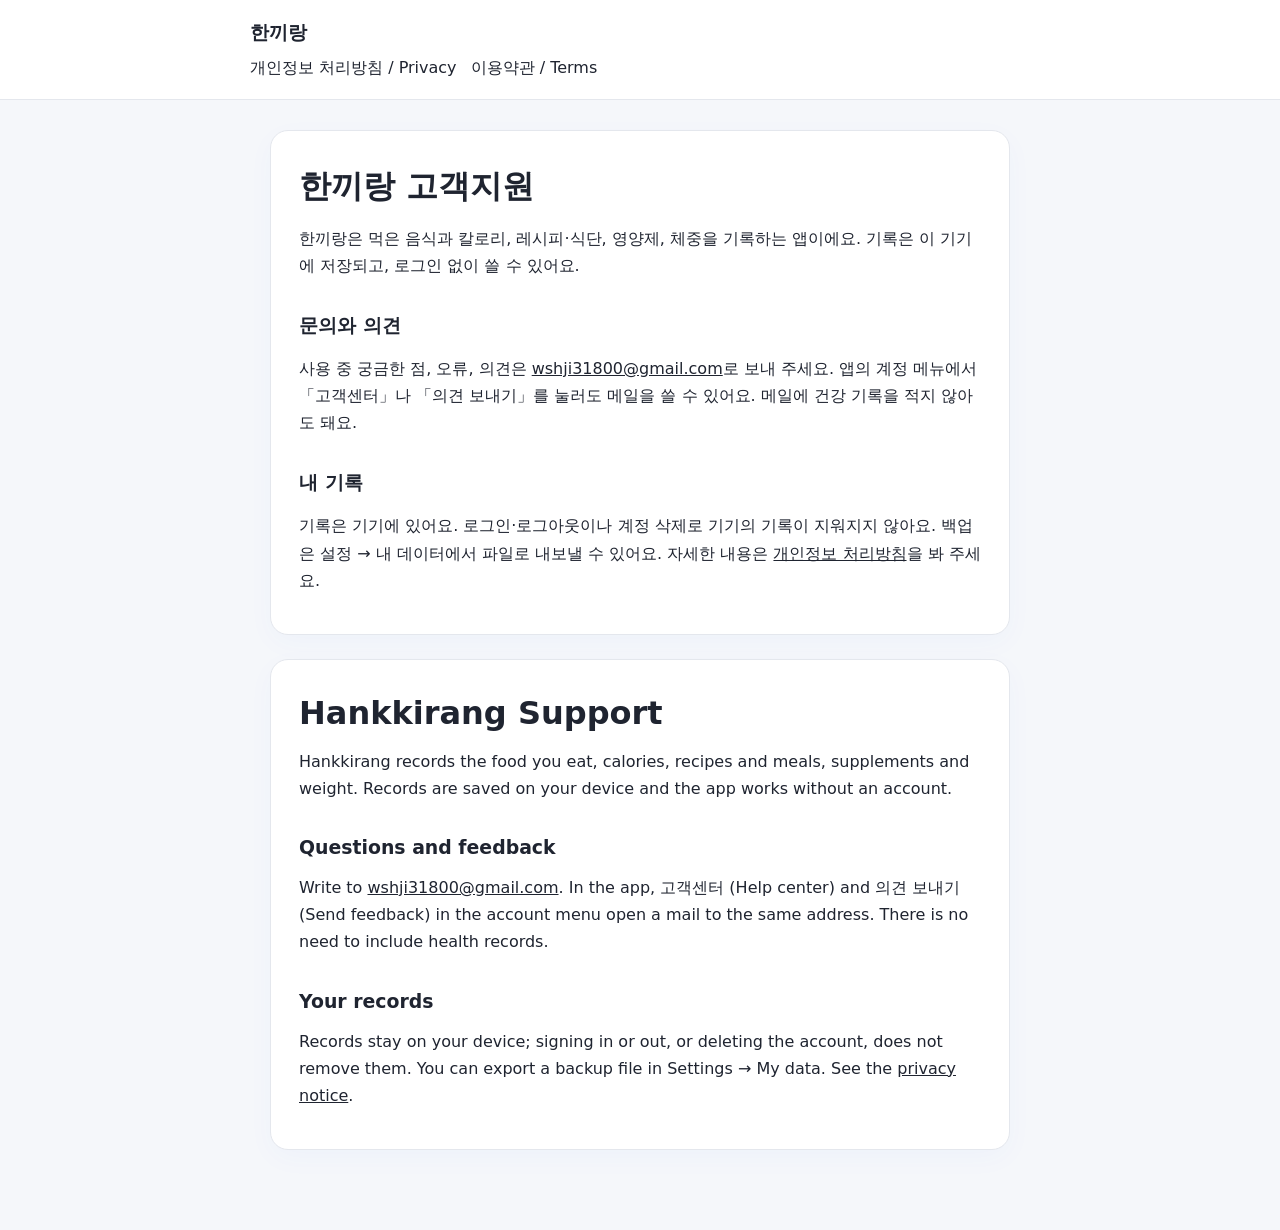
<file: index.html>
<!doctype html><html lang="ko"><head><meta charset="utf-8"><meta name="viewport" content="width=device-width,initial-scale=1"><title>한끼랑 고객지원 | Support</title><link rel="stylesheet" href="tokens.css"><link rel="stylesheet" href="legal.css"></head><body><header><strong>한끼랑</strong><nav aria-label="안내"><a href="privacy.html">개인정보 처리방침 / Privacy</a><a href="terms.html">이용약관 / Terms</a></nav></header><main>
<article id="ko" lang="ko"><h1>한끼랑 고객지원</h1><p>한끼랑은 먹은 음식과 칼로리, 레시피·식단, 영양제, 체중을 기록하는 앱이에요. 기록은 이 기기에 저장되고, 로그인 없이 쓸 수 있어요.</p><h2>문의와 의견</h2><p>사용 중 궁금한 점, 오류, 의견은 <a href="mailto:wshji31800@gmail.com">wshji31800@gmail.com</a>로 보내 주세요. 앱의 계정 메뉴에서 「고객센터」나 「의견 보내기」를 눌러도 메일을 쓸 수 있어요. 메일에 건강 기록을 적지 않아도 돼요.</p><h2>내 기록</h2><p>기록은 기기에 있어요. 로그인·로그아웃이나 계정 삭제로 기기의 기록이 지워지지 않아요. 백업은 설정 → 내 데이터에서 파일로 내보낼 수 있어요. 자세한 내용은 <a href="privacy.html">개인정보 처리방침</a>을 봐 주세요.</p></article>
<article id="en" lang="en"><h1>Hankkirang Support</h1><p>Hankkirang records the food you eat, calories, recipes and meals, supplements and weight. Records are saved on your device and the app works without an account.</p><h2>Questions and feedback</h2><p>Write to <a href="mailto:wshji31800@gmail.com">wshji31800@gmail.com</a>. In the app, 고객센터 (Help center) and 의견 보내기 (Send feedback) in the account menu open a mail to the same address. There is no need to include health records.</p><h2>Your records</h2><p>Records stay on your device; signing in or out, or deleting the account, does not remove them. You can export a backup file in Settings → My data. See the <a href="privacy.html">privacy notice</a>.</p></article>
</main></body></html>
</file>
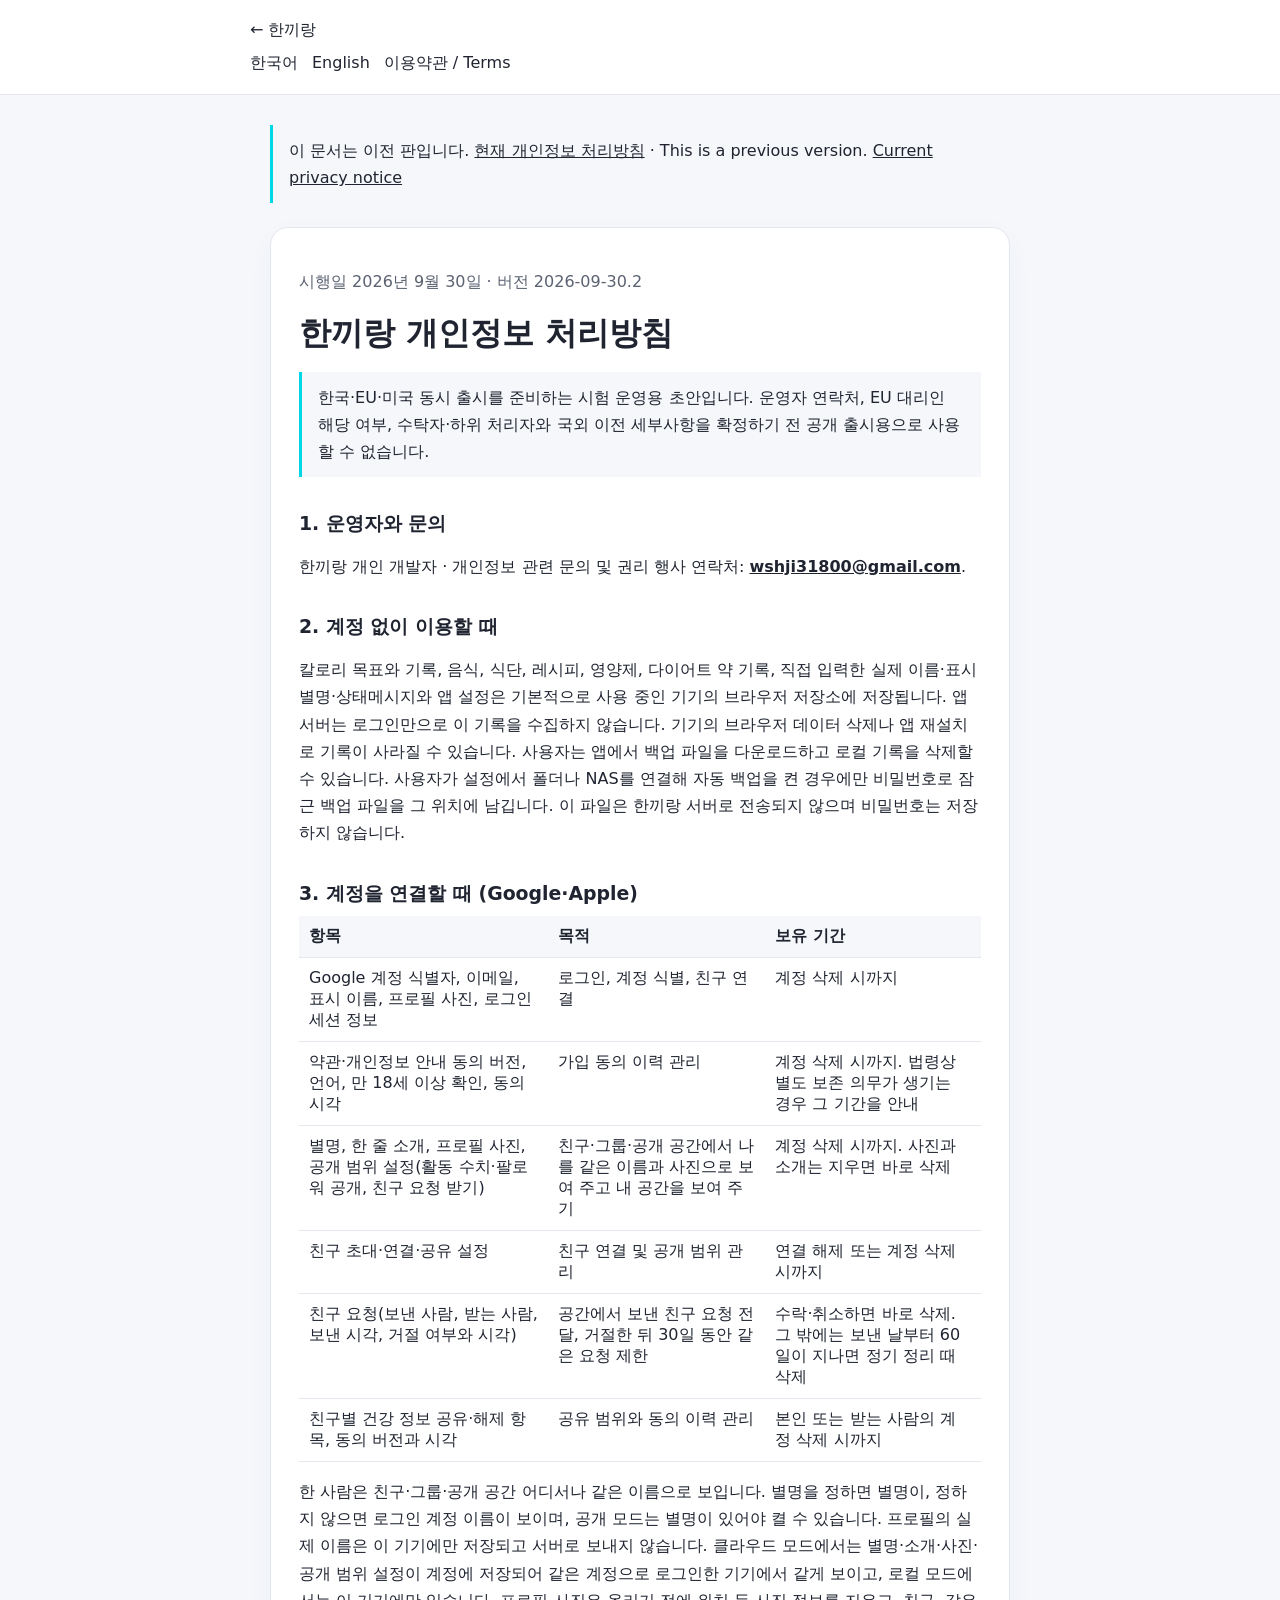
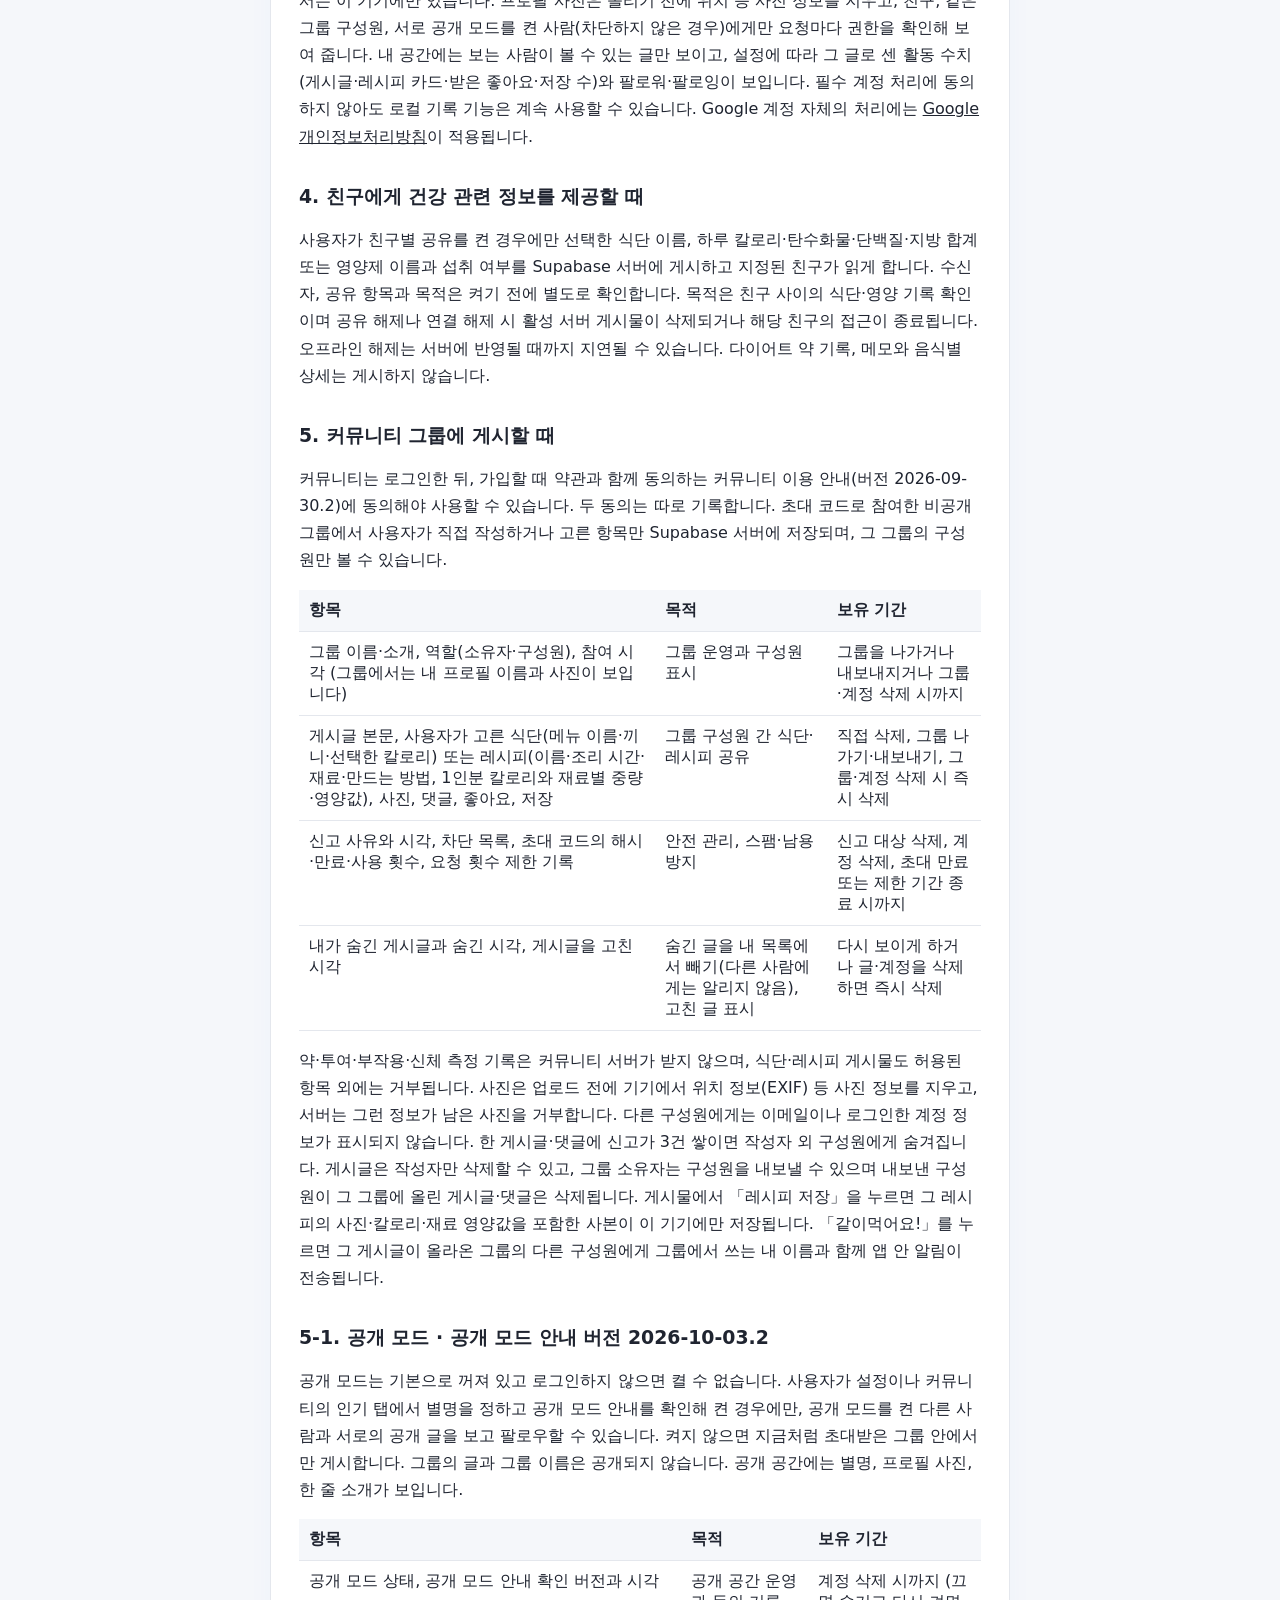
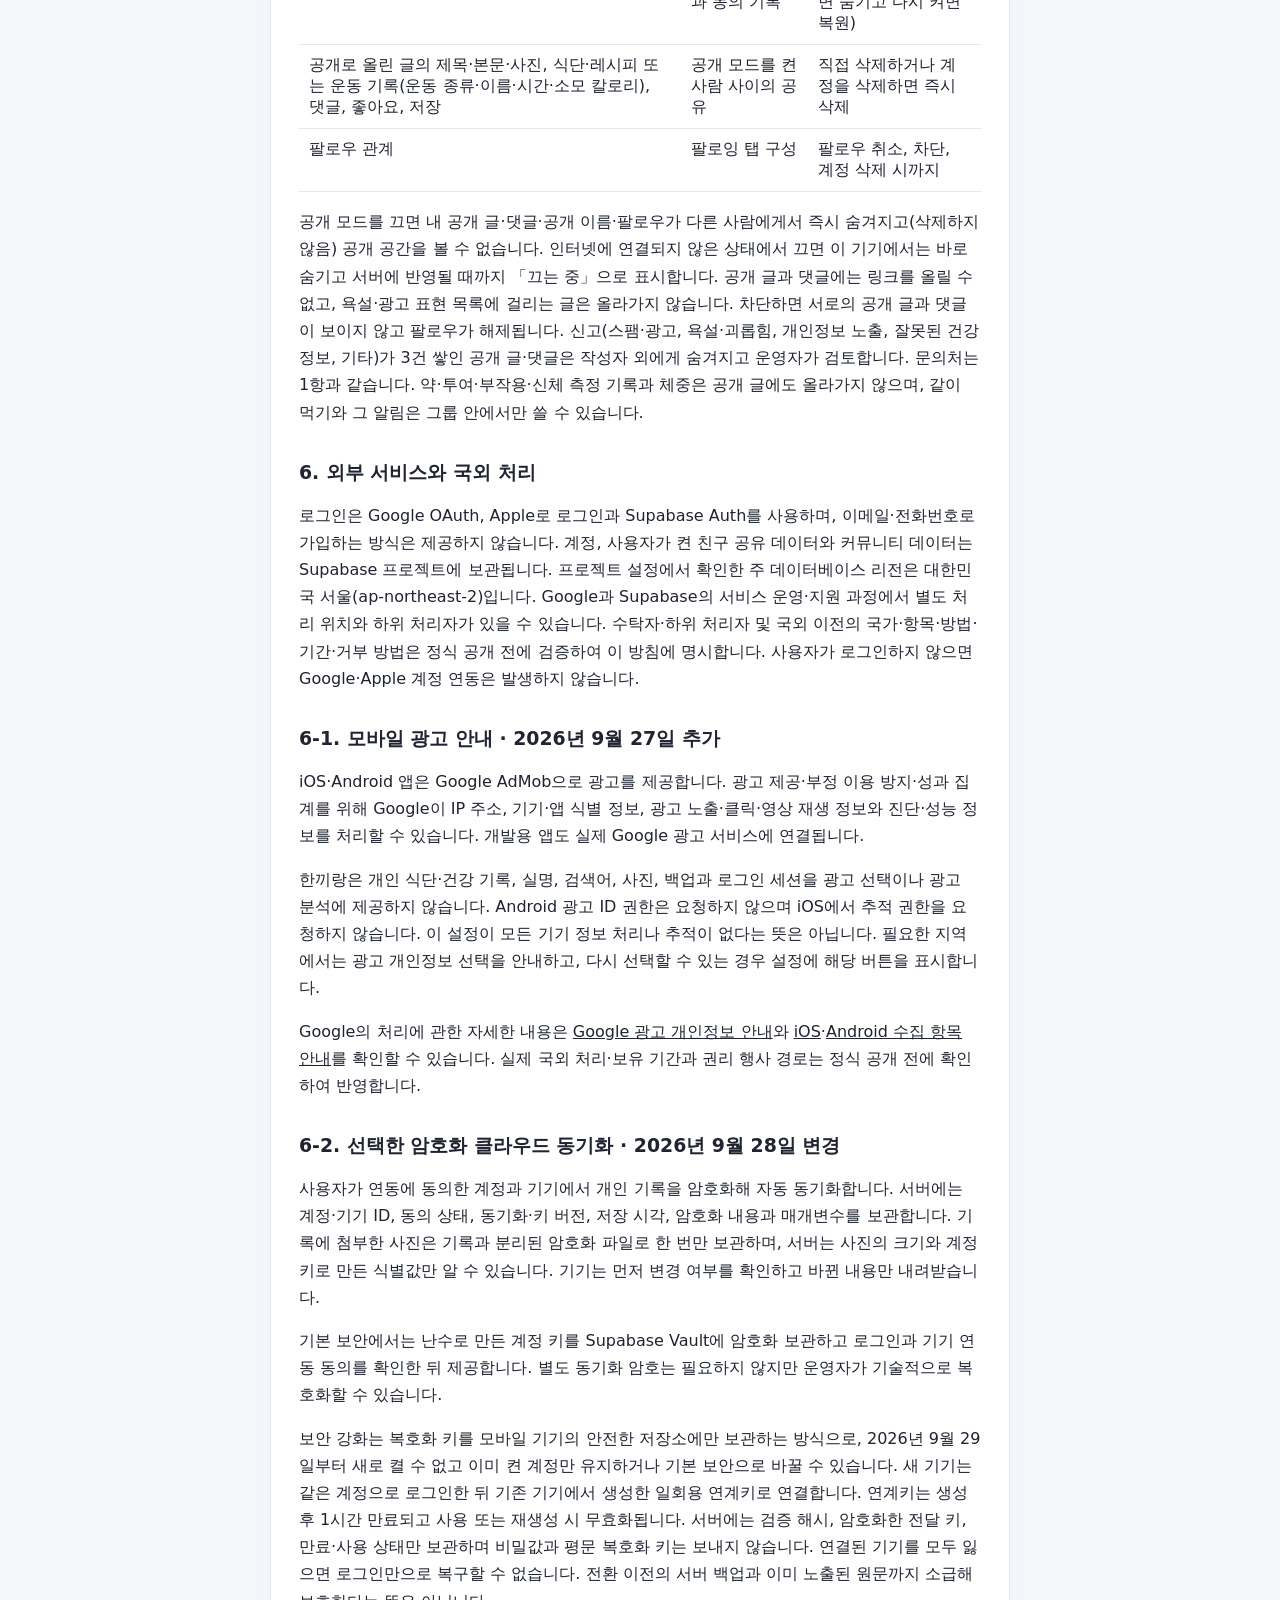
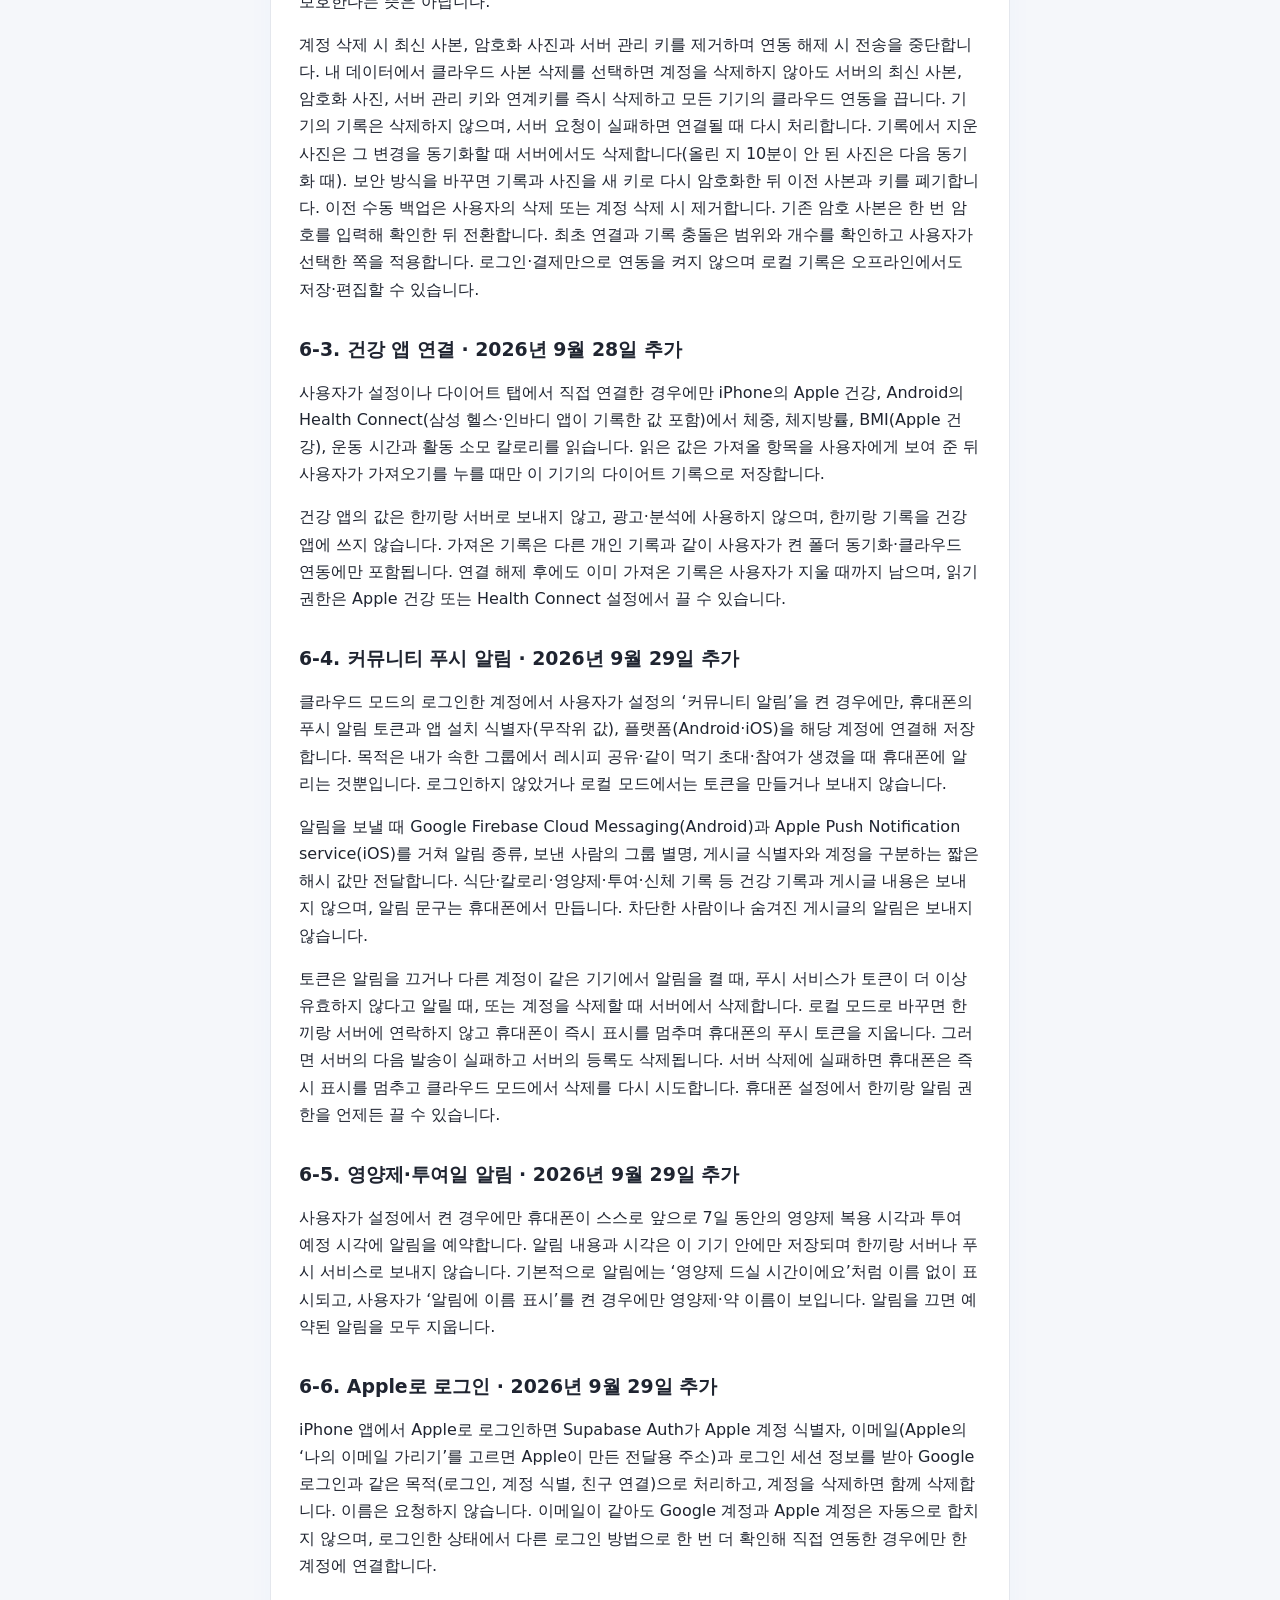
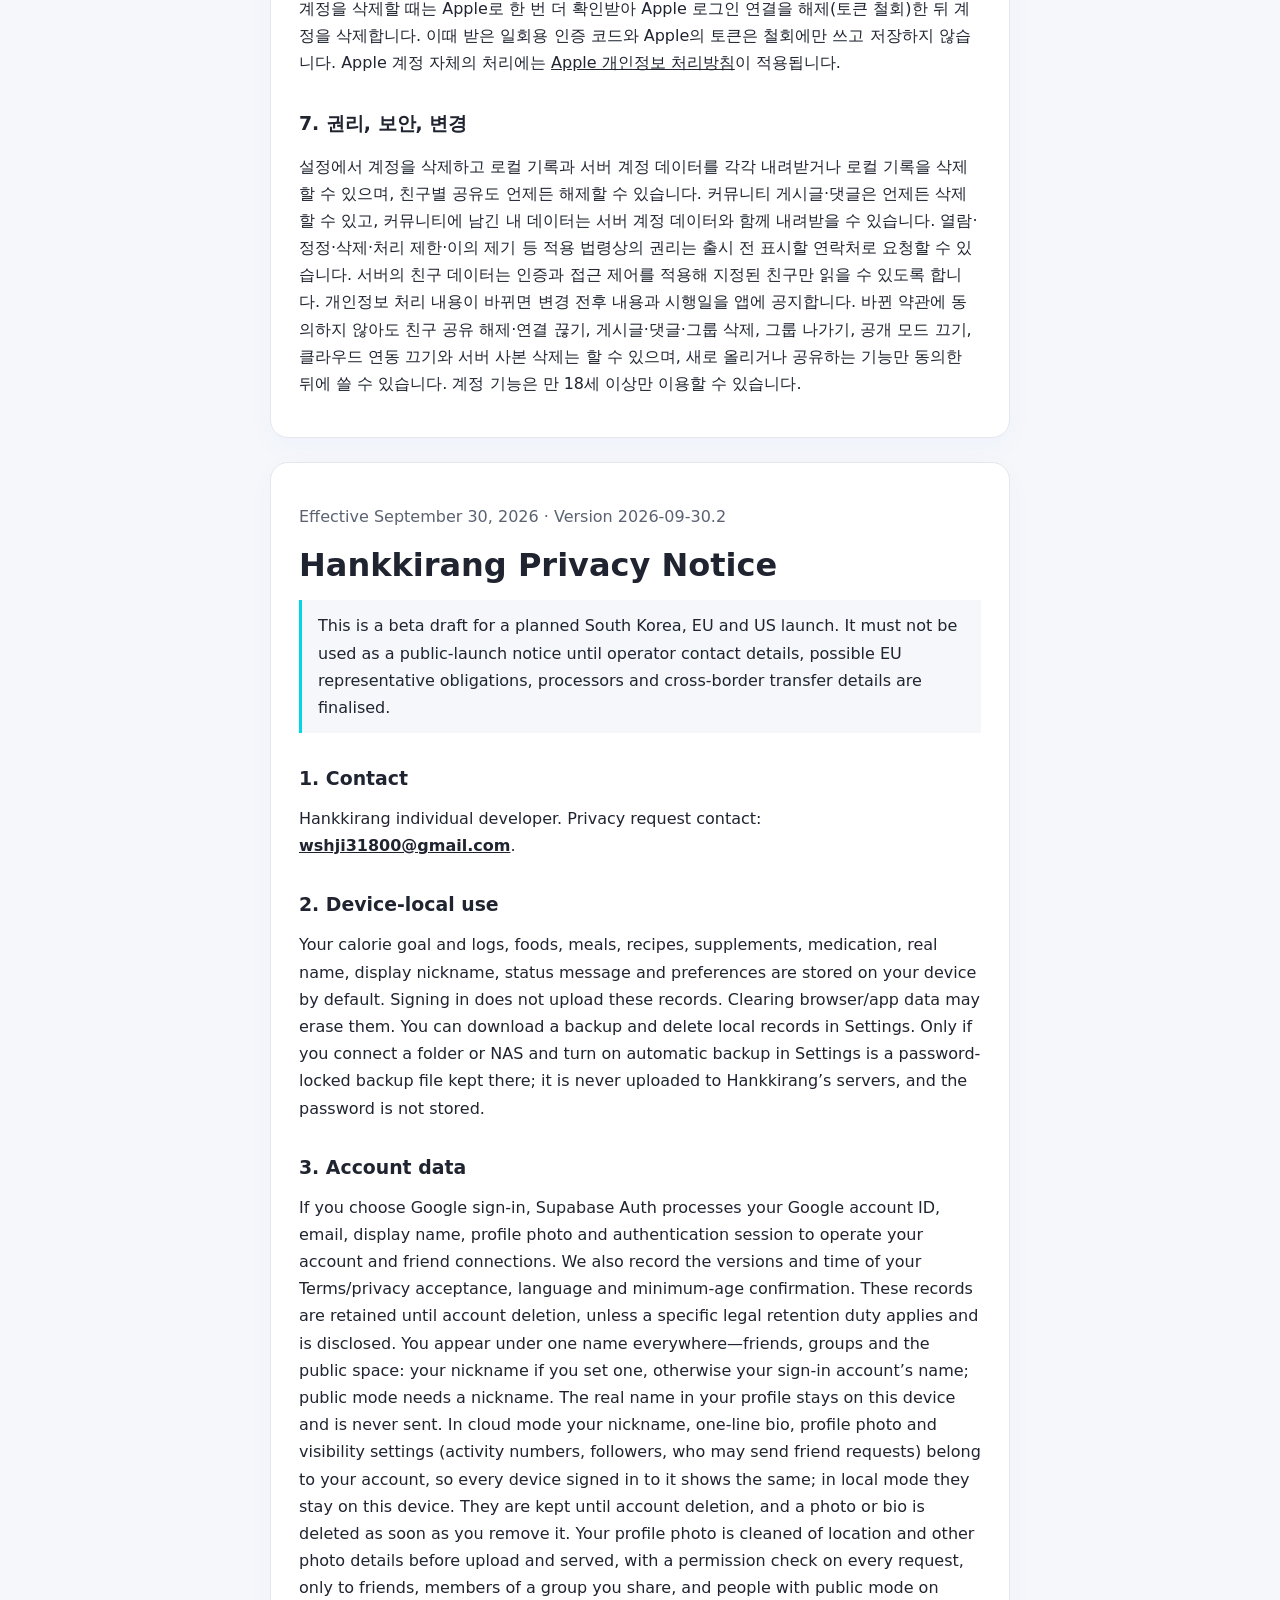
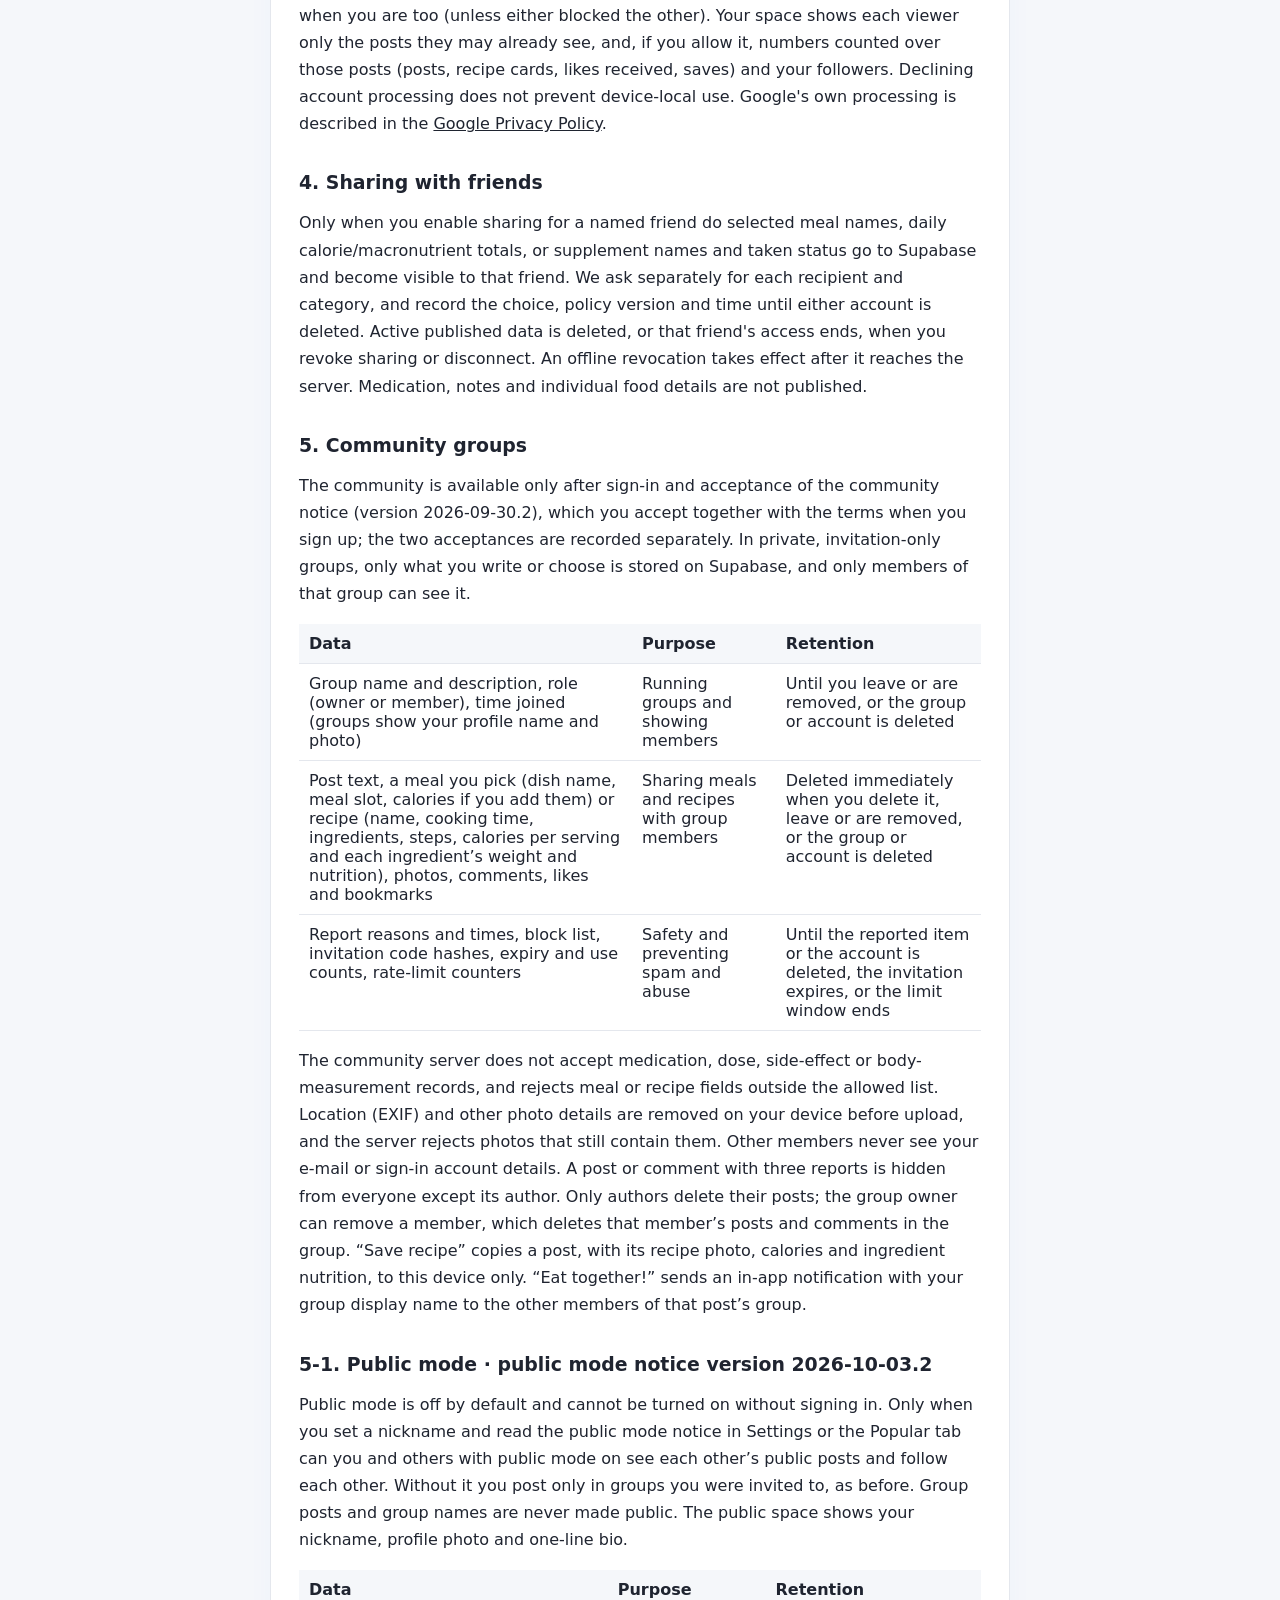
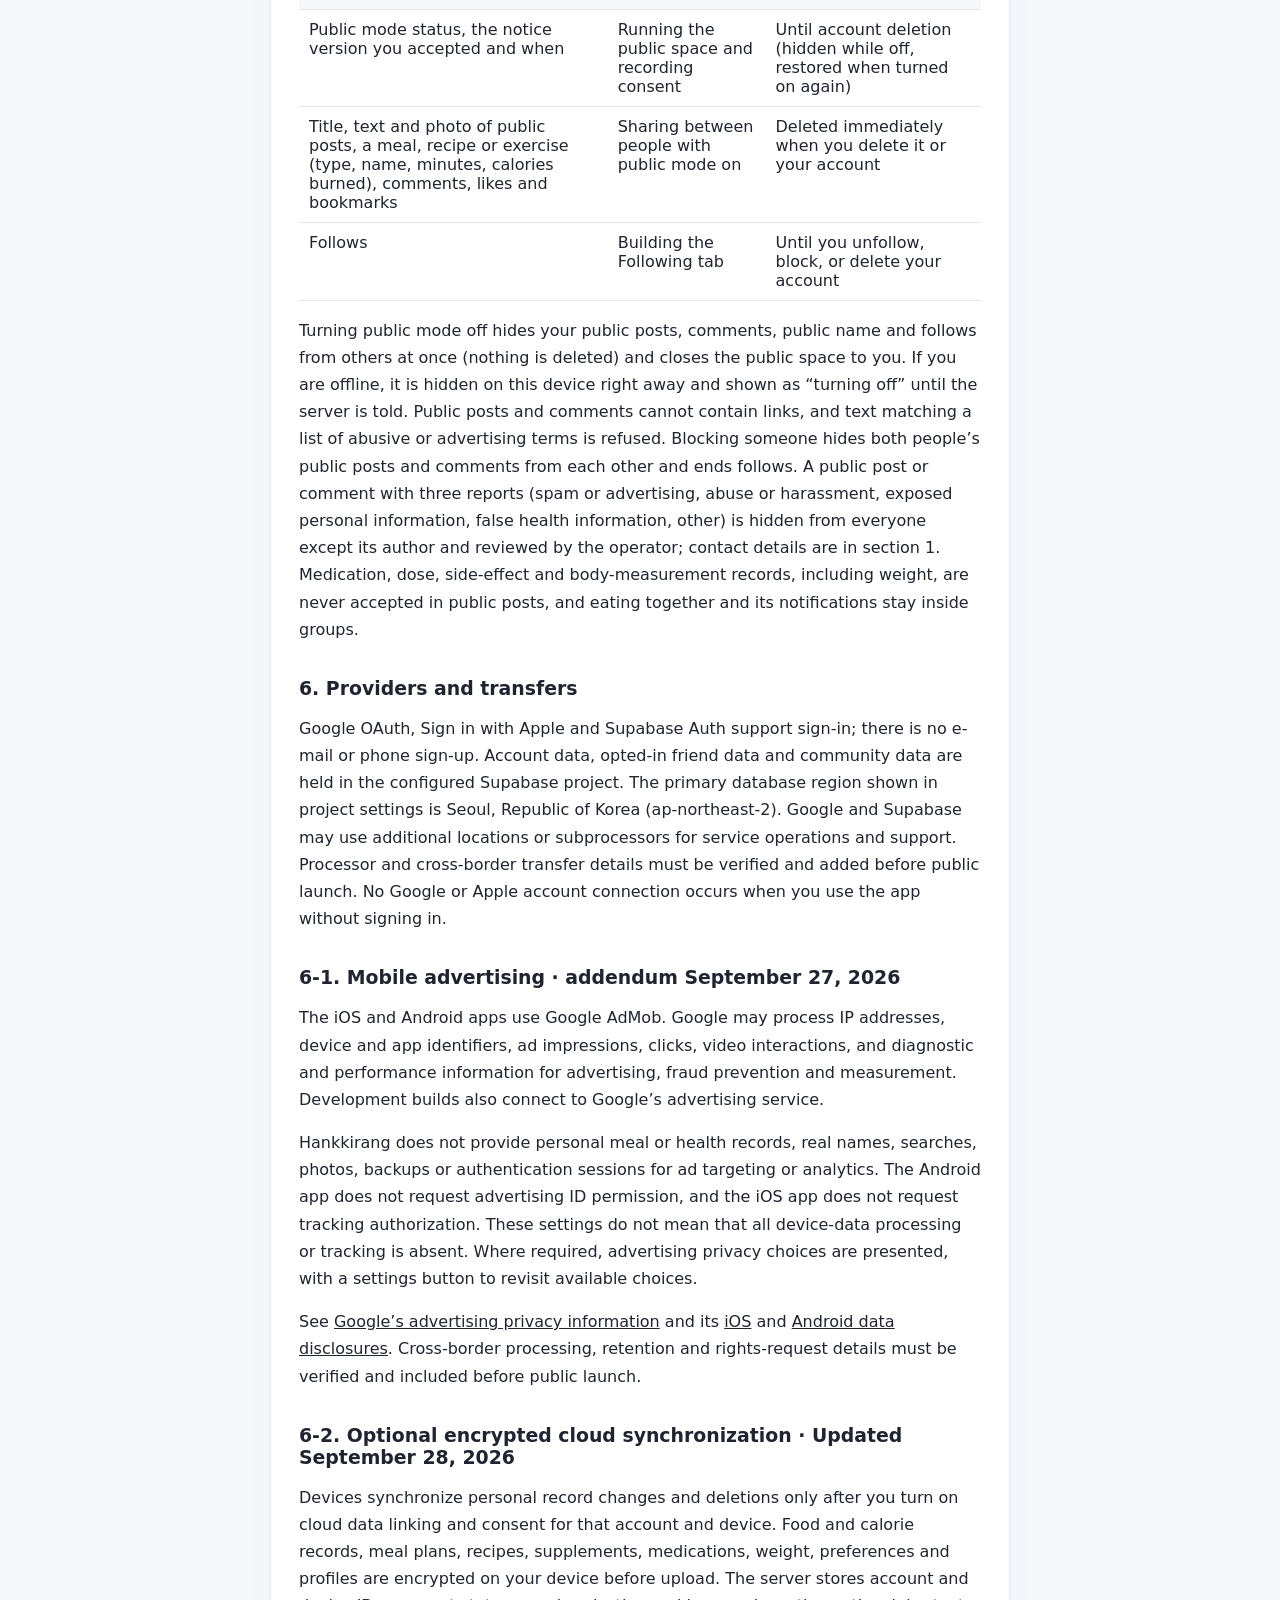
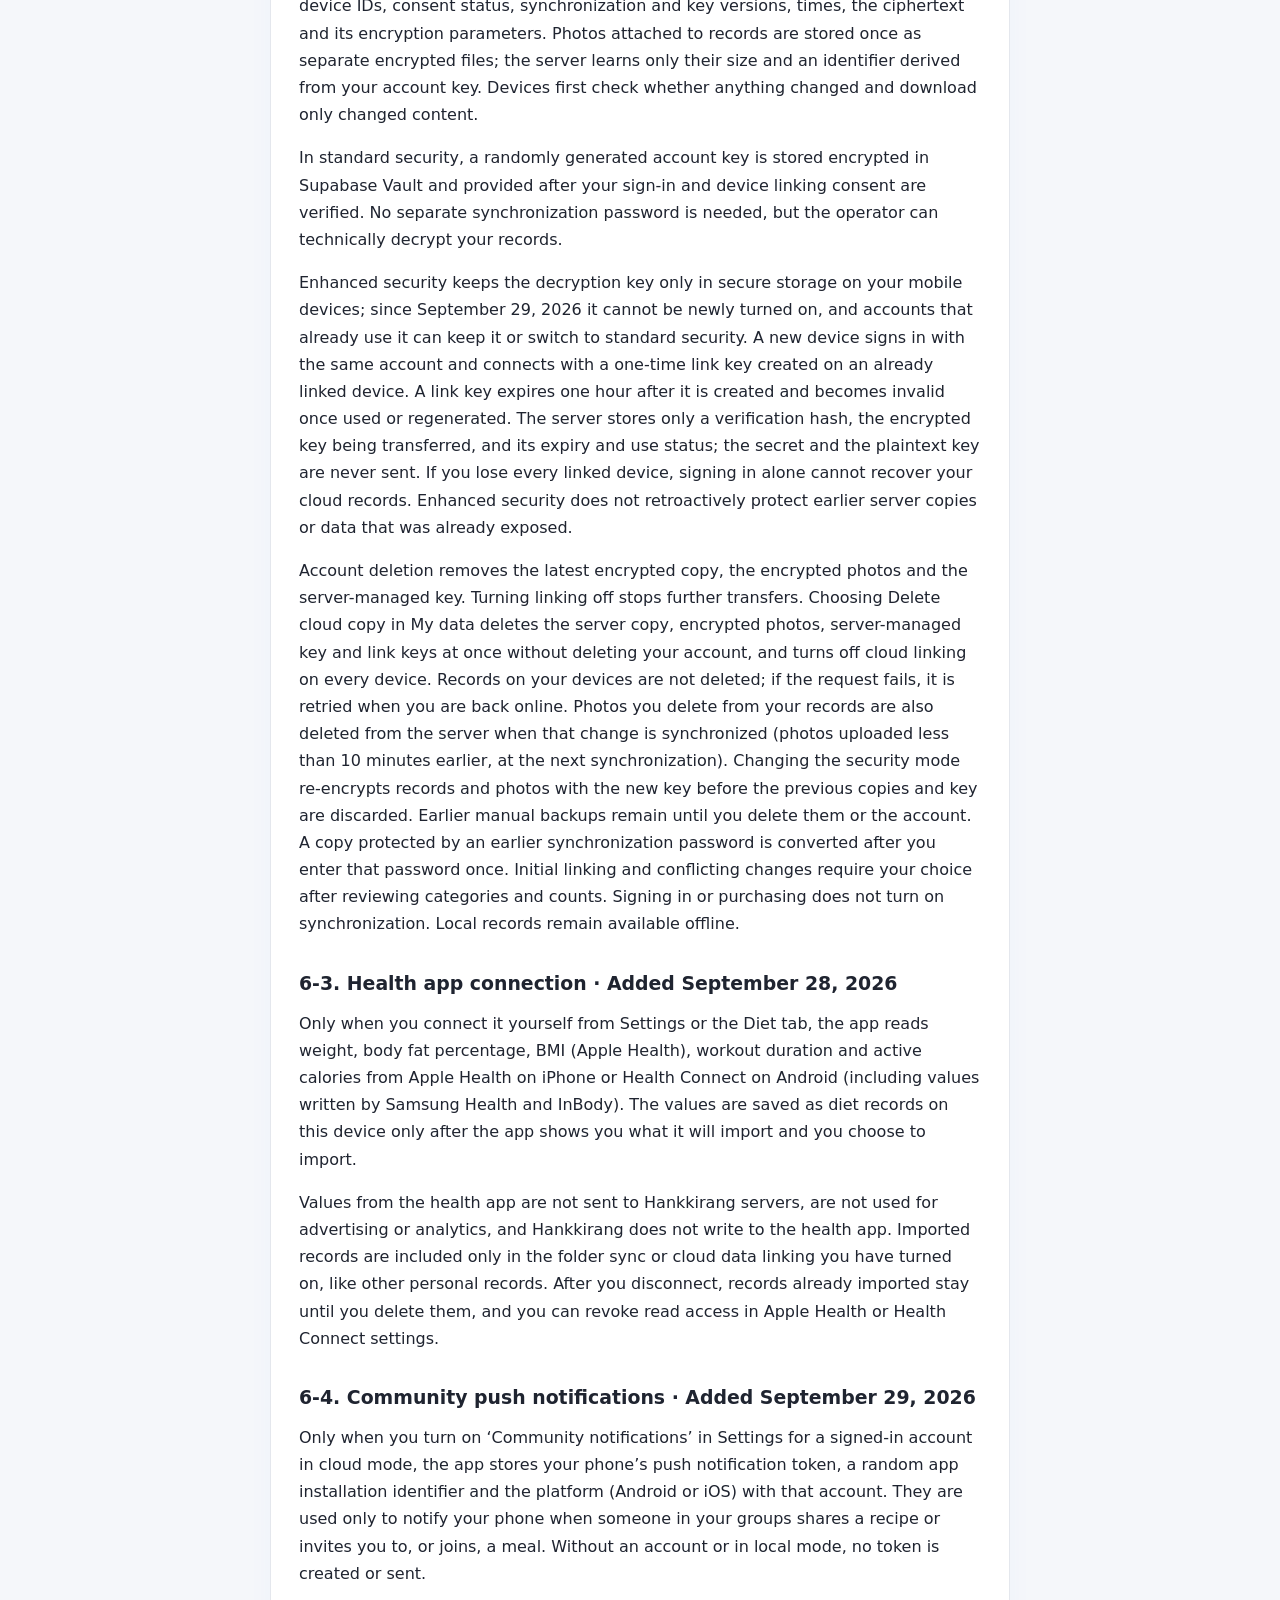
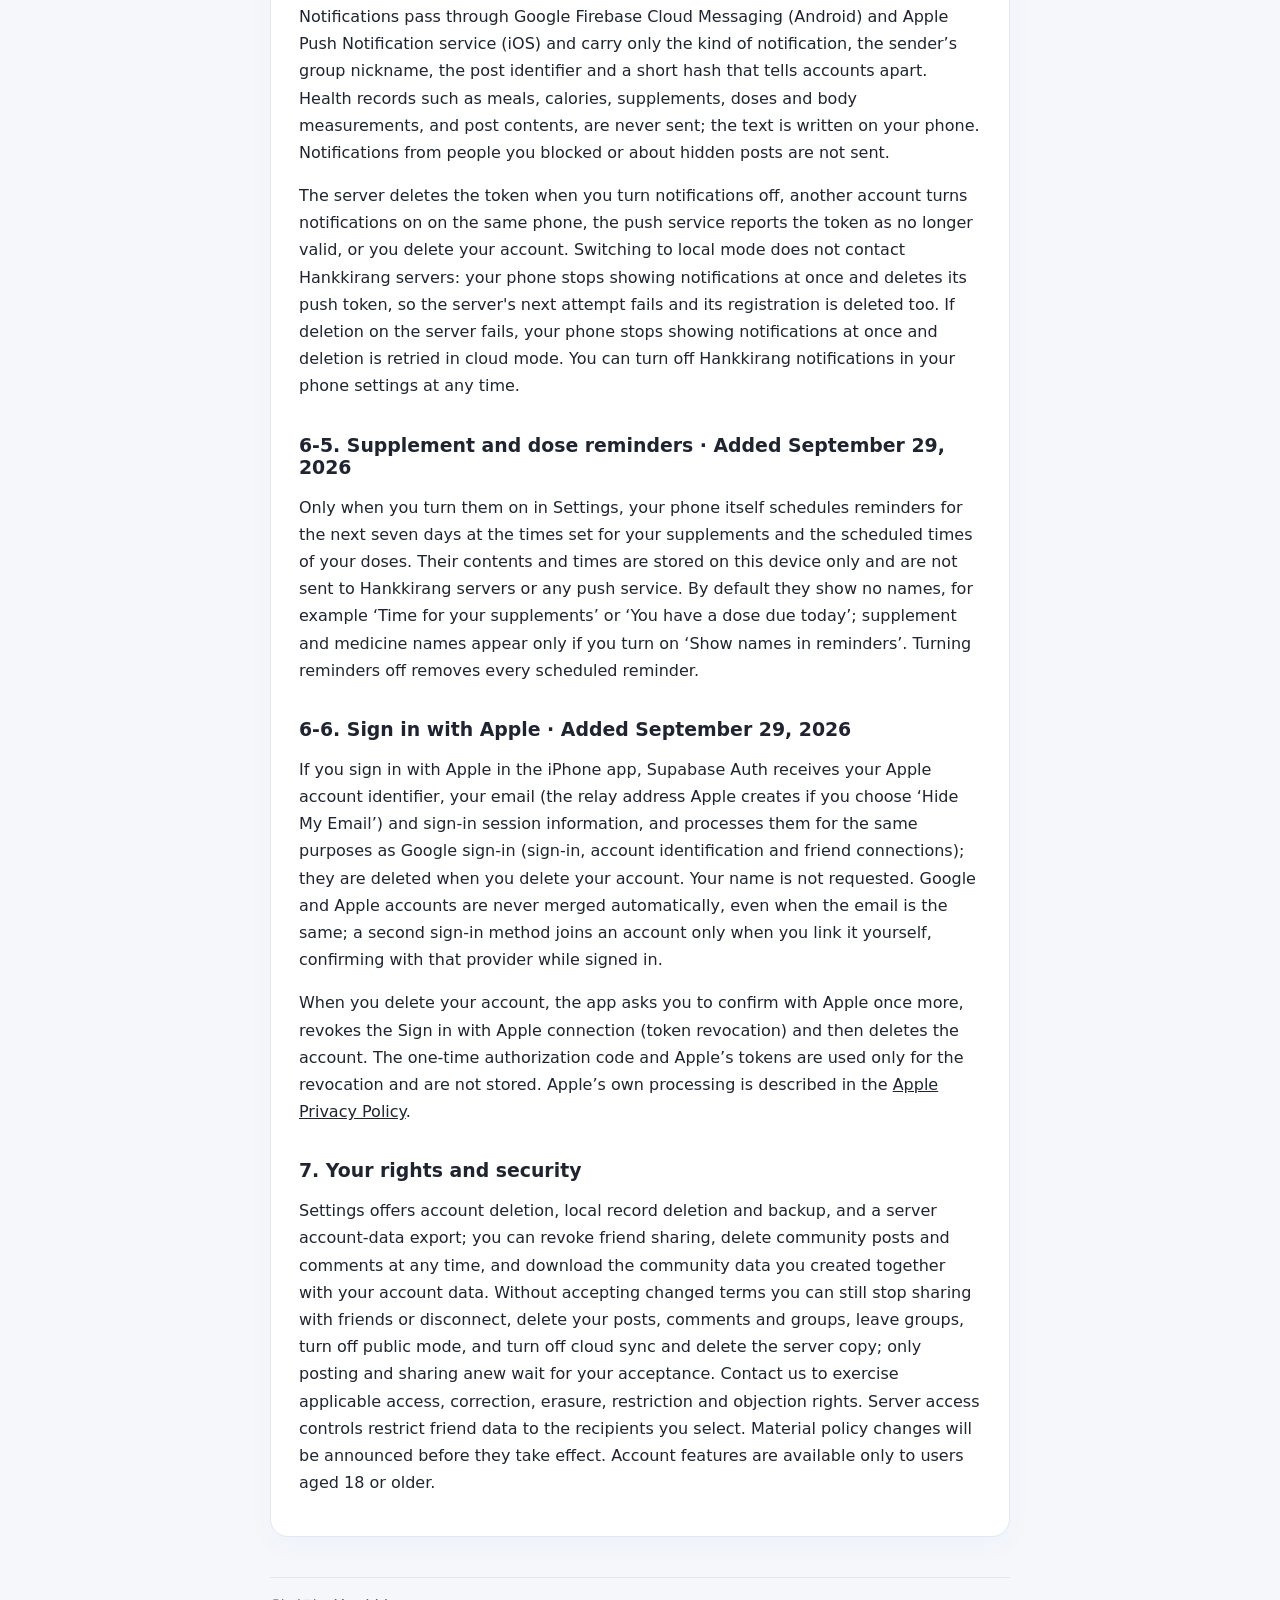
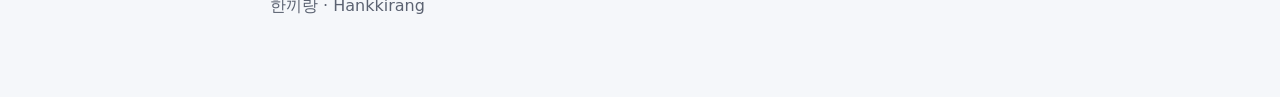
<file: privacy-2026-09-30.2.html>
<!doctype html><html lang="ko"><head><meta charset="utf-8"><meta name="viewport" content="width=device-width,initial-scale=1"><title>한끼랑 개인정보 처리방침 | Privacy Notice</title><link rel="stylesheet" href="tokens.css"><link rel="stylesheet" href="legal.css"></head><body><header><a href="index.html">← 한끼랑</a><nav aria-label="언어"><a href="#ko">한국어</a><a href="#en">English</a><a href="terms.html">이용약관 / Terms</a></nav></header><main><p class="note">이 문서는 이전 판입니다. <a href="privacy.html">현재 개인정보 처리방침</a> · This is a previous version. <a href="privacy.html">Current privacy notice</a></p>
<article id="ko" lang="ko"><p class="meta">시행일 2026년 9월 30일 · 버전 2026-09-30.2</p><h1>한끼랑 개인정보 처리방침</h1><p class="note">한국·EU·미국 동시 출시를 준비하는 시험 운영용 초안입니다. 운영자 연락처, EU 대리인 해당 여부, 수탁자·하위 처리자와 국외 이전 세부사항을 확정하기 전 공개 출시용으로 사용할 수 없습니다.</p>
<h2>1. 운영자와 문의</h2><p>한끼랑 개인 개발자 · 개인정보 관련 문의 및 권리 행사 연락처: <strong><a href="mailto:wshji31800@gmail.com">wshji31800@gmail.com</a></strong>.</p>
<h2>2. 계정 없이 이용할 때</h2><p>칼로리 목표와 기록, 음식, 식단, 레시피, 영양제, 다이어트 약 기록, 직접 입력한 실제 이름·표시 별명·상태메시지와 앱 설정은 기본적으로 사용 중인 기기의 브라우저 저장소에 저장됩니다. 앱 서버는 로그인만으로 이 기록을 수집하지 않습니다. 기기의 브라우저 데이터 삭제나 앱 재설치로 기록이 사라질 수 있습니다. 사용자는 앱에서 백업 파일을 다운로드하고 로컬 기록을 삭제할 수 있습니다. 사용자가 설정에서 폴더나 NAS를 연결해 자동 백업을 켠 경우에만 비밀번호로 잠근 백업 파일을 그 위치에 남깁니다. 이 파일은 한끼랑 서버로 전송되지 않으며 비밀번호는 저장하지 않습니다.</p>
<h2>3. 계정을 연결할 때 (Google·Apple)</h2><div class="table-wrap"><table><thead><tr><th>항목</th><th>목적</th><th>보유 기간</th></tr></thead><tbody><tr><td>Google 계정 식별자, 이메일, 표시 이름, 프로필 사진, 로그인 세션 정보</td><td>로그인, 계정 식별, 친구 연결</td><td>계정 삭제 시까지</td></tr><tr><td>약관·개인정보 안내 동의 버전, 언어, 만 18세 이상 확인, 동의 시각</td><td>가입 동의 이력 관리</td><td>계정 삭제 시까지. 법령상 별도 보존 의무가 생기는 경우 그 기간을 안내</td></tr><tr><td>별명, 한 줄 소개, 프로필 사진, 공개 범위 설정(활동 수치·팔로워 공개, 친구 요청 받기)</td><td>친구·그룹·공개 공간에서 나를 같은 이름과 사진으로 보여 주고 내 공간을 보여 주기</td><td>계정 삭제 시까지. 사진과 소개는 지우면 바로 삭제</td></tr><tr><td>친구 초대·연결·공유 설정</td><td>친구 연결 및 공개 범위 관리</td><td>연결 해제 또는 계정 삭제 시까지</td></tr><tr><td>친구 요청(보낸 사람, 받는 사람, 보낸 시각, 거절 여부와 시각)</td><td>공간에서 보낸 친구 요청 전달, 거절한 뒤 30일 동안 같은 요청 제한</td><td>수락·취소하면 바로 삭제. 그 밖에는 보낸 날부터 60일이 지나면 정기 정리 때 삭제</td></tr><tr><td>친구별 건강 정보 공유·해제 항목, 동의 버전과 시각</td><td>공유 범위와 동의 이력 관리</td><td>본인 또는 받는 사람의 계정 삭제 시까지</td></tr></tbody></table></div><p>한 사람은 친구·그룹·공개 공간 어디서나 같은 이름으로 보입니다. 별명을 정하면 별명이, 정하지 않으면 로그인 계정 이름이 보이며, 공개 모드는 별명이 있어야 켤 수 있습니다. 프로필의 실제 이름은 이 기기에만 저장되고 서버로 보내지 않습니다. 클라우드 모드에서는 별명·소개·사진·공개 범위 설정이 계정에 저장되어 같은 계정으로 로그인한 기기에서 같게 보이고, 로컬 모드에서는 이 기기에만 있습니다. 프로필 사진은 올리기 전에 위치 등 사진 정보를 지우고, 친구, 같은 그룹 구성원, 서로 공개 모드를 켠 사람(차단하지 않은 경우)에게만 요청마다 권한을 확인해 보여 줍니다. 내 공간에는 보는 사람이 볼 수 있는 글만 보이고, 설정에 따라 그 글로 센 활동 수치(게시글·레시피 카드·받은 좋아요·저장 수)와 팔로워·팔로잉이 보입니다. 필수 계정 처리에 동의하지 않아도 로컬 기록 기능은 계속 사용할 수 있습니다. Google 계정 자체의 처리에는 <a href="https://policies.google.com/privacy" target="_blank" rel="noopener">Google 개인정보처리방침</a>이 적용됩니다.</p>
<h2>4. 친구에게 건강 관련 정보를 제공할 때</h2><p>사용자가 친구별 공유를 켠 경우에만 선택한 식단 이름, 하루 칼로리·탄수화물·단백질·지방 합계 또는 영양제 이름과 섭취 여부를 Supabase 서버에 게시하고 지정된 친구가 읽게 합니다. 수신자, 공유 항목과 목적은 켜기 전에 별도로 확인합니다. 목적은 친구 사이의 식단·영양 기록 확인이며 공유 해제나 연결 해제 시 활성 서버 게시물이 삭제되거나 해당 친구의 접근이 종료됩니다. 오프라인 해제는 서버에 반영될 때까지 지연될 수 있습니다. 다이어트 약 기록, 메모와 음식별 상세는 게시하지 않습니다.</p>
<h2>5. 커뮤니티 그룹에 게시할 때</h2><p>커뮤니티는 로그인한 뒤, 가입할 때 약관과 함께 동의하는 커뮤니티 이용 안내(버전 2026-09-30.2)에 동의해야 사용할 수 있습니다. 두 동의는 따로 기록합니다. 초대 코드로 참여한 비공개 그룹에서 사용자가 직접 작성하거나 고른 항목만 Supabase 서버에 저장되며, 그 그룹의 구성원만 볼 수 있습니다.</p><div class="table-wrap"><table><thead><tr><th>항목</th><th>목적</th><th>보유 기간</th></tr></thead><tbody><tr><td>그룹 이름·소개, 역할(소유자·구성원), 참여 시각 (그룹에서는 내 프로필 이름과 사진이 보입니다)</td><td>그룹 운영과 구성원 표시</td><td>그룹을 나가거나 내보내지거나 그룹·계정 삭제 시까지</td></tr><tr><td>게시글 본문, 사용자가 고른 식단(메뉴 이름·끼니·선택한 칼로리) 또는 레시피(이름·조리 시간·재료·만드는 방법, 1인분 칼로리와 재료별 중량·영양값), 사진, 댓글, 좋아요, 저장</td><td>그룹 구성원 간 식단·레시피 공유</td><td>직접 삭제, 그룹 나가기·내보내기, 그룹·계정 삭제 시 즉시 삭제</td></tr><tr><td>신고 사유와 시각, 차단 목록, 초대 코드의 해시·만료·사용 횟수, 요청 횟수 제한 기록</td><td>안전 관리, 스팸·남용 방지</td><td>신고 대상 삭제, 계정 삭제, 초대 만료 또는 제한 기간 종료 시까지</td></tr><tr><td>내가 숨긴 게시글과 숨긴 시각, 게시글을 고친 시각</td><td>숨긴 글을 내 목록에서 빼기(다른 사람에게는 알리지 않음), 고친 글 표시</td><td>다시 보이게 하거나 글·계정을 삭제하면 즉시 삭제</td></tr></tbody></table></div><p>약·투여·부작용·신체 측정 기록은 커뮤니티 서버가 받지 않으며, 식단·레시피 게시물도 허용된 항목 외에는 거부됩니다. 사진은 업로드 전에 기기에서 위치 정보(EXIF) 등 사진 정보를 지우고, 서버는 그런 정보가 남은 사진을 거부합니다. 다른 구성원에게는 이메일이나 로그인한 계정 정보가 표시되지 않습니다. 한 게시글·댓글에 신고가 3건 쌓이면 작성자 외 구성원에게 숨겨집니다. 게시글은 작성자만 삭제할 수 있고, 그룹 소유자는 구성원을 내보낼 수 있으며 내보낸 구성원이 그 그룹에 올린 게시글·댓글은 삭제됩니다. 게시물에서 「레시피 저장」을 누르면 그 레시피의 사진·칼로리·재료 영양값을 포함한 사본이 이 기기에만 저장됩니다. 「같이먹어요!」를 누르면 그 게시글이 올라온 그룹의 다른 구성원에게 그룹에서 쓰는 내 이름과 함께 앱 안 알림이 전송됩니다.</p><h2>5-1. 공개 모드 · 공개 모드 안내 버전 2026-10-03.2</h2><p>공개 모드는 기본으로 꺼져 있고 로그인하지 않으면 켤 수 없습니다. 사용자가 설정이나 커뮤니티의 인기 탭에서 별명을 정하고 공개 모드 안내를 확인해 켠 경우에만, 공개 모드를 켠 다른 사람과 서로의 공개 글을 보고 팔로우할 수 있습니다. 켜지 않으면 지금처럼 초대받은 그룹 안에서만 게시합니다. 그룹의 글과 그룹 이름은 공개되지 않습니다. 공개 공간에는 별명, 프로필 사진, 한 줄 소개가 보입니다.</p><div class="table-wrap"><table><thead><tr><th>항목</th><th>목적</th><th>보유 기간</th></tr></thead><tbody><tr><td>공개 모드 상태, 공개 모드 안내 확인 버전과 시각</td><td>공개 공간 운영과 동의 기록</td><td>계정 삭제 시까지 (끄면 숨기고 다시 켜면 복원)</td></tr><tr><td>공개로 올린 글의 제목·본문·사진, 식단·레시피 또는 운동 기록(운동 종류·이름·시간·소모 칼로리), 댓글, 좋아요, 저장</td><td>공개 모드를 켠 사람 사이의 공유</td><td>직접 삭제하거나 계정을 삭제하면 즉시 삭제</td></tr><tr><td>팔로우 관계</td><td>팔로잉 탭 구성</td><td>팔로우 취소, 차단, 계정 삭제 시까지</td></tr></tbody></table></div><p>공개 모드를 끄면 내 공개 글·댓글·공개 이름·팔로우가 다른 사람에게서 즉시 숨겨지고(삭제하지 않음) 공개 공간을 볼 수 없습니다. 인터넷에 연결되지 않은 상태에서 끄면 이 기기에서는 바로 숨기고 서버에 반영될 때까지 「끄는 중」으로 표시합니다. 공개 글과 댓글에는 링크를 올릴 수 없고, 욕설·광고 표현 목록에 걸리는 글은 올라가지 않습니다. 차단하면 서로의 공개 글과 댓글이 보이지 않고 팔로우가 해제됩니다. 신고(스팸·광고, 욕설·괴롭힘, 개인정보 노출, 잘못된 건강 정보, 기타)가 3건 쌓인 공개 글·댓글은 작성자 외에게 숨겨지고 운영자가 검토합니다. 문의처는 1항과 같습니다. 약·투여·부작용·신체 측정 기록과 체중은 공개 글에도 올라가지 않으며, 같이 먹기와 그 알림은 그룹 안에서만 쓸 수 있습니다.</p><h2>6. 외부 서비스와 국외 처리</h2><p>로그인은 Google OAuth, Apple로 로그인과 Supabase Auth를 사용하며, 이메일·전화번호로 가입하는 방식은 제공하지 않습니다. 계정, 사용자가 켠 친구 공유 데이터와 커뮤니티 데이터는 Supabase 프로젝트에 보관됩니다. 프로젝트 설정에서 확인한 주 데이터베이스 리전은 대한민국 서울(ap-northeast-2)입니다. Google과 Supabase의 서비스 운영·지원 과정에서 별도 처리 위치와 하위 처리자가 있을 수 있습니다. 수탁자·하위 처리자 및 국외 이전의 국가·항목·방법·기간·거부 방법은 정식 공개 전에 검증하여 이 방침에 명시합니다. 사용자가 로그인하지 않으면 Google·Apple 계정 연동은 발생하지 않습니다.</p>
<h2>6-1. 모바일 광고 안내 · 2026년 9월 27일 추가</h2><p>iOS·Android 앱은 Google AdMob으로 광고를 제공합니다. 광고 제공·부정 이용 방지·성과 집계를 위해 Google이 IP 주소, 기기·앱 식별 정보, 광고 노출·클릭·영상 재생 정보와 진단·성능 정보를 처리할 수 있습니다. 개발용 앱도 실제 Google 광고 서비스에 연결됩니다.</p><p>한끼랑은 개인 식단·건강 기록, 실명, 검색어, 사진, 백업과 로그인 세션을 광고 선택이나 광고 분석에 제공하지 않습니다. Android 광고 ID 권한은 요청하지 않으며 iOS에서 추적 권한을 요청하지 않습니다. 이 설정이 모든 기기 정보 처리나 추적이 없다는 뜻은 아닙니다. 필요한 지역에서는 광고 개인정보 선택을 안내하고, 다시 선택할 수 있는 경우 설정에 해당 버튼을 표시합니다.</p><p>Google의 처리에 관한 자세한 내용은 <a href="https://policies.google.com/technologies/ads" rel="noopener noreferrer" target="_blank">Google 광고 개인정보 안내</a>와 <a href="https://developers.google.com/admob/ios/privacy/data-disclosure" rel="noopener noreferrer" target="_blank">iOS</a>·<a href="https://developers.google.com/admob/android/privacy/play-data-disclosure" rel="noopener noreferrer" target="_blank">Android 수집 항목 안내</a>를 확인할 수 있습니다. 실제 국외 처리·보유 기간과 권리 행사 경로는 정식 공개 전에 확인하여 반영합니다.</p><h2>6-2. 선택한 암호화 클라우드 동기화 · 2026년 9월 28일 변경</h2><p>사용자가 연동에 동의한 계정과 기기에서 개인 기록을 암호화해 자동 동기화합니다. 서버에는 계정·기기 ID, 동의 상태, 동기화·키 버전, 저장 시각, 암호화 내용과 매개변수를 보관합니다. 기록에 첨부한 사진은 기록과 분리된 암호화 파일로 한 번만 보관하며, 서버는 사진의 크기와 계정 키로 만든 식별값만 알 수 있습니다. 기기는 먼저 변경 여부를 확인하고 바뀐 내용만 내려받습니다.</p><p>기본 보안에서는 난수로 만든 계정 키를 Supabase Vault에 암호화 보관하고 로그인과 기기 연동 동의를 확인한 뒤 제공합니다. 별도 동기화 암호는 필요하지 않지만 운영자가 기술적으로 복호화할 수 있습니다.</p><p>보안 강화는 복호화 키를 모바일 기기의 안전한 저장소에만 보관하는 방식으로, 2026년 9월 29일부터 새로 켤 수 없고 이미 켠 계정만 유지하거나 기본 보안으로 바꿀 수 있습니다. 새 기기는 같은 계정으로 로그인한 뒤 기존 기기에서 생성한 일회용 연계키로 연결합니다. 연계키는 생성 후 1시간 만료되고 사용 또는 재생성 시 무효화됩니다. 서버에는 검증 해시, 암호화한 전달 키, 만료·사용 상태만 보관하며 비밀값과 평문 복호화 키는 보내지 않습니다. 연결된 기기를 모두 잃으면 로그인만으로 복구할 수 없습니다. 전환 이전의 서버 백업과 이미 노출된 원문까지 소급해 보호한다는 뜻은 아닙니다.</p><p>계정 삭제 시 최신 사본, 암호화 사진과 서버 관리 키를 제거하며 연동 해제 시 전송을 중단합니다. 내 데이터에서 클라우드 사본 삭제를 선택하면 계정을 삭제하지 않아도 서버의 최신 사본, 암호화 사진, 서버 관리 키와 연계키를 즉시 삭제하고 모든 기기의 클라우드 연동을 끕니다. 기기의 기록은 삭제하지 않으며, 서버 요청이 실패하면 연결될 때 다시 처리합니다. 기록에서 지운 사진은 그 변경을 동기화할 때 서버에서도 삭제합니다(올린 지 10분이 안 된 사진은 다음 동기화 때). 보안 방식을 바꾸면 기록과 사진을 새 키로 다시 암호화한 뒤 이전 사본과 키를 폐기합니다. 이전 수동 백업은 사용자의 삭제 또는 계정 삭제 시 제거합니다. 기존 암호 사본은 한 번 암호를 입력해 확인한 뒤 전환합니다. 최초 연결과 기록 충돌은 범위와 개수를 확인하고 사용자가 선택한 쪽을 적용합니다. 로그인·결제만으로 연동을 켜지 않으며 로컬 기록은 오프라인에서도 저장·편집할 수 있습니다.</p>
<h2>6-3. 건강 앱 연결 · 2026년 9월 28일 추가</h2><p>사용자가 설정이나 다이어트 탭에서 직접 연결한 경우에만 iPhone의 Apple 건강, Android의 Health Connect(삼성 헬스·인바디 앱이 기록한 값 포함)에서 체중, 체지방률, BMI(Apple 건강), 운동 시간과 활동 소모 칼로리를 읽습니다. 읽은 값은 가져올 항목을 사용자에게 보여 준 뒤 사용자가 가져오기를 누를 때만 이 기기의 다이어트 기록으로 저장합니다.</p><p>건강 앱의 값은 한끼랑 서버로 보내지 않고, 광고·분석에 사용하지 않으며, 한끼랑 기록을 건강 앱에 쓰지 않습니다. 가져온 기록은 다른 개인 기록과 같이 사용자가 켠 폴더 동기화·클라우드 연동에만 포함됩니다. 연결 해제 후에도 이미 가져온 기록은 사용자가 지울 때까지 남으며, 읽기 권한은 Apple 건강 또는 Health Connect 설정에서 끌 수 있습니다.</p><h2>6-4. 커뮤니티 푸시 알림 · 2026년 9월 29일 추가</h2><p>클라우드 모드의 로그인한 계정에서 사용자가 설정의 ‘커뮤니티 알림’을 켠 경우에만, 휴대폰의 푸시 알림 토큰과 앱 설치 식별자(무작위 값), 플랫폼(Android·iOS)을 해당 계정에 연결해 저장합니다. 목적은 내가 속한 그룹에서 레시피 공유·같이 먹기 초대·참여가 생겼을 때 휴대폰에 알리는 것뿐입니다. 로그인하지 않았거나 로컬 모드에서는 토큰을 만들거나 보내지 않습니다.</p><p>알림을 보낼 때 Google Firebase Cloud Messaging(Android)과 Apple Push Notification service(iOS)를 거쳐 알림 종류, 보낸 사람의 그룹 별명, 게시글 식별자와 계정을 구분하는 짧은 해시 값만 전달합니다. 식단·칼로리·영양제·투여·신체 기록 등 건강 기록과 게시글 내용은 보내지 않으며, 알림 문구는 휴대폰에서 만듭니다. 차단한 사람이나 숨겨진 게시글의 알림은 보내지 않습니다.</p><p>토큰은 알림을 끄거나 다른 계정이 같은 기기에서 알림을 켤 때, 푸시 서비스가 토큰이 더 이상 유효하지 않다고 알릴 때, 또는 계정을 삭제할 때 서버에서 삭제합니다. 로컬 모드로 바꾸면 한끼랑 서버에 연락하지 않고 휴대폰이 즉시 표시를 멈추며 휴대폰의 푸시 토큰을 지웁니다. 그러면 서버의 다음 발송이 실패하고 서버의 등록도 삭제됩니다. 서버 삭제에 실패하면 휴대폰은 즉시 표시를 멈추고 클라우드 모드에서 삭제를 다시 시도합니다. 휴대폰 설정에서 한끼랑 알림 권한을 언제든 끌 수 있습니다.</p><h2>6-5. 영양제·투여일 알림 · 2026년 9월 29일 추가</h2><p>사용자가 설정에서 켠 경우에만 휴대폰이 스스로 앞으로 7일 동안의 영양제 복용 시각과 투여 예정 시각에 알림을 예약합니다. 알림 내용과 시각은 이 기기 안에만 저장되며 한끼랑 서버나 푸시 서비스로 보내지 않습니다. 기본적으로 알림에는 ‘영양제 드실 시간이에요’처럼 이름 없이 표시되고, 사용자가 ‘알림에 이름 표시’를 켠 경우에만 영양제·약 이름이 보입니다. 알림을 끄면 예약된 알림을 모두 지웁니다.</p><h2>6-6. Apple로 로그인 · 2026년 9월 29일 추가</h2><p>iPhone 앱에서 Apple로 로그인하면 Supabase Auth가 Apple 계정 식별자, 이메일(Apple의 ‘나의 이메일 가리기’를 고르면 Apple이 만든 전달용 주소)과 로그인 세션 정보를 받아 Google 로그인과 같은 목적(로그인, 계정 식별, 친구 연결)으로 처리하고, 계정을 삭제하면 함께 삭제합니다. 이름은 요청하지 않습니다. 이메일이 같아도 Google 계정과 Apple 계정은 자동으로 합치지 않으며, 로그인한 상태에서 다른 로그인 방법으로 한 번 더 확인해 직접 연동한 경우에만 한 계정에 연결합니다.</p><p>계정을 삭제할 때는 Apple로 한 번 더 확인받아 Apple 로그인 연결을 해제(토큰 철회)한 뒤 계정을 삭제합니다. 이때 받은 일회용 인증 코드와 Apple의 토큰은 철회에만 쓰고 저장하지 않습니다. Apple 계정 자체의 처리에는 <a href="https://www.apple.com/legal/privacy/" target="_blank" rel="noopener">Apple 개인정보 처리방침</a>이 적용됩니다.</p><h2>7. 권리, 보안, 변경</h2><p>설정에서 계정을 삭제하고 로컬 기록과 서버 계정 데이터를 각각 내려받거나 로컬 기록을 삭제할 수 있으며, 친구별 공유도 언제든 해제할 수 있습니다. 커뮤니티 게시글·댓글은 언제든 삭제할 수 있고, 커뮤니티에 남긴 내 데이터는 서버 계정 데이터와 함께 내려받을 수 있습니다. 열람·정정·삭제·처리 제한·이의 제기 등 적용 법령상의 권리는 출시 전 표시할 연락처로 요청할 수 있습니다. 서버의 친구 데이터는 인증과 접근 제어를 적용해 지정된 친구만 읽을 수 있도록 합니다. 개인정보 처리 내용이 바뀌면 변경 전후 내용과 시행일을 앱에 공지합니다. 바뀐 약관에 동의하지 않아도 친구 공유 해제·연결 끊기, 게시글·댓글·그룹 삭제, 그룹 나가기, 공개 모드 끄기, 클라우드 연동 끄기와 서버 사본 삭제는 할 수 있으며, 새로 올리거나 공유하는 기능만 동의한 뒤에 쓸 수 있습니다. 계정 기능은 만 18세 이상만 이용할 수 있습니다.</p></article>
<article id="en" lang="en"><p class="meta">Effective September 30, 2026 · Version 2026-09-30.2</p><h1>Hankkirang Privacy Notice</h1><p class="note">This is a beta draft for a planned South Korea, EU and US launch. It must not be used as a public-launch notice until operator contact details, possible EU representative obligations, processors and cross-border transfer details are finalised.</p><h2>1. Contact</h2><p>Hankkirang individual developer. Privacy request contact: <strong><a href="mailto:wshji31800@gmail.com">wshji31800@gmail.com</a></strong>.</p><h2>2. Device-local use</h2><p>Your calorie goal and logs, foods, meals, recipes, supplements, medication, real name, display nickname, status message and preferences are stored on your device by default. Signing in does not upload these records. Clearing browser/app data may erase them. You can download a backup and delete local records in Settings. Only if you connect a folder or NAS and turn on automatic backup in Settings is a password-locked backup file kept there; it is never uploaded to Hankkirang’s servers, and the password is not stored.</p><h2>3. Account data</h2><p>If you choose Google sign-in, Supabase Auth processes your Google account ID, email, display name, profile photo and authentication session to operate your account and friend connections. We also record the versions and time of your Terms/privacy acceptance, language and minimum-age confirmation. These records are retained until account deletion, unless a specific legal retention duty applies and is disclosed. You appear under one name everywhere—friends, groups and the public space: your nickname if you set one, otherwise your sign-in account’s name; public mode needs a nickname. The real name in your profile stays on this device and is never sent. In cloud mode your nickname, one-line bio, profile photo and visibility settings (activity numbers, followers, who may send friend requests) belong to your account, so every device signed in to it shows the same; in local mode they stay on this device. They are kept until account deletion, and a photo or bio is deleted as soon as you remove it. Your profile photo is cleaned of location and other photo details before upload and served, with a permission check on every request, only to friends, members of a group you share, and people with public mode on when you are too (unless either blocked the other). Your space shows each viewer only the posts they may already see, and, if you allow it, numbers counted over those posts (posts, recipe cards, likes received, saves) and your followers. Declining account processing does not prevent device-local use. Google's own processing is described in the <a href="https://policies.google.com/privacy" target="_blank" rel="noopener">Google Privacy Policy</a>.</p><h2>4. Sharing with friends</h2><p>Only when you enable sharing for a named friend do selected meal names, daily calorie/macronutrient totals, or supplement names and taken status go to Supabase and become visible to that friend. We ask separately for each recipient and category, and record the choice, policy version and time until either account is deleted. Active published data is deleted, or that friend's access ends, when you revoke sharing or disconnect. An offline revocation takes effect after it reaches the server. Medication, notes and individual food details are not published.</p><h2>5. Community groups</h2><p>The community is available only after sign-in and acceptance of the community notice (version 2026-09-30.2), which you accept together with the terms when you sign up; the two acceptances are recorded separately. In private, invitation-only groups, only what you write or choose is stored on Supabase, and only members of that group can see it.</p><div class="table-wrap"><table><thead><tr><th>Data</th><th>Purpose</th><th>Retention</th></tr></thead><tbody><tr><td>Group name and description, role (owner or member), time joined (groups show your profile name and photo)</td><td>Running groups and showing members</td><td>Until you leave or are removed, or the group or account is deleted</td></tr><tr><td>Post text, a meal you pick (dish name, meal slot, calories if you add them) or recipe (name, cooking time, ingredients, steps, calories per serving and each ingredient’s weight and nutrition), photos, comments, likes and bookmarks</td><td>Sharing meals and recipes with group members</td><td>Deleted immediately when you delete it, leave or are removed, or the group or account is deleted</td></tr><tr><td>Report reasons and times, block list, invitation code hashes, expiry and use counts, rate-limit counters</td><td>Safety and preventing spam and abuse</td><td>Until the reported item or the account is deleted, the invitation expires, or the limit window ends</td></tr></tbody></table></div><p>The community server does not accept medication, dose, side-effect or body-measurement records, and rejects meal or recipe fields outside the allowed list. Location (EXIF) and other photo details are removed on your device before upload, and the server rejects photos that still contain them. Other members never see your e-mail or sign-in account details. A post or comment with three reports is hidden from everyone except its author. Only authors delete their posts; the group owner can remove a member, which deletes that member’s posts and comments in the group. “Save recipe” copies a post, with its recipe photo, calories and ingredient nutrition, to this device only. “Eat together!” sends an in-app notification with your group display name to the other members of that post’s group.</p><h2>5-1. Public mode · public mode notice version 2026-10-03.2</h2><p>Public mode is off by default and cannot be turned on without signing in. Only when you set a nickname and read the public mode notice in Settings or the Popular tab can you and others with public mode on see each other’s public posts and follow each other. Without it you post only in groups you were invited to, as before. Group posts and group names are never made public. The public space shows your nickname, profile photo and one-line bio.</p><div class="table-wrap"><table><thead><tr><th>Data</th><th>Purpose</th><th>Retention</th></tr></thead><tbody><tr><td>Public mode status, the notice version you accepted and when</td><td>Running the public space and recording consent</td><td>Until account deletion (hidden while off, restored when turned on again)</td></tr><tr><td>Title, text and photo of public posts, a meal, recipe or exercise (type, name, minutes, calories burned), comments, likes and bookmarks</td><td>Sharing between people with public mode on</td><td>Deleted immediately when you delete it or your account</td></tr><tr><td>Follows</td><td>Building the Following tab</td><td>Until you unfollow, block, or delete your account</td></tr></tbody></table></div><p>Turning public mode off hides your public posts, comments, public name and follows from others at once (nothing is deleted) and closes the public space to you. If you are offline, it is hidden on this device right away and shown as “turning off” until the server is told. Public posts and comments cannot contain links, and text matching a list of abusive or advertising terms is refused. Blocking someone hides both people’s public posts and comments from each other and ends follows. A public post or comment with three reports (spam or advertising, abuse or harassment, exposed personal information, false health information, other) is hidden from everyone except its author and reviewed by the operator; contact details are in section 1. Medication, dose, side-effect and body-measurement records, including weight, are never accepted in public posts, and eating together and its notifications stay inside groups.</p><h2>6. Providers and transfers</h2><p>Google OAuth, Sign in with Apple and Supabase Auth support sign-in; there is no e-mail or phone sign-up. Account data, opted-in friend data and community data are held in the configured Supabase project. The primary database region shown in project settings is Seoul, Republic of Korea (ap-northeast-2). Google and Supabase may use additional locations or subprocessors for service operations and support. Processor and cross-border transfer details must be verified and added before public launch. No Google or Apple account connection occurs when you use the app without signing in.</p><h2>6-1. Mobile advertising · addendum September 27, 2026</h2><p>The iOS and Android apps use Google AdMob. Google may process IP addresses, device and app identifiers, ad impressions, clicks, video interactions, and diagnostic and performance information for advertising, fraud prevention and measurement. Development builds also connect to Google’s advertising service.</p><p>Hankkirang does not provide personal meal or health records, real names, searches, photos, backups or authentication sessions for ad targeting or analytics. The Android app does not request advertising ID permission, and the iOS app does not request tracking authorization. These settings do not mean that all device-data processing or tracking is absent. Where required, advertising privacy choices are presented, with a settings button to revisit available choices.</p><p>See <a href="https://policies.google.com/technologies/ads" rel="noopener noreferrer" target="_blank">Google’s advertising privacy information</a> and its <a href="https://developers.google.com/admob/ios/privacy/data-disclosure" rel="noopener noreferrer" target="_blank">iOS</a> and <a href="https://developers.google.com/admob/android/privacy/play-data-disclosure" rel="noopener noreferrer" target="_blank">Android data disclosures</a>. Cross-border processing, retention and rights-request details must be verified and included before public launch.</p><h2>6-2. Optional encrypted cloud synchronization · Updated September 28, 2026</h2><p>Devices synchronize personal record changes and deletions only after you turn on cloud data linking and consent for that account and device. Food and calorie records, meal plans, recipes, supplements, medications, weight, preferences and profiles are encrypted on your device before upload. The server stores account and device IDs, consent status, synchronization and key versions, times, the ciphertext and its encryption parameters. Photos attached to records are stored once as separate encrypted files; the server learns only their size and an identifier derived from your account key. Devices first check whether anything changed and download only changed content.</p><p>In standard security, a randomly generated account key is stored encrypted in Supabase Vault and provided after your sign-in and device linking consent are verified. No separate synchronization password is needed, but the operator can technically decrypt your records.</p><p>Enhanced security keeps the decryption key only in secure storage on your mobile devices; since September 29, 2026 it cannot be newly turned on, and accounts that already use it can keep it or switch to standard security. A new device signs in with the same account and connects with a one-time link key created on an already linked device. A link key expires one hour after it is created and becomes invalid once used or regenerated. The server stores only a verification hash, the encrypted key being transferred, and its expiry and use status; the secret and the plaintext key are never sent. If you lose every linked device, signing in alone cannot recover your cloud records. Enhanced security does not retroactively protect earlier server copies or data that was already exposed.</p><p>Account deletion removes the latest encrypted copy, the encrypted photos and the server-managed key. Turning linking off stops further transfers. Choosing Delete cloud copy in My data deletes the server copy, encrypted photos, server-managed key and link keys at once without deleting your account, and turns off cloud linking on every device. Records on your devices are not deleted; if the request fails, it is retried when you are back online. Photos you delete from your records are also deleted from the server when that change is synchronized (photos uploaded less than 10 minutes earlier, at the next synchronization). Changing the security mode re-encrypts records and photos with the new key before the previous copies and key are discarded. Earlier manual backups remain until you delete them or the account. A copy protected by an earlier synchronization password is converted after you enter that password once. Initial linking and conflicting changes require your choice after reviewing categories and counts. Signing in or purchasing does not turn on synchronization. Local records remain available offline.</p><h2>6-3. Health app connection · Added September 28, 2026</h2><p>Only when you connect it yourself from Settings or the Diet tab, the app reads weight, body fat percentage, BMI (Apple Health), workout duration and active calories from Apple Health on iPhone or Health Connect on Android (including values written by Samsung Health and InBody). The values are saved as diet records on this device only after the app shows you what it will import and you choose to import.</p><p>Values from the health app are not sent to Hankkirang servers, are not used for advertising or analytics, and Hankkirang does not write to the health app. Imported records are included only in the folder sync or cloud data linking you have turned on, like other personal records. After you disconnect, records already imported stay until you delete them, and you can revoke read access in Apple Health or Health Connect settings.</p><h2>6-4. Community push notifications · Added September 29, 2026</h2><p>Only when you turn on ‘Community notifications’ in Settings for a signed-in account in cloud mode, the app stores your phone’s push notification token, a random app installation identifier and the platform (Android or iOS) with that account. They are used only to notify your phone when someone in your groups shares a recipe or invites you to, or joins, a meal. Without an account or in local mode, no token is created or sent.</p><p>Notifications pass through Google Firebase Cloud Messaging (Android) and Apple Push Notification service (iOS) and carry only the kind of notification, the sender’s group nickname, the post identifier and a short hash that tells accounts apart. Health records such as meals, calories, supplements, doses and body measurements, and post contents, are never sent; the text is written on your phone. Notifications from people you blocked or about hidden posts are not sent.</p><p>The server deletes the token when you turn notifications off, another account turns notifications on on the same phone, the push service reports the token as no longer valid, or you delete your account. Switching to local mode does not contact Hankkirang servers: your phone stops showing notifications at once and deletes its push token, so the server's next attempt fails and its registration is deleted too. If deletion on the server fails, your phone stops showing notifications at once and deletion is retried in cloud mode. You can turn off Hankkirang notifications in your phone settings at any time.</p><h2>6-5. Supplement and dose reminders · Added September 29, 2026</h2><p>Only when you turn them on in Settings, your phone itself schedules reminders for the next seven days at the times set for your supplements and the scheduled times of your doses. Their contents and times are stored on this device only and are not sent to Hankkirang servers or any push service. By default they show no names, for example ‘Time for your supplements’ or ‘You have a dose due today’; supplement and medicine names appear only if you turn on ‘Show names in reminders’. Turning reminders off removes every scheduled reminder.</p><h2>6-6. Sign in with Apple · Added September 29, 2026</h2><p>If you sign in with Apple in the iPhone app, Supabase Auth receives your Apple account identifier, your email (the relay address Apple creates if you choose ‘Hide My Email’) and sign-in session information, and processes them for the same purposes as Google sign-in (sign-in, account identification and friend connections); they are deleted when you delete your account. Your name is not requested. Google and Apple accounts are never merged automatically, even when the email is the same; a second sign-in method joins an account only when you link it yourself, confirming with that provider while signed in.</p><p>When you delete your account, the app asks you to confirm with Apple once more, revokes the Sign in with Apple connection (token revocation) and then deletes the account. The one-time authorization code and Apple’s tokens are used only for the revocation and are not stored. Apple’s own processing is described in the <a href="https://www.apple.com/legal/privacy/" target="_blank" rel="noopener">Apple Privacy Policy</a>.</p><h2>7. Your rights and security</h2><p>Settings offers account deletion, local record deletion and backup, and a server account-data export; you can revoke friend sharing, delete community posts and comments at any time, and download the community data you created together with your account data. Without accepting changed terms you can still stop sharing with friends or disconnect, delete your posts, comments and groups, leave groups, turn off public mode, and turn off cloud sync and delete the server copy; only posting and sharing anew wait for your acceptance. Contact us to exercise applicable access, correction, erasure, restriction and objection rights. Server access controls restrict friend data to the recipients you select. Material policy changes will be announced before they take effect. Account features are available only to users aged 18 or older.</p></article><footer>한끼랑 · Hankkirang</footer></main></body></html>
</file>
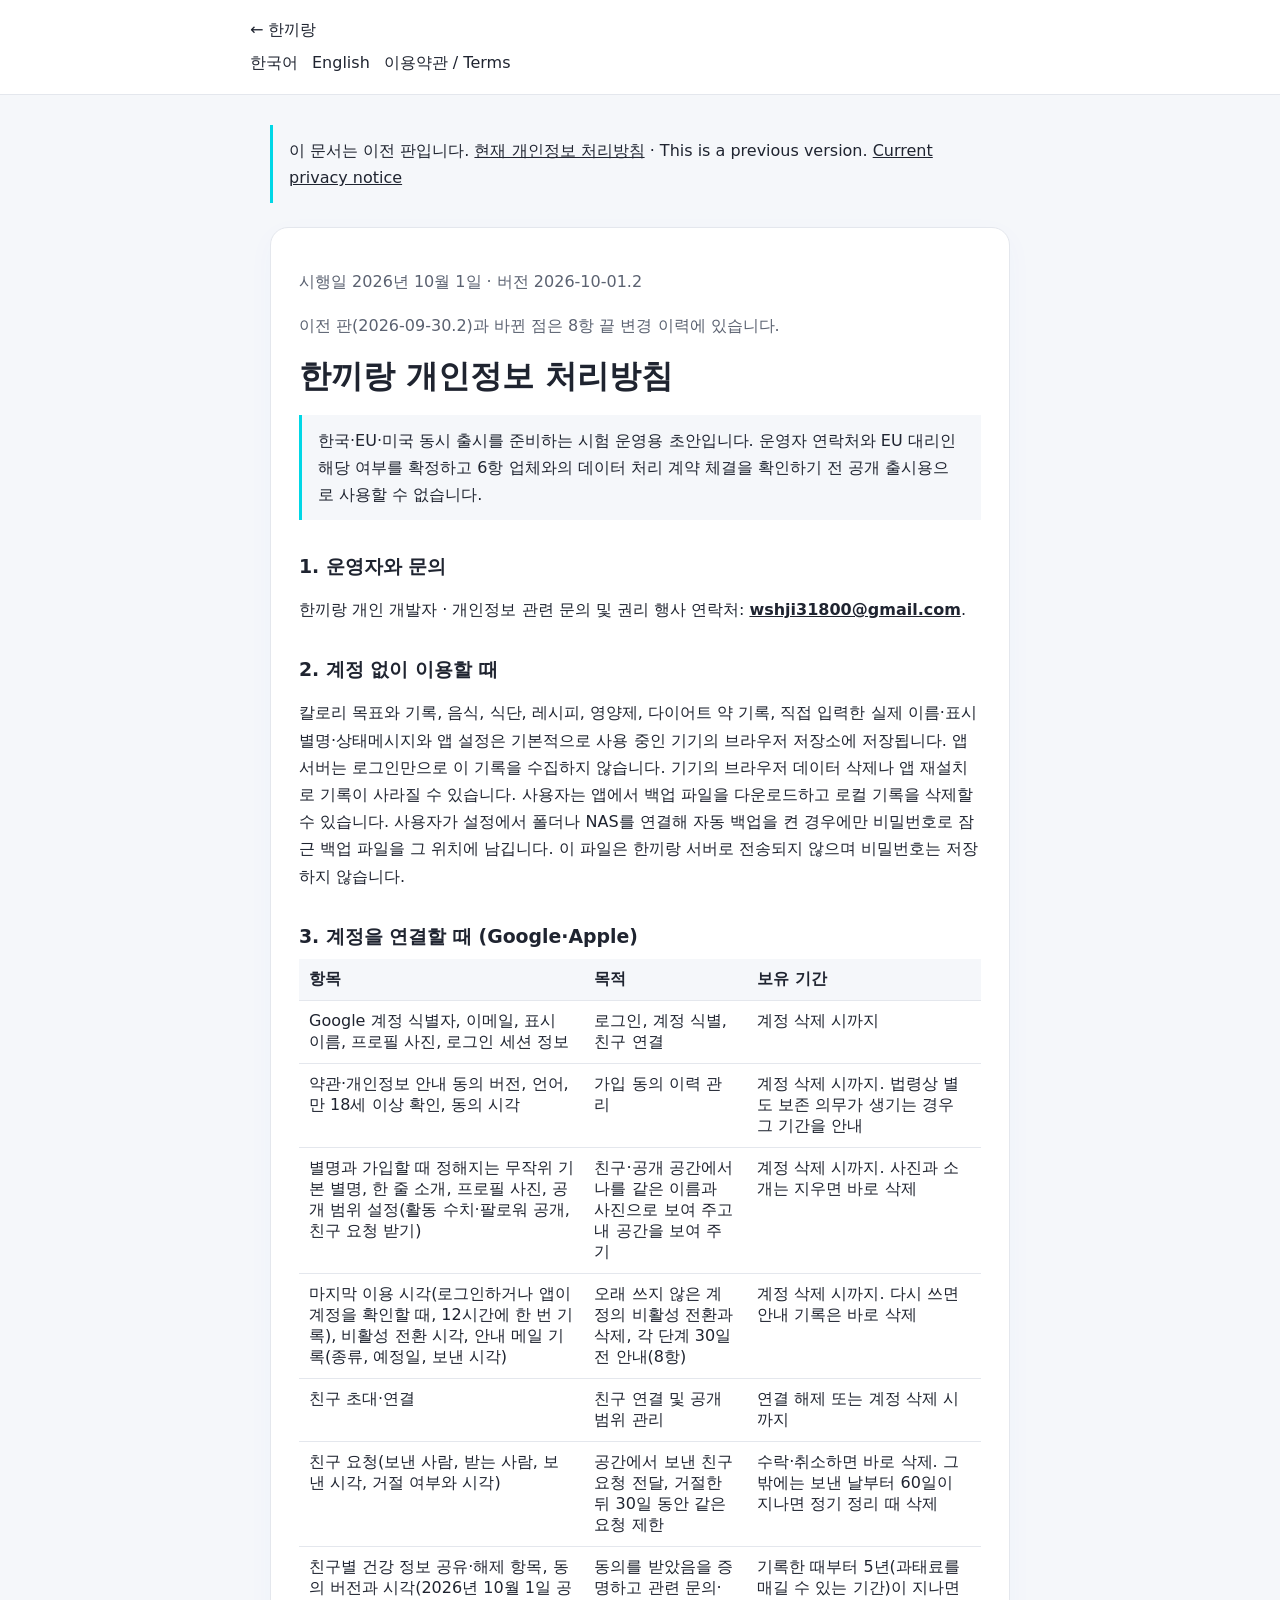
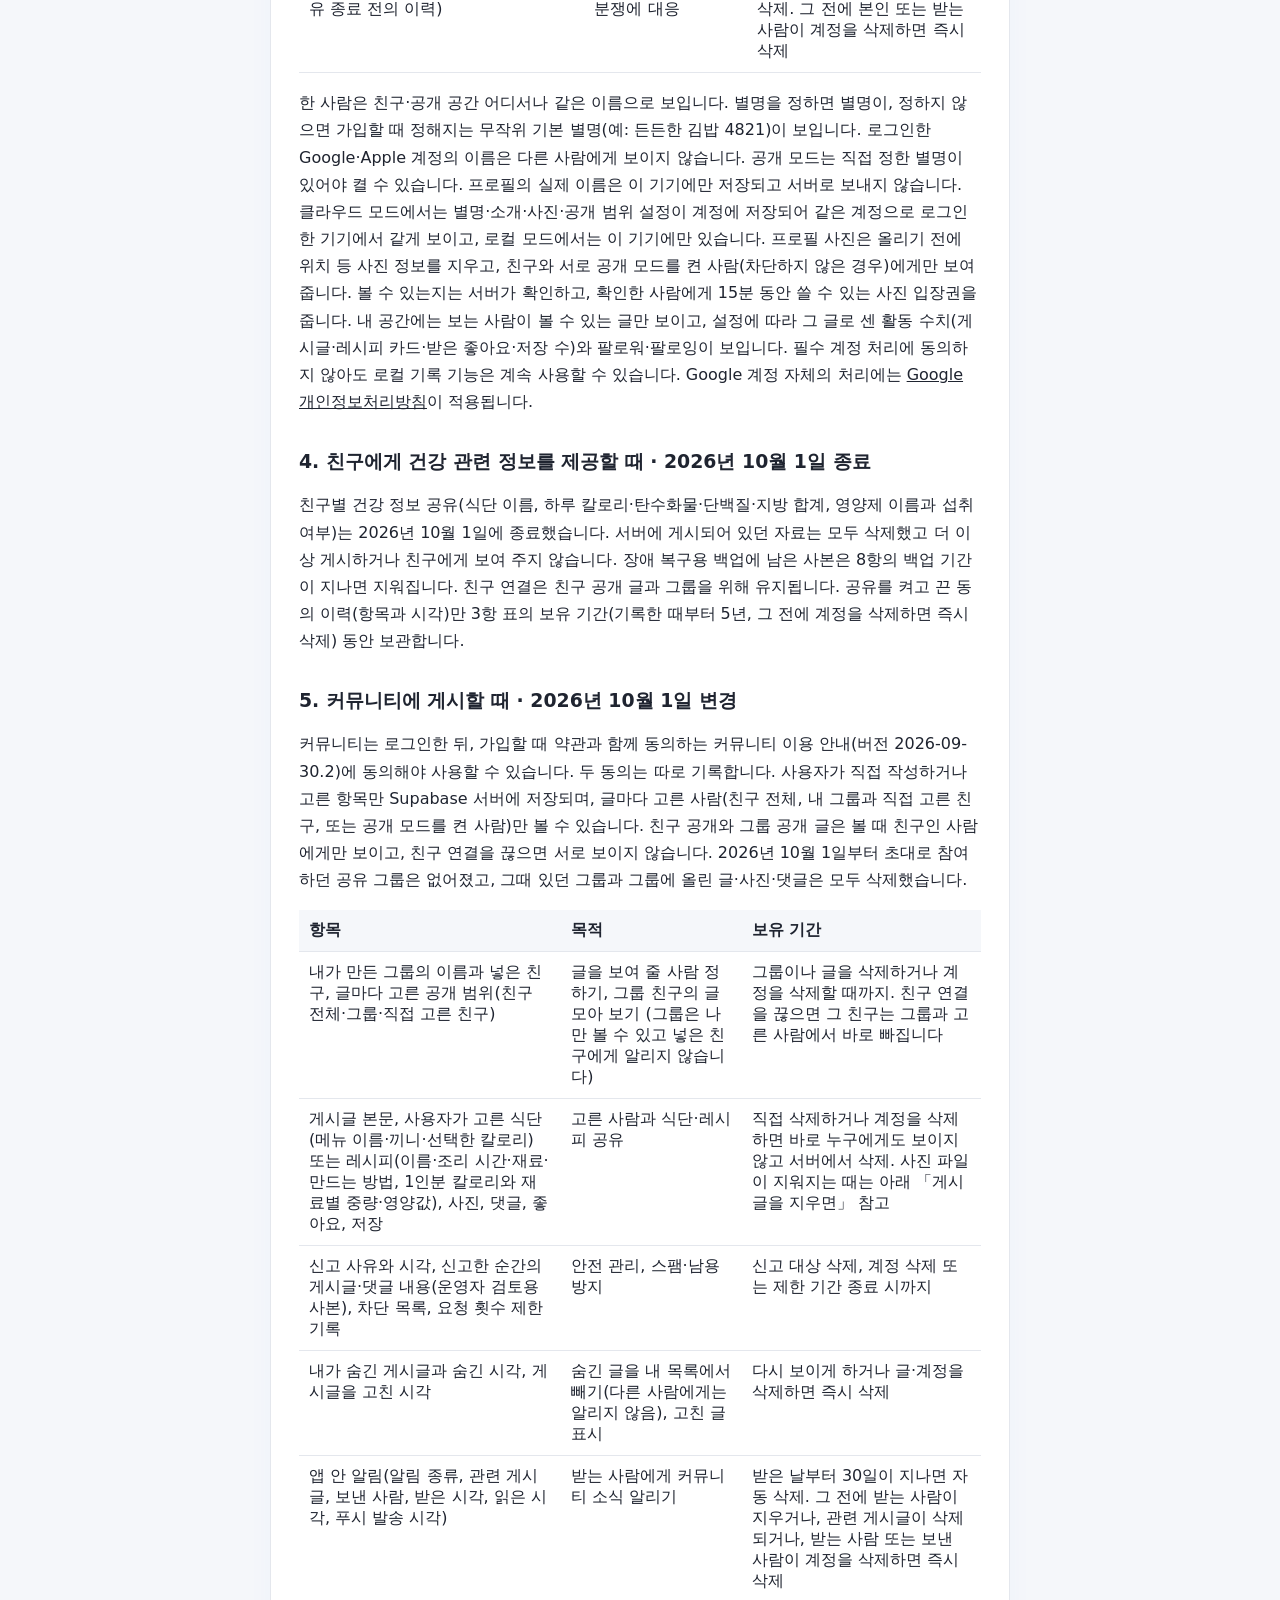
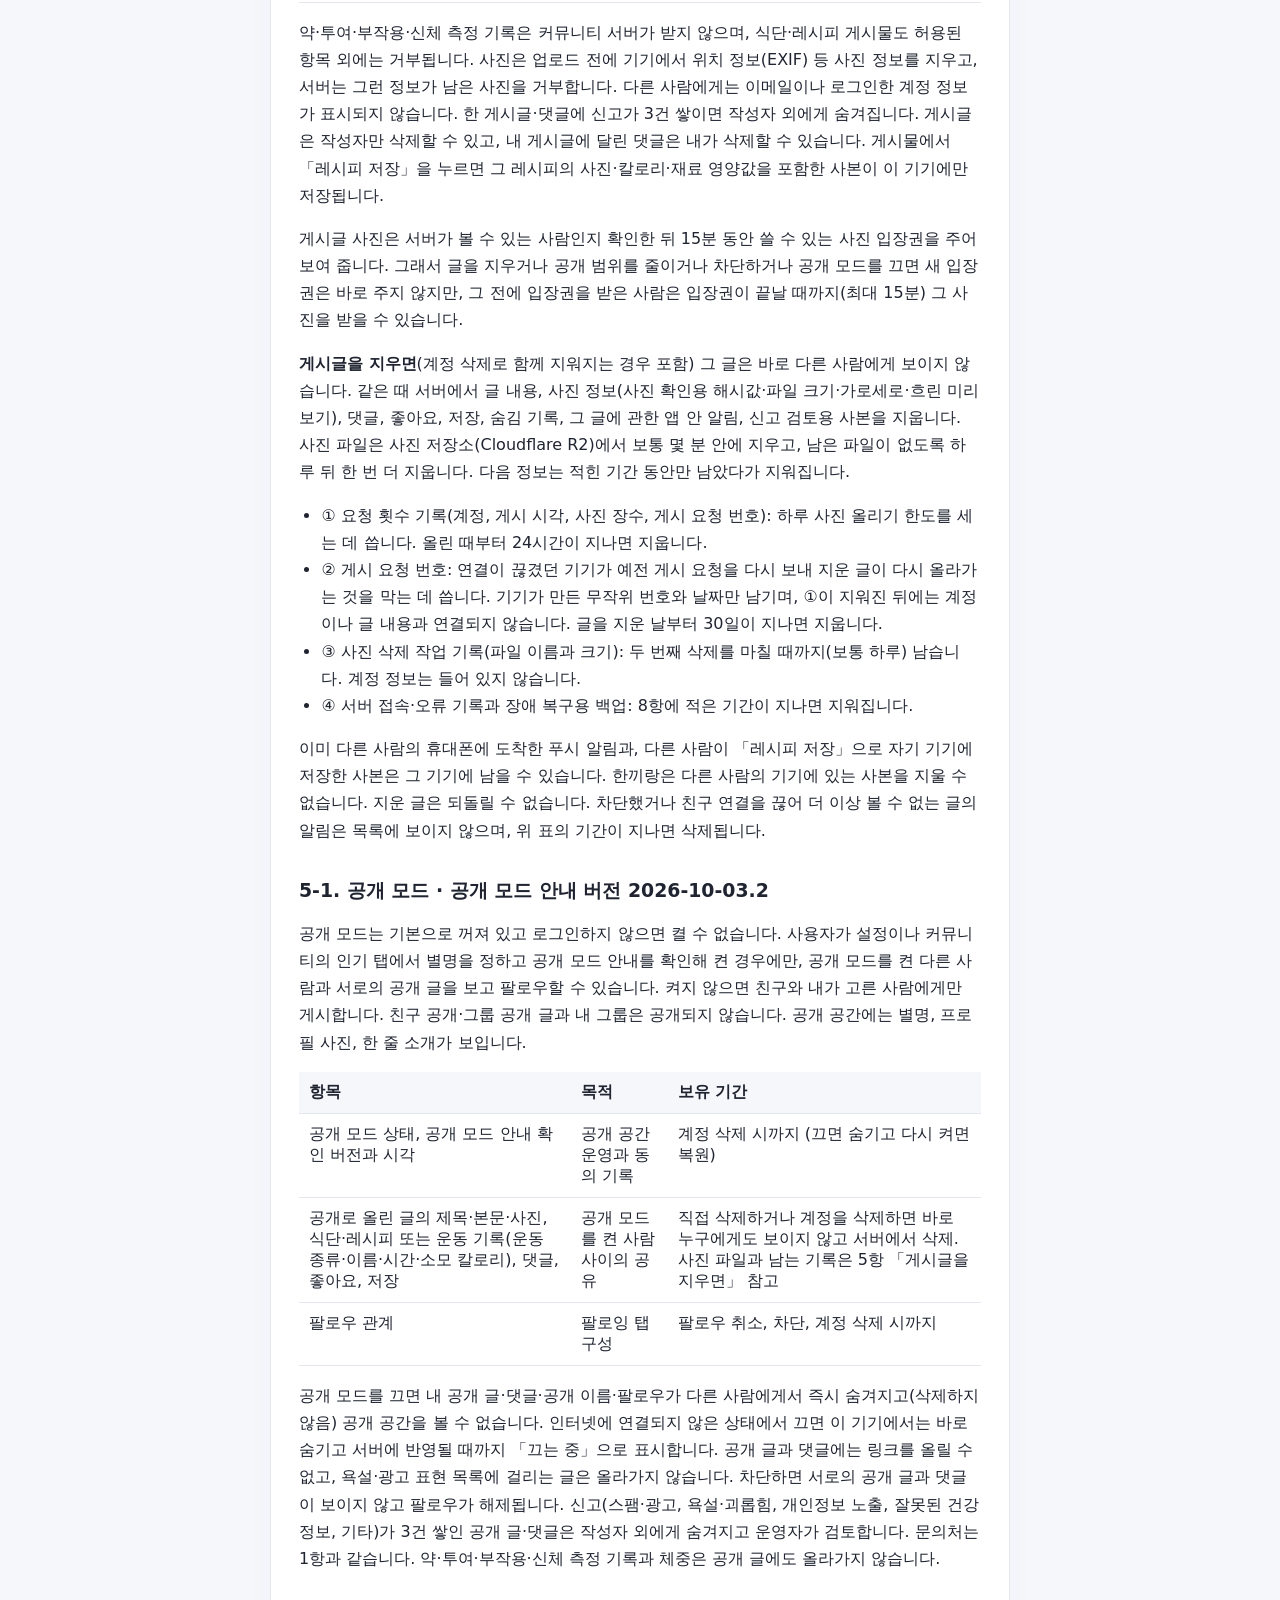
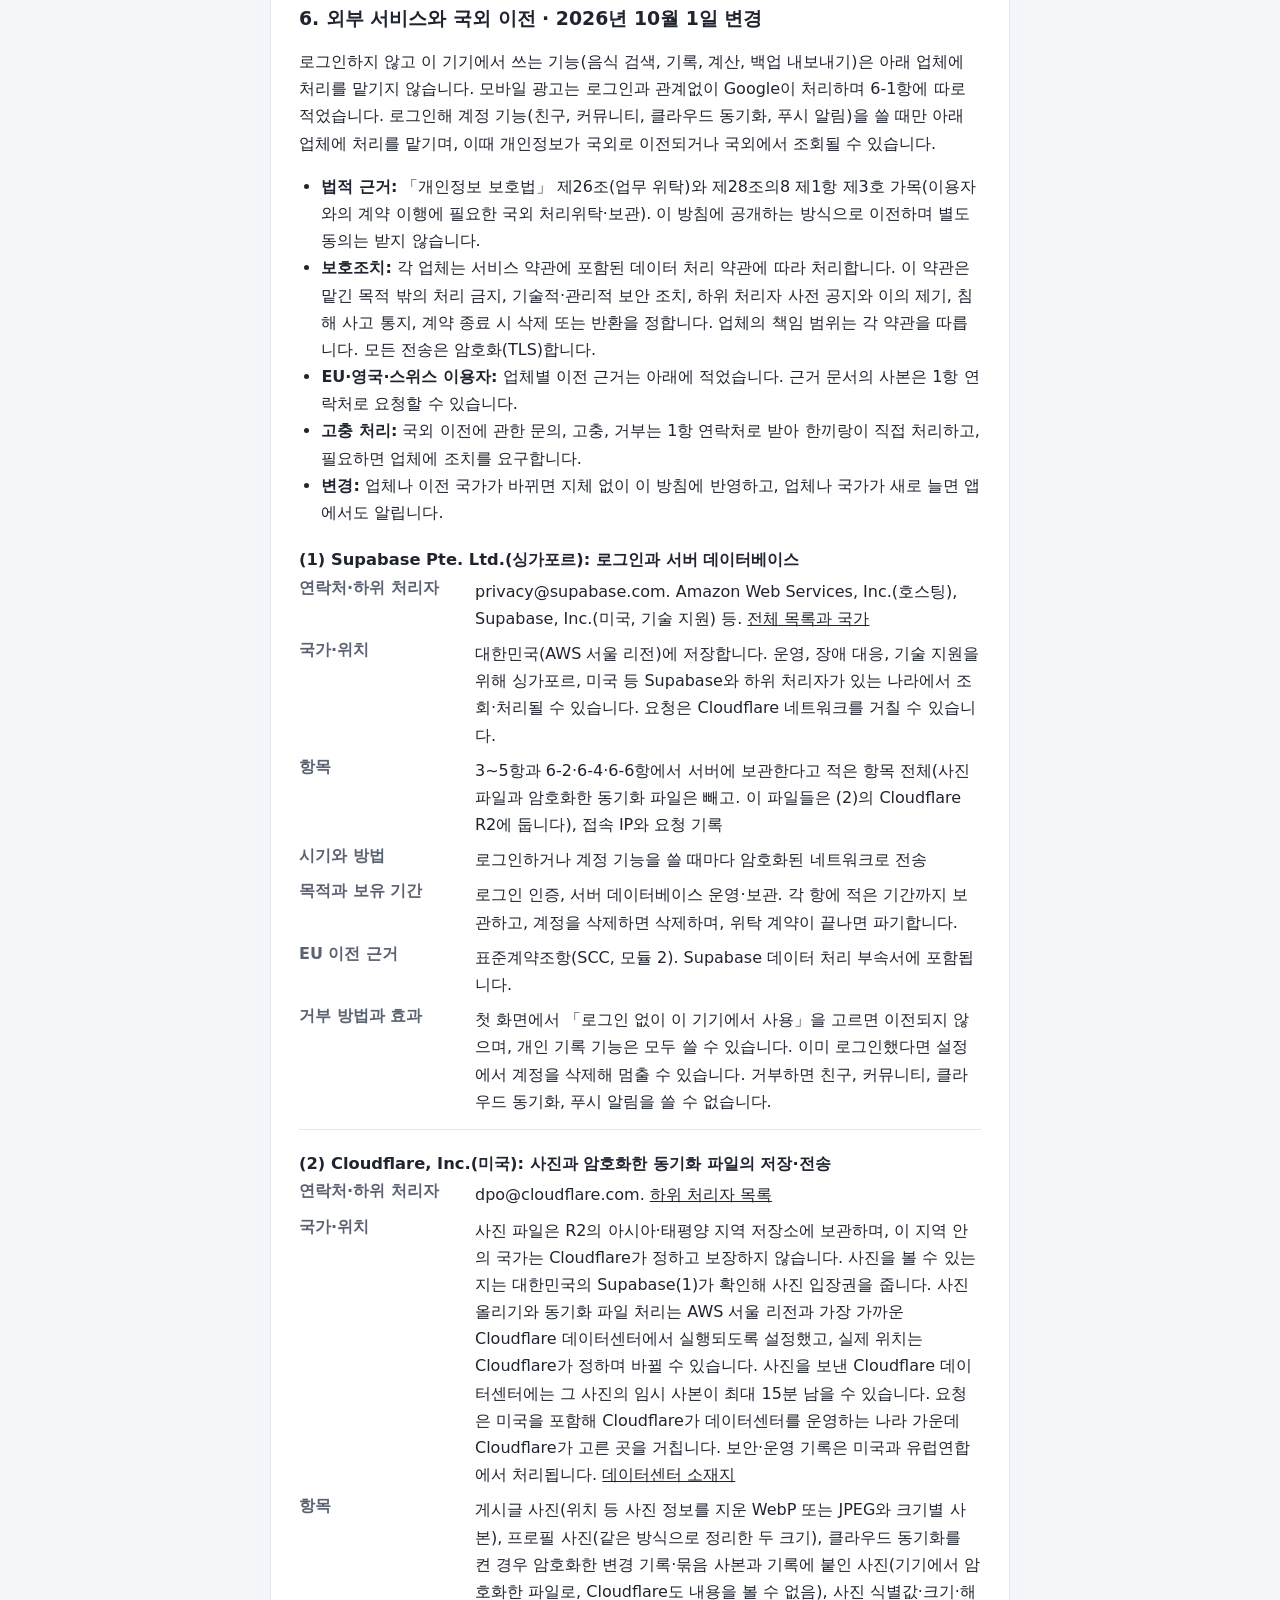
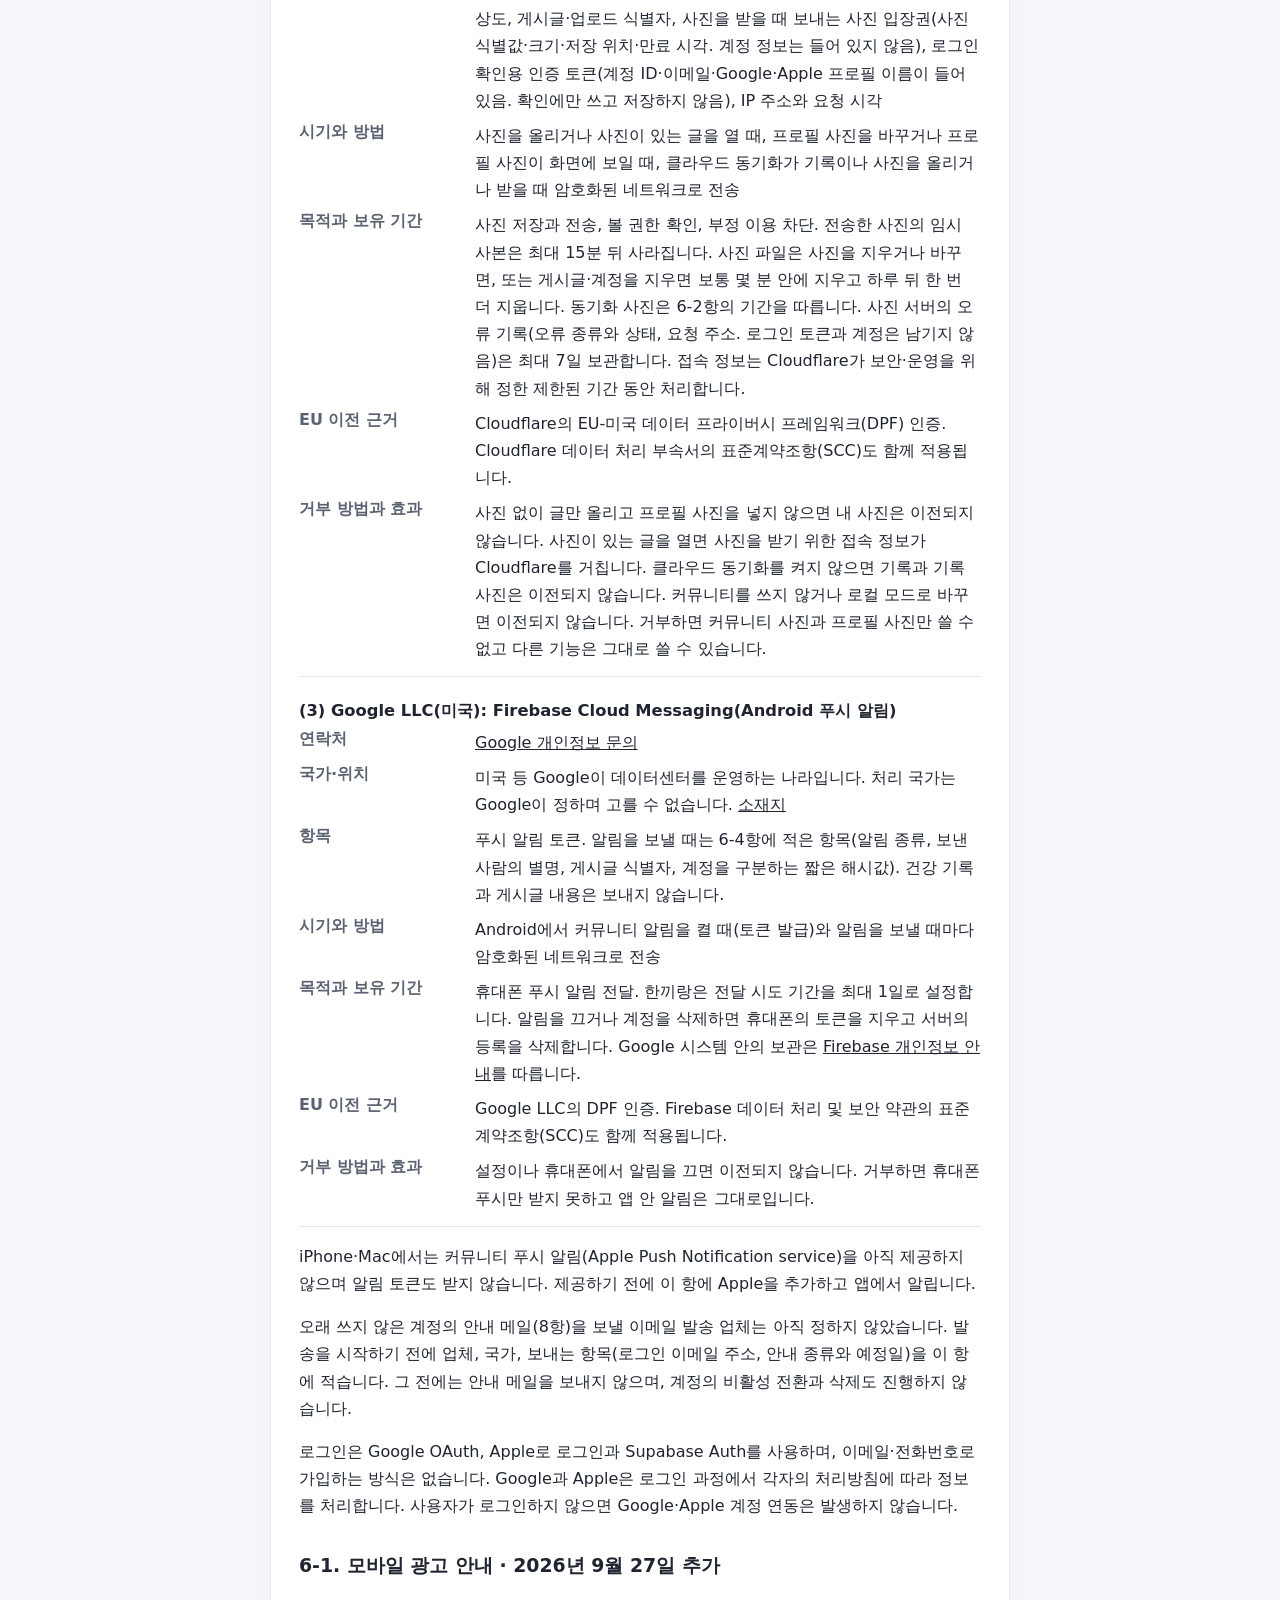
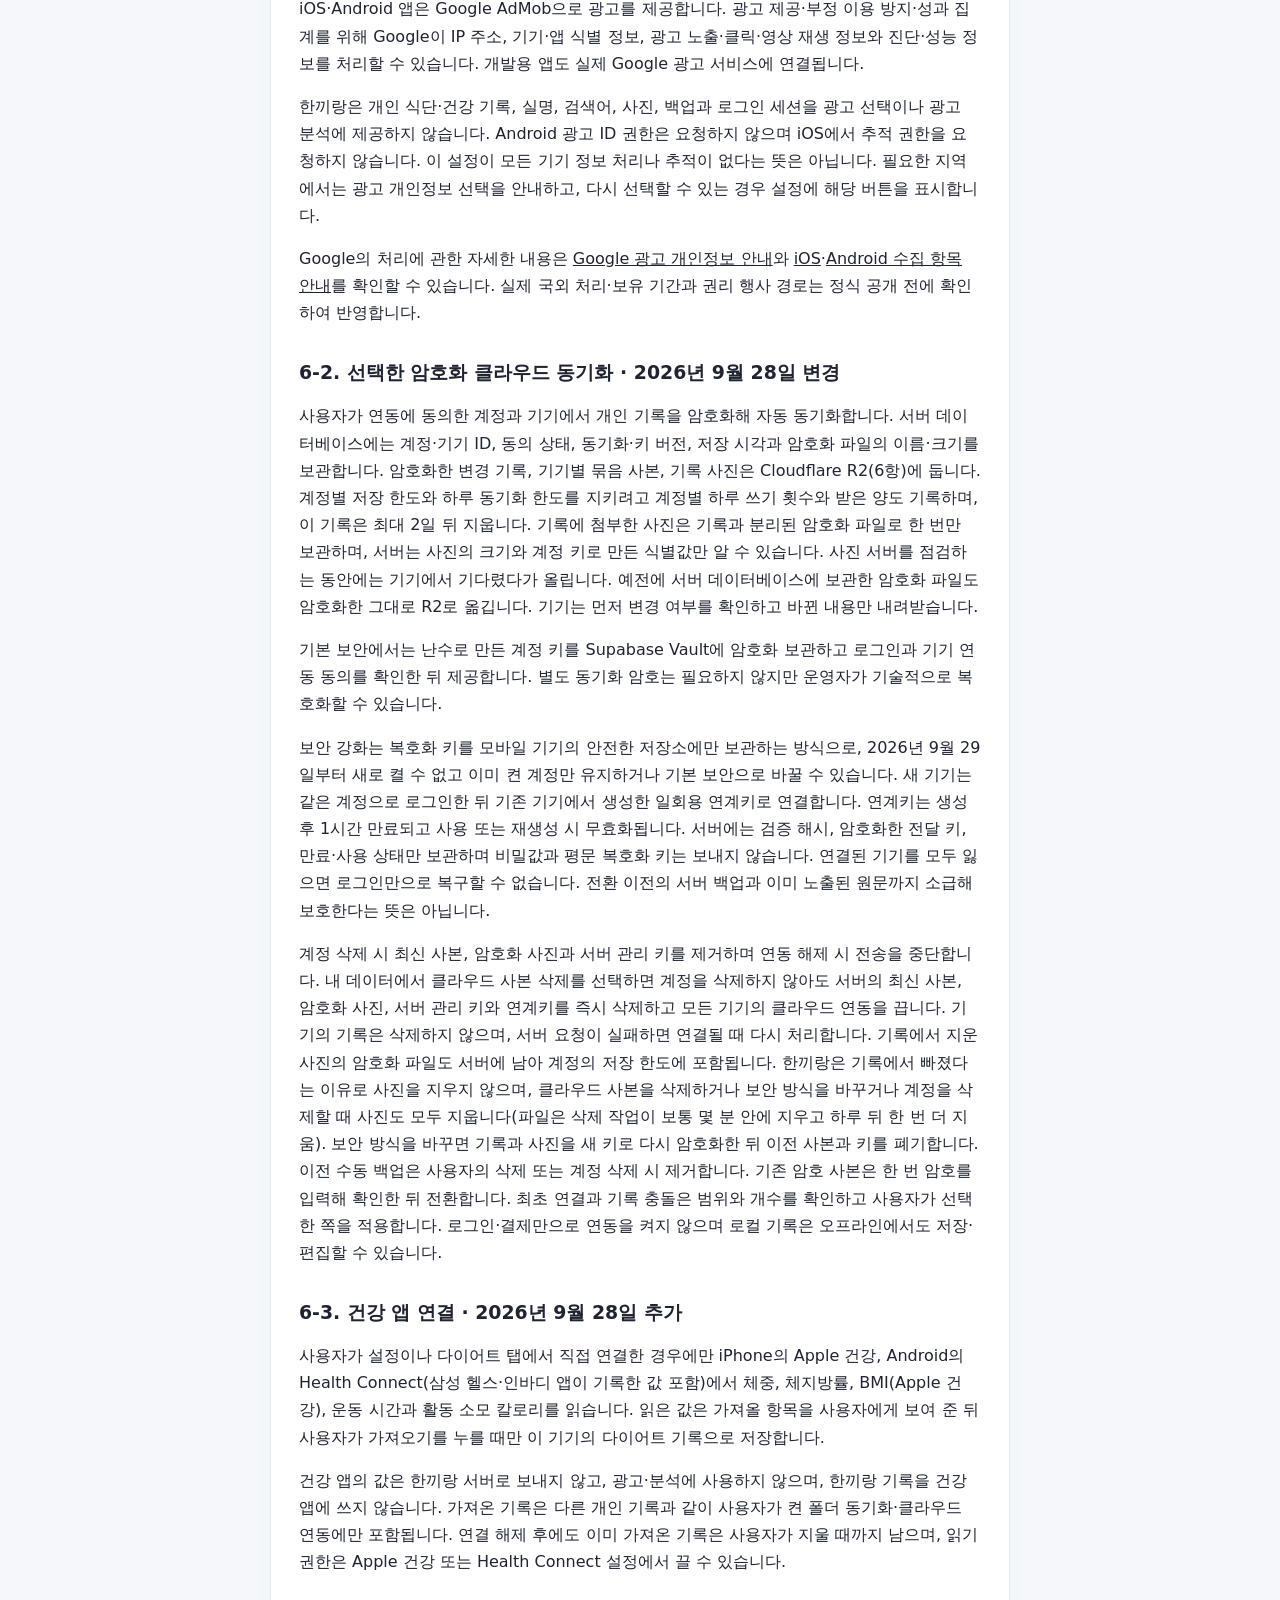
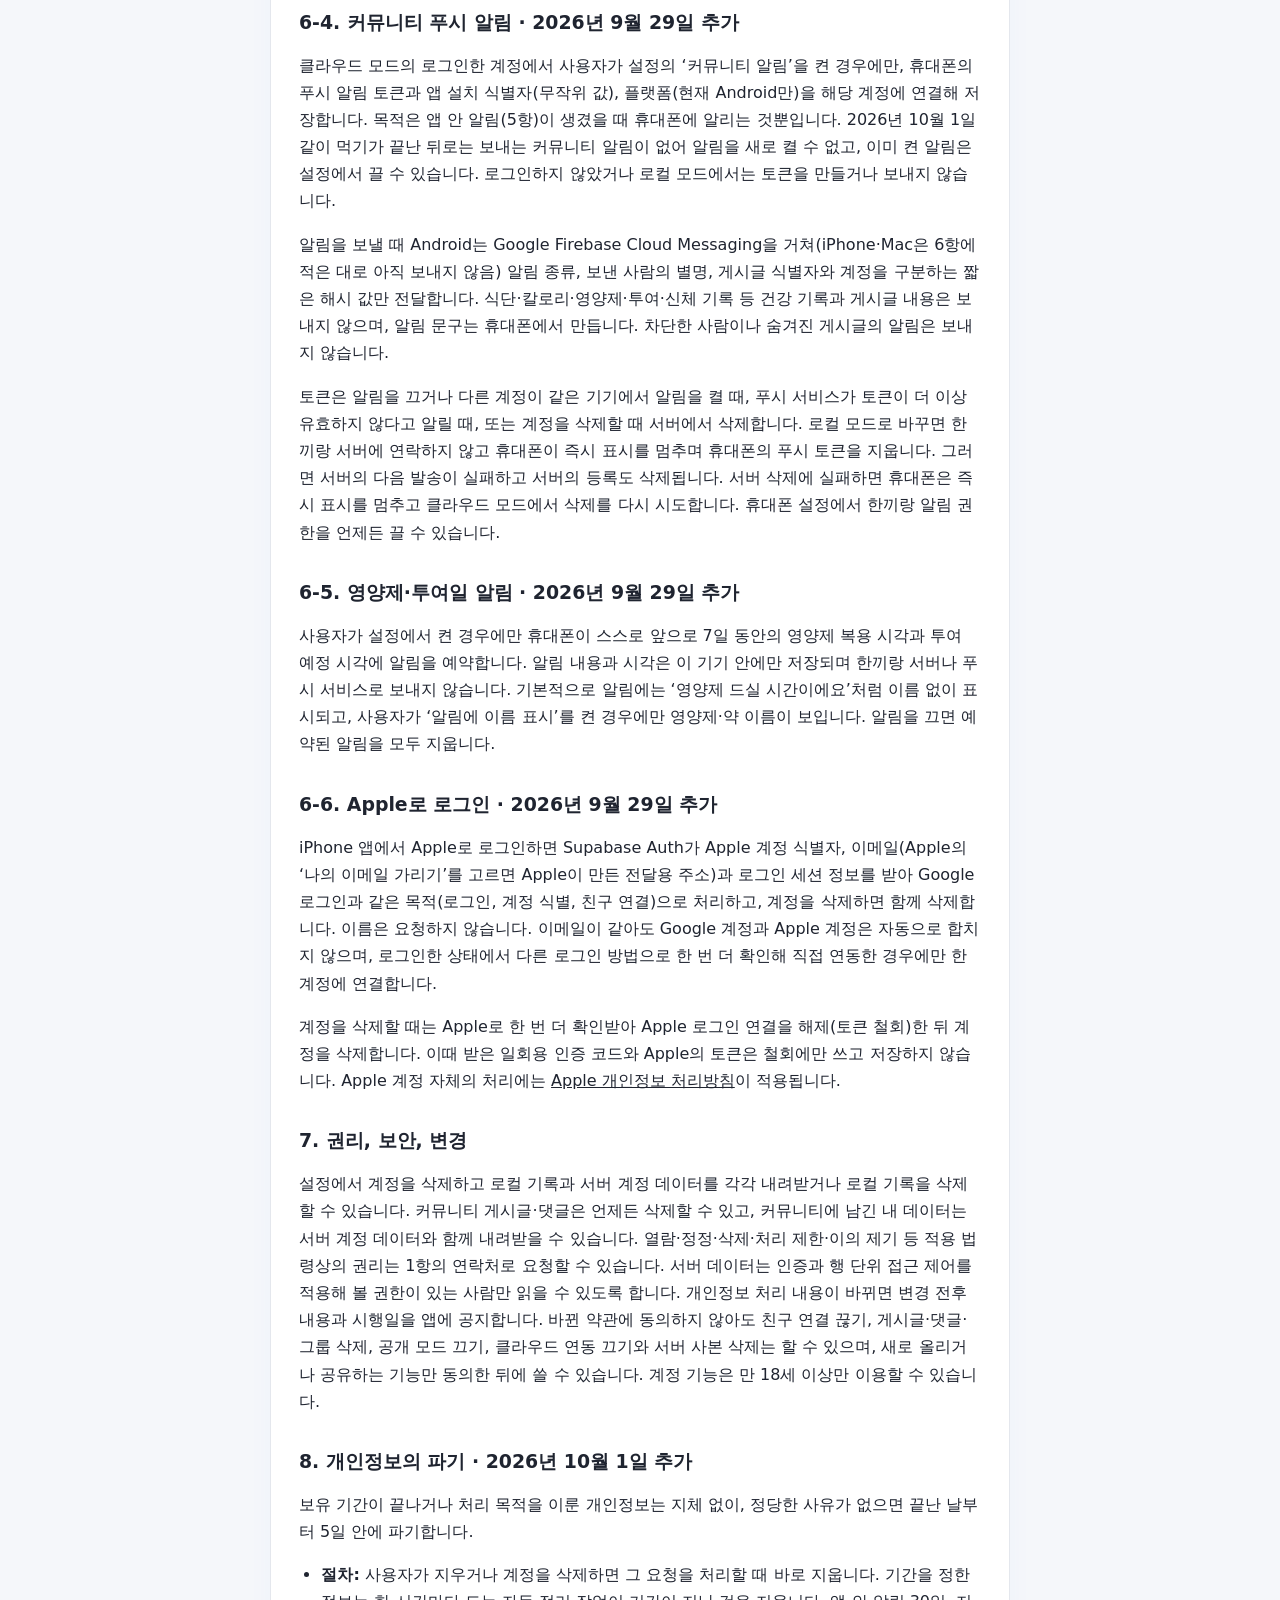
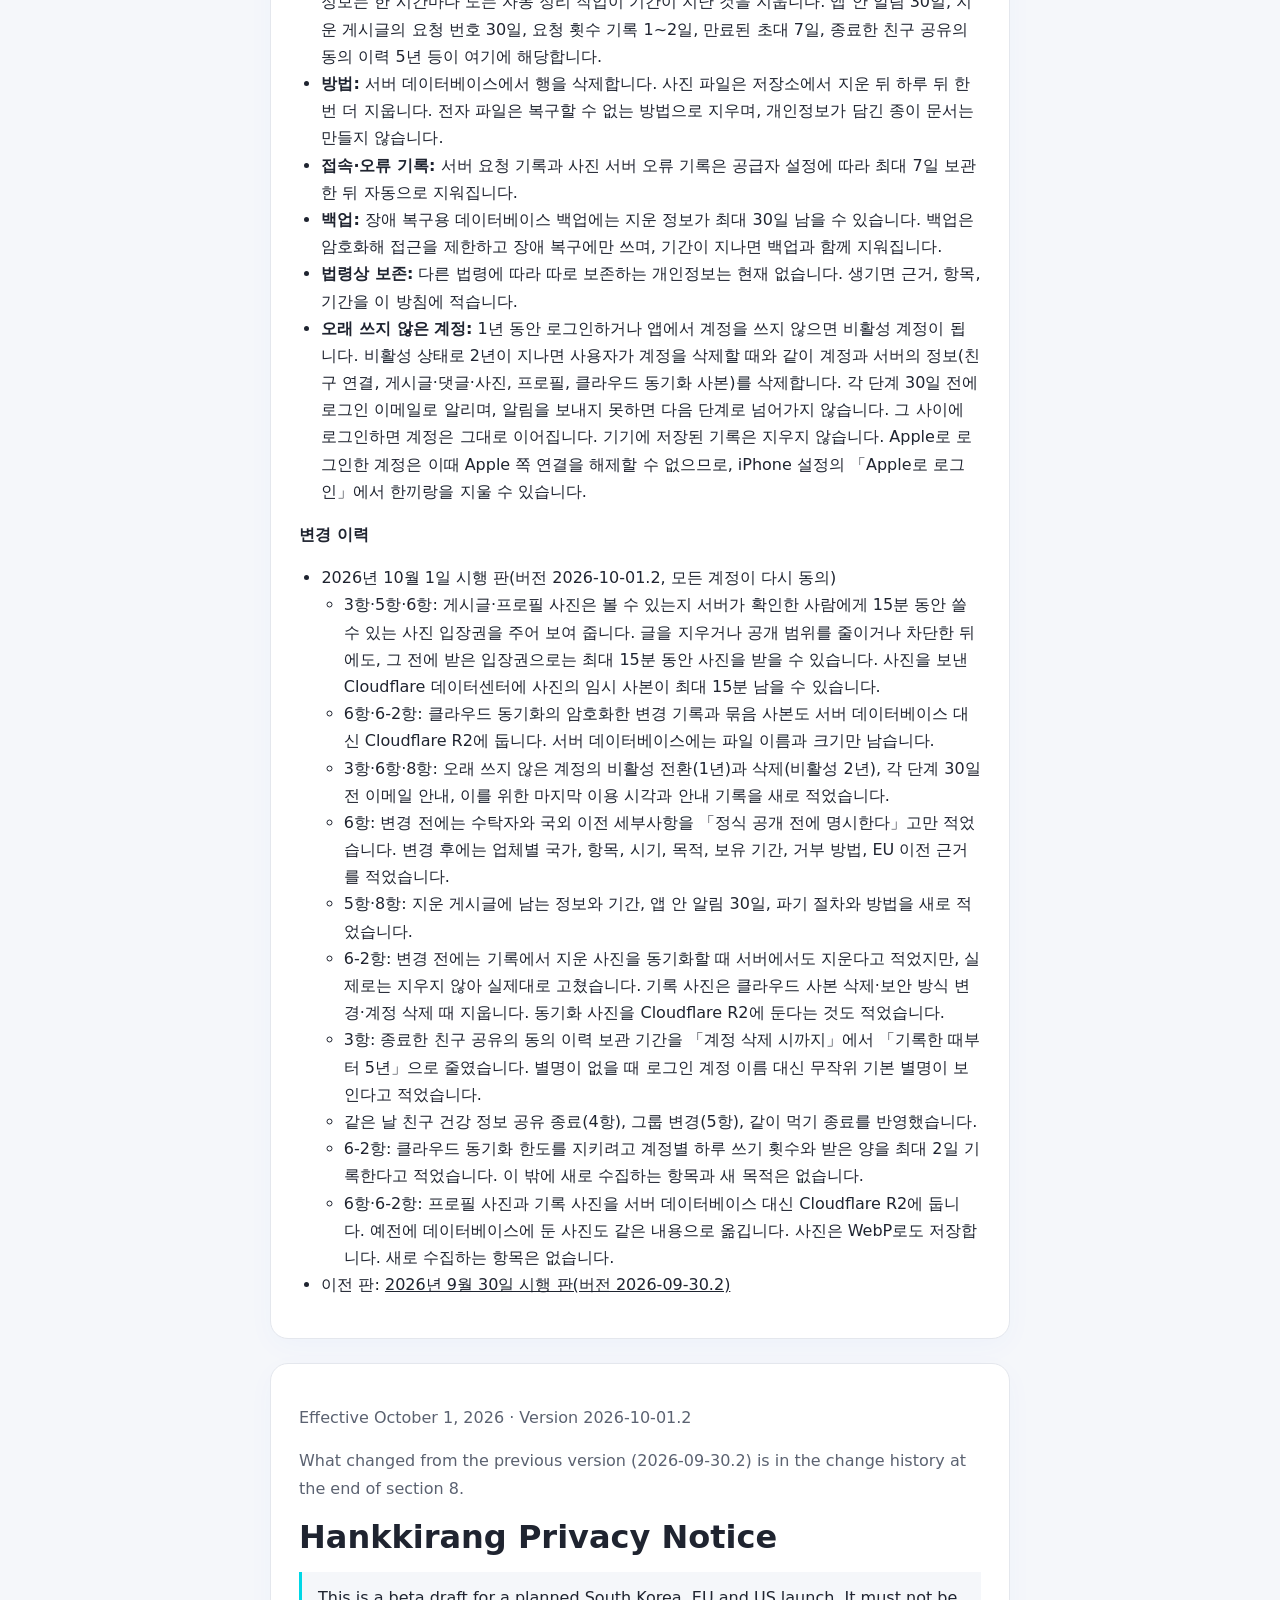
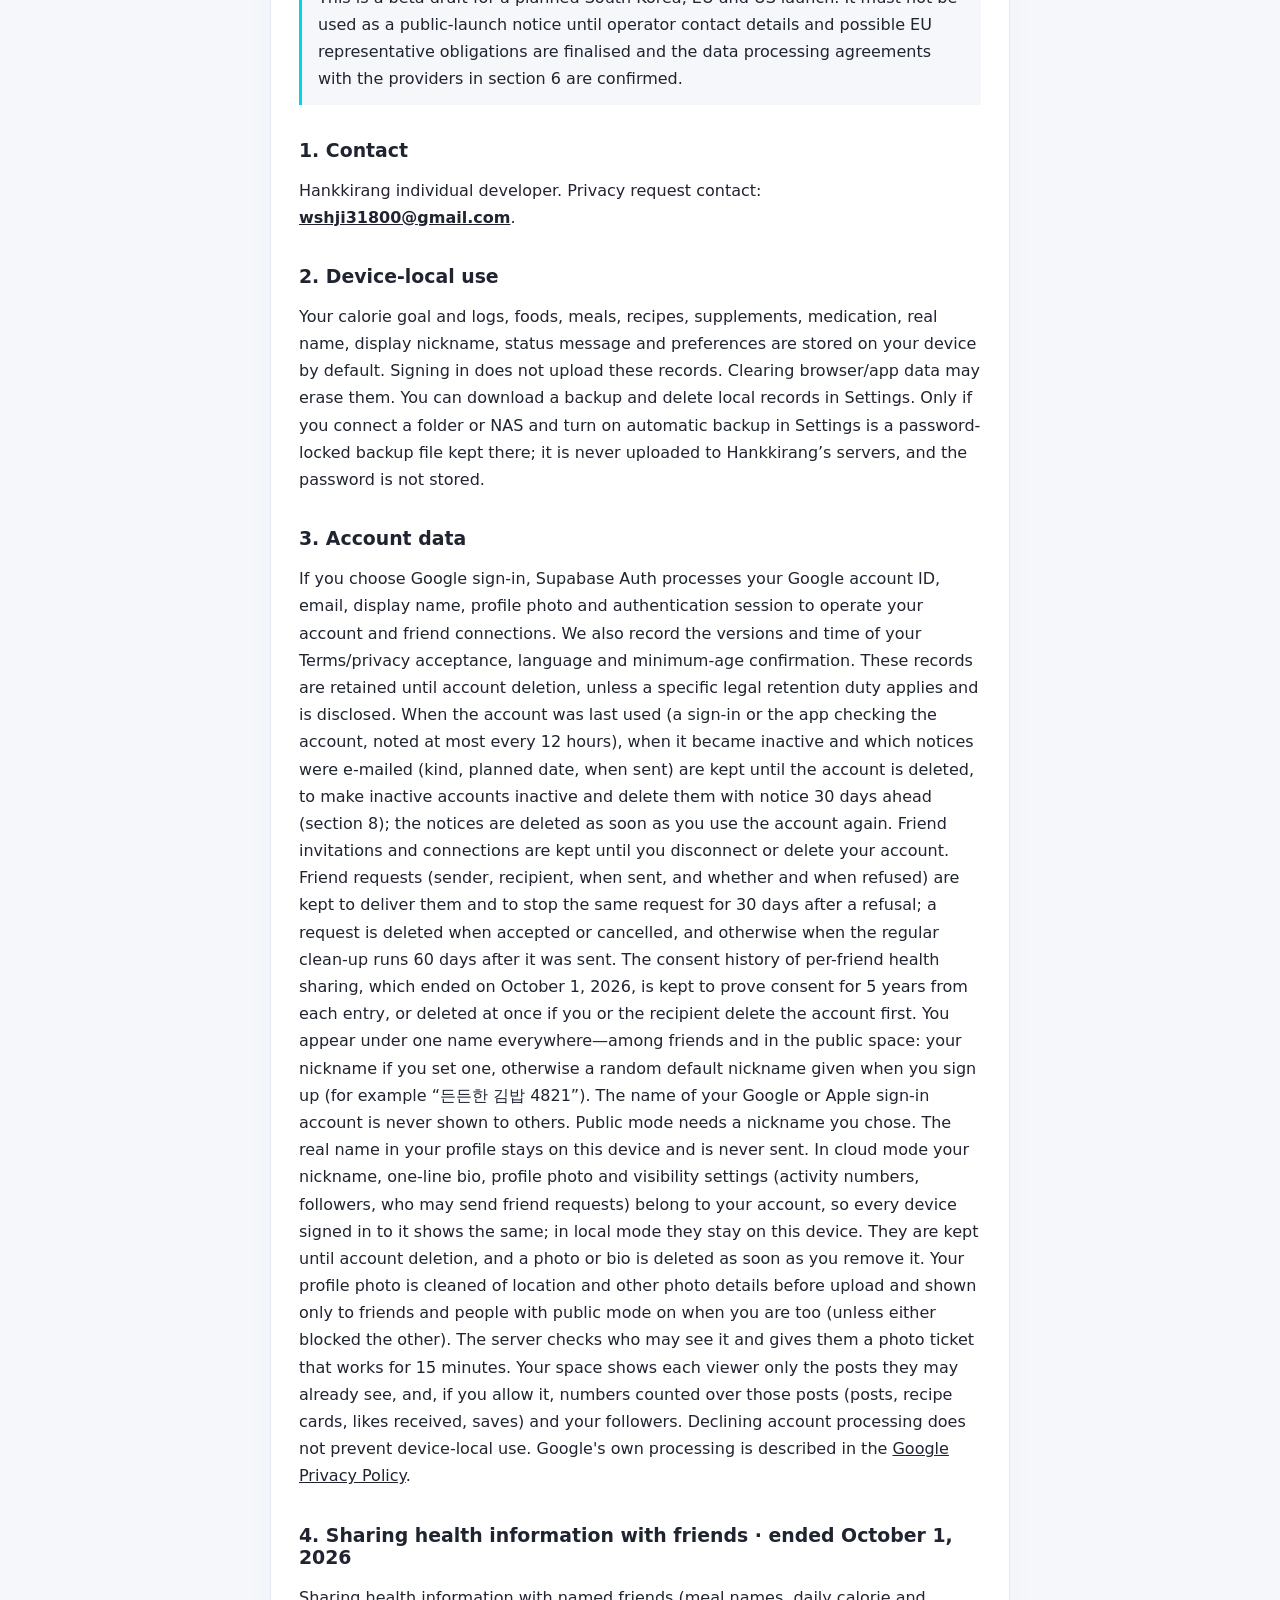
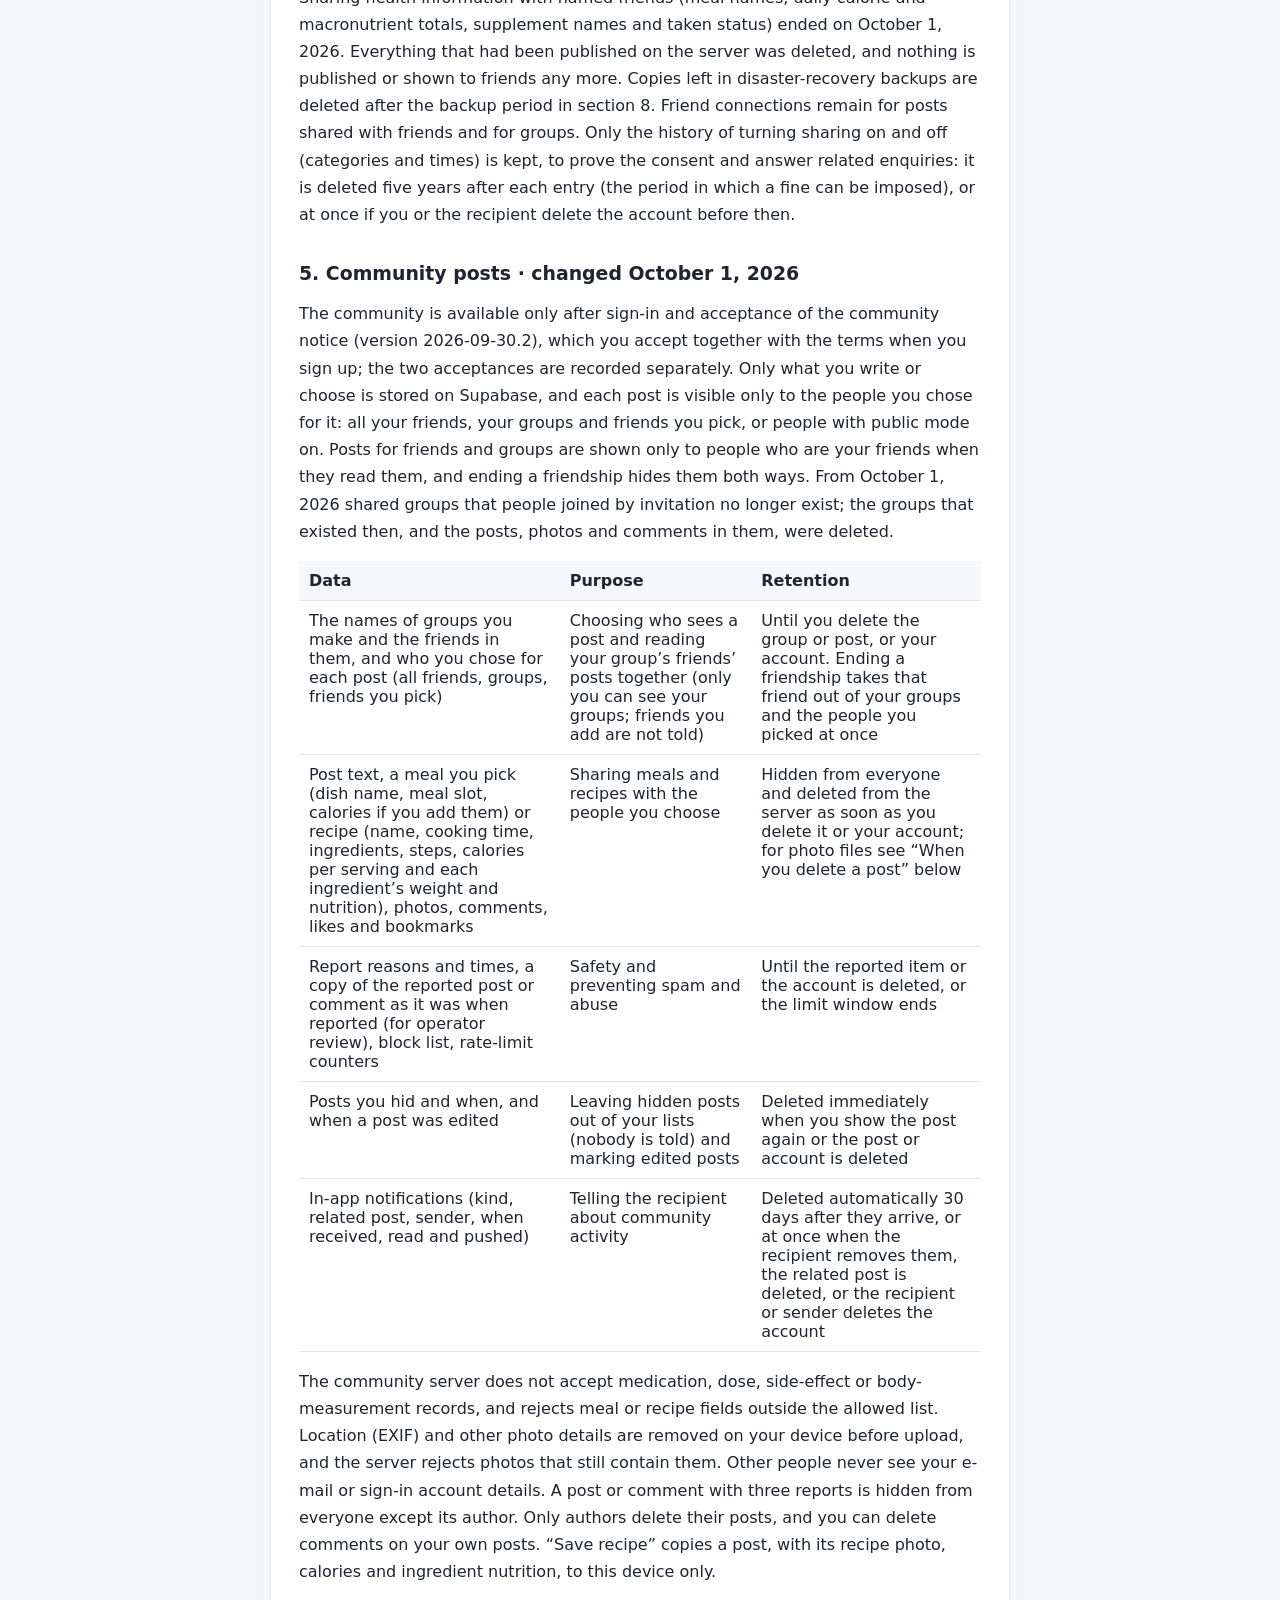
<file: privacy-2026-10-01.2.html>
<!doctype html><html lang="ko"><head><meta charset="utf-8"><meta name="viewport" content="width=device-width,initial-scale=1"><title>한끼랑 개인정보 처리방침 | Privacy Notice</title><link rel="stylesheet" href="tokens.css"><link rel="stylesheet" href="legal.css"></head><body><header><a href="index.html">← 한끼랑</a><nav aria-label="언어"><a href="#ko">한국어</a><a href="#en">English</a><a href="terms.html">이용약관 / Terms</a></nav></header><main><p class="note">이 문서는 이전 판입니다. <a href="privacy.html">현재 개인정보 처리방침</a> · This is a previous version. <a href="privacy.html">Current privacy notice</a></p>
<article id="ko" lang="ko"><p class="meta">시행일 2026년 10월 1일 · 버전 2026-10-01.2</p><p class="meta">이전 판(2026-09-30.2)과 바뀐 점은 8항 끝 변경 이력에 있습니다.</p><h1>한끼랑 개인정보 처리방침</h1><p class="note">한국·EU·미국 동시 출시를 준비하는 시험 운영용 초안입니다. 운영자 연락처와 EU 대리인 해당 여부를 확정하고 6항 업체와의 데이터 처리 계약 체결을 확인하기 전 공개 출시용으로 사용할 수 없습니다.</p>
<h2>1. 운영자와 문의</h2><p>한끼랑 개인 개발자 · 개인정보 관련 문의 및 권리 행사 연락처: <strong><a href="mailto:wshji31800@gmail.com">wshji31800@gmail.com</a></strong>.</p>
<h2>2. 계정 없이 이용할 때</h2><p>칼로리 목표와 기록, 음식, 식단, 레시피, 영양제, 다이어트 약 기록, 직접 입력한 실제 이름·표시 별명·상태메시지와 앱 설정은 기본적으로 사용 중인 기기의 브라우저 저장소에 저장됩니다. 앱 서버는 로그인만으로 이 기록을 수집하지 않습니다. 기기의 브라우저 데이터 삭제나 앱 재설치로 기록이 사라질 수 있습니다. 사용자는 앱에서 백업 파일을 다운로드하고 로컬 기록을 삭제할 수 있습니다. 사용자가 설정에서 폴더나 NAS를 연결해 자동 백업을 켠 경우에만 비밀번호로 잠근 백업 파일을 그 위치에 남깁니다. 이 파일은 한끼랑 서버로 전송되지 않으며 비밀번호는 저장하지 않습니다.</p>
<h2>3. 계정을 연결할 때 (Google·Apple)</h2><div class="table-wrap"><table><thead><tr><th>항목</th><th>목적</th><th>보유 기간</th></tr></thead><tbody><tr><td>Google 계정 식별자, 이메일, 표시 이름, 프로필 사진, 로그인 세션 정보</td><td>로그인, 계정 식별, 친구 연결</td><td>계정 삭제 시까지</td></tr><tr><td>약관·개인정보 안내 동의 버전, 언어, 만 18세 이상 확인, 동의 시각</td><td>가입 동의 이력 관리</td><td>계정 삭제 시까지. 법령상 별도 보존 의무가 생기는 경우 그 기간을 안내</td></tr><tr><td>별명과 가입할 때 정해지는 무작위 기본 별명, 한 줄 소개, 프로필 사진, 공개 범위 설정(활동 수치·팔로워 공개, 친구 요청 받기)</td><td>친구·공개 공간에서 나를 같은 이름과 사진으로 보여 주고 내 공간을 보여 주기</td><td>계정 삭제 시까지. 사진과 소개는 지우면 바로 삭제</td></tr><tr><td>마지막 이용 시각(로그인하거나 앱이 계정을 확인할 때, 12시간에 한 번 기록), 비활성 전환 시각, 안내 메일 기록(종류, 예정일, 보낸 시각)</td><td>오래 쓰지 않은 계정의 비활성 전환과 삭제, 각 단계 30일 전 안내(8항)</td><td>계정 삭제 시까지. 다시 쓰면 안내 기록은 바로 삭제</td></tr><tr><td>친구 초대·연결</td><td>친구 연결 및 공개 범위 관리</td><td>연결 해제 또는 계정 삭제 시까지</td></tr><tr><td>친구 요청(보낸 사람, 받는 사람, 보낸 시각, 거절 여부와 시각)</td><td>공간에서 보낸 친구 요청 전달, 거절한 뒤 30일 동안 같은 요청 제한</td><td>수락·취소하면 바로 삭제. 그 밖에는 보낸 날부터 60일이 지나면 정기 정리 때 삭제</td></tr><tr><td>친구별 건강 정보 공유·해제 항목, 동의 버전과 시각(2026년 10월 1일 공유 종료 전의 이력)</td><td>동의를 받았음을 증명하고 관련 문의·분쟁에 대응</td><td>기록한 때부터 5년(과태료를 매길 수 있는 기간)이 지나면 삭제. 그 전에 본인 또는 받는 사람이 계정을 삭제하면 즉시 삭제</td></tr></tbody></table></div><p>한 사람은 친구·공개 공간 어디서나 같은 이름으로 보입니다. 별명을 정하면 별명이, 정하지 않으면 가입할 때 정해지는 무작위 기본 별명(예: 든든한 김밥 4821)이 보입니다. 로그인한 Google·Apple 계정의 이름은 다른 사람에게 보이지 않습니다. 공개 모드는 직접 정한 별명이 있어야 켤 수 있습니다. 프로필의 실제 이름은 이 기기에만 저장되고 서버로 보내지 않습니다. 클라우드 모드에서는 별명·소개·사진·공개 범위 설정이 계정에 저장되어 같은 계정으로 로그인한 기기에서 같게 보이고, 로컬 모드에서는 이 기기에만 있습니다. 프로필 사진은 올리기 전에 위치 등 사진 정보를 지우고, 친구와 서로 공개 모드를 켠 사람(차단하지 않은 경우)에게만 보여 줍니다. 볼 수 있는지는 서버가 확인하고, 확인한 사람에게 15분 동안 쓸 수 있는 사진 입장권을 줍니다. 내 공간에는 보는 사람이 볼 수 있는 글만 보이고, 설정에 따라 그 글로 센 활동 수치(게시글·레시피 카드·받은 좋아요·저장 수)와 팔로워·팔로잉이 보입니다. 필수 계정 처리에 동의하지 않아도 로컬 기록 기능은 계속 사용할 수 있습니다. Google 계정 자체의 처리에는 <a href="https://policies.google.com/privacy" target="_blank" rel="noopener">Google 개인정보처리방침</a>이 적용됩니다.</p>
<h2>4. 친구에게 건강 관련 정보를 제공할 때 · 2026년 10월 1일 종료</h2><p>친구별 건강 정보 공유(식단 이름, 하루 칼로리·탄수화물·단백질·지방 합계, 영양제 이름과 섭취 여부)는 2026년 10월 1일에 종료했습니다. 서버에 게시되어 있던 자료는 모두 삭제했고 더 이상 게시하거나 친구에게 보여 주지 않습니다. 장애 복구용 백업에 남은 사본은 8항의 백업 기간이 지나면 지워집니다. 친구 연결은 친구 공개 글과 그룹을 위해 유지됩니다. 공유를 켜고 끈 동의 이력(항목과 시각)만 3항 표의 보유 기간(기록한 때부터 5년, 그 전에 계정을 삭제하면 즉시 삭제) 동안 보관합니다.</p><h2>5. 커뮤니티에 게시할 때 · 2026년 10월 1일 변경</h2><p>커뮤니티는 로그인한 뒤, 가입할 때 약관과 함께 동의하는 커뮤니티 이용 안내(버전 2026-09-30.2)에 동의해야 사용할 수 있습니다. 두 동의는 따로 기록합니다. 사용자가 직접 작성하거나 고른 항목만 Supabase 서버에 저장되며, 글마다 고른 사람(친구 전체, 내 그룹과 직접 고른 친구, 또는 공개 모드를 켠 사람)만 볼 수 있습니다. 친구 공개와 그룹 공개 글은 볼 때 친구인 사람에게만 보이고, 친구 연결을 끊으면 서로 보이지 않습니다. 2026년 10월 1일부터 초대로 참여하던 공유 그룹은 없어졌고, 그때 있던 그룹과 그룹에 올린 글·사진·댓글은 모두 삭제했습니다.</p><div class="table-wrap"><table><thead><tr><th>항목</th><th>목적</th><th>보유 기간</th></tr></thead><tbody><tr><td>내가 만든 그룹의 이름과 넣은 친구, 글마다 고른 공개 범위(친구 전체·그룹·직접 고른 친구)</td><td>글을 보여 줄 사람 정하기, 그룹 친구의 글 모아 보기 (그룹은 나만 볼 수 있고 넣은 친구에게 알리지 않습니다)</td><td>그룹이나 글을 삭제하거나 계정을 삭제할 때까지. 친구 연결을 끊으면 그 친구는 그룹과 고른 사람에서 바로 빠집니다</td></tr><tr><td>게시글 본문, 사용자가 고른 식단(메뉴 이름·끼니·선택한 칼로리) 또는 레시피(이름·조리 시간·재료·만드는 방법, 1인분 칼로리와 재료별 중량·영양값), 사진, 댓글, 좋아요, 저장</td><td>고른 사람과 식단·레시피 공유</td><td>직접 삭제하거나 계정을 삭제하면 바로 누구에게도 보이지 않고 서버에서 삭제. 사진 파일이 지워지는 때는 아래 「게시글을 지우면」 참고</td></tr><tr><td>신고 사유와 시각, 신고한 순간의 게시글·댓글 내용(운영자 검토용 사본), 차단 목록, 요청 횟수 제한 기록</td><td>안전 관리, 스팸·남용 방지</td><td>신고 대상 삭제, 계정 삭제 또는 제한 기간 종료 시까지</td></tr><tr><td>내가 숨긴 게시글과 숨긴 시각, 게시글을 고친 시각</td><td>숨긴 글을 내 목록에서 빼기(다른 사람에게는 알리지 않음), 고친 글 표시</td><td>다시 보이게 하거나 글·계정을 삭제하면 즉시 삭제</td></tr><tr><td>앱 안 알림(알림 종류, 관련 게시글, 보낸 사람, 받은 시각, 읽은 시각, 푸시 발송 시각)</td><td>받는 사람에게 커뮤니티 소식 알리기</td><td>받은 날부터 30일이 지나면 자동 삭제. 그 전에 받는 사람이 지우거나, 관련 게시글이 삭제되거나, 받는 사람 또는 보낸 사람이 계정을 삭제하면 즉시 삭제</td></tr></tbody></table></div><p>약·투여·부작용·신체 측정 기록은 커뮤니티 서버가 받지 않으며, 식단·레시피 게시물도 허용된 항목 외에는 거부됩니다. 사진은 업로드 전에 기기에서 위치 정보(EXIF) 등 사진 정보를 지우고, 서버는 그런 정보가 남은 사진을 거부합니다. 다른 사람에게는 이메일이나 로그인한 계정 정보가 표시되지 않습니다. 한 게시글·댓글에 신고가 3건 쌓이면 작성자 외에게 숨겨집니다. 게시글은 작성자만 삭제할 수 있고, 내 게시글에 달린 댓글은 내가 삭제할 수 있습니다. 게시물에서 「레시피 저장」을 누르면 그 레시피의 사진·칼로리·재료 영양값을 포함한 사본이 이 기기에만 저장됩니다.</p><p>게시글 사진은 서버가 볼 수 있는 사람인지 확인한 뒤 15분 동안 쓸 수 있는 사진 입장권을 주어 보여 줍니다. 그래서 글을 지우거나 공개 범위를 줄이거나 차단하거나 공개 모드를 끄면 새 입장권은 바로 주지 않지만, 그 전에 입장권을 받은 사람은 입장권이 끝날 때까지(최대 15분) 그 사진을 받을 수 있습니다.</p><p><strong>게시글을 지우면</strong>(계정 삭제로 함께 지워지는 경우 포함) 그 글은 바로 다른 사람에게 보이지 않습니다. 같은 때 서버에서 글 내용, 사진 정보(사진 확인용 해시값·파일 크기·가로세로·흐린 미리보기), 댓글, 좋아요, 저장, 숨김 기록, 그 글에 관한 앱 안 알림, 신고 검토용 사본을 지웁니다. 사진 파일은 사진 저장소(Cloudflare R2)에서 보통 몇 분 안에 지우고, 남은 파일이 없도록 하루 뒤 한 번 더 지웁니다. 다음 정보는 적힌 기간 동안만 남았다가 지워집니다.</p><ul><li>① 요청 횟수 기록(계정, 게시 시각, 사진 장수, 게시 요청 번호): 하루 사진 올리기 한도를 세는 데 씁니다. 올린 때부터 24시간이 지나면 지웁니다.</li><li>② 게시 요청 번호: 연결이 끊겼던 기기가 예전 게시 요청을 다시 보내 지운 글이 다시 올라가는 것을 막는 데 씁니다. 기기가 만든 무작위 번호와 날짜만 남기며, ①이 지워진 뒤에는 계정이나 글 내용과 연결되지 않습니다. 글을 지운 날부터 30일이 지나면 지웁니다.</li><li>③ 사진 삭제 작업 기록(파일 이름과 크기): 두 번째 삭제를 마칠 때까지(보통 하루) 남습니다. 계정 정보는 들어 있지 않습니다.</li><li>④ 서버 접속·오류 기록과 장애 복구용 백업: 8항에 적은 기간이 지나면 지워집니다.</li></ul><p>이미 다른 사람의 휴대폰에 도착한 푸시 알림과, 다른 사람이 「레시피 저장」으로 자기 기기에 저장한 사본은 그 기기에 남을 수 있습니다. 한끼랑은 다른 사람의 기기에 있는 사본을 지울 수 없습니다. 지운 글은 되돌릴 수 없습니다. 차단했거나 친구 연결을 끊어 더 이상 볼 수 없는 글의 알림은 목록에 보이지 않으며, 위 표의 기간이 지나면 삭제됩니다.</p><h2>5-1. 공개 모드 · 공개 모드 안내 버전 2026-10-03.2</h2><p>공개 모드는 기본으로 꺼져 있고 로그인하지 않으면 켤 수 없습니다. 사용자가 설정이나 커뮤니티의 인기 탭에서 별명을 정하고 공개 모드 안내를 확인해 켠 경우에만, 공개 모드를 켠 다른 사람과 서로의 공개 글을 보고 팔로우할 수 있습니다. 켜지 않으면 친구와 내가 고른 사람에게만 게시합니다. 친구 공개·그룹 공개 글과 내 그룹은 공개되지 않습니다. 공개 공간에는 별명, 프로필 사진, 한 줄 소개가 보입니다.</p><div class="table-wrap"><table><thead><tr><th>항목</th><th>목적</th><th>보유 기간</th></tr></thead><tbody><tr><td>공개 모드 상태, 공개 모드 안내 확인 버전과 시각</td><td>공개 공간 운영과 동의 기록</td><td>계정 삭제 시까지 (끄면 숨기고 다시 켜면 복원)</td></tr><tr><td>공개로 올린 글의 제목·본문·사진, 식단·레시피 또는 운동 기록(운동 종류·이름·시간·소모 칼로리), 댓글, 좋아요, 저장</td><td>공개 모드를 켠 사람 사이의 공유</td><td>직접 삭제하거나 계정을 삭제하면 바로 누구에게도 보이지 않고 서버에서 삭제. 사진 파일과 남는 기록은 5항 「게시글을 지우면」 참고</td></tr><tr><td>팔로우 관계</td><td>팔로잉 탭 구성</td><td>팔로우 취소, 차단, 계정 삭제 시까지</td></tr></tbody></table></div><p>공개 모드를 끄면 내 공개 글·댓글·공개 이름·팔로우가 다른 사람에게서 즉시 숨겨지고(삭제하지 않음) 공개 공간을 볼 수 없습니다. 인터넷에 연결되지 않은 상태에서 끄면 이 기기에서는 바로 숨기고 서버에 반영될 때까지 「끄는 중」으로 표시합니다. 공개 글과 댓글에는 링크를 올릴 수 없고, 욕설·광고 표현 목록에 걸리는 글은 올라가지 않습니다. 차단하면 서로의 공개 글과 댓글이 보이지 않고 팔로우가 해제됩니다. 신고(스팸·광고, 욕설·괴롭힘, 개인정보 노출, 잘못된 건강 정보, 기타)가 3건 쌓인 공개 글·댓글은 작성자 외에게 숨겨지고 운영자가 검토합니다. 문의처는 1항과 같습니다. 약·투여·부작용·신체 측정 기록과 체중은 공개 글에도 올라가지 않습니다.</p><h2>6. 외부 서비스와 국외 이전 · 2026년 10월 1일 변경</h2><p>로그인하지 않고 이 기기에서 쓰는 기능(음식 검색, 기록, 계산, 백업 내보내기)은 아래 업체에 처리를 맡기지 않습니다. 모바일 광고는 로그인과 관계없이 Google이 처리하며 6-1항에 따로 적었습니다. 로그인해 계정 기능(친구, 커뮤니티, 클라우드 동기화, 푸시 알림)을 쓸 때만 아래 업체에 처리를 맡기며, 이때 개인정보가 국외로 이전되거나 국외에서 조회될 수 있습니다.</p><ul><li><strong>법적 근거:</strong> 「개인정보 보호법」 제26조(업무 위탁)와 제28조의8 제1항 제3호 가목(이용자와의 계약 이행에 필요한 국외 처리위탁·보관). 이 방침에 공개하는 방식으로 이전하며 별도 동의는 받지 않습니다.</li><li><strong>보호조치:</strong> 각 업체는 서비스 약관에 포함된 데이터 처리 약관에 따라 처리합니다. 이 약관은 맡긴 목적 밖의 처리 금지, 기술적·관리적 보안 조치, 하위 처리자 사전 공지와 이의 제기, 침해 사고 통지, 계약 종료 시 삭제 또는 반환을 정합니다. 업체의 책임 범위는 각 약관을 따릅니다. 모든 전송은 암호화(TLS)합니다.</li><li><strong>EU·영국·스위스 이용자:</strong> 업체별 이전 근거는 아래에 적었습니다. 근거 문서의 사본은 1항 연락처로 요청할 수 있습니다.</li><li><strong>고충 처리:</strong> 국외 이전에 관한 문의, 고충, 거부는 1항 연락처로 받아 한끼랑이 직접 처리하고, 필요하면 업체에 조치를 요구합니다.</li><li><strong>변경:</strong> 업체나 이전 국가가 바뀌면 지체 없이 이 방침에 반영하고, 업체나 국가가 새로 늘면 앱에서도 알립니다.</li></ul><h3>(1) Supabase Pte. Ltd.(싱가포르): 로그인과 서버 데이터베이스</h3><dl class="facts"><dt>연락처·하위 처리자</dt><dd>privacy@supabase.com. Amazon Web Services, Inc.(호스팅), Supabase, Inc.(미국, 기술 지원) 등. <a href="https://supabase.com/legal/customer-resources/subprocessor-list" target="_blank" rel="noopener">전체 목록과 국가</a></dd><dt>국가·위치</dt><dd>대한민국(AWS 서울 리전)에 저장합니다. 운영, 장애 대응, 기술 지원을 위해 싱가포르, 미국 등 Supabase와 하위 처리자가 있는 나라에서 조회·처리될 수 있습니다. 요청은 Cloudflare 네트워크를 거칠 수 있습니다.</dd><dt>항목</dt><dd>3~5항과 6-2·6-4·6-6항에서 서버에 보관한다고 적은 항목 전체(사진 파일과 암호화한 동기화 파일은 빼고. 이 파일들은 (2)의 Cloudflare R2에 둡니다), 접속 IP와 요청 기록</dd><dt>시기와 방법</dt><dd>로그인하거나 계정 기능을 쓸 때마다 암호화된 네트워크로 전송</dd><dt>목적과 보유 기간</dt><dd>로그인 인증, 서버 데이터베이스 운영·보관. 각 항에 적은 기간까지 보관하고, 계정을 삭제하면 삭제하며, 위탁 계약이 끝나면 파기합니다.</dd><dt>EU 이전 근거</dt><dd>표준계약조항(SCC, 모듈 2). Supabase 데이터 처리 부속서에 포함됩니다.</dd><dt>거부 방법과 효과</dt><dd>첫 화면에서 「로그인 없이 이 기기에서 사용」을 고르면 이전되지 않으며, 개인 기록 기능은 모두 쓸 수 있습니다. 이미 로그인했다면 설정에서 계정을 삭제해 멈출 수 있습니다. 거부하면 친구, 커뮤니티, 클라우드 동기화, 푸시 알림을 쓸 수 없습니다.</dd></dl><h3>(2) Cloudflare, Inc.(미국): 사진과 암호화한 동기화 파일의 저장·전송</h3><dl class="facts"><dt>연락처·하위 처리자</dt><dd>dpo@cloudflare.com. <a href="https://www.cloudflare.com/gdpr/subprocessors/cloudflare-services/" target="_blank" rel="noopener">하위 처리자 목록</a></dd><dt>국가·위치</dt><dd>사진 파일은 R2의 아시아·태평양 지역 저장소에 보관하며, 이 지역 안의 국가는 Cloudflare가 정하고 보장하지 않습니다. 사진을 볼 수 있는지는 대한민국의 Supabase(1)가 확인해 사진 입장권을 줍니다. 사진 올리기와 동기화 파일 처리는 AWS 서울 리전과 가장 가까운 Cloudflare 데이터센터에서 실행되도록 설정했고, 실제 위치는 Cloudflare가 정하며 바뀔 수 있습니다. 사진을 보낸 Cloudflare 데이터센터에는 그 사진의 임시 사본이 최대 15분 남을 수 있습니다. 요청은 미국을 포함해 Cloudflare가 데이터센터를 운영하는 나라 가운데 Cloudflare가 고른 곳을 거칩니다. 보안·운영 기록은 미국과 유럽연합에서 처리됩니다. <a href="https://www.cloudflare.com/network/" target="_blank" rel="noopener">데이터센터 소재지</a></dd><dt>항목</dt><dd>게시글 사진(위치 등 사진 정보를 지운 WebP 또는 JPEG와 크기별 사본), 프로필 사진(같은 방식으로 정리한 두 크기), 클라우드 동기화를 켠 경우 암호화한 변경 기록·묶음 사본과 기록에 붙인 사진(기기에서 암호화한 파일로, Cloudflare도 내용을 볼 수 없음), 사진 식별값·크기·해상도, 게시글·업로드 식별자, 사진을 받을 때 보내는 사진 입장권(사진 식별값·크기·저장 위치·만료 시각. 계정 정보는 들어 있지 않음), 로그인 확인용 인증 토큰(계정 ID·이메일·Google·Apple 프로필 이름이 들어 있음. 확인에만 쓰고 저장하지 않음), IP 주소와 요청 시각</dd><dt>시기와 방법</dt><dd>사진을 올리거나 사진이 있는 글을 열 때, 프로필 사진을 바꾸거나 프로필 사진이 화면에 보일 때, 클라우드 동기화가 기록이나 사진을 올리거나 받을 때 암호화된 네트워크로 전송</dd><dt>목적과 보유 기간</dt><dd>사진 저장과 전송, 볼 권한 확인, 부정 이용 차단. 전송한 사진의 임시 사본은 최대 15분 뒤 사라집니다. 사진 파일은 사진을 지우거나 바꾸면, 또는 게시글·계정을 지우면 보통 몇 분 안에 지우고 하루 뒤 한 번 더 지웁니다. 동기화 사진은 6-2항의 기간을 따릅니다. 사진 서버의 오류 기록(오류 종류와 상태, 요청 주소. 로그인 토큰과 계정은 남기지 않음)은 최대 7일 보관합니다. 접속 정보는 Cloudflare가 보안·운영을 위해 정한 제한된 기간 동안 처리합니다.</dd><dt>EU 이전 근거</dt><dd>Cloudflare의 EU-미국 데이터 프라이버시 프레임워크(DPF) 인증. Cloudflare 데이터 처리 부속서의 표준계약조항(SCC)도 함께 적용됩니다.</dd><dt>거부 방법과 효과</dt><dd>사진 없이 글만 올리고 프로필 사진을 넣지 않으면 내 사진은 이전되지 않습니다. 사진이 있는 글을 열면 사진을 받기 위한 접속 정보가 Cloudflare를 거칩니다. 클라우드 동기화를 켜지 않으면 기록과 기록 사진은 이전되지 않습니다. 커뮤니티를 쓰지 않거나 로컬 모드로 바꾸면 이전되지 않습니다. 거부하면 커뮤니티 사진과 프로필 사진만 쓸 수 없고 다른 기능은 그대로 쓸 수 있습니다.</dd></dl><h3>(3) Google LLC(미국): Firebase Cloud Messaging(Android 푸시 알림)</h3><dl class="facts"><dt>연락처</dt><dd><a href="https://support.google.com/policies/contact/general_privacy_form" target="_blank" rel="noopener">Google 개인정보 문의</a></dd><dt>국가·위치</dt><dd>미국 등 Google이 데이터센터를 운영하는 나라입니다. 처리 국가는 Google이 정하며 고를 수 없습니다. <a href="https://www.google.com/about/datacenters/locations/" target="_blank" rel="noopener">소재지</a></dd><dt>항목</dt><dd>푸시 알림 토큰. 알림을 보낼 때는 6-4항에 적은 항목(알림 종류, 보낸 사람의 별명, 게시글 식별자, 계정을 구분하는 짧은 해시값). 건강 기록과 게시글 내용은 보내지 않습니다.</dd><dt>시기와 방법</dt><dd>Android에서 커뮤니티 알림을 켤 때(토큰 발급)와 알림을 보낼 때마다 암호화된 네트워크로 전송</dd><dt>목적과 보유 기간</dt><dd>휴대폰 푸시 알림 전달. 한끼랑은 전달 시도 기간을 최대 1일로 설정합니다. 알림을 끄거나 계정을 삭제하면 휴대폰의 토큰을 지우고 서버의 등록을 삭제합니다. Google 시스템 안의 보관은 <a href="https://firebase.google.com/support/privacy" target="_blank" rel="noopener">Firebase 개인정보 안내</a>를 따릅니다.</dd><dt>EU 이전 근거</dt><dd>Google LLC의 DPF 인증. Firebase 데이터 처리 및 보안 약관의 표준계약조항(SCC)도 함께 적용됩니다.</dd><dt>거부 방법과 효과</dt><dd>설정이나 휴대폰에서 알림을 끄면 이전되지 않습니다. 거부하면 휴대폰 푸시만 받지 못하고 앱 안 알림은 그대로입니다.</dd></dl><p>iPhone·Mac에서는 커뮤니티 푸시 알림(Apple Push Notification service)을 아직 제공하지 않으며 알림 토큰도 받지 않습니다. 제공하기 전에 이 항에 Apple을 추가하고 앱에서 알립니다.</p><p>오래 쓰지 않은 계정의 안내 메일(8항)을 보낼 이메일 발송 업체는 아직 정하지 않았습니다. 발송을 시작하기 전에 업체, 국가, 보내는 항목(로그인 이메일 주소, 안내 종류와 예정일)을 이 항에 적습니다. 그 전에는 안내 메일을 보내지 않으며, 계정의 비활성 전환과 삭제도 진행하지 않습니다.</p><p>로그인은 Google OAuth, Apple로 로그인과 Supabase Auth를 사용하며, 이메일·전화번호로 가입하는 방식은 없습니다. Google과 Apple은 로그인 과정에서 각자의 처리방침에 따라 정보를 처리합니다. 사용자가 로그인하지 않으면 Google·Apple 계정 연동은 발생하지 않습니다.</p>

<h2>6-1. 모바일 광고 안내 · 2026년 9월 27일 추가</h2><p>iOS·Android 앱은 Google AdMob으로 광고를 제공합니다. 광고 제공·부정 이용 방지·성과 집계를 위해 Google이 IP 주소, 기기·앱 식별 정보, 광고 노출·클릭·영상 재생 정보와 진단·성능 정보를 처리할 수 있습니다. 개발용 앱도 실제 Google 광고 서비스에 연결됩니다.</p><p>한끼랑은 개인 식단·건강 기록, 실명, 검색어, 사진, 백업과 로그인 세션을 광고 선택이나 광고 분석에 제공하지 않습니다. Android 광고 ID 권한은 요청하지 않으며 iOS에서 추적 권한을 요청하지 않습니다. 이 설정이 모든 기기 정보 처리나 추적이 없다는 뜻은 아닙니다. 필요한 지역에서는 광고 개인정보 선택을 안내하고, 다시 선택할 수 있는 경우 설정에 해당 버튼을 표시합니다.</p><p>Google의 처리에 관한 자세한 내용은 <a href="https://policies.google.com/technologies/ads" rel="noopener noreferrer" target="_blank">Google 광고 개인정보 안내</a>와 <a href="https://developers.google.com/admob/ios/privacy/data-disclosure" rel="noopener noreferrer" target="_blank">iOS</a>·<a href="https://developers.google.com/admob/android/privacy/play-data-disclosure" rel="noopener noreferrer" target="_blank">Android 수집 항목 안내</a>를 확인할 수 있습니다. 실제 국외 처리·보유 기간과 권리 행사 경로는 정식 공개 전에 확인하여 반영합니다.</p><h2>6-2. 선택한 암호화 클라우드 동기화 · 2026년 9월 28일 변경</h2><p>사용자가 연동에 동의한 계정과 기기에서 개인 기록을 암호화해 자동 동기화합니다. 서버 데이터베이스에는 계정·기기 ID, 동의 상태, 동기화·키 버전, 저장 시각과 암호화 파일의 이름·크기를 보관합니다. 암호화한 변경 기록, 기기별 묶음 사본, 기록 사진은 Cloudflare R2(6항)에 둡니다. 계정별 저장 한도와 하루 동기화 한도를 지키려고 계정별 하루 쓰기 횟수와 받은 양도 기록하며, 이 기록은 최대 2일 뒤 지웁니다. 기록에 첨부한 사진은 기록과 분리된 암호화 파일로 한 번만 보관하며, 서버는 사진의 크기와 계정 키로 만든 식별값만 알 수 있습니다. 사진 서버를 점검하는 동안에는 기기에서 기다렸다가 올립니다. 예전에 서버 데이터베이스에 보관한 암호화 파일도 암호화한 그대로 R2로 옮깁니다. 기기는 먼저 변경 여부를 확인하고 바뀐 내용만 내려받습니다.</p><p>기본 보안에서는 난수로 만든 계정 키를 Supabase Vault에 암호화 보관하고 로그인과 기기 연동 동의를 확인한 뒤 제공합니다. 별도 동기화 암호는 필요하지 않지만 운영자가 기술적으로 복호화할 수 있습니다.</p><p>보안 강화는 복호화 키를 모바일 기기의 안전한 저장소에만 보관하는 방식으로, 2026년 9월 29일부터 새로 켤 수 없고 이미 켠 계정만 유지하거나 기본 보안으로 바꿀 수 있습니다. 새 기기는 같은 계정으로 로그인한 뒤 기존 기기에서 생성한 일회용 연계키로 연결합니다. 연계키는 생성 후 1시간 만료되고 사용 또는 재생성 시 무효화됩니다. 서버에는 검증 해시, 암호화한 전달 키, 만료·사용 상태만 보관하며 비밀값과 평문 복호화 키는 보내지 않습니다. 연결된 기기를 모두 잃으면 로그인만으로 복구할 수 없습니다. 전환 이전의 서버 백업과 이미 노출된 원문까지 소급해 보호한다는 뜻은 아닙니다.</p><p>계정 삭제 시 최신 사본, 암호화 사진과 서버 관리 키를 제거하며 연동 해제 시 전송을 중단합니다. 내 데이터에서 클라우드 사본 삭제를 선택하면 계정을 삭제하지 않아도 서버의 최신 사본, 암호화 사진, 서버 관리 키와 연계키를 즉시 삭제하고 모든 기기의 클라우드 연동을 끕니다. 기기의 기록은 삭제하지 않으며, 서버 요청이 실패하면 연결될 때 다시 처리합니다. 기록에서 지운 사진의 암호화 파일도 서버에 남아 계정의 저장 한도에 포함됩니다. 한끼랑은 기록에서 빠졌다는 이유로 사진을 지우지 않으며, 클라우드 사본을 삭제하거나 보안 방식을 바꾸거나 계정을 삭제할 때 사진도 모두 지웁니다(파일은 삭제 작업이 보통 몇 분 안에 지우고 하루 뒤 한 번 더 지움). 보안 방식을 바꾸면 기록과 사진을 새 키로 다시 암호화한 뒤 이전 사본과 키를 폐기합니다. 이전 수동 백업은 사용자의 삭제 또는 계정 삭제 시 제거합니다. 기존 암호 사본은 한 번 암호를 입력해 확인한 뒤 전환합니다. 최초 연결과 기록 충돌은 범위와 개수를 확인하고 사용자가 선택한 쪽을 적용합니다. 로그인·결제만으로 연동을 켜지 않으며 로컬 기록은 오프라인에서도 저장·편집할 수 있습니다.</p>
<h2>6-3. 건강 앱 연결 · 2026년 9월 28일 추가</h2><p>사용자가 설정이나 다이어트 탭에서 직접 연결한 경우에만 iPhone의 Apple 건강, Android의 Health Connect(삼성 헬스·인바디 앱이 기록한 값 포함)에서 체중, 체지방률, BMI(Apple 건강), 운동 시간과 활동 소모 칼로리를 읽습니다. 읽은 값은 가져올 항목을 사용자에게 보여 준 뒤 사용자가 가져오기를 누를 때만 이 기기의 다이어트 기록으로 저장합니다.</p><p>건강 앱의 값은 한끼랑 서버로 보내지 않고, 광고·분석에 사용하지 않으며, 한끼랑 기록을 건강 앱에 쓰지 않습니다. 가져온 기록은 다른 개인 기록과 같이 사용자가 켠 폴더 동기화·클라우드 연동에만 포함됩니다. 연결 해제 후에도 이미 가져온 기록은 사용자가 지울 때까지 남으며, 읽기 권한은 Apple 건강 또는 Health Connect 설정에서 끌 수 있습니다.</p><h2>6-4. 커뮤니티 푸시 알림 · 2026년 9월 29일 추가</h2><p>클라우드 모드의 로그인한 계정에서 사용자가 설정의 ‘커뮤니티 알림’을 켠 경우에만, 휴대폰의 푸시 알림 토큰과 앱 설치 식별자(무작위 값), 플랫폼(현재 Android만)을 해당 계정에 연결해 저장합니다. 목적은 앱 안 알림(5항)이 생겼을 때 휴대폰에 알리는 것뿐입니다. 2026년 10월 1일 같이 먹기가 끝난 뒤로는 보내는 커뮤니티 알림이 없어 알림을 새로 켤 수 없고, 이미 켠 알림은 설정에서 끌 수 있습니다. 로그인하지 않았거나 로컬 모드에서는 토큰을 만들거나 보내지 않습니다.</p><p>알림을 보낼 때 Android는 Google Firebase Cloud Messaging을 거쳐(iPhone·Mac은 6항에 적은 대로 아직 보내지 않음) 알림 종류, 보낸 사람의 별명, 게시글 식별자와 계정을 구분하는 짧은 해시 값만 전달합니다. 식단·칼로리·영양제·투여·신체 기록 등 건강 기록과 게시글 내용은 보내지 않으며, 알림 문구는 휴대폰에서 만듭니다. 차단한 사람이나 숨겨진 게시글의 알림은 보내지 않습니다.</p><p>토큰은 알림을 끄거나 다른 계정이 같은 기기에서 알림을 켤 때, 푸시 서비스가 토큰이 더 이상 유효하지 않다고 알릴 때, 또는 계정을 삭제할 때 서버에서 삭제합니다. 로컬 모드로 바꾸면 한끼랑 서버에 연락하지 않고 휴대폰이 즉시 표시를 멈추며 휴대폰의 푸시 토큰을 지웁니다. 그러면 서버의 다음 발송이 실패하고 서버의 등록도 삭제됩니다. 서버 삭제에 실패하면 휴대폰은 즉시 표시를 멈추고 클라우드 모드에서 삭제를 다시 시도합니다. 휴대폰 설정에서 한끼랑 알림 권한을 언제든 끌 수 있습니다.</p><h2>6-5. 영양제·투여일 알림 · 2026년 9월 29일 추가</h2><p>사용자가 설정에서 켠 경우에만 휴대폰이 스스로 앞으로 7일 동안의 영양제 복용 시각과 투여 예정 시각에 알림을 예약합니다. 알림 내용과 시각은 이 기기 안에만 저장되며 한끼랑 서버나 푸시 서비스로 보내지 않습니다. 기본적으로 알림에는 ‘영양제 드실 시간이에요’처럼 이름 없이 표시되고, 사용자가 ‘알림에 이름 표시’를 켠 경우에만 영양제·약 이름이 보입니다. 알림을 끄면 예약된 알림을 모두 지웁니다.</p><h2>6-6. Apple로 로그인 · 2026년 9월 29일 추가</h2><p>iPhone 앱에서 Apple로 로그인하면 Supabase Auth가 Apple 계정 식별자, 이메일(Apple의 ‘나의 이메일 가리기’를 고르면 Apple이 만든 전달용 주소)과 로그인 세션 정보를 받아 Google 로그인과 같은 목적(로그인, 계정 식별, 친구 연결)으로 처리하고, 계정을 삭제하면 함께 삭제합니다. 이름은 요청하지 않습니다. 이메일이 같아도 Google 계정과 Apple 계정은 자동으로 합치지 않으며, 로그인한 상태에서 다른 로그인 방법으로 한 번 더 확인해 직접 연동한 경우에만 한 계정에 연결합니다.</p><p>계정을 삭제할 때는 Apple로 한 번 더 확인받아 Apple 로그인 연결을 해제(토큰 철회)한 뒤 계정을 삭제합니다. 이때 받은 일회용 인증 코드와 Apple의 토큰은 철회에만 쓰고 저장하지 않습니다. Apple 계정 자체의 처리에는 <a href="https://www.apple.com/legal/privacy/" target="_blank" rel="noopener">Apple 개인정보 처리방침</a>이 적용됩니다.</p><h2>7. 권리, 보안, 변경</h2><p>설정에서 계정을 삭제하고 로컬 기록과 서버 계정 데이터를 각각 내려받거나 로컬 기록을 삭제할 수 있습니다. 커뮤니티 게시글·댓글은 언제든 삭제할 수 있고, 커뮤니티에 남긴 내 데이터는 서버 계정 데이터와 함께 내려받을 수 있습니다. 열람·정정·삭제·처리 제한·이의 제기 등 적용 법령상의 권리는 1항의 연락처로 요청할 수 있습니다. 서버 데이터는 인증과 행 단위 접근 제어를 적용해 볼 권한이 있는 사람만 읽을 수 있도록 합니다. 개인정보 처리 내용이 바뀌면 변경 전후 내용과 시행일을 앱에 공지합니다. 바뀐 약관에 동의하지 않아도 친구 연결 끊기, 게시글·댓글·그룹 삭제, 공개 모드 끄기, 클라우드 연동 끄기와 서버 사본 삭제는 할 수 있으며, 새로 올리거나 공유하는 기능만 동의한 뒤에 쓸 수 있습니다. 계정 기능은 만 18세 이상만 이용할 수 있습니다.</p>

<h2>8. 개인정보의 파기 · 2026년 10월 1일 추가</h2><p>보유 기간이 끝나거나 처리 목적을 이룬 개인정보는 지체 없이, 정당한 사유가 없으면 끝난 날부터 5일 안에 파기합니다.</p><ul><li><strong>절차:</strong> 사용자가 지우거나 계정을 삭제하면 그 요청을 처리할 때 바로 지웁니다. 기간을 정한 정보는 한 시간마다 도는 자동 정리 작업이 기간이 지난 것을 지웁니다. 앱 안 알림 30일, 지운 게시글의 요청 번호 30일, 요청 횟수 기록 1~2일, 만료된 초대 7일, 종료한 친구 공유의 동의 이력 5년 등이 여기에 해당합니다.</li><li><strong>방법:</strong> 서버 데이터베이스에서 행을 삭제합니다. 사진 파일은 저장소에서 지운 뒤 하루 뒤 한 번 더 지웁니다. 전자 파일은 복구할 수 없는 방법으로 지우며, 개인정보가 담긴 종이 문서는 만들지 않습니다.</li><li><strong>접속·오류 기록:</strong> 서버 요청 기록과 사진 서버 오류 기록은 공급자 설정에 따라 최대 7일 보관한 뒤 자동으로 지워집니다.</li><li><strong>백업:</strong> 장애 복구용 데이터베이스 백업에는 지운 정보가 최대 30일 남을 수 있습니다. 백업은 암호화해 접근을 제한하고 장애 복구에만 쓰며, 기간이 지나면 백업과 함께 지워집니다.</li><li><strong>법령상 보존:</strong> 다른 법령에 따라 따로 보존하는 개인정보는 현재 없습니다. 생기면 근거, 항목, 기간을 이 방침에 적습니다.</li><li><strong>오래 쓰지 않은 계정:</strong> 1년 동안 로그인하거나 앱에서 계정을 쓰지 않으면 비활성 계정이 됩니다. 비활성 상태로 2년이 지나면 사용자가 계정을 삭제할 때와 같이 계정과 서버의 정보(친구 연결, 게시글·댓글·사진, 프로필, 클라우드 동기화 사본)를 삭제합니다. 각 단계 30일 전에 로그인 이메일로 알리며, 알림을 보내지 못하면 다음 단계로 넘어가지 않습니다. 그 사이에 로그인하면 계정은 그대로 이어집니다. 기기에 저장된 기록은 지우지 않습니다. Apple로 로그인한 계정은 이때 Apple 쪽 연결을 해제할 수 없으므로, iPhone 설정의 「Apple로 로그인」에서 한끼랑을 지울 수 있습니다.</li></ul><p><strong>변경 이력</strong></p><ul><li>2026년 10월 1일 시행 판(버전 2026-10-01.2, 모든 계정이 다시 동의)<ul><li>3항·5항·6항: 게시글·프로필 사진은 볼 수 있는지 서버가 확인한 사람에게 15분 동안 쓸 수 있는 사진 입장권을 주어 보여 줍니다. 글을 지우거나 공개 범위를 줄이거나 차단한 뒤에도, 그 전에 받은 입장권으로는 최대 15분 동안 사진을 받을 수 있습니다. 사진을 보낸 Cloudflare 데이터센터에 사진의 임시 사본이 최대 15분 남을 수 있습니다.</li><li>6항·6-2항: 클라우드 동기화의 암호화한 변경 기록과 묶음 사본도 서버 데이터베이스 대신 Cloudflare R2에 둡니다. 서버 데이터베이스에는 파일 이름과 크기만 남습니다.</li><li>3항·6항·8항: 오래 쓰지 않은 계정의 비활성 전환(1년)과 삭제(비활성 2년), 각 단계 30일 전 이메일 안내, 이를 위한 마지막 이용 시각과 안내 기록을 새로 적었습니다.</li><li>6항: 변경 전에는 수탁자와 국외 이전 세부사항을 「정식 공개 전에 명시한다」고만 적었습니다. 변경 후에는 업체별 국가, 항목, 시기, 목적, 보유 기간, 거부 방법, EU 이전 근거를 적었습니다.</li><li>5항·8항: 지운 게시글에 남는 정보와 기간, 앱 안 알림 30일, 파기 절차와 방법을 새로 적었습니다.</li><li>6-2항: 변경 전에는 기록에서 지운 사진을 동기화할 때 서버에서도 지운다고 적었지만, 실제로는 지우지 않아 실제대로 고쳤습니다. 기록 사진은 클라우드 사본 삭제·보안 방식 변경·계정 삭제 때 지웁니다. 동기화 사진을 Cloudflare R2에 둔다는 것도 적었습니다.</li><li>3항: 종료한 친구 공유의 동의 이력 보관 기간을 「계정 삭제 시까지」에서 「기록한 때부터 5년」으로 줄였습니다. 별명이 없을 때 로그인 계정 이름 대신 무작위 기본 별명이 보인다고 적었습니다.</li><li>같은 날 친구 건강 정보 공유 종료(4항), 그룹 변경(5항), 같이 먹기 종료를 반영했습니다.</li><li>6-2항: 클라우드 동기화 한도를 지키려고 계정별 하루 쓰기 횟수와 받은 양을 최대 2일 기록한다고 적었습니다. 이 밖에 새로 수집하는 항목과 새 목적은 없습니다.</li><li>6항·6-2항: 프로필 사진과 기록 사진을 서버 데이터베이스 대신 Cloudflare R2에 둡니다. 예전에 데이터베이스에 둔 사진도 같은 내용으로 옮깁니다. 사진은 WebP로도 저장합니다. 새로 수집하는 항목은 없습니다.</li></ul></li><li>이전 판: <a href="https://wshji31800.github.io/hankkirang/privacy-2026-09-30.2.html" target="_blank" rel="noopener">2026년 9월 30일 시행 판(버전 2026-09-30.2)</a></li></ul></article>
<article id="en" lang="en"><p class="meta">Effective October 1, 2026 · Version 2026-10-01.2</p><p class="meta">What changed from the previous version (2026-09-30.2) is in the change history at the end of section 8.</p><h1>Hankkirang Privacy Notice</h1><p class="note">This is a beta draft for a planned South Korea, EU and US launch. It must not be used as a public-launch notice until operator contact details and possible EU representative obligations are finalised and the data processing agreements with the providers in section 6 are confirmed.</p><h2>1. Contact</h2><p>Hankkirang individual developer. Privacy request contact: <strong><a href="mailto:wshji31800@gmail.com">wshji31800@gmail.com</a></strong>.</p><h2>2. Device-local use</h2><p>Your calorie goal and logs, foods, meals, recipes, supplements, medication, real name, display nickname, status message and preferences are stored on your device by default. Signing in does not upload these records. Clearing browser/app data may erase them. You can download a backup and delete local records in Settings. Only if you connect a folder or NAS and turn on automatic backup in Settings is a password-locked backup file kept there; it is never uploaded to Hankkirang’s servers, and the password is not stored.</p><h2>3. Account data</h2><p>If you choose Google sign-in, Supabase Auth processes your Google account ID, email, display name, profile photo and authentication session to operate your account and friend connections. We also record the versions and time of your Terms/privacy acceptance, language and minimum-age confirmation. These records are retained until account deletion, unless a specific legal retention duty applies and is disclosed. When the account was last used (a sign-in or the app checking the account, noted at most every 12 hours), when it became inactive and which notices were e-mailed (kind, planned date, when sent) are kept until the account is deleted, to make inactive accounts inactive and delete them with notice 30 days ahead (section 8); the notices are deleted as soon as you use the account again. Friend invitations and connections are kept until you disconnect or delete your account. Friend requests (sender, recipient, when sent, and whether and when refused) are kept to deliver them and to stop the same request for 30 days after a refusal; a request is deleted when accepted or cancelled, and otherwise when the regular clean-up runs 60 days after it was sent. The consent history of per-friend health sharing, which ended on October 1, 2026, is kept to prove consent for 5 years from each entry, or deleted at once if you or the recipient delete the account first. You appear under one name everywhere—among friends and in the public space: your nickname if you set one, otherwise a random default nickname given when you sign up (for example “든든한 김밥 4821”). The name of your Google or Apple sign-in account is never shown to others. Public mode needs a nickname you chose. The real name in your profile stays on this device and is never sent. In cloud mode your nickname, one-line bio, profile photo and visibility settings (activity numbers, followers, who may send friend requests) belong to your account, so every device signed in to it shows the same; in local mode they stay on this device. They are kept until account deletion, and a photo or bio is deleted as soon as you remove it. Your profile photo is cleaned of location and other photo details before upload and shown only to friends and people with public mode on when you are too (unless either blocked the other). The server checks who may see it and gives them a photo ticket that works for 15 minutes. Your space shows each viewer only the posts they may already see, and, if you allow it, numbers counted over those posts (posts, recipe cards, likes received, saves) and your followers. Declining account processing does not prevent device-local use. Google's own processing is described in the <a href="https://policies.google.com/privacy" target="_blank" rel="noopener">Google Privacy Policy</a>.</p><h2>4. Sharing health information with friends · ended October 1, 2026</h2><p>Sharing health information with named friends (meal names, daily calorie and macronutrient totals, supplement names and taken status) ended on October 1, 2026. Everything that had been published on the server was deleted, and nothing is published or shown to friends any more. Copies left in disaster-recovery backups are deleted after the backup period in section 8. Friend connections remain for posts shared with friends and for groups. Only the history of turning sharing on and off (categories and times) is kept, to prove the consent and answer related enquiries: it is deleted five years after each entry (the period in which a fine can be imposed), or at once if you or the recipient delete the account before then.</p>

<h2>5. Community posts · changed October 1, 2026</h2><p>The community is available only after sign-in and acceptance of the community notice (version 2026-09-30.2), which you accept together with the terms when you sign up; the two acceptances are recorded separately. Only what you write or choose is stored on Supabase, and each post is visible only to the people you chose for it: all your friends, your groups and friends you pick, or people with public mode on. Posts for friends and groups are shown only to people who are your friends when they read them, and ending a friendship hides them both ways. From October 1, 2026 shared groups that people joined by invitation no longer exist; the groups that existed then, and the posts, photos and comments in them, were deleted.</p><div class="table-wrap"><table><thead><tr><th>Data</th><th>Purpose</th><th>Retention</th></tr></thead><tbody><tr><td>The names of groups you make and the friends in them, and who you chose for each post (all friends, groups, friends you pick)</td><td>Choosing who sees a post and reading your group’s friends’ posts together (only you can see your groups; friends you add are not told)</td><td>Until you delete the group or post, or your account. Ending a friendship takes that friend out of your groups and the people you picked at once</td></tr><tr><td>Post text, a meal you pick (dish name, meal slot, calories if you add them) or recipe (name, cooking time, ingredients, steps, calories per serving and each ingredient’s weight and nutrition), photos, comments, likes and bookmarks</td><td>Sharing meals and recipes with the people you choose</td><td>Hidden from everyone and deleted from the server as soon as you delete it or your account; for photo files see “When you delete a post” below</td></tr><tr><td>Report reasons and times, a copy of the reported post or comment as it was when reported (for operator review), block list, rate-limit counters</td><td>Safety and preventing spam and abuse</td><td>Until the reported item or the account is deleted, or the limit window ends</td></tr><tr><td>Posts you hid and when, and when a post was edited</td><td>Leaving hidden posts out of your lists (nobody is told) and marking edited posts</td><td>Deleted immediately when you show the post again or the post or account is deleted</td></tr><tr><td>In-app notifications (kind, related post, sender, when received, read and pushed)</td><td>Telling the recipient about community activity</td><td>Deleted automatically 30 days after they arrive, or at once when the recipient removes them, the related post is deleted, or the recipient or sender deletes the account</td></tr></tbody></table></div><p>The community server does not accept medication, dose, side-effect or body-measurement records, and rejects meal or recipe fields outside the allowed list. Location (EXIF) and other photo details are removed on your device before upload, and the server rejects photos that still contain them. Other people never see your e-mail or sign-in account details. A post or comment with three reports is hidden from everyone except its author. Only authors delete their posts, and you can delete comments on your own posts. “Save recipe” copies a post, with its recipe photo, calories and ingredient nutrition, to this device only.</p><p>Post photos are shown with a photo ticket that works for 15 minutes, given after the server checks that the viewer may see the post. So when you delete a post, narrow its audience, block someone or turn public mode off, no new ticket is given from that moment, but someone who received a ticket before can still fetch that photo until the ticket ends (at most 15 minutes).</p><p><strong>When you delete a post</strong> (including when it goes with your account), nobody else can see it from that moment. At the same time the server deletes its text, the photo details (the hash used to check the upload, file size, width and height, and the blurred preview), comments, likes, bookmarks, hidden-post records, in-app notifications about it and any report-review copy. Photo files are deleted from photo storage (Cloudflare R2), usually within minutes, and deleted once more a day later so that none is left behind. The following remain only for the periods shown:</p><ul><li>(1) Rate-limit record (your account, when you posted, how many photos, the posting request number): used to count the daily photo limit; deleted 24 hours after posting.</li><li>(2) Posting request number: used so that a device resending an old request after a lost connection cannot publish the deleted post again. Only the random number your device created and the date are kept; once (1) is deleted it is not linked to your account or the post’s content. Deleted 30 days after the post is deleted.</li><li>(3) Photo deletion record (file name and size): kept until the second deletion is done, usually a day. It holds no account information.</li><li>(4) Server access and error logs and disaster-recovery backups: deleted after the periods in section 8.</li></ul><p>Push notifications already delivered to someone’s phone, and copies someone saved to their own device with “Save recipe”, may stay on that device; Hankkirang cannot delete copies on other people’s devices. Deleted posts cannot be restored. Notifications about posts you can no longer see, because you blocked someone or ended a friendship, are not shown in your list and are deleted after the period in the table.</p><h2>5-1. Public mode · public mode notice version 2026-10-03.2</h2><p>Public mode is off by default and cannot be turned on without signing in. Only when you set a nickname and read the public mode notice in Settings or the Popular tab can you and others with public mode on see each other’s public posts and follow each other. Without it you post only to your friends and the people you pick. Posts for friends and groups, and your groups, are never made public. The public space shows your nickname, profile photo and one-line bio.</p><div class="table-wrap"><table><thead><tr><th>Data</th><th>Purpose</th><th>Retention</th></tr></thead><tbody><tr><td>Public mode status, the notice version you accepted and when</td><td>Running the public space and recording consent</td><td>Until account deletion (hidden while off, restored when turned on again)</td></tr><tr><td>Title, text and photo of public posts, a meal, recipe or exercise (type, name, minutes, calories burned), comments, likes and bookmarks</td><td>Sharing between people with public mode on</td><td>Hidden from everyone and deleted from the server as soon as you delete it or your account; for photo files and what remains, see “When you delete a post” in section 5</td></tr><tr><td>Follows</td><td>Building the Following tab</td><td>Until you unfollow, block, or delete your account</td></tr></tbody></table></div><p>Turning public mode off hides your public posts, comments, public name and follows from others at once (nothing is deleted) and closes the public space to you. If you are offline, it is hidden on this device right away and shown as “turning off” until the server is told. Public posts and comments cannot contain links, and text matching a list of abusive or advertising terms is refused. Blocking someone hides both people’s public posts and comments from each other and ends follows. A public post or comment with three reports (spam or advertising, abuse or harassment, exposed personal information, false health information, other) is hidden from everyone except its author and reviewed by the operator; contact details are in section 1. Medication, dose, side-effect and body-measurement records, including weight, are never accepted in public posts.</p><h2>6. Service providers and international transfers · changed October 1, 2026</h2><p>Features you use on this device without signing in (food search, records, calculations, backup export) do not involve the providers below. Mobile advertising is different: Google processes it whether or not you sign in, as described in section 6-1. Only when you sign in and use account features (friends, community, cloud sync, push notifications) do we engage the providers below, and your personal data may then be transferred to, or accessed from, other countries.</p><ul><li><strong>Korean law:</strong> Article 26 (outsourcing) and Article 28-8(1)(iii)(a) of the Personal Information Protection Act (outsourcing and storage abroad necessary to perform our contract with you, disclosed in this notice). We do not ask for separate consent.</li><li><strong>Safeguards:</strong> each provider processes data under the data processing terms that form part of its service agreement. These terms prohibit processing for other purposes and require technical and organisational security measures, advance notice of new sub-processors with a right to object, breach notification, and deletion or return at the end of the service. Each provider’s liability follows its own terms. All transfers are encrypted in transit (TLS).</li><li><strong>EEA, UK and Swiss users:</strong> the transfer mechanism for each provider is listed below. You can ask for a copy of the relevant safeguards using the contact in section 1.</li><li><strong>Complaints:</strong> we handle questions, complaints and objections about international transfers ourselves, through the contact in section 1, and ask the provider to act where needed.</li><li><strong>Changes:</strong> we update this section without delay when a provider or country changes, and if a new provider or country is added we also tell you in the app.</li></ul><h3>(1) Supabase Pte. Ltd. (Singapore): sign-in and server database</h3><dl class="facts"><dt>Contact and sub-processors</dt><dd>privacy@supabase.com. Amazon Web Services, Inc. (hosting), Supabase, Inc. (US, support) and others: <a href="https://supabase.com/legal/customer-resources/subprocessor-list" target="_blank" rel="noopener">full list with countries</a></dd><dt>Location</dt><dd>Stored in the Republic of Korea (AWS Seoul region). It may be accessed and processed from Singapore, the United States and other countries where Supabase and its sub-processors operate, for operations, incident response and support. Requests may pass through Cloudflare’s network.</dd><dt>Data</dt><dd>Everything sections 3–5, 6-2, 6-4 and 6-6 describe as kept on the server except photo files and encrypted sync files, which are kept in Cloudflare R2 under (2), plus IP addresses and request records</dd><dt>When and how</dt><dd>Each time you sign in or use an account feature, over an encrypted connection</dd><dt>Purpose and retention</dt><dd>Sign-in, and running and storing the server database. Kept for the periods in those sections; deleted with your account and at the end of the contract.</dd><dt>Transfer mechanism</dt><dd>Standard Contractual Clauses (Module Two) in Supabase’s Data Processing Addendum</dd><dt>How to refuse, and the effect</dt><dd>Choose “Use on this device without signing in” on the first screen and nothing is transferred; every personal record feature still works. If you are signed in, delete your account in Settings to stop. Friends, community, cloud sync and push notifications are then unavailable.</dd></dl><h3>(2) Cloudflare, Inc. (US): storage and delivery of photos and encrypted sync files</h3><dl class="facts"><dt>Contact and sub-processors</dt><dd>dpo@cloudflare.com. <a href="https://www.cloudflare.com/gdpr/subprocessors/cloudflare-services/" target="_blank" rel="noopener">Sub-processor list</a></dd><dt>Location</dt><dd>Photo files are stored in R2’s Asia-Pacific region; Cloudflare chooses the country within that region and does not guarantee it. Who may see a photo is checked by Supabase in the Republic of Korea under (1), which gives a photo ticket. Photo uploads and sync files are set to run in the Cloudflare data centre closest to the AWS Seoul region; Cloudflare decides the actual location, which can change. The Cloudflare data centre that delivered a photo may keep a temporary copy of it for up to 15 minutes. Requests pass through data centres Cloudflare chooses among the countries where it operates, including the United States. Security and operations logs are processed in the United States and the European Union. <a href="https://www.cloudflare.com/network/" target="_blank" rel="noopener">Data centre locations</a></dd><dt>Data</dt><dd>Community post photos (WebP or JPEG with location and other photo details removed, and resized copies); profile photos (two sizes, cleaned the same way); with cloud sync on, your encrypted change logs and snapshots and the photos attached to your records (files encrypted on your device, which Cloudflare cannot read); photo identifiers, sizes and dimensions; post and upload identifiers; the photo ticket sent to fetch a photo (photo identifier, size, storage location and expiry; nothing about your account); your sign-in token (it contains your account ID, e-mail and Google or Apple profile name; checked, never stored); IP address and request time</dd><dt>When and how</dt><dd>When you post a photo or open a post with photos, when you change your profile photo or a profile photo appears on screen, and when cloud sync sends or fetches records or photos, over an encrypted connection</dd><dt>Purpose and retention</dt><dd>Storing and delivering photos, checking who may see them, stopping abuse. Temporary copies of delivered photos are gone within 15 minutes. Photo files are deleted, usually within minutes, when you delete or replace the photo or delete the post or your account, and deleted once more a day later. Sync photos follow section 6-2. The photo server’s error log (error type and status and the request address; never your sign-in token or account) is kept for up to 7 days. Connection data is processed for the limited period Cloudflare sets for security and operations.</dd><dt>Transfer mechanism</dt><dd>Cloudflare’s certification under the EU-U.S. Data Privacy Framework, its UK Extension and the Swiss-U.S. Data Privacy Framework; Cloudflare’s Data Processing Addendum also includes the Standard Contractual Clauses.</dd><dt>How to refuse, and the effect</dt><dd>Posting without photos and without a profile photo sends none of your photos. Opening a post with photos sends connection data through Cloudflare. Without cloud sync on, no record or record photo is sent. Not using the community, or switching to local mode, means no transfer. Only community and profile photos are then unavailable.</dd></dl><h3>(3) Google LLC (US): Firebase Cloud Messaging (Android push notifications)</h3><dl class="facts"><dt>Contact</dt><dd><a href="https://support.google.com/policies/contact/general_privacy_form" target="_blank" rel="noopener">Google privacy contact form</a></dd><dt>Location</dt><dd>The United States and other countries where Google operates data centres; Google chooses the country and it cannot be selected. <a href="https://www.google.com/about/datacenters/locations/" target="_blank" rel="noopener">Locations</a></dd><dt>Data</dt><dd>The push token; when a notification is sent, the items in section 6-4 (notification type, sender’s nickname, post identifier, a short account tag). No health records or post content.</dd><dt>When and how</dt><dd>When you turn on community notifications on Android, and each time a notification is sent</dd><dt>Purpose and retention</dt><dd>Delivering push notifications to your phone. We limit delivery attempts to one day. When you turn notifications off or delete your account, the token is deleted on your phone and its registration on our server. Retention within Google’s systems follows <a href="https://firebase.google.com/support/privacy" target="_blank" rel="noopener">Google’s Firebase privacy information</a>.</dd><dt>Transfer mechanism</dt><dd>Google LLC’s certification under the EU-U.S. Data Privacy Framework; the Firebase Data Processing and Security Terms also include the Standard Contractual Clauses.</dd><dt>How to refuse, and the effect</dt><dd>Turn notifications off in Settings or on your phone. Only phone push stops; in-app notifications remain.</dd></dl><p>Community push notifications (Apple Push Notification service) are not offered on iPhone and Mac yet, and no notification token is collected there. Before we offer them, we will add Apple to this section and tell you in the app.</p><p>The e-mail provider for the notices about unused accounts (section 8) has not been chosen yet. Before sending starts we will add the provider, its country and what it receives (your sign-in e-mail address, the kind of notice and its date) to this section. Until then no notice is e-mailed, and no account is made inactive or deleted.</p><p>Sign-in uses Google OAuth, Sign in with Apple and Supabase Auth; there is no e-mail or phone sign-up. Google and Apple process information during sign-in under their own privacy policies. No Google or Apple account connection occurs when you use the app without signing in.</p>

<h2>6-1. Mobile advertising · addendum September 27, 2026</h2><p>The iOS and Android apps use Google AdMob. Google may process IP addresses, device and app identifiers, ad impressions, clicks, video interactions, and diagnostic and performance information for advertising, fraud prevention and measurement. Development builds also connect to Google’s advertising service.</p><p>Hankkirang does not provide personal meal or health records, real names, searches, photos, backups or authentication sessions for ad targeting or analytics. The Android app does not request advertising ID permission, and the iOS app does not request tracking authorization. These settings do not mean that all device-data processing or tracking is absent. Where required, advertising privacy choices are presented, with a settings button to revisit available choices.</p><p>See <a href="https://policies.google.com/technologies/ads" rel="noopener noreferrer" target="_blank">Google’s advertising privacy information</a> and its <a href="https://developers.google.com/admob/ios/privacy/data-disclosure" rel="noopener noreferrer" target="_blank">iOS</a> and <a href="https://developers.google.com/admob/android/privacy/play-data-disclosure" rel="noopener noreferrer" target="_blank">Android data disclosures</a>. Cross-border processing, retention and rights-request details must be verified and included before public launch.</p><h2>6-2. Optional encrypted cloud synchronization · Updated September 28, 2026</h2><p>Devices synchronize personal record changes and deletions only after you turn on cloud data linking and consent for that account and device. Food and calorie records, meal plans, recipes, supplements, medications, weight, preferences and profiles are encrypted on your device before upload. The server database stores account and device IDs, consent status, synchronization and key versions, times, and the names and sizes of the encrypted files; the encrypted change logs, per-device snapshots and record photos are kept in Cloudflare R2 (section 6). To keep the per-account storage limit and daily sync allowance, it also records each account’s daily write count and bytes read, deleted after at most 2 days. Photos attached to records are stored once as separate encrypted files, and the server learns only their size and an identifier derived from your account key. While the photo server is under maintenance, files wait on your device. Encrypted files kept in the server database before are moved to R2 as they are, still encrypted. Devices first check whether anything changed and download only changed content.</p><p>In standard security, a randomly generated account key is stored encrypted in Supabase Vault and provided after your sign-in and device linking consent are verified. No separate synchronization password is needed, but the operator can technically decrypt your records.</p><p>Enhanced security keeps the decryption key only in secure storage on your mobile devices; since September 29, 2026 it cannot be newly turned on, and accounts that already use it can keep it or switch to standard security. A new device signs in with the same account and connects with a one-time link key created on an already linked device. A link key expires one hour after it is created and becomes invalid once used or regenerated. The server stores only a verification hash, the encrypted key being transferred, and its expiry and use status; the secret and the plaintext key are never sent. If you lose every linked device, signing in alone cannot recover your cloud records. Enhanced security does not retroactively protect earlier server copies or data that was already exposed.</p><p>Account deletion removes the latest encrypted copy, the encrypted photos and the server-managed key. Turning linking off stops further transfers. Choosing Delete cloud copy in My data deletes the server copy, encrypted photos, server-managed key and link keys at once without deleting your account, and turns off cloud linking on every device. Records on your devices are not deleted; if the request fails, it is retried when you are back online. The encrypted files of photos you delete from your records also stay on the server and count toward your account’s storage limit. Hankkirang does not delete a photo because it left your records; deleting the cloud copy, changing the security mode or deleting your account removes every photo (the files are deleted, usually within minutes, and once more a day later). Changing the security mode re-encrypts records and photos with the new key before the previous copies and key are discarded. Earlier manual backups remain until you delete them or the account. A copy protected by an earlier synchronization password is converted after you enter that password once. Initial linking and conflicting changes require your choice after reviewing categories and counts. Signing in or purchasing does not turn on synchronization. Local records remain available offline.</p><h2>6-3. Health app connection · Added September 28, 2026</h2><p>Only when you connect it yourself from Settings or the Diet tab, the app reads weight, body fat percentage, BMI (Apple Health), workout duration and active calories from Apple Health on iPhone or Health Connect on Android (including values written by Samsung Health and InBody). The values are saved as diet records on this device only after the app shows you what it will import and you choose to import.</p><p>Values from the health app are not sent to Hankkirang servers, are not used for advertising or analytics, and Hankkirang does not write to the health app. Imported records are included only in the folder sync or cloud data linking you have turned on, like other personal records. After you disconnect, records already imported stay until you delete them, and you can revoke read access in Apple Health or Health Connect settings.</p><h2>6-4. Community push notifications · Added September 29, 2026</h2><p>Only when you turn on ‘Community notifications’ in Settings for a signed-in account in cloud mode, the app stores your phone’s push notification token, a random app installation identifier and the platform (currently Android only) with that account. They are used only to tell your phone when an in-app notification (section 5) arrives. Since eating together ended on October 1, 2026 no community notifications are sent, so notifications cannot be newly turned on; if you turned them on before, you can turn them off in Settings. Without an account or in local mode, no token is created or sent.</p><p>On Android, notifications pass through Google Firebase Cloud Messaging (iPhone and Mac push is not sent yet; see section 6) and carry only the kind of notification, the sender’s nickname, the post identifier and a short hash that tells accounts apart. Health records such as meals, calories, supplements, doses and body measurements, and post contents, are never sent; the text is written on your phone. Notifications from people you blocked or about hidden posts are not sent.</p><p>The server deletes the token when you turn notifications off, another account turns notifications on on the same phone, the push service reports the token as no longer valid, or you delete your account. Switching to local mode does not contact Hankkirang servers: your phone stops showing notifications at once and deletes its push token, so the server's next attempt fails and its registration is deleted too. If deletion on the server fails, your phone stops showing notifications at once and deletion is retried in cloud mode. You can turn off Hankkirang notifications in your phone settings at any time.</p><h2>6-5. Supplement and dose reminders · Added September 29, 2026</h2><p>Only when you turn them on in Settings, your phone itself schedules reminders for the next seven days at the times set for your supplements and the scheduled times of your doses. Their contents and times are stored on this device only and are not sent to Hankkirang servers or any push service. By default they show no names, for example ‘Time for your supplements’ or ‘You have a dose due today’; supplement and medicine names appear only if you turn on ‘Show names in reminders’. Turning reminders off removes every scheduled reminder.</p><h2>6-6. Sign in with Apple · Added September 29, 2026</h2><p>If you sign in with Apple in the iPhone app, Supabase Auth receives your Apple account identifier, your email (the relay address Apple creates if you choose ‘Hide My Email’) and sign-in session information, and processes them for the same purposes as Google sign-in (sign-in, account identification and friend connections); they are deleted when you delete your account. Your name is not requested. Google and Apple accounts are never merged automatically, even when the email is the same; a second sign-in method joins an account only when you link it yourself, confirming with that provider while signed in.</p><p>When you delete your account, the app asks you to confirm with Apple once more, revokes the Sign in with Apple connection (token revocation) and then deletes the account. The one-time authorization code and Apple’s tokens are used only for the revocation and are not stored. Apple’s own processing is described in the <a href="https://www.apple.com/legal/privacy/" target="_blank" rel="noopener">Apple Privacy Policy</a>.</p><h2>7. Your rights and security</h2><p>Settings offers account deletion, local record deletion and backup, and a server account-data export; you can delete community posts and comments at any time, and download the community data you created together with your account data. Without accepting changed terms you can still disconnect from friends, delete your posts, comments and groups, turn off public mode, and turn off cloud sync and delete the server copy; only posting and sharing anew wait for your acceptance. Contact us at the address in section 1 to exercise applicable access, correction, erasure, restriction and objection rights. Authentication and row-level access controls let only people with permission read server data. Material policy changes will be announced before they take effect. Account features are available only to users aged 18 or older.</p>

<h2>8. Deletion · added October 1, 2026</h2><p>We destroy personal data without delay when its retention period ends or its purpose has been achieved and, unless there is a good reason, within five days.</p><ul><li><strong>Procedure:</strong> when you delete something or your account, we delete it as the request is processed. Data with a set period is removed by an automatic clean-up that runs every hour once the period has passed, for example in-app notifications 30 days, a deleted post’s request number 30 days, rate-limit records 1–2 days, expired invitations 7 days, and the consent history of ended friend sharing 5 years.</li><li><strong>Method:</strong> rows are deleted from the server database; photo files are deleted from storage and deleted once more a day later. Electronic files are deleted so that they cannot be recovered. We do not create paper records containing personal data.</li><li><strong>Access and error logs:</strong> server request logs and the photo server’s error log are kept for up to 7 days under our providers’ settings and then deleted automatically.</li><li><strong>Backups:</strong> deleted data may remain in disaster-recovery database backups for up to 30 days. Backups are encrypted, access to them is restricted, they are used only to recover from failures, and they are deleted when the period ends.</li><li><strong>Retention required by law:</strong> none at present. If that changes, we will state the legal basis, the data and the period here.</li><li><strong>Unused accounts:</strong> an account not used for a year (no sign-in and no use of the account in the app) becomes inactive. After two years inactive, the account and its server data (friend connections, posts, comments and photos, profile, cloud sync copies) are deleted as when you delete your account. Each step is announced to your sign-in e-mail 30 days ahead, and a step whose notice could not be sent does not happen. Signing in meanwhile keeps the account. Records on your devices are not deleted. For an account made with Sign in with Apple the Apple link cannot be removed at that point; you can remove Hankkirang under Sign in with Apple in your iPhone settings.</li></ul><p><strong>Change history</strong></p><ul><li>Version 2026-10-01.2, effective October 1, 2026 (accepted again by every account)<ul><li>Sections 3, 5 and 6: post and profile photos are shown with a photo ticket that works for 15 minutes, given to those the server has checked may see them. After a post is deleted, its audience narrowed or someone blocked, a ticket received before still fetches the photo for at most 15 minutes. The Cloudflare data centre that delivered a photo may keep a temporary copy for up to 15 minutes.</li><li>Sections 6 and 6-2: cloud sync’s encrypted change logs and snapshots are also kept in Cloudflare R2 instead of the server database, which keeps only file names and sizes.</li><li>Sections 3, 6 and 8: unused accounts become inactive after a year and are deleted after two years inactive, with an e-mail notice 30 days before each step, and the last use and notice records this needs.</li><li>Section 6: previously said only that providers and transfer details would be stated before public launch. It now lists each provider’s countries, data, timing, purpose, retention, how to refuse, and the EU transfer mechanism.</li><li>Sections 5 and 8: now state what remains after a post is deleted and for how long, the 30-day retention of in-app notifications, and how data is destroyed.</li><li>Section 6-2: previously said photos deleted from your records are deleted from the server when synchronized, which was not the case; it now says they are deleted with the cloud copy, a security mode change or the account, and that sync photos are kept in Cloudflare R2.</li><li>Section 3: retention of the consent history of ended friend sharing was reduced from “until account deletion” to “5 years from each entry”. A random default nickname, not your sign-in account’s name, is shown when you set no nickname.</li><li>The end of friend health sharing (section 4), the change to groups (section 5) and the end of eating together were reflected on the same day.</li><li>Section 6-2: each account’s daily sync write count and bytes read are recorded for at most 2 days to keep the sync limits. Otherwise no new data or purposes.</li><li>Sections 6 and 6-2: profile photos and record photos are kept in Cloudflare R2 instead of the server database, and photos kept in the database before are moved there unchanged. Photos may be stored as WebP. No new data is collected.</li></ul></li><li>Previous version: <a href="https://wshji31800.github.io/hankkirang/privacy-2026-09-30.2.html" target="_blank" rel="noopener">effective September 30, 2026 (version 2026-09-30.2)</a></li></ul></article><footer>한끼랑 · Hankkirang</footer></main></body></html>
</file>
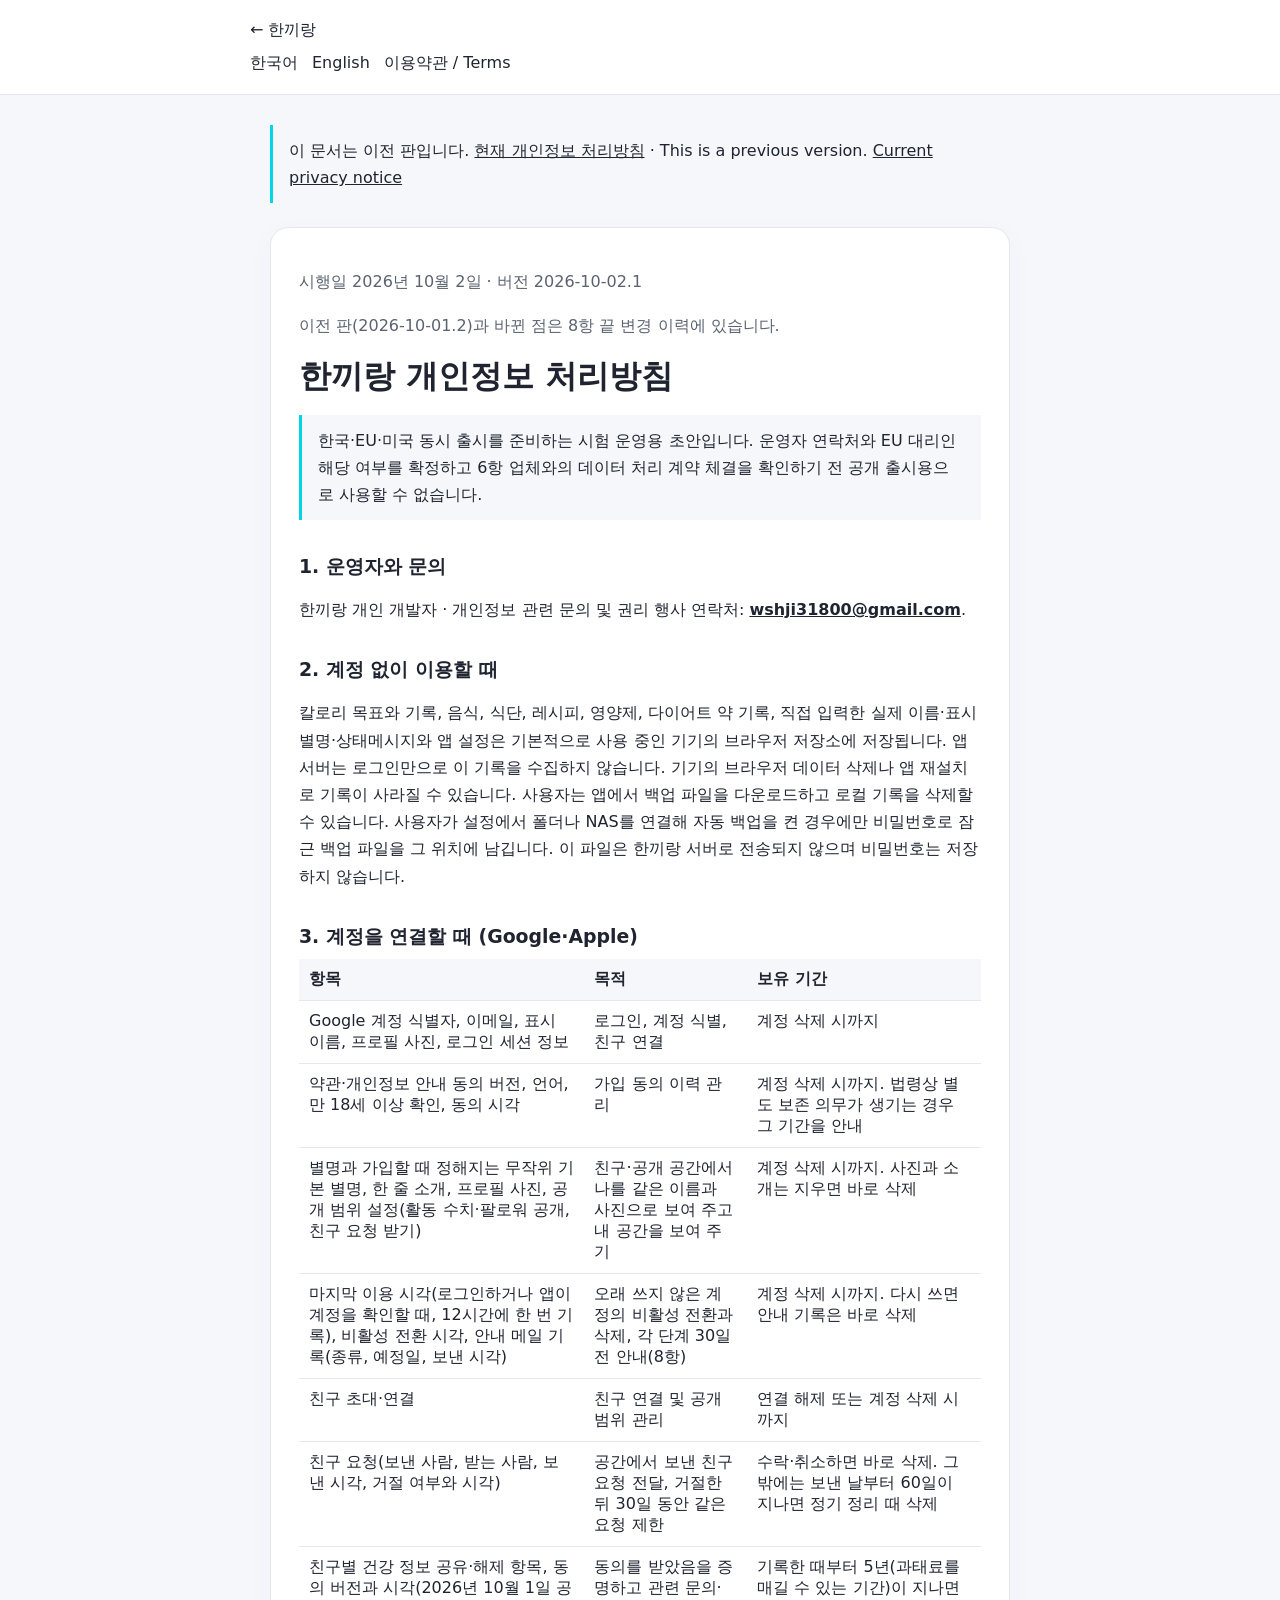
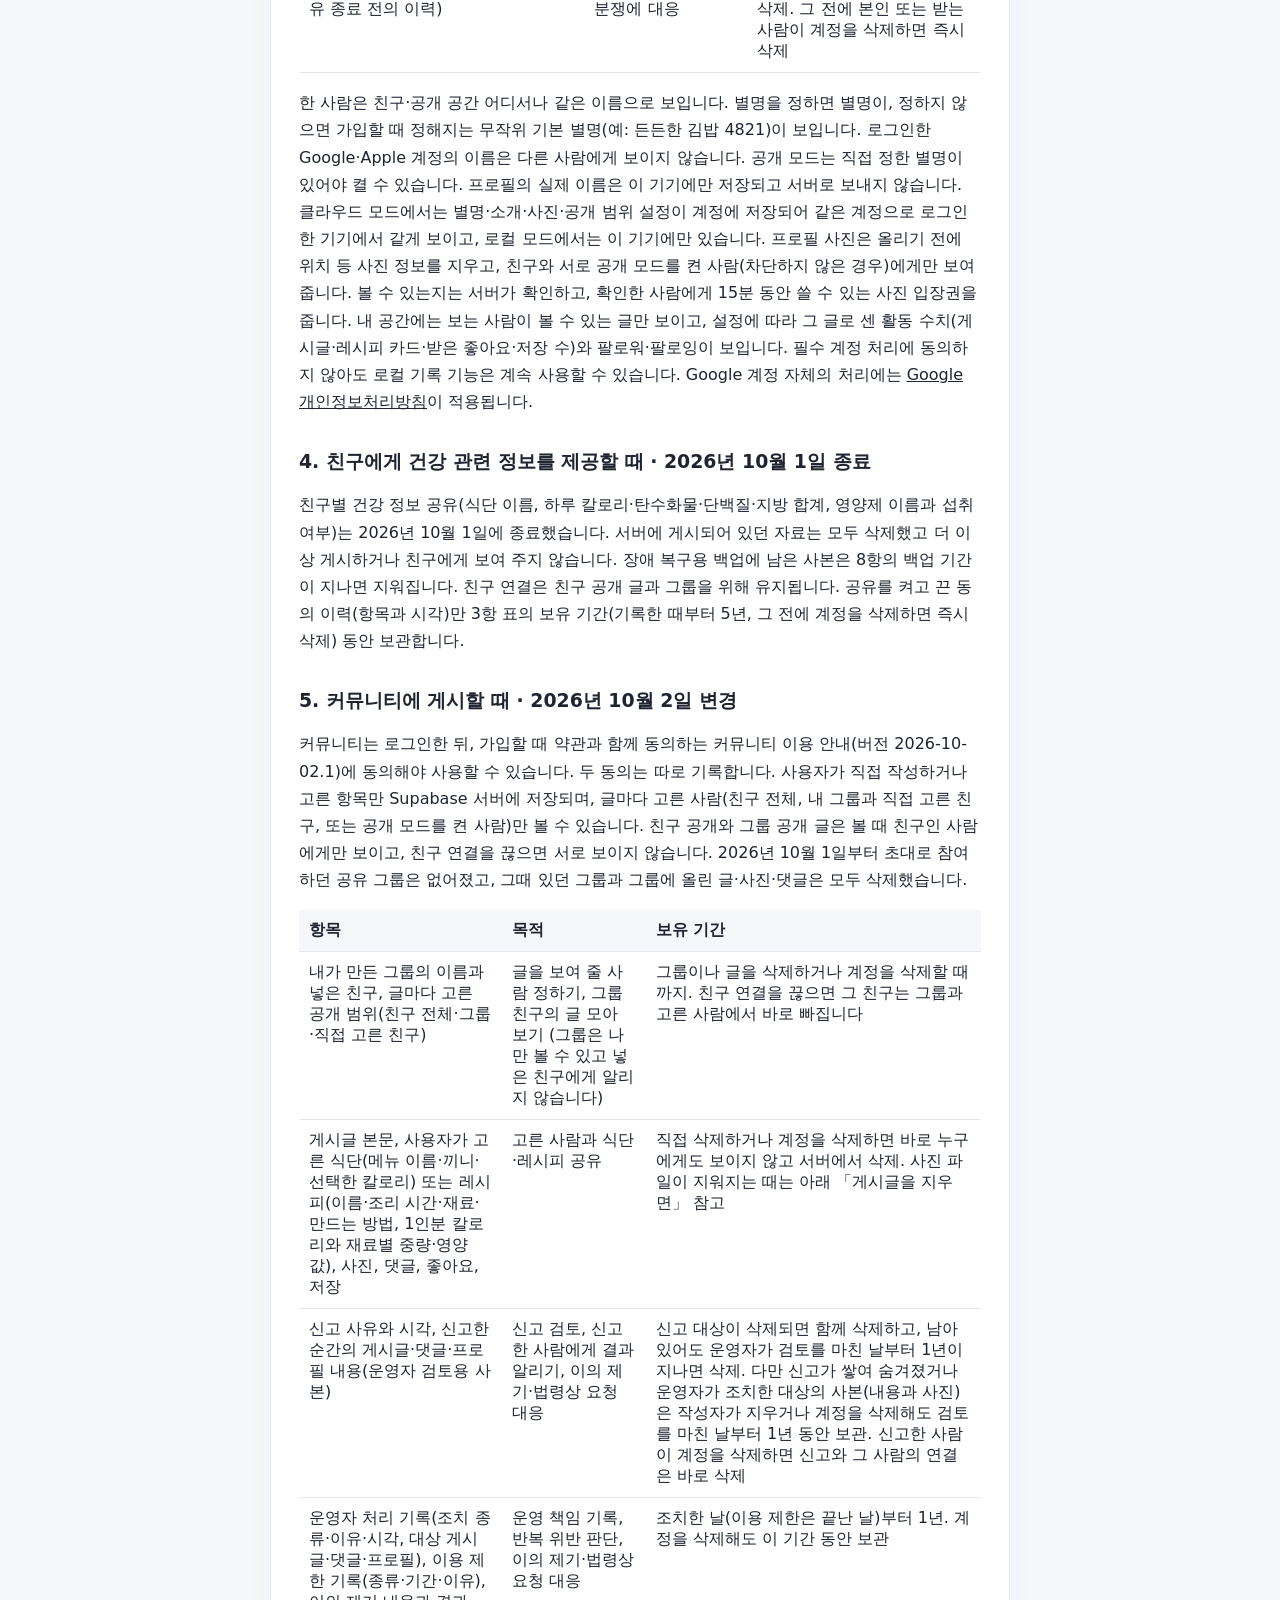
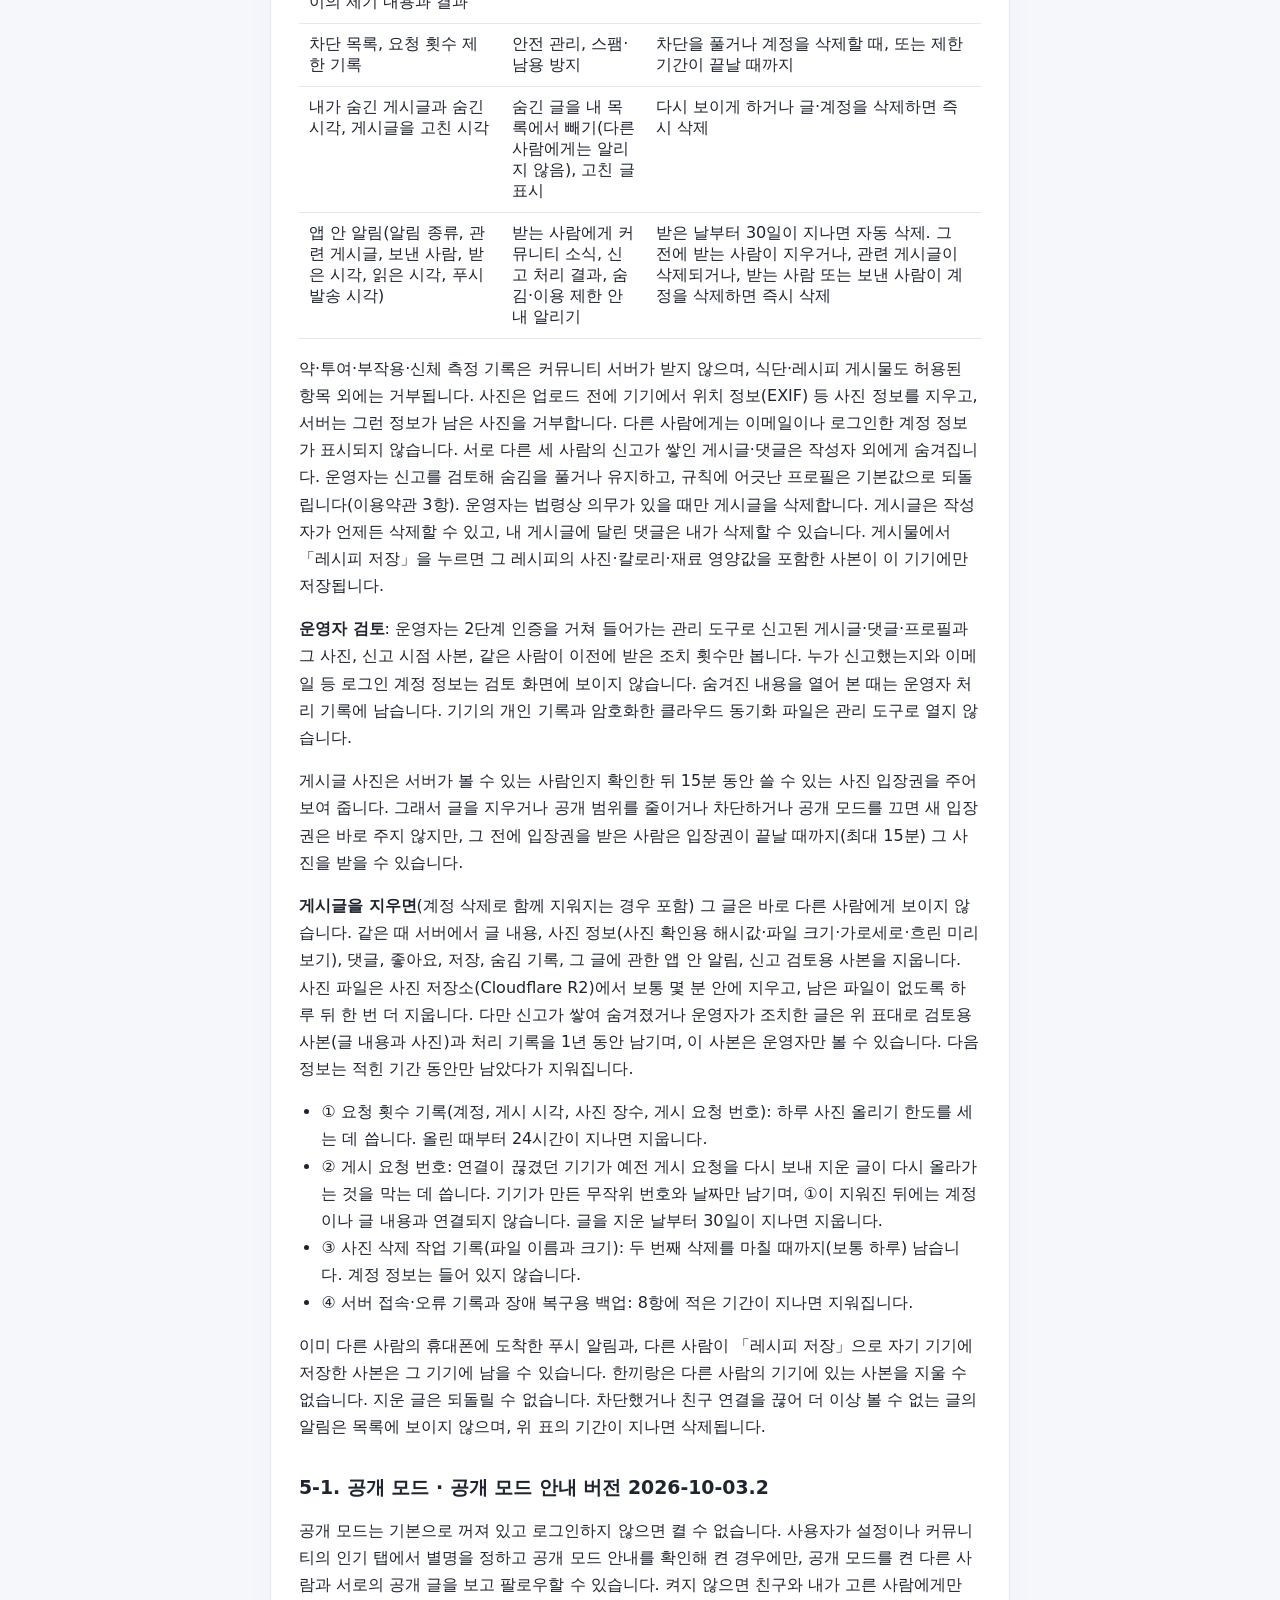
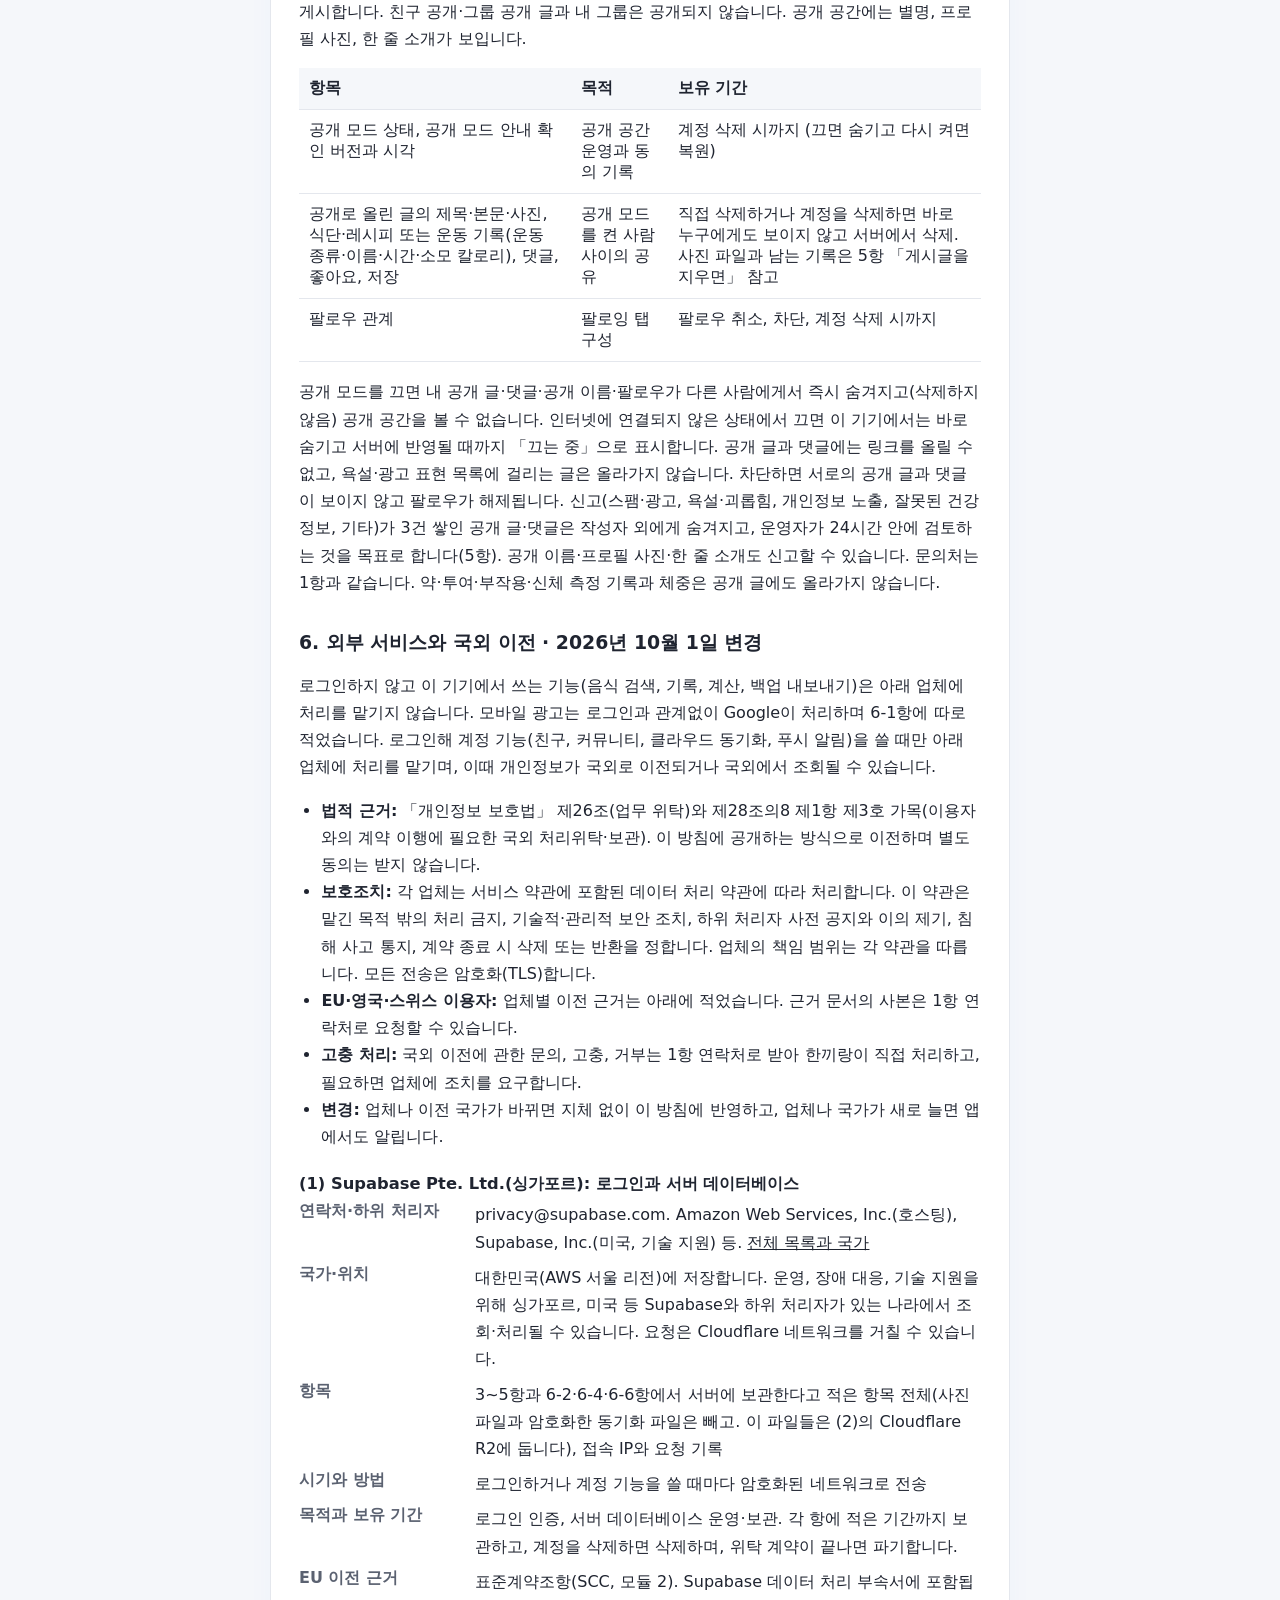
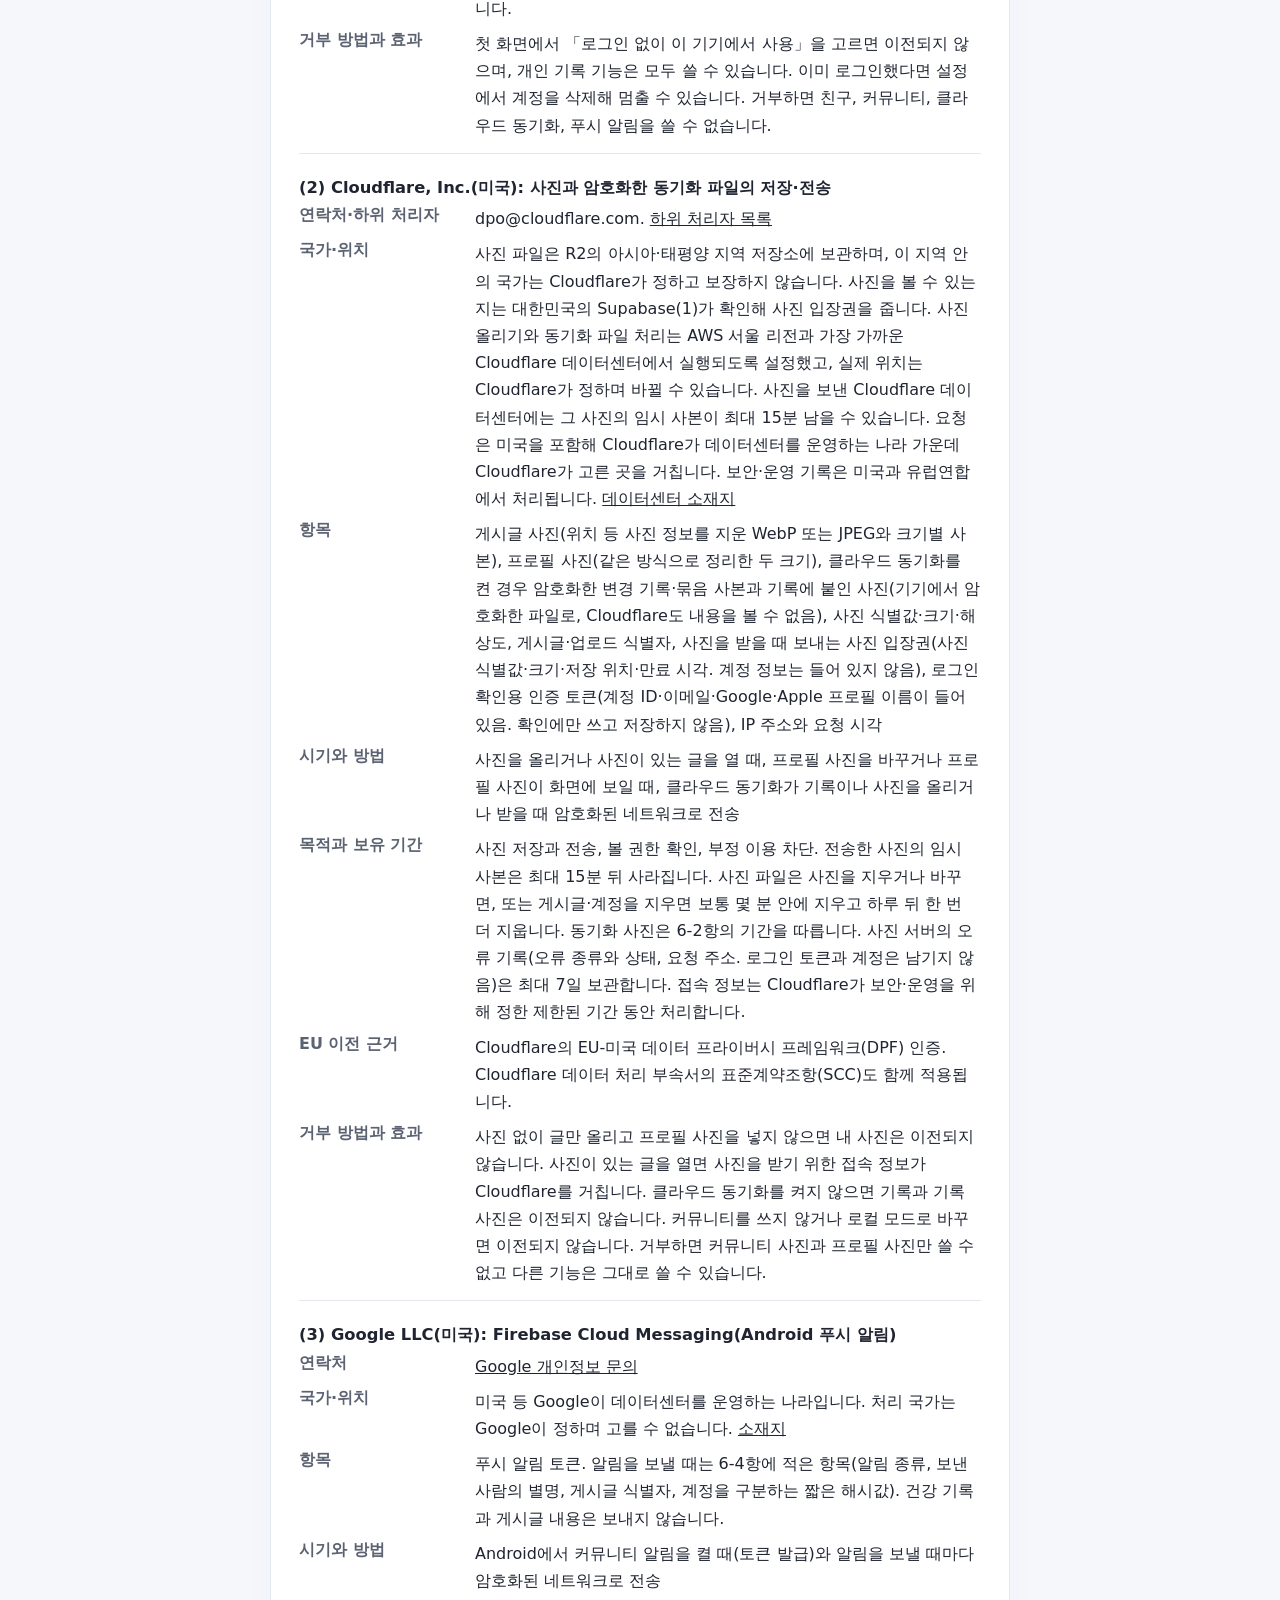
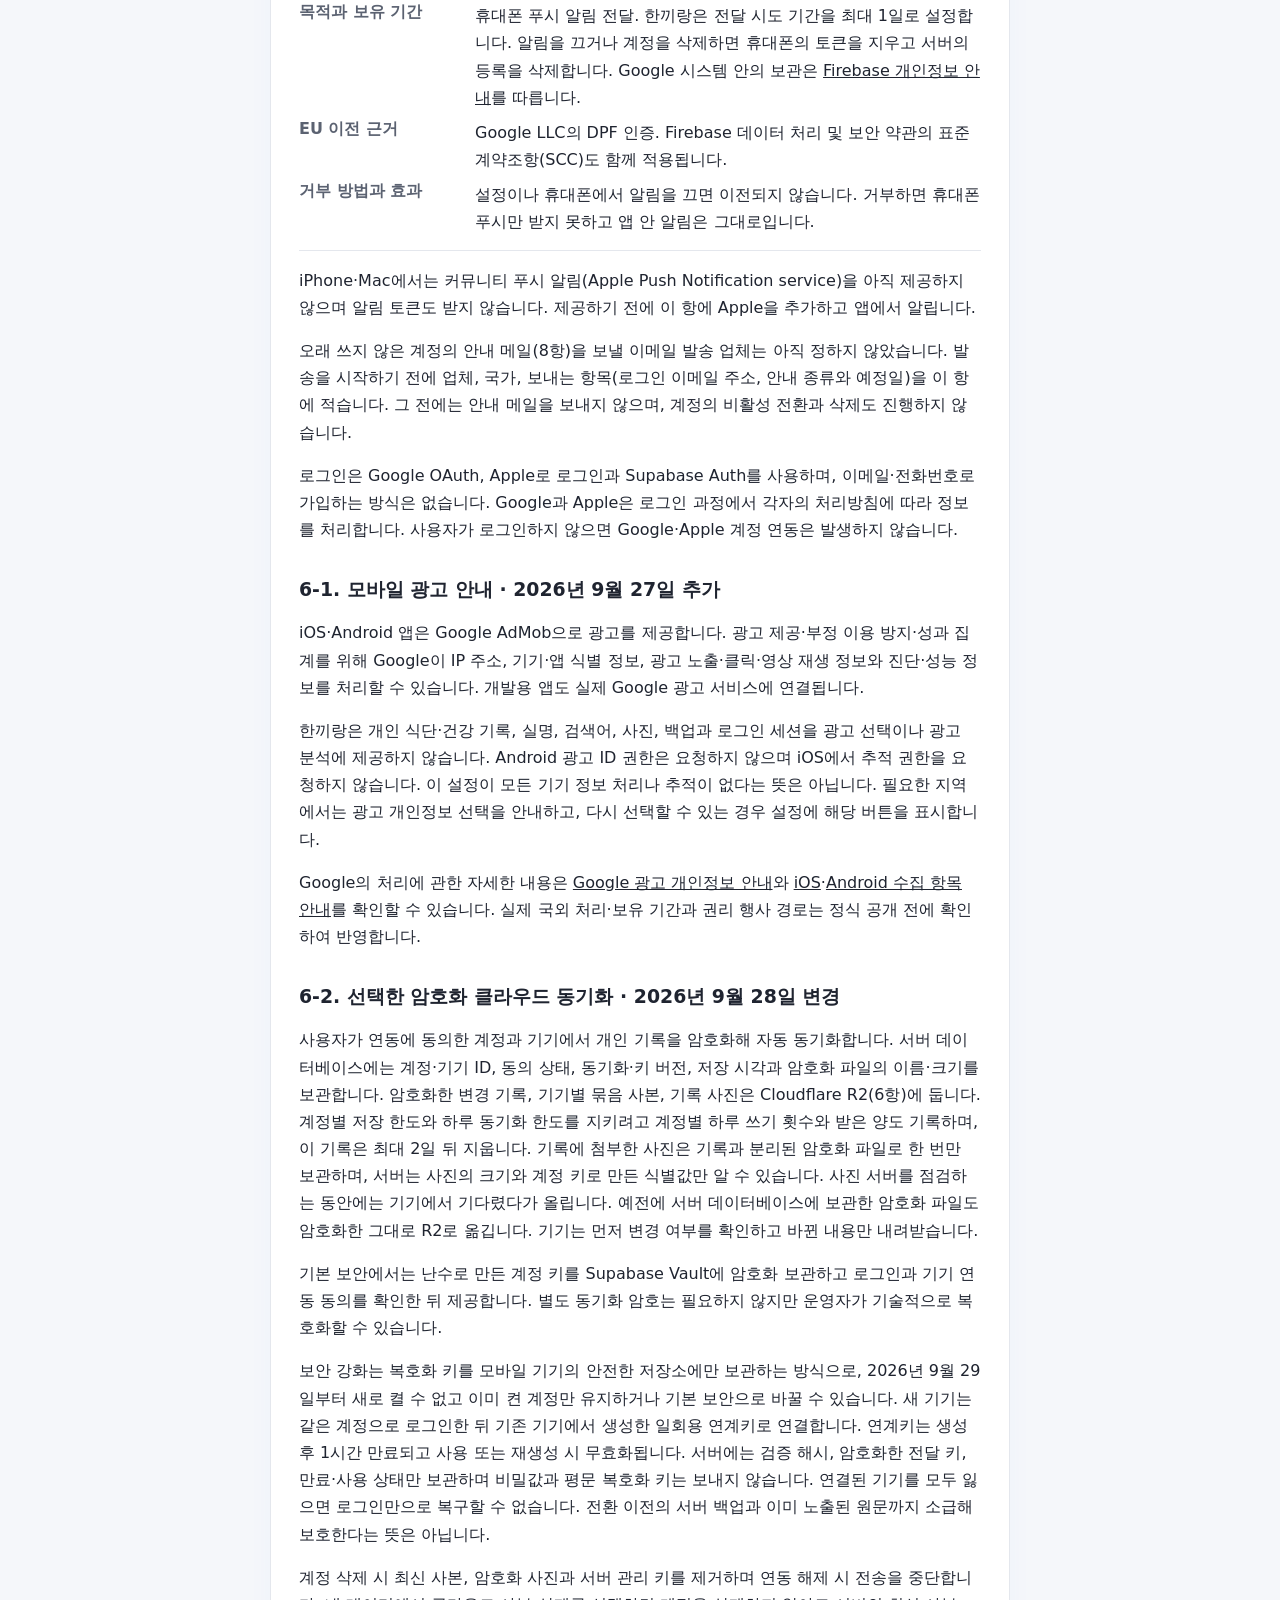
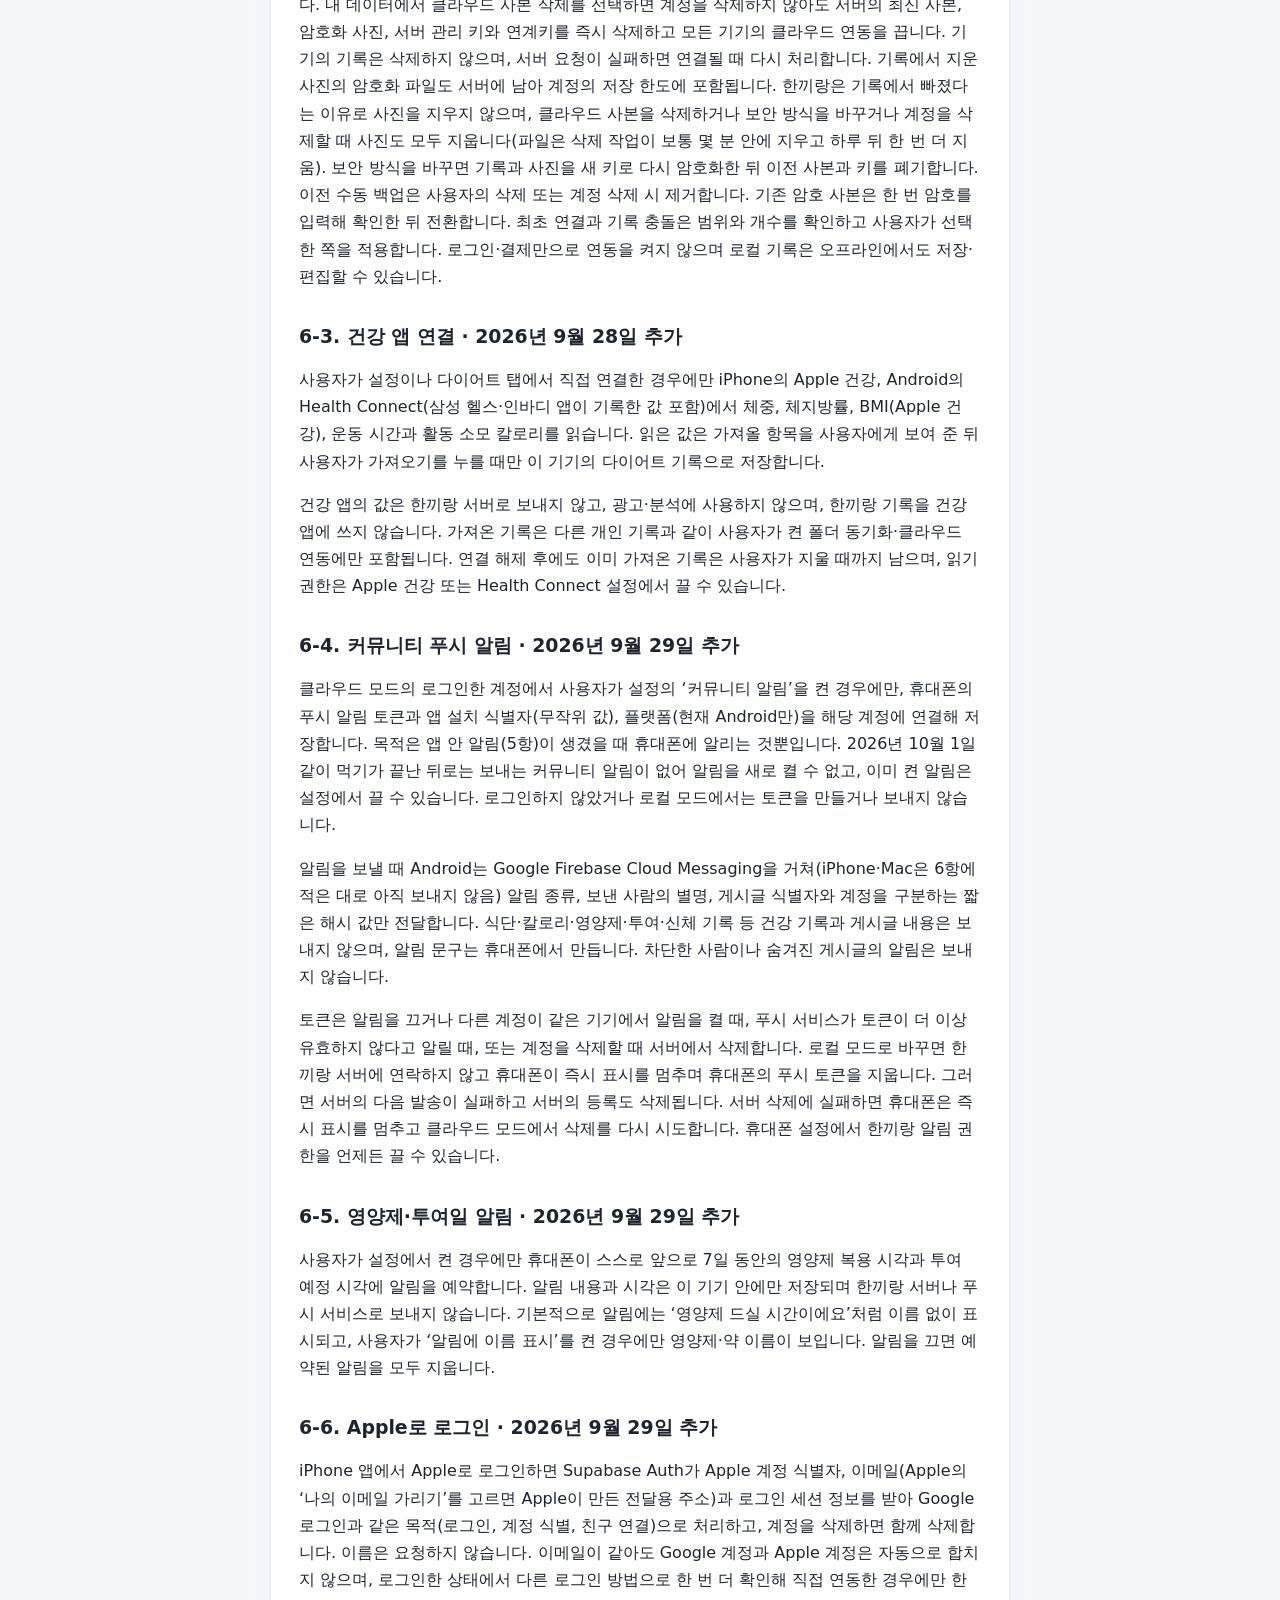
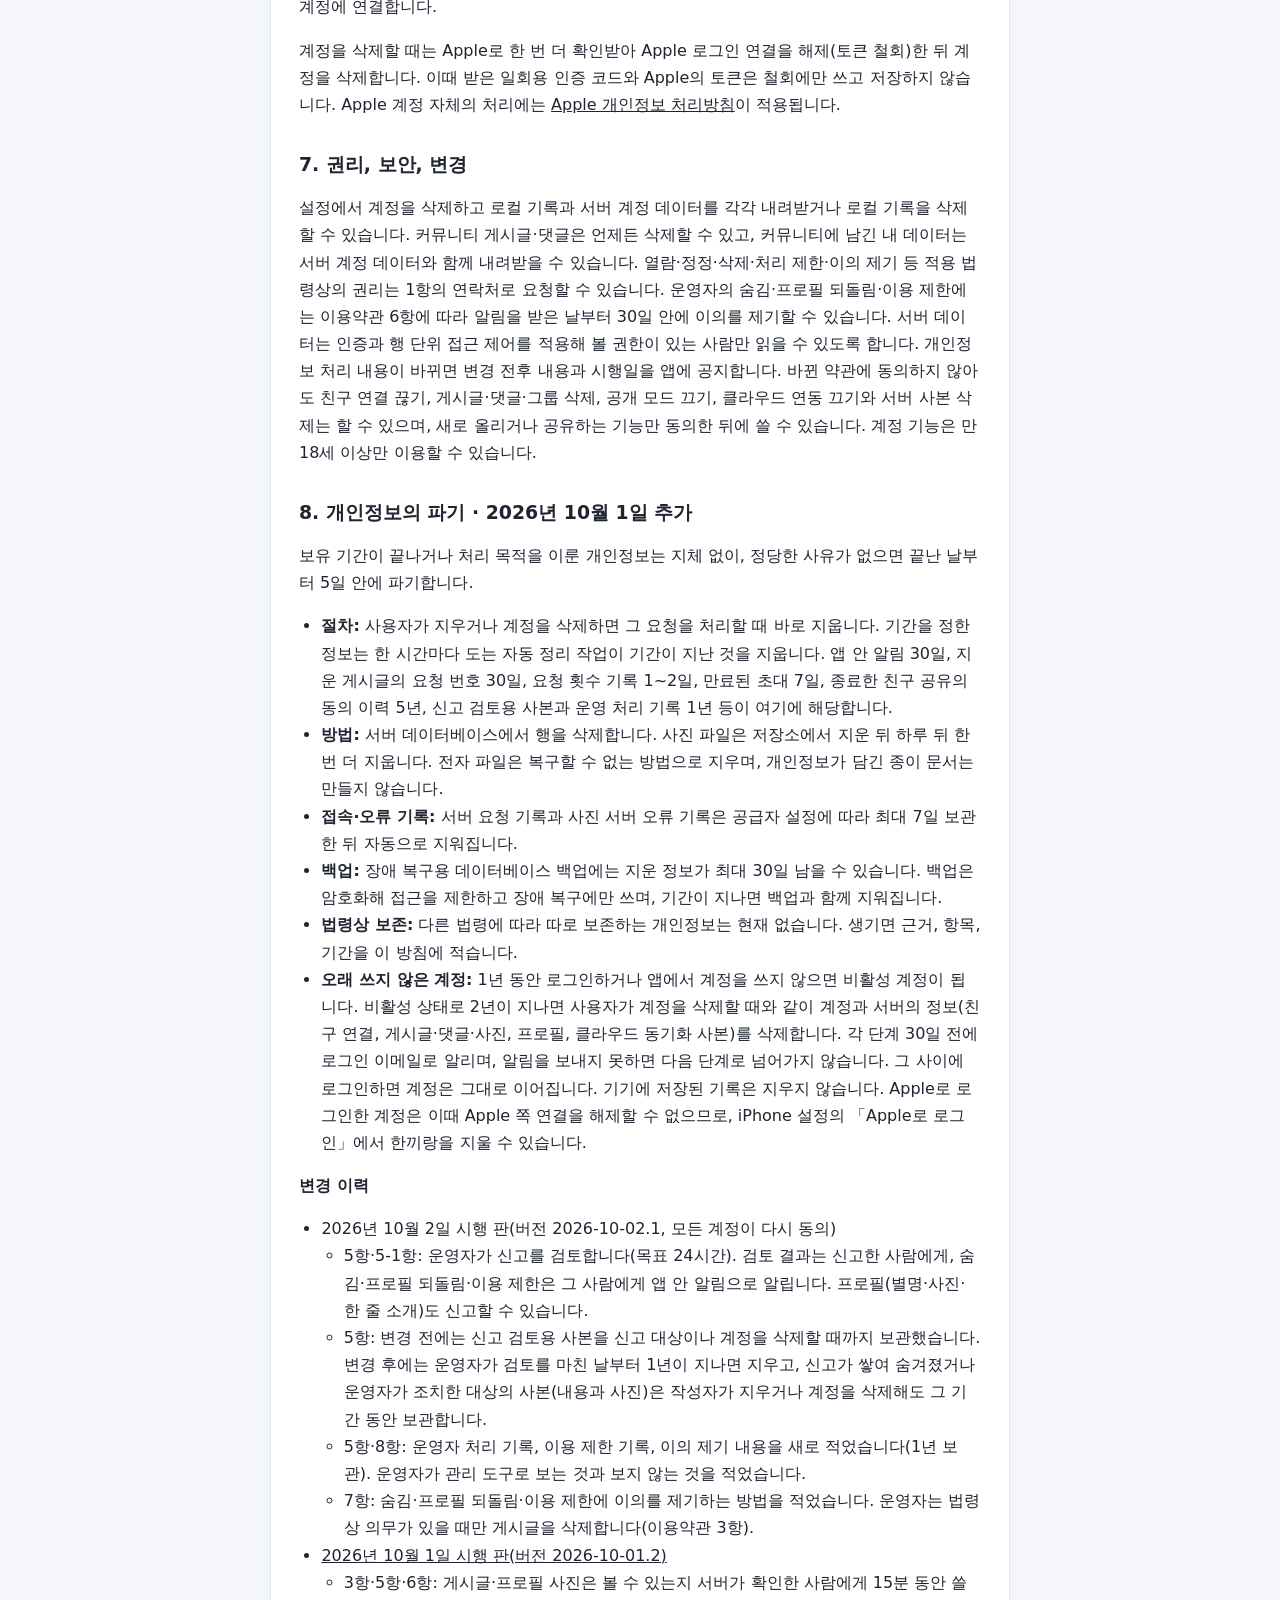
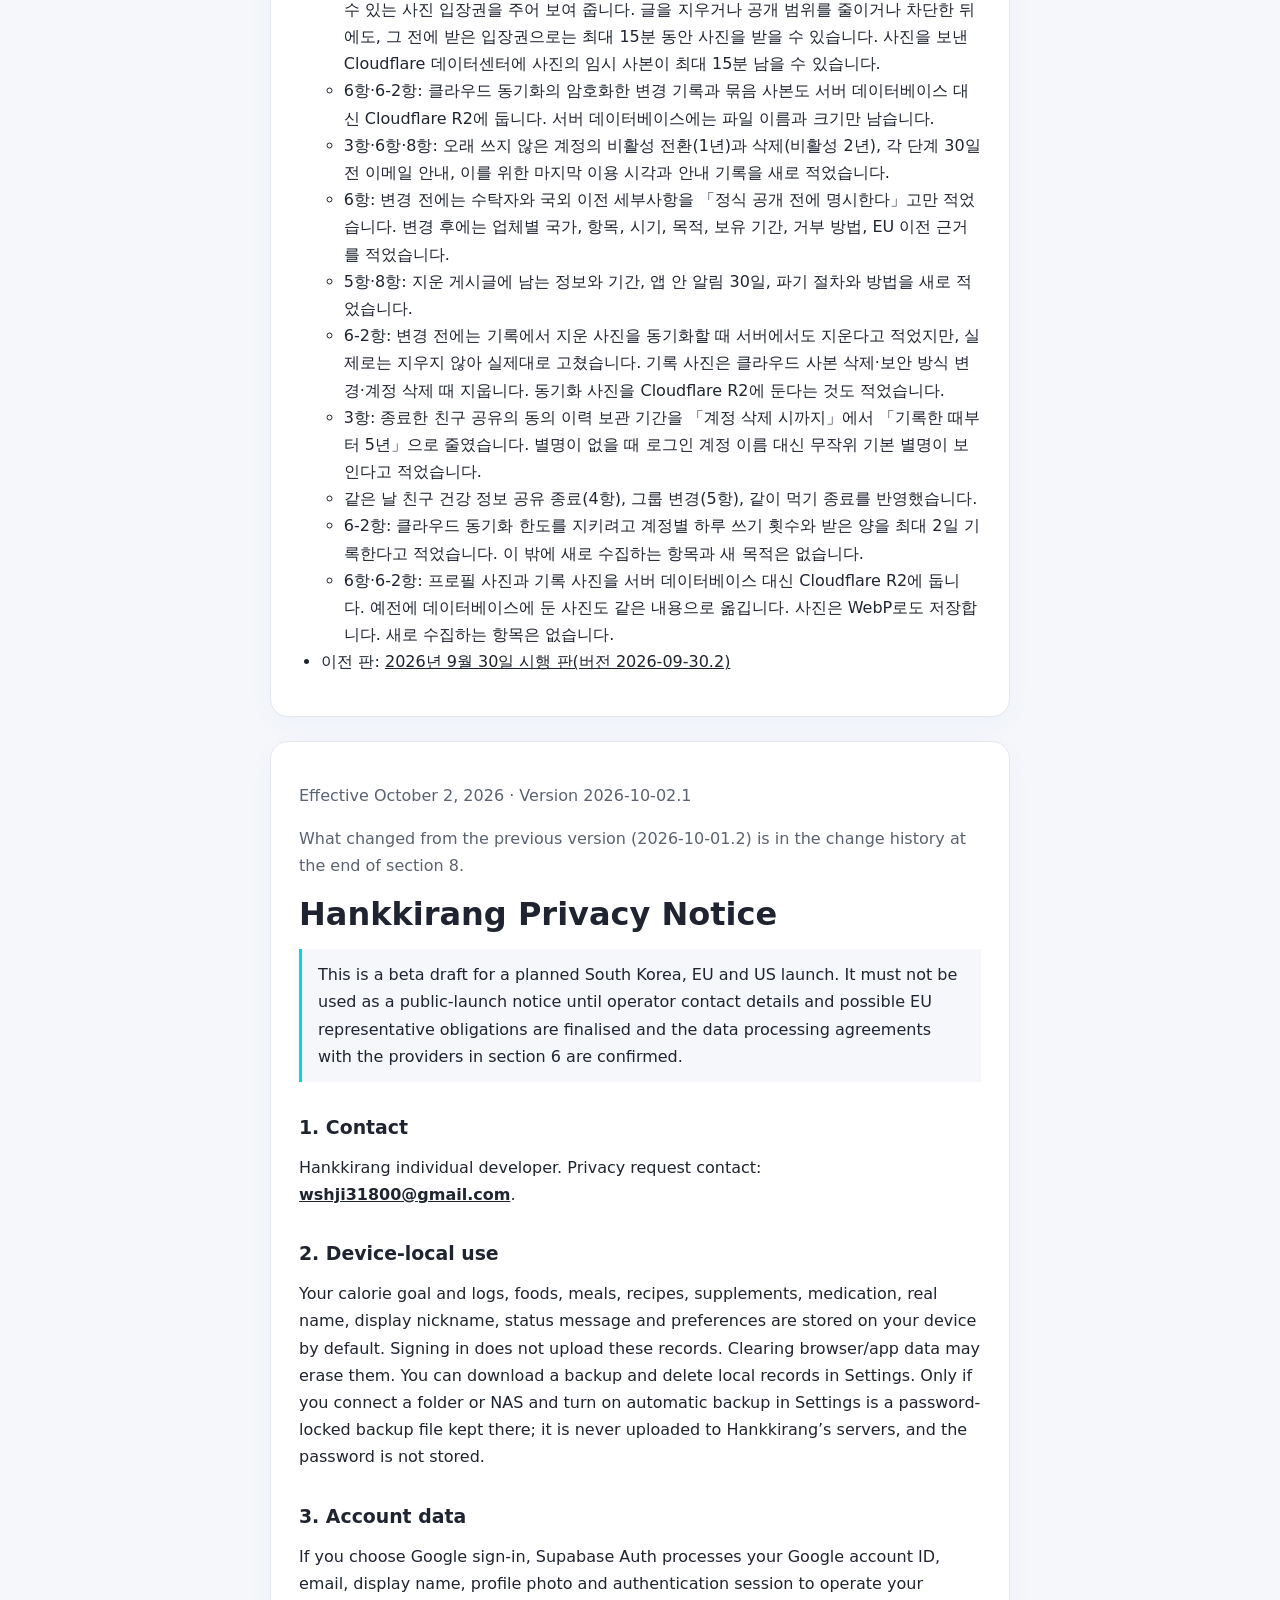
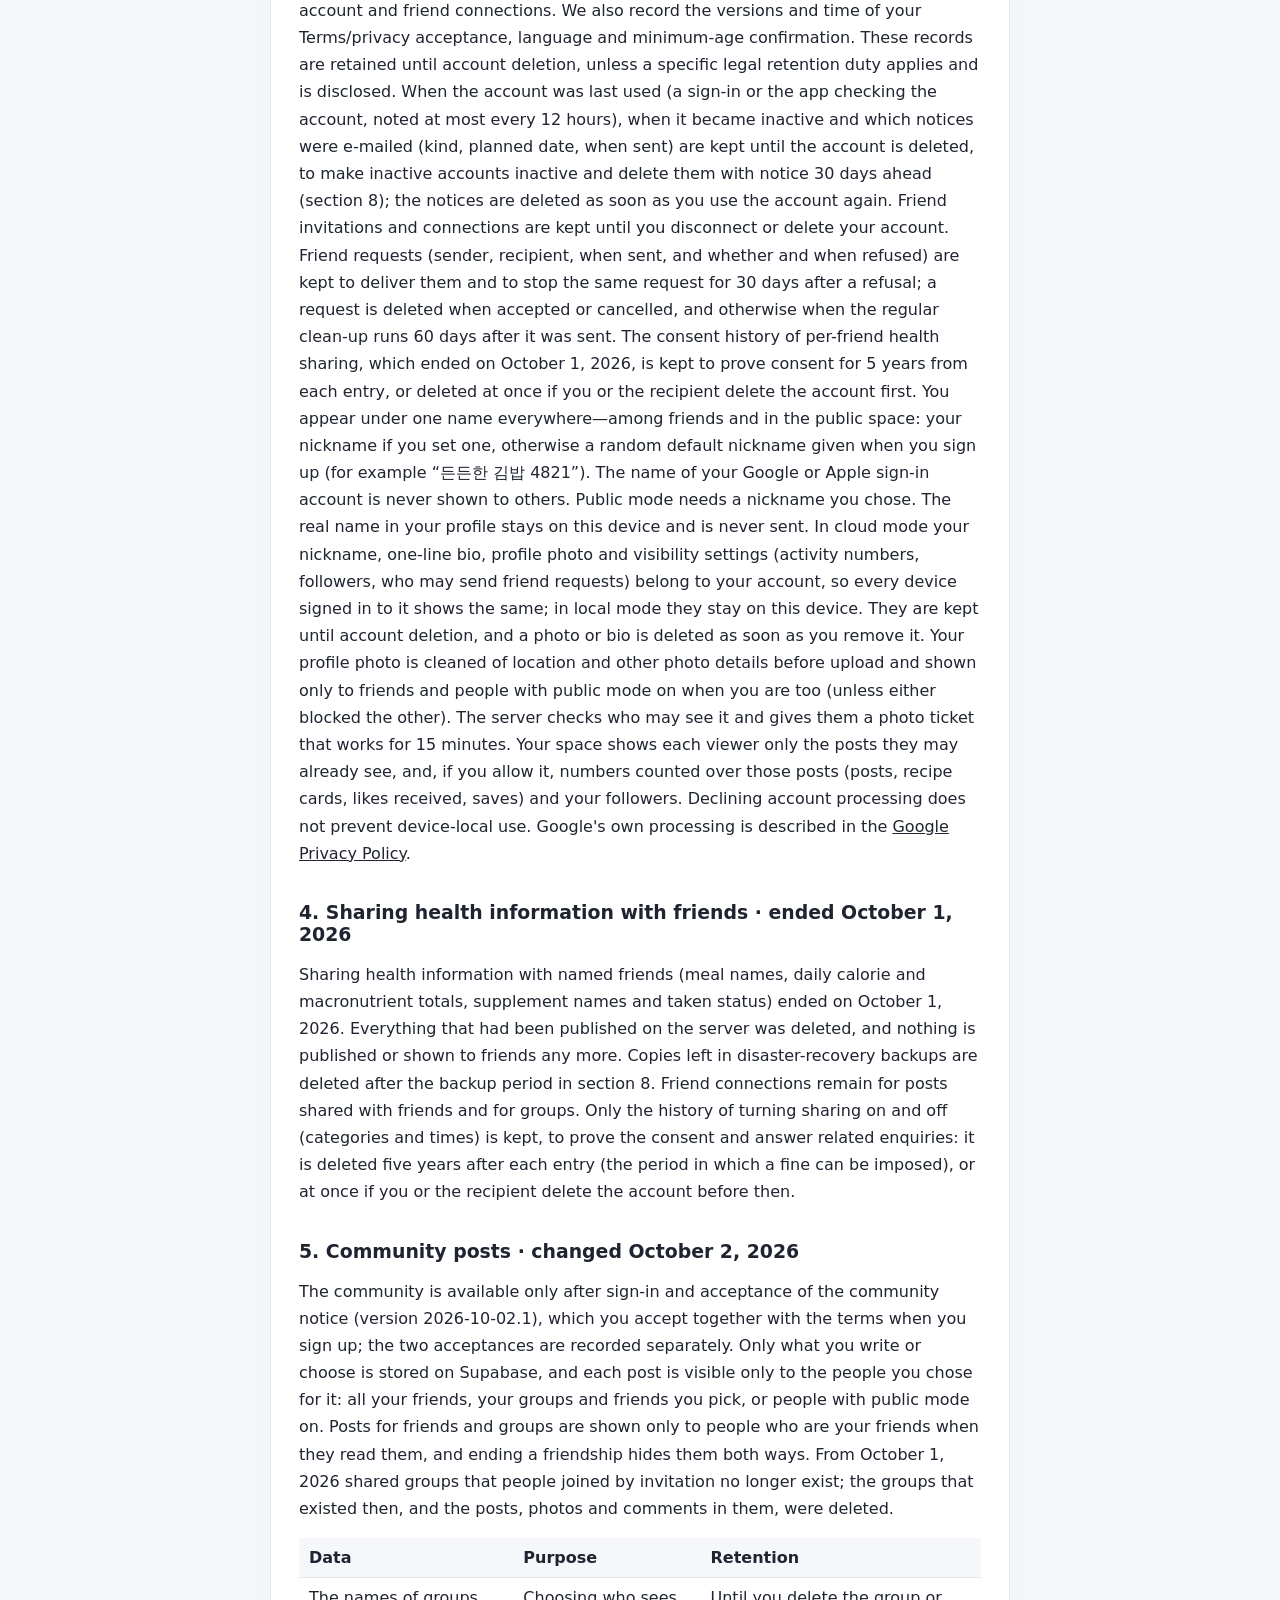
<file: privacy-2026-10-02.1.html>
<!doctype html><html lang="ko"><head><meta charset="utf-8"><meta name="viewport" content="width=device-width,initial-scale=1"><title>한끼랑 개인정보 처리방침 | Privacy Notice</title><link rel="stylesheet" href="tokens.css"><link rel="stylesheet" href="legal.css"></head><body><header><a href="index.html">← 한끼랑</a><nav aria-label="언어"><a href="#ko">한국어</a><a href="#en">English</a><a href="terms.html">이용약관 / Terms</a></nav></header><main><p class="note">이 문서는 이전 판입니다. <a href="privacy.html">현재 개인정보 처리방침</a> · This is a previous version. <a href="privacy.html">Current privacy notice</a></p>
<article id="ko" lang="ko"><p class="meta">시행일 2026년 10월 2일 · 버전 2026-10-02.1</p><p class="meta">이전 판(2026-10-01.2)과 바뀐 점은 8항 끝 변경 이력에 있습니다.</p><h1>한끼랑 개인정보 처리방침</h1><p class="note">한국·EU·미국 동시 출시를 준비하는 시험 운영용 초안입니다. 운영자 연락처와 EU 대리인 해당 여부를 확정하고 6항 업체와의 데이터 처리 계약 체결을 확인하기 전 공개 출시용으로 사용할 수 없습니다.</p>
<h2>1. 운영자와 문의</h2><p>한끼랑 개인 개발자 · 개인정보 관련 문의 및 권리 행사 연락처: <strong><a href="mailto:wshji31800@gmail.com">wshji31800@gmail.com</a></strong>.</p>
<h2>2. 계정 없이 이용할 때</h2><p>칼로리 목표와 기록, 음식, 식단, 레시피, 영양제, 다이어트 약 기록, 직접 입력한 실제 이름·표시 별명·상태메시지와 앱 설정은 기본적으로 사용 중인 기기의 브라우저 저장소에 저장됩니다. 앱 서버는 로그인만으로 이 기록을 수집하지 않습니다. 기기의 브라우저 데이터 삭제나 앱 재설치로 기록이 사라질 수 있습니다. 사용자는 앱에서 백업 파일을 다운로드하고 로컬 기록을 삭제할 수 있습니다. 사용자가 설정에서 폴더나 NAS를 연결해 자동 백업을 켠 경우에만 비밀번호로 잠근 백업 파일을 그 위치에 남깁니다. 이 파일은 한끼랑 서버로 전송되지 않으며 비밀번호는 저장하지 않습니다.</p>
<h2>3. 계정을 연결할 때 (Google·Apple)</h2><div class="table-wrap"><table><thead><tr><th>항목</th><th>목적</th><th>보유 기간</th></tr></thead><tbody><tr><td>Google 계정 식별자, 이메일, 표시 이름, 프로필 사진, 로그인 세션 정보</td><td>로그인, 계정 식별, 친구 연결</td><td>계정 삭제 시까지</td></tr><tr><td>약관·개인정보 안내 동의 버전, 언어, 만 18세 이상 확인, 동의 시각</td><td>가입 동의 이력 관리</td><td>계정 삭제 시까지. 법령상 별도 보존 의무가 생기는 경우 그 기간을 안내</td></tr><tr><td>별명과 가입할 때 정해지는 무작위 기본 별명, 한 줄 소개, 프로필 사진, 공개 범위 설정(활동 수치·팔로워 공개, 친구 요청 받기)</td><td>친구·공개 공간에서 나를 같은 이름과 사진으로 보여 주고 내 공간을 보여 주기</td><td>계정 삭제 시까지. 사진과 소개는 지우면 바로 삭제</td></tr><tr><td>마지막 이용 시각(로그인하거나 앱이 계정을 확인할 때, 12시간에 한 번 기록), 비활성 전환 시각, 안내 메일 기록(종류, 예정일, 보낸 시각)</td><td>오래 쓰지 않은 계정의 비활성 전환과 삭제, 각 단계 30일 전 안내(8항)</td><td>계정 삭제 시까지. 다시 쓰면 안내 기록은 바로 삭제</td></tr><tr><td>친구 초대·연결</td><td>친구 연결 및 공개 범위 관리</td><td>연결 해제 또는 계정 삭제 시까지</td></tr><tr><td>친구 요청(보낸 사람, 받는 사람, 보낸 시각, 거절 여부와 시각)</td><td>공간에서 보낸 친구 요청 전달, 거절한 뒤 30일 동안 같은 요청 제한</td><td>수락·취소하면 바로 삭제. 그 밖에는 보낸 날부터 60일이 지나면 정기 정리 때 삭제</td></tr><tr><td>친구별 건강 정보 공유·해제 항목, 동의 버전과 시각(2026년 10월 1일 공유 종료 전의 이력)</td><td>동의를 받았음을 증명하고 관련 문의·분쟁에 대응</td><td>기록한 때부터 5년(과태료를 매길 수 있는 기간)이 지나면 삭제. 그 전에 본인 또는 받는 사람이 계정을 삭제하면 즉시 삭제</td></tr></tbody></table></div><p>한 사람은 친구·공개 공간 어디서나 같은 이름으로 보입니다. 별명을 정하면 별명이, 정하지 않으면 가입할 때 정해지는 무작위 기본 별명(예: 든든한 김밥 4821)이 보입니다. 로그인한 Google·Apple 계정의 이름은 다른 사람에게 보이지 않습니다. 공개 모드는 직접 정한 별명이 있어야 켤 수 있습니다. 프로필의 실제 이름은 이 기기에만 저장되고 서버로 보내지 않습니다. 클라우드 모드에서는 별명·소개·사진·공개 범위 설정이 계정에 저장되어 같은 계정으로 로그인한 기기에서 같게 보이고, 로컬 모드에서는 이 기기에만 있습니다. 프로필 사진은 올리기 전에 위치 등 사진 정보를 지우고, 친구와 서로 공개 모드를 켠 사람(차단하지 않은 경우)에게만 보여 줍니다. 볼 수 있는지는 서버가 확인하고, 확인한 사람에게 15분 동안 쓸 수 있는 사진 입장권을 줍니다. 내 공간에는 보는 사람이 볼 수 있는 글만 보이고, 설정에 따라 그 글로 센 활동 수치(게시글·레시피 카드·받은 좋아요·저장 수)와 팔로워·팔로잉이 보입니다. 필수 계정 처리에 동의하지 않아도 로컬 기록 기능은 계속 사용할 수 있습니다. Google 계정 자체의 처리에는 <a href="https://policies.google.com/privacy" target="_blank" rel="noopener">Google 개인정보처리방침</a>이 적용됩니다.</p>
<h2>4. 친구에게 건강 관련 정보를 제공할 때 · 2026년 10월 1일 종료</h2><p>친구별 건강 정보 공유(식단 이름, 하루 칼로리·탄수화물·단백질·지방 합계, 영양제 이름과 섭취 여부)는 2026년 10월 1일에 종료했습니다. 서버에 게시되어 있던 자료는 모두 삭제했고 더 이상 게시하거나 친구에게 보여 주지 않습니다. 장애 복구용 백업에 남은 사본은 8항의 백업 기간이 지나면 지워집니다. 친구 연결은 친구 공개 글과 그룹을 위해 유지됩니다. 공유를 켜고 끈 동의 이력(항목과 시각)만 3항 표의 보유 기간(기록한 때부터 5년, 그 전에 계정을 삭제하면 즉시 삭제) 동안 보관합니다.</p><h2>5. 커뮤니티에 게시할 때 · 2026년 10월 2일 변경</h2><p>커뮤니티는 로그인한 뒤, 가입할 때 약관과 함께 동의하는 커뮤니티 이용 안내(버전 2026-10-02.1)에 동의해야 사용할 수 있습니다. 두 동의는 따로 기록합니다. 사용자가 직접 작성하거나 고른 항목만 Supabase 서버에 저장되며, 글마다 고른 사람(친구 전체, 내 그룹과 직접 고른 친구, 또는 공개 모드를 켠 사람)만 볼 수 있습니다. 친구 공개와 그룹 공개 글은 볼 때 친구인 사람에게만 보이고, 친구 연결을 끊으면 서로 보이지 않습니다. 2026년 10월 1일부터 초대로 참여하던 공유 그룹은 없어졌고, 그때 있던 그룹과 그룹에 올린 글·사진·댓글은 모두 삭제했습니다.</p><div class="table-wrap"><table><thead><tr><th>항목</th><th>목적</th><th>보유 기간</th></tr></thead><tbody><tr><td>내가 만든 그룹의 이름과 넣은 친구, 글마다 고른 공개 범위(친구 전체·그룹·직접 고른 친구)</td><td>글을 보여 줄 사람 정하기, 그룹 친구의 글 모아 보기 (그룹은 나만 볼 수 있고 넣은 친구에게 알리지 않습니다)</td><td>그룹이나 글을 삭제하거나 계정을 삭제할 때까지. 친구 연결을 끊으면 그 친구는 그룹과 고른 사람에서 바로 빠집니다</td></tr><tr><td>게시글 본문, 사용자가 고른 식단(메뉴 이름·끼니·선택한 칼로리) 또는 레시피(이름·조리 시간·재료·만드는 방법, 1인분 칼로리와 재료별 중량·영양값), 사진, 댓글, 좋아요, 저장</td><td>고른 사람과 식단·레시피 공유</td><td>직접 삭제하거나 계정을 삭제하면 바로 누구에게도 보이지 않고 서버에서 삭제. 사진 파일이 지워지는 때는 아래 「게시글을 지우면」 참고</td></tr><tr><td>신고 사유와 시각, 신고한 순간의 게시글·댓글·프로필 내용(운영자 검토용 사본)</td><td>신고 검토, 신고한 사람에게 결과 알리기, 이의 제기·법령상 요청 대응</td><td>신고 대상이 삭제되면 함께 삭제하고, 남아 있어도 운영자가 검토를 마친 날부터 1년이 지나면 삭제. 다만 신고가 쌓여 숨겨졌거나 운영자가 조치한 대상의 사본(내용과 사진)은 작성자가 지우거나 계정을 삭제해도 검토를 마친 날부터 1년 동안 보관. 신고한 사람이 계정을 삭제하면 신고와 그 사람의 연결은 바로 삭제</td></tr><tr><td>운영자 처리 기록(조치 종류·이유·시각, 대상 게시글·댓글·프로필), 이용 제한 기록(종류·기간·이유), 이의 제기 내용과 결과</td><td>운영 책임 기록, 반복 위반 판단, 이의 제기·법령상 요청 대응</td><td>조치한 날(이용 제한은 끝난 날)부터 1년. 계정을 삭제해도 이 기간 동안 보관</td></tr><tr><td>차단 목록, 요청 횟수 제한 기록</td><td>안전 관리, 스팸·남용 방지</td><td>차단을 풀거나 계정을 삭제할 때, 또는 제한 기간이 끝날 때까지</td></tr><tr><td>내가 숨긴 게시글과 숨긴 시각, 게시글을 고친 시각</td><td>숨긴 글을 내 목록에서 빼기(다른 사람에게는 알리지 않음), 고친 글 표시</td><td>다시 보이게 하거나 글·계정을 삭제하면 즉시 삭제</td></tr><tr><td>앱 안 알림(알림 종류, 관련 게시글, 보낸 사람, 받은 시각, 읽은 시각, 푸시 발송 시각)</td><td>받는 사람에게 커뮤니티 소식, 신고 처리 결과, 숨김·이용 제한 안내 알리기</td><td>받은 날부터 30일이 지나면 자동 삭제. 그 전에 받는 사람이 지우거나, 관련 게시글이 삭제되거나, 받는 사람 또는 보낸 사람이 계정을 삭제하면 즉시 삭제</td></tr></tbody></table></div><p>약·투여·부작용·신체 측정 기록은 커뮤니티 서버가 받지 않으며, 식단·레시피 게시물도 허용된 항목 외에는 거부됩니다. 사진은 업로드 전에 기기에서 위치 정보(EXIF) 등 사진 정보를 지우고, 서버는 그런 정보가 남은 사진을 거부합니다. 다른 사람에게는 이메일이나 로그인한 계정 정보가 표시되지 않습니다. 서로 다른 세 사람의 신고가 쌓인 게시글·댓글은 작성자 외에게 숨겨집니다. 운영자는 신고를 검토해 숨김을 풀거나 유지하고, 규칙에 어긋난 프로필은 기본값으로 되돌립니다(이용약관 3항). 운영자는 법령상 의무가 있을 때만 게시글을 삭제합니다. 게시글은 작성자가 언제든 삭제할 수 있고, 내 게시글에 달린 댓글은 내가 삭제할 수 있습니다. 게시물에서 「레시피 저장」을 누르면 그 레시피의 사진·칼로리·재료 영양값을 포함한 사본이 이 기기에만 저장됩니다.</p><p><strong>운영자 검토</strong>: 운영자는 2단계 인증을 거쳐 들어가는 관리 도구로 신고된 게시글·댓글·프로필과 그 사진, 신고 시점 사본, 같은 사람이 이전에 받은 조치 횟수만 봅니다. 누가 신고했는지와 이메일 등 로그인 계정 정보는 검토 화면에 보이지 않습니다. 숨겨진 내용을 열어 본 때는 운영자 처리 기록에 남습니다. 기기의 개인 기록과 암호화한 클라우드 동기화 파일은 관리 도구로 열지 않습니다.</p><p>게시글 사진은 서버가 볼 수 있는 사람인지 확인한 뒤 15분 동안 쓸 수 있는 사진 입장권을 주어 보여 줍니다. 그래서 글을 지우거나 공개 범위를 줄이거나 차단하거나 공개 모드를 끄면 새 입장권은 바로 주지 않지만, 그 전에 입장권을 받은 사람은 입장권이 끝날 때까지(최대 15분) 그 사진을 받을 수 있습니다.</p><p><strong>게시글을 지우면</strong>(계정 삭제로 함께 지워지는 경우 포함) 그 글은 바로 다른 사람에게 보이지 않습니다. 같은 때 서버에서 글 내용, 사진 정보(사진 확인용 해시값·파일 크기·가로세로·흐린 미리보기), 댓글, 좋아요, 저장, 숨김 기록, 그 글에 관한 앱 안 알림, 신고 검토용 사본을 지웁니다. 사진 파일은 사진 저장소(Cloudflare R2)에서 보통 몇 분 안에 지우고, 남은 파일이 없도록 하루 뒤 한 번 더 지웁니다. 다만 신고가 쌓여 숨겨졌거나 운영자가 조치한 글은 위 표대로 검토용 사본(글 내용과 사진)과 처리 기록을 1년 동안 남기며, 이 사본은 운영자만 볼 수 있습니다. 다음 정보는 적힌 기간 동안만 남았다가 지워집니다.</p><ul><li>① 요청 횟수 기록(계정, 게시 시각, 사진 장수, 게시 요청 번호): 하루 사진 올리기 한도를 세는 데 씁니다. 올린 때부터 24시간이 지나면 지웁니다.</li><li>② 게시 요청 번호: 연결이 끊겼던 기기가 예전 게시 요청을 다시 보내 지운 글이 다시 올라가는 것을 막는 데 씁니다. 기기가 만든 무작위 번호와 날짜만 남기며, ①이 지워진 뒤에는 계정이나 글 내용과 연결되지 않습니다. 글을 지운 날부터 30일이 지나면 지웁니다.</li><li>③ 사진 삭제 작업 기록(파일 이름과 크기): 두 번째 삭제를 마칠 때까지(보통 하루) 남습니다. 계정 정보는 들어 있지 않습니다.</li><li>④ 서버 접속·오류 기록과 장애 복구용 백업: 8항에 적은 기간이 지나면 지워집니다.</li></ul><p>이미 다른 사람의 휴대폰에 도착한 푸시 알림과, 다른 사람이 「레시피 저장」으로 자기 기기에 저장한 사본은 그 기기에 남을 수 있습니다. 한끼랑은 다른 사람의 기기에 있는 사본을 지울 수 없습니다. 지운 글은 되돌릴 수 없습니다. 차단했거나 친구 연결을 끊어 더 이상 볼 수 없는 글의 알림은 목록에 보이지 않으며, 위 표의 기간이 지나면 삭제됩니다.</p><h2>5-1. 공개 모드 · 공개 모드 안내 버전 2026-10-03.2</h2><p>공개 모드는 기본으로 꺼져 있고 로그인하지 않으면 켤 수 없습니다. 사용자가 설정이나 커뮤니티의 인기 탭에서 별명을 정하고 공개 모드 안내를 확인해 켠 경우에만, 공개 모드를 켠 다른 사람과 서로의 공개 글을 보고 팔로우할 수 있습니다. 켜지 않으면 친구와 내가 고른 사람에게만 게시합니다. 친구 공개·그룹 공개 글과 내 그룹은 공개되지 않습니다. 공개 공간에는 별명, 프로필 사진, 한 줄 소개가 보입니다.</p><div class="table-wrap"><table><thead><tr><th>항목</th><th>목적</th><th>보유 기간</th></tr></thead><tbody><tr><td>공개 모드 상태, 공개 모드 안내 확인 버전과 시각</td><td>공개 공간 운영과 동의 기록</td><td>계정 삭제 시까지 (끄면 숨기고 다시 켜면 복원)</td></tr><tr><td>공개로 올린 글의 제목·본문·사진, 식단·레시피 또는 운동 기록(운동 종류·이름·시간·소모 칼로리), 댓글, 좋아요, 저장</td><td>공개 모드를 켠 사람 사이의 공유</td><td>직접 삭제하거나 계정을 삭제하면 바로 누구에게도 보이지 않고 서버에서 삭제. 사진 파일과 남는 기록은 5항 「게시글을 지우면」 참고</td></tr><tr><td>팔로우 관계</td><td>팔로잉 탭 구성</td><td>팔로우 취소, 차단, 계정 삭제 시까지</td></tr></tbody></table></div><p>공개 모드를 끄면 내 공개 글·댓글·공개 이름·팔로우가 다른 사람에게서 즉시 숨겨지고(삭제하지 않음) 공개 공간을 볼 수 없습니다. 인터넷에 연결되지 않은 상태에서 끄면 이 기기에서는 바로 숨기고 서버에 반영될 때까지 「끄는 중」으로 표시합니다. 공개 글과 댓글에는 링크를 올릴 수 없고, 욕설·광고 표현 목록에 걸리는 글은 올라가지 않습니다. 차단하면 서로의 공개 글과 댓글이 보이지 않고 팔로우가 해제됩니다. 신고(스팸·광고, 욕설·괴롭힘, 개인정보 노출, 잘못된 건강 정보, 기타)가 3건 쌓인 공개 글·댓글은 작성자 외에게 숨겨지고, 운영자가 24시간 안에 검토하는 것을 목표로 합니다(5항). 공개 이름·프로필 사진·한 줄 소개도 신고할 수 있습니다. 문의처는 1항과 같습니다. 약·투여·부작용·신체 측정 기록과 체중은 공개 글에도 올라가지 않습니다.</p><h2>6. 외부 서비스와 국외 이전 · 2026년 10월 1일 변경</h2><p>로그인하지 않고 이 기기에서 쓰는 기능(음식 검색, 기록, 계산, 백업 내보내기)은 아래 업체에 처리를 맡기지 않습니다. 모바일 광고는 로그인과 관계없이 Google이 처리하며 6-1항에 따로 적었습니다. 로그인해 계정 기능(친구, 커뮤니티, 클라우드 동기화, 푸시 알림)을 쓸 때만 아래 업체에 처리를 맡기며, 이때 개인정보가 국외로 이전되거나 국외에서 조회될 수 있습니다.</p><ul><li><strong>법적 근거:</strong> 「개인정보 보호법」 제26조(업무 위탁)와 제28조의8 제1항 제3호 가목(이용자와의 계약 이행에 필요한 국외 처리위탁·보관). 이 방침에 공개하는 방식으로 이전하며 별도 동의는 받지 않습니다.</li><li><strong>보호조치:</strong> 각 업체는 서비스 약관에 포함된 데이터 처리 약관에 따라 처리합니다. 이 약관은 맡긴 목적 밖의 처리 금지, 기술적·관리적 보안 조치, 하위 처리자 사전 공지와 이의 제기, 침해 사고 통지, 계약 종료 시 삭제 또는 반환을 정합니다. 업체의 책임 범위는 각 약관을 따릅니다. 모든 전송은 암호화(TLS)합니다.</li><li><strong>EU·영국·스위스 이용자:</strong> 업체별 이전 근거는 아래에 적었습니다. 근거 문서의 사본은 1항 연락처로 요청할 수 있습니다.</li><li><strong>고충 처리:</strong> 국외 이전에 관한 문의, 고충, 거부는 1항 연락처로 받아 한끼랑이 직접 처리하고, 필요하면 업체에 조치를 요구합니다.</li><li><strong>변경:</strong> 업체나 이전 국가가 바뀌면 지체 없이 이 방침에 반영하고, 업체나 국가가 새로 늘면 앱에서도 알립니다.</li></ul><h3>(1) Supabase Pte. Ltd.(싱가포르): 로그인과 서버 데이터베이스</h3><dl class="facts"><dt>연락처·하위 처리자</dt><dd>privacy@supabase.com. Amazon Web Services, Inc.(호스팅), Supabase, Inc.(미국, 기술 지원) 등. <a href="https://supabase.com/legal/customer-resources/subprocessor-list" target="_blank" rel="noopener">전체 목록과 국가</a></dd><dt>국가·위치</dt><dd>대한민국(AWS 서울 리전)에 저장합니다. 운영, 장애 대응, 기술 지원을 위해 싱가포르, 미국 등 Supabase와 하위 처리자가 있는 나라에서 조회·처리될 수 있습니다. 요청은 Cloudflare 네트워크를 거칠 수 있습니다.</dd><dt>항목</dt><dd>3~5항과 6-2·6-4·6-6항에서 서버에 보관한다고 적은 항목 전체(사진 파일과 암호화한 동기화 파일은 빼고. 이 파일들은 (2)의 Cloudflare R2에 둡니다), 접속 IP와 요청 기록</dd><dt>시기와 방법</dt><dd>로그인하거나 계정 기능을 쓸 때마다 암호화된 네트워크로 전송</dd><dt>목적과 보유 기간</dt><dd>로그인 인증, 서버 데이터베이스 운영·보관. 각 항에 적은 기간까지 보관하고, 계정을 삭제하면 삭제하며, 위탁 계약이 끝나면 파기합니다.</dd><dt>EU 이전 근거</dt><dd>표준계약조항(SCC, 모듈 2). Supabase 데이터 처리 부속서에 포함됩니다.</dd><dt>거부 방법과 효과</dt><dd>첫 화면에서 「로그인 없이 이 기기에서 사용」을 고르면 이전되지 않으며, 개인 기록 기능은 모두 쓸 수 있습니다. 이미 로그인했다면 설정에서 계정을 삭제해 멈출 수 있습니다. 거부하면 친구, 커뮤니티, 클라우드 동기화, 푸시 알림을 쓸 수 없습니다.</dd></dl><h3>(2) Cloudflare, Inc.(미국): 사진과 암호화한 동기화 파일의 저장·전송</h3><dl class="facts"><dt>연락처·하위 처리자</dt><dd>dpo@cloudflare.com. <a href="https://www.cloudflare.com/gdpr/subprocessors/cloudflare-services/" target="_blank" rel="noopener">하위 처리자 목록</a></dd><dt>국가·위치</dt><dd>사진 파일은 R2의 아시아·태평양 지역 저장소에 보관하며, 이 지역 안의 국가는 Cloudflare가 정하고 보장하지 않습니다. 사진을 볼 수 있는지는 대한민국의 Supabase(1)가 확인해 사진 입장권을 줍니다. 사진 올리기와 동기화 파일 처리는 AWS 서울 리전과 가장 가까운 Cloudflare 데이터센터에서 실행되도록 설정했고, 실제 위치는 Cloudflare가 정하며 바뀔 수 있습니다. 사진을 보낸 Cloudflare 데이터센터에는 그 사진의 임시 사본이 최대 15분 남을 수 있습니다. 요청은 미국을 포함해 Cloudflare가 데이터센터를 운영하는 나라 가운데 Cloudflare가 고른 곳을 거칩니다. 보안·운영 기록은 미국과 유럽연합에서 처리됩니다. <a href="https://www.cloudflare.com/network/" target="_blank" rel="noopener">데이터센터 소재지</a></dd><dt>항목</dt><dd>게시글 사진(위치 등 사진 정보를 지운 WebP 또는 JPEG와 크기별 사본), 프로필 사진(같은 방식으로 정리한 두 크기), 클라우드 동기화를 켠 경우 암호화한 변경 기록·묶음 사본과 기록에 붙인 사진(기기에서 암호화한 파일로, Cloudflare도 내용을 볼 수 없음), 사진 식별값·크기·해상도, 게시글·업로드 식별자, 사진을 받을 때 보내는 사진 입장권(사진 식별값·크기·저장 위치·만료 시각. 계정 정보는 들어 있지 않음), 로그인 확인용 인증 토큰(계정 ID·이메일·Google·Apple 프로필 이름이 들어 있음. 확인에만 쓰고 저장하지 않음), IP 주소와 요청 시각</dd><dt>시기와 방법</dt><dd>사진을 올리거나 사진이 있는 글을 열 때, 프로필 사진을 바꾸거나 프로필 사진이 화면에 보일 때, 클라우드 동기화가 기록이나 사진을 올리거나 받을 때 암호화된 네트워크로 전송</dd><dt>목적과 보유 기간</dt><dd>사진 저장과 전송, 볼 권한 확인, 부정 이용 차단. 전송한 사진의 임시 사본은 최대 15분 뒤 사라집니다. 사진 파일은 사진을 지우거나 바꾸면, 또는 게시글·계정을 지우면 보통 몇 분 안에 지우고 하루 뒤 한 번 더 지웁니다. 동기화 사진은 6-2항의 기간을 따릅니다. 사진 서버의 오류 기록(오류 종류와 상태, 요청 주소. 로그인 토큰과 계정은 남기지 않음)은 최대 7일 보관합니다. 접속 정보는 Cloudflare가 보안·운영을 위해 정한 제한된 기간 동안 처리합니다.</dd><dt>EU 이전 근거</dt><dd>Cloudflare의 EU-미국 데이터 프라이버시 프레임워크(DPF) 인증. Cloudflare 데이터 처리 부속서의 표준계약조항(SCC)도 함께 적용됩니다.</dd><dt>거부 방법과 효과</dt><dd>사진 없이 글만 올리고 프로필 사진을 넣지 않으면 내 사진은 이전되지 않습니다. 사진이 있는 글을 열면 사진을 받기 위한 접속 정보가 Cloudflare를 거칩니다. 클라우드 동기화를 켜지 않으면 기록과 기록 사진은 이전되지 않습니다. 커뮤니티를 쓰지 않거나 로컬 모드로 바꾸면 이전되지 않습니다. 거부하면 커뮤니티 사진과 프로필 사진만 쓸 수 없고 다른 기능은 그대로 쓸 수 있습니다.</dd></dl><h3>(3) Google LLC(미국): Firebase Cloud Messaging(Android 푸시 알림)</h3><dl class="facts"><dt>연락처</dt><dd><a href="https://support.google.com/policies/contact/general_privacy_form" target="_blank" rel="noopener">Google 개인정보 문의</a></dd><dt>국가·위치</dt><dd>미국 등 Google이 데이터센터를 운영하는 나라입니다. 처리 국가는 Google이 정하며 고를 수 없습니다. <a href="https://www.google.com/about/datacenters/locations/" target="_blank" rel="noopener">소재지</a></dd><dt>항목</dt><dd>푸시 알림 토큰. 알림을 보낼 때는 6-4항에 적은 항목(알림 종류, 보낸 사람의 별명, 게시글 식별자, 계정을 구분하는 짧은 해시값). 건강 기록과 게시글 내용은 보내지 않습니다.</dd><dt>시기와 방법</dt><dd>Android에서 커뮤니티 알림을 켤 때(토큰 발급)와 알림을 보낼 때마다 암호화된 네트워크로 전송</dd><dt>목적과 보유 기간</dt><dd>휴대폰 푸시 알림 전달. 한끼랑은 전달 시도 기간을 최대 1일로 설정합니다. 알림을 끄거나 계정을 삭제하면 휴대폰의 토큰을 지우고 서버의 등록을 삭제합니다. Google 시스템 안의 보관은 <a href="https://firebase.google.com/support/privacy" target="_blank" rel="noopener">Firebase 개인정보 안내</a>를 따릅니다.</dd><dt>EU 이전 근거</dt><dd>Google LLC의 DPF 인증. Firebase 데이터 처리 및 보안 약관의 표준계약조항(SCC)도 함께 적용됩니다.</dd><dt>거부 방법과 효과</dt><dd>설정이나 휴대폰에서 알림을 끄면 이전되지 않습니다. 거부하면 휴대폰 푸시만 받지 못하고 앱 안 알림은 그대로입니다.</dd></dl><p>iPhone·Mac에서는 커뮤니티 푸시 알림(Apple Push Notification service)을 아직 제공하지 않으며 알림 토큰도 받지 않습니다. 제공하기 전에 이 항에 Apple을 추가하고 앱에서 알립니다.</p><p>오래 쓰지 않은 계정의 안내 메일(8항)을 보낼 이메일 발송 업체는 아직 정하지 않았습니다. 발송을 시작하기 전에 업체, 국가, 보내는 항목(로그인 이메일 주소, 안내 종류와 예정일)을 이 항에 적습니다. 그 전에는 안내 메일을 보내지 않으며, 계정의 비활성 전환과 삭제도 진행하지 않습니다.</p><p>로그인은 Google OAuth, Apple로 로그인과 Supabase Auth를 사용하며, 이메일·전화번호로 가입하는 방식은 없습니다. Google과 Apple은 로그인 과정에서 각자의 처리방침에 따라 정보를 처리합니다. 사용자가 로그인하지 않으면 Google·Apple 계정 연동은 발생하지 않습니다.</p>

<h2>6-1. 모바일 광고 안내 · 2026년 9월 27일 추가</h2><p>iOS·Android 앱은 Google AdMob으로 광고를 제공합니다. 광고 제공·부정 이용 방지·성과 집계를 위해 Google이 IP 주소, 기기·앱 식별 정보, 광고 노출·클릭·영상 재생 정보와 진단·성능 정보를 처리할 수 있습니다. 개발용 앱도 실제 Google 광고 서비스에 연결됩니다.</p><p>한끼랑은 개인 식단·건강 기록, 실명, 검색어, 사진, 백업과 로그인 세션을 광고 선택이나 광고 분석에 제공하지 않습니다. Android 광고 ID 권한은 요청하지 않으며 iOS에서 추적 권한을 요청하지 않습니다. 이 설정이 모든 기기 정보 처리나 추적이 없다는 뜻은 아닙니다. 필요한 지역에서는 광고 개인정보 선택을 안내하고, 다시 선택할 수 있는 경우 설정에 해당 버튼을 표시합니다.</p><p>Google의 처리에 관한 자세한 내용은 <a href="https://policies.google.com/technologies/ads" rel="noopener noreferrer" target="_blank">Google 광고 개인정보 안내</a>와 <a href="https://developers.google.com/admob/ios/privacy/data-disclosure" rel="noopener noreferrer" target="_blank">iOS</a>·<a href="https://developers.google.com/admob/android/privacy/play-data-disclosure" rel="noopener noreferrer" target="_blank">Android 수집 항목 안내</a>를 확인할 수 있습니다. 실제 국외 처리·보유 기간과 권리 행사 경로는 정식 공개 전에 확인하여 반영합니다.</p><h2>6-2. 선택한 암호화 클라우드 동기화 · 2026년 9월 28일 변경</h2><p>사용자가 연동에 동의한 계정과 기기에서 개인 기록을 암호화해 자동 동기화합니다. 서버 데이터베이스에는 계정·기기 ID, 동의 상태, 동기화·키 버전, 저장 시각과 암호화 파일의 이름·크기를 보관합니다. 암호화한 변경 기록, 기기별 묶음 사본, 기록 사진은 Cloudflare R2(6항)에 둡니다. 계정별 저장 한도와 하루 동기화 한도를 지키려고 계정별 하루 쓰기 횟수와 받은 양도 기록하며, 이 기록은 최대 2일 뒤 지웁니다. 기록에 첨부한 사진은 기록과 분리된 암호화 파일로 한 번만 보관하며, 서버는 사진의 크기와 계정 키로 만든 식별값만 알 수 있습니다. 사진 서버를 점검하는 동안에는 기기에서 기다렸다가 올립니다. 예전에 서버 데이터베이스에 보관한 암호화 파일도 암호화한 그대로 R2로 옮깁니다. 기기는 먼저 변경 여부를 확인하고 바뀐 내용만 내려받습니다.</p><p>기본 보안에서는 난수로 만든 계정 키를 Supabase Vault에 암호화 보관하고 로그인과 기기 연동 동의를 확인한 뒤 제공합니다. 별도 동기화 암호는 필요하지 않지만 운영자가 기술적으로 복호화할 수 있습니다.</p><p>보안 강화는 복호화 키를 모바일 기기의 안전한 저장소에만 보관하는 방식으로, 2026년 9월 29일부터 새로 켤 수 없고 이미 켠 계정만 유지하거나 기본 보안으로 바꿀 수 있습니다. 새 기기는 같은 계정으로 로그인한 뒤 기존 기기에서 생성한 일회용 연계키로 연결합니다. 연계키는 생성 후 1시간 만료되고 사용 또는 재생성 시 무효화됩니다. 서버에는 검증 해시, 암호화한 전달 키, 만료·사용 상태만 보관하며 비밀값과 평문 복호화 키는 보내지 않습니다. 연결된 기기를 모두 잃으면 로그인만으로 복구할 수 없습니다. 전환 이전의 서버 백업과 이미 노출된 원문까지 소급해 보호한다는 뜻은 아닙니다.</p><p>계정 삭제 시 최신 사본, 암호화 사진과 서버 관리 키를 제거하며 연동 해제 시 전송을 중단합니다. 내 데이터에서 클라우드 사본 삭제를 선택하면 계정을 삭제하지 않아도 서버의 최신 사본, 암호화 사진, 서버 관리 키와 연계키를 즉시 삭제하고 모든 기기의 클라우드 연동을 끕니다. 기기의 기록은 삭제하지 않으며, 서버 요청이 실패하면 연결될 때 다시 처리합니다. 기록에서 지운 사진의 암호화 파일도 서버에 남아 계정의 저장 한도에 포함됩니다. 한끼랑은 기록에서 빠졌다는 이유로 사진을 지우지 않으며, 클라우드 사본을 삭제하거나 보안 방식을 바꾸거나 계정을 삭제할 때 사진도 모두 지웁니다(파일은 삭제 작업이 보통 몇 분 안에 지우고 하루 뒤 한 번 더 지움). 보안 방식을 바꾸면 기록과 사진을 새 키로 다시 암호화한 뒤 이전 사본과 키를 폐기합니다. 이전 수동 백업은 사용자의 삭제 또는 계정 삭제 시 제거합니다. 기존 암호 사본은 한 번 암호를 입력해 확인한 뒤 전환합니다. 최초 연결과 기록 충돌은 범위와 개수를 확인하고 사용자가 선택한 쪽을 적용합니다. 로그인·결제만으로 연동을 켜지 않으며 로컬 기록은 오프라인에서도 저장·편집할 수 있습니다.</p>
<h2>6-3. 건강 앱 연결 · 2026년 9월 28일 추가</h2><p>사용자가 설정이나 다이어트 탭에서 직접 연결한 경우에만 iPhone의 Apple 건강, Android의 Health Connect(삼성 헬스·인바디 앱이 기록한 값 포함)에서 체중, 체지방률, BMI(Apple 건강), 운동 시간과 활동 소모 칼로리를 읽습니다. 읽은 값은 가져올 항목을 사용자에게 보여 준 뒤 사용자가 가져오기를 누를 때만 이 기기의 다이어트 기록으로 저장합니다.</p><p>건강 앱의 값은 한끼랑 서버로 보내지 않고, 광고·분석에 사용하지 않으며, 한끼랑 기록을 건강 앱에 쓰지 않습니다. 가져온 기록은 다른 개인 기록과 같이 사용자가 켠 폴더 동기화·클라우드 연동에만 포함됩니다. 연결 해제 후에도 이미 가져온 기록은 사용자가 지울 때까지 남으며, 읽기 권한은 Apple 건강 또는 Health Connect 설정에서 끌 수 있습니다.</p><h2>6-4. 커뮤니티 푸시 알림 · 2026년 9월 29일 추가</h2><p>클라우드 모드의 로그인한 계정에서 사용자가 설정의 ‘커뮤니티 알림’을 켠 경우에만, 휴대폰의 푸시 알림 토큰과 앱 설치 식별자(무작위 값), 플랫폼(현재 Android만)을 해당 계정에 연결해 저장합니다. 목적은 앱 안 알림(5항)이 생겼을 때 휴대폰에 알리는 것뿐입니다. 2026년 10월 1일 같이 먹기가 끝난 뒤로는 보내는 커뮤니티 알림이 없어 알림을 새로 켤 수 없고, 이미 켠 알림은 설정에서 끌 수 있습니다. 로그인하지 않았거나 로컬 모드에서는 토큰을 만들거나 보내지 않습니다.</p><p>알림을 보낼 때 Android는 Google Firebase Cloud Messaging을 거쳐(iPhone·Mac은 6항에 적은 대로 아직 보내지 않음) 알림 종류, 보낸 사람의 별명, 게시글 식별자와 계정을 구분하는 짧은 해시 값만 전달합니다. 식단·칼로리·영양제·투여·신체 기록 등 건강 기록과 게시글 내용은 보내지 않으며, 알림 문구는 휴대폰에서 만듭니다. 차단한 사람이나 숨겨진 게시글의 알림은 보내지 않습니다.</p><p>토큰은 알림을 끄거나 다른 계정이 같은 기기에서 알림을 켤 때, 푸시 서비스가 토큰이 더 이상 유효하지 않다고 알릴 때, 또는 계정을 삭제할 때 서버에서 삭제합니다. 로컬 모드로 바꾸면 한끼랑 서버에 연락하지 않고 휴대폰이 즉시 표시를 멈추며 휴대폰의 푸시 토큰을 지웁니다. 그러면 서버의 다음 발송이 실패하고 서버의 등록도 삭제됩니다. 서버 삭제에 실패하면 휴대폰은 즉시 표시를 멈추고 클라우드 모드에서 삭제를 다시 시도합니다. 휴대폰 설정에서 한끼랑 알림 권한을 언제든 끌 수 있습니다.</p><h2>6-5. 영양제·투여일 알림 · 2026년 9월 29일 추가</h2><p>사용자가 설정에서 켠 경우에만 휴대폰이 스스로 앞으로 7일 동안의 영양제 복용 시각과 투여 예정 시각에 알림을 예약합니다. 알림 내용과 시각은 이 기기 안에만 저장되며 한끼랑 서버나 푸시 서비스로 보내지 않습니다. 기본적으로 알림에는 ‘영양제 드실 시간이에요’처럼 이름 없이 표시되고, 사용자가 ‘알림에 이름 표시’를 켠 경우에만 영양제·약 이름이 보입니다. 알림을 끄면 예약된 알림을 모두 지웁니다.</p><h2>6-6. Apple로 로그인 · 2026년 9월 29일 추가</h2><p>iPhone 앱에서 Apple로 로그인하면 Supabase Auth가 Apple 계정 식별자, 이메일(Apple의 ‘나의 이메일 가리기’를 고르면 Apple이 만든 전달용 주소)과 로그인 세션 정보를 받아 Google 로그인과 같은 목적(로그인, 계정 식별, 친구 연결)으로 처리하고, 계정을 삭제하면 함께 삭제합니다. 이름은 요청하지 않습니다. 이메일이 같아도 Google 계정과 Apple 계정은 자동으로 합치지 않으며, 로그인한 상태에서 다른 로그인 방법으로 한 번 더 확인해 직접 연동한 경우에만 한 계정에 연결합니다.</p><p>계정을 삭제할 때는 Apple로 한 번 더 확인받아 Apple 로그인 연결을 해제(토큰 철회)한 뒤 계정을 삭제합니다. 이때 받은 일회용 인증 코드와 Apple의 토큰은 철회에만 쓰고 저장하지 않습니다. Apple 계정 자체의 처리에는 <a href="https://www.apple.com/legal/privacy/" target="_blank" rel="noopener">Apple 개인정보 처리방침</a>이 적용됩니다.</p><h2>7. 권리, 보안, 변경</h2><p>설정에서 계정을 삭제하고 로컬 기록과 서버 계정 데이터를 각각 내려받거나 로컬 기록을 삭제할 수 있습니다. 커뮤니티 게시글·댓글은 언제든 삭제할 수 있고, 커뮤니티에 남긴 내 데이터는 서버 계정 데이터와 함께 내려받을 수 있습니다. 열람·정정·삭제·처리 제한·이의 제기 등 적용 법령상의 권리는 1항의 연락처로 요청할 수 있습니다. 운영자의 숨김·프로필 되돌림·이용 제한에는 이용약관 6항에 따라 알림을 받은 날부터 30일 안에 이의를 제기할 수 있습니다. 서버 데이터는 인증과 행 단위 접근 제어를 적용해 볼 권한이 있는 사람만 읽을 수 있도록 합니다. 개인정보 처리 내용이 바뀌면 변경 전후 내용과 시행일을 앱에 공지합니다. 바뀐 약관에 동의하지 않아도 친구 연결 끊기, 게시글·댓글·그룹 삭제, 공개 모드 끄기, 클라우드 연동 끄기와 서버 사본 삭제는 할 수 있으며, 새로 올리거나 공유하는 기능만 동의한 뒤에 쓸 수 있습니다. 계정 기능은 만 18세 이상만 이용할 수 있습니다.</p>

<h2>8. 개인정보의 파기 · 2026년 10월 1일 추가</h2><p>보유 기간이 끝나거나 처리 목적을 이룬 개인정보는 지체 없이, 정당한 사유가 없으면 끝난 날부터 5일 안에 파기합니다.</p><ul><li><strong>절차:</strong> 사용자가 지우거나 계정을 삭제하면 그 요청을 처리할 때 바로 지웁니다. 기간을 정한 정보는 한 시간마다 도는 자동 정리 작업이 기간이 지난 것을 지웁니다. 앱 안 알림 30일, 지운 게시글의 요청 번호 30일, 요청 횟수 기록 1~2일, 만료된 초대 7일, 종료한 친구 공유의 동의 이력 5년, 신고 검토용 사본과 운영 처리 기록 1년 등이 여기에 해당합니다.</li><li><strong>방법:</strong> 서버 데이터베이스에서 행을 삭제합니다. 사진 파일은 저장소에서 지운 뒤 하루 뒤 한 번 더 지웁니다. 전자 파일은 복구할 수 없는 방법으로 지우며, 개인정보가 담긴 종이 문서는 만들지 않습니다.</li><li><strong>접속·오류 기록:</strong> 서버 요청 기록과 사진 서버 오류 기록은 공급자 설정에 따라 최대 7일 보관한 뒤 자동으로 지워집니다.</li><li><strong>백업:</strong> 장애 복구용 데이터베이스 백업에는 지운 정보가 최대 30일 남을 수 있습니다. 백업은 암호화해 접근을 제한하고 장애 복구에만 쓰며, 기간이 지나면 백업과 함께 지워집니다.</li><li><strong>법령상 보존:</strong> 다른 법령에 따라 따로 보존하는 개인정보는 현재 없습니다. 생기면 근거, 항목, 기간을 이 방침에 적습니다.</li><li><strong>오래 쓰지 않은 계정:</strong> 1년 동안 로그인하거나 앱에서 계정을 쓰지 않으면 비활성 계정이 됩니다. 비활성 상태로 2년이 지나면 사용자가 계정을 삭제할 때와 같이 계정과 서버의 정보(친구 연결, 게시글·댓글·사진, 프로필, 클라우드 동기화 사본)를 삭제합니다. 각 단계 30일 전에 로그인 이메일로 알리며, 알림을 보내지 못하면 다음 단계로 넘어가지 않습니다. 그 사이에 로그인하면 계정은 그대로 이어집니다. 기기에 저장된 기록은 지우지 않습니다. Apple로 로그인한 계정은 이때 Apple 쪽 연결을 해제할 수 없으므로, iPhone 설정의 「Apple로 로그인」에서 한끼랑을 지울 수 있습니다.</li></ul><p><strong>변경 이력</strong></p><ul><li>2026년 10월 2일 시행 판(버전 2026-10-02.1, 모든 계정이 다시 동의)<ul><li>5항·5-1항: 운영자가 신고를 검토합니다(목표 24시간). 검토 결과는 신고한 사람에게, 숨김·프로필 되돌림·이용 제한은 그 사람에게 앱 안 알림으로 알립니다. 프로필(별명·사진·한 줄 소개)도 신고할 수 있습니다.</li><li>5항: 변경 전에는 신고 검토용 사본을 신고 대상이나 계정을 삭제할 때까지 보관했습니다. 변경 후에는 운영자가 검토를 마친 날부터 1년이 지나면 지우고, 신고가 쌓여 숨겨졌거나 운영자가 조치한 대상의 사본(내용과 사진)은 작성자가 지우거나 계정을 삭제해도 그 기간 동안 보관합니다.</li><li>5항·8항: 운영자 처리 기록, 이용 제한 기록, 이의 제기 내용을 새로 적었습니다(1년 보관). 운영자가 관리 도구로 보는 것과 보지 않는 것을 적었습니다.</li><li>7항: 숨김·프로필 되돌림·이용 제한에 이의를 제기하는 방법을 적었습니다. 운영자는 법령상 의무가 있을 때만 게시글을 삭제합니다(이용약관 3항).</li></ul></li><li><a href="https://wshji31800.github.io/hankkirang/privacy-2026-10-01.2.html" target="_blank" rel="noopener">2026년 10월 1일 시행 판(버전 2026-10-01.2)</a><ul><li>3항·5항·6항: 게시글·프로필 사진은 볼 수 있는지 서버가 확인한 사람에게 15분 동안 쓸 수 있는 사진 입장권을 주어 보여 줍니다. 글을 지우거나 공개 범위를 줄이거나 차단한 뒤에도, 그 전에 받은 입장권으로는 최대 15분 동안 사진을 받을 수 있습니다. 사진을 보낸 Cloudflare 데이터센터에 사진의 임시 사본이 최대 15분 남을 수 있습니다.</li><li>6항·6-2항: 클라우드 동기화의 암호화한 변경 기록과 묶음 사본도 서버 데이터베이스 대신 Cloudflare R2에 둡니다. 서버 데이터베이스에는 파일 이름과 크기만 남습니다.</li><li>3항·6항·8항: 오래 쓰지 않은 계정의 비활성 전환(1년)과 삭제(비활성 2년), 각 단계 30일 전 이메일 안내, 이를 위한 마지막 이용 시각과 안내 기록을 새로 적었습니다.</li><li>6항: 변경 전에는 수탁자와 국외 이전 세부사항을 「정식 공개 전에 명시한다」고만 적었습니다. 변경 후에는 업체별 국가, 항목, 시기, 목적, 보유 기간, 거부 방법, EU 이전 근거를 적었습니다.</li><li>5항·8항: 지운 게시글에 남는 정보와 기간, 앱 안 알림 30일, 파기 절차와 방법을 새로 적었습니다.</li><li>6-2항: 변경 전에는 기록에서 지운 사진을 동기화할 때 서버에서도 지운다고 적었지만, 실제로는 지우지 않아 실제대로 고쳤습니다. 기록 사진은 클라우드 사본 삭제·보안 방식 변경·계정 삭제 때 지웁니다. 동기화 사진을 Cloudflare R2에 둔다는 것도 적었습니다.</li><li>3항: 종료한 친구 공유의 동의 이력 보관 기간을 「계정 삭제 시까지」에서 「기록한 때부터 5년」으로 줄였습니다. 별명이 없을 때 로그인 계정 이름 대신 무작위 기본 별명이 보인다고 적었습니다.</li><li>같은 날 친구 건강 정보 공유 종료(4항), 그룹 변경(5항), 같이 먹기 종료를 반영했습니다.</li><li>6-2항: 클라우드 동기화 한도를 지키려고 계정별 하루 쓰기 횟수와 받은 양을 최대 2일 기록한다고 적었습니다. 이 밖에 새로 수집하는 항목과 새 목적은 없습니다.</li><li>6항·6-2항: 프로필 사진과 기록 사진을 서버 데이터베이스 대신 Cloudflare R2에 둡니다. 예전에 데이터베이스에 둔 사진도 같은 내용으로 옮깁니다. 사진은 WebP로도 저장합니다. 새로 수집하는 항목은 없습니다.</li></ul></li><li>이전 판: <a href="https://wshji31800.github.io/hankkirang/privacy-2026-09-30.2.html" target="_blank" rel="noopener">2026년 9월 30일 시행 판(버전 2026-09-30.2)</a></li></ul></article>
<article id="en" lang="en"><p class="meta">Effective October 2, 2026 · Version 2026-10-02.1</p><p class="meta">What changed from the previous version (2026-10-01.2) is in the change history at the end of section 8.</p><h1>Hankkirang Privacy Notice</h1><p class="note">This is a beta draft for a planned South Korea, EU and US launch. It must not be used as a public-launch notice until operator contact details and possible EU representative obligations are finalised and the data processing agreements with the providers in section 6 are confirmed.</p><h2>1. Contact</h2><p>Hankkirang individual developer. Privacy request contact: <strong><a href="mailto:wshji31800@gmail.com">wshji31800@gmail.com</a></strong>.</p><h2>2. Device-local use</h2><p>Your calorie goal and logs, foods, meals, recipes, supplements, medication, real name, display nickname, status message and preferences are stored on your device by default. Signing in does not upload these records. Clearing browser/app data may erase them. You can download a backup and delete local records in Settings. Only if you connect a folder or NAS and turn on automatic backup in Settings is a password-locked backup file kept there; it is never uploaded to Hankkirang’s servers, and the password is not stored.</p><h2>3. Account data</h2><p>If you choose Google sign-in, Supabase Auth processes your Google account ID, email, display name, profile photo and authentication session to operate your account and friend connections. We also record the versions and time of your Terms/privacy acceptance, language and minimum-age confirmation. These records are retained until account deletion, unless a specific legal retention duty applies and is disclosed. When the account was last used (a sign-in or the app checking the account, noted at most every 12 hours), when it became inactive and which notices were e-mailed (kind, planned date, when sent) are kept until the account is deleted, to make inactive accounts inactive and delete them with notice 30 days ahead (section 8); the notices are deleted as soon as you use the account again. Friend invitations and connections are kept until you disconnect or delete your account. Friend requests (sender, recipient, when sent, and whether and when refused) are kept to deliver them and to stop the same request for 30 days after a refusal; a request is deleted when accepted or cancelled, and otherwise when the regular clean-up runs 60 days after it was sent. The consent history of per-friend health sharing, which ended on October 1, 2026, is kept to prove consent for 5 years from each entry, or deleted at once if you or the recipient delete the account first. You appear under one name everywhere—among friends and in the public space: your nickname if you set one, otherwise a random default nickname given when you sign up (for example “든든한 김밥 4821”). The name of your Google or Apple sign-in account is never shown to others. Public mode needs a nickname you chose. The real name in your profile stays on this device and is never sent. In cloud mode your nickname, one-line bio, profile photo and visibility settings (activity numbers, followers, who may send friend requests) belong to your account, so every device signed in to it shows the same; in local mode they stay on this device. They are kept until account deletion, and a photo or bio is deleted as soon as you remove it. Your profile photo is cleaned of location and other photo details before upload and shown only to friends and people with public mode on when you are too (unless either blocked the other). The server checks who may see it and gives them a photo ticket that works for 15 minutes. Your space shows each viewer only the posts they may already see, and, if you allow it, numbers counted over those posts (posts, recipe cards, likes received, saves) and your followers. Declining account processing does not prevent device-local use. Google's own processing is described in the <a href="https://policies.google.com/privacy" target="_blank" rel="noopener">Google Privacy Policy</a>.</p><h2>4. Sharing health information with friends · ended October 1, 2026</h2><p>Sharing health information with named friends (meal names, daily calorie and macronutrient totals, supplement names and taken status) ended on October 1, 2026. Everything that had been published on the server was deleted, and nothing is published or shown to friends any more. Copies left in disaster-recovery backups are deleted after the backup period in section 8. Friend connections remain for posts shared with friends and for groups. Only the history of turning sharing on and off (categories and times) is kept, to prove the consent and answer related enquiries: it is deleted five years after each entry (the period in which a fine can be imposed), or at once if you or the recipient delete the account before then.</p>

<h2>5. Community posts · changed October 2, 2026</h2><p>The community is available only after sign-in and acceptance of the community notice (version 2026-10-02.1), which you accept together with the terms when you sign up; the two acceptances are recorded separately. Only what you write or choose is stored on Supabase, and each post is visible only to the people you chose for it: all your friends, your groups and friends you pick, or people with public mode on. Posts for friends and groups are shown only to people who are your friends when they read them, and ending a friendship hides them both ways. From October 1, 2026 shared groups that people joined by invitation no longer exist; the groups that existed then, and the posts, photos and comments in them, were deleted.</p><div class="table-wrap"><table><thead><tr><th>Data</th><th>Purpose</th><th>Retention</th></tr></thead><tbody><tr><td>The names of groups you make and the friends in them, and who you chose for each post (all friends, groups, friends you pick)</td><td>Choosing who sees a post and reading your group’s friends’ posts together (only you can see your groups; friends you add are not told)</td><td>Until you delete the group or post, or your account. Ending a friendship takes that friend out of your groups and the people you picked at once</td></tr><tr><td>Post text, a meal you pick (dish name, meal slot, calories if you add them) or recipe (name, cooking time, ingredients, steps, calories per serving and each ingredient’s weight and nutrition), photos, comments, likes and bookmarks</td><td>Sharing meals and recipes with the people you choose</td><td>Hidden from everyone and deleted from the server as soon as you delete it or your account; for photo files see “When you delete a post” below</td></tr><tr><td>Report reasons and times, a copy of the reported post, comment or profile as it was when reported (for operator review)</td><td>Reviewing reports, telling the reporter the result, handling objections and legal requests</td><td>Deleted with the reported item, and otherwise one year after the operator finishes the review. The copy (content and photos) of an item hidden by reports or acted on by the operator is kept for one year after the review even if its author deletes it or their account. If the reporter deletes their account, the link between the report and them is deleted at once</td></tr><tr><td>Operator action records (kind, reason and time of each action, and the post, comment or profile concerned), restriction records (kind, period, reason), objections and their outcome</td><td>Accountability for moderation, judging repeated violations, handling objections and legal requests</td><td>One year from the action (for a restriction, from its end), also after the account is deleted</td></tr><tr><td>Block list, rate-limit counters</td><td>Safety and preventing spam and abuse</td><td>Until you unblock or delete your account, or the limit window ends</td></tr><tr><td>Posts you hid and when, and when a post was edited</td><td>Leaving hidden posts out of your lists (nobody is told) and marking edited posts</td><td>Deleted immediately when you show the post again or the post or account is deleted</td></tr><tr><td>In-app notifications (kind, related post, sender, when received, read and pushed)</td><td>Telling the recipient about community activity, the result of their reports, and hides or restrictions</td><td>Deleted automatically 30 days after they arrive, or at once when the recipient removes them, the related post is deleted, or the recipient or sender deletes the account</td></tr></tbody></table></div><p>The community server does not accept medication, dose, side-effect or body-measurement records, and rejects meal or recipe fields outside the allowed list. Location (EXIF) and other photo details are removed on your device before upload, and the server rejects photos that still contain them. Other people never see your e-mail or sign-in account details. A post or comment reported by three different people is hidden from everyone except its author. The operator reviews reports, shows the item again or keeps it hidden, and resets profiles that break the rules to their defaults (Terms section 3). The operator deletes posts only where the law requires it. Authors can delete their posts at any time, and you can delete comments on your own posts. “Save recipe” copies a post, with its recipe photo, calories and ingredient nutrition, to this device only.</p><p><strong>Operator review</strong>: through a moderation tool that requires two-step verification, the operator sees only reported posts, comments and profiles with their photos, the copy made when they were reported, and how many earlier actions the same person received. Who reported an item, and e-mail or other sign-in account details, are not shown there. Each time the operator opens hidden content, it is recorded in the operator action records. The moderation tool does not open the personal records on your devices or encrypted cloud sync files.</p><p>Post photos are shown with a photo ticket that works for 15 minutes, given after the server checks that the viewer may see the post. So when you delete a post, narrow its audience, block someone or turn public mode off, no new ticket is given from that moment, but someone who received a ticket before can still fetch that photo until the ticket ends (at most 15 minutes).</p><p><strong>When you delete a post</strong> (including when it goes with your account), nobody else can see it from that moment. At the same time the server deletes its text, the photo details (the hash used to check the upload, file size, width and height, and the blurred preview), comments, likes, bookmarks, hidden-post records, in-app notifications about it and any report-review copy. Photo files are deleted from photo storage (Cloudflare R2), usually within minutes, and deleted once more a day later so that none is left behind. For a post hidden by reports or acted on by the operator, however, the review copy (its content and photos) and the action records are kept for one year as in the table above, visible only to the operator. The following remain only for the periods shown:</p><ul><li>(1) Rate-limit record (your account, when you posted, how many photos, the posting request number): used to count the daily photo limit; deleted 24 hours after posting.</li><li>(2) Posting request number: used so that a device resending an old request after a lost connection cannot publish the deleted post again. Only the random number your device created and the date are kept; once (1) is deleted it is not linked to your account or the post’s content. Deleted 30 days after the post is deleted.</li><li>(3) Photo deletion record (file name and size): kept until the second deletion is done, usually a day. It holds no account information.</li><li>(4) Server access and error logs and disaster-recovery backups: deleted after the periods in section 8.</li></ul><p>Push notifications already delivered to someone’s phone, and copies someone saved to their own device with “Save recipe”, may stay on that device; Hankkirang cannot delete copies on other people’s devices. Deleted posts cannot be restored. Notifications about posts you can no longer see, because you blocked someone or ended a friendship, are not shown in your list and are deleted after the period in the table.</p><h2>5-1. Public mode · public mode notice version 2026-10-03.2</h2><p>Public mode is off by default and cannot be turned on without signing in. Only when you set a nickname and read the public mode notice in Settings or the Popular tab can you and others with public mode on see each other’s public posts and follow each other. Without it you post only to your friends and the people you pick. Posts for friends and groups, and your groups, are never made public. The public space shows your nickname, profile photo and one-line bio.</p><div class="table-wrap"><table><thead><tr><th>Data</th><th>Purpose</th><th>Retention</th></tr></thead><tbody><tr><td>Public mode status, the notice version you accepted and when</td><td>Running the public space and recording consent</td><td>Until account deletion (hidden while off, restored when turned on again)</td></tr><tr><td>Title, text and photo of public posts, a meal, recipe or exercise (type, name, minutes, calories burned), comments, likes and bookmarks</td><td>Sharing between people with public mode on</td><td>Hidden from everyone and deleted from the server as soon as you delete it or your account; for photo files and what remains, see “When you delete a post” in section 5</td></tr><tr><td>Follows</td><td>Building the Following tab</td><td>Until you unfollow, block, or delete your account</td></tr></tbody></table></div><p>Turning public mode off hides your public posts, comments, public name and follows from others at once (nothing is deleted) and closes the public space to you. If you are offline, it is hidden on this device right away and shown as “turning off” until the server is told. Public posts and comments cannot contain links, and text matching a list of abusive or advertising terms is refused. Blocking someone hides both people’s public posts and comments from each other and ends follows. A public post or comment with three reports (spam or advertising, abuse or harassment, exposed personal information, false health information, other) is hidden from everyone except its author, and the operator aims to review it within 24 hours (section 5). Public names, profile photos and one-line bios can be reported too. Contact details are in section 1. Medication, dose, side-effect and body-measurement records, including weight, are never accepted in public posts.</p><h2>6. Service providers and international transfers · changed October 1, 2026</h2><p>Features you use on this device without signing in (food search, records, calculations, backup export) do not involve the providers below. Mobile advertising is different: Google processes it whether or not you sign in, as described in section 6-1. Only when you sign in and use account features (friends, community, cloud sync, push notifications) do we engage the providers below, and your personal data may then be transferred to, or accessed from, other countries.</p><ul><li><strong>Korean law:</strong> Article 26 (outsourcing) and Article 28-8(1)(iii)(a) of the Personal Information Protection Act (outsourcing and storage abroad necessary to perform our contract with you, disclosed in this notice). We do not ask for separate consent.</li><li><strong>Safeguards:</strong> each provider processes data under the data processing terms that form part of its service agreement. These terms prohibit processing for other purposes and require technical and organisational security measures, advance notice of new sub-processors with a right to object, breach notification, and deletion or return at the end of the service. Each provider’s liability follows its own terms. All transfers are encrypted in transit (TLS).</li><li><strong>EEA, UK and Swiss users:</strong> the transfer mechanism for each provider is listed below. You can ask for a copy of the relevant safeguards using the contact in section 1.</li><li><strong>Complaints:</strong> we handle questions, complaints and objections about international transfers ourselves, through the contact in section 1, and ask the provider to act where needed.</li><li><strong>Changes:</strong> we update this section without delay when a provider or country changes, and if a new provider or country is added we also tell you in the app.</li></ul><h3>(1) Supabase Pte. Ltd. (Singapore): sign-in and server database</h3><dl class="facts"><dt>Contact and sub-processors</dt><dd>privacy@supabase.com. Amazon Web Services, Inc. (hosting), Supabase, Inc. (US, support) and others: <a href="https://supabase.com/legal/customer-resources/subprocessor-list" target="_blank" rel="noopener">full list with countries</a></dd><dt>Location</dt><dd>Stored in the Republic of Korea (AWS Seoul region). It may be accessed and processed from Singapore, the United States and other countries where Supabase and its sub-processors operate, for operations, incident response and support. Requests may pass through Cloudflare’s network.</dd><dt>Data</dt><dd>Everything sections 3–5, 6-2, 6-4 and 6-6 describe as kept on the server except photo files and encrypted sync files, which are kept in Cloudflare R2 under (2), plus IP addresses and request records</dd><dt>When and how</dt><dd>Each time you sign in or use an account feature, over an encrypted connection</dd><dt>Purpose and retention</dt><dd>Sign-in, and running and storing the server database. Kept for the periods in those sections; deleted with your account and at the end of the contract.</dd><dt>Transfer mechanism</dt><dd>Standard Contractual Clauses (Module Two) in Supabase’s Data Processing Addendum</dd><dt>How to refuse, and the effect</dt><dd>Choose “Use on this device without signing in” on the first screen and nothing is transferred; every personal record feature still works. If you are signed in, delete your account in Settings to stop. Friends, community, cloud sync and push notifications are then unavailable.</dd></dl><h3>(2) Cloudflare, Inc. (US): storage and delivery of photos and encrypted sync files</h3><dl class="facts"><dt>Contact and sub-processors</dt><dd>dpo@cloudflare.com. <a href="https://www.cloudflare.com/gdpr/subprocessors/cloudflare-services/" target="_blank" rel="noopener">Sub-processor list</a></dd><dt>Location</dt><dd>Photo files are stored in R2’s Asia-Pacific region; Cloudflare chooses the country within that region and does not guarantee it. Who may see a photo is checked by Supabase in the Republic of Korea under (1), which gives a photo ticket. Photo uploads and sync files are set to run in the Cloudflare data centre closest to the AWS Seoul region; Cloudflare decides the actual location, which can change. The Cloudflare data centre that delivered a photo may keep a temporary copy of it for up to 15 minutes. Requests pass through data centres Cloudflare chooses among the countries where it operates, including the United States. Security and operations logs are processed in the United States and the European Union. <a href="https://www.cloudflare.com/network/" target="_blank" rel="noopener">Data centre locations</a></dd><dt>Data</dt><dd>Community post photos (WebP or JPEG with location and other photo details removed, and resized copies); profile photos (two sizes, cleaned the same way); with cloud sync on, your encrypted change logs and snapshots and the photos attached to your records (files encrypted on your device, which Cloudflare cannot read); photo identifiers, sizes and dimensions; post and upload identifiers; the photo ticket sent to fetch a photo (photo identifier, size, storage location and expiry; nothing about your account); your sign-in token (it contains your account ID, e-mail and Google or Apple profile name; checked, never stored); IP address and request time</dd><dt>When and how</dt><dd>When you post a photo or open a post with photos, when you change your profile photo or a profile photo appears on screen, and when cloud sync sends or fetches records or photos, over an encrypted connection</dd><dt>Purpose and retention</dt><dd>Storing and delivering photos, checking who may see them, stopping abuse. Temporary copies of delivered photos are gone within 15 minutes. Photo files are deleted, usually within minutes, when you delete or replace the photo or delete the post or your account, and deleted once more a day later. Sync photos follow section 6-2. The photo server’s error log (error type and status and the request address; never your sign-in token or account) is kept for up to 7 days. Connection data is processed for the limited period Cloudflare sets for security and operations.</dd><dt>Transfer mechanism</dt><dd>Cloudflare’s certification under the EU-U.S. Data Privacy Framework, its UK Extension and the Swiss-U.S. Data Privacy Framework; Cloudflare’s Data Processing Addendum also includes the Standard Contractual Clauses.</dd><dt>How to refuse, and the effect</dt><dd>Posting without photos and without a profile photo sends none of your photos. Opening a post with photos sends connection data through Cloudflare. Without cloud sync on, no record or record photo is sent. Not using the community, or switching to local mode, means no transfer. Only community and profile photos are then unavailable.</dd></dl><h3>(3) Google LLC (US): Firebase Cloud Messaging (Android push notifications)</h3><dl class="facts"><dt>Contact</dt><dd><a href="https://support.google.com/policies/contact/general_privacy_form" target="_blank" rel="noopener">Google privacy contact form</a></dd><dt>Location</dt><dd>The United States and other countries where Google operates data centres; Google chooses the country and it cannot be selected. <a href="https://www.google.com/about/datacenters/locations/" target="_blank" rel="noopener">Locations</a></dd><dt>Data</dt><dd>The push token; when a notification is sent, the items in section 6-4 (notification type, sender’s nickname, post identifier, a short account tag). No health records or post content.</dd><dt>When and how</dt><dd>When you turn on community notifications on Android, and each time a notification is sent</dd><dt>Purpose and retention</dt><dd>Delivering push notifications to your phone. We limit delivery attempts to one day. When you turn notifications off or delete your account, the token is deleted on your phone and its registration on our server. Retention within Google’s systems follows <a href="https://firebase.google.com/support/privacy" target="_blank" rel="noopener">Google’s Firebase privacy information</a>.</dd><dt>Transfer mechanism</dt><dd>Google LLC’s certification under the EU-U.S. Data Privacy Framework; the Firebase Data Processing and Security Terms also include the Standard Contractual Clauses.</dd><dt>How to refuse, and the effect</dt><dd>Turn notifications off in Settings or on your phone. Only phone push stops; in-app notifications remain.</dd></dl><p>Community push notifications (Apple Push Notification service) are not offered on iPhone and Mac yet, and no notification token is collected there. Before we offer them, we will add Apple to this section and tell you in the app.</p><p>The e-mail provider for the notices about unused accounts (section 8) has not been chosen yet. Before sending starts we will add the provider, its country and what it receives (your sign-in e-mail address, the kind of notice and its date) to this section. Until then no notice is e-mailed, and no account is made inactive or deleted.</p><p>Sign-in uses Google OAuth, Sign in with Apple and Supabase Auth; there is no e-mail or phone sign-up. Google and Apple process information during sign-in under their own privacy policies. No Google or Apple account connection occurs when you use the app without signing in.</p>

<h2>6-1. Mobile advertising · addendum September 27, 2026</h2><p>The iOS and Android apps use Google AdMob. Google may process IP addresses, device and app identifiers, ad impressions, clicks, video interactions, and diagnostic and performance information for advertising, fraud prevention and measurement. Development builds also connect to Google’s advertising service.</p><p>Hankkirang does not provide personal meal or health records, real names, searches, photos, backups or authentication sessions for ad targeting or analytics. The Android app does not request advertising ID permission, and the iOS app does not request tracking authorization. These settings do not mean that all device-data processing or tracking is absent. Where required, advertising privacy choices are presented, with a settings button to revisit available choices.</p><p>See <a href="https://policies.google.com/technologies/ads" rel="noopener noreferrer" target="_blank">Google’s advertising privacy information</a> and its <a href="https://developers.google.com/admob/ios/privacy/data-disclosure" rel="noopener noreferrer" target="_blank">iOS</a> and <a href="https://developers.google.com/admob/android/privacy/play-data-disclosure" rel="noopener noreferrer" target="_blank">Android data disclosures</a>. Cross-border processing, retention and rights-request details must be verified and included before public launch.</p><h2>6-2. Optional encrypted cloud synchronization · Updated September 28, 2026</h2><p>Devices synchronize personal record changes and deletions only after you turn on cloud data linking and consent for that account and device. Food and calorie records, meal plans, recipes, supplements, medications, weight, preferences and profiles are encrypted on your device before upload. The server database stores account and device IDs, consent status, synchronization and key versions, times, and the names and sizes of the encrypted files; the encrypted change logs, per-device snapshots and record photos are kept in Cloudflare R2 (section 6). To keep the per-account storage limit and daily sync allowance, it also records each account’s daily write count and bytes read, deleted after at most 2 days. Photos attached to records are stored once as separate encrypted files, and the server learns only their size and an identifier derived from your account key. While the photo server is under maintenance, files wait on your device. Encrypted files kept in the server database before are moved to R2 as they are, still encrypted. Devices first check whether anything changed and download only changed content.</p><p>In standard security, a randomly generated account key is stored encrypted in Supabase Vault and provided after your sign-in and device linking consent are verified. No separate synchronization password is needed, but the operator can technically decrypt your records.</p><p>Enhanced security keeps the decryption key only in secure storage on your mobile devices; since September 29, 2026 it cannot be newly turned on, and accounts that already use it can keep it or switch to standard security. A new device signs in with the same account and connects with a one-time link key created on an already linked device. A link key expires one hour after it is created and becomes invalid once used or regenerated. The server stores only a verification hash, the encrypted key being transferred, and its expiry and use status; the secret and the plaintext key are never sent. If you lose every linked device, signing in alone cannot recover your cloud records. Enhanced security does not retroactively protect earlier server copies or data that was already exposed.</p><p>Account deletion removes the latest encrypted copy, the encrypted photos and the server-managed key. Turning linking off stops further transfers. Choosing Delete cloud copy in My data deletes the server copy, encrypted photos, server-managed key and link keys at once without deleting your account, and turns off cloud linking on every device. Records on your devices are not deleted; if the request fails, it is retried when you are back online. The encrypted files of photos you delete from your records also stay on the server and count toward your account’s storage limit. Hankkirang does not delete a photo because it left your records; deleting the cloud copy, changing the security mode or deleting your account removes every photo (the files are deleted, usually within minutes, and once more a day later). Changing the security mode re-encrypts records and photos with the new key before the previous copies and key are discarded. Earlier manual backups remain until you delete them or the account. A copy protected by an earlier synchronization password is converted after you enter that password once. Initial linking and conflicting changes require your choice after reviewing categories and counts. Signing in or purchasing does not turn on synchronization. Local records remain available offline.</p><h2>6-3. Health app connection · Added September 28, 2026</h2><p>Only when you connect it yourself from Settings or the Diet tab, the app reads weight, body fat percentage, BMI (Apple Health), workout duration and active calories from Apple Health on iPhone or Health Connect on Android (including values written by Samsung Health and InBody). The values are saved as diet records on this device only after the app shows you what it will import and you choose to import.</p><p>Values from the health app are not sent to Hankkirang servers, are not used for advertising or analytics, and Hankkirang does not write to the health app. Imported records are included only in the folder sync or cloud data linking you have turned on, like other personal records. After you disconnect, records already imported stay until you delete them, and you can revoke read access in Apple Health or Health Connect settings.</p><h2>6-4. Community push notifications · Added September 29, 2026</h2><p>Only when you turn on ‘Community notifications’ in Settings for a signed-in account in cloud mode, the app stores your phone’s push notification token, a random app installation identifier and the platform (currently Android only) with that account. They are used only to tell your phone when an in-app notification (section 5) arrives. Since eating together ended on October 1, 2026 no community notifications are sent, so notifications cannot be newly turned on; if you turned them on before, you can turn them off in Settings. Without an account or in local mode, no token is created or sent.</p><p>On Android, notifications pass through Google Firebase Cloud Messaging (iPhone and Mac push is not sent yet; see section 6) and carry only the kind of notification, the sender’s nickname, the post identifier and a short hash that tells accounts apart. Health records such as meals, calories, supplements, doses and body measurements, and post contents, are never sent; the text is written on your phone. Notifications from people you blocked or about hidden posts are not sent.</p><p>The server deletes the token when you turn notifications off, another account turns notifications on on the same phone, the push service reports the token as no longer valid, or you delete your account. Switching to local mode does not contact Hankkirang servers: your phone stops showing notifications at once and deletes its push token, so the server's next attempt fails and its registration is deleted too. If deletion on the server fails, your phone stops showing notifications at once and deletion is retried in cloud mode. You can turn off Hankkirang notifications in your phone settings at any time.</p><h2>6-5. Supplement and dose reminders · Added September 29, 2026</h2><p>Only when you turn them on in Settings, your phone itself schedules reminders for the next seven days at the times set for your supplements and the scheduled times of your doses. Their contents and times are stored on this device only and are not sent to Hankkirang servers or any push service. By default they show no names, for example ‘Time for your supplements’ or ‘You have a dose due today’; supplement and medicine names appear only if you turn on ‘Show names in reminders’. Turning reminders off removes every scheduled reminder.</p><h2>6-6. Sign in with Apple · Added September 29, 2026</h2><p>If you sign in with Apple in the iPhone app, Supabase Auth receives your Apple account identifier, your email (the relay address Apple creates if you choose ‘Hide My Email’) and sign-in session information, and processes them for the same purposes as Google sign-in (sign-in, account identification and friend connections); they are deleted when you delete your account. Your name is not requested. Google and Apple accounts are never merged automatically, even when the email is the same; a second sign-in method joins an account only when you link it yourself, confirming with that provider while signed in.</p><p>When you delete your account, the app asks you to confirm with Apple once more, revokes the Sign in with Apple connection (token revocation) and then deletes the account. The one-time authorization code and Apple’s tokens are used only for the revocation and are not stored. Apple’s own processing is described in the <a href="https://www.apple.com/legal/privacy/" target="_blank" rel="noopener">Apple Privacy Policy</a>.</p><h2>7. Your rights and security</h2><p>Settings offers account deletion, local record deletion and backup, and a server account-data export; you can delete community posts and comments at any time, and download the community data you created together with your account data. Without accepting changed terms you can still disconnect from friends, delete your posts, comments and groups, turn off public mode, and turn off cloud sync and delete the server copy; only posting and sharing anew wait for your acceptance. Contact us at the address in section 1 to exercise applicable access, correction, erasure, restriction and objection rights. You can object to a hide, a profile reset or a restriction within 30 days of the notice, as set out in section 6 of the Terms. Authentication and row-level access controls let only people with permission read server data. Material policy changes will be announced before they take effect. Account features are available only to users aged 18 or older.</p>

<h2>8. Deletion · added October 1, 2026</h2><p>We destroy personal data without delay when its retention period ends or its purpose has been achieved and, unless there is a good reason, within five days.</p><ul><li><strong>Procedure:</strong> when you delete something or your account, we delete it as the request is processed. Data with a set period is removed by an automatic clean-up that runs every hour once the period has passed, for example in-app notifications 30 days, a deleted post’s request number 30 days, rate-limit records 1–2 days, expired invitations 7 days, the consent history of ended friend sharing 5 years, and report-review copies and operator action records 1 year.</li><li><strong>Method:</strong> rows are deleted from the server database; photo files are deleted from storage and deleted once more a day later. Electronic files are deleted so that they cannot be recovered. We do not create paper records containing personal data.</li><li><strong>Access and error logs:</strong> server request logs and the photo server’s error log are kept for up to 7 days under our providers’ settings and then deleted automatically.</li><li><strong>Backups:</strong> deleted data may remain in disaster-recovery database backups for up to 30 days. Backups are encrypted, access to them is restricted, they are used only to recover from failures, and they are deleted when the period ends.</li><li><strong>Retention required by law:</strong> none at present. If that changes, we will state the legal basis, the data and the period here.</li><li><strong>Unused accounts:</strong> an account not used for a year (no sign-in and no use of the account in the app) becomes inactive. After two years inactive, the account and its server data (friend connections, posts, comments and photos, profile, cloud sync copies) are deleted as when you delete your account. Each step is announced to your sign-in e-mail 30 days ahead, and a step whose notice could not be sent does not happen. Signing in meanwhile keeps the account. Records on your devices are not deleted. For an account made with Sign in with Apple the Apple link cannot be removed at that point; you can remove Hankkirang under Sign in with Apple in your iPhone settings.</li></ul><p><strong>Change history</strong></p><ul><li>Version 2026-10-02.1, effective October 2, 2026 (accepted again by every account)<ul><li>Sections 5 and 5-1: the operator reviews reports (aiming for 24 hours). The reporter is told the result, and the person whose item was hidden, reset or restricted is told too, through in-app notifications. Profiles (nickname, photo, one-line bio) can be reported.</li><li>Section 5: report-review copies were previously kept until the reported item or the account was deleted. They are now deleted one year after the review, and the copy (content and photos) of an item hidden by reports or acted on by the operator is kept for that period even if its author deletes it or their account.</li><li>Sections 5 and 8: operator action records, restriction records and objections are now listed (kept one year), with what the operator sees in the moderation tool and what it does not open.</li><li>Section 7: how to object to a hide, a profile reset or a restriction. The operator deletes posts only where the law requires it (Terms section 3).</li></ul></li><li><a href="https://wshji31800.github.io/hankkirang/privacy-2026-10-01.2.html" target="_blank" rel="noopener">Version 2026-10-01.2, effective October 1, 2026</a><ul><li>Sections 3, 5 and 6: post and profile photos are shown with a photo ticket that works for 15 minutes, given to those the server has checked may see them. After a post is deleted, its audience narrowed or someone blocked, a ticket received before still fetches the photo for at most 15 minutes. The Cloudflare data centre that delivered a photo may keep a temporary copy for up to 15 minutes.</li><li>Sections 6 and 6-2: cloud sync’s encrypted change logs and snapshots are also kept in Cloudflare R2 instead of the server database, which keeps only file names and sizes.</li><li>Sections 3, 6 and 8: unused accounts become inactive after a year and are deleted after two years inactive, with an e-mail notice 30 days before each step, and the last use and notice records this needs.</li><li>Section 6: previously said only that providers and transfer details would be stated before public launch. It now lists each provider’s countries, data, timing, purpose, retention, how to refuse, and the EU transfer mechanism.</li><li>Sections 5 and 8: now state what remains after a post is deleted and for how long, the 30-day retention of in-app notifications, and how data is destroyed.</li><li>Section 6-2: previously said photos deleted from your records are deleted from the server when synchronized, which was not the case; it now says they are deleted with the cloud copy, a security mode change or the account, and that sync photos are kept in Cloudflare R2.</li><li>Section 3: retention of the consent history of ended friend sharing was reduced from “until account deletion” to “5 years from each entry”. A random default nickname, not your sign-in account’s name, is shown when you set no nickname.</li><li>The end of friend health sharing (section 4), the change to groups (section 5) and the end of eating together were reflected on the same day.</li><li>Section 6-2: each account’s daily sync write count and bytes read are recorded for at most 2 days to keep the sync limits. Otherwise no new data or purposes.</li><li>Sections 6 and 6-2: profile photos and record photos are kept in Cloudflare R2 instead of the server database, and photos kept in the database before are moved there unchanged. Photos may be stored as WebP. No new data is collected.</li></ul></li><li>Previous version: <a href="https://wshji31800.github.io/hankkirang/privacy-2026-09-30.2.html" target="_blank" rel="noopener">effective September 30, 2026 (version 2026-09-30.2)</a></li></ul></article><footer>한끼랑 · Hankkirang</footer></main></body></html>
</file>
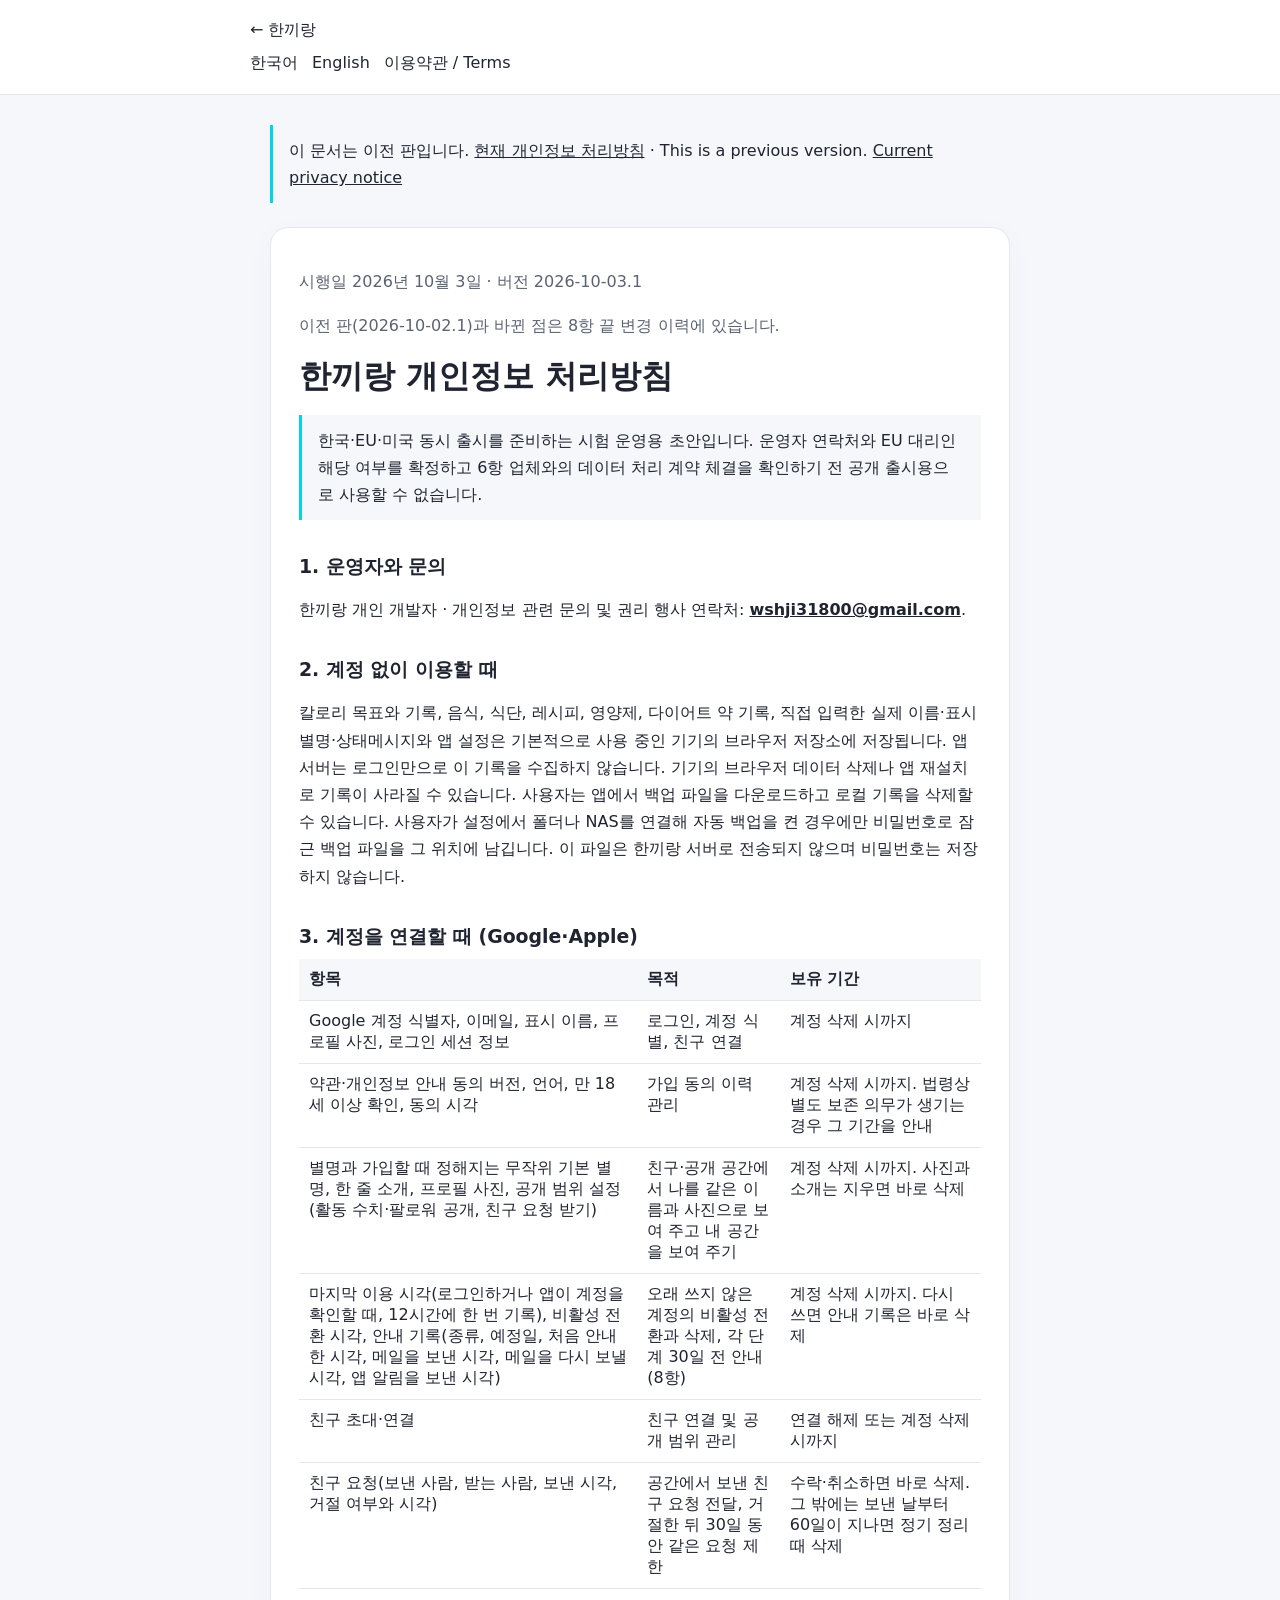
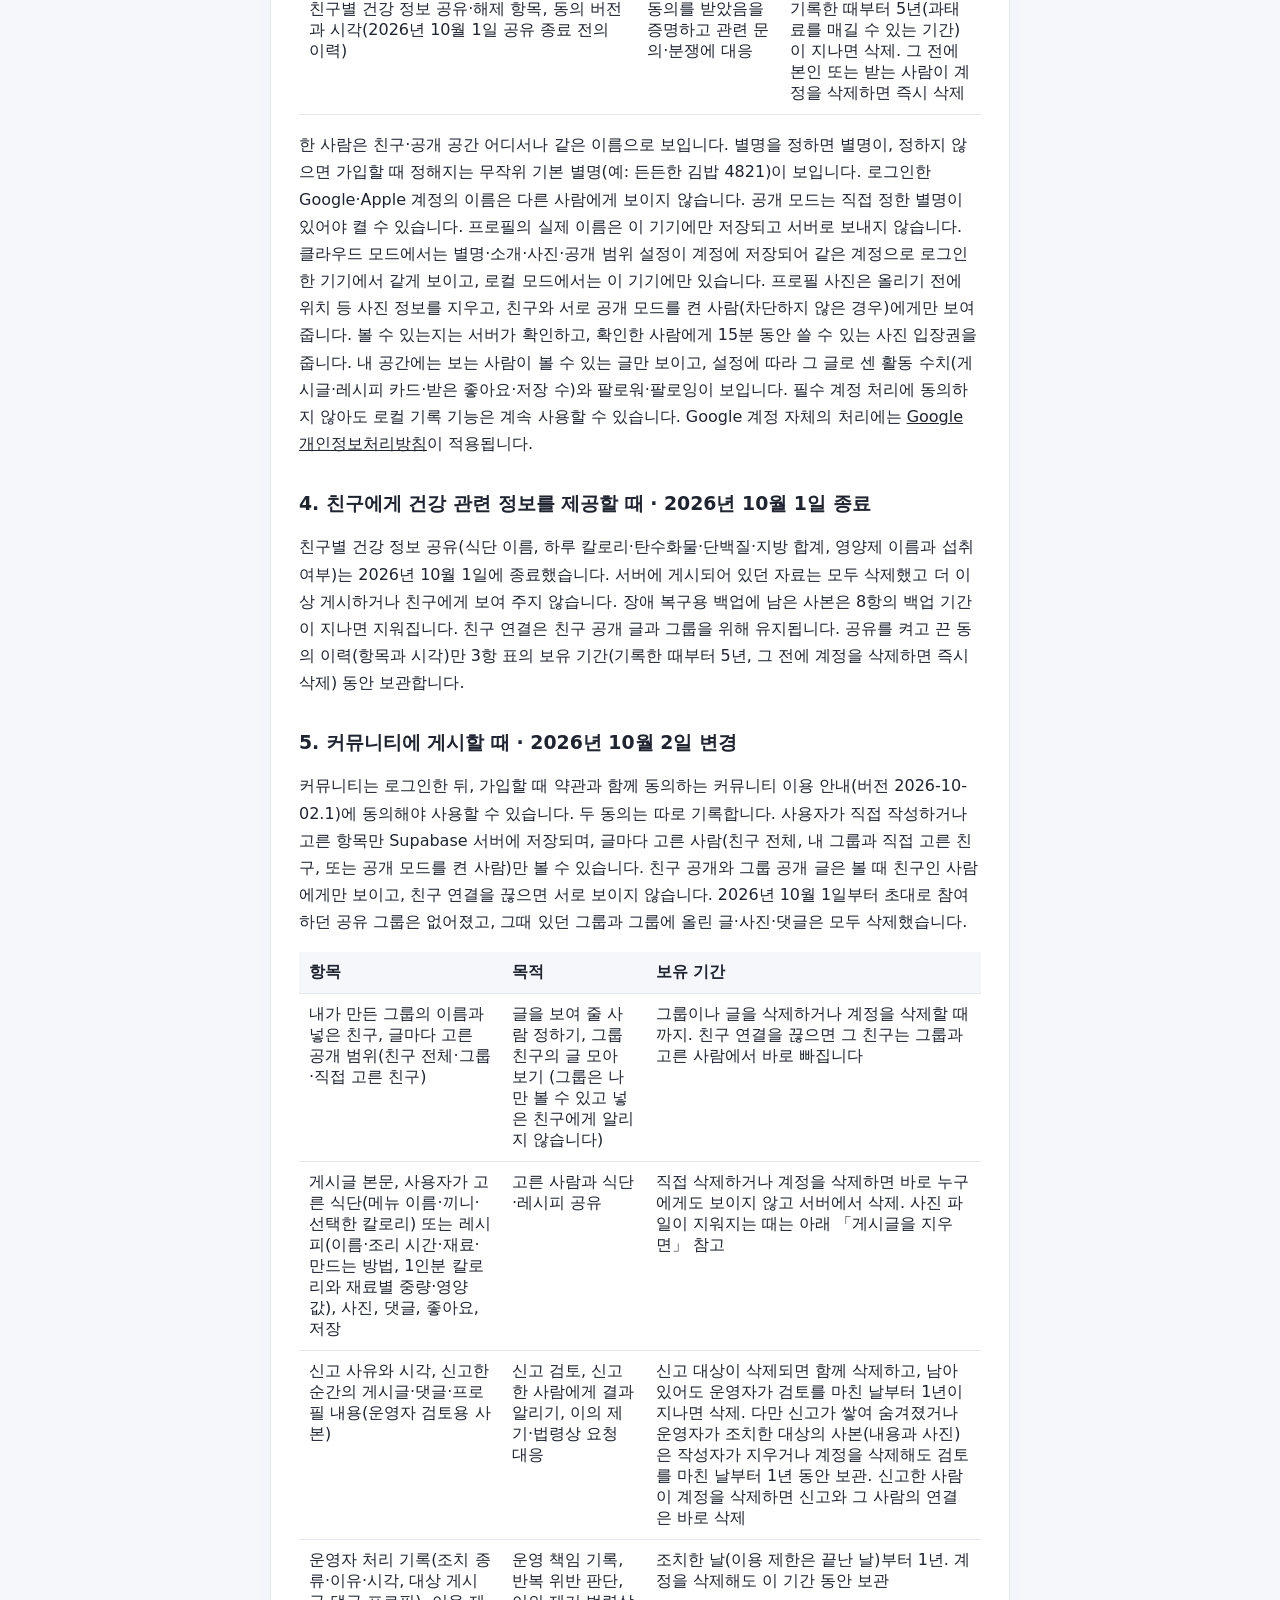
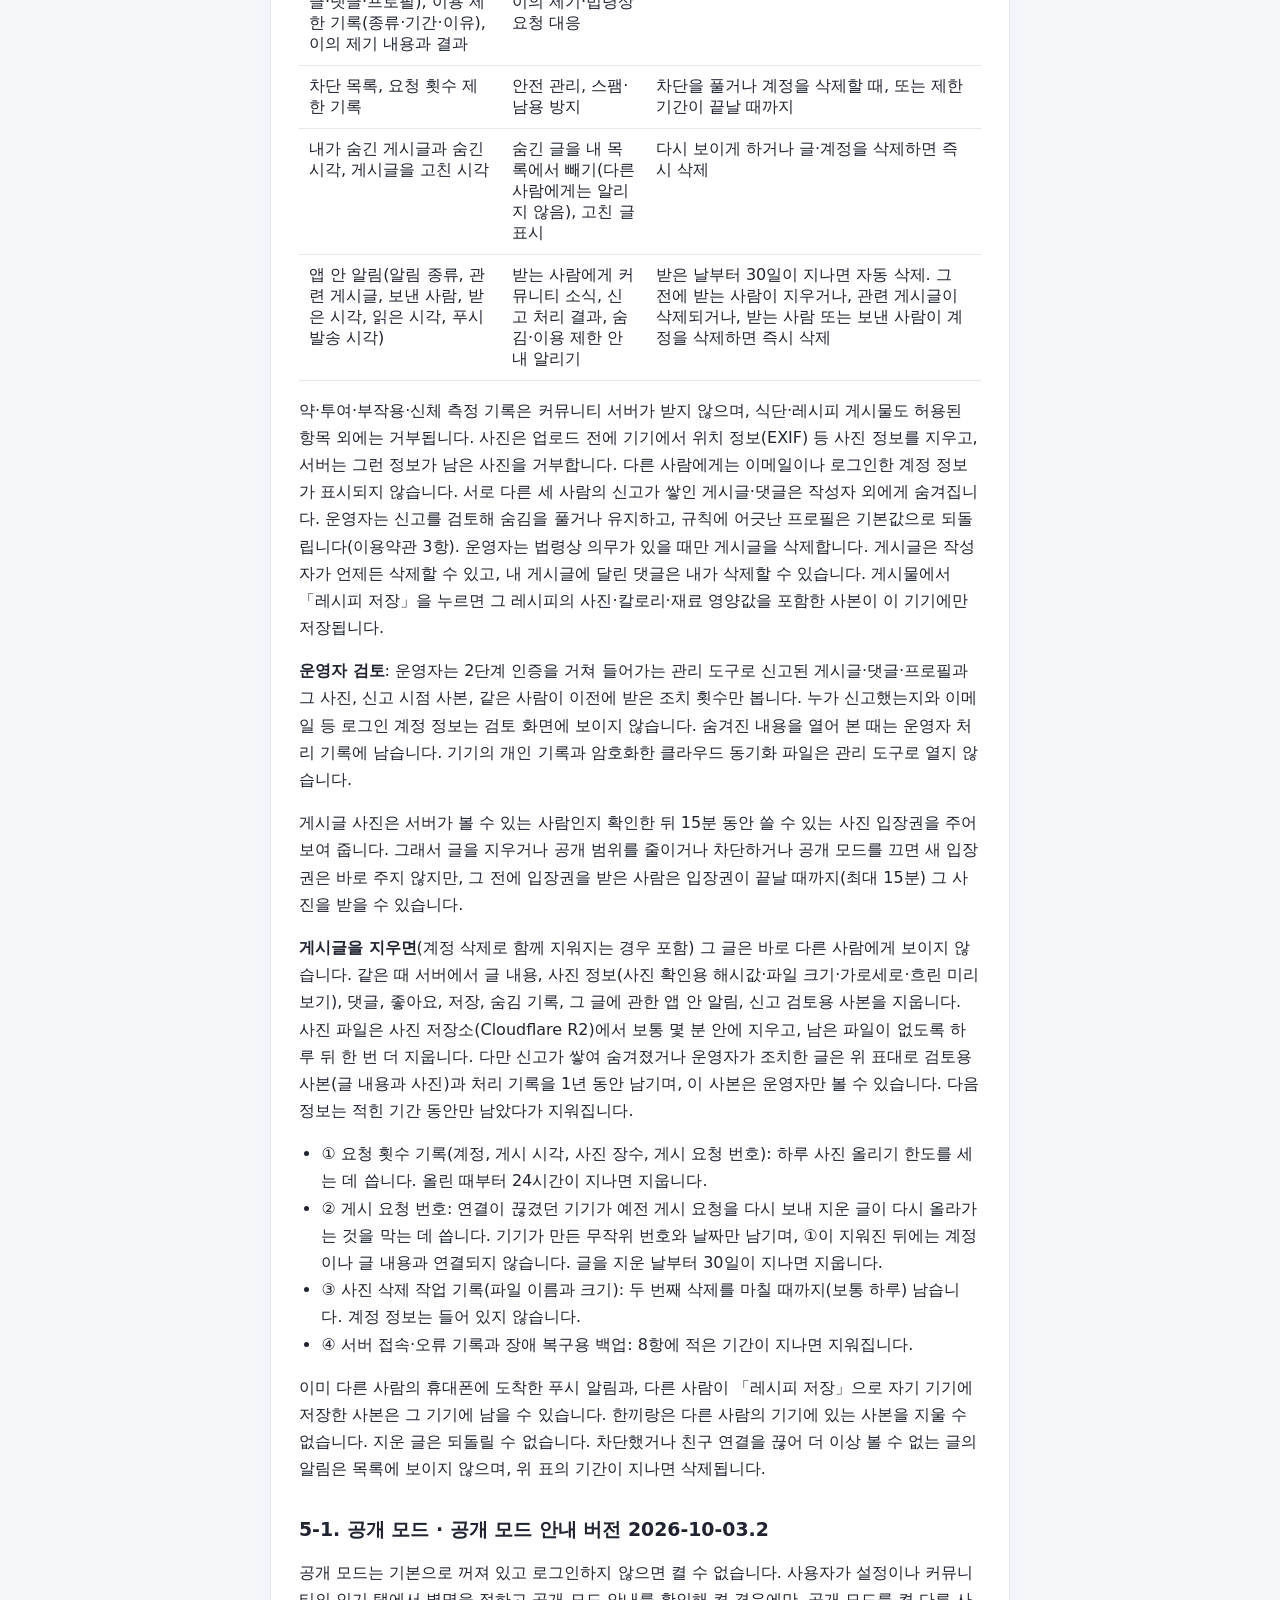
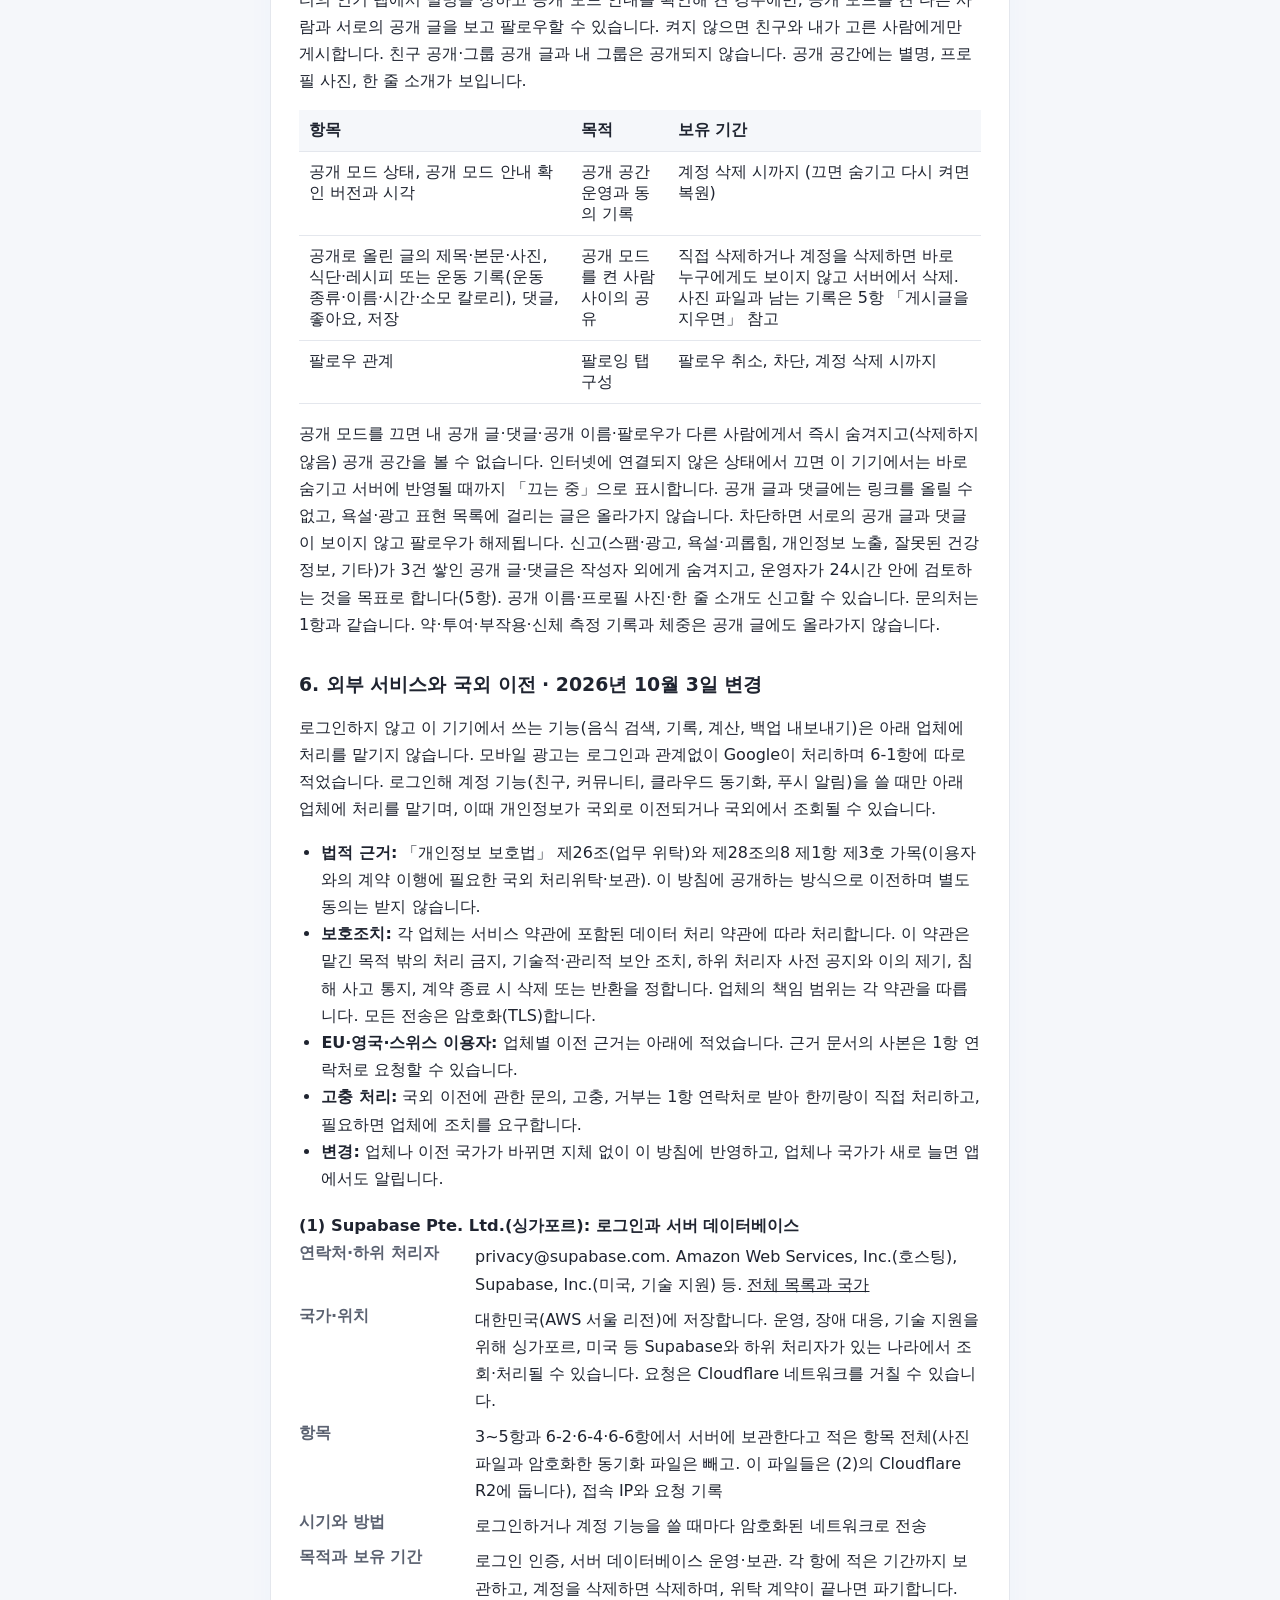
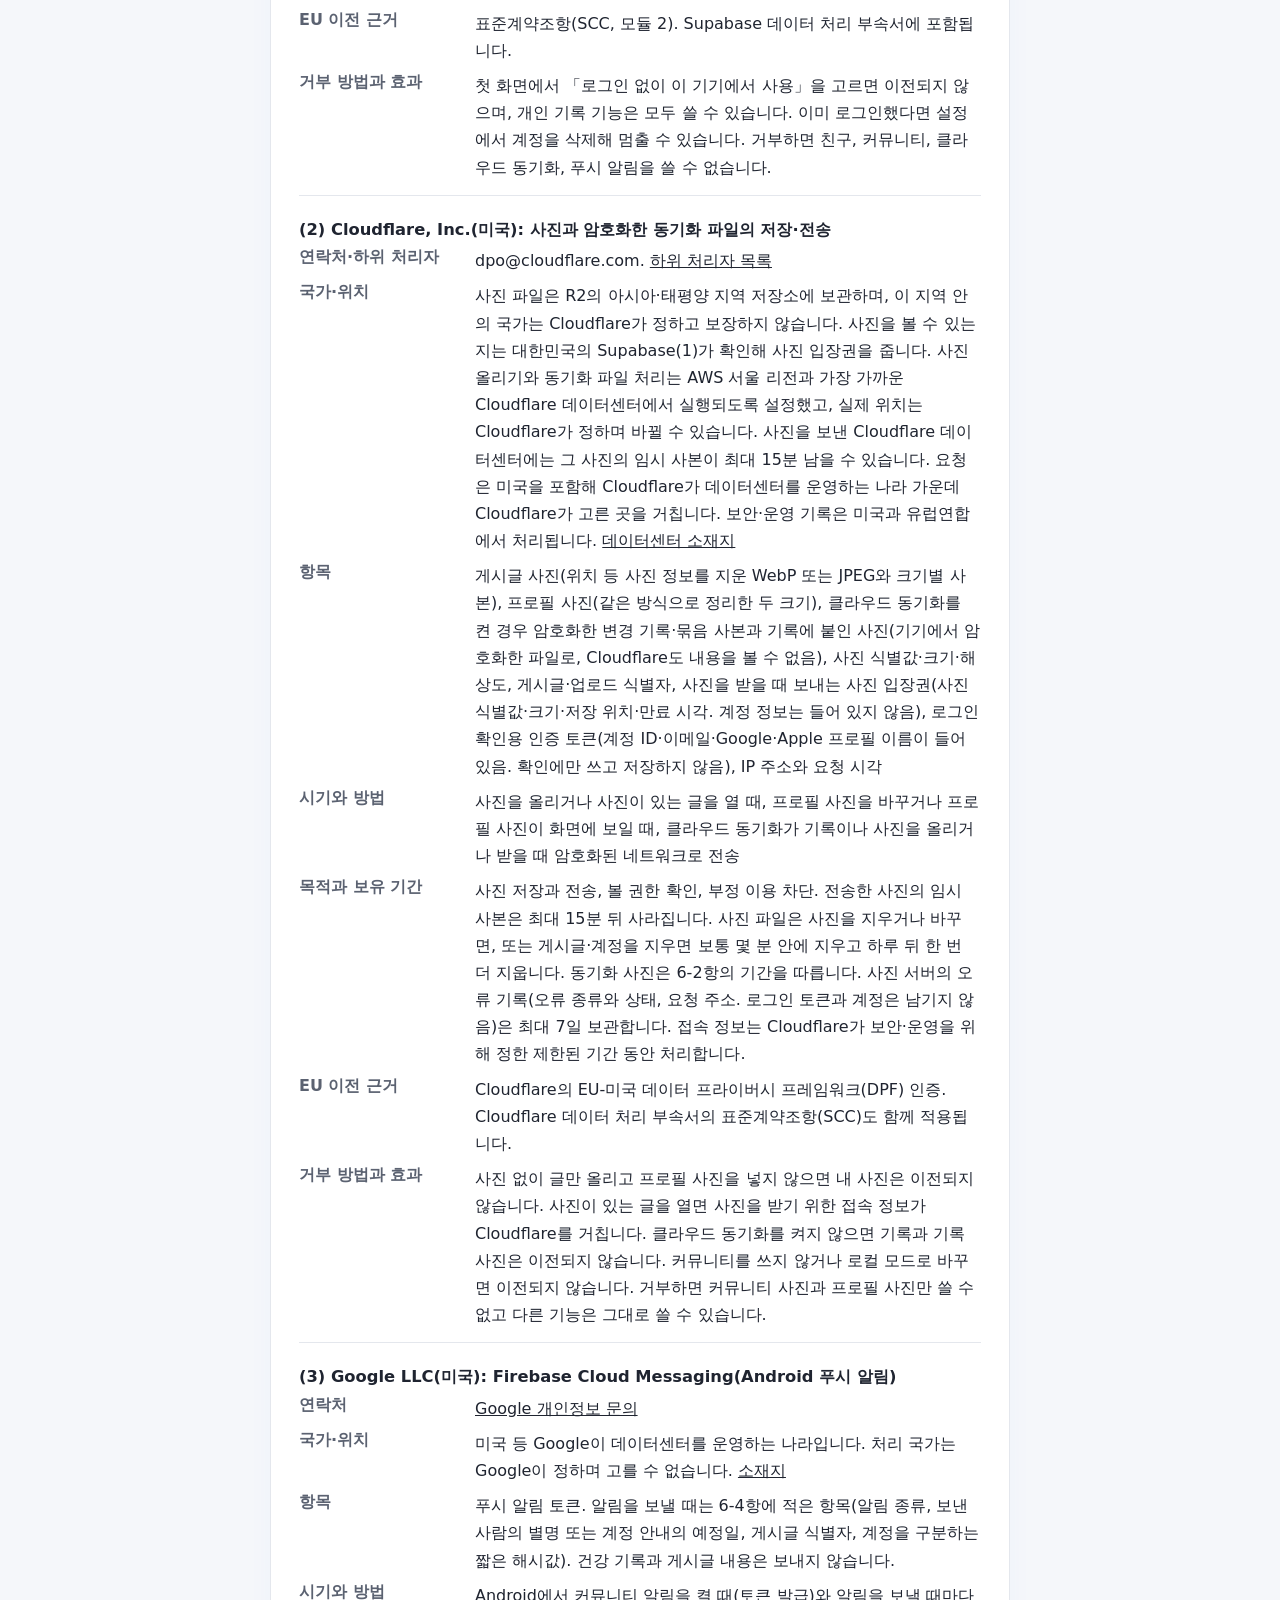
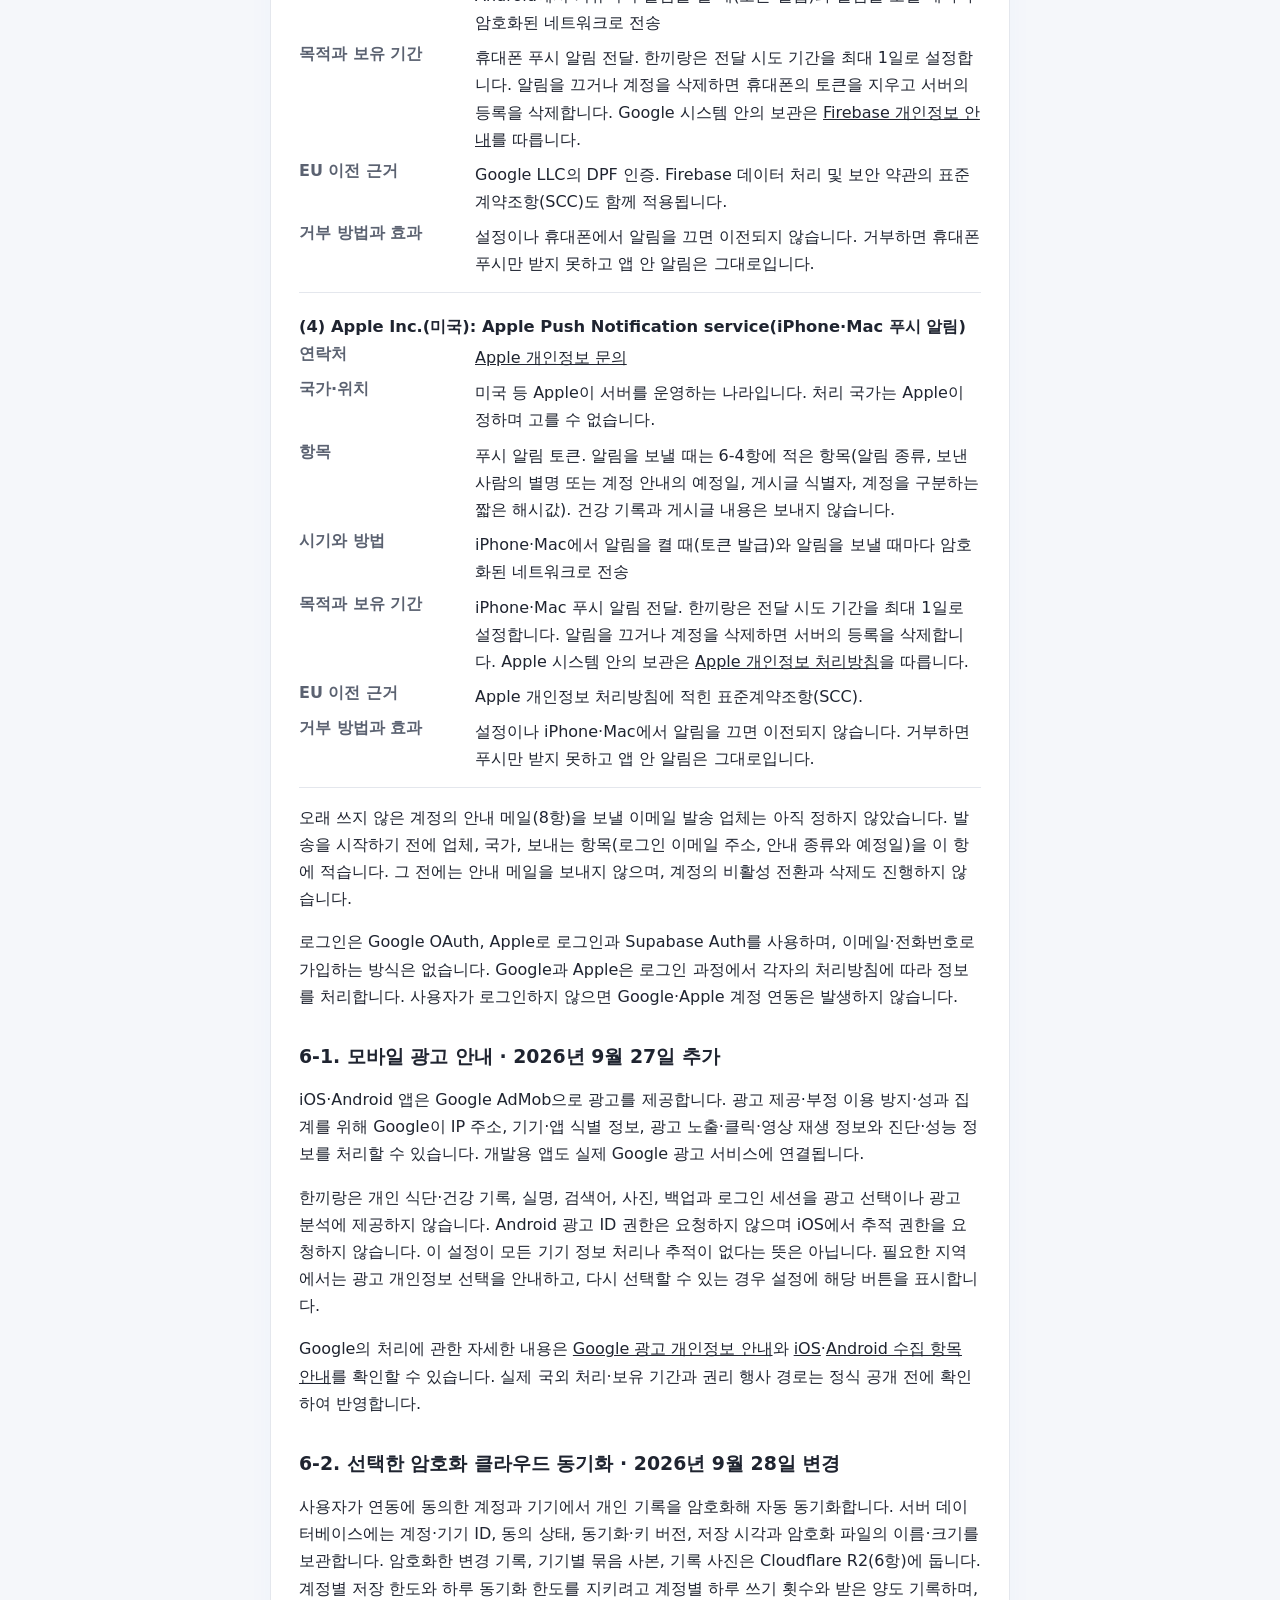
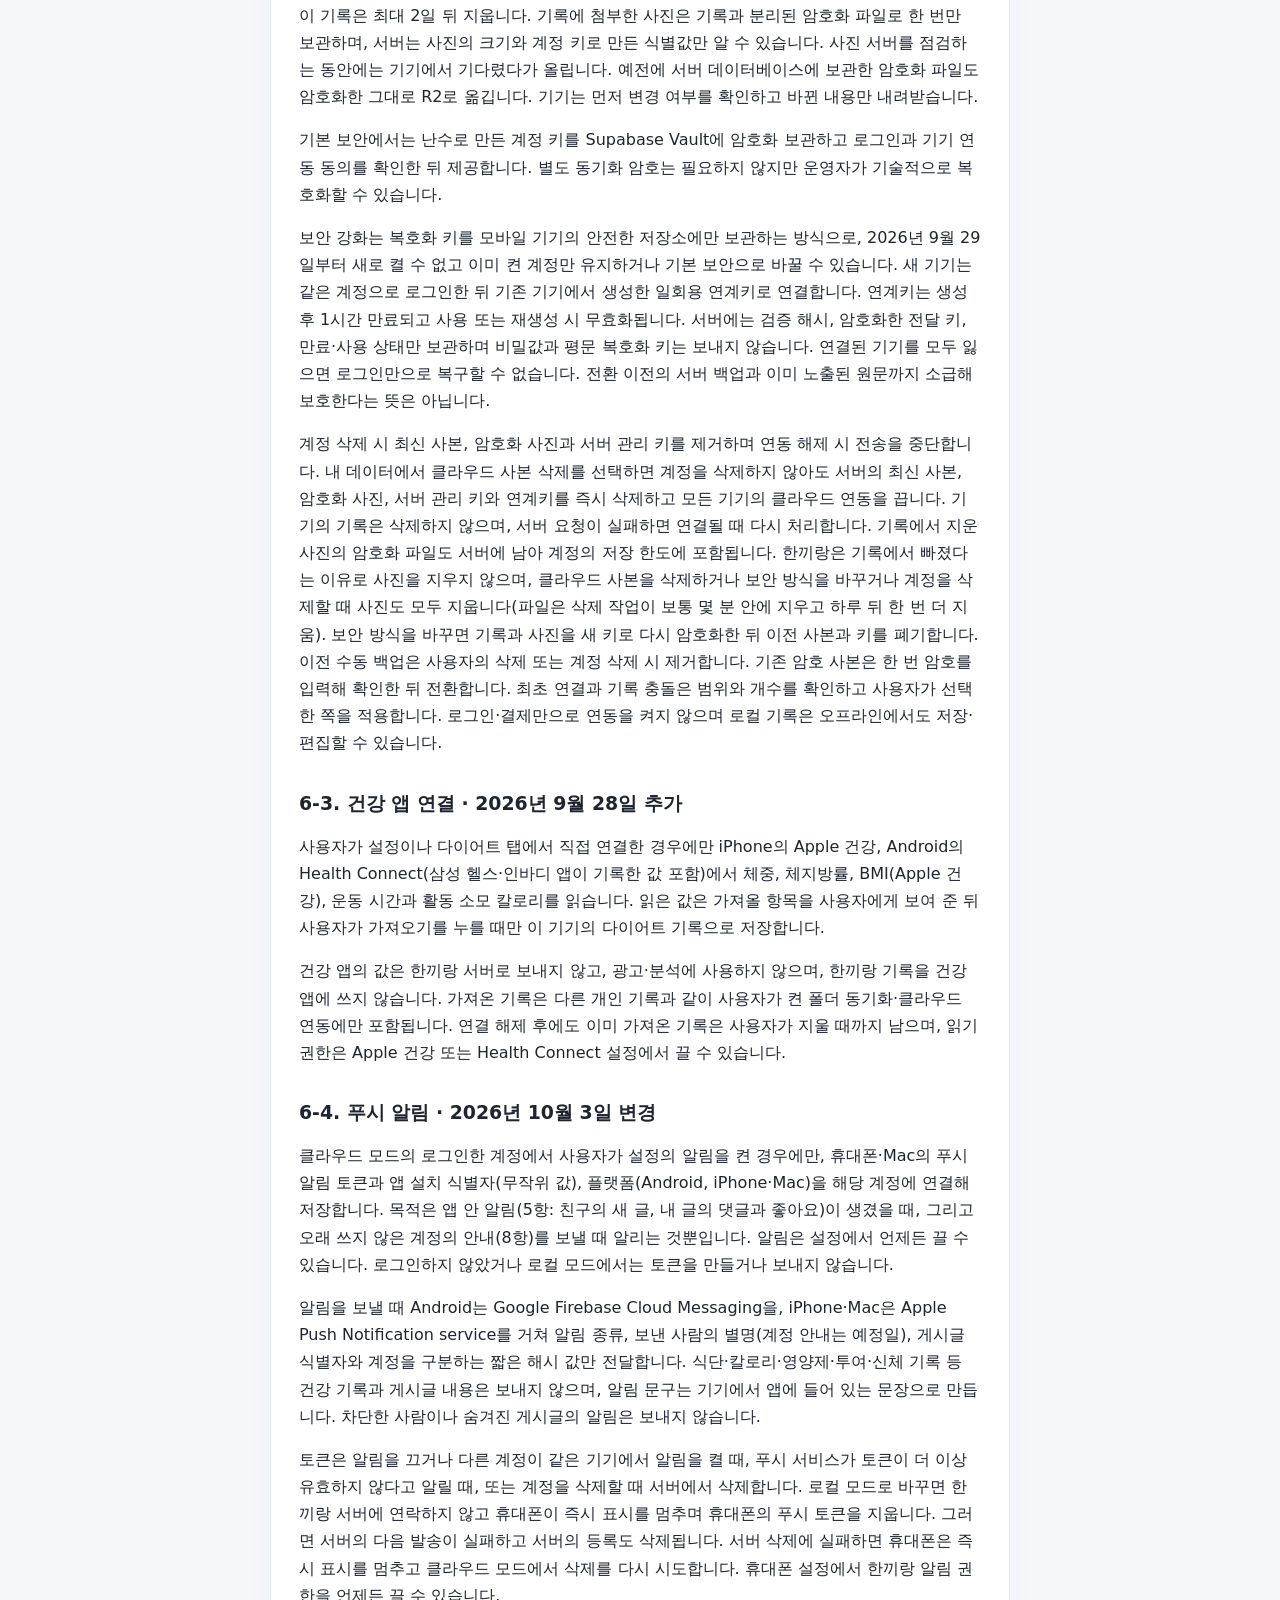
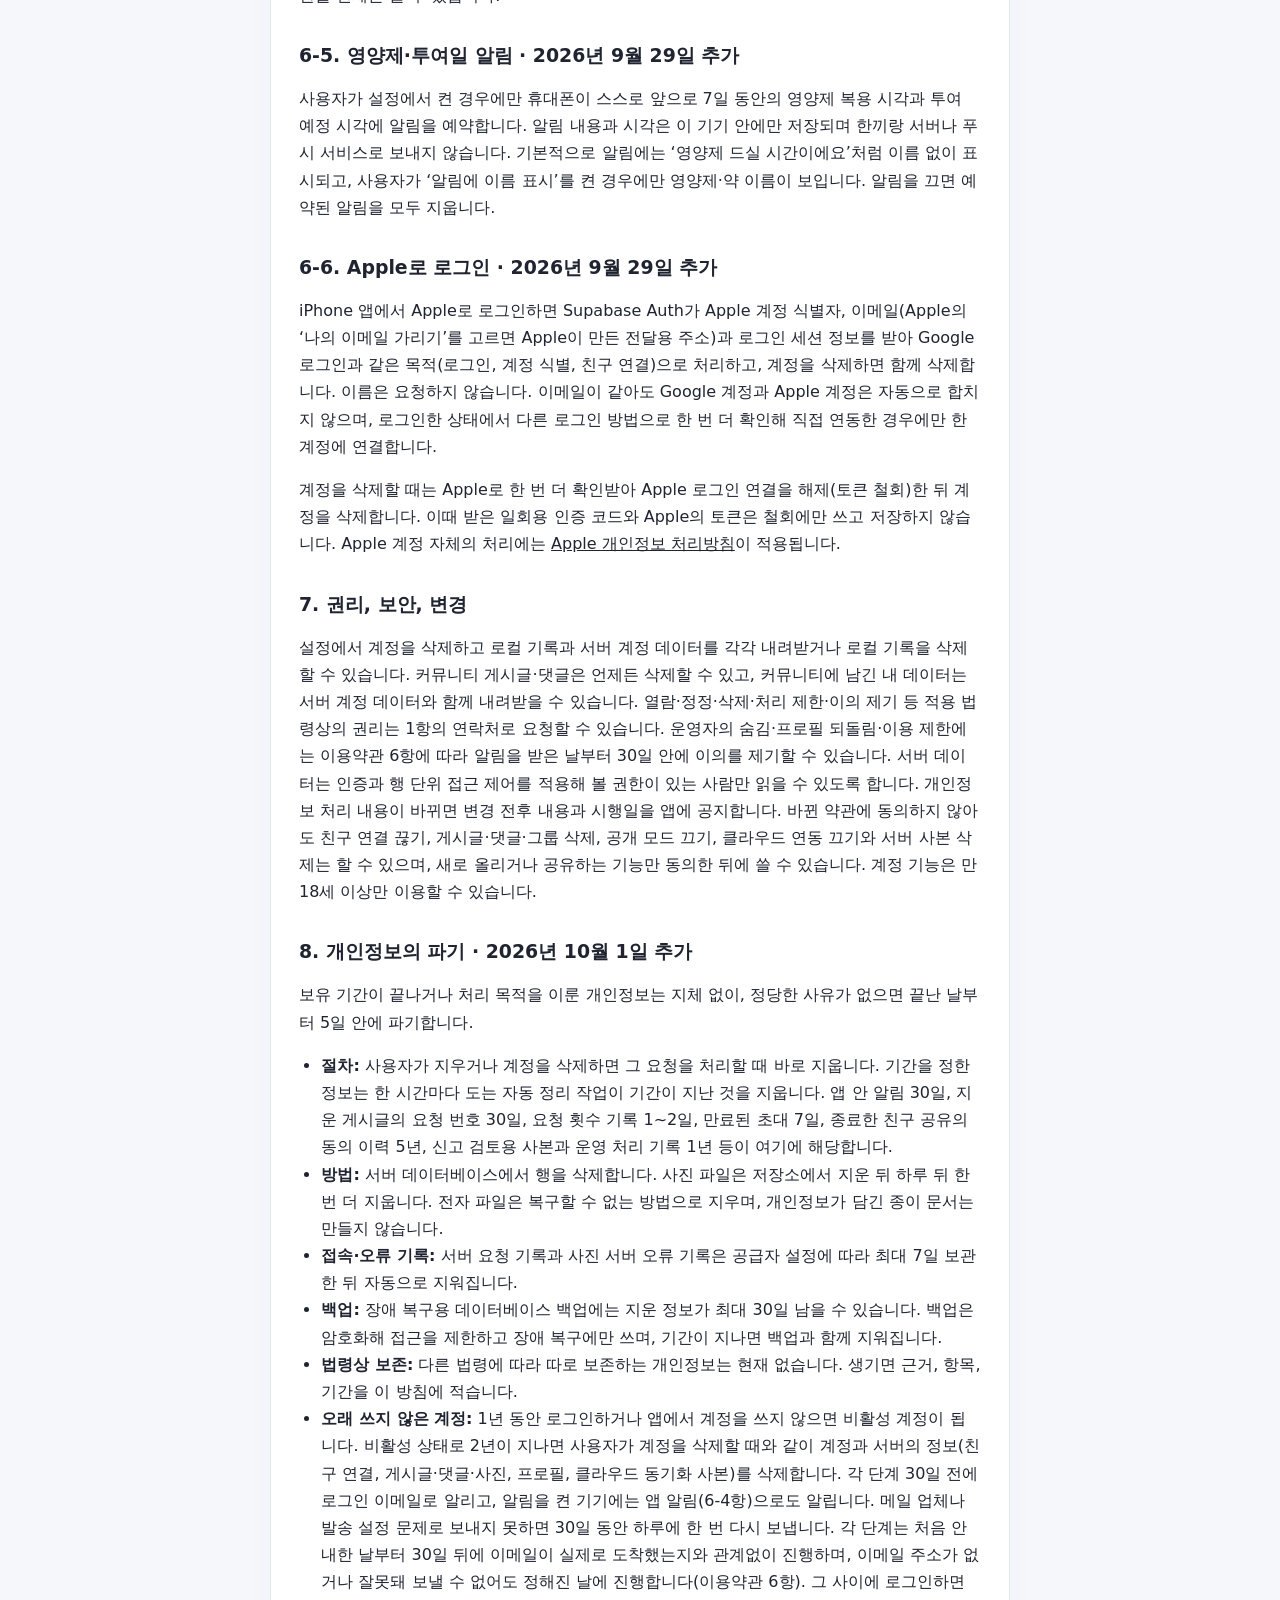
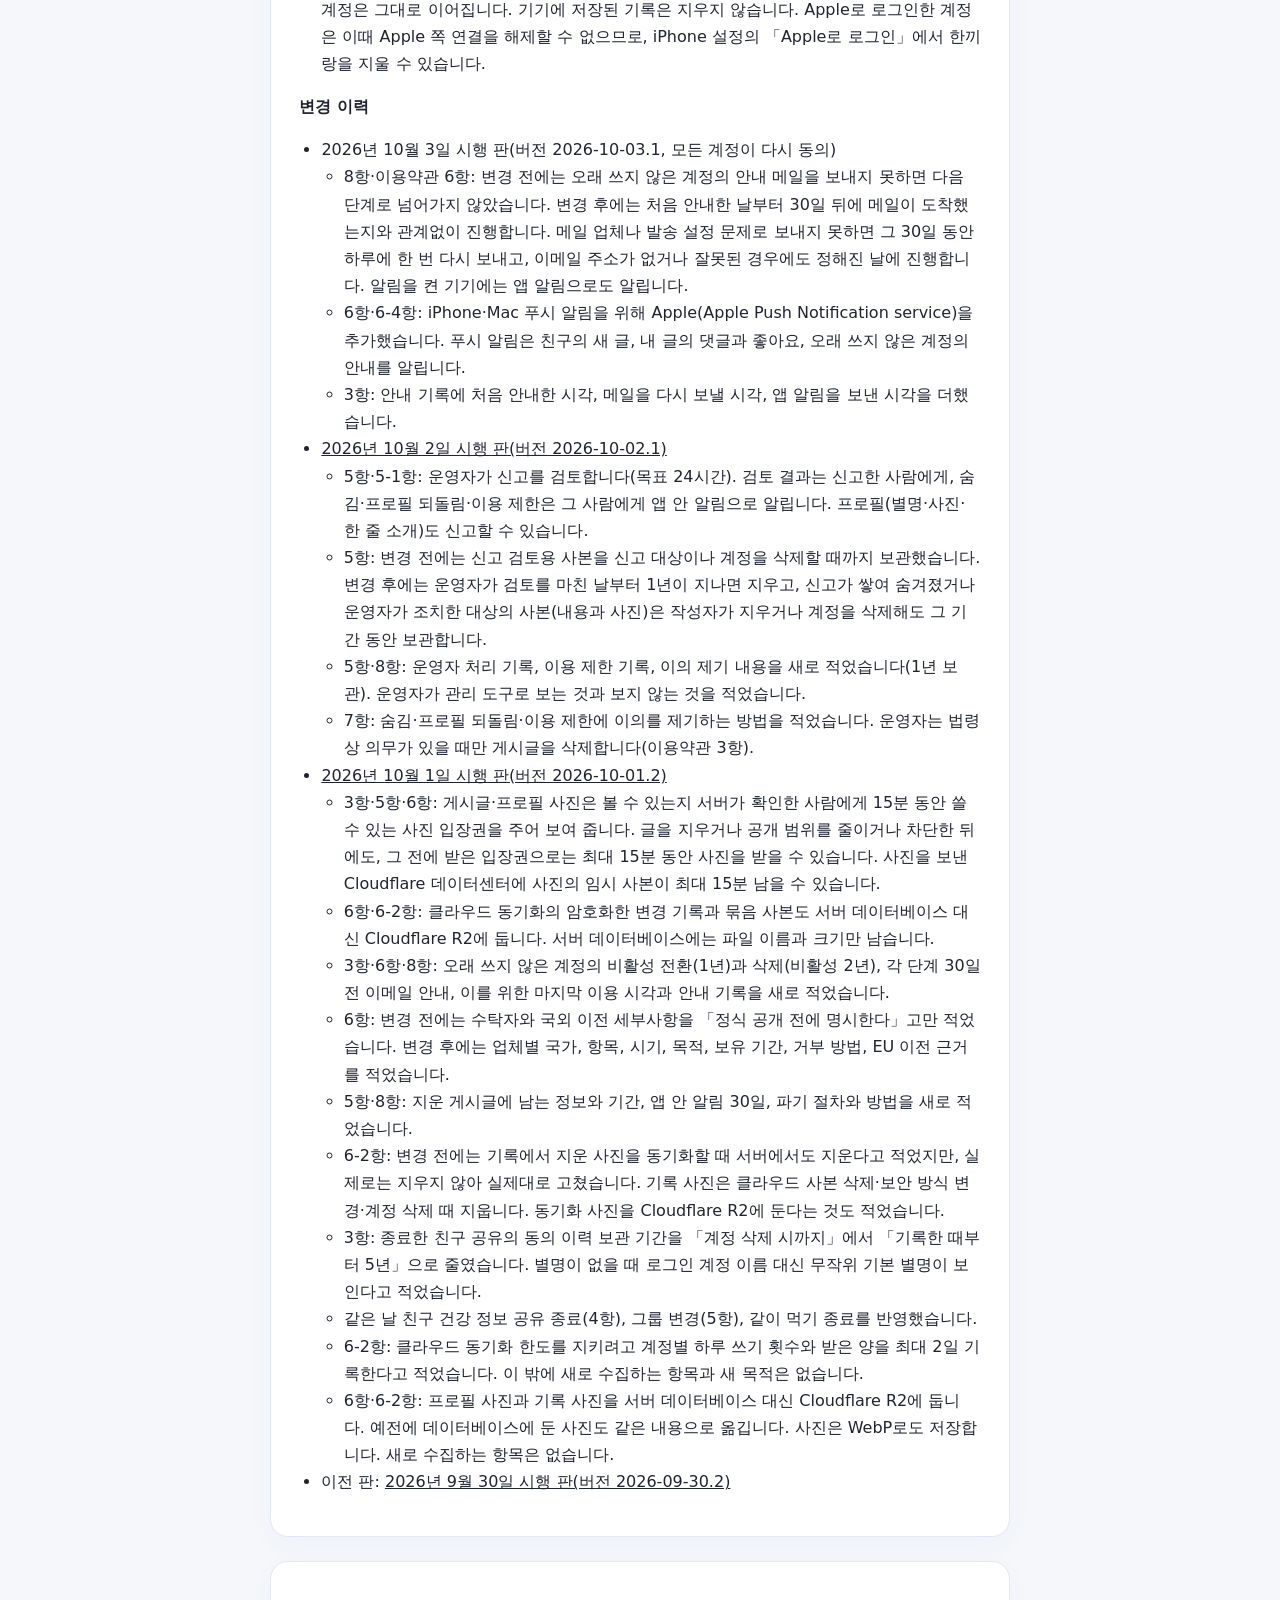
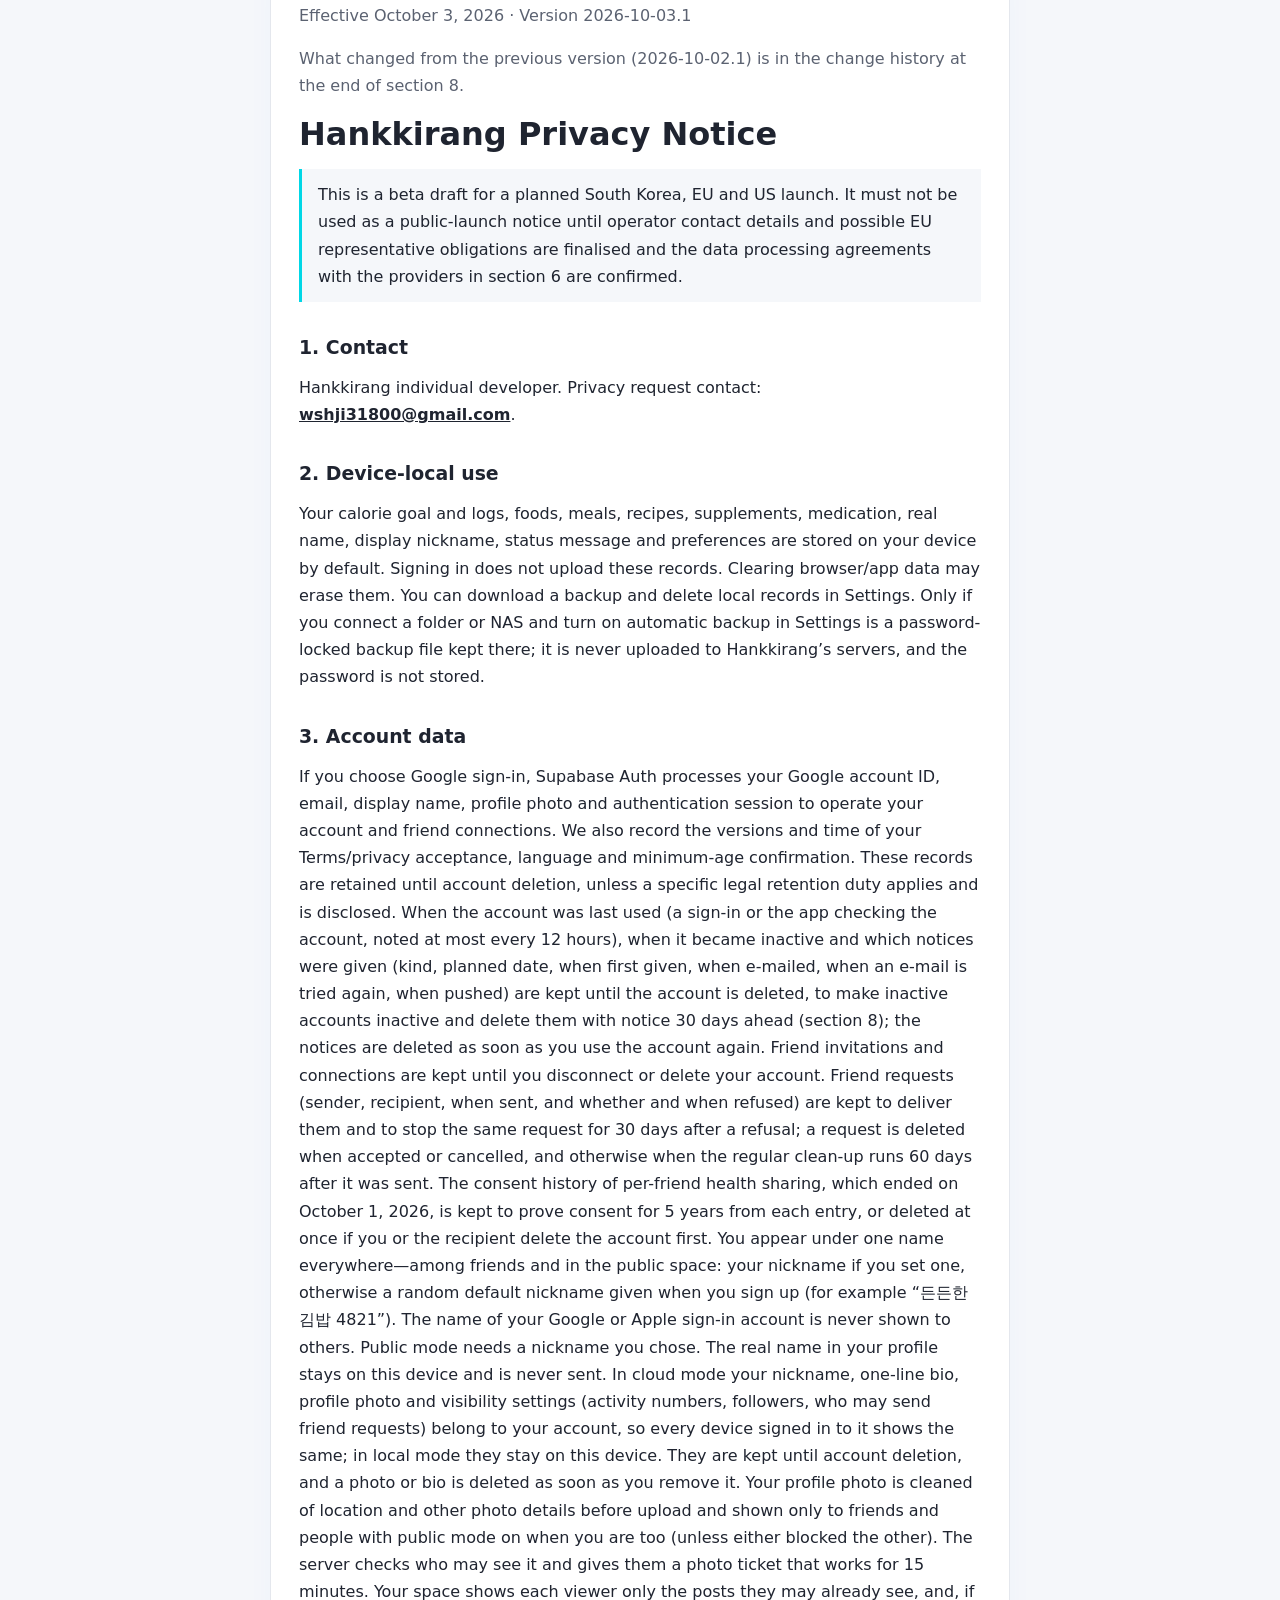
<file: privacy-2026-10-03.1.html>
<!doctype html><html lang="ko"><head><meta charset="utf-8"><meta name="viewport" content="width=device-width,initial-scale=1"><title>한끼랑 개인정보 처리방침 | Privacy Notice</title><link rel="stylesheet" href="tokens.css"><link rel="stylesheet" href="legal.css"></head><body><header><a href="index.html">← 한끼랑</a><nav aria-label="언어"><a href="#ko">한국어</a><a href="#en">English</a><a href="terms.html">이용약관 / Terms</a></nav></header><main><p class="note">이 문서는 이전 판입니다. <a href="privacy.html">현재 개인정보 처리방침</a> · This is a previous version. <a href="privacy.html">Current privacy notice</a></p>
<article id="ko" lang="ko"><p class="meta">시행일 2026년 10월 3일 · 버전 2026-10-03.1</p><p class="meta">이전 판(2026-10-02.1)과 바뀐 점은 8항 끝 변경 이력에 있습니다.</p><h1>한끼랑 개인정보 처리방침</h1><p class="note">한국·EU·미국 동시 출시를 준비하는 시험 운영용 초안입니다. 운영자 연락처와 EU 대리인 해당 여부를 확정하고 6항 업체와의 데이터 처리 계약 체결을 확인하기 전 공개 출시용으로 사용할 수 없습니다.</p>
<h2>1. 운영자와 문의</h2><p>한끼랑 개인 개발자 · 개인정보 관련 문의 및 권리 행사 연락처: <strong><a href="mailto:wshji31800@gmail.com">wshji31800@gmail.com</a></strong>.</p>
<h2>2. 계정 없이 이용할 때</h2><p>칼로리 목표와 기록, 음식, 식단, 레시피, 영양제, 다이어트 약 기록, 직접 입력한 실제 이름·표시 별명·상태메시지와 앱 설정은 기본적으로 사용 중인 기기의 브라우저 저장소에 저장됩니다. 앱 서버는 로그인만으로 이 기록을 수집하지 않습니다. 기기의 브라우저 데이터 삭제나 앱 재설치로 기록이 사라질 수 있습니다. 사용자는 앱에서 백업 파일을 다운로드하고 로컬 기록을 삭제할 수 있습니다. 사용자가 설정에서 폴더나 NAS를 연결해 자동 백업을 켠 경우에만 비밀번호로 잠근 백업 파일을 그 위치에 남깁니다. 이 파일은 한끼랑 서버로 전송되지 않으며 비밀번호는 저장하지 않습니다.</p>
<h2>3. 계정을 연결할 때 (Google·Apple)</h2><div class="table-wrap"><table><thead><tr><th>항목</th><th>목적</th><th>보유 기간</th></tr></thead><tbody><tr><td>Google 계정 식별자, 이메일, 표시 이름, 프로필 사진, 로그인 세션 정보</td><td>로그인, 계정 식별, 친구 연결</td><td>계정 삭제 시까지</td></tr><tr><td>약관·개인정보 안내 동의 버전, 언어, 만 18세 이상 확인, 동의 시각</td><td>가입 동의 이력 관리</td><td>계정 삭제 시까지. 법령상 별도 보존 의무가 생기는 경우 그 기간을 안내</td></tr><tr><td>별명과 가입할 때 정해지는 무작위 기본 별명, 한 줄 소개, 프로필 사진, 공개 범위 설정(활동 수치·팔로워 공개, 친구 요청 받기)</td><td>친구·공개 공간에서 나를 같은 이름과 사진으로 보여 주고 내 공간을 보여 주기</td><td>계정 삭제 시까지. 사진과 소개는 지우면 바로 삭제</td></tr><tr><td>마지막 이용 시각(로그인하거나 앱이 계정을 확인할 때, 12시간에 한 번 기록), 비활성 전환 시각, 안내 기록(종류, 예정일, 처음 안내한 시각, 메일을 보낸 시각, 메일을 다시 보낼 시각, 앱 알림을 보낸 시각)</td><td>오래 쓰지 않은 계정의 비활성 전환과 삭제, 각 단계 30일 전 안내(8항)</td><td>계정 삭제 시까지. 다시 쓰면 안내 기록은 바로 삭제</td></tr><tr><td>친구 초대·연결</td><td>친구 연결 및 공개 범위 관리</td><td>연결 해제 또는 계정 삭제 시까지</td></tr><tr><td>친구 요청(보낸 사람, 받는 사람, 보낸 시각, 거절 여부와 시각)</td><td>공간에서 보낸 친구 요청 전달, 거절한 뒤 30일 동안 같은 요청 제한</td><td>수락·취소하면 바로 삭제. 그 밖에는 보낸 날부터 60일이 지나면 정기 정리 때 삭제</td></tr><tr><td>친구별 건강 정보 공유·해제 항목, 동의 버전과 시각(2026년 10월 1일 공유 종료 전의 이력)</td><td>동의를 받았음을 증명하고 관련 문의·분쟁에 대응</td><td>기록한 때부터 5년(과태료를 매길 수 있는 기간)이 지나면 삭제. 그 전에 본인 또는 받는 사람이 계정을 삭제하면 즉시 삭제</td></tr></tbody></table></div><p>한 사람은 친구·공개 공간 어디서나 같은 이름으로 보입니다. 별명을 정하면 별명이, 정하지 않으면 가입할 때 정해지는 무작위 기본 별명(예: 든든한 김밥 4821)이 보입니다. 로그인한 Google·Apple 계정의 이름은 다른 사람에게 보이지 않습니다. 공개 모드는 직접 정한 별명이 있어야 켤 수 있습니다. 프로필의 실제 이름은 이 기기에만 저장되고 서버로 보내지 않습니다. 클라우드 모드에서는 별명·소개·사진·공개 범위 설정이 계정에 저장되어 같은 계정으로 로그인한 기기에서 같게 보이고, 로컬 모드에서는 이 기기에만 있습니다. 프로필 사진은 올리기 전에 위치 등 사진 정보를 지우고, 친구와 서로 공개 모드를 켠 사람(차단하지 않은 경우)에게만 보여 줍니다. 볼 수 있는지는 서버가 확인하고, 확인한 사람에게 15분 동안 쓸 수 있는 사진 입장권을 줍니다. 내 공간에는 보는 사람이 볼 수 있는 글만 보이고, 설정에 따라 그 글로 센 활동 수치(게시글·레시피 카드·받은 좋아요·저장 수)와 팔로워·팔로잉이 보입니다. 필수 계정 처리에 동의하지 않아도 로컬 기록 기능은 계속 사용할 수 있습니다. Google 계정 자체의 처리에는 <a href="https://policies.google.com/privacy" target="_blank" rel="noopener">Google 개인정보처리방침</a>이 적용됩니다.</p>
<h2>4. 친구에게 건강 관련 정보를 제공할 때 · 2026년 10월 1일 종료</h2><p>친구별 건강 정보 공유(식단 이름, 하루 칼로리·탄수화물·단백질·지방 합계, 영양제 이름과 섭취 여부)는 2026년 10월 1일에 종료했습니다. 서버에 게시되어 있던 자료는 모두 삭제했고 더 이상 게시하거나 친구에게 보여 주지 않습니다. 장애 복구용 백업에 남은 사본은 8항의 백업 기간이 지나면 지워집니다. 친구 연결은 친구 공개 글과 그룹을 위해 유지됩니다. 공유를 켜고 끈 동의 이력(항목과 시각)만 3항 표의 보유 기간(기록한 때부터 5년, 그 전에 계정을 삭제하면 즉시 삭제) 동안 보관합니다.</p><h2>5. 커뮤니티에 게시할 때 · 2026년 10월 2일 변경</h2><p>커뮤니티는 로그인한 뒤, 가입할 때 약관과 함께 동의하는 커뮤니티 이용 안내(버전 2026-10-02.1)에 동의해야 사용할 수 있습니다. 두 동의는 따로 기록합니다. 사용자가 직접 작성하거나 고른 항목만 Supabase 서버에 저장되며, 글마다 고른 사람(친구 전체, 내 그룹과 직접 고른 친구, 또는 공개 모드를 켠 사람)만 볼 수 있습니다. 친구 공개와 그룹 공개 글은 볼 때 친구인 사람에게만 보이고, 친구 연결을 끊으면 서로 보이지 않습니다. 2026년 10월 1일부터 초대로 참여하던 공유 그룹은 없어졌고, 그때 있던 그룹과 그룹에 올린 글·사진·댓글은 모두 삭제했습니다.</p><div class="table-wrap"><table><thead><tr><th>항목</th><th>목적</th><th>보유 기간</th></tr></thead><tbody><tr><td>내가 만든 그룹의 이름과 넣은 친구, 글마다 고른 공개 범위(친구 전체·그룹·직접 고른 친구)</td><td>글을 보여 줄 사람 정하기, 그룹 친구의 글 모아 보기 (그룹은 나만 볼 수 있고 넣은 친구에게 알리지 않습니다)</td><td>그룹이나 글을 삭제하거나 계정을 삭제할 때까지. 친구 연결을 끊으면 그 친구는 그룹과 고른 사람에서 바로 빠집니다</td></tr><tr><td>게시글 본문, 사용자가 고른 식단(메뉴 이름·끼니·선택한 칼로리) 또는 레시피(이름·조리 시간·재료·만드는 방법, 1인분 칼로리와 재료별 중량·영양값), 사진, 댓글, 좋아요, 저장</td><td>고른 사람과 식단·레시피 공유</td><td>직접 삭제하거나 계정을 삭제하면 바로 누구에게도 보이지 않고 서버에서 삭제. 사진 파일이 지워지는 때는 아래 「게시글을 지우면」 참고</td></tr><tr><td>신고 사유와 시각, 신고한 순간의 게시글·댓글·프로필 내용(운영자 검토용 사본)</td><td>신고 검토, 신고한 사람에게 결과 알리기, 이의 제기·법령상 요청 대응</td><td>신고 대상이 삭제되면 함께 삭제하고, 남아 있어도 운영자가 검토를 마친 날부터 1년이 지나면 삭제. 다만 신고가 쌓여 숨겨졌거나 운영자가 조치한 대상의 사본(내용과 사진)은 작성자가 지우거나 계정을 삭제해도 검토를 마친 날부터 1년 동안 보관. 신고한 사람이 계정을 삭제하면 신고와 그 사람의 연결은 바로 삭제</td></tr><tr><td>운영자 처리 기록(조치 종류·이유·시각, 대상 게시글·댓글·프로필), 이용 제한 기록(종류·기간·이유), 이의 제기 내용과 결과</td><td>운영 책임 기록, 반복 위반 판단, 이의 제기·법령상 요청 대응</td><td>조치한 날(이용 제한은 끝난 날)부터 1년. 계정을 삭제해도 이 기간 동안 보관</td></tr><tr><td>차단 목록, 요청 횟수 제한 기록</td><td>안전 관리, 스팸·남용 방지</td><td>차단을 풀거나 계정을 삭제할 때, 또는 제한 기간이 끝날 때까지</td></tr><tr><td>내가 숨긴 게시글과 숨긴 시각, 게시글을 고친 시각</td><td>숨긴 글을 내 목록에서 빼기(다른 사람에게는 알리지 않음), 고친 글 표시</td><td>다시 보이게 하거나 글·계정을 삭제하면 즉시 삭제</td></tr><tr><td>앱 안 알림(알림 종류, 관련 게시글, 보낸 사람, 받은 시각, 읽은 시각, 푸시 발송 시각)</td><td>받는 사람에게 커뮤니티 소식, 신고 처리 결과, 숨김·이용 제한 안내 알리기</td><td>받은 날부터 30일이 지나면 자동 삭제. 그 전에 받는 사람이 지우거나, 관련 게시글이 삭제되거나, 받는 사람 또는 보낸 사람이 계정을 삭제하면 즉시 삭제</td></tr></tbody></table></div><p>약·투여·부작용·신체 측정 기록은 커뮤니티 서버가 받지 않으며, 식단·레시피 게시물도 허용된 항목 외에는 거부됩니다. 사진은 업로드 전에 기기에서 위치 정보(EXIF) 등 사진 정보를 지우고, 서버는 그런 정보가 남은 사진을 거부합니다. 다른 사람에게는 이메일이나 로그인한 계정 정보가 표시되지 않습니다. 서로 다른 세 사람의 신고가 쌓인 게시글·댓글은 작성자 외에게 숨겨집니다. 운영자는 신고를 검토해 숨김을 풀거나 유지하고, 규칙에 어긋난 프로필은 기본값으로 되돌립니다(이용약관 3항). 운영자는 법령상 의무가 있을 때만 게시글을 삭제합니다. 게시글은 작성자가 언제든 삭제할 수 있고, 내 게시글에 달린 댓글은 내가 삭제할 수 있습니다. 게시물에서 「레시피 저장」을 누르면 그 레시피의 사진·칼로리·재료 영양값을 포함한 사본이 이 기기에만 저장됩니다.</p><p><strong>운영자 검토</strong>: 운영자는 2단계 인증을 거쳐 들어가는 관리 도구로 신고된 게시글·댓글·프로필과 그 사진, 신고 시점 사본, 같은 사람이 이전에 받은 조치 횟수만 봅니다. 누가 신고했는지와 이메일 등 로그인 계정 정보는 검토 화면에 보이지 않습니다. 숨겨진 내용을 열어 본 때는 운영자 처리 기록에 남습니다. 기기의 개인 기록과 암호화한 클라우드 동기화 파일은 관리 도구로 열지 않습니다.</p><p>게시글 사진은 서버가 볼 수 있는 사람인지 확인한 뒤 15분 동안 쓸 수 있는 사진 입장권을 주어 보여 줍니다. 그래서 글을 지우거나 공개 범위를 줄이거나 차단하거나 공개 모드를 끄면 새 입장권은 바로 주지 않지만, 그 전에 입장권을 받은 사람은 입장권이 끝날 때까지(최대 15분) 그 사진을 받을 수 있습니다.</p><p><strong>게시글을 지우면</strong>(계정 삭제로 함께 지워지는 경우 포함) 그 글은 바로 다른 사람에게 보이지 않습니다. 같은 때 서버에서 글 내용, 사진 정보(사진 확인용 해시값·파일 크기·가로세로·흐린 미리보기), 댓글, 좋아요, 저장, 숨김 기록, 그 글에 관한 앱 안 알림, 신고 검토용 사본을 지웁니다. 사진 파일은 사진 저장소(Cloudflare R2)에서 보통 몇 분 안에 지우고, 남은 파일이 없도록 하루 뒤 한 번 더 지웁니다. 다만 신고가 쌓여 숨겨졌거나 운영자가 조치한 글은 위 표대로 검토용 사본(글 내용과 사진)과 처리 기록을 1년 동안 남기며, 이 사본은 운영자만 볼 수 있습니다. 다음 정보는 적힌 기간 동안만 남았다가 지워집니다.</p><ul><li>① 요청 횟수 기록(계정, 게시 시각, 사진 장수, 게시 요청 번호): 하루 사진 올리기 한도를 세는 데 씁니다. 올린 때부터 24시간이 지나면 지웁니다.</li><li>② 게시 요청 번호: 연결이 끊겼던 기기가 예전 게시 요청을 다시 보내 지운 글이 다시 올라가는 것을 막는 데 씁니다. 기기가 만든 무작위 번호와 날짜만 남기며, ①이 지워진 뒤에는 계정이나 글 내용과 연결되지 않습니다. 글을 지운 날부터 30일이 지나면 지웁니다.</li><li>③ 사진 삭제 작업 기록(파일 이름과 크기): 두 번째 삭제를 마칠 때까지(보통 하루) 남습니다. 계정 정보는 들어 있지 않습니다.</li><li>④ 서버 접속·오류 기록과 장애 복구용 백업: 8항에 적은 기간이 지나면 지워집니다.</li></ul><p>이미 다른 사람의 휴대폰에 도착한 푸시 알림과, 다른 사람이 「레시피 저장」으로 자기 기기에 저장한 사본은 그 기기에 남을 수 있습니다. 한끼랑은 다른 사람의 기기에 있는 사본을 지울 수 없습니다. 지운 글은 되돌릴 수 없습니다. 차단했거나 친구 연결을 끊어 더 이상 볼 수 없는 글의 알림은 목록에 보이지 않으며, 위 표의 기간이 지나면 삭제됩니다.</p><h2>5-1. 공개 모드 · 공개 모드 안내 버전 2026-10-03.2</h2><p>공개 모드는 기본으로 꺼져 있고 로그인하지 않으면 켤 수 없습니다. 사용자가 설정이나 커뮤니티의 인기 탭에서 별명을 정하고 공개 모드 안내를 확인해 켠 경우에만, 공개 모드를 켠 다른 사람과 서로의 공개 글을 보고 팔로우할 수 있습니다. 켜지 않으면 친구와 내가 고른 사람에게만 게시합니다. 친구 공개·그룹 공개 글과 내 그룹은 공개되지 않습니다. 공개 공간에는 별명, 프로필 사진, 한 줄 소개가 보입니다.</p><div class="table-wrap"><table><thead><tr><th>항목</th><th>목적</th><th>보유 기간</th></tr></thead><tbody><tr><td>공개 모드 상태, 공개 모드 안내 확인 버전과 시각</td><td>공개 공간 운영과 동의 기록</td><td>계정 삭제 시까지 (끄면 숨기고 다시 켜면 복원)</td></tr><tr><td>공개로 올린 글의 제목·본문·사진, 식단·레시피 또는 운동 기록(운동 종류·이름·시간·소모 칼로리), 댓글, 좋아요, 저장</td><td>공개 모드를 켠 사람 사이의 공유</td><td>직접 삭제하거나 계정을 삭제하면 바로 누구에게도 보이지 않고 서버에서 삭제. 사진 파일과 남는 기록은 5항 「게시글을 지우면」 참고</td></tr><tr><td>팔로우 관계</td><td>팔로잉 탭 구성</td><td>팔로우 취소, 차단, 계정 삭제 시까지</td></tr></tbody></table></div><p>공개 모드를 끄면 내 공개 글·댓글·공개 이름·팔로우가 다른 사람에게서 즉시 숨겨지고(삭제하지 않음) 공개 공간을 볼 수 없습니다. 인터넷에 연결되지 않은 상태에서 끄면 이 기기에서는 바로 숨기고 서버에 반영될 때까지 「끄는 중」으로 표시합니다. 공개 글과 댓글에는 링크를 올릴 수 없고, 욕설·광고 표현 목록에 걸리는 글은 올라가지 않습니다. 차단하면 서로의 공개 글과 댓글이 보이지 않고 팔로우가 해제됩니다. 신고(스팸·광고, 욕설·괴롭힘, 개인정보 노출, 잘못된 건강 정보, 기타)가 3건 쌓인 공개 글·댓글은 작성자 외에게 숨겨지고, 운영자가 24시간 안에 검토하는 것을 목표로 합니다(5항). 공개 이름·프로필 사진·한 줄 소개도 신고할 수 있습니다. 문의처는 1항과 같습니다. 약·투여·부작용·신체 측정 기록과 체중은 공개 글에도 올라가지 않습니다.</p><h2>6. 외부 서비스와 국외 이전 · 2026년 10월 3일 변경</h2><p>로그인하지 않고 이 기기에서 쓰는 기능(음식 검색, 기록, 계산, 백업 내보내기)은 아래 업체에 처리를 맡기지 않습니다. 모바일 광고는 로그인과 관계없이 Google이 처리하며 6-1항에 따로 적었습니다. 로그인해 계정 기능(친구, 커뮤니티, 클라우드 동기화, 푸시 알림)을 쓸 때만 아래 업체에 처리를 맡기며, 이때 개인정보가 국외로 이전되거나 국외에서 조회될 수 있습니다.</p><ul><li><strong>법적 근거:</strong> 「개인정보 보호법」 제26조(업무 위탁)와 제28조의8 제1항 제3호 가목(이용자와의 계약 이행에 필요한 국외 처리위탁·보관). 이 방침에 공개하는 방식으로 이전하며 별도 동의는 받지 않습니다.</li><li><strong>보호조치:</strong> 각 업체는 서비스 약관에 포함된 데이터 처리 약관에 따라 처리합니다. 이 약관은 맡긴 목적 밖의 처리 금지, 기술적·관리적 보안 조치, 하위 처리자 사전 공지와 이의 제기, 침해 사고 통지, 계약 종료 시 삭제 또는 반환을 정합니다. 업체의 책임 범위는 각 약관을 따릅니다. 모든 전송은 암호화(TLS)합니다.</li><li><strong>EU·영국·스위스 이용자:</strong> 업체별 이전 근거는 아래에 적었습니다. 근거 문서의 사본은 1항 연락처로 요청할 수 있습니다.</li><li><strong>고충 처리:</strong> 국외 이전에 관한 문의, 고충, 거부는 1항 연락처로 받아 한끼랑이 직접 처리하고, 필요하면 업체에 조치를 요구합니다.</li><li><strong>변경:</strong> 업체나 이전 국가가 바뀌면 지체 없이 이 방침에 반영하고, 업체나 국가가 새로 늘면 앱에서도 알립니다.</li></ul><h3>(1) Supabase Pte. Ltd.(싱가포르): 로그인과 서버 데이터베이스</h3><dl class="facts"><dt>연락처·하위 처리자</dt><dd>privacy@supabase.com. Amazon Web Services, Inc.(호스팅), Supabase, Inc.(미국, 기술 지원) 등. <a href="https://supabase.com/legal/customer-resources/subprocessor-list" target="_blank" rel="noopener">전체 목록과 국가</a></dd><dt>국가·위치</dt><dd>대한민국(AWS 서울 리전)에 저장합니다. 운영, 장애 대응, 기술 지원을 위해 싱가포르, 미국 등 Supabase와 하위 처리자가 있는 나라에서 조회·처리될 수 있습니다. 요청은 Cloudflare 네트워크를 거칠 수 있습니다.</dd><dt>항목</dt><dd>3~5항과 6-2·6-4·6-6항에서 서버에 보관한다고 적은 항목 전체(사진 파일과 암호화한 동기화 파일은 빼고. 이 파일들은 (2)의 Cloudflare R2에 둡니다), 접속 IP와 요청 기록</dd><dt>시기와 방법</dt><dd>로그인하거나 계정 기능을 쓸 때마다 암호화된 네트워크로 전송</dd><dt>목적과 보유 기간</dt><dd>로그인 인증, 서버 데이터베이스 운영·보관. 각 항에 적은 기간까지 보관하고, 계정을 삭제하면 삭제하며, 위탁 계약이 끝나면 파기합니다.</dd><dt>EU 이전 근거</dt><dd>표준계약조항(SCC, 모듈 2). Supabase 데이터 처리 부속서에 포함됩니다.</dd><dt>거부 방법과 효과</dt><dd>첫 화면에서 「로그인 없이 이 기기에서 사용」을 고르면 이전되지 않으며, 개인 기록 기능은 모두 쓸 수 있습니다. 이미 로그인했다면 설정에서 계정을 삭제해 멈출 수 있습니다. 거부하면 친구, 커뮤니티, 클라우드 동기화, 푸시 알림을 쓸 수 없습니다.</dd></dl><h3>(2) Cloudflare, Inc.(미국): 사진과 암호화한 동기화 파일의 저장·전송</h3><dl class="facts"><dt>연락처·하위 처리자</dt><dd>dpo@cloudflare.com. <a href="https://www.cloudflare.com/gdpr/subprocessors/cloudflare-services/" target="_blank" rel="noopener">하위 처리자 목록</a></dd><dt>국가·위치</dt><dd>사진 파일은 R2의 아시아·태평양 지역 저장소에 보관하며, 이 지역 안의 국가는 Cloudflare가 정하고 보장하지 않습니다. 사진을 볼 수 있는지는 대한민국의 Supabase(1)가 확인해 사진 입장권을 줍니다. 사진 올리기와 동기화 파일 처리는 AWS 서울 리전과 가장 가까운 Cloudflare 데이터센터에서 실행되도록 설정했고, 실제 위치는 Cloudflare가 정하며 바뀔 수 있습니다. 사진을 보낸 Cloudflare 데이터센터에는 그 사진의 임시 사본이 최대 15분 남을 수 있습니다. 요청은 미국을 포함해 Cloudflare가 데이터센터를 운영하는 나라 가운데 Cloudflare가 고른 곳을 거칩니다. 보안·운영 기록은 미국과 유럽연합에서 처리됩니다. <a href="https://www.cloudflare.com/network/" target="_blank" rel="noopener">데이터센터 소재지</a></dd><dt>항목</dt><dd>게시글 사진(위치 등 사진 정보를 지운 WebP 또는 JPEG와 크기별 사본), 프로필 사진(같은 방식으로 정리한 두 크기), 클라우드 동기화를 켠 경우 암호화한 변경 기록·묶음 사본과 기록에 붙인 사진(기기에서 암호화한 파일로, Cloudflare도 내용을 볼 수 없음), 사진 식별값·크기·해상도, 게시글·업로드 식별자, 사진을 받을 때 보내는 사진 입장권(사진 식별값·크기·저장 위치·만료 시각. 계정 정보는 들어 있지 않음), 로그인 확인용 인증 토큰(계정 ID·이메일·Google·Apple 프로필 이름이 들어 있음. 확인에만 쓰고 저장하지 않음), IP 주소와 요청 시각</dd><dt>시기와 방법</dt><dd>사진을 올리거나 사진이 있는 글을 열 때, 프로필 사진을 바꾸거나 프로필 사진이 화면에 보일 때, 클라우드 동기화가 기록이나 사진을 올리거나 받을 때 암호화된 네트워크로 전송</dd><dt>목적과 보유 기간</dt><dd>사진 저장과 전송, 볼 권한 확인, 부정 이용 차단. 전송한 사진의 임시 사본은 최대 15분 뒤 사라집니다. 사진 파일은 사진을 지우거나 바꾸면, 또는 게시글·계정을 지우면 보통 몇 분 안에 지우고 하루 뒤 한 번 더 지웁니다. 동기화 사진은 6-2항의 기간을 따릅니다. 사진 서버의 오류 기록(오류 종류와 상태, 요청 주소. 로그인 토큰과 계정은 남기지 않음)은 최대 7일 보관합니다. 접속 정보는 Cloudflare가 보안·운영을 위해 정한 제한된 기간 동안 처리합니다.</dd><dt>EU 이전 근거</dt><dd>Cloudflare의 EU-미국 데이터 프라이버시 프레임워크(DPF) 인증. Cloudflare 데이터 처리 부속서의 표준계약조항(SCC)도 함께 적용됩니다.</dd><dt>거부 방법과 효과</dt><dd>사진 없이 글만 올리고 프로필 사진을 넣지 않으면 내 사진은 이전되지 않습니다. 사진이 있는 글을 열면 사진을 받기 위한 접속 정보가 Cloudflare를 거칩니다. 클라우드 동기화를 켜지 않으면 기록과 기록 사진은 이전되지 않습니다. 커뮤니티를 쓰지 않거나 로컬 모드로 바꾸면 이전되지 않습니다. 거부하면 커뮤니티 사진과 프로필 사진만 쓸 수 없고 다른 기능은 그대로 쓸 수 있습니다.</dd></dl><h3>(3) Google LLC(미국): Firebase Cloud Messaging(Android 푸시 알림)</h3><dl class="facts"><dt>연락처</dt><dd><a href="https://support.google.com/policies/contact/general_privacy_form" target="_blank" rel="noopener">Google 개인정보 문의</a></dd><dt>국가·위치</dt><dd>미국 등 Google이 데이터센터를 운영하는 나라입니다. 처리 국가는 Google이 정하며 고를 수 없습니다. <a href="https://www.google.com/about/datacenters/locations/" target="_blank" rel="noopener">소재지</a></dd><dt>항목</dt><dd>푸시 알림 토큰. 알림을 보낼 때는 6-4항에 적은 항목(알림 종류, 보낸 사람의 별명 또는 계정 안내의 예정일, 게시글 식별자, 계정을 구분하는 짧은 해시값). 건강 기록과 게시글 내용은 보내지 않습니다.</dd><dt>시기와 방법</dt><dd>Android에서 커뮤니티 알림을 켤 때(토큰 발급)와 알림을 보낼 때마다 암호화된 네트워크로 전송</dd><dt>목적과 보유 기간</dt><dd>휴대폰 푸시 알림 전달. 한끼랑은 전달 시도 기간을 최대 1일로 설정합니다. 알림을 끄거나 계정을 삭제하면 휴대폰의 토큰을 지우고 서버의 등록을 삭제합니다. Google 시스템 안의 보관은 <a href="https://firebase.google.com/support/privacy" target="_blank" rel="noopener">Firebase 개인정보 안내</a>를 따릅니다.</dd><dt>EU 이전 근거</dt><dd>Google LLC의 DPF 인증. Firebase 데이터 처리 및 보안 약관의 표준계약조항(SCC)도 함께 적용됩니다.</dd><dt>거부 방법과 효과</dt><dd>설정이나 휴대폰에서 알림을 끄면 이전되지 않습니다. 거부하면 휴대폰 푸시만 받지 못하고 앱 안 알림은 그대로입니다.</dd></dl><h3>(4) Apple Inc.(미국): Apple Push Notification service(iPhone·Mac 푸시 알림)</h3><dl class="facts"><dt>연락처</dt><dd><a href="https://www.apple.com/legal/privacy/contact/" target="_blank" rel="noopener">Apple 개인정보 문의</a></dd><dt>국가·위치</dt><dd>미국 등 Apple이 서버를 운영하는 나라입니다. 처리 국가는 Apple이 정하며 고를 수 없습니다.</dd><dt>항목</dt><dd>푸시 알림 토큰. 알림을 보낼 때는 6-4항에 적은 항목(알림 종류, 보낸 사람의 별명 또는 계정 안내의 예정일, 게시글 식별자, 계정을 구분하는 짧은 해시값). 건강 기록과 게시글 내용은 보내지 않습니다.</dd><dt>시기와 방법</dt><dd>iPhone·Mac에서 알림을 켤 때(토큰 발급)와 알림을 보낼 때마다 암호화된 네트워크로 전송</dd><dt>목적과 보유 기간</dt><dd>iPhone·Mac 푸시 알림 전달. 한끼랑은 전달 시도 기간을 최대 1일로 설정합니다. 알림을 끄거나 계정을 삭제하면 서버의 등록을 삭제합니다. Apple 시스템 안의 보관은 <a href="https://www.apple.com/legal/privacy/" target="_blank" rel="noopener">Apple 개인정보 처리방침</a>을 따릅니다.</dd><dt>EU 이전 근거</dt><dd>Apple 개인정보 처리방침에 적힌 표준계약조항(SCC).</dd><dt>거부 방법과 효과</dt><dd>설정이나 iPhone·Mac에서 알림을 끄면 이전되지 않습니다. 거부하면 푸시만 받지 못하고 앱 안 알림은 그대로입니다.</dd></dl><p>오래 쓰지 않은 계정의 안내 메일(8항)을 보낼 이메일 발송 업체는 아직 정하지 않았습니다. 발송을 시작하기 전에 업체, 국가, 보내는 항목(로그인 이메일 주소, 안내 종류와 예정일)을 이 항에 적습니다. 그 전에는 안내 메일을 보내지 않으며, 계정의 비활성 전환과 삭제도 진행하지 않습니다.</p><p>로그인은 Google OAuth, Apple로 로그인과 Supabase Auth를 사용하며, 이메일·전화번호로 가입하는 방식은 없습니다. Google과 Apple은 로그인 과정에서 각자의 처리방침에 따라 정보를 처리합니다. 사용자가 로그인하지 않으면 Google·Apple 계정 연동은 발생하지 않습니다.</p>

<h2>6-1. 모바일 광고 안내 · 2026년 9월 27일 추가</h2><p>iOS·Android 앱은 Google AdMob으로 광고를 제공합니다. 광고 제공·부정 이용 방지·성과 집계를 위해 Google이 IP 주소, 기기·앱 식별 정보, 광고 노출·클릭·영상 재생 정보와 진단·성능 정보를 처리할 수 있습니다. 개발용 앱도 실제 Google 광고 서비스에 연결됩니다.</p><p>한끼랑은 개인 식단·건강 기록, 실명, 검색어, 사진, 백업과 로그인 세션을 광고 선택이나 광고 분석에 제공하지 않습니다. Android 광고 ID 권한은 요청하지 않으며 iOS에서 추적 권한을 요청하지 않습니다. 이 설정이 모든 기기 정보 처리나 추적이 없다는 뜻은 아닙니다. 필요한 지역에서는 광고 개인정보 선택을 안내하고, 다시 선택할 수 있는 경우 설정에 해당 버튼을 표시합니다.</p><p>Google의 처리에 관한 자세한 내용은 <a href="https://policies.google.com/technologies/ads" rel="noopener noreferrer" target="_blank">Google 광고 개인정보 안내</a>와 <a href="https://developers.google.com/admob/ios/privacy/data-disclosure" rel="noopener noreferrer" target="_blank">iOS</a>·<a href="https://developers.google.com/admob/android/privacy/play-data-disclosure" rel="noopener noreferrer" target="_blank">Android 수집 항목 안내</a>를 확인할 수 있습니다. 실제 국외 처리·보유 기간과 권리 행사 경로는 정식 공개 전에 확인하여 반영합니다.</p><h2>6-2. 선택한 암호화 클라우드 동기화 · 2026년 9월 28일 변경</h2><p>사용자가 연동에 동의한 계정과 기기에서 개인 기록을 암호화해 자동 동기화합니다. 서버 데이터베이스에는 계정·기기 ID, 동의 상태, 동기화·키 버전, 저장 시각과 암호화 파일의 이름·크기를 보관합니다. 암호화한 변경 기록, 기기별 묶음 사본, 기록 사진은 Cloudflare R2(6항)에 둡니다. 계정별 저장 한도와 하루 동기화 한도를 지키려고 계정별 하루 쓰기 횟수와 받은 양도 기록하며, 이 기록은 최대 2일 뒤 지웁니다. 기록에 첨부한 사진은 기록과 분리된 암호화 파일로 한 번만 보관하며, 서버는 사진의 크기와 계정 키로 만든 식별값만 알 수 있습니다. 사진 서버를 점검하는 동안에는 기기에서 기다렸다가 올립니다. 예전에 서버 데이터베이스에 보관한 암호화 파일도 암호화한 그대로 R2로 옮깁니다. 기기는 먼저 변경 여부를 확인하고 바뀐 내용만 내려받습니다.</p><p>기본 보안에서는 난수로 만든 계정 키를 Supabase Vault에 암호화 보관하고 로그인과 기기 연동 동의를 확인한 뒤 제공합니다. 별도 동기화 암호는 필요하지 않지만 운영자가 기술적으로 복호화할 수 있습니다.</p><p>보안 강화는 복호화 키를 모바일 기기의 안전한 저장소에만 보관하는 방식으로, 2026년 9월 29일부터 새로 켤 수 없고 이미 켠 계정만 유지하거나 기본 보안으로 바꿀 수 있습니다. 새 기기는 같은 계정으로 로그인한 뒤 기존 기기에서 생성한 일회용 연계키로 연결합니다. 연계키는 생성 후 1시간 만료되고 사용 또는 재생성 시 무효화됩니다. 서버에는 검증 해시, 암호화한 전달 키, 만료·사용 상태만 보관하며 비밀값과 평문 복호화 키는 보내지 않습니다. 연결된 기기를 모두 잃으면 로그인만으로 복구할 수 없습니다. 전환 이전의 서버 백업과 이미 노출된 원문까지 소급해 보호한다는 뜻은 아닙니다.</p><p>계정 삭제 시 최신 사본, 암호화 사진과 서버 관리 키를 제거하며 연동 해제 시 전송을 중단합니다. 내 데이터에서 클라우드 사본 삭제를 선택하면 계정을 삭제하지 않아도 서버의 최신 사본, 암호화 사진, 서버 관리 키와 연계키를 즉시 삭제하고 모든 기기의 클라우드 연동을 끕니다. 기기의 기록은 삭제하지 않으며, 서버 요청이 실패하면 연결될 때 다시 처리합니다. 기록에서 지운 사진의 암호화 파일도 서버에 남아 계정의 저장 한도에 포함됩니다. 한끼랑은 기록에서 빠졌다는 이유로 사진을 지우지 않으며, 클라우드 사본을 삭제하거나 보안 방식을 바꾸거나 계정을 삭제할 때 사진도 모두 지웁니다(파일은 삭제 작업이 보통 몇 분 안에 지우고 하루 뒤 한 번 더 지움). 보안 방식을 바꾸면 기록과 사진을 새 키로 다시 암호화한 뒤 이전 사본과 키를 폐기합니다. 이전 수동 백업은 사용자의 삭제 또는 계정 삭제 시 제거합니다. 기존 암호 사본은 한 번 암호를 입력해 확인한 뒤 전환합니다. 최초 연결과 기록 충돌은 범위와 개수를 확인하고 사용자가 선택한 쪽을 적용합니다. 로그인·결제만으로 연동을 켜지 않으며 로컬 기록은 오프라인에서도 저장·편집할 수 있습니다.</p>
<h2>6-3. 건강 앱 연결 · 2026년 9월 28일 추가</h2><p>사용자가 설정이나 다이어트 탭에서 직접 연결한 경우에만 iPhone의 Apple 건강, Android의 Health Connect(삼성 헬스·인바디 앱이 기록한 값 포함)에서 체중, 체지방률, BMI(Apple 건강), 운동 시간과 활동 소모 칼로리를 읽습니다. 읽은 값은 가져올 항목을 사용자에게 보여 준 뒤 사용자가 가져오기를 누를 때만 이 기기의 다이어트 기록으로 저장합니다.</p><p>건강 앱의 값은 한끼랑 서버로 보내지 않고, 광고·분석에 사용하지 않으며, 한끼랑 기록을 건강 앱에 쓰지 않습니다. 가져온 기록은 다른 개인 기록과 같이 사용자가 켠 폴더 동기화·클라우드 연동에만 포함됩니다. 연결 해제 후에도 이미 가져온 기록은 사용자가 지울 때까지 남으며, 읽기 권한은 Apple 건강 또는 Health Connect 설정에서 끌 수 있습니다.</p><h2>6-4. 푸시 알림 · 2026년 10월 3일 변경</h2><p>클라우드 모드의 로그인한 계정에서 사용자가 설정의 알림을 켠 경우에만, 휴대폰·Mac의 푸시 알림 토큰과 앱 설치 식별자(무작위 값), 플랫폼(Android, iPhone·Mac)을 해당 계정에 연결해 저장합니다. 목적은 앱 안 알림(5항: 친구의 새 글, 내 글의 댓글과 좋아요)이 생겼을 때, 그리고 오래 쓰지 않은 계정의 안내(8항)를 보낼 때 알리는 것뿐입니다. 알림은 설정에서 언제든 끌 수 있습니다. 로그인하지 않았거나 로컬 모드에서는 토큰을 만들거나 보내지 않습니다.</p><p>알림을 보낼 때 Android는 Google Firebase Cloud Messaging을, iPhone·Mac은 Apple Push Notification service를 거쳐 알림 종류, 보낸 사람의 별명(계정 안내는 예정일), 게시글 식별자와 계정을 구분하는 짧은 해시 값만 전달합니다. 식단·칼로리·영양제·투여·신체 기록 등 건강 기록과 게시글 내용은 보내지 않으며, 알림 문구는 기기에서 앱에 들어 있는 문장으로 만듭니다. 차단한 사람이나 숨겨진 게시글의 알림은 보내지 않습니다.</p><p>토큰은 알림을 끄거나 다른 계정이 같은 기기에서 알림을 켤 때, 푸시 서비스가 토큰이 더 이상 유효하지 않다고 알릴 때, 또는 계정을 삭제할 때 서버에서 삭제합니다. 로컬 모드로 바꾸면 한끼랑 서버에 연락하지 않고 휴대폰이 즉시 표시를 멈추며 휴대폰의 푸시 토큰을 지웁니다. 그러면 서버의 다음 발송이 실패하고 서버의 등록도 삭제됩니다. 서버 삭제에 실패하면 휴대폰은 즉시 표시를 멈추고 클라우드 모드에서 삭제를 다시 시도합니다. 휴대폰 설정에서 한끼랑 알림 권한을 언제든 끌 수 있습니다.</p><h2>6-5. 영양제·투여일 알림 · 2026년 9월 29일 추가</h2><p>사용자가 설정에서 켠 경우에만 휴대폰이 스스로 앞으로 7일 동안의 영양제 복용 시각과 투여 예정 시각에 알림을 예약합니다. 알림 내용과 시각은 이 기기 안에만 저장되며 한끼랑 서버나 푸시 서비스로 보내지 않습니다. 기본적으로 알림에는 ‘영양제 드실 시간이에요’처럼 이름 없이 표시되고, 사용자가 ‘알림에 이름 표시’를 켠 경우에만 영양제·약 이름이 보입니다. 알림을 끄면 예약된 알림을 모두 지웁니다.</p><h2>6-6. Apple로 로그인 · 2026년 9월 29일 추가</h2><p>iPhone 앱에서 Apple로 로그인하면 Supabase Auth가 Apple 계정 식별자, 이메일(Apple의 ‘나의 이메일 가리기’를 고르면 Apple이 만든 전달용 주소)과 로그인 세션 정보를 받아 Google 로그인과 같은 목적(로그인, 계정 식별, 친구 연결)으로 처리하고, 계정을 삭제하면 함께 삭제합니다. 이름은 요청하지 않습니다. 이메일이 같아도 Google 계정과 Apple 계정은 자동으로 합치지 않으며, 로그인한 상태에서 다른 로그인 방법으로 한 번 더 확인해 직접 연동한 경우에만 한 계정에 연결합니다.</p><p>계정을 삭제할 때는 Apple로 한 번 더 확인받아 Apple 로그인 연결을 해제(토큰 철회)한 뒤 계정을 삭제합니다. 이때 받은 일회용 인증 코드와 Apple의 토큰은 철회에만 쓰고 저장하지 않습니다. Apple 계정 자체의 처리에는 <a href="https://www.apple.com/legal/privacy/" target="_blank" rel="noopener">Apple 개인정보 처리방침</a>이 적용됩니다.</p><h2>7. 권리, 보안, 변경</h2><p>설정에서 계정을 삭제하고 로컬 기록과 서버 계정 데이터를 각각 내려받거나 로컬 기록을 삭제할 수 있습니다. 커뮤니티 게시글·댓글은 언제든 삭제할 수 있고, 커뮤니티에 남긴 내 데이터는 서버 계정 데이터와 함께 내려받을 수 있습니다. 열람·정정·삭제·처리 제한·이의 제기 등 적용 법령상의 권리는 1항의 연락처로 요청할 수 있습니다. 운영자의 숨김·프로필 되돌림·이용 제한에는 이용약관 6항에 따라 알림을 받은 날부터 30일 안에 이의를 제기할 수 있습니다. 서버 데이터는 인증과 행 단위 접근 제어를 적용해 볼 권한이 있는 사람만 읽을 수 있도록 합니다. 개인정보 처리 내용이 바뀌면 변경 전후 내용과 시행일을 앱에 공지합니다. 바뀐 약관에 동의하지 않아도 친구 연결 끊기, 게시글·댓글·그룹 삭제, 공개 모드 끄기, 클라우드 연동 끄기와 서버 사본 삭제는 할 수 있으며, 새로 올리거나 공유하는 기능만 동의한 뒤에 쓸 수 있습니다. 계정 기능은 만 18세 이상만 이용할 수 있습니다.</p>

<h2>8. 개인정보의 파기 · 2026년 10월 1일 추가</h2><p>보유 기간이 끝나거나 처리 목적을 이룬 개인정보는 지체 없이, 정당한 사유가 없으면 끝난 날부터 5일 안에 파기합니다.</p><ul><li><strong>절차:</strong> 사용자가 지우거나 계정을 삭제하면 그 요청을 처리할 때 바로 지웁니다. 기간을 정한 정보는 한 시간마다 도는 자동 정리 작업이 기간이 지난 것을 지웁니다. 앱 안 알림 30일, 지운 게시글의 요청 번호 30일, 요청 횟수 기록 1~2일, 만료된 초대 7일, 종료한 친구 공유의 동의 이력 5년, 신고 검토용 사본과 운영 처리 기록 1년 등이 여기에 해당합니다.</li><li><strong>방법:</strong> 서버 데이터베이스에서 행을 삭제합니다. 사진 파일은 저장소에서 지운 뒤 하루 뒤 한 번 더 지웁니다. 전자 파일은 복구할 수 없는 방법으로 지우며, 개인정보가 담긴 종이 문서는 만들지 않습니다.</li><li><strong>접속·오류 기록:</strong> 서버 요청 기록과 사진 서버 오류 기록은 공급자 설정에 따라 최대 7일 보관한 뒤 자동으로 지워집니다.</li><li><strong>백업:</strong> 장애 복구용 데이터베이스 백업에는 지운 정보가 최대 30일 남을 수 있습니다. 백업은 암호화해 접근을 제한하고 장애 복구에만 쓰며, 기간이 지나면 백업과 함께 지워집니다.</li><li><strong>법령상 보존:</strong> 다른 법령에 따라 따로 보존하는 개인정보는 현재 없습니다. 생기면 근거, 항목, 기간을 이 방침에 적습니다.</li><li><strong>오래 쓰지 않은 계정:</strong> 1년 동안 로그인하거나 앱에서 계정을 쓰지 않으면 비활성 계정이 됩니다. 비활성 상태로 2년이 지나면 사용자가 계정을 삭제할 때와 같이 계정과 서버의 정보(친구 연결, 게시글·댓글·사진, 프로필, 클라우드 동기화 사본)를 삭제합니다. 각 단계 30일 전에 로그인 이메일로 알리고, 알림을 켠 기기에는 앱 알림(6-4항)으로도 알립니다. 메일 업체나 발송 설정 문제로 보내지 못하면 30일 동안 하루에 한 번 다시 보냅니다. 각 단계는 처음 안내한 날부터 30일 뒤에 이메일이 실제로 도착했는지와 관계없이 진행하며, 이메일 주소가 없거나 잘못돼 보낼 수 없어도 정해진 날에 진행합니다(이용약관 6항). 그 사이에 로그인하면 계정은 그대로 이어집니다. 기기에 저장된 기록은 지우지 않습니다. Apple로 로그인한 계정은 이때 Apple 쪽 연결을 해제할 수 없으므로, iPhone 설정의 「Apple로 로그인」에서 한끼랑을 지울 수 있습니다.</li></ul><p><strong>변경 이력</strong></p><ul><li>2026년 10월 3일 시행 판(버전 2026-10-03.1, 모든 계정이 다시 동의)<ul><li>8항·이용약관 6항: 변경 전에는 오래 쓰지 않은 계정의 안내 메일을 보내지 못하면 다음 단계로 넘어가지 않았습니다. 변경 후에는 처음 안내한 날부터 30일 뒤에 메일이 도착했는지와 관계없이 진행합니다. 메일 업체나 발송 설정 문제로 보내지 못하면 그 30일 동안 하루에 한 번 다시 보내고, 이메일 주소가 없거나 잘못된 경우에도 정해진 날에 진행합니다. 알림을 켠 기기에는 앱 알림으로도 알립니다.</li><li>6항·6-4항: iPhone·Mac 푸시 알림을 위해 Apple(Apple Push Notification service)을 추가했습니다. 푸시 알림은 친구의 새 글, 내 글의 댓글과 좋아요, 오래 쓰지 않은 계정의 안내를 알립니다.</li><li>3항: 안내 기록에 처음 안내한 시각, 메일을 다시 보낼 시각, 앱 알림을 보낸 시각을 더했습니다.</li></ul></li><li><a href="https://wshji31800.github.io/hankkirang/privacy-2026-10-02.1.html" target="_blank" rel="noopener">2026년 10월 2일 시행 판(버전 2026-10-02.1)</a><ul><li>5항·5-1항: 운영자가 신고를 검토합니다(목표 24시간). 검토 결과는 신고한 사람에게, 숨김·프로필 되돌림·이용 제한은 그 사람에게 앱 안 알림으로 알립니다. 프로필(별명·사진·한 줄 소개)도 신고할 수 있습니다.</li><li>5항: 변경 전에는 신고 검토용 사본을 신고 대상이나 계정을 삭제할 때까지 보관했습니다. 변경 후에는 운영자가 검토를 마친 날부터 1년이 지나면 지우고, 신고가 쌓여 숨겨졌거나 운영자가 조치한 대상의 사본(내용과 사진)은 작성자가 지우거나 계정을 삭제해도 그 기간 동안 보관합니다.</li><li>5항·8항: 운영자 처리 기록, 이용 제한 기록, 이의 제기 내용을 새로 적었습니다(1년 보관). 운영자가 관리 도구로 보는 것과 보지 않는 것을 적었습니다.</li><li>7항: 숨김·프로필 되돌림·이용 제한에 이의를 제기하는 방법을 적었습니다. 운영자는 법령상 의무가 있을 때만 게시글을 삭제합니다(이용약관 3항).</li></ul></li><li><a href="https://wshji31800.github.io/hankkirang/privacy-2026-10-01.2.html" target="_blank" rel="noopener">2026년 10월 1일 시행 판(버전 2026-10-01.2)</a><ul><li>3항·5항·6항: 게시글·프로필 사진은 볼 수 있는지 서버가 확인한 사람에게 15분 동안 쓸 수 있는 사진 입장권을 주어 보여 줍니다. 글을 지우거나 공개 범위를 줄이거나 차단한 뒤에도, 그 전에 받은 입장권으로는 최대 15분 동안 사진을 받을 수 있습니다. 사진을 보낸 Cloudflare 데이터센터에 사진의 임시 사본이 최대 15분 남을 수 있습니다.</li><li>6항·6-2항: 클라우드 동기화의 암호화한 변경 기록과 묶음 사본도 서버 데이터베이스 대신 Cloudflare R2에 둡니다. 서버 데이터베이스에는 파일 이름과 크기만 남습니다.</li><li>3항·6항·8항: 오래 쓰지 않은 계정의 비활성 전환(1년)과 삭제(비활성 2년), 각 단계 30일 전 이메일 안내, 이를 위한 마지막 이용 시각과 안내 기록을 새로 적었습니다.</li><li>6항: 변경 전에는 수탁자와 국외 이전 세부사항을 「정식 공개 전에 명시한다」고만 적었습니다. 변경 후에는 업체별 국가, 항목, 시기, 목적, 보유 기간, 거부 방법, EU 이전 근거를 적었습니다.</li><li>5항·8항: 지운 게시글에 남는 정보와 기간, 앱 안 알림 30일, 파기 절차와 방법을 새로 적었습니다.</li><li>6-2항: 변경 전에는 기록에서 지운 사진을 동기화할 때 서버에서도 지운다고 적었지만, 실제로는 지우지 않아 실제대로 고쳤습니다. 기록 사진은 클라우드 사본 삭제·보안 방식 변경·계정 삭제 때 지웁니다. 동기화 사진을 Cloudflare R2에 둔다는 것도 적었습니다.</li><li>3항: 종료한 친구 공유의 동의 이력 보관 기간을 「계정 삭제 시까지」에서 「기록한 때부터 5년」으로 줄였습니다. 별명이 없을 때 로그인 계정 이름 대신 무작위 기본 별명이 보인다고 적었습니다.</li><li>같은 날 친구 건강 정보 공유 종료(4항), 그룹 변경(5항), 같이 먹기 종료를 반영했습니다.</li><li>6-2항: 클라우드 동기화 한도를 지키려고 계정별 하루 쓰기 횟수와 받은 양을 최대 2일 기록한다고 적었습니다. 이 밖에 새로 수집하는 항목과 새 목적은 없습니다.</li><li>6항·6-2항: 프로필 사진과 기록 사진을 서버 데이터베이스 대신 Cloudflare R2에 둡니다. 예전에 데이터베이스에 둔 사진도 같은 내용으로 옮깁니다. 사진은 WebP로도 저장합니다. 새로 수집하는 항목은 없습니다.</li></ul></li><li>이전 판: <a href="https://wshji31800.github.io/hankkirang/privacy-2026-09-30.2.html" target="_blank" rel="noopener">2026년 9월 30일 시행 판(버전 2026-09-30.2)</a></li></ul></article>
<article id="en" lang="en"><p class="meta">Effective October 3, 2026 · Version 2026-10-03.1</p><p class="meta">What changed from the previous version (2026-10-02.1) is in the change history at the end of section 8.</p><h1>Hankkirang Privacy Notice</h1><p class="note">This is a beta draft for a planned South Korea, EU and US launch. It must not be used as a public-launch notice until operator contact details and possible EU representative obligations are finalised and the data processing agreements with the providers in section 6 are confirmed.</p><h2>1. Contact</h2><p>Hankkirang individual developer. Privacy request contact: <strong><a href="mailto:wshji31800@gmail.com">wshji31800@gmail.com</a></strong>.</p><h2>2. Device-local use</h2><p>Your calorie goal and logs, foods, meals, recipes, supplements, medication, real name, display nickname, status message and preferences are stored on your device by default. Signing in does not upload these records. Clearing browser/app data may erase them. You can download a backup and delete local records in Settings. Only if you connect a folder or NAS and turn on automatic backup in Settings is a password-locked backup file kept there; it is never uploaded to Hankkirang’s servers, and the password is not stored.</p><h2>3. Account data</h2><p>If you choose Google sign-in, Supabase Auth processes your Google account ID, email, display name, profile photo and authentication session to operate your account and friend connections. We also record the versions and time of your Terms/privacy acceptance, language and minimum-age confirmation. These records are retained until account deletion, unless a specific legal retention duty applies and is disclosed. When the account was last used (a sign-in or the app checking the account, noted at most every 12 hours), when it became inactive and which notices were given (kind, planned date, when first given, when e-mailed, when an e-mail is tried again, when pushed) are kept until the account is deleted, to make inactive accounts inactive and delete them with notice 30 days ahead (section 8); the notices are deleted as soon as you use the account again. Friend invitations and connections are kept until you disconnect or delete your account. Friend requests (sender, recipient, when sent, and whether and when refused) are kept to deliver them and to stop the same request for 30 days after a refusal; a request is deleted when accepted or cancelled, and otherwise when the regular clean-up runs 60 days after it was sent. The consent history of per-friend health sharing, which ended on October 1, 2026, is kept to prove consent for 5 years from each entry, or deleted at once if you or the recipient delete the account first. You appear under one name everywhere—among friends and in the public space: your nickname if you set one, otherwise a random default nickname given when you sign up (for example “든든한 김밥 4821”). The name of your Google or Apple sign-in account is never shown to others. Public mode needs a nickname you chose. The real name in your profile stays on this device and is never sent. In cloud mode your nickname, one-line bio, profile photo and visibility settings (activity numbers, followers, who may send friend requests) belong to your account, so every device signed in to it shows the same; in local mode they stay on this device. They are kept until account deletion, and a photo or bio is deleted as soon as you remove it. Your profile photo is cleaned of location and other photo details before upload and shown only to friends and people with public mode on when you are too (unless either blocked the other). The server checks who may see it and gives them a photo ticket that works for 15 minutes. Your space shows each viewer only the posts they may already see, and, if you allow it, numbers counted over those posts (posts, recipe cards, likes received, saves) and your followers. Declining account processing does not prevent device-local use. Google's own processing is described in the <a href="https://policies.google.com/privacy" target="_blank" rel="noopener">Google Privacy Policy</a>.</p><h2>4. Sharing health information with friends · ended October 1, 2026</h2><p>Sharing health information with named friends (meal names, daily calorie and macronutrient totals, supplement names and taken status) ended on October 1, 2026. Everything that had been published on the server was deleted, and nothing is published or shown to friends any more. Copies left in disaster-recovery backups are deleted after the backup period in section 8. Friend connections remain for posts shared with friends and for groups. Only the history of turning sharing on and off (categories and times) is kept, to prove the consent and answer related enquiries: it is deleted five years after each entry (the period in which a fine can be imposed), or at once if you or the recipient delete the account before then.</p>

<h2>5. Community posts · changed October 2, 2026</h2><p>The community is available only after sign-in and acceptance of the community notice (version 2026-10-02.1), which you accept together with the terms when you sign up; the two acceptances are recorded separately. Only what you write or choose is stored on Supabase, and each post is visible only to the people you chose for it: all your friends, your groups and friends you pick, or people with public mode on. Posts for friends and groups are shown only to people who are your friends when they read them, and ending a friendship hides them both ways. From October 1, 2026 shared groups that people joined by invitation no longer exist; the groups that existed then, and the posts, photos and comments in them, were deleted.</p><div class="table-wrap"><table><thead><tr><th>Data</th><th>Purpose</th><th>Retention</th></tr></thead><tbody><tr><td>The names of groups you make and the friends in them, and who you chose for each post (all friends, groups, friends you pick)</td><td>Choosing who sees a post and reading your group’s friends’ posts together (only you can see your groups; friends you add are not told)</td><td>Until you delete the group or post, or your account. Ending a friendship takes that friend out of your groups and the people you picked at once</td></tr><tr><td>Post text, a meal you pick (dish name, meal slot, calories if you add them) or recipe (name, cooking time, ingredients, steps, calories per serving and each ingredient’s weight and nutrition), photos, comments, likes and bookmarks</td><td>Sharing meals and recipes with the people you choose</td><td>Hidden from everyone and deleted from the server as soon as you delete it or your account; for photo files see “When you delete a post” below</td></tr><tr><td>Report reasons and times, a copy of the reported post, comment or profile as it was when reported (for operator review)</td><td>Reviewing reports, telling the reporter the result, handling objections and legal requests</td><td>Deleted with the reported item, and otherwise one year after the operator finishes the review. The copy (content and photos) of an item hidden by reports or acted on by the operator is kept for one year after the review even if its author deletes it or their account. If the reporter deletes their account, the link between the report and them is deleted at once</td></tr><tr><td>Operator action records (kind, reason and time of each action, and the post, comment or profile concerned), restriction records (kind, period, reason), objections and their outcome</td><td>Accountability for moderation, judging repeated violations, handling objections and legal requests</td><td>One year from the action (for a restriction, from its end), also after the account is deleted</td></tr><tr><td>Block list, rate-limit counters</td><td>Safety and preventing spam and abuse</td><td>Until you unblock or delete your account, or the limit window ends</td></tr><tr><td>Posts you hid and when, and when a post was edited</td><td>Leaving hidden posts out of your lists (nobody is told) and marking edited posts</td><td>Deleted immediately when you show the post again or the post or account is deleted</td></tr><tr><td>In-app notifications (kind, related post, sender, when received, read and pushed)</td><td>Telling the recipient about community activity, the result of their reports, and hides or restrictions</td><td>Deleted automatically 30 days after they arrive, or at once when the recipient removes them, the related post is deleted, or the recipient or sender deletes the account</td></tr></tbody></table></div><p>The community server does not accept medication, dose, side-effect or body-measurement records, and rejects meal or recipe fields outside the allowed list. Location (EXIF) and other photo details are removed on your device before upload, and the server rejects photos that still contain them. Other people never see your e-mail or sign-in account details. A post or comment reported by three different people is hidden from everyone except its author. The operator reviews reports, shows the item again or keeps it hidden, and resets profiles that break the rules to their defaults (Terms section 3). The operator deletes posts only where the law requires it. Authors can delete their posts at any time, and you can delete comments on your own posts. “Save recipe” copies a post, with its recipe photo, calories and ingredient nutrition, to this device only.</p><p><strong>Operator review</strong>: through a moderation tool that requires two-step verification, the operator sees only reported posts, comments and profiles with their photos, the copy made when they were reported, and how many earlier actions the same person received. Who reported an item, and e-mail or other sign-in account details, are not shown there. Each time the operator opens hidden content, it is recorded in the operator action records. The moderation tool does not open the personal records on your devices or encrypted cloud sync files.</p><p>Post photos are shown with a photo ticket that works for 15 minutes, given after the server checks that the viewer may see the post. So when you delete a post, narrow its audience, block someone or turn public mode off, no new ticket is given from that moment, but someone who received a ticket before can still fetch that photo until the ticket ends (at most 15 minutes).</p><p><strong>When you delete a post</strong> (including when it goes with your account), nobody else can see it from that moment. At the same time the server deletes its text, the photo details (the hash used to check the upload, file size, width and height, and the blurred preview), comments, likes, bookmarks, hidden-post records, in-app notifications about it and any report-review copy. Photo files are deleted from photo storage (Cloudflare R2), usually within minutes, and deleted once more a day later so that none is left behind. For a post hidden by reports or acted on by the operator, however, the review copy (its content and photos) and the action records are kept for one year as in the table above, visible only to the operator. The following remain only for the periods shown:</p><ul><li>(1) Rate-limit record (your account, when you posted, how many photos, the posting request number): used to count the daily photo limit; deleted 24 hours after posting.</li><li>(2) Posting request number: used so that a device resending an old request after a lost connection cannot publish the deleted post again. Only the random number your device created and the date are kept; once (1) is deleted it is not linked to your account or the post’s content. Deleted 30 days after the post is deleted.</li><li>(3) Photo deletion record (file name and size): kept until the second deletion is done, usually a day. It holds no account information.</li><li>(4) Server access and error logs and disaster-recovery backups: deleted after the periods in section 8.</li></ul><p>Push notifications already delivered to someone’s phone, and copies someone saved to their own device with “Save recipe”, may stay on that device; Hankkirang cannot delete copies on other people’s devices. Deleted posts cannot be restored. Notifications about posts you can no longer see, because you blocked someone or ended a friendship, are not shown in your list and are deleted after the period in the table.</p><h2>5-1. Public mode · public mode notice version 2026-10-03.2</h2><p>Public mode is off by default and cannot be turned on without signing in. Only when you set a nickname and read the public mode notice in Settings or the Popular tab can you and others with public mode on see each other’s public posts and follow each other. Without it you post only to your friends and the people you pick. Posts for friends and groups, and your groups, are never made public. The public space shows your nickname, profile photo and one-line bio.</p><div class="table-wrap"><table><thead><tr><th>Data</th><th>Purpose</th><th>Retention</th></tr></thead><tbody><tr><td>Public mode status, the notice version you accepted and when</td><td>Running the public space and recording consent</td><td>Until account deletion (hidden while off, restored when turned on again)</td></tr><tr><td>Title, text and photo of public posts, a meal, recipe or exercise (type, name, minutes, calories burned), comments, likes and bookmarks</td><td>Sharing between people with public mode on</td><td>Hidden from everyone and deleted from the server as soon as you delete it or your account; for photo files and what remains, see “When you delete a post” in section 5</td></tr><tr><td>Follows</td><td>Building the Following tab</td><td>Until you unfollow, block, or delete your account</td></tr></tbody></table></div><p>Turning public mode off hides your public posts, comments, public name and follows from others at once (nothing is deleted) and closes the public space to you. If you are offline, it is hidden on this device right away and shown as “turning off” until the server is told. Public posts and comments cannot contain links, and text matching a list of abusive or advertising terms is refused. Blocking someone hides both people’s public posts and comments from each other and ends follows. A public post or comment with three reports (spam or advertising, abuse or harassment, exposed personal information, false health information, other) is hidden from everyone except its author, and the operator aims to review it within 24 hours (section 5). Public names, profile photos and one-line bios can be reported too. Contact details are in section 1. Medication, dose, side-effect and body-measurement records, including weight, are never accepted in public posts.</p><h2>6. Service providers and international transfers · changed October 3, 2026</h2><p>Features you use on this device without signing in (food search, records, calculations, backup export) do not involve the providers below. Mobile advertising is different: Google processes it whether or not you sign in, as described in section 6-1. Only when you sign in and use account features (friends, community, cloud sync, push notifications) do we engage the providers below, and your personal data may then be transferred to, or accessed from, other countries.</p><ul><li><strong>Korean law:</strong> Article 26 (outsourcing) and Article 28-8(1)(iii)(a) of the Personal Information Protection Act (outsourcing and storage abroad necessary to perform our contract with you, disclosed in this notice). We do not ask for separate consent.</li><li><strong>Safeguards:</strong> each provider processes data under the data processing terms that form part of its service agreement. These terms prohibit processing for other purposes and require technical and organisational security measures, advance notice of new sub-processors with a right to object, breach notification, and deletion or return at the end of the service. Each provider’s liability follows its own terms. All transfers are encrypted in transit (TLS).</li><li><strong>EEA, UK and Swiss users:</strong> the transfer mechanism for each provider is listed below. You can ask for a copy of the relevant safeguards using the contact in section 1.</li><li><strong>Complaints:</strong> we handle questions, complaints and objections about international transfers ourselves, through the contact in section 1, and ask the provider to act where needed.</li><li><strong>Changes:</strong> we update this section without delay when a provider or country changes, and if a new provider or country is added we also tell you in the app.</li></ul><h3>(1) Supabase Pte. Ltd. (Singapore): sign-in and server database</h3><dl class="facts"><dt>Contact and sub-processors</dt><dd>privacy@supabase.com. Amazon Web Services, Inc. (hosting), Supabase, Inc. (US, support) and others: <a href="https://supabase.com/legal/customer-resources/subprocessor-list" target="_blank" rel="noopener">full list with countries</a></dd><dt>Location</dt><dd>Stored in the Republic of Korea (AWS Seoul region). It may be accessed and processed from Singapore, the United States and other countries where Supabase and its sub-processors operate, for operations, incident response and support. Requests may pass through Cloudflare’s network.</dd><dt>Data</dt><dd>Everything sections 3–5, 6-2, 6-4 and 6-6 describe as kept on the server except photo files and encrypted sync files, which are kept in Cloudflare R2 under (2), plus IP addresses and request records</dd><dt>When and how</dt><dd>Each time you sign in or use an account feature, over an encrypted connection</dd><dt>Purpose and retention</dt><dd>Sign-in, and running and storing the server database. Kept for the periods in those sections; deleted with your account and at the end of the contract.</dd><dt>Transfer mechanism</dt><dd>Standard Contractual Clauses (Module Two) in Supabase’s Data Processing Addendum</dd><dt>How to refuse, and the effect</dt><dd>Choose “Use on this device without signing in” on the first screen and nothing is transferred; every personal record feature still works. If you are signed in, delete your account in Settings to stop. Friends, community, cloud sync and push notifications are then unavailable.</dd></dl><h3>(2) Cloudflare, Inc. (US): storage and delivery of photos and encrypted sync files</h3><dl class="facts"><dt>Contact and sub-processors</dt><dd>dpo@cloudflare.com. <a href="https://www.cloudflare.com/gdpr/subprocessors/cloudflare-services/" target="_blank" rel="noopener">Sub-processor list</a></dd><dt>Location</dt><dd>Photo files are stored in R2’s Asia-Pacific region; Cloudflare chooses the country within that region and does not guarantee it. Who may see a photo is checked by Supabase in the Republic of Korea under (1), which gives a photo ticket. Photo uploads and sync files are set to run in the Cloudflare data centre closest to the AWS Seoul region; Cloudflare decides the actual location, which can change. The Cloudflare data centre that delivered a photo may keep a temporary copy of it for up to 15 minutes. Requests pass through data centres Cloudflare chooses among the countries where it operates, including the United States. Security and operations logs are processed in the United States and the European Union. <a href="https://www.cloudflare.com/network/" target="_blank" rel="noopener">Data centre locations</a></dd><dt>Data</dt><dd>Community post photos (WebP or JPEG with location and other photo details removed, and resized copies); profile photos (two sizes, cleaned the same way); with cloud sync on, your encrypted change logs and snapshots and the photos attached to your records (files encrypted on your device, which Cloudflare cannot read); photo identifiers, sizes and dimensions; post and upload identifiers; the photo ticket sent to fetch a photo (photo identifier, size, storage location and expiry; nothing about your account); your sign-in token (it contains your account ID, e-mail and Google or Apple profile name; checked, never stored); IP address and request time</dd><dt>When and how</dt><dd>When you post a photo or open a post with photos, when you change your profile photo or a profile photo appears on screen, and when cloud sync sends or fetches records or photos, over an encrypted connection</dd><dt>Purpose and retention</dt><dd>Storing and delivering photos, checking who may see them, stopping abuse. Temporary copies of delivered photos are gone within 15 minutes. Photo files are deleted, usually within minutes, when you delete or replace the photo or delete the post or your account, and deleted once more a day later. Sync photos follow section 6-2. The photo server’s error log (error type and status and the request address; never your sign-in token or account) is kept for up to 7 days. Connection data is processed for the limited period Cloudflare sets for security and operations.</dd><dt>Transfer mechanism</dt><dd>Cloudflare’s certification under the EU-U.S. Data Privacy Framework, its UK Extension and the Swiss-U.S. Data Privacy Framework; Cloudflare’s Data Processing Addendum also includes the Standard Contractual Clauses.</dd><dt>How to refuse, and the effect</dt><dd>Posting without photos and without a profile photo sends none of your photos. Opening a post with photos sends connection data through Cloudflare. Without cloud sync on, no record or record photo is sent. Not using the community, or switching to local mode, means no transfer. Only community and profile photos are then unavailable.</dd></dl><h3>(3) Google LLC (US): Firebase Cloud Messaging (Android push notifications)</h3><dl class="facts"><dt>Contact</dt><dd><a href="https://support.google.com/policies/contact/general_privacy_form" target="_blank" rel="noopener">Google privacy contact form</a></dd><dt>Location</dt><dd>The United States and other countries where Google operates data centres; Google chooses the country and it cannot be selected. <a href="https://www.google.com/about/datacenters/locations/" target="_blank" rel="noopener">Locations</a></dd><dt>Data</dt><dd>The push token; when a notification is sent, the items in section 6-4 (notification type, the sender’s nickname or the date of an account notice, post identifier, a short account tag). No health records or post content.</dd><dt>When and how</dt><dd>When you turn on community notifications on Android, and each time a notification is sent</dd><dt>Purpose and retention</dt><dd>Delivering push notifications to your phone. We limit delivery attempts to one day. When you turn notifications off or delete your account, the token is deleted on your phone and its registration on our server. Retention within Google’s systems follows <a href="https://firebase.google.com/support/privacy" target="_blank" rel="noopener">Google’s Firebase privacy information</a>.</dd><dt>Transfer mechanism</dt><dd>Google LLC’s certification under the EU-U.S. Data Privacy Framework; the Firebase Data Processing and Security Terms also include the Standard Contractual Clauses.</dd><dt>How to refuse, and the effect</dt><dd>Turn notifications off in Settings or on your phone. Only phone push stops; in-app notifications remain.</dd></dl><h3>(4) Apple Inc. (US): Apple Push Notification service (iPhone and Mac push notifications)</h3><dl class="facts"><dt>Contact</dt><dd><a href="https://www.apple.com/legal/privacy/contact/" target="_blank" rel="noopener">Apple privacy contact</a></dd><dt>Country and location</dt><dd>The US and other countries where Apple runs servers. Apple chooses where data is processed.</dd><dt>Data</dt><dd>The push token; when a notification is sent, the items in section 6-4 (notification type, the sender’s nickname or the date of an account notice, post identifier, a short account tag). No health records or post content.</dd><dt>When and how</dt><dd>When you turn on notifications on an iPhone or Mac, and each time a notification is sent, over an encrypted connection</dd><dt>Purpose and retention</dt><dd>Delivering push notifications to your iPhone or Mac. We limit delivery attempts to one day. Turning notifications off or deleting your account removes the registration on our server. Retention within Apple’s systems follows the <a href="https://www.apple.com/legal/privacy/" target="_blank" rel="noopener">Apple Privacy Policy</a>.</dd><dt>EEA/UK transfer mechanism</dt><dd>The Standard Contractual Clauses described in the Apple Privacy Policy.</dd><dt>How to object and effect</dt><dd>Turning notifications off in Settings or on your iPhone or Mac stops the transfer. You then miss only push notifications; in-app notifications stay.</dd></dl><p>The e-mail provider for the notices about unused accounts (section 8) has not been chosen yet. Before sending starts we will add the provider, its country and what it receives (your sign-in e-mail address, the kind of notice and its date) to this section. Until then no notice is e-mailed, and no account is made inactive or deleted.</p><p>Sign-in uses Google OAuth, Sign in with Apple and Supabase Auth; there is no e-mail or phone sign-up. Google and Apple process information during sign-in under their own privacy policies. No Google or Apple account connection occurs when you use the app without signing in.</p>

<h2>6-1. Mobile advertising · addendum September 27, 2026</h2><p>The iOS and Android apps use Google AdMob. Google may process IP addresses, device and app identifiers, ad impressions, clicks, video interactions, and diagnostic and performance information for advertising, fraud prevention and measurement. Development builds also connect to Google’s advertising service.</p><p>Hankkirang does not provide personal meal or health records, real names, searches, photos, backups or authentication sessions for ad targeting or analytics. The Android app does not request advertising ID permission, and the iOS app does not request tracking authorization. These settings do not mean that all device-data processing or tracking is absent. Where required, advertising privacy choices are presented, with a settings button to revisit available choices.</p><p>See <a href="https://policies.google.com/technologies/ads" rel="noopener noreferrer" target="_blank">Google’s advertising privacy information</a> and its <a href="https://developers.google.com/admob/ios/privacy/data-disclosure" rel="noopener noreferrer" target="_blank">iOS</a> and <a href="https://developers.google.com/admob/android/privacy/play-data-disclosure" rel="noopener noreferrer" target="_blank">Android data disclosures</a>. Cross-border processing, retention and rights-request details must be verified and included before public launch.</p><h2>6-2. Optional encrypted cloud synchronization · Updated September 28, 2026</h2><p>Devices synchronize personal record changes and deletions only after you turn on cloud data linking and consent for that account and device. Food and calorie records, meal plans, recipes, supplements, medications, weight, preferences and profiles are encrypted on your device before upload. The server database stores account and device IDs, consent status, synchronization and key versions, times, and the names and sizes of the encrypted files; the encrypted change logs, per-device snapshots and record photos are kept in Cloudflare R2 (section 6). To keep the per-account storage limit and daily sync allowance, it also records each account’s daily write count and bytes read, deleted after at most 2 days. Photos attached to records are stored once as separate encrypted files, and the server learns only their size and an identifier derived from your account key. While the photo server is under maintenance, files wait on your device. Encrypted files kept in the server database before are moved to R2 as they are, still encrypted. Devices first check whether anything changed and download only changed content.</p><p>In standard security, a randomly generated account key is stored encrypted in Supabase Vault and provided after your sign-in and device linking consent are verified. No separate synchronization password is needed, but the operator can technically decrypt your records.</p><p>Enhanced security keeps the decryption key only in secure storage on your mobile devices; since September 29, 2026 it cannot be newly turned on, and accounts that already use it can keep it or switch to standard security. A new device signs in with the same account and connects with a one-time link key created on an already linked device. A link key expires one hour after it is created and becomes invalid once used or regenerated. The server stores only a verification hash, the encrypted key being transferred, and its expiry and use status; the secret and the plaintext key are never sent. If you lose every linked device, signing in alone cannot recover your cloud records. Enhanced security does not retroactively protect earlier server copies or data that was already exposed.</p><p>Account deletion removes the latest encrypted copy, the encrypted photos and the server-managed key. Turning linking off stops further transfers. Choosing Delete cloud copy in My data deletes the server copy, encrypted photos, server-managed key and link keys at once without deleting your account, and turns off cloud linking on every device. Records on your devices are not deleted; if the request fails, it is retried when you are back online. The encrypted files of photos you delete from your records also stay on the server and count toward your account’s storage limit. Hankkirang does not delete a photo because it left your records; deleting the cloud copy, changing the security mode or deleting your account removes every photo (the files are deleted, usually within minutes, and once more a day later). Changing the security mode re-encrypts records and photos with the new key before the previous copies and key are discarded. Earlier manual backups remain until you delete them or the account. A copy protected by an earlier synchronization password is converted after you enter that password once. Initial linking and conflicting changes require your choice after reviewing categories and counts. Signing in or purchasing does not turn on synchronization. Local records remain available offline.</p><h2>6-3. Health app connection · Added September 28, 2026</h2><p>Only when you connect it yourself from Settings or the Diet tab, the app reads weight, body fat percentage, BMI (Apple Health), workout duration and active calories from Apple Health on iPhone or Health Connect on Android (including values written by Samsung Health and InBody). The values are saved as diet records on this device only after the app shows you what it will import and you choose to import.</p><p>Values from the health app are not sent to Hankkirang servers, are not used for advertising or analytics, and Hankkirang does not write to the health app. Imported records are included only in the folder sync or cloud data linking you have turned on, like other personal records. After you disconnect, records already imported stay until you delete them, and you can revoke read access in Apple Health or Health Connect settings.</p><h2>6-4. Push notifications · changed October 3, 2026</h2><p>Only when you turn on notifications in Settings for a signed-in account in cloud mode, the app stores your phone’s or Mac’s push notification token, a random app installation identifier and the platform (Android, iPhone or Mac) with that account. They are used only to tell you when an in-app notification arrives (section 5: a friend’s new post, a comment or like on your post) and to give the notices about unused accounts (section 8). You can turn notifications off in Settings at any time. Without an account or in local mode, no token is created or sent.</p><p>Notifications pass through Google Firebase Cloud Messaging on Android and the Apple Push Notification service on iPhone and Mac, and carry only the kind of notification, the sender’s nickname (the date, for an account notice), the post identifier and a short hash that tells accounts apart. Health records such as meals, calories, supplements, doses and body measurements, and post contents, are never sent; the text is written on your device from sentences in the app. Notifications from people you blocked or about hidden posts are not sent.</p><p>The server deletes the token when you turn notifications off, another account turns notifications on on the same phone, the push service reports the token as no longer valid, or you delete your account. Switching to local mode does not contact Hankkirang servers: your phone stops showing notifications at once and deletes its push token, so the server's next attempt fails and its registration is deleted too. If deletion on the server fails, your phone stops showing notifications at once and deletion is retried in cloud mode. You can turn off Hankkirang notifications in your phone settings at any time.</p><h2>6-5. Supplement and dose reminders · Added September 29, 2026</h2><p>Only when you turn them on in Settings, your phone itself schedules reminders for the next seven days at the times set for your supplements and the scheduled times of your doses. Their contents and times are stored on this device only and are not sent to Hankkirang servers or any push service. By default they show no names, for example ‘Time for your supplements’ or ‘You have a dose due today’; supplement and medicine names appear only if you turn on ‘Show names in reminders’. Turning reminders off removes every scheduled reminder.</p><h2>6-6. Sign in with Apple · Added September 29, 2026</h2><p>If you sign in with Apple in the iPhone app, Supabase Auth receives your Apple account identifier, your email (the relay address Apple creates if you choose ‘Hide My Email’) and sign-in session information, and processes them for the same purposes as Google sign-in (sign-in, account identification and friend connections); they are deleted when you delete your account. Your name is not requested. Google and Apple accounts are never merged automatically, even when the email is the same; a second sign-in method joins an account only when you link it yourself, confirming with that provider while signed in.</p><p>When you delete your account, the app asks you to confirm with Apple once more, revokes the Sign in with Apple connection (token revocation) and then deletes the account. The one-time authorization code and Apple’s tokens are used only for the revocation and are not stored. Apple’s own processing is described in the <a href="https://www.apple.com/legal/privacy/" target="_blank" rel="noopener">Apple Privacy Policy</a>.</p><h2>7. Your rights and security</h2><p>Settings offers account deletion, local record deletion and backup, and a server account-data export; you can delete community posts and comments at any time, and download the community data you created together with your account data. Without accepting changed terms you can still disconnect from friends, delete your posts, comments and groups, turn off public mode, and turn off cloud sync and delete the server copy; only posting and sharing anew wait for your acceptance. Contact us at the address in section 1 to exercise applicable access, correction, erasure, restriction and objection rights. You can object to a hide, a profile reset or a restriction within 30 days of the notice, as set out in section 6 of the Terms. Authentication and row-level access controls let only people with permission read server data. Material policy changes will be announced before they take effect. Account features are available only to users aged 18 or older.</p>

<h2>8. Deletion · added October 1, 2026</h2><p>We destroy personal data without delay when its retention period ends or its purpose has been achieved and, unless there is a good reason, within five days.</p><ul><li><strong>Procedure:</strong> when you delete something or your account, we delete it as the request is processed. Data with a set period is removed by an automatic clean-up that runs every hour once the period has passed, for example in-app notifications 30 days, a deleted post’s request number 30 days, rate-limit records 1–2 days, expired invitations 7 days, the consent history of ended friend sharing 5 years, and report-review copies and operator action records 1 year.</li><li><strong>Method:</strong> rows are deleted from the server database; photo files are deleted from storage and deleted once more a day later. Electronic files are deleted so that they cannot be recovered. We do not create paper records containing personal data.</li><li><strong>Access and error logs:</strong> server request logs and the photo server’s error log are kept for up to 7 days under our providers’ settings and then deleted automatically.</li><li><strong>Backups:</strong> deleted data may remain in disaster-recovery database backups for up to 30 days. Backups are encrypted, access to them is restricted, they are used only to recover from failures, and they are deleted when the period ends.</li><li><strong>Retention required by law:</strong> none at present. If that changes, we will state the legal basis, the data and the period here.</li><li><strong>Unused accounts:</strong> an account not used for a year (no sign-in and no use of the account in the app) becomes inactive. After two years inactive, the account and its server data (friend connections, posts, comments and photos, profile, cloud sync copies) are deleted as when you delete your account. Each step is announced to your sign-in e-mail 30 days ahead, and also as an app notification on devices where notifications are on (section 6-4). If the e-mail provider or our sending settings fail, the e-mail is tried again once a day for those 30 days. Each step happens 30 days after the first notice whether or not the e-mail arrived, including when there is no address or it is wrong (Terms section 6). Signing in meanwhile keeps the account. Records on your devices are not deleted. For an account made with Sign in with Apple the Apple link cannot be removed at that point; you can remove Hankkirang under Sign in with Apple in your iPhone settings.</li></ul><p><strong>Change history</strong></p><ul><li>Version 2026-10-03.1, effective October 3, 2026 (accepted again by every account)<ul><li>Section 8 and Terms section 6: before, a step for an unused account did not happen if its notice e-mail could not be sent. Now each step happens 30 days after the first notice whether or not the e-mail arrived; if the e-mail provider or our sending settings fail, the e-mail is tried again once a day for those 30 days, and a step still happens on its date when there is no address or it is wrong. Devices with notifications on also get an app notification.</li><li>Sections 6 and 6-4: Apple (Apple Push Notification service) is added for push notifications on iPhone and Mac. Push notifications tell you of a friend’s new post, a comment or like on your post, and the notices about unused accounts.</li><li>Section 3: the notice records now include when a notice was first given, when an e-mail is tried again and when an app notification was sent.</li></ul></li><li><a href="https://wshji31800.github.io/hankkirang/privacy-2026-10-02.1.html" target="_blank" rel="noopener">Version 2026-10-02.1, effective October 2, 2026</a><ul><li>Sections 5 and 5-1: the operator reviews reports (aiming for 24 hours). The reporter is told the result, and the person whose item was hidden, reset or restricted is told too, through in-app notifications. Profiles (nickname, photo, one-line bio) can be reported.</li><li>Section 5: report-review copies were previously kept until the reported item or the account was deleted. They are now deleted one year after the review, and the copy (content and photos) of an item hidden by reports or acted on by the operator is kept for that period even if its author deletes it or their account.</li><li>Sections 5 and 8: operator action records, restriction records and objections are now listed (kept one year), with what the operator sees in the moderation tool and what it does not open.</li><li>Section 7: how to object to a hide, a profile reset or a restriction. The operator deletes posts only where the law requires it (Terms section 3).</li></ul></li><li><a href="https://wshji31800.github.io/hankkirang/privacy-2026-10-01.2.html" target="_blank" rel="noopener">Version 2026-10-01.2, effective October 1, 2026</a><ul><li>Sections 3, 5 and 6: post and profile photos are shown with a photo ticket that works for 15 minutes, given to those the server has checked may see them. After a post is deleted, its audience narrowed or someone blocked, a ticket received before still fetches the photo for at most 15 minutes. The Cloudflare data centre that delivered a photo may keep a temporary copy for up to 15 minutes.</li><li>Sections 6 and 6-2: cloud sync’s encrypted change logs and snapshots are also kept in Cloudflare R2 instead of the server database, which keeps only file names and sizes.</li><li>Sections 3, 6 and 8: unused accounts become inactive after a year and are deleted after two years inactive, with an e-mail notice 30 days before each step, and the last use and notice records this needs.</li><li>Section 6: previously said only that providers and transfer details would be stated before public launch. It now lists each provider’s countries, data, timing, purpose, retention, how to refuse, and the EU transfer mechanism.</li><li>Sections 5 and 8: now state what remains after a post is deleted and for how long, the 30-day retention of in-app notifications, and how data is destroyed.</li><li>Section 6-2: previously said photos deleted from your records are deleted from the server when synchronized, which was not the case; it now says they are deleted with the cloud copy, a security mode change or the account, and that sync photos are kept in Cloudflare R2.</li><li>Section 3: retention of the consent history of ended friend sharing was reduced from “until account deletion” to “5 years from each entry”. A random default nickname, not your sign-in account’s name, is shown when you set no nickname.</li><li>The end of friend health sharing (section 4), the change to groups (section 5) and the end of eating together were reflected on the same day.</li><li>Section 6-2: each account’s daily sync write count and bytes read are recorded for at most 2 days to keep the sync limits. Otherwise no new data or purposes.</li><li>Sections 6 and 6-2: profile photos and record photos are kept in Cloudflare R2 instead of the server database, and photos kept in the database before are moved there unchanged. Photos may be stored as WebP. No new data is collected.</li></ul></li><li>Previous version: <a href="https://wshji31800.github.io/hankkirang/privacy-2026-09-30.2.html" target="_blank" rel="noopener">effective September 30, 2026 (version 2026-09-30.2)</a></li></ul></article><footer>한끼랑 · Hankkirang</footer></main></body></html>
</file>
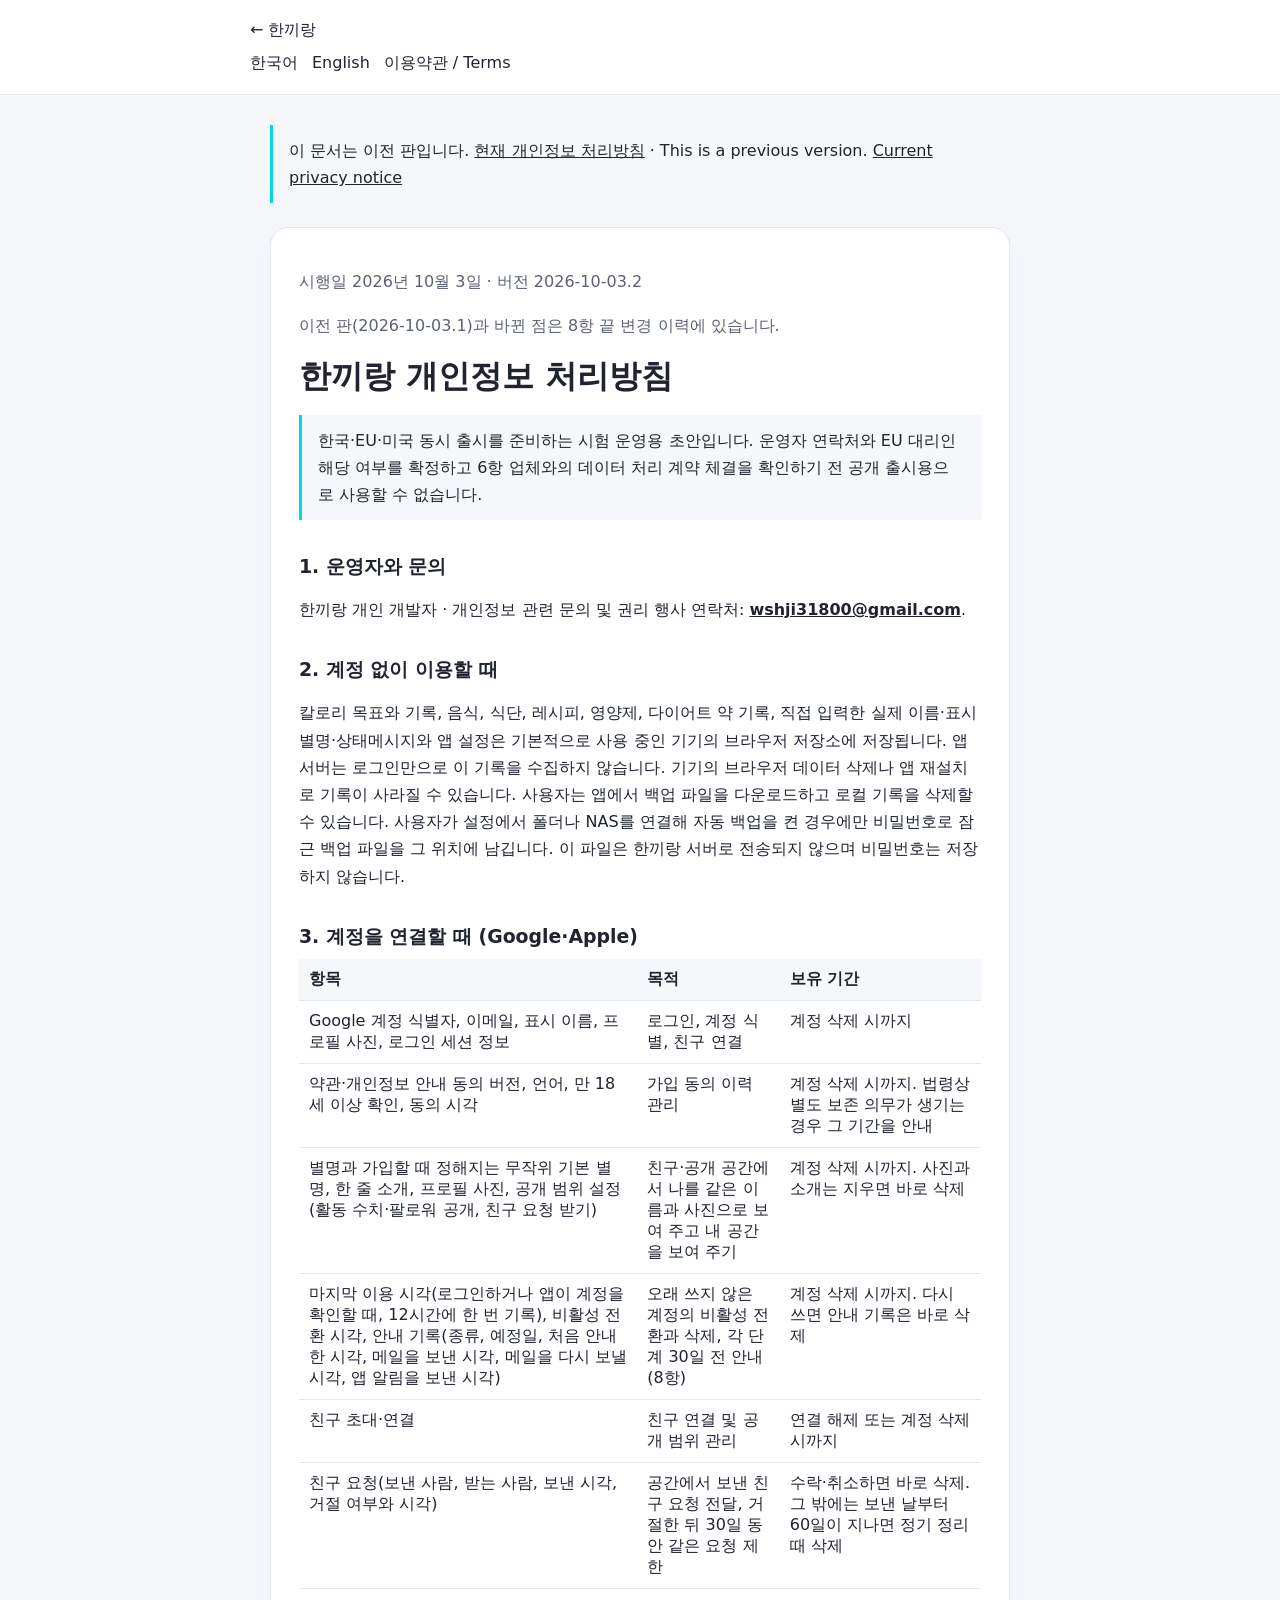
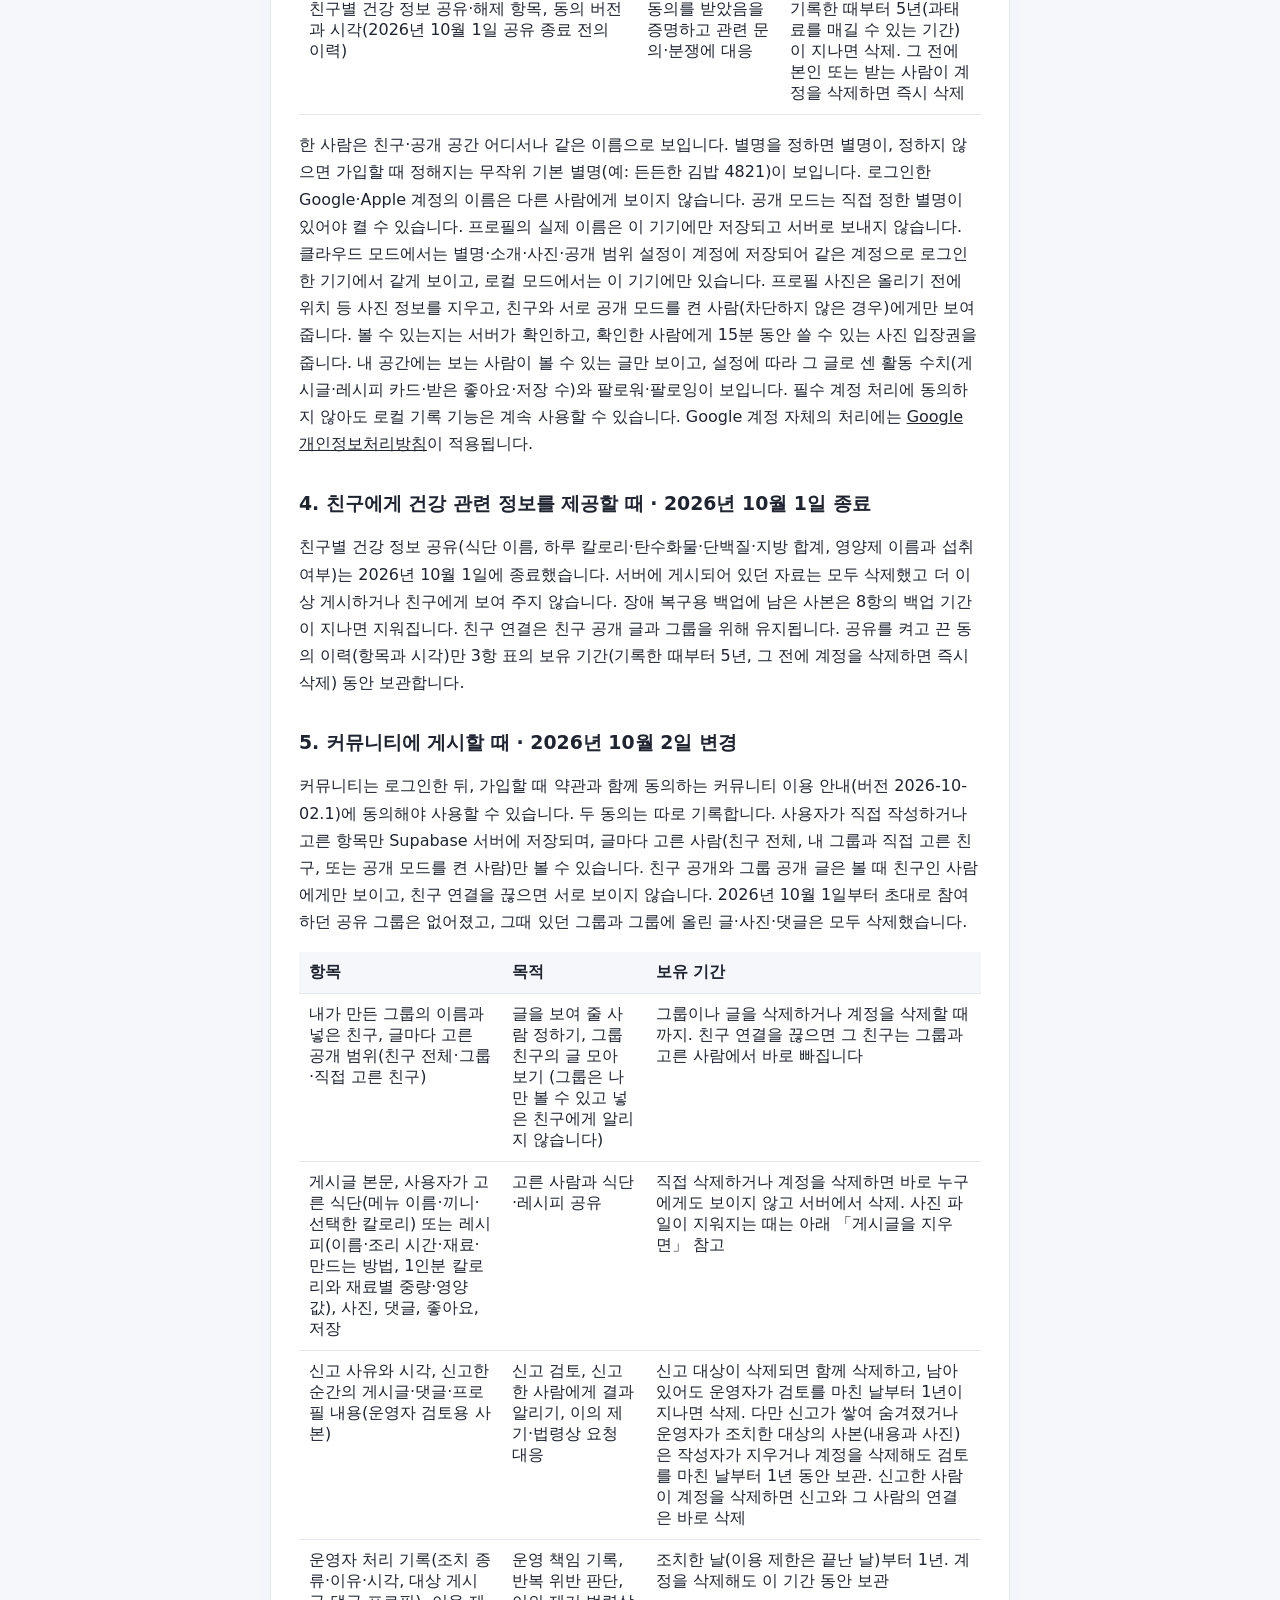
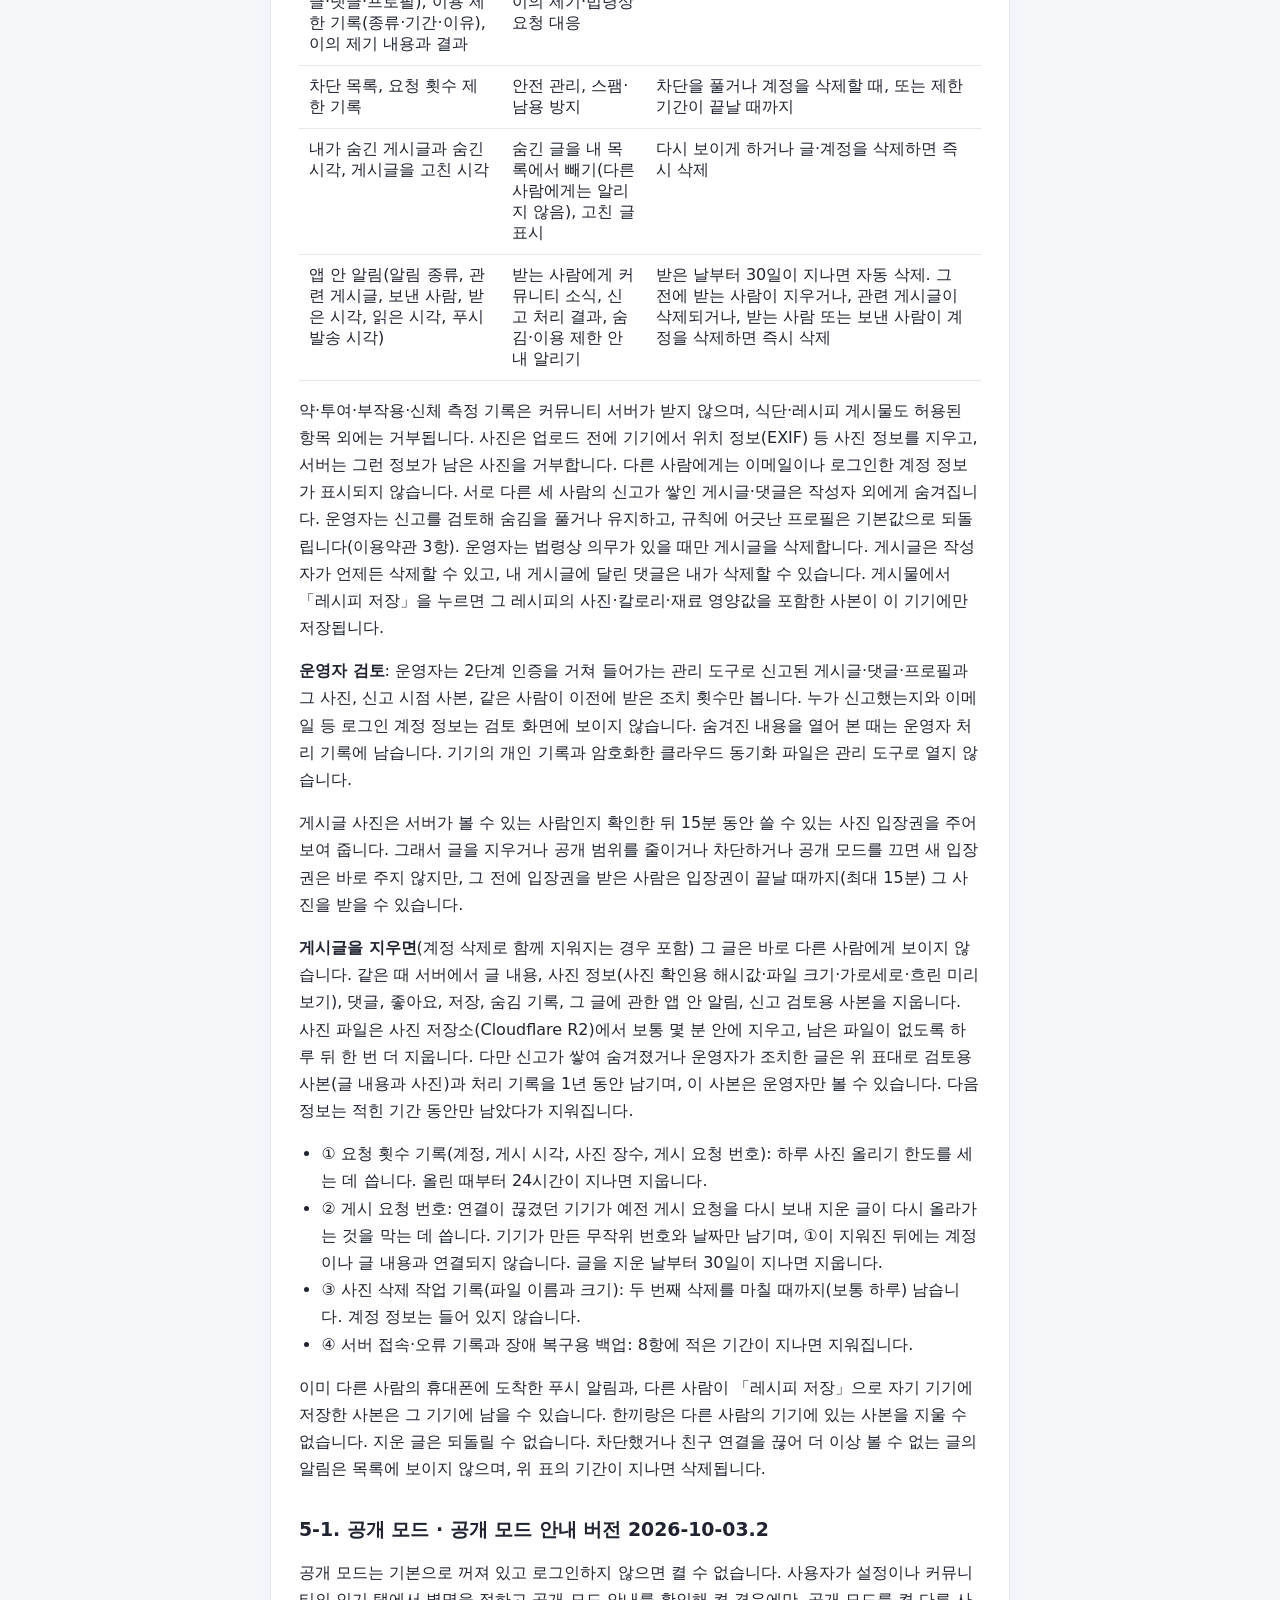
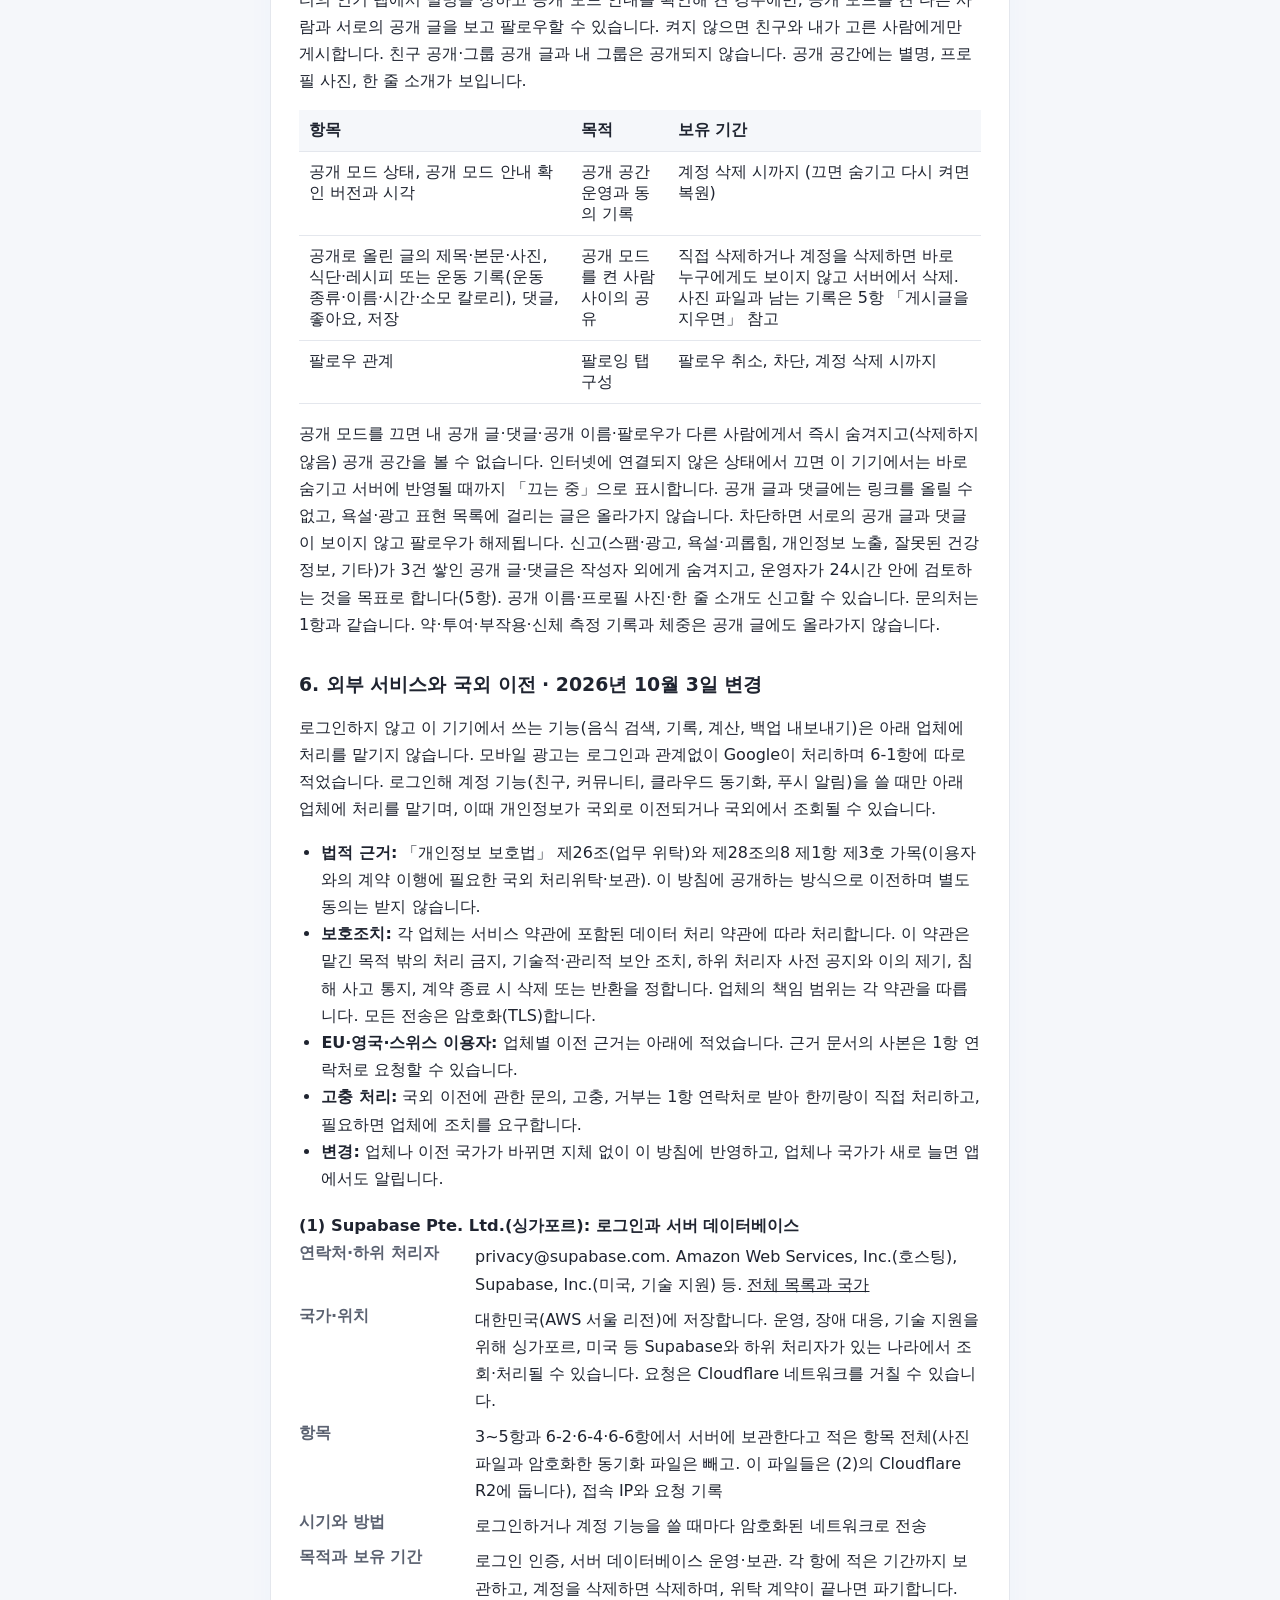
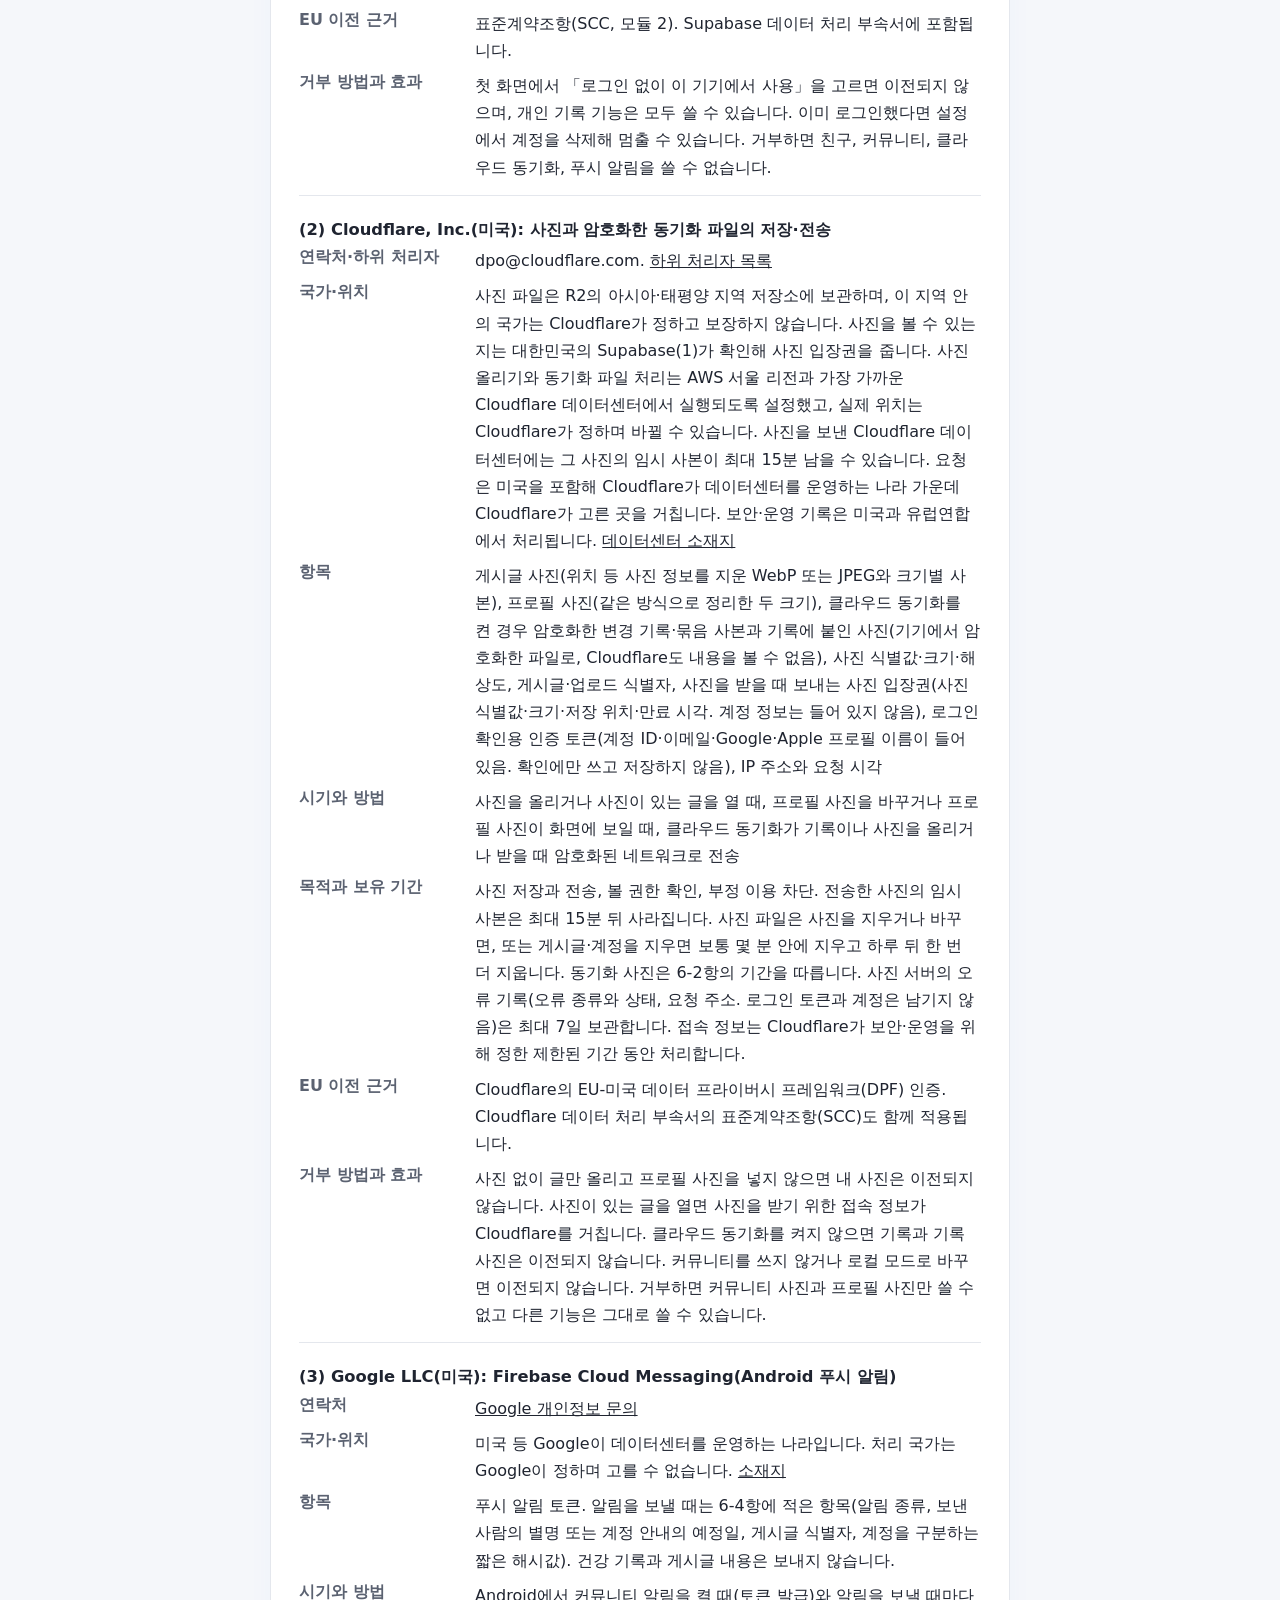
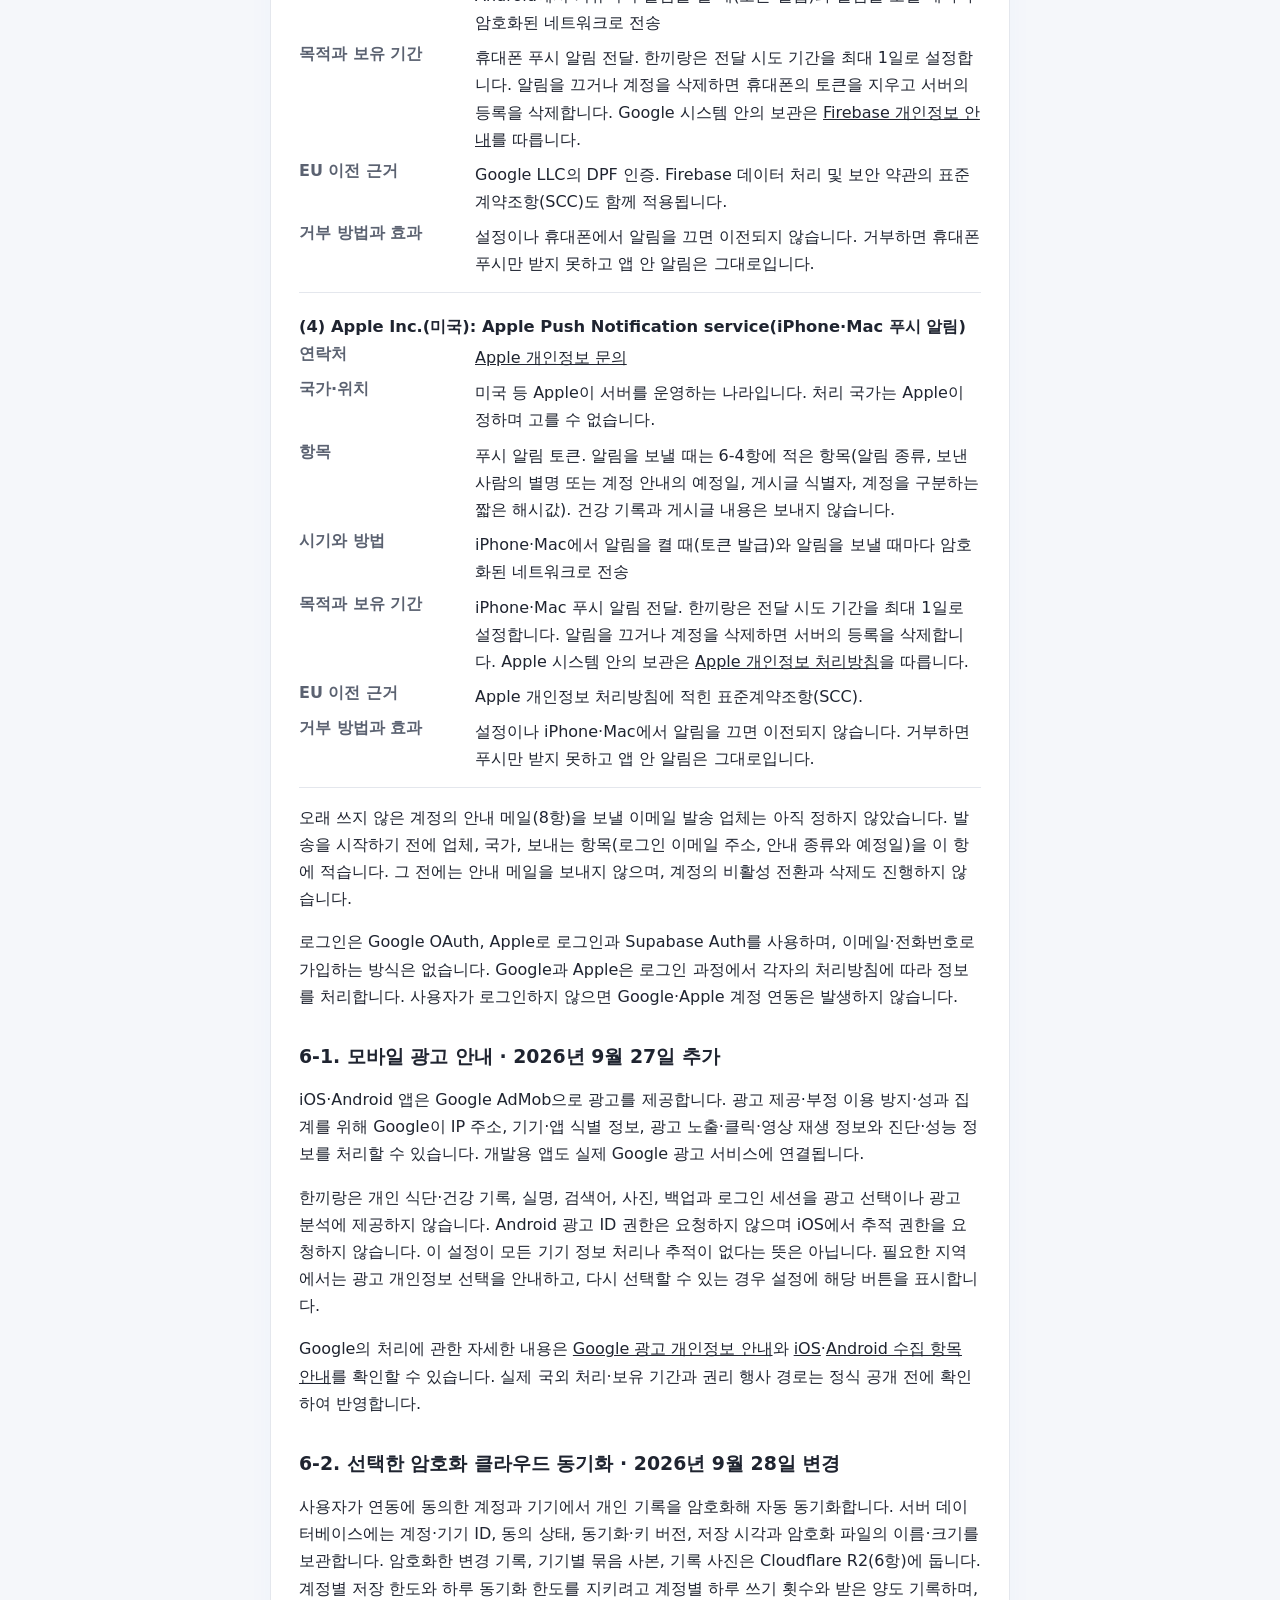
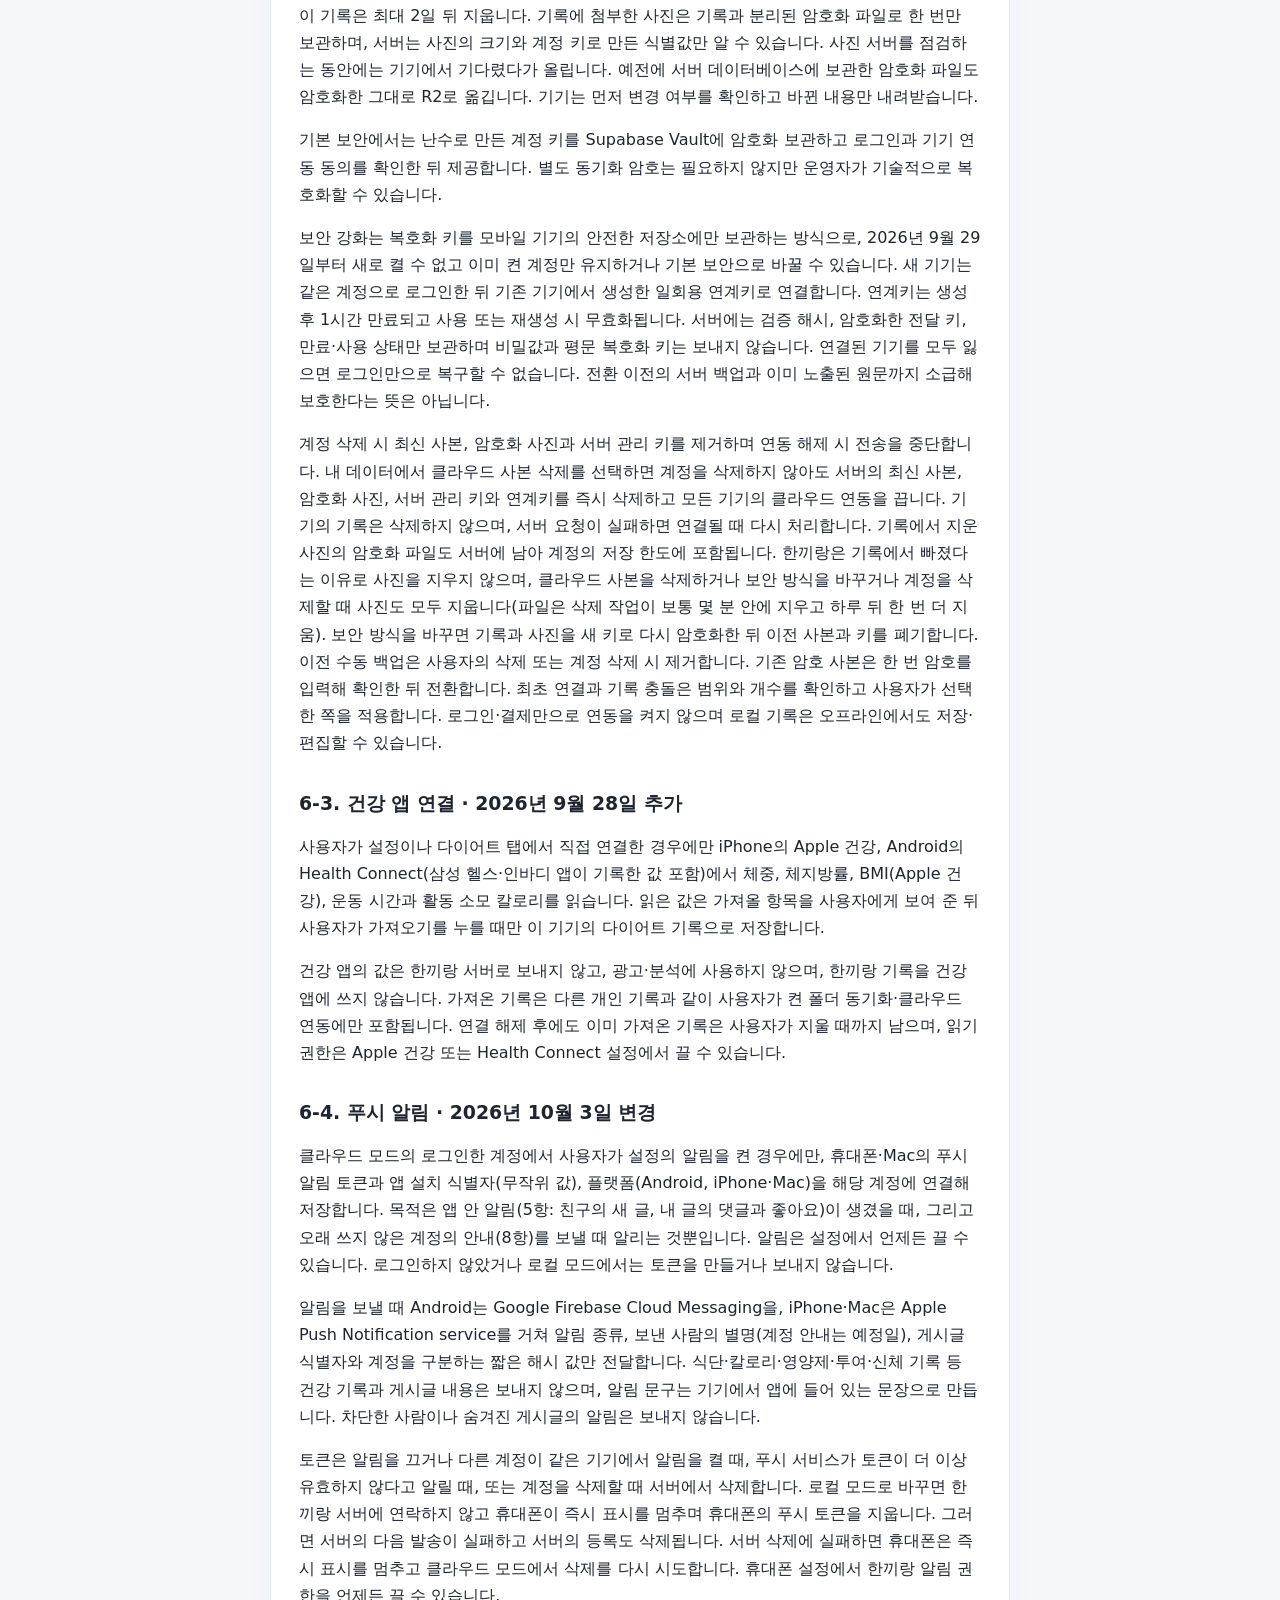
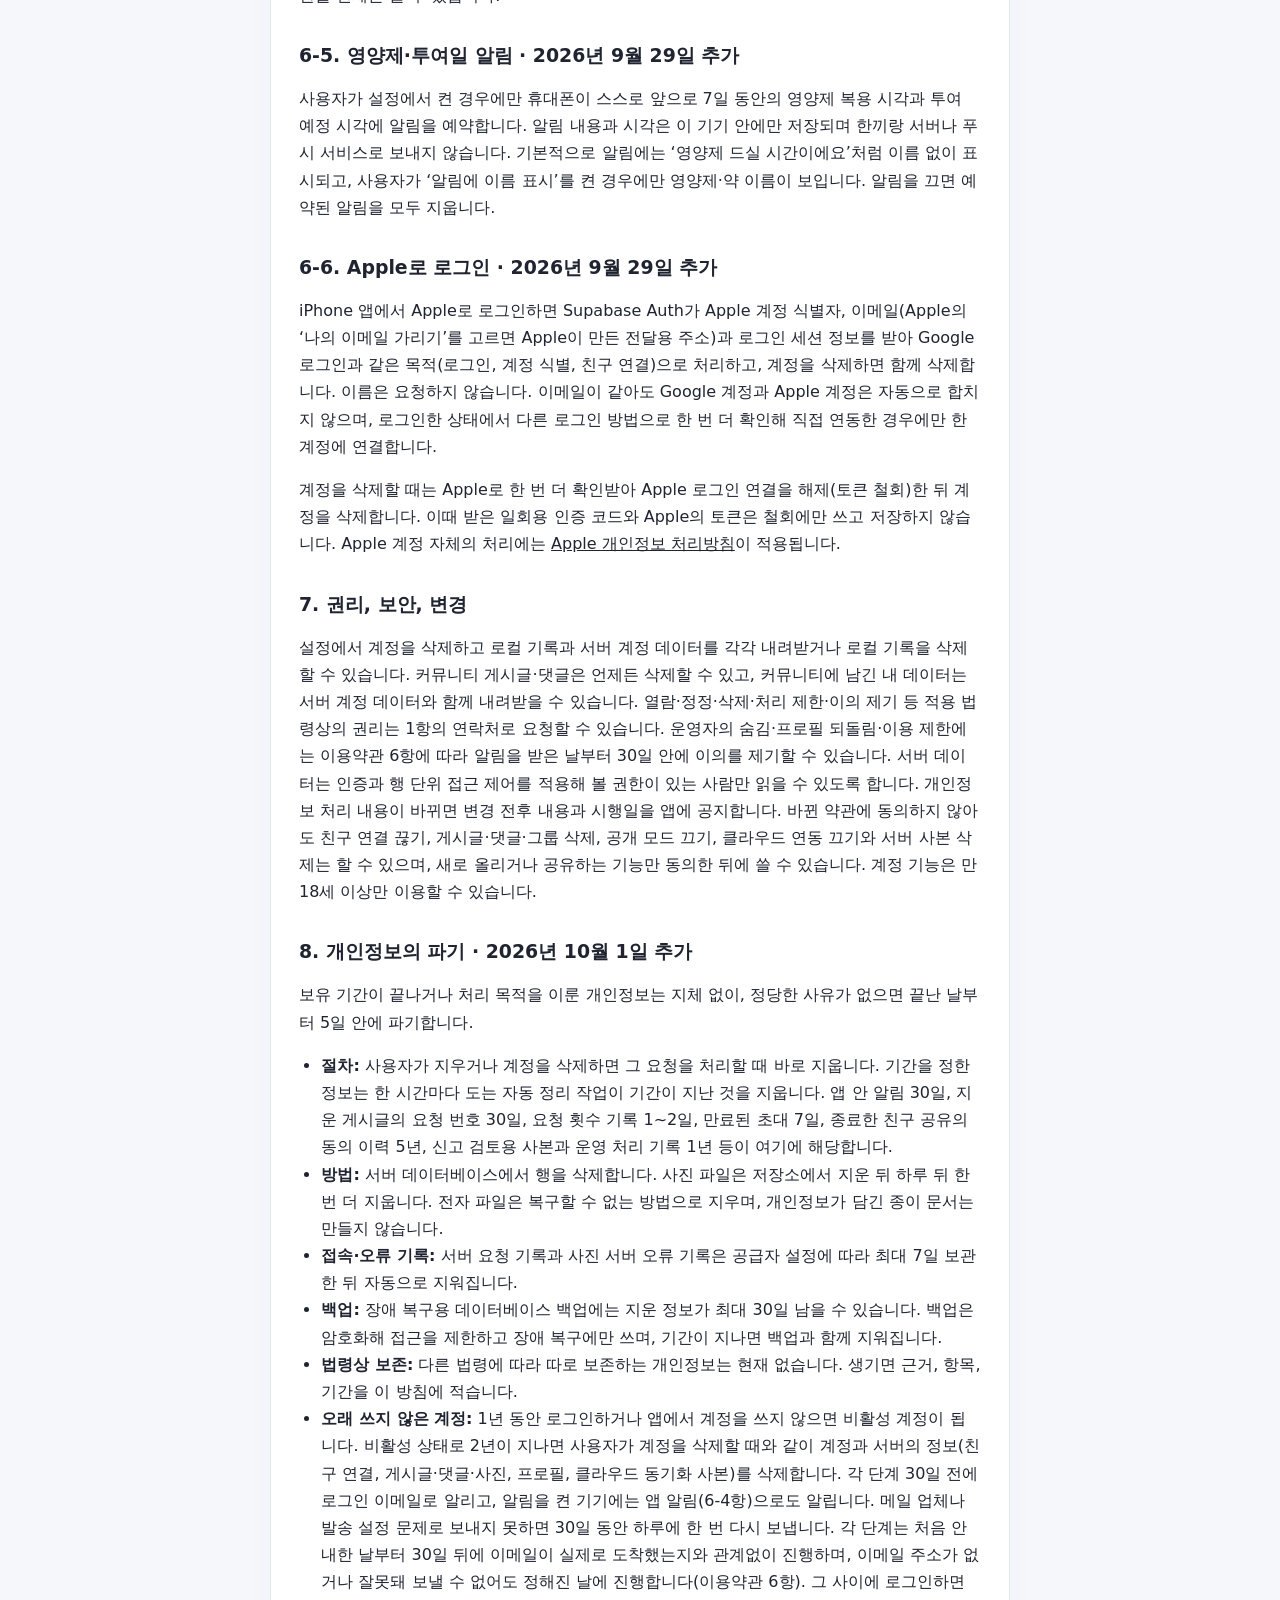
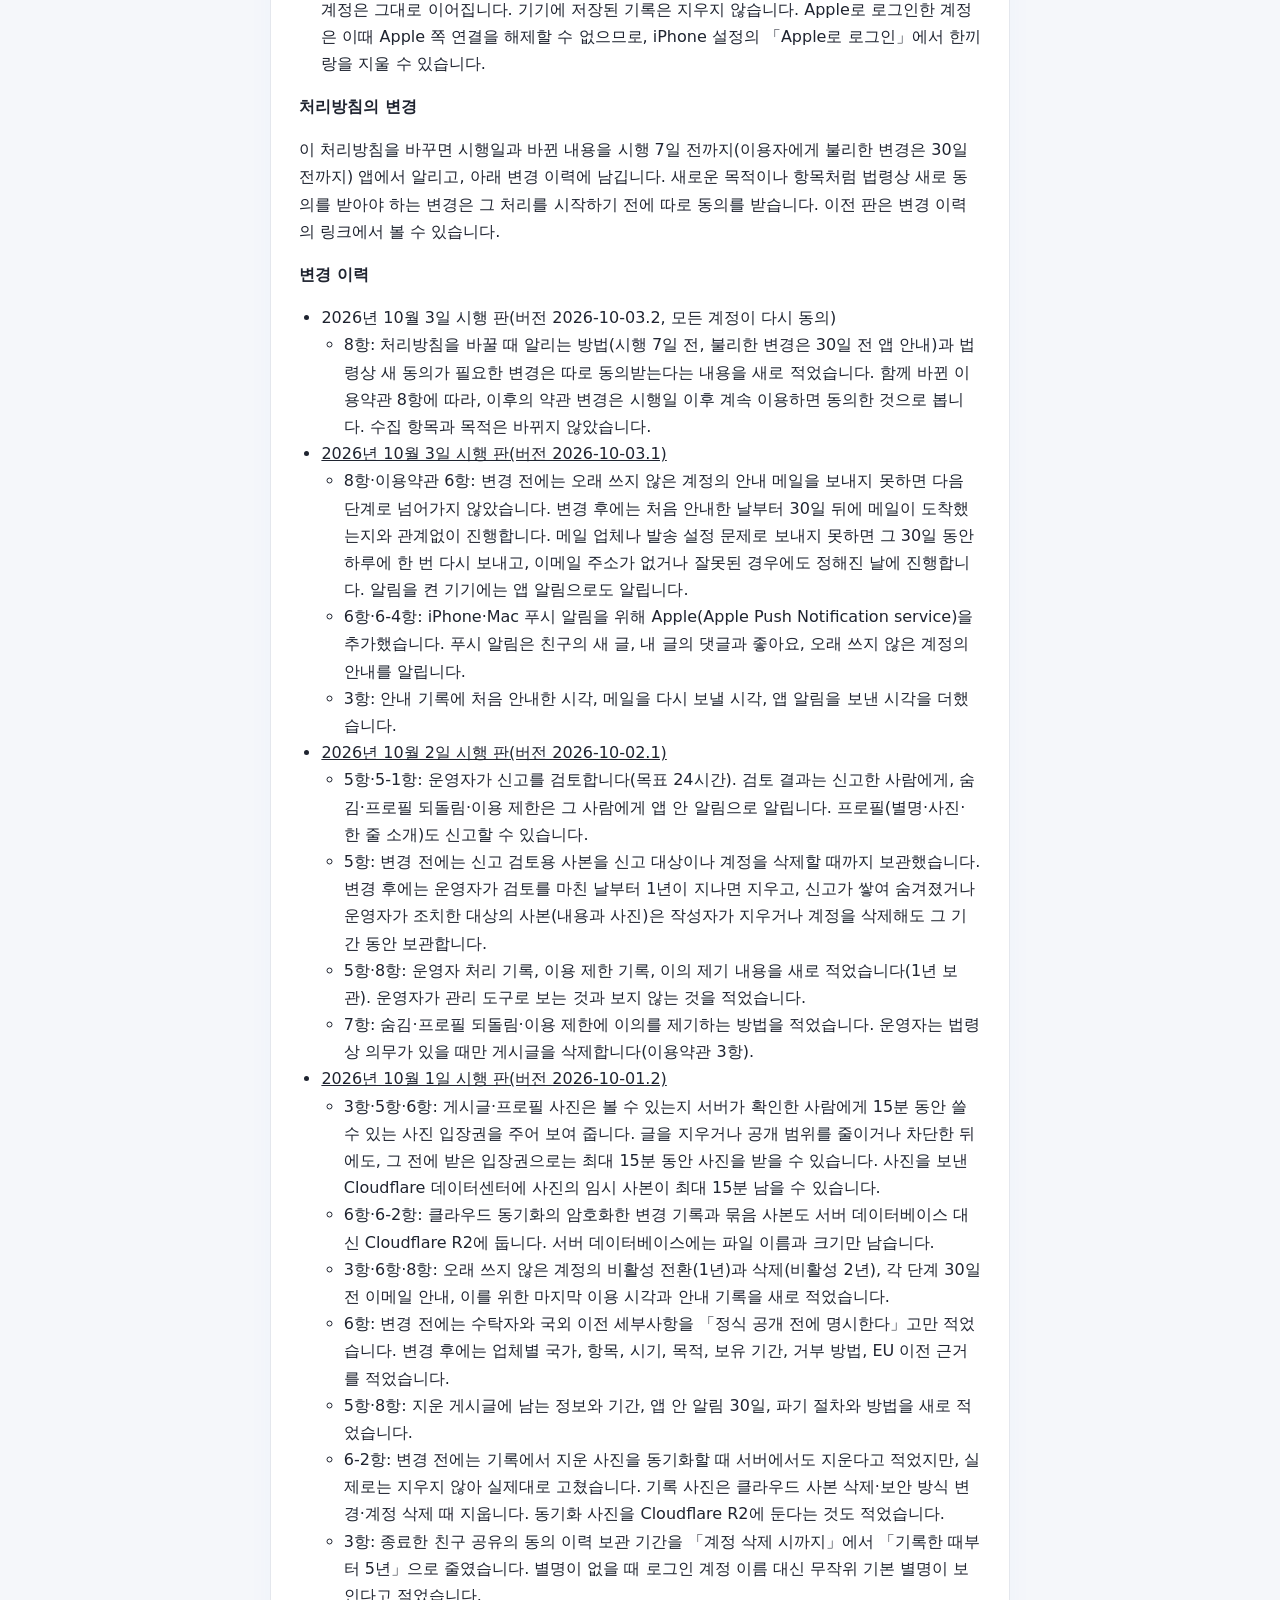
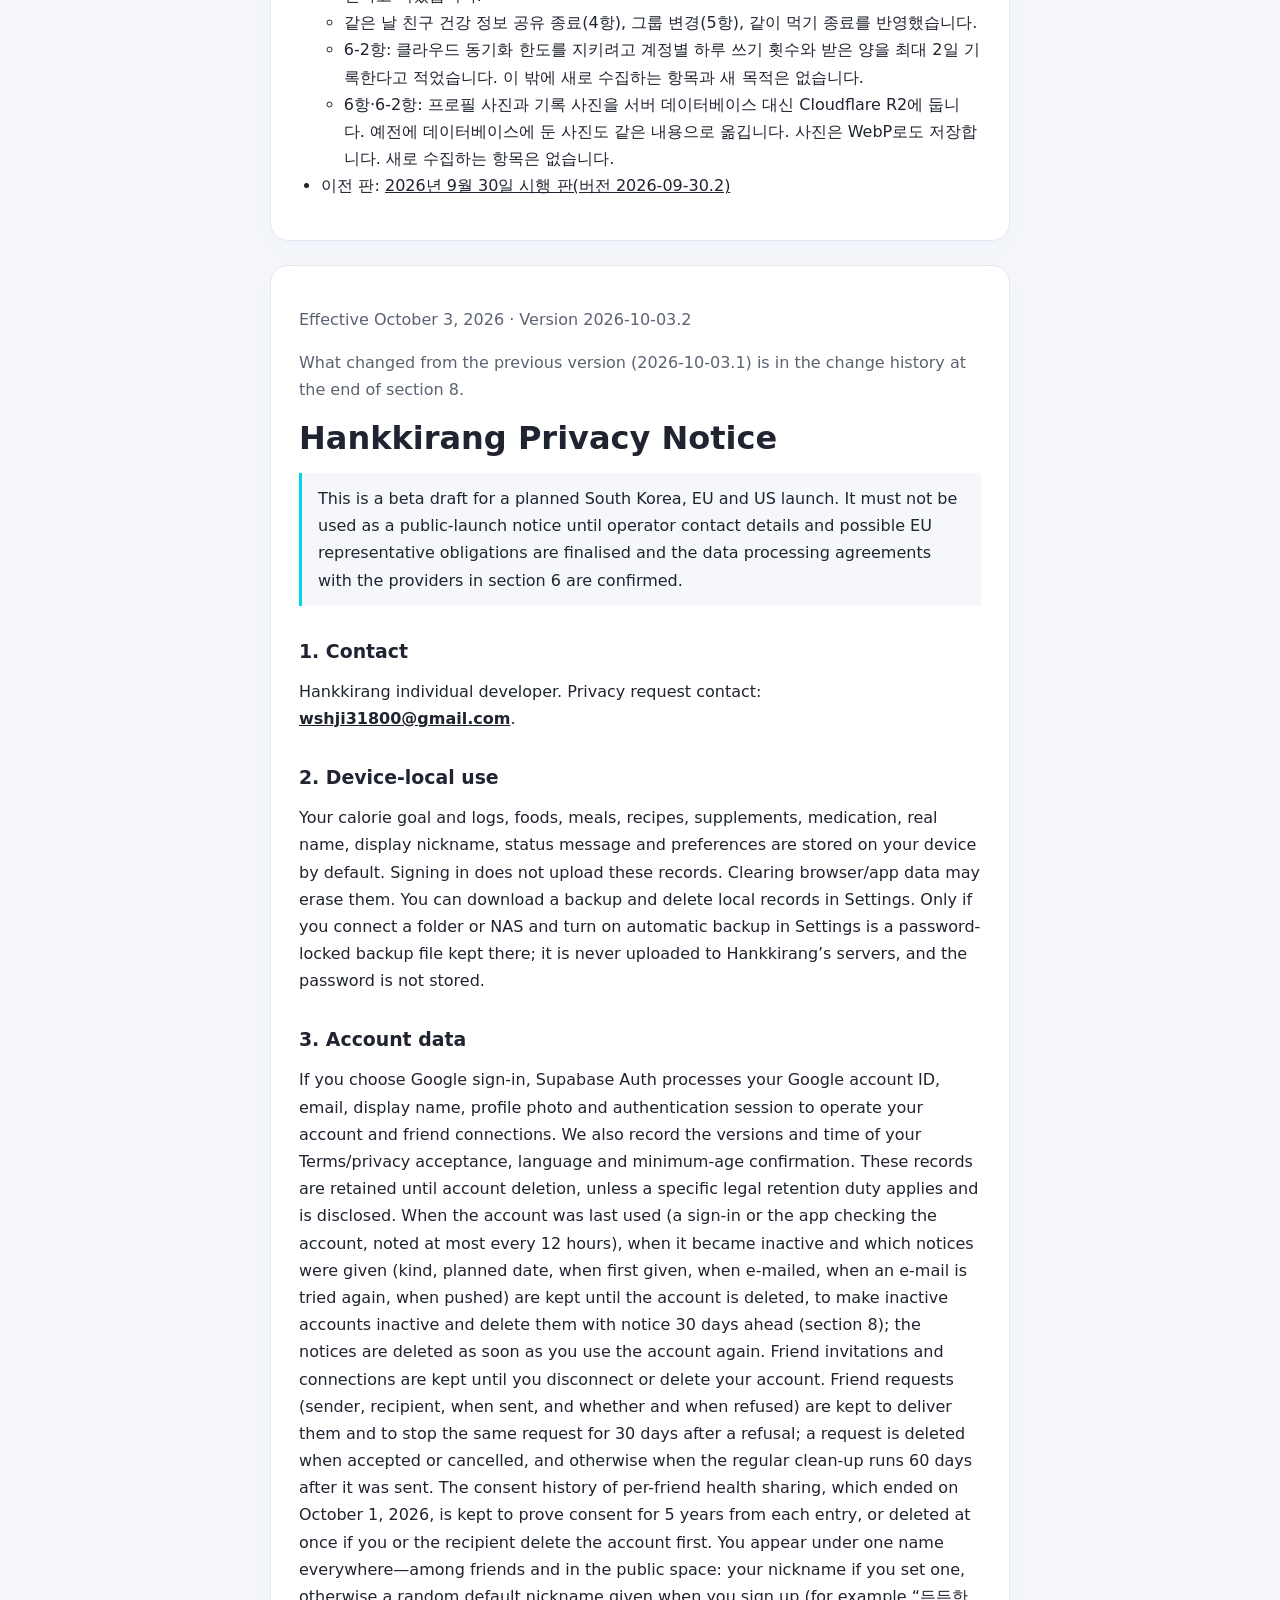
<file: privacy-2026-10-03.2.html>
<!doctype html><html lang="ko"><head><meta charset="utf-8"><meta name="viewport" content="width=device-width,initial-scale=1"><title>한끼랑 개인정보 처리방침 | Privacy Notice</title><link rel="stylesheet" href="tokens.css"><link rel="stylesheet" href="legal.css"></head><body><header><a href="index.html">← 한끼랑</a><nav aria-label="언어"><a href="#ko">한국어</a><a href="#en">English</a><a href="terms.html">이용약관 / Terms</a></nav></header><main><p class="note">이 문서는 이전 판입니다. <a href="privacy.html">현재 개인정보 처리방침</a> · This is a previous version. <a href="privacy.html">Current privacy notice</a></p>
<article id="ko" lang="ko"><p class="meta">시행일 2026년 10월 3일 · 버전 2026-10-03.2</p><p class="meta">이전 판(2026-10-03.1)과 바뀐 점은 8항 끝 변경 이력에 있습니다.</p><h1>한끼랑 개인정보 처리방침</h1><p class="note">한국·EU·미국 동시 출시를 준비하는 시험 운영용 초안입니다. 운영자 연락처와 EU 대리인 해당 여부를 확정하고 6항 업체와의 데이터 처리 계약 체결을 확인하기 전 공개 출시용으로 사용할 수 없습니다.</p>
<h2>1. 운영자와 문의</h2><p>한끼랑 개인 개발자 · 개인정보 관련 문의 및 권리 행사 연락처: <strong><a href="mailto:wshji31800@gmail.com">wshji31800@gmail.com</a></strong>.</p>
<h2>2. 계정 없이 이용할 때</h2><p>칼로리 목표와 기록, 음식, 식단, 레시피, 영양제, 다이어트 약 기록, 직접 입력한 실제 이름·표시 별명·상태메시지와 앱 설정은 기본적으로 사용 중인 기기의 브라우저 저장소에 저장됩니다. 앱 서버는 로그인만으로 이 기록을 수집하지 않습니다. 기기의 브라우저 데이터 삭제나 앱 재설치로 기록이 사라질 수 있습니다. 사용자는 앱에서 백업 파일을 다운로드하고 로컬 기록을 삭제할 수 있습니다. 사용자가 설정에서 폴더나 NAS를 연결해 자동 백업을 켠 경우에만 비밀번호로 잠근 백업 파일을 그 위치에 남깁니다. 이 파일은 한끼랑 서버로 전송되지 않으며 비밀번호는 저장하지 않습니다.</p>
<h2>3. 계정을 연결할 때 (Google·Apple)</h2><div class="table-wrap"><table><thead><tr><th>항목</th><th>목적</th><th>보유 기간</th></tr></thead><tbody><tr><td>Google 계정 식별자, 이메일, 표시 이름, 프로필 사진, 로그인 세션 정보</td><td>로그인, 계정 식별, 친구 연결</td><td>계정 삭제 시까지</td></tr><tr><td>약관·개인정보 안내 동의 버전, 언어, 만 18세 이상 확인, 동의 시각</td><td>가입 동의 이력 관리</td><td>계정 삭제 시까지. 법령상 별도 보존 의무가 생기는 경우 그 기간을 안내</td></tr><tr><td>별명과 가입할 때 정해지는 무작위 기본 별명, 한 줄 소개, 프로필 사진, 공개 범위 설정(활동 수치·팔로워 공개, 친구 요청 받기)</td><td>친구·공개 공간에서 나를 같은 이름과 사진으로 보여 주고 내 공간을 보여 주기</td><td>계정 삭제 시까지. 사진과 소개는 지우면 바로 삭제</td></tr><tr><td>마지막 이용 시각(로그인하거나 앱이 계정을 확인할 때, 12시간에 한 번 기록), 비활성 전환 시각, 안내 기록(종류, 예정일, 처음 안내한 시각, 메일을 보낸 시각, 메일을 다시 보낼 시각, 앱 알림을 보낸 시각)</td><td>오래 쓰지 않은 계정의 비활성 전환과 삭제, 각 단계 30일 전 안내(8항)</td><td>계정 삭제 시까지. 다시 쓰면 안내 기록은 바로 삭제</td></tr><tr><td>친구 초대·연결</td><td>친구 연결 및 공개 범위 관리</td><td>연결 해제 또는 계정 삭제 시까지</td></tr><tr><td>친구 요청(보낸 사람, 받는 사람, 보낸 시각, 거절 여부와 시각)</td><td>공간에서 보낸 친구 요청 전달, 거절한 뒤 30일 동안 같은 요청 제한</td><td>수락·취소하면 바로 삭제. 그 밖에는 보낸 날부터 60일이 지나면 정기 정리 때 삭제</td></tr><tr><td>친구별 건강 정보 공유·해제 항목, 동의 버전과 시각(2026년 10월 1일 공유 종료 전의 이력)</td><td>동의를 받았음을 증명하고 관련 문의·분쟁에 대응</td><td>기록한 때부터 5년(과태료를 매길 수 있는 기간)이 지나면 삭제. 그 전에 본인 또는 받는 사람이 계정을 삭제하면 즉시 삭제</td></tr></tbody></table></div><p>한 사람은 친구·공개 공간 어디서나 같은 이름으로 보입니다. 별명을 정하면 별명이, 정하지 않으면 가입할 때 정해지는 무작위 기본 별명(예: 든든한 김밥 4821)이 보입니다. 로그인한 Google·Apple 계정의 이름은 다른 사람에게 보이지 않습니다. 공개 모드는 직접 정한 별명이 있어야 켤 수 있습니다. 프로필의 실제 이름은 이 기기에만 저장되고 서버로 보내지 않습니다. 클라우드 모드에서는 별명·소개·사진·공개 범위 설정이 계정에 저장되어 같은 계정으로 로그인한 기기에서 같게 보이고, 로컬 모드에서는 이 기기에만 있습니다. 프로필 사진은 올리기 전에 위치 등 사진 정보를 지우고, 친구와 서로 공개 모드를 켠 사람(차단하지 않은 경우)에게만 보여 줍니다. 볼 수 있는지는 서버가 확인하고, 확인한 사람에게 15분 동안 쓸 수 있는 사진 입장권을 줍니다. 내 공간에는 보는 사람이 볼 수 있는 글만 보이고, 설정에 따라 그 글로 센 활동 수치(게시글·레시피 카드·받은 좋아요·저장 수)와 팔로워·팔로잉이 보입니다. 필수 계정 처리에 동의하지 않아도 로컬 기록 기능은 계속 사용할 수 있습니다. Google 계정 자체의 처리에는 <a href="https://policies.google.com/privacy" target="_blank" rel="noopener">Google 개인정보처리방침</a>이 적용됩니다.</p>
<h2>4. 친구에게 건강 관련 정보를 제공할 때 · 2026년 10월 1일 종료</h2><p>친구별 건강 정보 공유(식단 이름, 하루 칼로리·탄수화물·단백질·지방 합계, 영양제 이름과 섭취 여부)는 2026년 10월 1일에 종료했습니다. 서버에 게시되어 있던 자료는 모두 삭제했고 더 이상 게시하거나 친구에게 보여 주지 않습니다. 장애 복구용 백업에 남은 사본은 8항의 백업 기간이 지나면 지워집니다. 친구 연결은 친구 공개 글과 그룹을 위해 유지됩니다. 공유를 켜고 끈 동의 이력(항목과 시각)만 3항 표의 보유 기간(기록한 때부터 5년, 그 전에 계정을 삭제하면 즉시 삭제) 동안 보관합니다.</p><h2>5. 커뮤니티에 게시할 때 · 2026년 10월 2일 변경</h2><p>커뮤니티는 로그인한 뒤, 가입할 때 약관과 함께 동의하는 커뮤니티 이용 안내(버전 2026-10-02.1)에 동의해야 사용할 수 있습니다. 두 동의는 따로 기록합니다. 사용자가 직접 작성하거나 고른 항목만 Supabase 서버에 저장되며, 글마다 고른 사람(친구 전체, 내 그룹과 직접 고른 친구, 또는 공개 모드를 켠 사람)만 볼 수 있습니다. 친구 공개와 그룹 공개 글은 볼 때 친구인 사람에게만 보이고, 친구 연결을 끊으면 서로 보이지 않습니다. 2026년 10월 1일부터 초대로 참여하던 공유 그룹은 없어졌고, 그때 있던 그룹과 그룹에 올린 글·사진·댓글은 모두 삭제했습니다.</p><div class="table-wrap"><table><thead><tr><th>항목</th><th>목적</th><th>보유 기간</th></tr></thead><tbody><tr><td>내가 만든 그룹의 이름과 넣은 친구, 글마다 고른 공개 범위(친구 전체·그룹·직접 고른 친구)</td><td>글을 보여 줄 사람 정하기, 그룹 친구의 글 모아 보기 (그룹은 나만 볼 수 있고 넣은 친구에게 알리지 않습니다)</td><td>그룹이나 글을 삭제하거나 계정을 삭제할 때까지. 친구 연결을 끊으면 그 친구는 그룹과 고른 사람에서 바로 빠집니다</td></tr><tr><td>게시글 본문, 사용자가 고른 식단(메뉴 이름·끼니·선택한 칼로리) 또는 레시피(이름·조리 시간·재료·만드는 방법, 1인분 칼로리와 재료별 중량·영양값), 사진, 댓글, 좋아요, 저장</td><td>고른 사람과 식단·레시피 공유</td><td>직접 삭제하거나 계정을 삭제하면 바로 누구에게도 보이지 않고 서버에서 삭제. 사진 파일이 지워지는 때는 아래 「게시글을 지우면」 참고</td></tr><tr><td>신고 사유와 시각, 신고한 순간의 게시글·댓글·프로필 내용(운영자 검토용 사본)</td><td>신고 검토, 신고한 사람에게 결과 알리기, 이의 제기·법령상 요청 대응</td><td>신고 대상이 삭제되면 함께 삭제하고, 남아 있어도 운영자가 검토를 마친 날부터 1년이 지나면 삭제. 다만 신고가 쌓여 숨겨졌거나 운영자가 조치한 대상의 사본(내용과 사진)은 작성자가 지우거나 계정을 삭제해도 검토를 마친 날부터 1년 동안 보관. 신고한 사람이 계정을 삭제하면 신고와 그 사람의 연결은 바로 삭제</td></tr><tr><td>운영자 처리 기록(조치 종류·이유·시각, 대상 게시글·댓글·프로필), 이용 제한 기록(종류·기간·이유), 이의 제기 내용과 결과</td><td>운영 책임 기록, 반복 위반 판단, 이의 제기·법령상 요청 대응</td><td>조치한 날(이용 제한은 끝난 날)부터 1년. 계정을 삭제해도 이 기간 동안 보관</td></tr><tr><td>차단 목록, 요청 횟수 제한 기록</td><td>안전 관리, 스팸·남용 방지</td><td>차단을 풀거나 계정을 삭제할 때, 또는 제한 기간이 끝날 때까지</td></tr><tr><td>내가 숨긴 게시글과 숨긴 시각, 게시글을 고친 시각</td><td>숨긴 글을 내 목록에서 빼기(다른 사람에게는 알리지 않음), 고친 글 표시</td><td>다시 보이게 하거나 글·계정을 삭제하면 즉시 삭제</td></tr><tr><td>앱 안 알림(알림 종류, 관련 게시글, 보낸 사람, 받은 시각, 읽은 시각, 푸시 발송 시각)</td><td>받는 사람에게 커뮤니티 소식, 신고 처리 결과, 숨김·이용 제한 안내 알리기</td><td>받은 날부터 30일이 지나면 자동 삭제. 그 전에 받는 사람이 지우거나, 관련 게시글이 삭제되거나, 받는 사람 또는 보낸 사람이 계정을 삭제하면 즉시 삭제</td></tr></tbody></table></div><p>약·투여·부작용·신체 측정 기록은 커뮤니티 서버가 받지 않으며, 식단·레시피 게시물도 허용된 항목 외에는 거부됩니다. 사진은 업로드 전에 기기에서 위치 정보(EXIF) 등 사진 정보를 지우고, 서버는 그런 정보가 남은 사진을 거부합니다. 다른 사람에게는 이메일이나 로그인한 계정 정보가 표시되지 않습니다. 서로 다른 세 사람의 신고가 쌓인 게시글·댓글은 작성자 외에게 숨겨집니다. 운영자는 신고를 검토해 숨김을 풀거나 유지하고, 규칙에 어긋난 프로필은 기본값으로 되돌립니다(이용약관 3항). 운영자는 법령상 의무가 있을 때만 게시글을 삭제합니다. 게시글은 작성자가 언제든 삭제할 수 있고, 내 게시글에 달린 댓글은 내가 삭제할 수 있습니다. 게시물에서 「레시피 저장」을 누르면 그 레시피의 사진·칼로리·재료 영양값을 포함한 사본이 이 기기에만 저장됩니다.</p><p><strong>운영자 검토</strong>: 운영자는 2단계 인증을 거쳐 들어가는 관리 도구로 신고된 게시글·댓글·프로필과 그 사진, 신고 시점 사본, 같은 사람이 이전에 받은 조치 횟수만 봅니다. 누가 신고했는지와 이메일 등 로그인 계정 정보는 검토 화면에 보이지 않습니다. 숨겨진 내용을 열어 본 때는 운영자 처리 기록에 남습니다. 기기의 개인 기록과 암호화한 클라우드 동기화 파일은 관리 도구로 열지 않습니다.</p><p>게시글 사진은 서버가 볼 수 있는 사람인지 확인한 뒤 15분 동안 쓸 수 있는 사진 입장권을 주어 보여 줍니다. 그래서 글을 지우거나 공개 범위를 줄이거나 차단하거나 공개 모드를 끄면 새 입장권은 바로 주지 않지만, 그 전에 입장권을 받은 사람은 입장권이 끝날 때까지(최대 15분) 그 사진을 받을 수 있습니다.</p><p><strong>게시글을 지우면</strong>(계정 삭제로 함께 지워지는 경우 포함) 그 글은 바로 다른 사람에게 보이지 않습니다. 같은 때 서버에서 글 내용, 사진 정보(사진 확인용 해시값·파일 크기·가로세로·흐린 미리보기), 댓글, 좋아요, 저장, 숨김 기록, 그 글에 관한 앱 안 알림, 신고 검토용 사본을 지웁니다. 사진 파일은 사진 저장소(Cloudflare R2)에서 보통 몇 분 안에 지우고, 남은 파일이 없도록 하루 뒤 한 번 더 지웁니다. 다만 신고가 쌓여 숨겨졌거나 운영자가 조치한 글은 위 표대로 검토용 사본(글 내용과 사진)과 처리 기록을 1년 동안 남기며, 이 사본은 운영자만 볼 수 있습니다. 다음 정보는 적힌 기간 동안만 남았다가 지워집니다.</p><ul><li>① 요청 횟수 기록(계정, 게시 시각, 사진 장수, 게시 요청 번호): 하루 사진 올리기 한도를 세는 데 씁니다. 올린 때부터 24시간이 지나면 지웁니다.</li><li>② 게시 요청 번호: 연결이 끊겼던 기기가 예전 게시 요청을 다시 보내 지운 글이 다시 올라가는 것을 막는 데 씁니다. 기기가 만든 무작위 번호와 날짜만 남기며, ①이 지워진 뒤에는 계정이나 글 내용과 연결되지 않습니다. 글을 지운 날부터 30일이 지나면 지웁니다.</li><li>③ 사진 삭제 작업 기록(파일 이름과 크기): 두 번째 삭제를 마칠 때까지(보통 하루) 남습니다. 계정 정보는 들어 있지 않습니다.</li><li>④ 서버 접속·오류 기록과 장애 복구용 백업: 8항에 적은 기간이 지나면 지워집니다.</li></ul><p>이미 다른 사람의 휴대폰에 도착한 푸시 알림과, 다른 사람이 「레시피 저장」으로 자기 기기에 저장한 사본은 그 기기에 남을 수 있습니다. 한끼랑은 다른 사람의 기기에 있는 사본을 지울 수 없습니다. 지운 글은 되돌릴 수 없습니다. 차단했거나 친구 연결을 끊어 더 이상 볼 수 없는 글의 알림은 목록에 보이지 않으며, 위 표의 기간이 지나면 삭제됩니다.</p><h2>5-1. 공개 모드 · 공개 모드 안내 버전 2026-10-03.2</h2><p>공개 모드는 기본으로 꺼져 있고 로그인하지 않으면 켤 수 없습니다. 사용자가 설정이나 커뮤니티의 인기 탭에서 별명을 정하고 공개 모드 안내를 확인해 켠 경우에만, 공개 모드를 켠 다른 사람과 서로의 공개 글을 보고 팔로우할 수 있습니다. 켜지 않으면 친구와 내가 고른 사람에게만 게시합니다. 친구 공개·그룹 공개 글과 내 그룹은 공개되지 않습니다. 공개 공간에는 별명, 프로필 사진, 한 줄 소개가 보입니다.</p><div class="table-wrap"><table><thead><tr><th>항목</th><th>목적</th><th>보유 기간</th></tr></thead><tbody><tr><td>공개 모드 상태, 공개 모드 안내 확인 버전과 시각</td><td>공개 공간 운영과 동의 기록</td><td>계정 삭제 시까지 (끄면 숨기고 다시 켜면 복원)</td></tr><tr><td>공개로 올린 글의 제목·본문·사진, 식단·레시피 또는 운동 기록(운동 종류·이름·시간·소모 칼로리), 댓글, 좋아요, 저장</td><td>공개 모드를 켠 사람 사이의 공유</td><td>직접 삭제하거나 계정을 삭제하면 바로 누구에게도 보이지 않고 서버에서 삭제. 사진 파일과 남는 기록은 5항 「게시글을 지우면」 참고</td></tr><tr><td>팔로우 관계</td><td>팔로잉 탭 구성</td><td>팔로우 취소, 차단, 계정 삭제 시까지</td></tr></tbody></table></div><p>공개 모드를 끄면 내 공개 글·댓글·공개 이름·팔로우가 다른 사람에게서 즉시 숨겨지고(삭제하지 않음) 공개 공간을 볼 수 없습니다. 인터넷에 연결되지 않은 상태에서 끄면 이 기기에서는 바로 숨기고 서버에 반영될 때까지 「끄는 중」으로 표시합니다. 공개 글과 댓글에는 링크를 올릴 수 없고, 욕설·광고 표현 목록에 걸리는 글은 올라가지 않습니다. 차단하면 서로의 공개 글과 댓글이 보이지 않고 팔로우가 해제됩니다. 신고(스팸·광고, 욕설·괴롭힘, 개인정보 노출, 잘못된 건강 정보, 기타)가 3건 쌓인 공개 글·댓글은 작성자 외에게 숨겨지고, 운영자가 24시간 안에 검토하는 것을 목표로 합니다(5항). 공개 이름·프로필 사진·한 줄 소개도 신고할 수 있습니다. 문의처는 1항과 같습니다. 약·투여·부작용·신체 측정 기록과 체중은 공개 글에도 올라가지 않습니다.</p><h2>6. 외부 서비스와 국외 이전 · 2026년 10월 3일 변경</h2><p>로그인하지 않고 이 기기에서 쓰는 기능(음식 검색, 기록, 계산, 백업 내보내기)은 아래 업체에 처리를 맡기지 않습니다. 모바일 광고는 로그인과 관계없이 Google이 처리하며 6-1항에 따로 적었습니다. 로그인해 계정 기능(친구, 커뮤니티, 클라우드 동기화, 푸시 알림)을 쓸 때만 아래 업체에 처리를 맡기며, 이때 개인정보가 국외로 이전되거나 국외에서 조회될 수 있습니다.</p><ul><li><strong>법적 근거:</strong> 「개인정보 보호법」 제26조(업무 위탁)와 제28조의8 제1항 제3호 가목(이용자와의 계약 이행에 필요한 국외 처리위탁·보관). 이 방침에 공개하는 방식으로 이전하며 별도 동의는 받지 않습니다.</li><li><strong>보호조치:</strong> 각 업체는 서비스 약관에 포함된 데이터 처리 약관에 따라 처리합니다. 이 약관은 맡긴 목적 밖의 처리 금지, 기술적·관리적 보안 조치, 하위 처리자 사전 공지와 이의 제기, 침해 사고 통지, 계약 종료 시 삭제 또는 반환을 정합니다. 업체의 책임 범위는 각 약관을 따릅니다. 모든 전송은 암호화(TLS)합니다.</li><li><strong>EU·영국·스위스 이용자:</strong> 업체별 이전 근거는 아래에 적었습니다. 근거 문서의 사본은 1항 연락처로 요청할 수 있습니다.</li><li><strong>고충 처리:</strong> 국외 이전에 관한 문의, 고충, 거부는 1항 연락처로 받아 한끼랑이 직접 처리하고, 필요하면 업체에 조치를 요구합니다.</li><li><strong>변경:</strong> 업체나 이전 국가가 바뀌면 지체 없이 이 방침에 반영하고, 업체나 국가가 새로 늘면 앱에서도 알립니다.</li></ul><h3>(1) Supabase Pte. Ltd.(싱가포르): 로그인과 서버 데이터베이스</h3><dl class="facts"><dt>연락처·하위 처리자</dt><dd>privacy@supabase.com. Amazon Web Services, Inc.(호스팅), Supabase, Inc.(미국, 기술 지원) 등. <a href="https://supabase.com/legal/customer-resources/subprocessor-list" target="_blank" rel="noopener">전체 목록과 국가</a></dd><dt>국가·위치</dt><dd>대한민국(AWS 서울 리전)에 저장합니다. 운영, 장애 대응, 기술 지원을 위해 싱가포르, 미국 등 Supabase와 하위 처리자가 있는 나라에서 조회·처리될 수 있습니다. 요청은 Cloudflare 네트워크를 거칠 수 있습니다.</dd><dt>항목</dt><dd>3~5항과 6-2·6-4·6-6항에서 서버에 보관한다고 적은 항목 전체(사진 파일과 암호화한 동기화 파일은 빼고. 이 파일들은 (2)의 Cloudflare R2에 둡니다), 접속 IP와 요청 기록</dd><dt>시기와 방법</dt><dd>로그인하거나 계정 기능을 쓸 때마다 암호화된 네트워크로 전송</dd><dt>목적과 보유 기간</dt><dd>로그인 인증, 서버 데이터베이스 운영·보관. 각 항에 적은 기간까지 보관하고, 계정을 삭제하면 삭제하며, 위탁 계약이 끝나면 파기합니다.</dd><dt>EU 이전 근거</dt><dd>표준계약조항(SCC, 모듈 2). Supabase 데이터 처리 부속서에 포함됩니다.</dd><dt>거부 방법과 효과</dt><dd>첫 화면에서 「로그인 없이 이 기기에서 사용」을 고르면 이전되지 않으며, 개인 기록 기능은 모두 쓸 수 있습니다. 이미 로그인했다면 설정에서 계정을 삭제해 멈출 수 있습니다. 거부하면 친구, 커뮤니티, 클라우드 동기화, 푸시 알림을 쓸 수 없습니다.</dd></dl><h3>(2) Cloudflare, Inc.(미국): 사진과 암호화한 동기화 파일의 저장·전송</h3><dl class="facts"><dt>연락처·하위 처리자</dt><dd>dpo@cloudflare.com. <a href="https://www.cloudflare.com/gdpr/subprocessors/cloudflare-services/" target="_blank" rel="noopener">하위 처리자 목록</a></dd><dt>국가·위치</dt><dd>사진 파일은 R2의 아시아·태평양 지역 저장소에 보관하며, 이 지역 안의 국가는 Cloudflare가 정하고 보장하지 않습니다. 사진을 볼 수 있는지는 대한민국의 Supabase(1)가 확인해 사진 입장권을 줍니다. 사진 올리기와 동기화 파일 처리는 AWS 서울 리전과 가장 가까운 Cloudflare 데이터센터에서 실행되도록 설정했고, 실제 위치는 Cloudflare가 정하며 바뀔 수 있습니다. 사진을 보낸 Cloudflare 데이터센터에는 그 사진의 임시 사본이 최대 15분 남을 수 있습니다. 요청은 미국을 포함해 Cloudflare가 데이터센터를 운영하는 나라 가운데 Cloudflare가 고른 곳을 거칩니다. 보안·운영 기록은 미국과 유럽연합에서 처리됩니다. <a href="https://www.cloudflare.com/network/" target="_blank" rel="noopener">데이터센터 소재지</a></dd><dt>항목</dt><dd>게시글 사진(위치 등 사진 정보를 지운 WebP 또는 JPEG와 크기별 사본), 프로필 사진(같은 방식으로 정리한 두 크기), 클라우드 동기화를 켠 경우 암호화한 변경 기록·묶음 사본과 기록에 붙인 사진(기기에서 암호화한 파일로, Cloudflare도 내용을 볼 수 없음), 사진 식별값·크기·해상도, 게시글·업로드 식별자, 사진을 받을 때 보내는 사진 입장권(사진 식별값·크기·저장 위치·만료 시각. 계정 정보는 들어 있지 않음), 로그인 확인용 인증 토큰(계정 ID·이메일·Google·Apple 프로필 이름이 들어 있음. 확인에만 쓰고 저장하지 않음), IP 주소와 요청 시각</dd><dt>시기와 방법</dt><dd>사진을 올리거나 사진이 있는 글을 열 때, 프로필 사진을 바꾸거나 프로필 사진이 화면에 보일 때, 클라우드 동기화가 기록이나 사진을 올리거나 받을 때 암호화된 네트워크로 전송</dd><dt>목적과 보유 기간</dt><dd>사진 저장과 전송, 볼 권한 확인, 부정 이용 차단. 전송한 사진의 임시 사본은 최대 15분 뒤 사라집니다. 사진 파일은 사진을 지우거나 바꾸면, 또는 게시글·계정을 지우면 보통 몇 분 안에 지우고 하루 뒤 한 번 더 지웁니다. 동기화 사진은 6-2항의 기간을 따릅니다. 사진 서버의 오류 기록(오류 종류와 상태, 요청 주소. 로그인 토큰과 계정은 남기지 않음)은 최대 7일 보관합니다. 접속 정보는 Cloudflare가 보안·운영을 위해 정한 제한된 기간 동안 처리합니다.</dd><dt>EU 이전 근거</dt><dd>Cloudflare의 EU-미국 데이터 프라이버시 프레임워크(DPF) 인증. Cloudflare 데이터 처리 부속서의 표준계약조항(SCC)도 함께 적용됩니다.</dd><dt>거부 방법과 효과</dt><dd>사진 없이 글만 올리고 프로필 사진을 넣지 않으면 내 사진은 이전되지 않습니다. 사진이 있는 글을 열면 사진을 받기 위한 접속 정보가 Cloudflare를 거칩니다. 클라우드 동기화를 켜지 않으면 기록과 기록 사진은 이전되지 않습니다. 커뮤니티를 쓰지 않거나 로컬 모드로 바꾸면 이전되지 않습니다. 거부하면 커뮤니티 사진과 프로필 사진만 쓸 수 없고 다른 기능은 그대로 쓸 수 있습니다.</dd></dl><h3>(3) Google LLC(미국): Firebase Cloud Messaging(Android 푸시 알림)</h3><dl class="facts"><dt>연락처</dt><dd><a href="https://support.google.com/policies/contact/general_privacy_form" target="_blank" rel="noopener">Google 개인정보 문의</a></dd><dt>국가·위치</dt><dd>미국 등 Google이 데이터센터를 운영하는 나라입니다. 처리 국가는 Google이 정하며 고를 수 없습니다. <a href="https://www.google.com/about/datacenters/locations/" target="_blank" rel="noopener">소재지</a></dd><dt>항목</dt><dd>푸시 알림 토큰. 알림을 보낼 때는 6-4항에 적은 항목(알림 종류, 보낸 사람의 별명 또는 계정 안내의 예정일, 게시글 식별자, 계정을 구분하는 짧은 해시값). 건강 기록과 게시글 내용은 보내지 않습니다.</dd><dt>시기와 방법</dt><dd>Android에서 커뮤니티 알림을 켤 때(토큰 발급)와 알림을 보낼 때마다 암호화된 네트워크로 전송</dd><dt>목적과 보유 기간</dt><dd>휴대폰 푸시 알림 전달. 한끼랑은 전달 시도 기간을 최대 1일로 설정합니다. 알림을 끄거나 계정을 삭제하면 휴대폰의 토큰을 지우고 서버의 등록을 삭제합니다. Google 시스템 안의 보관은 <a href="https://firebase.google.com/support/privacy" target="_blank" rel="noopener">Firebase 개인정보 안내</a>를 따릅니다.</dd><dt>EU 이전 근거</dt><dd>Google LLC의 DPF 인증. Firebase 데이터 처리 및 보안 약관의 표준계약조항(SCC)도 함께 적용됩니다.</dd><dt>거부 방법과 효과</dt><dd>설정이나 휴대폰에서 알림을 끄면 이전되지 않습니다. 거부하면 휴대폰 푸시만 받지 못하고 앱 안 알림은 그대로입니다.</dd></dl><h3>(4) Apple Inc.(미국): Apple Push Notification service(iPhone·Mac 푸시 알림)</h3><dl class="facts"><dt>연락처</dt><dd><a href="https://www.apple.com/legal/privacy/contact/" target="_blank" rel="noopener">Apple 개인정보 문의</a></dd><dt>국가·위치</dt><dd>미국 등 Apple이 서버를 운영하는 나라입니다. 처리 국가는 Apple이 정하며 고를 수 없습니다.</dd><dt>항목</dt><dd>푸시 알림 토큰. 알림을 보낼 때는 6-4항에 적은 항목(알림 종류, 보낸 사람의 별명 또는 계정 안내의 예정일, 게시글 식별자, 계정을 구분하는 짧은 해시값). 건강 기록과 게시글 내용은 보내지 않습니다.</dd><dt>시기와 방법</dt><dd>iPhone·Mac에서 알림을 켤 때(토큰 발급)와 알림을 보낼 때마다 암호화된 네트워크로 전송</dd><dt>목적과 보유 기간</dt><dd>iPhone·Mac 푸시 알림 전달. 한끼랑은 전달 시도 기간을 최대 1일로 설정합니다. 알림을 끄거나 계정을 삭제하면 서버의 등록을 삭제합니다. Apple 시스템 안의 보관은 <a href="https://www.apple.com/legal/privacy/" target="_blank" rel="noopener">Apple 개인정보 처리방침</a>을 따릅니다.</dd><dt>EU 이전 근거</dt><dd>Apple 개인정보 처리방침에 적힌 표준계약조항(SCC).</dd><dt>거부 방법과 효과</dt><dd>설정이나 iPhone·Mac에서 알림을 끄면 이전되지 않습니다. 거부하면 푸시만 받지 못하고 앱 안 알림은 그대로입니다.</dd></dl><p>오래 쓰지 않은 계정의 안내 메일(8항)을 보낼 이메일 발송 업체는 아직 정하지 않았습니다. 발송을 시작하기 전에 업체, 국가, 보내는 항목(로그인 이메일 주소, 안내 종류와 예정일)을 이 항에 적습니다. 그 전에는 안내 메일을 보내지 않으며, 계정의 비활성 전환과 삭제도 진행하지 않습니다.</p><p>로그인은 Google OAuth, Apple로 로그인과 Supabase Auth를 사용하며, 이메일·전화번호로 가입하는 방식은 없습니다. Google과 Apple은 로그인 과정에서 각자의 처리방침에 따라 정보를 처리합니다. 사용자가 로그인하지 않으면 Google·Apple 계정 연동은 발생하지 않습니다.</p>

<h2>6-1. 모바일 광고 안내 · 2026년 9월 27일 추가</h2><p>iOS·Android 앱은 Google AdMob으로 광고를 제공합니다. 광고 제공·부정 이용 방지·성과 집계를 위해 Google이 IP 주소, 기기·앱 식별 정보, 광고 노출·클릭·영상 재생 정보와 진단·성능 정보를 처리할 수 있습니다. 개발용 앱도 실제 Google 광고 서비스에 연결됩니다.</p><p>한끼랑은 개인 식단·건강 기록, 실명, 검색어, 사진, 백업과 로그인 세션을 광고 선택이나 광고 분석에 제공하지 않습니다. Android 광고 ID 권한은 요청하지 않으며 iOS에서 추적 권한을 요청하지 않습니다. 이 설정이 모든 기기 정보 처리나 추적이 없다는 뜻은 아닙니다. 필요한 지역에서는 광고 개인정보 선택을 안내하고, 다시 선택할 수 있는 경우 설정에 해당 버튼을 표시합니다.</p><p>Google의 처리에 관한 자세한 내용은 <a href="https://policies.google.com/technologies/ads" rel="noopener noreferrer" target="_blank">Google 광고 개인정보 안내</a>와 <a href="https://developers.google.com/admob/ios/privacy/data-disclosure" rel="noopener noreferrer" target="_blank">iOS</a>·<a href="https://developers.google.com/admob/android/privacy/play-data-disclosure" rel="noopener noreferrer" target="_blank">Android 수집 항목 안내</a>를 확인할 수 있습니다. 실제 국외 처리·보유 기간과 권리 행사 경로는 정식 공개 전에 확인하여 반영합니다.</p><h2>6-2. 선택한 암호화 클라우드 동기화 · 2026년 9월 28일 변경</h2><p>사용자가 연동에 동의한 계정과 기기에서 개인 기록을 암호화해 자동 동기화합니다. 서버 데이터베이스에는 계정·기기 ID, 동의 상태, 동기화·키 버전, 저장 시각과 암호화 파일의 이름·크기를 보관합니다. 암호화한 변경 기록, 기기별 묶음 사본, 기록 사진은 Cloudflare R2(6항)에 둡니다. 계정별 저장 한도와 하루 동기화 한도를 지키려고 계정별 하루 쓰기 횟수와 받은 양도 기록하며, 이 기록은 최대 2일 뒤 지웁니다. 기록에 첨부한 사진은 기록과 분리된 암호화 파일로 한 번만 보관하며, 서버는 사진의 크기와 계정 키로 만든 식별값만 알 수 있습니다. 사진 서버를 점검하는 동안에는 기기에서 기다렸다가 올립니다. 예전에 서버 데이터베이스에 보관한 암호화 파일도 암호화한 그대로 R2로 옮깁니다. 기기는 먼저 변경 여부를 확인하고 바뀐 내용만 내려받습니다.</p><p>기본 보안에서는 난수로 만든 계정 키를 Supabase Vault에 암호화 보관하고 로그인과 기기 연동 동의를 확인한 뒤 제공합니다. 별도 동기화 암호는 필요하지 않지만 운영자가 기술적으로 복호화할 수 있습니다.</p><p>보안 강화는 복호화 키를 모바일 기기의 안전한 저장소에만 보관하는 방식으로, 2026년 9월 29일부터 새로 켤 수 없고 이미 켠 계정만 유지하거나 기본 보안으로 바꿀 수 있습니다. 새 기기는 같은 계정으로 로그인한 뒤 기존 기기에서 생성한 일회용 연계키로 연결합니다. 연계키는 생성 후 1시간 만료되고 사용 또는 재생성 시 무효화됩니다. 서버에는 검증 해시, 암호화한 전달 키, 만료·사용 상태만 보관하며 비밀값과 평문 복호화 키는 보내지 않습니다. 연결된 기기를 모두 잃으면 로그인만으로 복구할 수 없습니다. 전환 이전의 서버 백업과 이미 노출된 원문까지 소급해 보호한다는 뜻은 아닙니다.</p><p>계정 삭제 시 최신 사본, 암호화 사진과 서버 관리 키를 제거하며 연동 해제 시 전송을 중단합니다. 내 데이터에서 클라우드 사본 삭제를 선택하면 계정을 삭제하지 않아도 서버의 최신 사본, 암호화 사진, 서버 관리 키와 연계키를 즉시 삭제하고 모든 기기의 클라우드 연동을 끕니다. 기기의 기록은 삭제하지 않으며, 서버 요청이 실패하면 연결될 때 다시 처리합니다. 기록에서 지운 사진의 암호화 파일도 서버에 남아 계정의 저장 한도에 포함됩니다. 한끼랑은 기록에서 빠졌다는 이유로 사진을 지우지 않으며, 클라우드 사본을 삭제하거나 보안 방식을 바꾸거나 계정을 삭제할 때 사진도 모두 지웁니다(파일은 삭제 작업이 보통 몇 분 안에 지우고 하루 뒤 한 번 더 지움). 보안 방식을 바꾸면 기록과 사진을 새 키로 다시 암호화한 뒤 이전 사본과 키를 폐기합니다. 이전 수동 백업은 사용자의 삭제 또는 계정 삭제 시 제거합니다. 기존 암호 사본은 한 번 암호를 입력해 확인한 뒤 전환합니다. 최초 연결과 기록 충돌은 범위와 개수를 확인하고 사용자가 선택한 쪽을 적용합니다. 로그인·결제만으로 연동을 켜지 않으며 로컬 기록은 오프라인에서도 저장·편집할 수 있습니다.</p>
<h2>6-3. 건강 앱 연결 · 2026년 9월 28일 추가</h2><p>사용자가 설정이나 다이어트 탭에서 직접 연결한 경우에만 iPhone의 Apple 건강, Android의 Health Connect(삼성 헬스·인바디 앱이 기록한 값 포함)에서 체중, 체지방률, BMI(Apple 건강), 운동 시간과 활동 소모 칼로리를 읽습니다. 읽은 값은 가져올 항목을 사용자에게 보여 준 뒤 사용자가 가져오기를 누를 때만 이 기기의 다이어트 기록으로 저장합니다.</p><p>건강 앱의 값은 한끼랑 서버로 보내지 않고, 광고·분석에 사용하지 않으며, 한끼랑 기록을 건강 앱에 쓰지 않습니다. 가져온 기록은 다른 개인 기록과 같이 사용자가 켠 폴더 동기화·클라우드 연동에만 포함됩니다. 연결 해제 후에도 이미 가져온 기록은 사용자가 지울 때까지 남으며, 읽기 권한은 Apple 건강 또는 Health Connect 설정에서 끌 수 있습니다.</p><h2>6-4. 푸시 알림 · 2026년 10월 3일 변경</h2><p>클라우드 모드의 로그인한 계정에서 사용자가 설정의 알림을 켠 경우에만, 휴대폰·Mac의 푸시 알림 토큰과 앱 설치 식별자(무작위 값), 플랫폼(Android, iPhone·Mac)을 해당 계정에 연결해 저장합니다. 목적은 앱 안 알림(5항: 친구의 새 글, 내 글의 댓글과 좋아요)이 생겼을 때, 그리고 오래 쓰지 않은 계정의 안내(8항)를 보낼 때 알리는 것뿐입니다. 알림은 설정에서 언제든 끌 수 있습니다. 로그인하지 않았거나 로컬 모드에서는 토큰을 만들거나 보내지 않습니다.</p><p>알림을 보낼 때 Android는 Google Firebase Cloud Messaging을, iPhone·Mac은 Apple Push Notification service를 거쳐 알림 종류, 보낸 사람의 별명(계정 안내는 예정일), 게시글 식별자와 계정을 구분하는 짧은 해시 값만 전달합니다. 식단·칼로리·영양제·투여·신체 기록 등 건강 기록과 게시글 내용은 보내지 않으며, 알림 문구는 기기에서 앱에 들어 있는 문장으로 만듭니다. 차단한 사람이나 숨겨진 게시글의 알림은 보내지 않습니다.</p><p>토큰은 알림을 끄거나 다른 계정이 같은 기기에서 알림을 켤 때, 푸시 서비스가 토큰이 더 이상 유효하지 않다고 알릴 때, 또는 계정을 삭제할 때 서버에서 삭제합니다. 로컬 모드로 바꾸면 한끼랑 서버에 연락하지 않고 휴대폰이 즉시 표시를 멈추며 휴대폰의 푸시 토큰을 지웁니다. 그러면 서버의 다음 발송이 실패하고 서버의 등록도 삭제됩니다. 서버 삭제에 실패하면 휴대폰은 즉시 표시를 멈추고 클라우드 모드에서 삭제를 다시 시도합니다. 휴대폰 설정에서 한끼랑 알림 권한을 언제든 끌 수 있습니다.</p><h2>6-5. 영양제·투여일 알림 · 2026년 9월 29일 추가</h2><p>사용자가 설정에서 켠 경우에만 휴대폰이 스스로 앞으로 7일 동안의 영양제 복용 시각과 투여 예정 시각에 알림을 예약합니다. 알림 내용과 시각은 이 기기 안에만 저장되며 한끼랑 서버나 푸시 서비스로 보내지 않습니다. 기본적으로 알림에는 ‘영양제 드실 시간이에요’처럼 이름 없이 표시되고, 사용자가 ‘알림에 이름 표시’를 켠 경우에만 영양제·약 이름이 보입니다. 알림을 끄면 예약된 알림을 모두 지웁니다.</p><h2>6-6. Apple로 로그인 · 2026년 9월 29일 추가</h2><p>iPhone 앱에서 Apple로 로그인하면 Supabase Auth가 Apple 계정 식별자, 이메일(Apple의 ‘나의 이메일 가리기’를 고르면 Apple이 만든 전달용 주소)과 로그인 세션 정보를 받아 Google 로그인과 같은 목적(로그인, 계정 식별, 친구 연결)으로 처리하고, 계정을 삭제하면 함께 삭제합니다. 이름은 요청하지 않습니다. 이메일이 같아도 Google 계정과 Apple 계정은 자동으로 합치지 않으며, 로그인한 상태에서 다른 로그인 방법으로 한 번 더 확인해 직접 연동한 경우에만 한 계정에 연결합니다.</p><p>계정을 삭제할 때는 Apple로 한 번 더 확인받아 Apple 로그인 연결을 해제(토큰 철회)한 뒤 계정을 삭제합니다. 이때 받은 일회용 인증 코드와 Apple의 토큰은 철회에만 쓰고 저장하지 않습니다. Apple 계정 자체의 처리에는 <a href="https://www.apple.com/legal/privacy/" target="_blank" rel="noopener">Apple 개인정보 처리방침</a>이 적용됩니다.</p><h2>7. 권리, 보안, 변경</h2><p>설정에서 계정을 삭제하고 로컬 기록과 서버 계정 데이터를 각각 내려받거나 로컬 기록을 삭제할 수 있습니다. 커뮤니티 게시글·댓글은 언제든 삭제할 수 있고, 커뮤니티에 남긴 내 데이터는 서버 계정 데이터와 함께 내려받을 수 있습니다. 열람·정정·삭제·처리 제한·이의 제기 등 적용 법령상의 권리는 1항의 연락처로 요청할 수 있습니다. 운영자의 숨김·프로필 되돌림·이용 제한에는 이용약관 6항에 따라 알림을 받은 날부터 30일 안에 이의를 제기할 수 있습니다. 서버 데이터는 인증과 행 단위 접근 제어를 적용해 볼 권한이 있는 사람만 읽을 수 있도록 합니다. 개인정보 처리 내용이 바뀌면 변경 전후 내용과 시행일을 앱에 공지합니다. 바뀐 약관에 동의하지 않아도 친구 연결 끊기, 게시글·댓글·그룹 삭제, 공개 모드 끄기, 클라우드 연동 끄기와 서버 사본 삭제는 할 수 있으며, 새로 올리거나 공유하는 기능만 동의한 뒤에 쓸 수 있습니다. 계정 기능은 만 18세 이상만 이용할 수 있습니다.</p>

<h2>8. 개인정보의 파기 · 2026년 10월 1일 추가</h2><p>보유 기간이 끝나거나 처리 목적을 이룬 개인정보는 지체 없이, 정당한 사유가 없으면 끝난 날부터 5일 안에 파기합니다.</p><ul><li><strong>절차:</strong> 사용자가 지우거나 계정을 삭제하면 그 요청을 처리할 때 바로 지웁니다. 기간을 정한 정보는 한 시간마다 도는 자동 정리 작업이 기간이 지난 것을 지웁니다. 앱 안 알림 30일, 지운 게시글의 요청 번호 30일, 요청 횟수 기록 1~2일, 만료된 초대 7일, 종료한 친구 공유의 동의 이력 5년, 신고 검토용 사본과 운영 처리 기록 1년 등이 여기에 해당합니다.</li><li><strong>방법:</strong> 서버 데이터베이스에서 행을 삭제합니다. 사진 파일은 저장소에서 지운 뒤 하루 뒤 한 번 더 지웁니다. 전자 파일은 복구할 수 없는 방법으로 지우며, 개인정보가 담긴 종이 문서는 만들지 않습니다.</li><li><strong>접속·오류 기록:</strong> 서버 요청 기록과 사진 서버 오류 기록은 공급자 설정에 따라 최대 7일 보관한 뒤 자동으로 지워집니다.</li><li><strong>백업:</strong> 장애 복구용 데이터베이스 백업에는 지운 정보가 최대 30일 남을 수 있습니다. 백업은 암호화해 접근을 제한하고 장애 복구에만 쓰며, 기간이 지나면 백업과 함께 지워집니다.</li><li><strong>법령상 보존:</strong> 다른 법령에 따라 따로 보존하는 개인정보는 현재 없습니다. 생기면 근거, 항목, 기간을 이 방침에 적습니다.</li><li><strong>오래 쓰지 않은 계정:</strong> 1년 동안 로그인하거나 앱에서 계정을 쓰지 않으면 비활성 계정이 됩니다. 비활성 상태로 2년이 지나면 사용자가 계정을 삭제할 때와 같이 계정과 서버의 정보(친구 연결, 게시글·댓글·사진, 프로필, 클라우드 동기화 사본)를 삭제합니다. 각 단계 30일 전에 로그인 이메일로 알리고, 알림을 켠 기기에는 앱 알림(6-4항)으로도 알립니다. 메일 업체나 발송 설정 문제로 보내지 못하면 30일 동안 하루에 한 번 다시 보냅니다. 각 단계는 처음 안내한 날부터 30일 뒤에 이메일이 실제로 도착했는지와 관계없이 진행하며, 이메일 주소가 없거나 잘못돼 보낼 수 없어도 정해진 날에 진행합니다(이용약관 6항). 그 사이에 로그인하면 계정은 그대로 이어집니다. 기기에 저장된 기록은 지우지 않습니다. Apple로 로그인한 계정은 이때 Apple 쪽 연결을 해제할 수 없으므로, iPhone 설정의 「Apple로 로그인」에서 한끼랑을 지울 수 있습니다.</li></ul><p><strong>처리방침의 변경</strong></p><p>이 처리방침을 바꾸면 시행일과 바뀐 내용을 시행 7일 전까지(이용자에게 불리한 변경은 30일 전까지) 앱에서 알리고, 아래 변경 이력에 남깁니다. 새로운 목적이나 항목처럼 법령상 새로 동의를 받아야 하는 변경은 그 처리를 시작하기 전에 따로 동의를 받습니다. 이전 판은 변경 이력의 링크에서 볼 수 있습니다.</p><p><strong>변경 이력</strong></p><ul><li>2026년 10월 3일 시행 판(버전 2026-10-03.2, 모든 계정이 다시 동의)<ul><li>8항: 처리방침을 바꿀 때 알리는 방법(시행 7일 전, 불리한 변경은 30일 전 앱 안내)과 법령상 새 동의가 필요한 변경은 따로 동의받는다는 내용을 새로 적었습니다. 함께 바뀐 이용약관 8항에 따라, 이후의 약관 변경은 시행일 이후 계속 이용하면 동의한 것으로 봅니다. 수집 항목과 목적은 바뀌지 않았습니다.</li></ul></li><li><a href="https://wshji31800.github.io/hankkirang/privacy-2026-10-03.1.html" target="_blank" rel="noopener">2026년 10월 3일 시행 판(버전 2026-10-03.1)</a><ul><li>8항·이용약관 6항: 변경 전에는 오래 쓰지 않은 계정의 안내 메일을 보내지 못하면 다음 단계로 넘어가지 않았습니다. 변경 후에는 처음 안내한 날부터 30일 뒤에 메일이 도착했는지와 관계없이 진행합니다. 메일 업체나 발송 설정 문제로 보내지 못하면 그 30일 동안 하루에 한 번 다시 보내고, 이메일 주소가 없거나 잘못된 경우에도 정해진 날에 진행합니다. 알림을 켠 기기에는 앱 알림으로도 알립니다.</li><li>6항·6-4항: iPhone·Mac 푸시 알림을 위해 Apple(Apple Push Notification service)을 추가했습니다. 푸시 알림은 친구의 새 글, 내 글의 댓글과 좋아요, 오래 쓰지 않은 계정의 안내를 알립니다.</li><li>3항: 안내 기록에 처음 안내한 시각, 메일을 다시 보낼 시각, 앱 알림을 보낸 시각을 더했습니다.</li></ul></li><li><a href="https://wshji31800.github.io/hankkirang/privacy-2026-10-02.1.html" target="_blank" rel="noopener">2026년 10월 2일 시행 판(버전 2026-10-02.1)</a><ul><li>5항·5-1항: 운영자가 신고를 검토합니다(목표 24시간). 검토 결과는 신고한 사람에게, 숨김·프로필 되돌림·이용 제한은 그 사람에게 앱 안 알림으로 알립니다. 프로필(별명·사진·한 줄 소개)도 신고할 수 있습니다.</li><li>5항: 변경 전에는 신고 검토용 사본을 신고 대상이나 계정을 삭제할 때까지 보관했습니다. 변경 후에는 운영자가 검토를 마친 날부터 1년이 지나면 지우고, 신고가 쌓여 숨겨졌거나 운영자가 조치한 대상의 사본(내용과 사진)은 작성자가 지우거나 계정을 삭제해도 그 기간 동안 보관합니다.</li><li>5항·8항: 운영자 처리 기록, 이용 제한 기록, 이의 제기 내용을 새로 적었습니다(1년 보관). 운영자가 관리 도구로 보는 것과 보지 않는 것을 적었습니다.</li><li>7항: 숨김·프로필 되돌림·이용 제한에 이의를 제기하는 방법을 적었습니다. 운영자는 법령상 의무가 있을 때만 게시글을 삭제합니다(이용약관 3항).</li></ul></li><li><a href="https://wshji31800.github.io/hankkirang/privacy-2026-10-01.2.html" target="_blank" rel="noopener">2026년 10월 1일 시행 판(버전 2026-10-01.2)</a><ul><li>3항·5항·6항: 게시글·프로필 사진은 볼 수 있는지 서버가 확인한 사람에게 15분 동안 쓸 수 있는 사진 입장권을 주어 보여 줍니다. 글을 지우거나 공개 범위를 줄이거나 차단한 뒤에도, 그 전에 받은 입장권으로는 최대 15분 동안 사진을 받을 수 있습니다. 사진을 보낸 Cloudflare 데이터센터에 사진의 임시 사본이 최대 15분 남을 수 있습니다.</li><li>6항·6-2항: 클라우드 동기화의 암호화한 변경 기록과 묶음 사본도 서버 데이터베이스 대신 Cloudflare R2에 둡니다. 서버 데이터베이스에는 파일 이름과 크기만 남습니다.</li><li>3항·6항·8항: 오래 쓰지 않은 계정의 비활성 전환(1년)과 삭제(비활성 2년), 각 단계 30일 전 이메일 안내, 이를 위한 마지막 이용 시각과 안내 기록을 새로 적었습니다.</li><li>6항: 변경 전에는 수탁자와 국외 이전 세부사항을 「정식 공개 전에 명시한다」고만 적었습니다. 변경 후에는 업체별 국가, 항목, 시기, 목적, 보유 기간, 거부 방법, EU 이전 근거를 적었습니다.</li><li>5항·8항: 지운 게시글에 남는 정보와 기간, 앱 안 알림 30일, 파기 절차와 방법을 새로 적었습니다.</li><li>6-2항: 변경 전에는 기록에서 지운 사진을 동기화할 때 서버에서도 지운다고 적었지만, 실제로는 지우지 않아 실제대로 고쳤습니다. 기록 사진은 클라우드 사본 삭제·보안 방식 변경·계정 삭제 때 지웁니다. 동기화 사진을 Cloudflare R2에 둔다는 것도 적었습니다.</li><li>3항: 종료한 친구 공유의 동의 이력 보관 기간을 「계정 삭제 시까지」에서 「기록한 때부터 5년」으로 줄였습니다. 별명이 없을 때 로그인 계정 이름 대신 무작위 기본 별명이 보인다고 적었습니다.</li><li>같은 날 친구 건강 정보 공유 종료(4항), 그룹 변경(5항), 같이 먹기 종료를 반영했습니다.</li><li>6-2항: 클라우드 동기화 한도를 지키려고 계정별 하루 쓰기 횟수와 받은 양을 최대 2일 기록한다고 적었습니다. 이 밖에 새로 수집하는 항목과 새 목적은 없습니다.</li><li>6항·6-2항: 프로필 사진과 기록 사진을 서버 데이터베이스 대신 Cloudflare R2에 둡니다. 예전에 데이터베이스에 둔 사진도 같은 내용으로 옮깁니다. 사진은 WebP로도 저장합니다. 새로 수집하는 항목은 없습니다.</li></ul></li><li>이전 판: <a href="https://wshji31800.github.io/hankkirang/privacy-2026-09-30.2.html" target="_blank" rel="noopener">2026년 9월 30일 시행 판(버전 2026-09-30.2)</a></li></ul></article>
<article id="en" lang="en"><p class="meta">Effective October 3, 2026 · Version 2026-10-03.2</p><p class="meta">What changed from the previous version (2026-10-03.1) is in the change history at the end of section 8.</p><h1>Hankkirang Privacy Notice</h1><p class="note">This is a beta draft for a planned South Korea, EU and US launch. It must not be used as a public-launch notice until operator contact details and possible EU representative obligations are finalised and the data processing agreements with the providers in section 6 are confirmed.</p><h2>1. Contact</h2><p>Hankkirang individual developer. Privacy request contact: <strong><a href="mailto:wshji31800@gmail.com">wshji31800@gmail.com</a></strong>.</p><h2>2. Device-local use</h2><p>Your calorie goal and logs, foods, meals, recipes, supplements, medication, real name, display nickname, status message and preferences are stored on your device by default. Signing in does not upload these records. Clearing browser/app data may erase them. You can download a backup and delete local records in Settings. Only if you connect a folder or NAS and turn on automatic backup in Settings is a password-locked backup file kept there; it is never uploaded to Hankkirang’s servers, and the password is not stored.</p><h2>3. Account data</h2><p>If you choose Google sign-in, Supabase Auth processes your Google account ID, email, display name, profile photo and authentication session to operate your account and friend connections. We also record the versions and time of your Terms/privacy acceptance, language and minimum-age confirmation. These records are retained until account deletion, unless a specific legal retention duty applies and is disclosed. When the account was last used (a sign-in or the app checking the account, noted at most every 12 hours), when it became inactive and which notices were given (kind, planned date, when first given, when e-mailed, when an e-mail is tried again, when pushed) are kept until the account is deleted, to make inactive accounts inactive and delete them with notice 30 days ahead (section 8); the notices are deleted as soon as you use the account again. Friend invitations and connections are kept until you disconnect or delete your account. Friend requests (sender, recipient, when sent, and whether and when refused) are kept to deliver them and to stop the same request for 30 days after a refusal; a request is deleted when accepted or cancelled, and otherwise when the regular clean-up runs 60 days after it was sent. The consent history of per-friend health sharing, which ended on October 1, 2026, is kept to prove consent for 5 years from each entry, or deleted at once if you or the recipient delete the account first. You appear under one name everywhere—among friends and in the public space: your nickname if you set one, otherwise a random default nickname given when you sign up (for example “든든한 김밥 4821”). The name of your Google or Apple sign-in account is never shown to others. Public mode needs a nickname you chose. The real name in your profile stays on this device and is never sent. In cloud mode your nickname, one-line bio, profile photo and visibility settings (activity numbers, followers, who may send friend requests) belong to your account, so every device signed in to it shows the same; in local mode they stay on this device. They are kept until account deletion, and a photo or bio is deleted as soon as you remove it. Your profile photo is cleaned of location and other photo details before upload and shown only to friends and people with public mode on when you are too (unless either blocked the other). The server checks who may see it and gives them a photo ticket that works for 15 minutes. Your space shows each viewer only the posts they may already see, and, if you allow it, numbers counted over those posts (posts, recipe cards, likes received, saves) and your followers. Declining account processing does not prevent device-local use. Google's own processing is described in the <a href="https://policies.google.com/privacy" target="_blank" rel="noopener">Google Privacy Policy</a>.</p><h2>4. Sharing health information with friends · ended October 1, 2026</h2><p>Sharing health information with named friends (meal names, daily calorie and macronutrient totals, supplement names and taken status) ended on October 1, 2026. Everything that had been published on the server was deleted, and nothing is published or shown to friends any more. Copies left in disaster-recovery backups are deleted after the backup period in section 8. Friend connections remain for posts shared with friends and for groups. Only the history of turning sharing on and off (categories and times) is kept, to prove the consent and answer related enquiries: it is deleted five years after each entry (the period in which a fine can be imposed), or at once if you or the recipient delete the account before then.</p>

<h2>5. Community posts · changed October 2, 2026</h2><p>The community is available only after sign-in and acceptance of the community notice (version 2026-10-02.1), which you accept together with the terms when you sign up; the two acceptances are recorded separately. Only what you write or choose is stored on Supabase, and each post is visible only to the people you chose for it: all your friends, your groups and friends you pick, or people with public mode on. Posts for friends and groups are shown only to people who are your friends when they read them, and ending a friendship hides them both ways. From October 1, 2026 shared groups that people joined by invitation no longer exist; the groups that existed then, and the posts, photos and comments in them, were deleted.</p><div class="table-wrap"><table><thead><tr><th>Data</th><th>Purpose</th><th>Retention</th></tr></thead><tbody><tr><td>The names of groups you make and the friends in them, and who you chose for each post (all friends, groups, friends you pick)</td><td>Choosing who sees a post and reading your group’s friends’ posts together (only you can see your groups; friends you add are not told)</td><td>Until you delete the group or post, or your account. Ending a friendship takes that friend out of your groups and the people you picked at once</td></tr><tr><td>Post text, a meal you pick (dish name, meal slot, calories if you add them) or recipe (name, cooking time, ingredients, steps, calories per serving and each ingredient’s weight and nutrition), photos, comments, likes and bookmarks</td><td>Sharing meals and recipes with the people you choose</td><td>Hidden from everyone and deleted from the server as soon as you delete it or your account; for photo files see “When you delete a post” below</td></tr><tr><td>Report reasons and times, a copy of the reported post, comment or profile as it was when reported (for operator review)</td><td>Reviewing reports, telling the reporter the result, handling objections and legal requests</td><td>Deleted with the reported item, and otherwise one year after the operator finishes the review. The copy (content and photos) of an item hidden by reports or acted on by the operator is kept for one year after the review even if its author deletes it or their account. If the reporter deletes their account, the link between the report and them is deleted at once</td></tr><tr><td>Operator action records (kind, reason and time of each action, and the post, comment or profile concerned), restriction records (kind, period, reason), objections and their outcome</td><td>Accountability for moderation, judging repeated violations, handling objections and legal requests</td><td>One year from the action (for a restriction, from its end), also after the account is deleted</td></tr><tr><td>Block list, rate-limit counters</td><td>Safety and preventing spam and abuse</td><td>Until you unblock or delete your account, or the limit window ends</td></tr><tr><td>Posts you hid and when, and when a post was edited</td><td>Leaving hidden posts out of your lists (nobody is told) and marking edited posts</td><td>Deleted immediately when you show the post again or the post or account is deleted</td></tr><tr><td>In-app notifications (kind, related post, sender, when received, read and pushed)</td><td>Telling the recipient about community activity, the result of their reports, and hides or restrictions</td><td>Deleted automatically 30 days after they arrive, or at once when the recipient removes them, the related post is deleted, or the recipient or sender deletes the account</td></tr></tbody></table></div><p>The community server does not accept medication, dose, side-effect or body-measurement records, and rejects meal or recipe fields outside the allowed list. Location (EXIF) and other photo details are removed on your device before upload, and the server rejects photos that still contain them. Other people never see your e-mail or sign-in account details. A post or comment reported by three different people is hidden from everyone except its author. The operator reviews reports, shows the item again or keeps it hidden, and resets profiles that break the rules to their defaults (Terms section 3). The operator deletes posts only where the law requires it. Authors can delete their posts at any time, and you can delete comments on your own posts. “Save recipe” copies a post, with its recipe photo, calories and ingredient nutrition, to this device only.</p><p><strong>Operator review</strong>: through a moderation tool that requires two-step verification, the operator sees only reported posts, comments and profiles with their photos, the copy made when they were reported, and how many earlier actions the same person received. Who reported an item, and e-mail or other sign-in account details, are not shown there. Each time the operator opens hidden content, it is recorded in the operator action records. The moderation tool does not open the personal records on your devices or encrypted cloud sync files.</p><p>Post photos are shown with a photo ticket that works for 15 minutes, given after the server checks that the viewer may see the post. So when you delete a post, narrow its audience, block someone or turn public mode off, no new ticket is given from that moment, but someone who received a ticket before can still fetch that photo until the ticket ends (at most 15 minutes).</p><p><strong>When you delete a post</strong> (including when it goes with your account), nobody else can see it from that moment. At the same time the server deletes its text, the photo details (the hash used to check the upload, file size, width and height, and the blurred preview), comments, likes, bookmarks, hidden-post records, in-app notifications about it and any report-review copy. Photo files are deleted from photo storage (Cloudflare R2), usually within minutes, and deleted once more a day later so that none is left behind. For a post hidden by reports or acted on by the operator, however, the review copy (its content and photos) and the action records are kept for one year as in the table above, visible only to the operator. The following remain only for the periods shown:</p><ul><li>(1) Rate-limit record (your account, when you posted, how many photos, the posting request number): used to count the daily photo limit; deleted 24 hours after posting.</li><li>(2) Posting request number: used so that a device resending an old request after a lost connection cannot publish the deleted post again. Only the random number your device created and the date are kept; once (1) is deleted it is not linked to your account or the post’s content. Deleted 30 days after the post is deleted.</li><li>(3) Photo deletion record (file name and size): kept until the second deletion is done, usually a day. It holds no account information.</li><li>(4) Server access and error logs and disaster-recovery backups: deleted after the periods in section 8.</li></ul><p>Push notifications already delivered to someone’s phone, and copies someone saved to their own device with “Save recipe”, may stay on that device; Hankkirang cannot delete copies on other people’s devices. Deleted posts cannot be restored. Notifications about posts you can no longer see, because you blocked someone or ended a friendship, are not shown in your list and are deleted after the period in the table.</p><h2>5-1. Public mode · public mode notice version 2026-10-03.2</h2><p>Public mode is off by default and cannot be turned on without signing in. Only when you set a nickname and read the public mode notice in Settings or the Popular tab can you and others with public mode on see each other’s public posts and follow each other. Without it you post only to your friends and the people you pick. Posts for friends and groups, and your groups, are never made public. The public space shows your nickname, profile photo and one-line bio.</p><div class="table-wrap"><table><thead><tr><th>Data</th><th>Purpose</th><th>Retention</th></tr></thead><tbody><tr><td>Public mode status, the notice version you accepted and when</td><td>Running the public space and recording consent</td><td>Until account deletion (hidden while off, restored when turned on again)</td></tr><tr><td>Title, text and photo of public posts, a meal, recipe or exercise (type, name, minutes, calories burned), comments, likes and bookmarks</td><td>Sharing between people with public mode on</td><td>Hidden from everyone and deleted from the server as soon as you delete it or your account; for photo files and what remains, see “When you delete a post” in section 5</td></tr><tr><td>Follows</td><td>Building the Following tab</td><td>Until you unfollow, block, or delete your account</td></tr></tbody></table></div><p>Turning public mode off hides your public posts, comments, public name and follows from others at once (nothing is deleted) and closes the public space to you. If you are offline, it is hidden on this device right away and shown as “turning off” until the server is told. Public posts and comments cannot contain links, and text matching a list of abusive or advertising terms is refused. Blocking someone hides both people’s public posts and comments from each other and ends follows. A public post or comment with three reports (spam or advertising, abuse or harassment, exposed personal information, false health information, other) is hidden from everyone except its author, and the operator aims to review it within 24 hours (section 5). Public names, profile photos and one-line bios can be reported too. Contact details are in section 1. Medication, dose, side-effect and body-measurement records, including weight, are never accepted in public posts.</p><h2>6. Service providers and international transfers · changed October 3, 2026</h2><p>Features you use on this device without signing in (food search, records, calculations, backup export) do not involve the providers below. Mobile advertising is different: Google processes it whether or not you sign in, as described in section 6-1. Only when you sign in and use account features (friends, community, cloud sync, push notifications) do we engage the providers below, and your personal data may then be transferred to, or accessed from, other countries.</p><ul><li><strong>Korean law:</strong> Article 26 (outsourcing) and Article 28-8(1)(iii)(a) of the Personal Information Protection Act (outsourcing and storage abroad necessary to perform our contract with you, disclosed in this notice). We do not ask for separate consent.</li><li><strong>Safeguards:</strong> each provider processes data under the data processing terms that form part of its service agreement. These terms prohibit processing for other purposes and require technical and organisational security measures, advance notice of new sub-processors with a right to object, breach notification, and deletion or return at the end of the service. Each provider’s liability follows its own terms. All transfers are encrypted in transit (TLS).</li><li><strong>EEA, UK and Swiss users:</strong> the transfer mechanism for each provider is listed below. You can ask for a copy of the relevant safeguards using the contact in section 1.</li><li><strong>Complaints:</strong> we handle questions, complaints and objections about international transfers ourselves, through the contact in section 1, and ask the provider to act where needed.</li><li><strong>Changes:</strong> we update this section without delay when a provider or country changes, and if a new provider or country is added we also tell you in the app.</li></ul><h3>(1) Supabase Pte. Ltd. (Singapore): sign-in and server database</h3><dl class="facts"><dt>Contact and sub-processors</dt><dd>privacy@supabase.com. Amazon Web Services, Inc. (hosting), Supabase, Inc. (US, support) and others: <a href="https://supabase.com/legal/customer-resources/subprocessor-list" target="_blank" rel="noopener">full list with countries</a></dd><dt>Location</dt><dd>Stored in the Republic of Korea (AWS Seoul region). It may be accessed and processed from Singapore, the United States and other countries where Supabase and its sub-processors operate, for operations, incident response and support. Requests may pass through Cloudflare’s network.</dd><dt>Data</dt><dd>Everything sections 3–5, 6-2, 6-4 and 6-6 describe as kept on the server except photo files and encrypted sync files, which are kept in Cloudflare R2 under (2), plus IP addresses and request records</dd><dt>When and how</dt><dd>Each time you sign in or use an account feature, over an encrypted connection</dd><dt>Purpose and retention</dt><dd>Sign-in, and running and storing the server database. Kept for the periods in those sections; deleted with your account and at the end of the contract.</dd><dt>Transfer mechanism</dt><dd>Standard Contractual Clauses (Module Two) in Supabase’s Data Processing Addendum</dd><dt>How to refuse, and the effect</dt><dd>Choose “Use on this device without signing in” on the first screen and nothing is transferred; every personal record feature still works. If you are signed in, delete your account in Settings to stop. Friends, community, cloud sync and push notifications are then unavailable.</dd></dl><h3>(2) Cloudflare, Inc. (US): storage and delivery of photos and encrypted sync files</h3><dl class="facts"><dt>Contact and sub-processors</dt><dd>dpo@cloudflare.com. <a href="https://www.cloudflare.com/gdpr/subprocessors/cloudflare-services/" target="_blank" rel="noopener">Sub-processor list</a></dd><dt>Location</dt><dd>Photo files are stored in R2’s Asia-Pacific region; Cloudflare chooses the country within that region and does not guarantee it. Who may see a photo is checked by Supabase in the Republic of Korea under (1), which gives a photo ticket. Photo uploads and sync files are set to run in the Cloudflare data centre closest to the AWS Seoul region; Cloudflare decides the actual location, which can change. The Cloudflare data centre that delivered a photo may keep a temporary copy of it for up to 15 minutes. Requests pass through data centres Cloudflare chooses among the countries where it operates, including the United States. Security and operations logs are processed in the United States and the European Union. <a href="https://www.cloudflare.com/network/" target="_blank" rel="noopener">Data centre locations</a></dd><dt>Data</dt><dd>Community post photos (WebP or JPEG with location and other photo details removed, and resized copies); profile photos (two sizes, cleaned the same way); with cloud sync on, your encrypted change logs and snapshots and the photos attached to your records (files encrypted on your device, which Cloudflare cannot read); photo identifiers, sizes and dimensions; post and upload identifiers; the photo ticket sent to fetch a photo (photo identifier, size, storage location and expiry; nothing about your account); your sign-in token (it contains your account ID, e-mail and Google or Apple profile name; checked, never stored); IP address and request time</dd><dt>When and how</dt><dd>When you post a photo or open a post with photos, when you change your profile photo or a profile photo appears on screen, and when cloud sync sends or fetches records or photos, over an encrypted connection</dd><dt>Purpose and retention</dt><dd>Storing and delivering photos, checking who may see them, stopping abuse. Temporary copies of delivered photos are gone within 15 minutes. Photo files are deleted, usually within minutes, when you delete or replace the photo or delete the post or your account, and deleted once more a day later. Sync photos follow section 6-2. The photo server’s error log (error type and status and the request address; never your sign-in token or account) is kept for up to 7 days. Connection data is processed for the limited period Cloudflare sets for security and operations.</dd><dt>Transfer mechanism</dt><dd>Cloudflare’s certification under the EU-U.S. Data Privacy Framework, its UK Extension and the Swiss-U.S. Data Privacy Framework; Cloudflare’s Data Processing Addendum also includes the Standard Contractual Clauses.</dd><dt>How to refuse, and the effect</dt><dd>Posting without photos and without a profile photo sends none of your photos. Opening a post with photos sends connection data through Cloudflare. Without cloud sync on, no record or record photo is sent. Not using the community, or switching to local mode, means no transfer. Only community and profile photos are then unavailable.</dd></dl><h3>(3) Google LLC (US): Firebase Cloud Messaging (Android push notifications)</h3><dl class="facts"><dt>Contact</dt><dd><a href="https://support.google.com/policies/contact/general_privacy_form" target="_blank" rel="noopener">Google privacy contact form</a></dd><dt>Location</dt><dd>The United States and other countries where Google operates data centres; Google chooses the country and it cannot be selected. <a href="https://www.google.com/about/datacenters/locations/" target="_blank" rel="noopener">Locations</a></dd><dt>Data</dt><dd>The push token; when a notification is sent, the items in section 6-4 (notification type, the sender’s nickname or the date of an account notice, post identifier, a short account tag). No health records or post content.</dd><dt>When and how</dt><dd>When you turn on community notifications on Android, and each time a notification is sent</dd><dt>Purpose and retention</dt><dd>Delivering push notifications to your phone. We limit delivery attempts to one day. When you turn notifications off or delete your account, the token is deleted on your phone and its registration on our server. Retention within Google’s systems follows <a href="https://firebase.google.com/support/privacy" target="_blank" rel="noopener">Google’s Firebase privacy information</a>.</dd><dt>Transfer mechanism</dt><dd>Google LLC’s certification under the EU-U.S. Data Privacy Framework; the Firebase Data Processing and Security Terms also include the Standard Contractual Clauses.</dd><dt>How to refuse, and the effect</dt><dd>Turn notifications off in Settings or on your phone. Only phone push stops; in-app notifications remain.</dd></dl><h3>(4) Apple Inc. (US): Apple Push Notification service (iPhone and Mac push notifications)</h3><dl class="facts"><dt>Contact</dt><dd><a href="https://www.apple.com/legal/privacy/contact/" target="_blank" rel="noopener">Apple privacy contact</a></dd><dt>Country and location</dt><dd>The US and other countries where Apple runs servers. Apple chooses where data is processed.</dd><dt>Data</dt><dd>The push token; when a notification is sent, the items in section 6-4 (notification type, the sender’s nickname or the date of an account notice, post identifier, a short account tag). No health records or post content.</dd><dt>When and how</dt><dd>When you turn on notifications on an iPhone or Mac, and each time a notification is sent, over an encrypted connection</dd><dt>Purpose and retention</dt><dd>Delivering push notifications to your iPhone or Mac. We limit delivery attempts to one day. Turning notifications off or deleting your account removes the registration on our server. Retention within Apple’s systems follows the <a href="https://www.apple.com/legal/privacy/" target="_blank" rel="noopener">Apple Privacy Policy</a>.</dd><dt>EEA/UK transfer mechanism</dt><dd>The Standard Contractual Clauses described in the Apple Privacy Policy.</dd><dt>How to object and effect</dt><dd>Turning notifications off in Settings or on your iPhone or Mac stops the transfer. You then miss only push notifications; in-app notifications stay.</dd></dl><p>The e-mail provider for the notices about unused accounts (section 8) has not been chosen yet. Before sending starts we will add the provider, its country and what it receives (your sign-in e-mail address, the kind of notice and its date) to this section. Until then no notice is e-mailed, and no account is made inactive or deleted.</p><p>Sign-in uses Google OAuth, Sign in with Apple and Supabase Auth; there is no e-mail or phone sign-up. Google and Apple process information during sign-in under their own privacy policies. No Google or Apple account connection occurs when you use the app without signing in.</p>

<h2>6-1. Mobile advertising · addendum September 27, 2026</h2><p>The iOS and Android apps use Google AdMob. Google may process IP addresses, device and app identifiers, ad impressions, clicks, video interactions, and diagnostic and performance information for advertising, fraud prevention and measurement. Development builds also connect to Google’s advertising service.</p><p>Hankkirang does not provide personal meal or health records, real names, searches, photos, backups or authentication sessions for ad targeting or analytics. The Android app does not request advertising ID permission, and the iOS app does not request tracking authorization. These settings do not mean that all device-data processing or tracking is absent. Where required, advertising privacy choices are presented, with a settings button to revisit available choices.</p><p>See <a href="https://policies.google.com/technologies/ads" rel="noopener noreferrer" target="_blank">Google’s advertising privacy information</a> and its <a href="https://developers.google.com/admob/ios/privacy/data-disclosure" rel="noopener noreferrer" target="_blank">iOS</a> and <a href="https://developers.google.com/admob/android/privacy/play-data-disclosure" rel="noopener noreferrer" target="_blank">Android data disclosures</a>. Cross-border processing, retention and rights-request details must be verified and included before public launch.</p><h2>6-2. Optional encrypted cloud synchronization · Updated September 28, 2026</h2><p>Devices synchronize personal record changes and deletions only after you turn on cloud data linking and consent for that account and device. Food and calorie records, meal plans, recipes, supplements, medications, weight, preferences and profiles are encrypted on your device before upload. The server database stores account and device IDs, consent status, synchronization and key versions, times, and the names and sizes of the encrypted files; the encrypted change logs, per-device snapshots and record photos are kept in Cloudflare R2 (section 6). To keep the per-account storage limit and daily sync allowance, it also records each account’s daily write count and bytes read, deleted after at most 2 days. Photos attached to records are stored once as separate encrypted files, and the server learns only their size and an identifier derived from your account key. While the photo server is under maintenance, files wait on your device. Encrypted files kept in the server database before are moved to R2 as they are, still encrypted. Devices first check whether anything changed and download only changed content.</p><p>In standard security, a randomly generated account key is stored encrypted in Supabase Vault and provided after your sign-in and device linking consent are verified. No separate synchronization password is needed, but the operator can technically decrypt your records.</p><p>Enhanced security keeps the decryption key only in secure storage on your mobile devices; since September 29, 2026 it cannot be newly turned on, and accounts that already use it can keep it or switch to standard security. A new device signs in with the same account and connects with a one-time link key created on an already linked device. A link key expires one hour after it is created and becomes invalid once used or regenerated. The server stores only a verification hash, the encrypted key being transferred, and its expiry and use status; the secret and the plaintext key are never sent. If you lose every linked device, signing in alone cannot recover your cloud records. Enhanced security does not retroactively protect earlier server copies or data that was already exposed.</p><p>Account deletion removes the latest encrypted copy, the encrypted photos and the server-managed key. Turning linking off stops further transfers. Choosing Delete cloud copy in My data deletes the server copy, encrypted photos, server-managed key and link keys at once without deleting your account, and turns off cloud linking on every device. Records on your devices are not deleted; if the request fails, it is retried when you are back online. The encrypted files of photos you delete from your records also stay on the server and count toward your account’s storage limit. Hankkirang does not delete a photo because it left your records; deleting the cloud copy, changing the security mode or deleting your account removes every photo (the files are deleted, usually within minutes, and once more a day later). Changing the security mode re-encrypts records and photos with the new key before the previous copies and key are discarded. Earlier manual backups remain until you delete them or the account. A copy protected by an earlier synchronization password is converted after you enter that password once. Initial linking and conflicting changes require your choice after reviewing categories and counts. Signing in or purchasing does not turn on synchronization. Local records remain available offline.</p><h2>6-3. Health app connection · Added September 28, 2026</h2><p>Only when you connect it yourself from Settings or the Diet tab, the app reads weight, body fat percentage, BMI (Apple Health), workout duration and active calories from Apple Health on iPhone or Health Connect on Android (including values written by Samsung Health and InBody). The values are saved as diet records on this device only after the app shows you what it will import and you choose to import.</p><p>Values from the health app are not sent to Hankkirang servers, are not used for advertising or analytics, and Hankkirang does not write to the health app. Imported records are included only in the folder sync or cloud data linking you have turned on, like other personal records. After you disconnect, records already imported stay until you delete them, and you can revoke read access in Apple Health or Health Connect settings.</p><h2>6-4. Push notifications · changed October 3, 2026</h2><p>Only when you turn on notifications in Settings for a signed-in account in cloud mode, the app stores your phone’s or Mac’s push notification token, a random app installation identifier and the platform (Android, iPhone or Mac) with that account. They are used only to tell you when an in-app notification arrives (section 5: a friend’s new post, a comment or like on your post) and to give the notices about unused accounts (section 8). You can turn notifications off in Settings at any time. Without an account or in local mode, no token is created or sent.</p><p>Notifications pass through Google Firebase Cloud Messaging on Android and the Apple Push Notification service on iPhone and Mac, and carry only the kind of notification, the sender’s nickname (the date, for an account notice), the post identifier and a short hash that tells accounts apart. Health records such as meals, calories, supplements, doses and body measurements, and post contents, are never sent; the text is written on your device from sentences in the app. Notifications from people you blocked or about hidden posts are not sent.</p><p>The server deletes the token when you turn notifications off, another account turns notifications on on the same phone, the push service reports the token as no longer valid, or you delete your account. Switching to local mode does not contact Hankkirang servers: your phone stops showing notifications at once and deletes its push token, so the server's next attempt fails and its registration is deleted too. If deletion on the server fails, your phone stops showing notifications at once and deletion is retried in cloud mode. You can turn off Hankkirang notifications in your phone settings at any time.</p><h2>6-5. Supplement and dose reminders · Added September 29, 2026</h2><p>Only when you turn them on in Settings, your phone itself schedules reminders for the next seven days at the times set for your supplements and the scheduled times of your doses. Their contents and times are stored on this device only and are not sent to Hankkirang servers or any push service. By default they show no names, for example ‘Time for your supplements’ or ‘You have a dose due today’; supplement and medicine names appear only if you turn on ‘Show names in reminders’. Turning reminders off removes every scheduled reminder.</p><h2>6-6. Sign in with Apple · Added September 29, 2026</h2><p>If you sign in with Apple in the iPhone app, Supabase Auth receives your Apple account identifier, your email (the relay address Apple creates if you choose ‘Hide My Email’) and sign-in session information, and processes them for the same purposes as Google sign-in (sign-in, account identification and friend connections); they are deleted when you delete your account. Your name is not requested. Google and Apple accounts are never merged automatically, even when the email is the same; a second sign-in method joins an account only when you link it yourself, confirming with that provider while signed in.</p><p>When you delete your account, the app asks you to confirm with Apple once more, revokes the Sign in with Apple connection (token revocation) and then deletes the account. The one-time authorization code and Apple’s tokens are used only for the revocation and are not stored. Apple’s own processing is described in the <a href="https://www.apple.com/legal/privacy/" target="_blank" rel="noopener">Apple Privacy Policy</a>.</p><h2>7. Your rights and security</h2><p>Settings offers account deletion, local record deletion and backup, and a server account-data export; you can delete community posts and comments at any time, and download the community data you created together with your account data. Without accepting changed terms you can still disconnect from friends, delete your posts, comments and groups, turn off public mode, and turn off cloud sync and delete the server copy; only posting and sharing anew wait for your acceptance. Contact us at the address in section 1 to exercise applicable access, correction, erasure, restriction and objection rights. You can object to a hide, a profile reset or a restriction within 30 days of the notice, as set out in section 6 of the Terms. Authentication and row-level access controls let only people with permission read server data. Material policy changes will be announced before they take effect. Account features are available only to users aged 18 or older.</p>

<h2>8. Deletion · added October 1, 2026</h2><p>We destroy personal data without delay when its retention period ends or its purpose has been achieved and, unless there is a good reason, within five days.</p><ul><li><strong>Procedure:</strong> when you delete something or your account, we delete it as the request is processed. Data with a set period is removed by an automatic clean-up that runs every hour once the period has passed, for example in-app notifications 30 days, a deleted post’s request number 30 days, rate-limit records 1–2 days, expired invitations 7 days, the consent history of ended friend sharing 5 years, and report-review copies and operator action records 1 year.</li><li><strong>Method:</strong> rows are deleted from the server database; photo files are deleted from storage and deleted once more a day later. Electronic files are deleted so that they cannot be recovered. We do not create paper records containing personal data.</li><li><strong>Access and error logs:</strong> server request logs and the photo server’s error log are kept for up to 7 days under our providers’ settings and then deleted automatically.</li><li><strong>Backups:</strong> deleted data may remain in disaster-recovery database backups for up to 30 days. Backups are encrypted, access to them is restricted, they are used only to recover from failures, and they are deleted when the period ends.</li><li><strong>Retention required by law:</strong> none at present. If that changes, we will state the legal basis, the data and the period here.</li><li><strong>Unused accounts:</strong> an account not used for a year (no sign-in and no use of the account in the app) becomes inactive. After two years inactive, the account and its server data (friend connections, posts, comments and photos, profile, cloud sync copies) are deleted as when you delete your account. Each step is announced to your sign-in e-mail 30 days ahead, and also as an app notification on devices where notifications are on (section 6-4). If the e-mail provider or our sending settings fail, the e-mail is tried again once a day for those 30 days. Each step happens 30 days after the first notice whether or not the e-mail arrived, including when there is no address or it is wrong (Terms section 6). Signing in meanwhile keeps the account. Records on your devices are not deleted. For an account made with Sign in with Apple the Apple link cannot be removed at that point; you can remove Hankkirang under Sign in with Apple in your iPhone settings.</li></ul><p><strong>Changes to this notice</strong></p><p>When we change this notice, we tell you in the app of the effective date and what changes at least 7 days before it takes effect (30 days for a change against your interests), and record it in the change history below. A change that by law needs a new consent, such as a new purpose or new data, is asked for separately before that processing starts. Earlier versions are linked from the change history.</p><p><strong>Change history</strong></p><ul><li>Version 2026-10-03.2, effective October 3, 2026 (accepted again by every account)<ul><li>Section 8: how we tell you of changes to this notice (in the app, 7 days before they take effect, 30 days for a change against your interests), and that a change needing a new consent by law is asked for separately. With section 8 of the Terms, changed at the same time, later changes to the Terms are accepted by using the app after their effective date. No data or purpose changed.</li></ul></li><li><a href="https://wshji31800.github.io/hankkirang/privacy-2026-10-03.1.html" target="_blank" rel="noopener">Version 2026-10-03.1, effective October 3, 2026</a><ul><li>Section 8 and Terms section 6: before, a step for an unused account did not happen if its notice e-mail could not be sent. Now each step happens 30 days after the first notice whether or not the e-mail arrived; if the e-mail provider or our sending settings fail, the e-mail is tried again once a day for those 30 days, and a step still happens on its date when there is no address or it is wrong. Devices with notifications on also get an app notification.</li><li>Sections 6 and 6-4: Apple (Apple Push Notification service) is added for push notifications on iPhone and Mac. Push notifications tell you of a friend’s new post, a comment or like on your post, and the notices about unused accounts.</li><li>Section 3: the notice records now include when a notice was first given, when an e-mail is tried again and when an app notification was sent.</li></ul></li><li><a href="https://wshji31800.github.io/hankkirang/privacy-2026-10-02.1.html" target="_blank" rel="noopener">Version 2026-10-02.1, effective October 2, 2026</a><ul><li>Sections 5 and 5-1: the operator reviews reports (aiming for 24 hours). The reporter is told the result, and the person whose item was hidden, reset or restricted is told too, through in-app notifications. Profiles (nickname, photo, one-line bio) can be reported.</li><li>Section 5: report-review copies were previously kept until the reported item or the account was deleted. They are now deleted one year after the review, and the copy (content and photos) of an item hidden by reports or acted on by the operator is kept for that period even if its author deletes it or their account.</li><li>Sections 5 and 8: operator action records, restriction records and objections are now listed (kept one year), with what the operator sees in the moderation tool and what it does not open.</li><li>Section 7: how to object to a hide, a profile reset or a restriction. The operator deletes posts only where the law requires it (Terms section 3).</li></ul></li><li><a href="https://wshji31800.github.io/hankkirang/privacy-2026-10-01.2.html" target="_blank" rel="noopener">Version 2026-10-01.2, effective October 1, 2026</a><ul><li>Sections 3, 5 and 6: post and profile photos are shown with a photo ticket that works for 15 minutes, given to those the server has checked may see them. After a post is deleted, its audience narrowed or someone blocked, a ticket received before still fetches the photo for at most 15 minutes. The Cloudflare data centre that delivered a photo may keep a temporary copy for up to 15 minutes.</li><li>Sections 6 and 6-2: cloud sync’s encrypted change logs and snapshots are also kept in Cloudflare R2 instead of the server database, which keeps only file names and sizes.</li><li>Sections 3, 6 and 8: unused accounts become inactive after a year and are deleted after two years inactive, with an e-mail notice 30 days before each step, and the last use and notice records this needs.</li><li>Section 6: previously said only that providers and transfer details would be stated before public launch. It now lists each provider’s countries, data, timing, purpose, retention, how to refuse, and the EU transfer mechanism.</li><li>Sections 5 and 8: now state what remains after a post is deleted and for how long, the 30-day retention of in-app notifications, and how data is destroyed.</li><li>Section 6-2: previously said photos deleted from your records are deleted from the server when synchronized, which was not the case; it now says they are deleted with the cloud copy, a security mode change or the account, and that sync photos are kept in Cloudflare R2.</li><li>Section 3: retention of the consent history of ended friend sharing was reduced from “until account deletion” to “5 years from each entry”. A random default nickname, not your sign-in account’s name, is shown when you set no nickname.</li><li>The end of friend health sharing (section 4), the change to groups (section 5) and the end of eating together were reflected on the same day.</li><li>Section 6-2: each account’s daily sync write count and bytes read are recorded for at most 2 days to keep the sync limits. Otherwise no new data or purposes.</li><li>Sections 6 and 6-2: profile photos and record photos are kept in Cloudflare R2 instead of the server database, and photos kept in the database before are moved there unchanged. Photos may be stored as WebP. No new data is collected.</li></ul></li><li>Previous version: <a href="https://wshji31800.github.io/hankkirang/privacy-2026-09-30.2.html" target="_blank" rel="noopener">effective September 30, 2026 (version 2026-09-30.2)</a></li></ul></article><footer>한끼랑 · Hankkirang</footer></main></body></html>
</file>
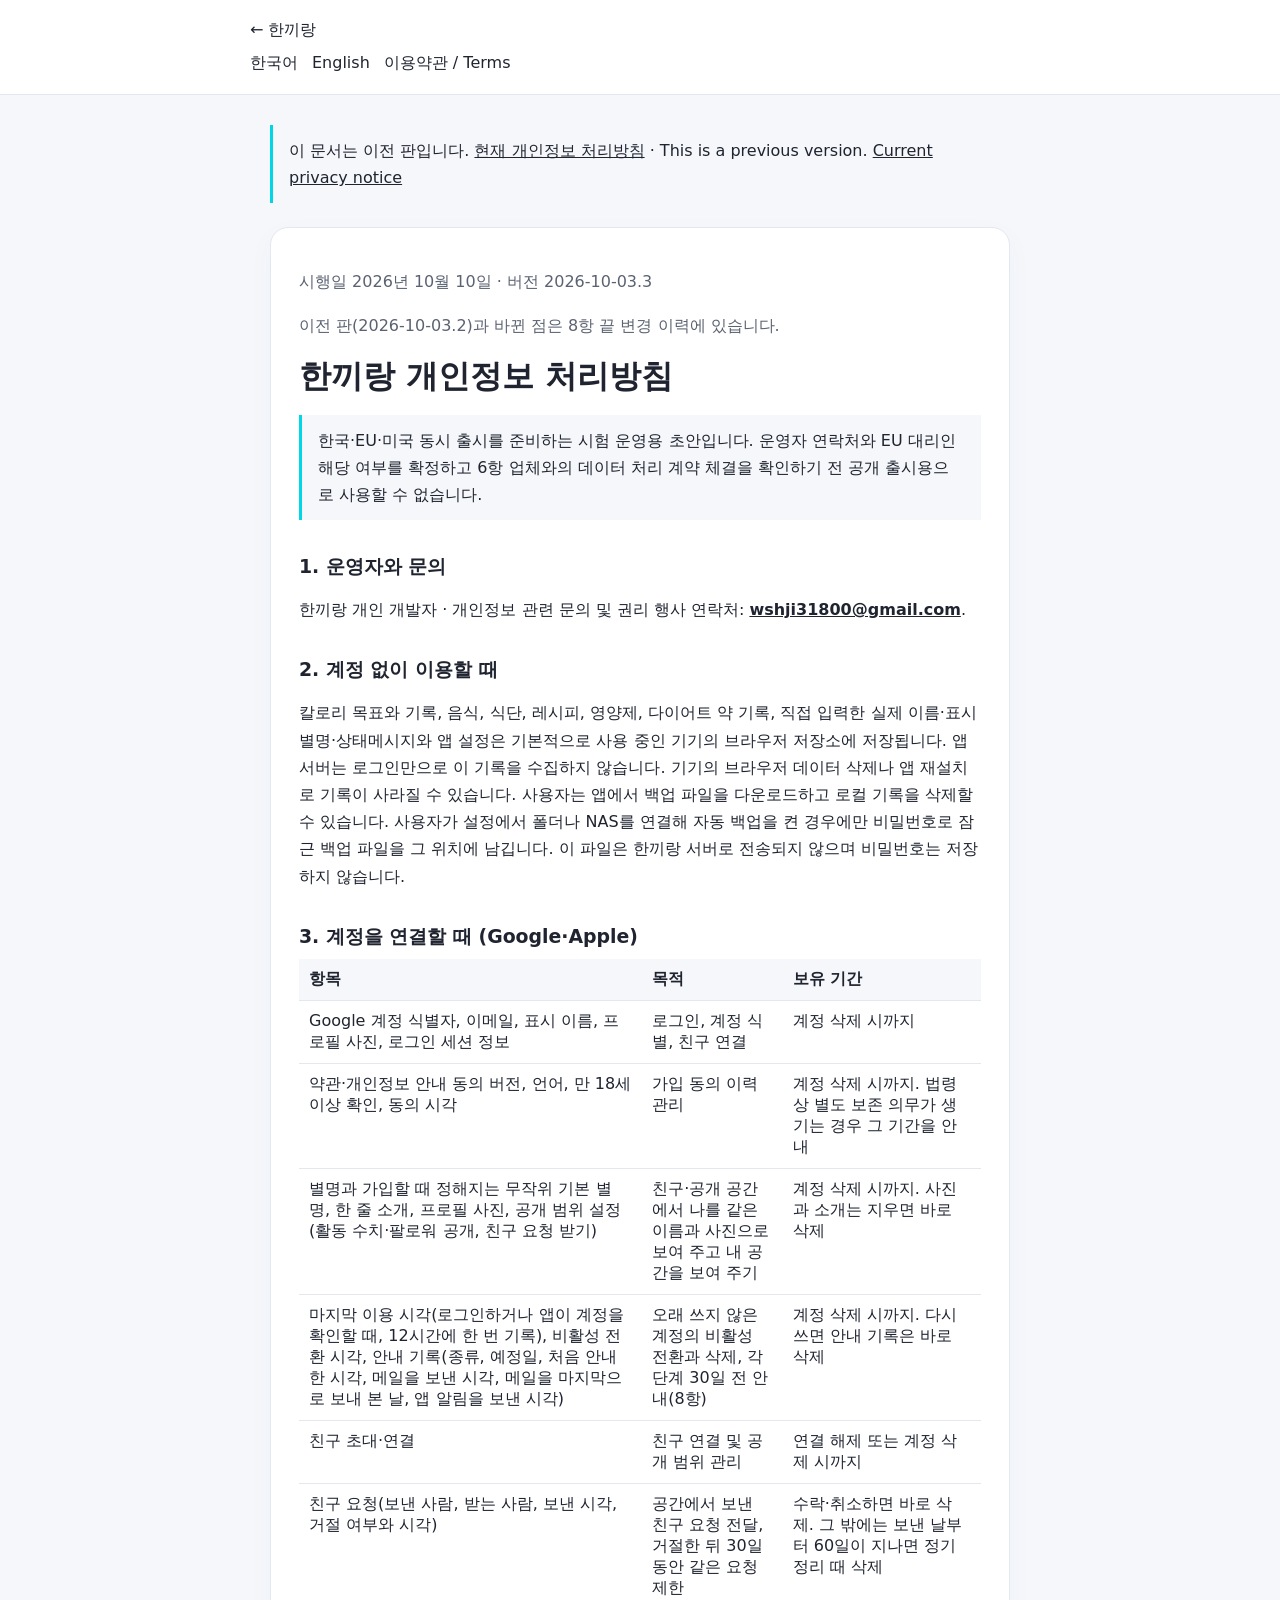
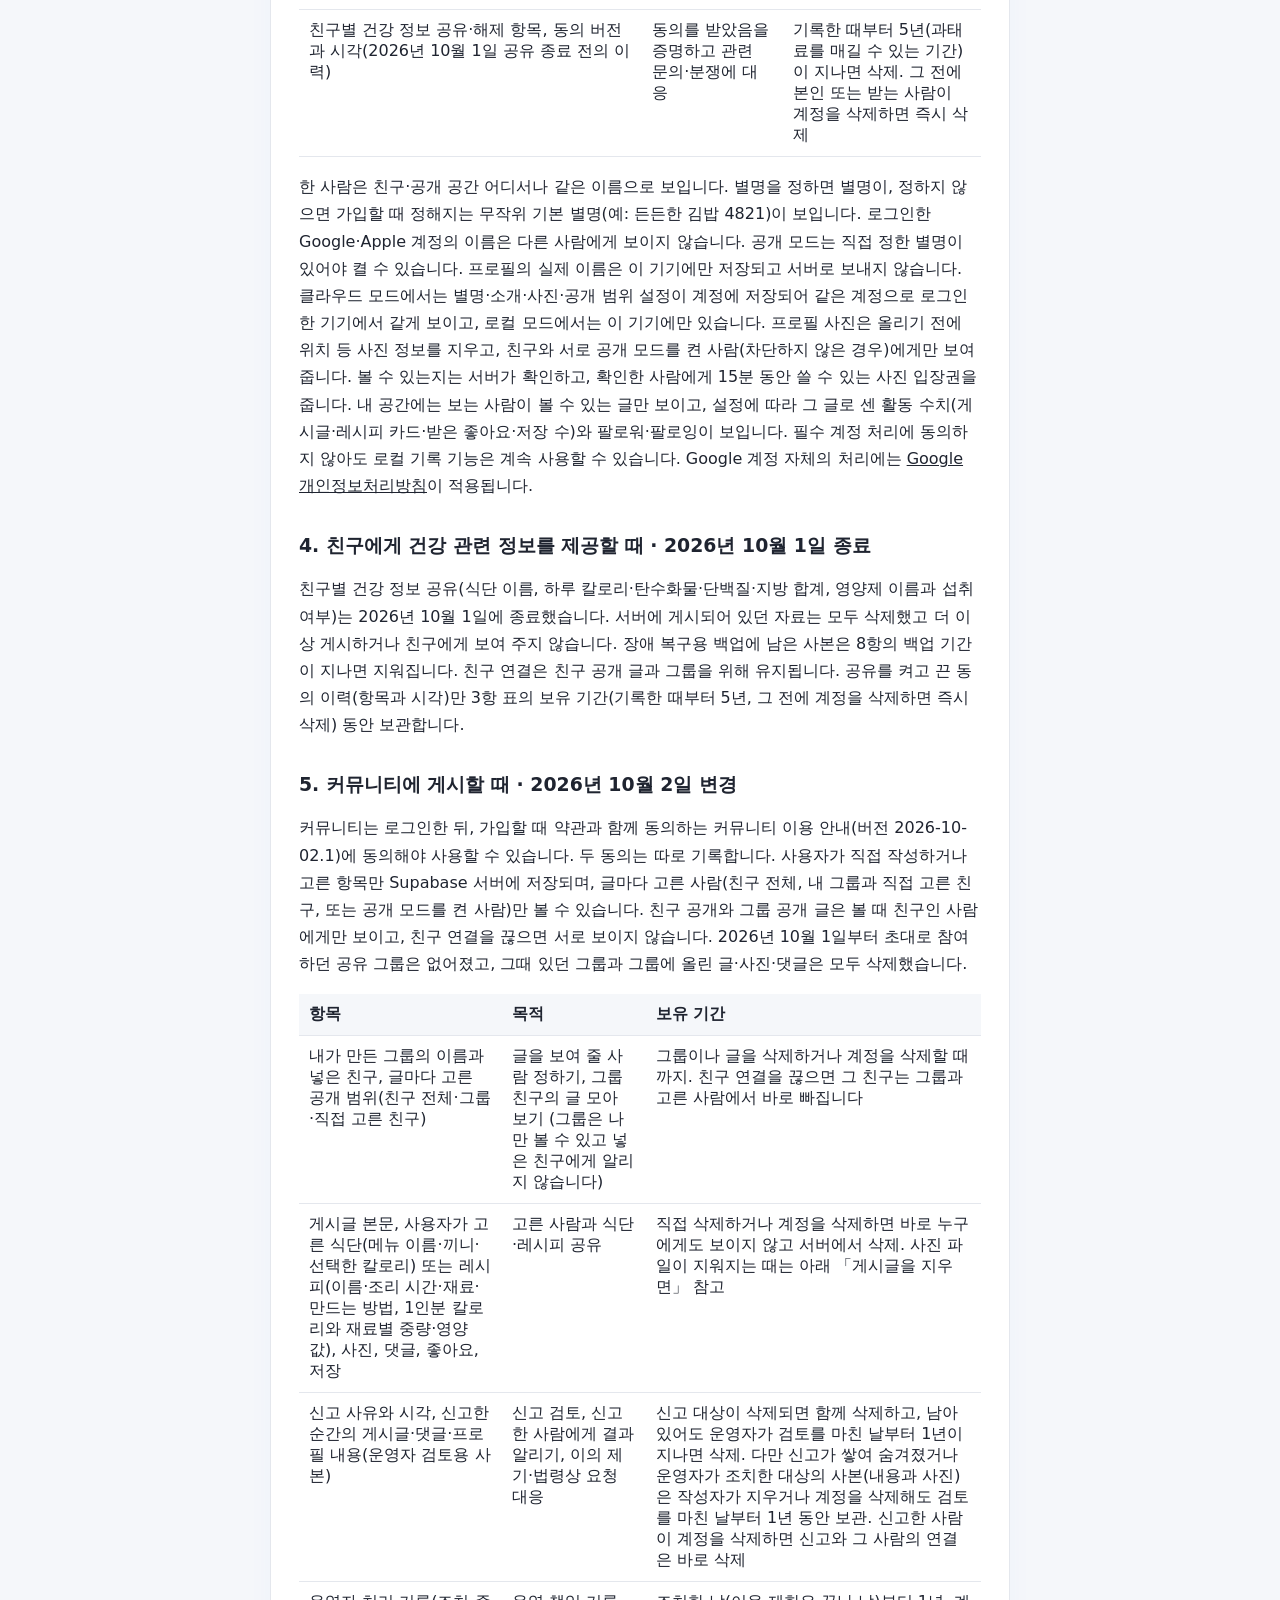
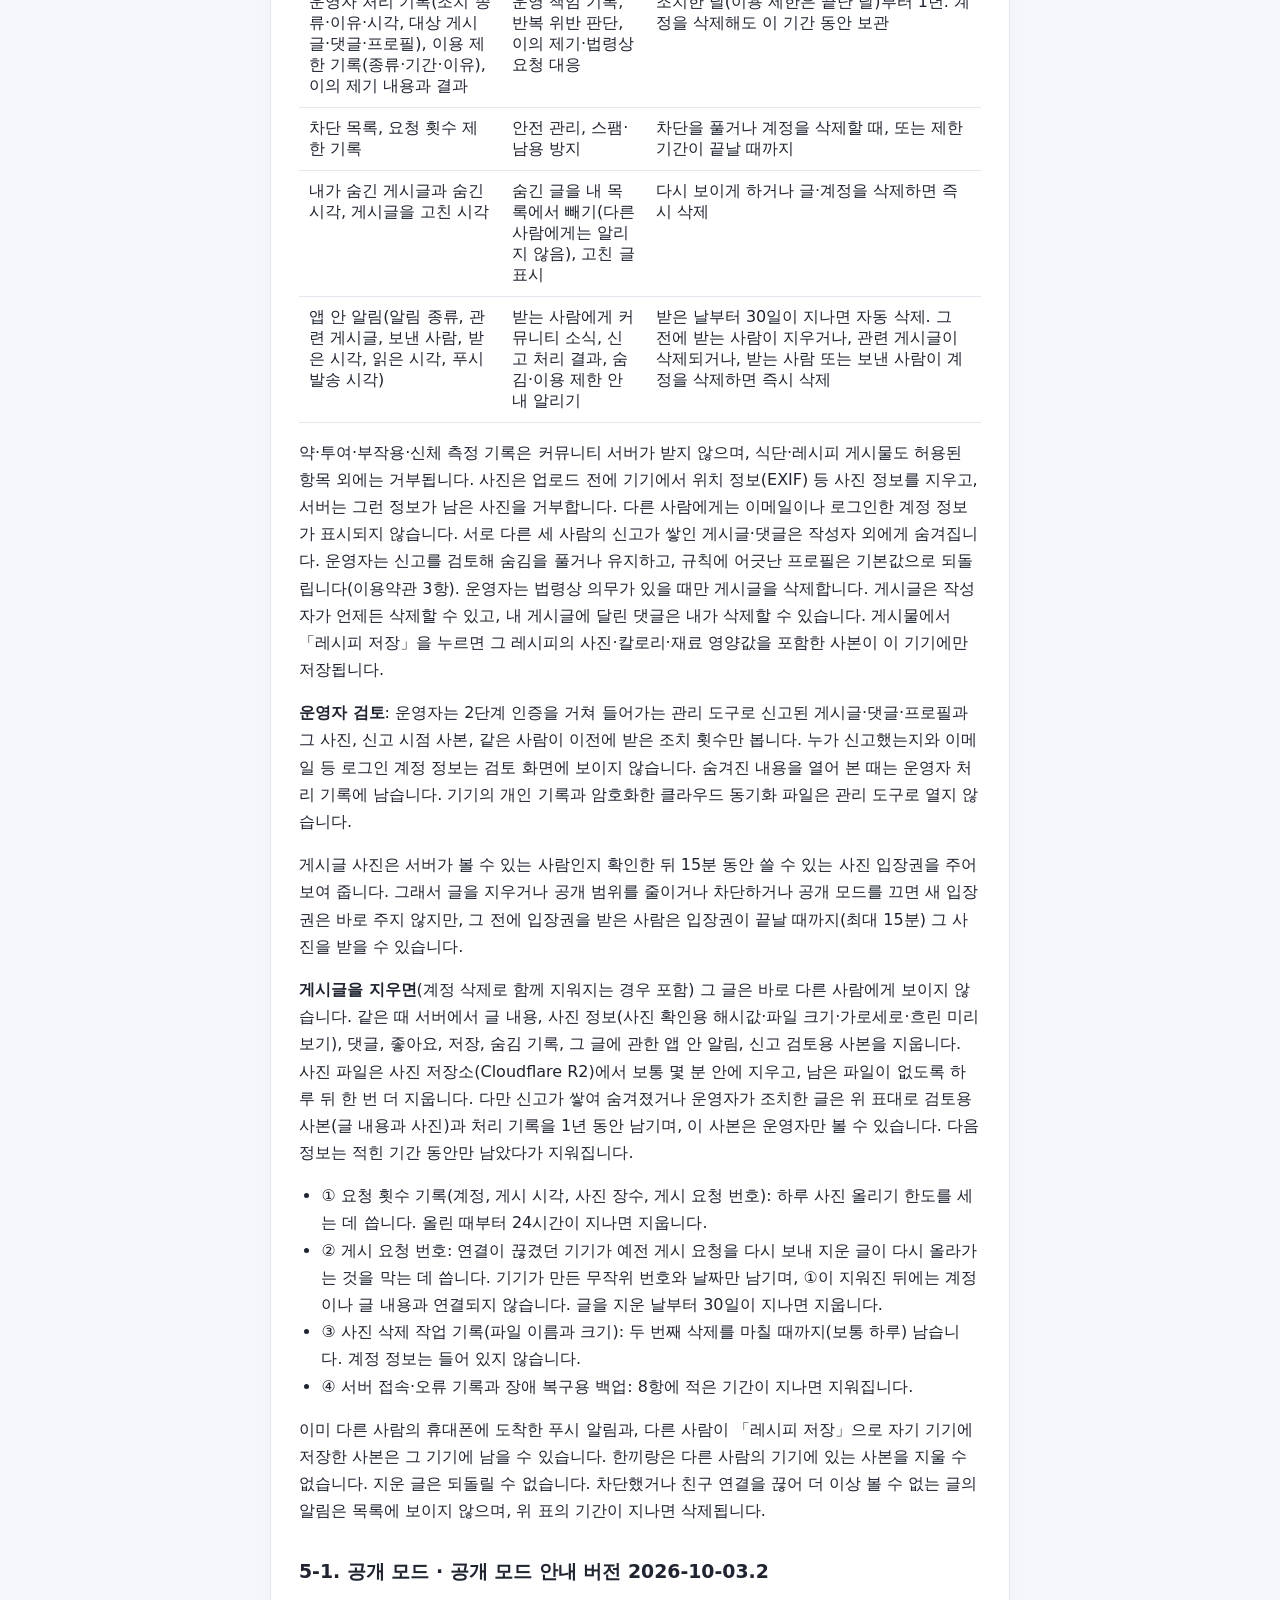
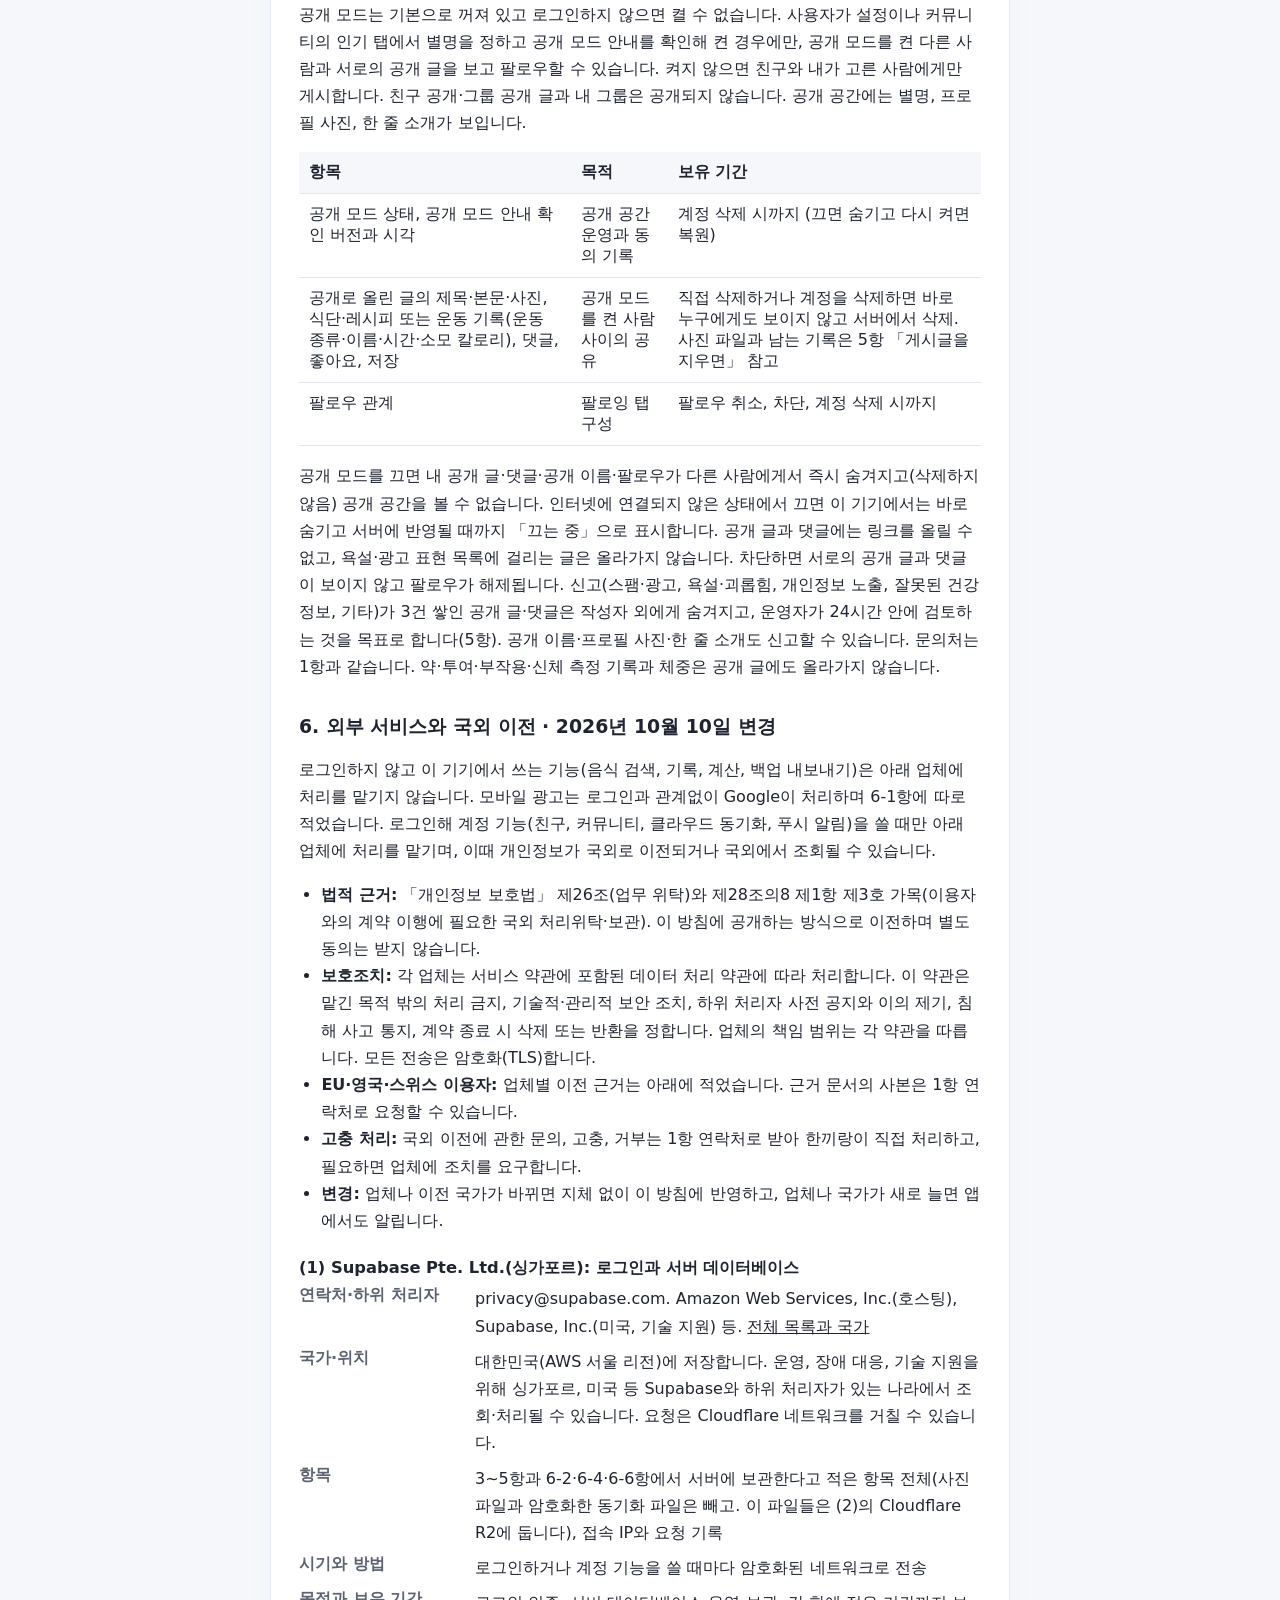
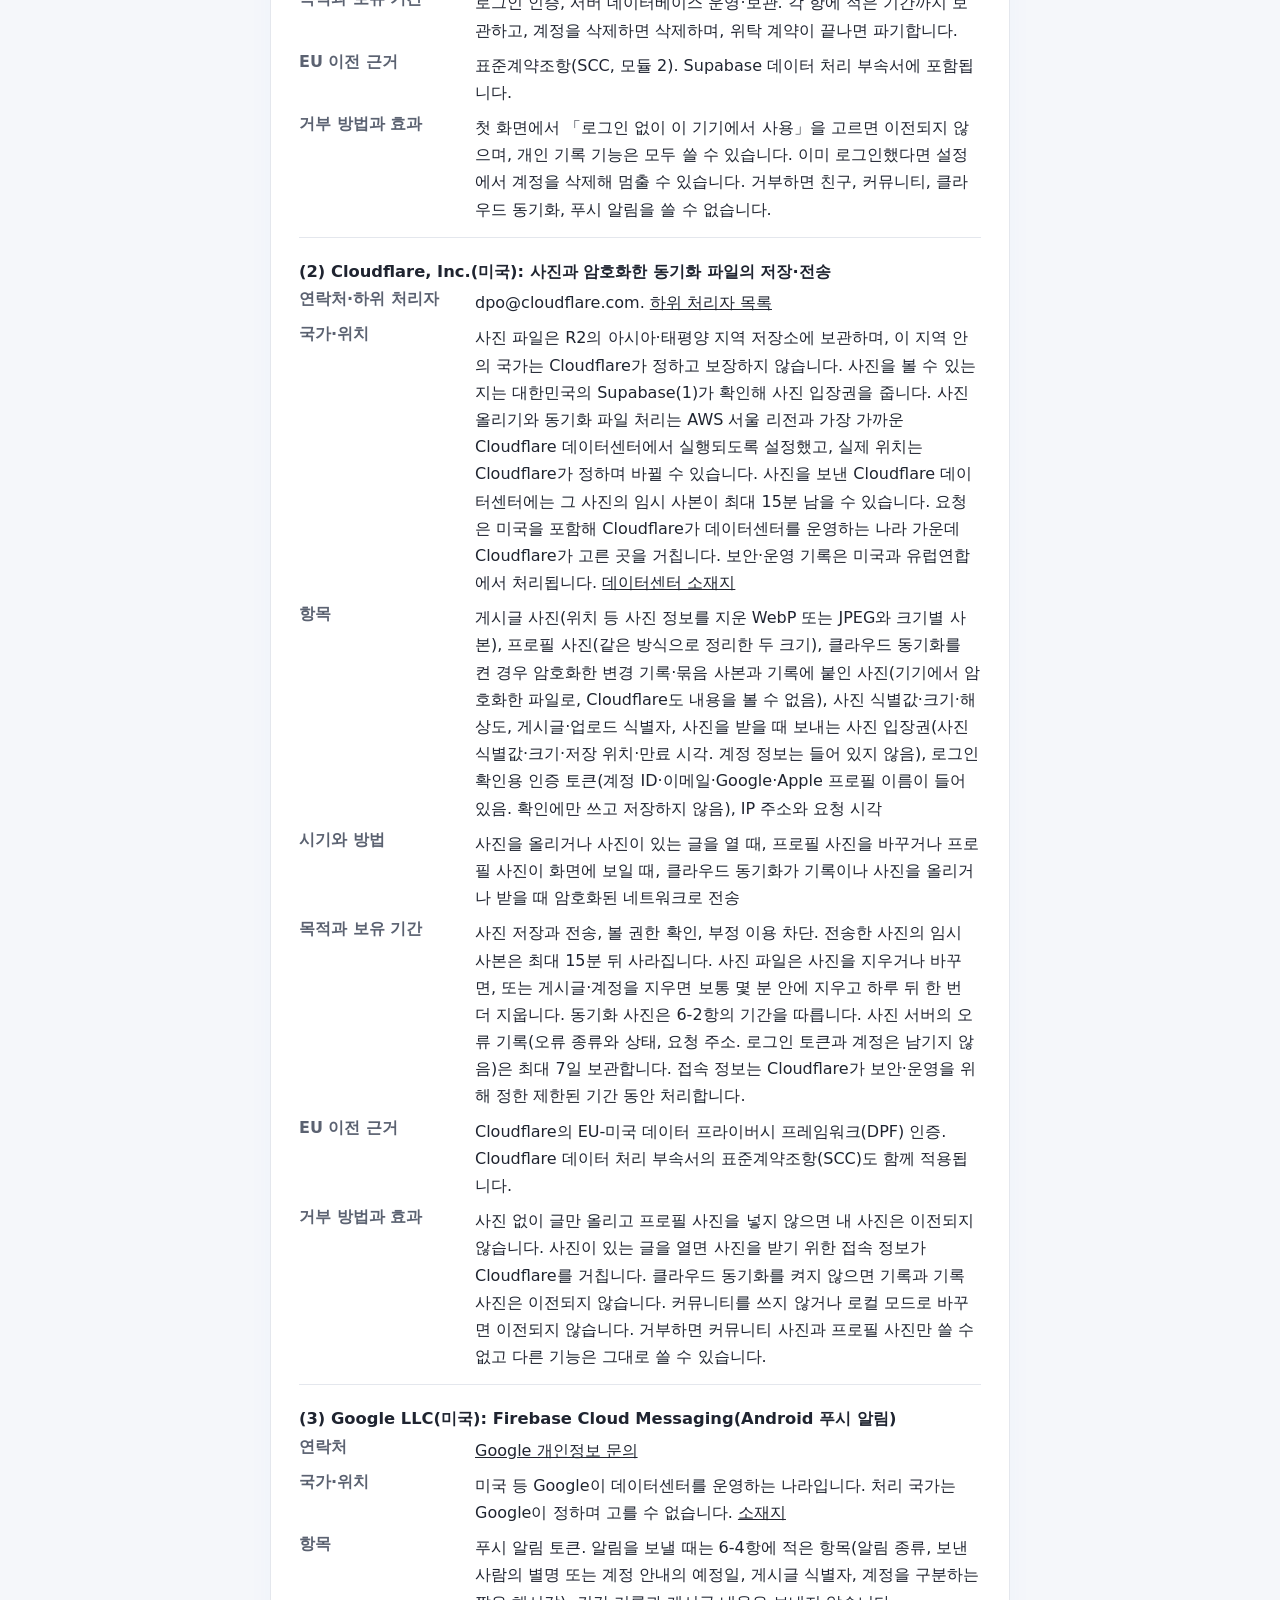
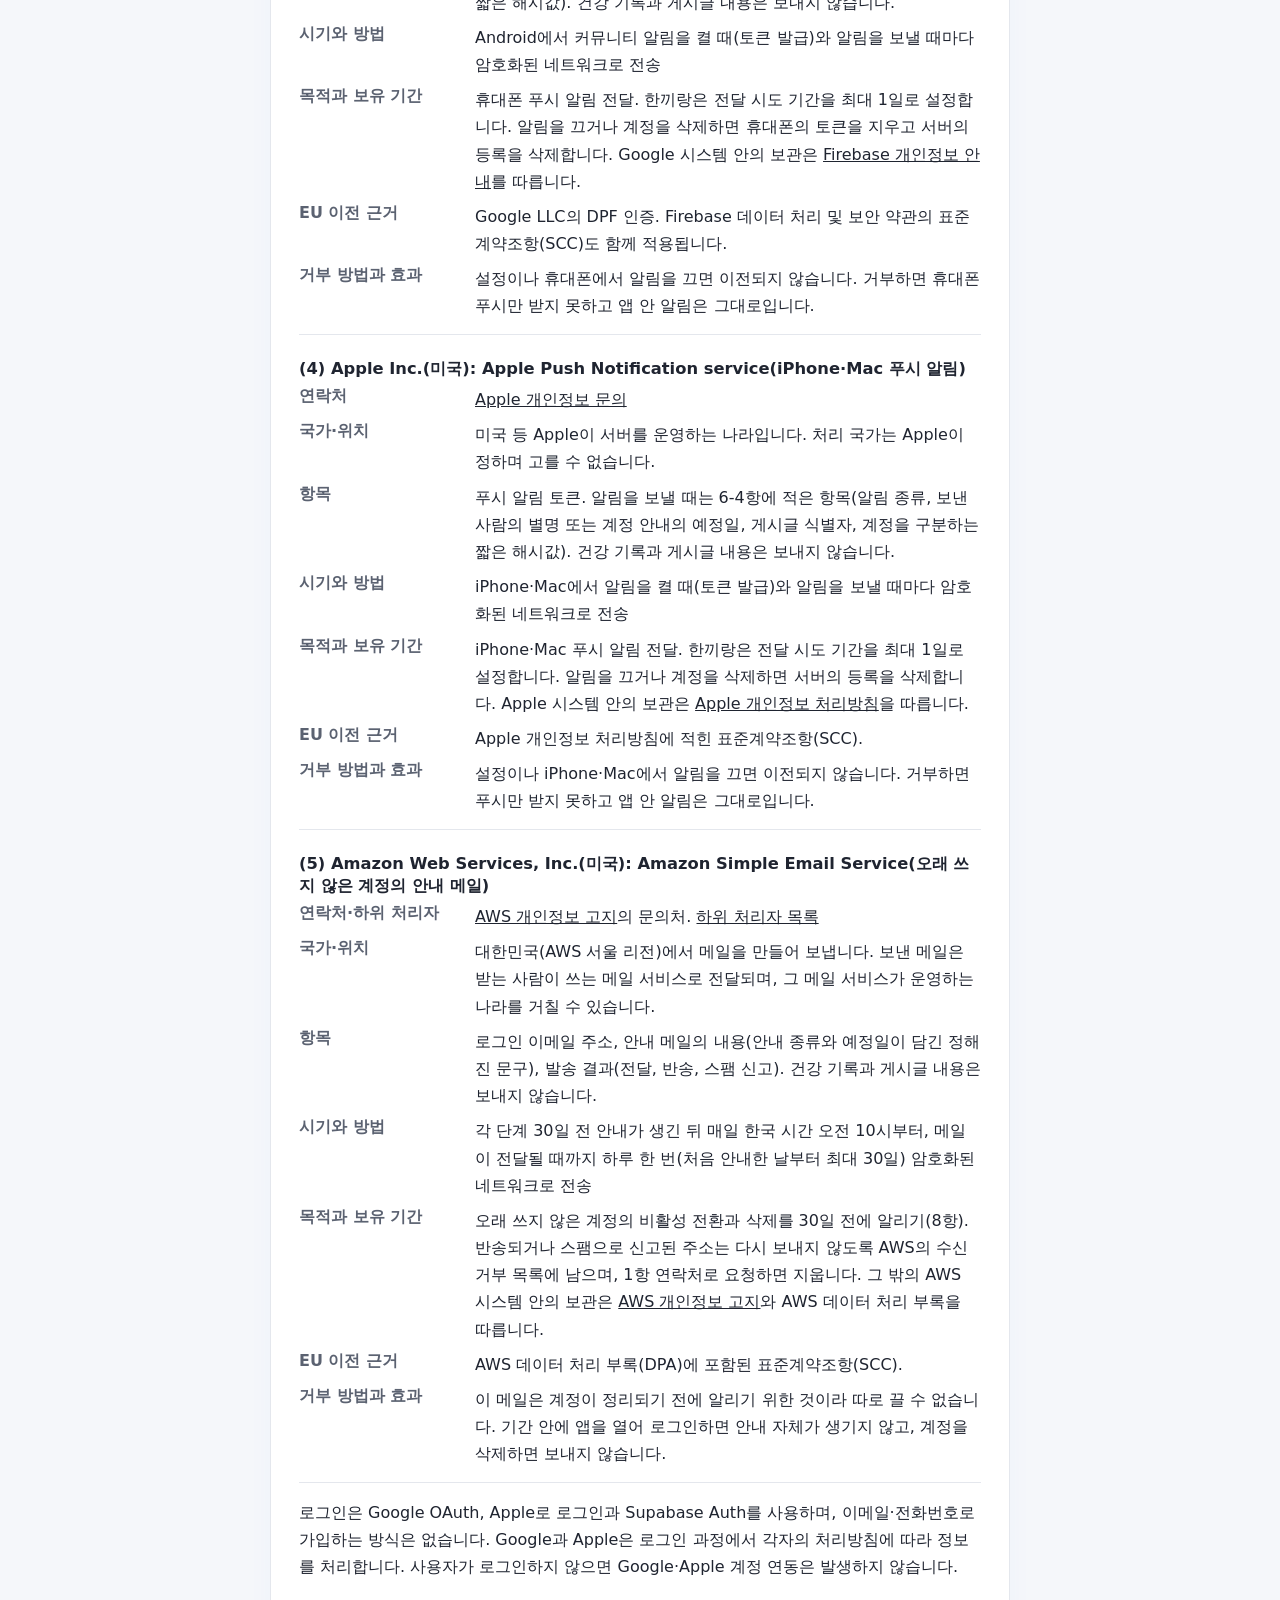
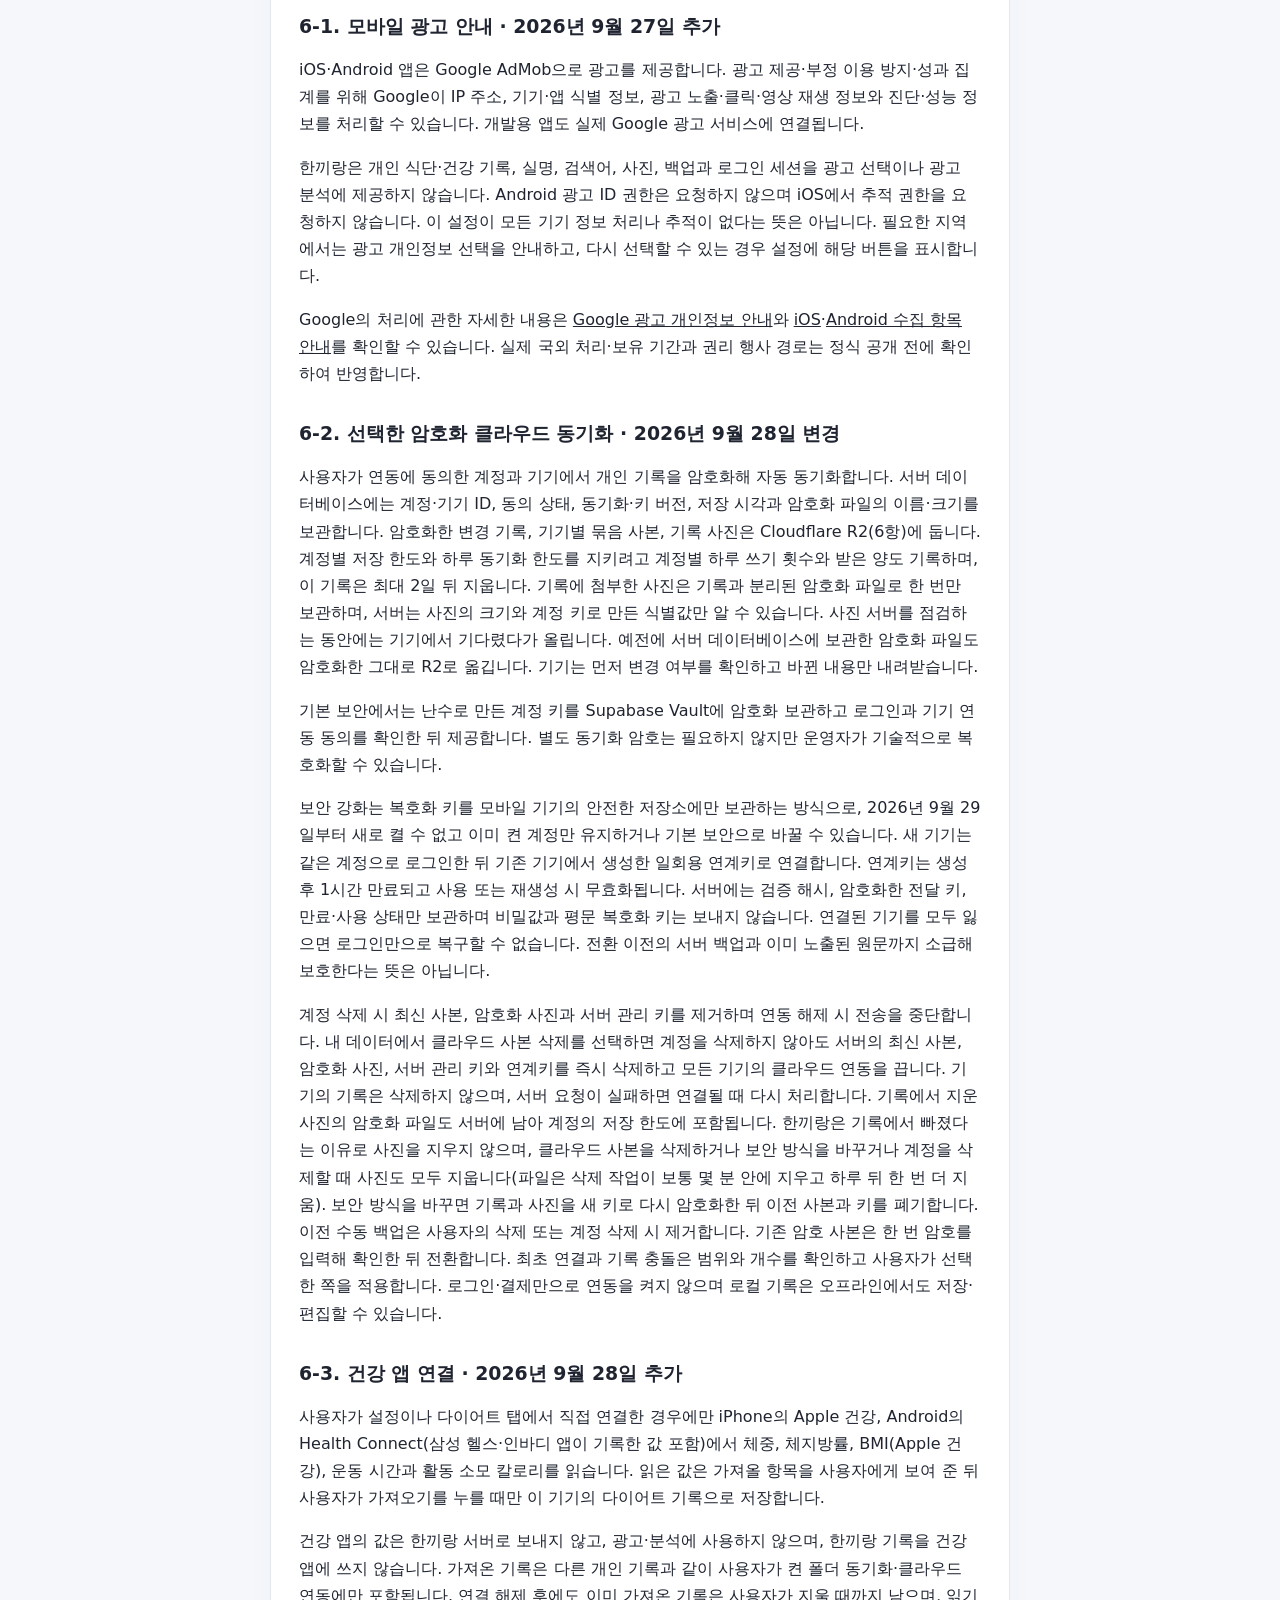
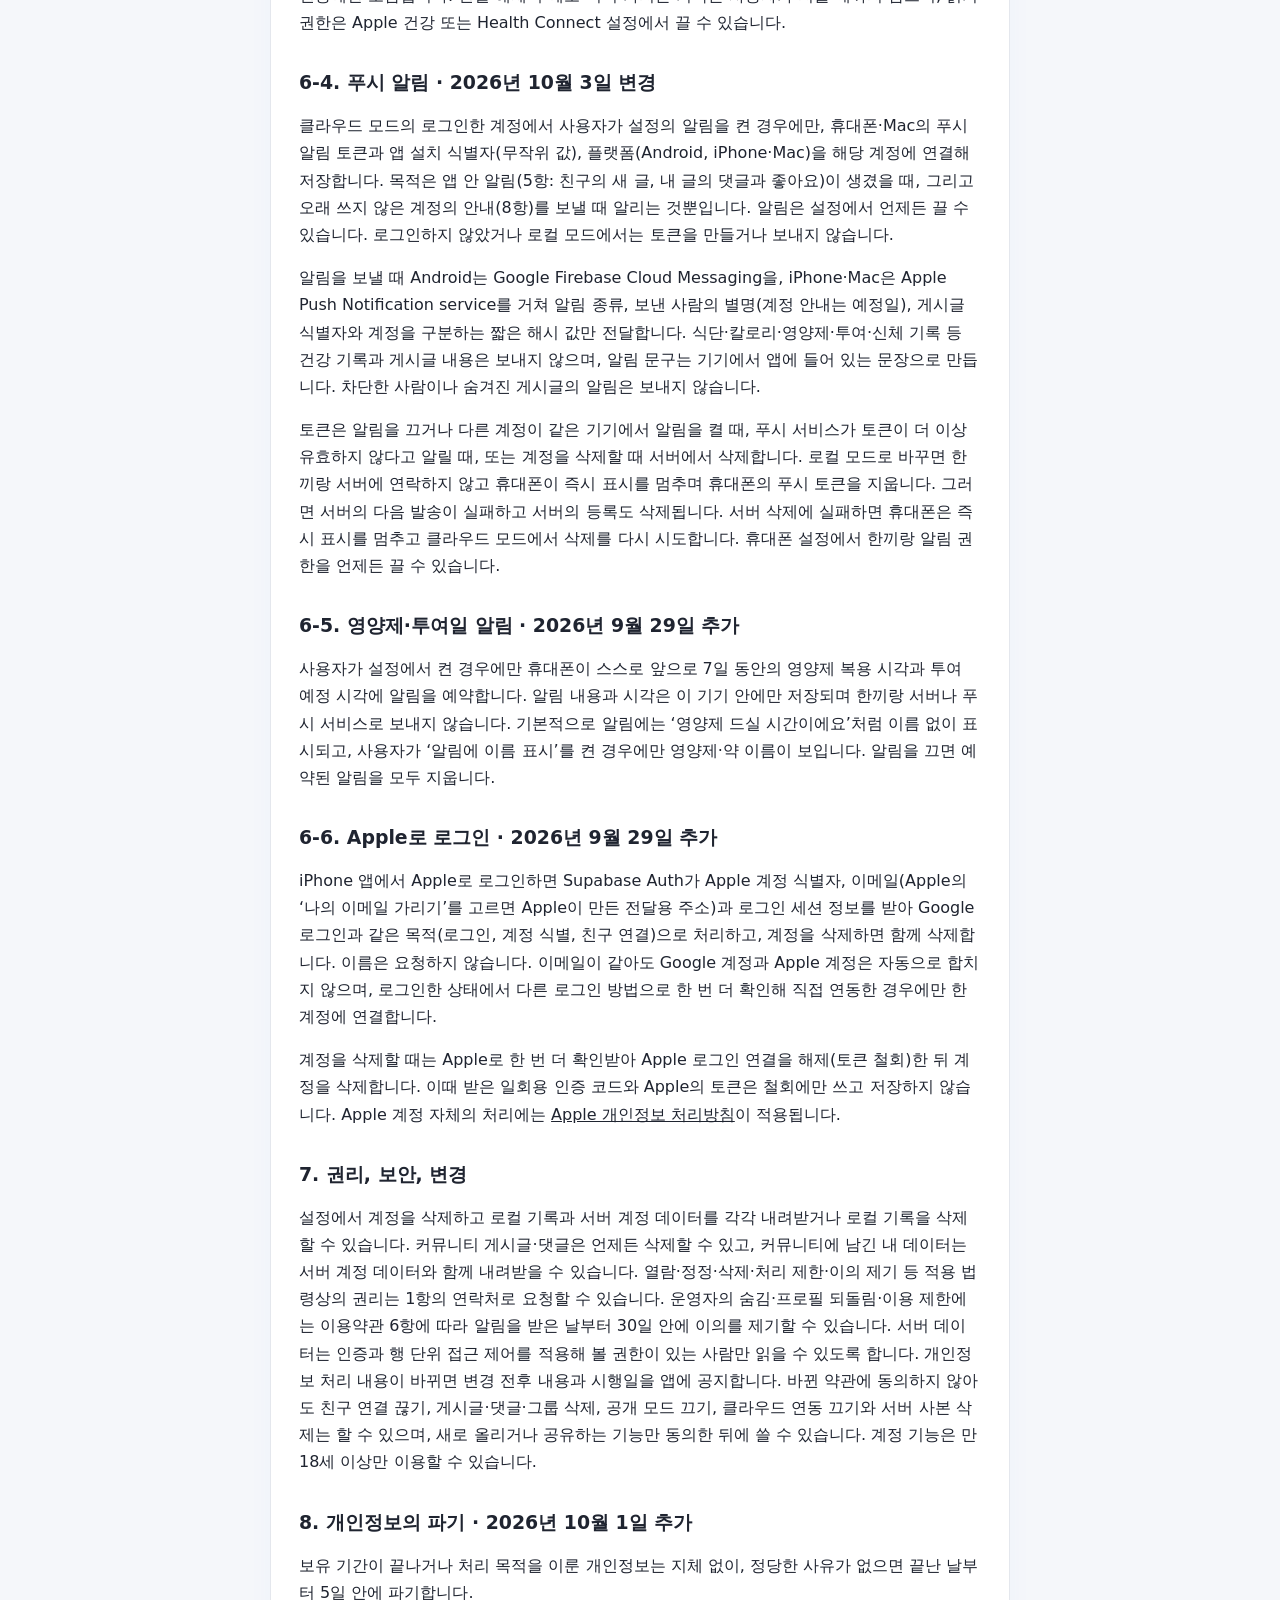
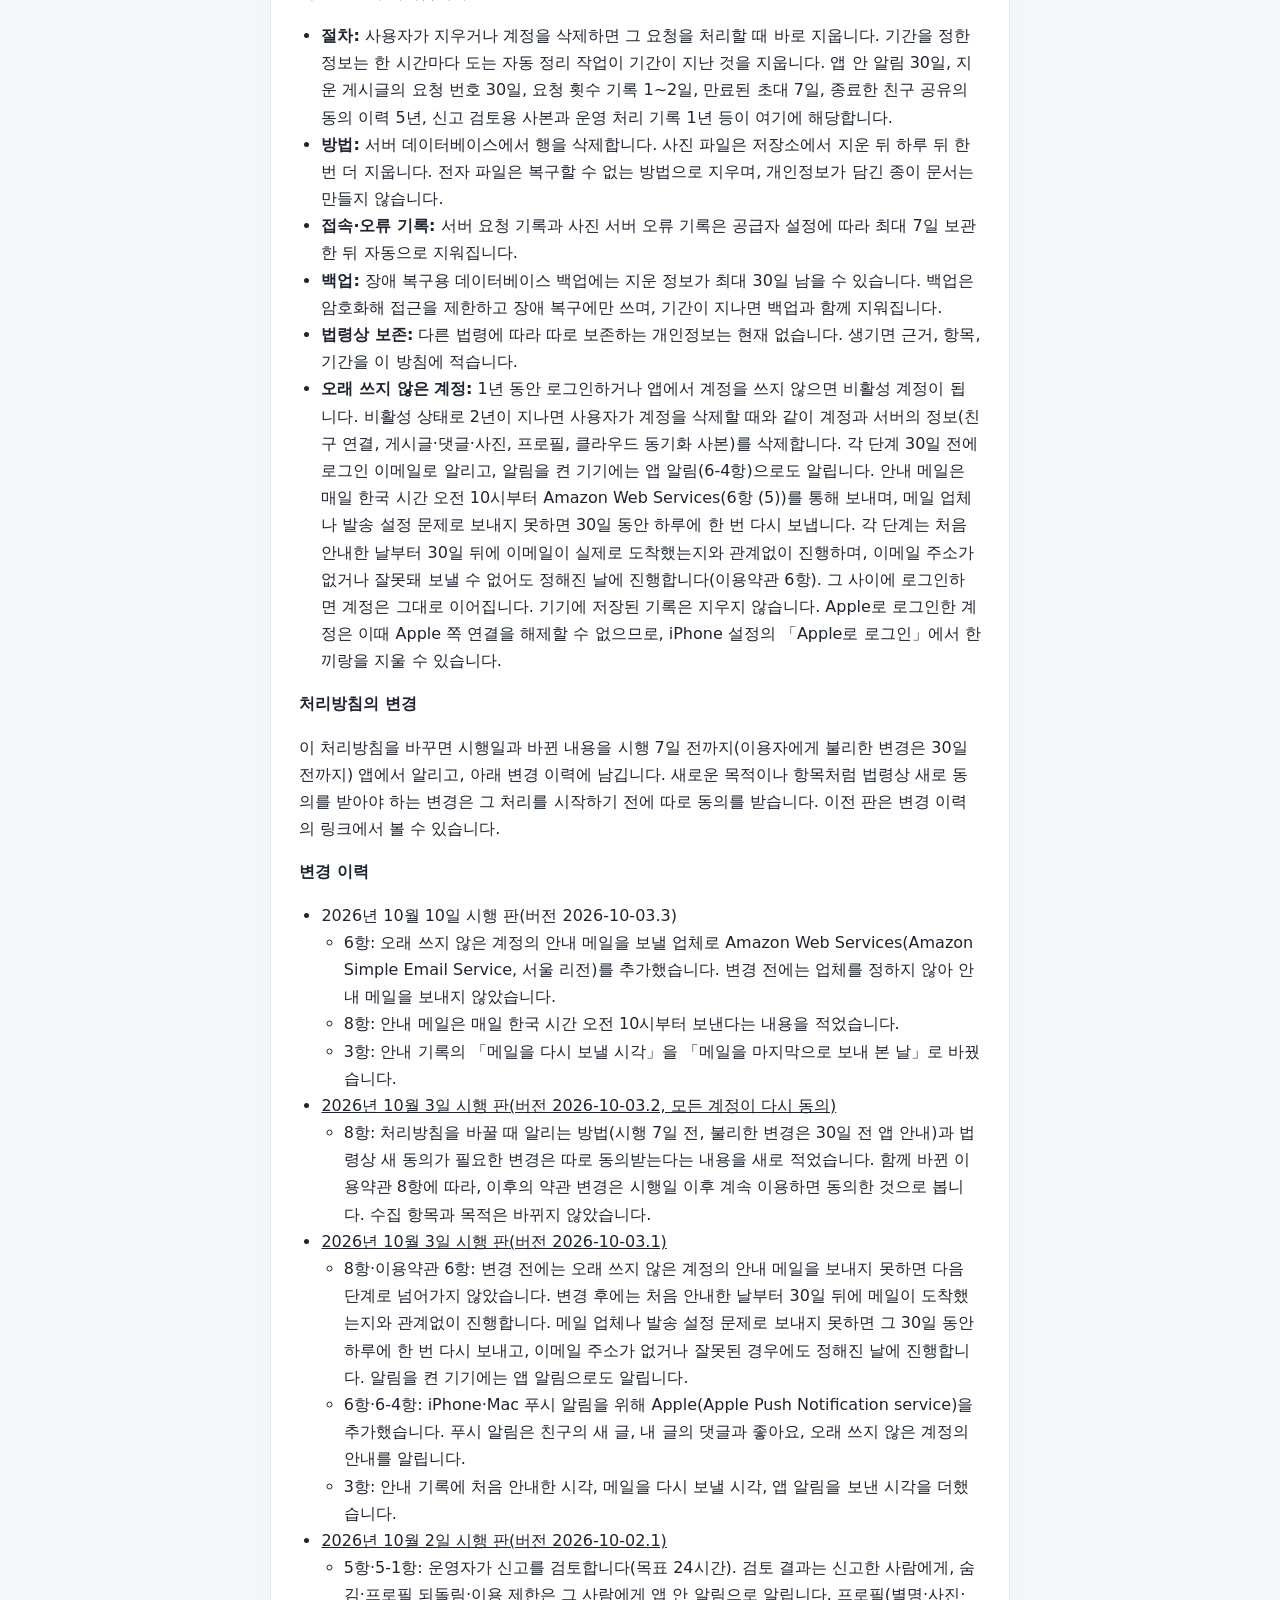
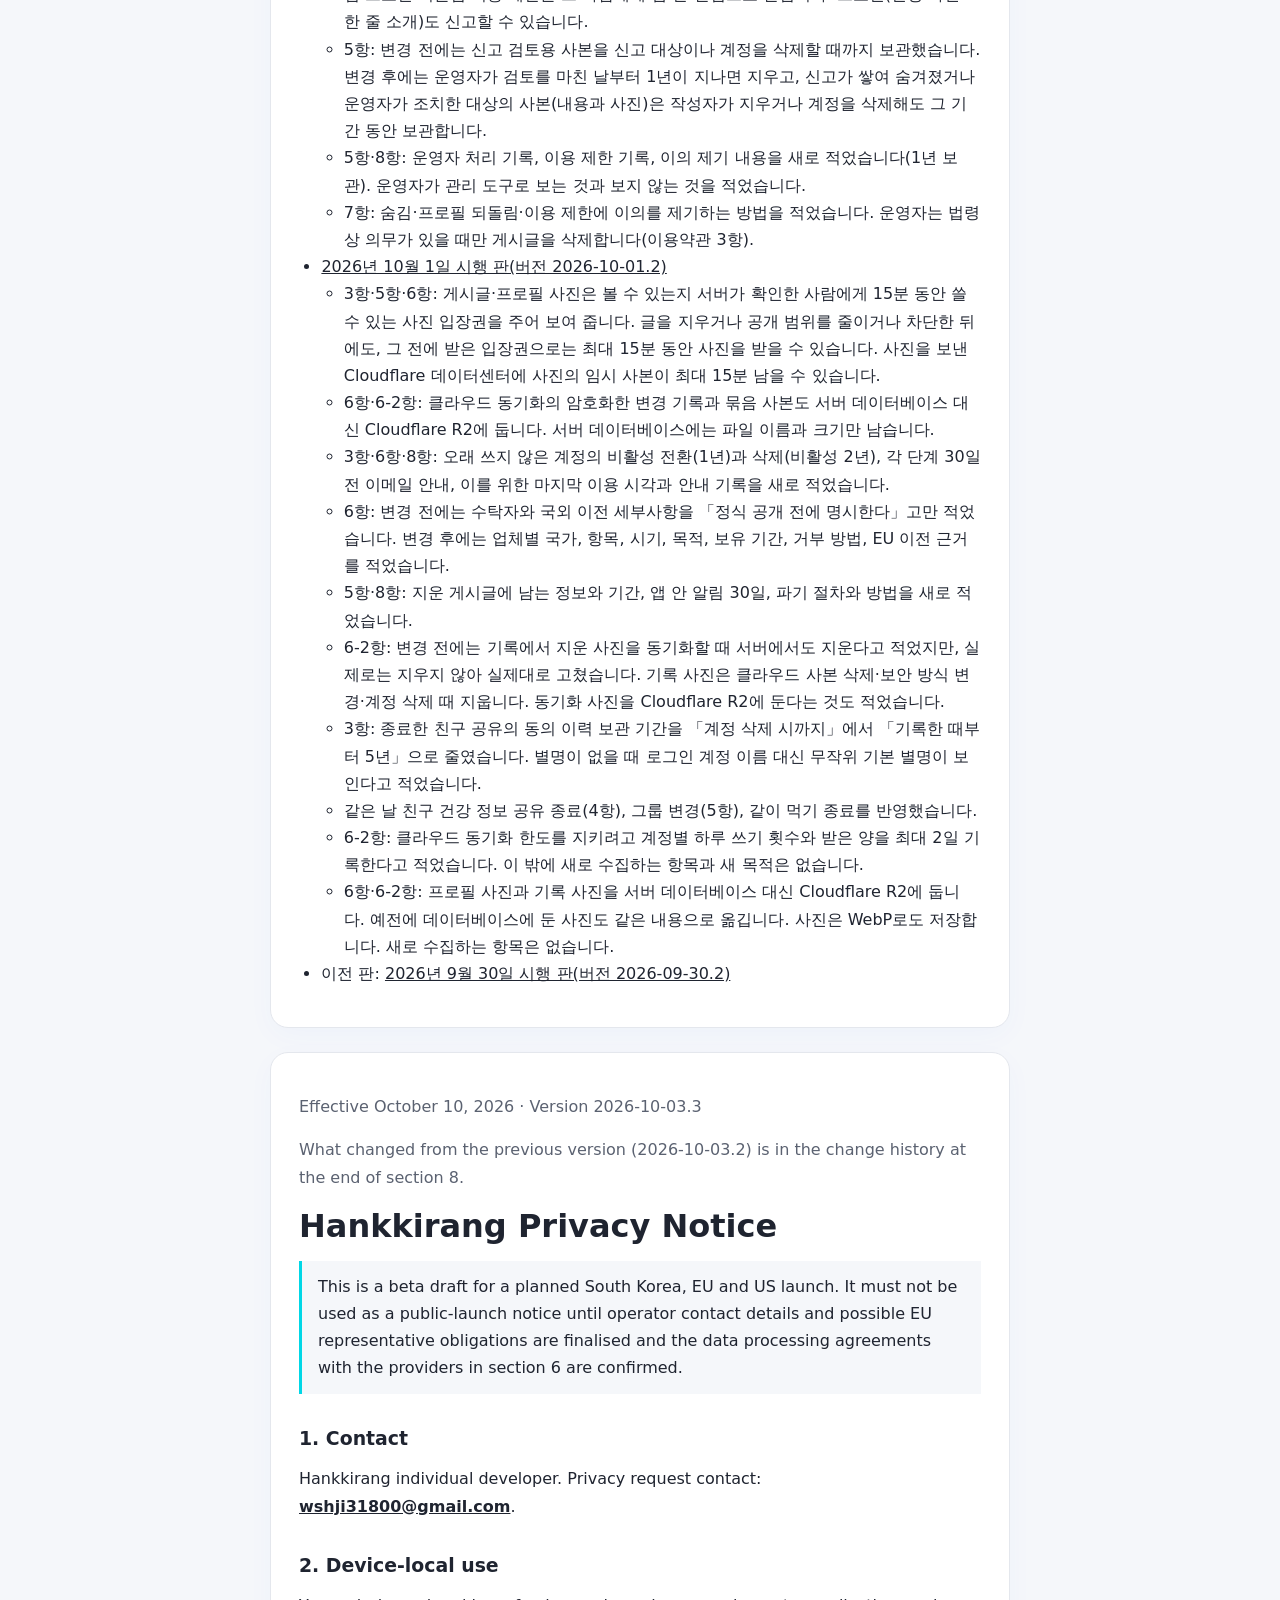
<file: privacy-2026-10-03.3.html>
<!doctype html><html lang="ko"><head><meta charset="utf-8"><meta name="viewport" content="width=device-width,initial-scale=1"><title>한끼랑 개인정보 처리방침 | Privacy Notice</title><link rel="stylesheet" href="tokens.css"><link rel="stylesheet" href="legal.css"></head><body><header><a href="index.html">← 한끼랑</a><nav aria-label="언어"><a href="#ko">한국어</a><a href="#en">English</a><a href="terms.html">이용약관 / Terms</a></nav></header><main><p class="note">이 문서는 이전 판입니다. <a href="privacy.html">현재 개인정보 처리방침</a> · This is a previous version. <a href="privacy.html">Current privacy notice</a></p>
<article id="ko" lang="ko"><p class="meta">시행일 2026년 10월 10일 · 버전 2026-10-03.3</p><p class="meta">이전 판(2026-10-03.2)과 바뀐 점은 8항 끝 변경 이력에 있습니다.</p><h1>한끼랑 개인정보 처리방침</h1><p class="note">한국·EU·미국 동시 출시를 준비하는 시험 운영용 초안입니다. 운영자 연락처와 EU 대리인 해당 여부를 확정하고 6항 업체와의 데이터 처리 계약 체결을 확인하기 전 공개 출시용으로 사용할 수 없습니다.</p>
<h2>1. 운영자와 문의</h2><p>한끼랑 개인 개발자 · 개인정보 관련 문의 및 권리 행사 연락처: <strong><a href="mailto:wshji31800@gmail.com">wshji31800@gmail.com</a></strong>.</p>
<h2>2. 계정 없이 이용할 때</h2><p>칼로리 목표와 기록, 음식, 식단, 레시피, 영양제, 다이어트 약 기록, 직접 입력한 실제 이름·표시 별명·상태메시지와 앱 설정은 기본적으로 사용 중인 기기의 브라우저 저장소에 저장됩니다. 앱 서버는 로그인만으로 이 기록을 수집하지 않습니다. 기기의 브라우저 데이터 삭제나 앱 재설치로 기록이 사라질 수 있습니다. 사용자는 앱에서 백업 파일을 다운로드하고 로컬 기록을 삭제할 수 있습니다. 사용자가 설정에서 폴더나 NAS를 연결해 자동 백업을 켠 경우에만 비밀번호로 잠근 백업 파일을 그 위치에 남깁니다. 이 파일은 한끼랑 서버로 전송되지 않으며 비밀번호는 저장하지 않습니다.</p>
<h2>3. 계정을 연결할 때 (Google·Apple)</h2><div class="table-wrap"><table><thead><tr><th>항목</th><th>목적</th><th>보유 기간</th></tr></thead><tbody><tr><td>Google 계정 식별자, 이메일, 표시 이름, 프로필 사진, 로그인 세션 정보</td><td>로그인, 계정 식별, 친구 연결</td><td>계정 삭제 시까지</td></tr><tr><td>약관·개인정보 안내 동의 버전, 언어, 만 18세 이상 확인, 동의 시각</td><td>가입 동의 이력 관리</td><td>계정 삭제 시까지. 법령상 별도 보존 의무가 생기는 경우 그 기간을 안내</td></tr><tr><td>별명과 가입할 때 정해지는 무작위 기본 별명, 한 줄 소개, 프로필 사진, 공개 범위 설정(활동 수치·팔로워 공개, 친구 요청 받기)</td><td>친구·공개 공간에서 나를 같은 이름과 사진으로 보여 주고 내 공간을 보여 주기</td><td>계정 삭제 시까지. 사진과 소개는 지우면 바로 삭제</td></tr><tr><td>마지막 이용 시각(로그인하거나 앱이 계정을 확인할 때, 12시간에 한 번 기록), 비활성 전환 시각, 안내 기록(종류, 예정일, 처음 안내한 시각, 메일을 보낸 시각, 메일을 마지막으로 보내 본 날, 앱 알림을 보낸 시각)</td><td>오래 쓰지 않은 계정의 비활성 전환과 삭제, 각 단계 30일 전 안내(8항)</td><td>계정 삭제 시까지. 다시 쓰면 안내 기록은 바로 삭제</td></tr><tr><td>친구 초대·연결</td><td>친구 연결 및 공개 범위 관리</td><td>연결 해제 또는 계정 삭제 시까지</td></tr><tr><td>친구 요청(보낸 사람, 받는 사람, 보낸 시각, 거절 여부와 시각)</td><td>공간에서 보낸 친구 요청 전달, 거절한 뒤 30일 동안 같은 요청 제한</td><td>수락·취소하면 바로 삭제. 그 밖에는 보낸 날부터 60일이 지나면 정기 정리 때 삭제</td></tr><tr><td>친구별 건강 정보 공유·해제 항목, 동의 버전과 시각(2026년 10월 1일 공유 종료 전의 이력)</td><td>동의를 받았음을 증명하고 관련 문의·분쟁에 대응</td><td>기록한 때부터 5년(과태료를 매길 수 있는 기간)이 지나면 삭제. 그 전에 본인 또는 받는 사람이 계정을 삭제하면 즉시 삭제</td></tr></tbody></table></div><p>한 사람은 친구·공개 공간 어디서나 같은 이름으로 보입니다. 별명을 정하면 별명이, 정하지 않으면 가입할 때 정해지는 무작위 기본 별명(예: 든든한 김밥 4821)이 보입니다. 로그인한 Google·Apple 계정의 이름은 다른 사람에게 보이지 않습니다. 공개 모드는 직접 정한 별명이 있어야 켤 수 있습니다. 프로필의 실제 이름은 이 기기에만 저장되고 서버로 보내지 않습니다. 클라우드 모드에서는 별명·소개·사진·공개 범위 설정이 계정에 저장되어 같은 계정으로 로그인한 기기에서 같게 보이고, 로컬 모드에서는 이 기기에만 있습니다. 프로필 사진은 올리기 전에 위치 등 사진 정보를 지우고, 친구와 서로 공개 모드를 켠 사람(차단하지 않은 경우)에게만 보여 줍니다. 볼 수 있는지는 서버가 확인하고, 확인한 사람에게 15분 동안 쓸 수 있는 사진 입장권을 줍니다. 내 공간에는 보는 사람이 볼 수 있는 글만 보이고, 설정에 따라 그 글로 센 활동 수치(게시글·레시피 카드·받은 좋아요·저장 수)와 팔로워·팔로잉이 보입니다. 필수 계정 처리에 동의하지 않아도 로컬 기록 기능은 계속 사용할 수 있습니다. Google 계정 자체의 처리에는 <a href="https://policies.google.com/privacy" target="_blank" rel="noopener">Google 개인정보처리방침</a>이 적용됩니다.</p>
<h2>4. 친구에게 건강 관련 정보를 제공할 때 · 2026년 10월 1일 종료</h2><p>친구별 건강 정보 공유(식단 이름, 하루 칼로리·탄수화물·단백질·지방 합계, 영양제 이름과 섭취 여부)는 2026년 10월 1일에 종료했습니다. 서버에 게시되어 있던 자료는 모두 삭제했고 더 이상 게시하거나 친구에게 보여 주지 않습니다. 장애 복구용 백업에 남은 사본은 8항의 백업 기간이 지나면 지워집니다. 친구 연결은 친구 공개 글과 그룹을 위해 유지됩니다. 공유를 켜고 끈 동의 이력(항목과 시각)만 3항 표의 보유 기간(기록한 때부터 5년, 그 전에 계정을 삭제하면 즉시 삭제) 동안 보관합니다.</p><h2>5. 커뮤니티에 게시할 때 · 2026년 10월 2일 변경</h2><p>커뮤니티는 로그인한 뒤, 가입할 때 약관과 함께 동의하는 커뮤니티 이용 안내(버전 2026-10-02.1)에 동의해야 사용할 수 있습니다. 두 동의는 따로 기록합니다. 사용자가 직접 작성하거나 고른 항목만 Supabase 서버에 저장되며, 글마다 고른 사람(친구 전체, 내 그룹과 직접 고른 친구, 또는 공개 모드를 켠 사람)만 볼 수 있습니다. 친구 공개와 그룹 공개 글은 볼 때 친구인 사람에게만 보이고, 친구 연결을 끊으면 서로 보이지 않습니다. 2026년 10월 1일부터 초대로 참여하던 공유 그룹은 없어졌고, 그때 있던 그룹과 그룹에 올린 글·사진·댓글은 모두 삭제했습니다.</p><div class="table-wrap"><table><thead><tr><th>항목</th><th>목적</th><th>보유 기간</th></tr></thead><tbody><tr><td>내가 만든 그룹의 이름과 넣은 친구, 글마다 고른 공개 범위(친구 전체·그룹·직접 고른 친구)</td><td>글을 보여 줄 사람 정하기, 그룹 친구의 글 모아 보기 (그룹은 나만 볼 수 있고 넣은 친구에게 알리지 않습니다)</td><td>그룹이나 글을 삭제하거나 계정을 삭제할 때까지. 친구 연결을 끊으면 그 친구는 그룹과 고른 사람에서 바로 빠집니다</td></tr><tr><td>게시글 본문, 사용자가 고른 식단(메뉴 이름·끼니·선택한 칼로리) 또는 레시피(이름·조리 시간·재료·만드는 방법, 1인분 칼로리와 재료별 중량·영양값), 사진, 댓글, 좋아요, 저장</td><td>고른 사람과 식단·레시피 공유</td><td>직접 삭제하거나 계정을 삭제하면 바로 누구에게도 보이지 않고 서버에서 삭제. 사진 파일이 지워지는 때는 아래 「게시글을 지우면」 참고</td></tr><tr><td>신고 사유와 시각, 신고한 순간의 게시글·댓글·프로필 내용(운영자 검토용 사본)</td><td>신고 검토, 신고한 사람에게 결과 알리기, 이의 제기·법령상 요청 대응</td><td>신고 대상이 삭제되면 함께 삭제하고, 남아 있어도 운영자가 검토를 마친 날부터 1년이 지나면 삭제. 다만 신고가 쌓여 숨겨졌거나 운영자가 조치한 대상의 사본(내용과 사진)은 작성자가 지우거나 계정을 삭제해도 검토를 마친 날부터 1년 동안 보관. 신고한 사람이 계정을 삭제하면 신고와 그 사람의 연결은 바로 삭제</td></tr><tr><td>운영자 처리 기록(조치 종류·이유·시각, 대상 게시글·댓글·프로필), 이용 제한 기록(종류·기간·이유), 이의 제기 내용과 결과</td><td>운영 책임 기록, 반복 위반 판단, 이의 제기·법령상 요청 대응</td><td>조치한 날(이용 제한은 끝난 날)부터 1년. 계정을 삭제해도 이 기간 동안 보관</td></tr><tr><td>차단 목록, 요청 횟수 제한 기록</td><td>안전 관리, 스팸·남용 방지</td><td>차단을 풀거나 계정을 삭제할 때, 또는 제한 기간이 끝날 때까지</td></tr><tr><td>내가 숨긴 게시글과 숨긴 시각, 게시글을 고친 시각</td><td>숨긴 글을 내 목록에서 빼기(다른 사람에게는 알리지 않음), 고친 글 표시</td><td>다시 보이게 하거나 글·계정을 삭제하면 즉시 삭제</td></tr><tr><td>앱 안 알림(알림 종류, 관련 게시글, 보낸 사람, 받은 시각, 읽은 시각, 푸시 발송 시각)</td><td>받는 사람에게 커뮤니티 소식, 신고 처리 결과, 숨김·이용 제한 안내 알리기</td><td>받은 날부터 30일이 지나면 자동 삭제. 그 전에 받는 사람이 지우거나, 관련 게시글이 삭제되거나, 받는 사람 또는 보낸 사람이 계정을 삭제하면 즉시 삭제</td></tr></tbody></table></div><p>약·투여·부작용·신체 측정 기록은 커뮤니티 서버가 받지 않으며, 식단·레시피 게시물도 허용된 항목 외에는 거부됩니다. 사진은 업로드 전에 기기에서 위치 정보(EXIF) 등 사진 정보를 지우고, 서버는 그런 정보가 남은 사진을 거부합니다. 다른 사람에게는 이메일이나 로그인한 계정 정보가 표시되지 않습니다. 서로 다른 세 사람의 신고가 쌓인 게시글·댓글은 작성자 외에게 숨겨집니다. 운영자는 신고를 검토해 숨김을 풀거나 유지하고, 규칙에 어긋난 프로필은 기본값으로 되돌립니다(이용약관 3항). 운영자는 법령상 의무가 있을 때만 게시글을 삭제합니다. 게시글은 작성자가 언제든 삭제할 수 있고, 내 게시글에 달린 댓글은 내가 삭제할 수 있습니다. 게시물에서 「레시피 저장」을 누르면 그 레시피의 사진·칼로리·재료 영양값을 포함한 사본이 이 기기에만 저장됩니다.</p><p><strong>운영자 검토</strong>: 운영자는 2단계 인증을 거쳐 들어가는 관리 도구로 신고된 게시글·댓글·프로필과 그 사진, 신고 시점 사본, 같은 사람이 이전에 받은 조치 횟수만 봅니다. 누가 신고했는지와 이메일 등 로그인 계정 정보는 검토 화면에 보이지 않습니다. 숨겨진 내용을 열어 본 때는 운영자 처리 기록에 남습니다. 기기의 개인 기록과 암호화한 클라우드 동기화 파일은 관리 도구로 열지 않습니다.</p><p>게시글 사진은 서버가 볼 수 있는 사람인지 확인한 뒤 15분 동안 쓸 수 있는 사진 입장권을 주어 보여 줍니다. 그래서 글을 지우거나 공개 범위를 줄이거나 차단하거나 공개 모드를 끄면 새 입장권은 바로 주지 않지만, 그 전에 입장권을 받은 사람은 입장권이 끝날 때까지(최대 15분) 그 사진을 받을 수 있습니다.</p><p><strong>게시글을 지우면</strong>(계정 삭제로 함께 지워지는 경우 포함) 그 글은 바로 다른 사람에게 보이지 않습니다. 같은 때 서버에서 글 내용, 사진 정보(사진 확인용 해시값·파일 크기·가로세로·흐린 미리보기), 댓글, 좋아요, 저장, 숨김 기록, 그 글에 관한 앱 안 알림, 신고 검토용 사본을 지웁니다. 사진 파일은 사진 저장소(Cloudflare R2)에서 보통 몇 분 안에 지우고, 남은 파일이 없도록 하루 뒤 한 번 더 지웁니다. 다만 신고가 쌓여 숨겨졌거나 운영자가 조치한 글은 위 표대로 검토용 사본(글 내용과 사진)과 처리 기록을 1년 동안 남기며, 이 사본은 운영자만 볼 수 있습니다. 다음 정보는 적힌 기간 동안만 남았다가 지워집니다.</p><ul><li>① 요청 횟수 기록(계정, 게시 시각, 사진 장수, 게시 요청 번호): 하루 사진 올리기 한도를 세는 데 씁니다. 올린 때부터 24시간이 지나면 지웁니다.</li><li>② 게시 요청 번호: 연결이 끊겼던 기기가 예전 게시 요청을 다시 보내 지운 글이 다시 올라가는 것을 막는 데 씁니다. 기기가 만든 무작위 번호와 날짜만 남기며, ①이 지워진 뒤에는 계정이나 글 내용과 연결되지 않습니다. 글을 지운 날부터 30일이 지나면 지웁니다.</li><li>③ 사진 삭제 작업 기록(파일 이름과 크기): 두 번째 삭제를 마칠 때까지(보통 하루) 남습니다. 계정 정보는 들어 있지 않습니다.</li><li>④ 서버 접속·오류 기록과 장애 복구용 백업: 8항에 적은 기간이 지나면 지워집니다.</li></ul><p>이미 다른 사람의 휴대폰에 도착한 푸시 알림과, 다른 사람이 「레시피 저장」으로 자기 기기에 저장한 사본은 그 기기에 남을 수 있습니다. 한끼랑은 다른 사람의 기기에 있는 사본을 지울 수 없습니다. 지운 글은 되돌릴 수 없습니다. 차단했거나 친구 연결을 끊어 더 이상 볼 수 없는 글의 알림은 목록에 보이지 않으며, 위 표의 기간이 지나면 삭제됩니다.</p><h2>5-1. 공개 모드 · 공개 모드 안내 버전 2026-10-03.2</h2><p>공개 모드는 기본으로 꺼져 있고 로그인하지 않으면 켤 수 없습니다. 사용자가 설정이나 커뮤니티의 인기 탭에서 별명을 정하고 공개 모드 안내를 확인해 켠 경우에만, 공개 모드를 켠 다른 사람과 서로의 공개 글을 보고 팔로우할 수 있습니다. 켜지 않으면 친구와 내가 고른 사람에게만 게시합니다. 친구 공개·그룹 공개 글과 내 그룹은 공개되지 않습니다. 공개 공간에는 별명, 프로필 사진, 한 줄 소개가 보입니다.</p><div class="table-wrap"><table><thead><tr><th>항목</th><th>목적</th><th>보유 기간</th></tr></thead><tbody><tr><td>공개 모드 상태, 공개 모드 안내 확인 버전과 시각</td><td>공개 공간 운영과 동의 기록</td><td>계정 삭제 시까지 (끄면 숨기고 다시 켜면 복원)</td></tr><tr><td>공개로 올린 글의 제목·본문·사진, 식단·레시피 또는 운동 기록(운동 종류·이름·시간·소모 칼로리), 댓글, 좋아요, 저장</td><td>공개 모드를 켠 사람 사이의 공유</td><td>직접 삭제하거나 계정을 삭제하면 바로 누구에게도 보이지 않고 서버에서 삭제. 사진 파일과 남는 기록은 5항 「게시글을 지우면」 참고</td></tr><tr><td>팔로우 관계</td><td>팔로잉 탭 구성</td><td>팔로우 취소, 차단, 계정 삭제 시까지</td></tr></tbody></table></div><p>공개 모드를 끄면 내 공개 글·댓글·공개 이름·팔로우가 다른 사람에게서 즉시 숨겨지고(삭제하지 않음) 공개 공간을 볼 수 없습니다. 인터넷에 연결되지 않은 상태에서 끄면 이 기기에서는 바로 숨기고 서버에 반영될 때까지 「끄는 중」으로 표시합니다. 공개 글과 댓글에는 링크를 올릴 수 없고, 욕설·광고 표현 목록에 걸리는 글은 올라가지 않습니다. 차단하면 서로의 공개 글과 댓글이 보이지 않고 팔로우가 해제됩니다. 신고(스팸·광고, 욕설·괴롭힘, 개인정보 노출, 잘못된 건강 정보, 기타)가 3건 쌓인 공개 글·댓글은 작성자 외에게 숨겨지고, 운영자가 24시간 안에 검토하는 것을 목표로 합니다(5항). 공개 이름·프로필 사진·한 줄 소개도 신고할 수 있습니다. 문의처는 1항과 같습니다. 약·투여·부작용·신체 측정 기록과 체중은 공개 글에도 올라가지 않습니다.</p><h2>6. 외부 서비스와 국외 이전 · 2026년 10월 10일 변경</h2><p>로그인하지 않고 이 기기에서 쓰는 기능(음식 검색, 기록, 계산, 백업 내보내기)은 아래 업체에 처리를 맡기지 않습니다. 모바일 광고는 로그인과 관계없이 Google이 처리하며 6-1항에 따로 적었습니다. 로그인해 계정 기능(친구, 커뮤니티, 클라우드 동기화, 푸시 알림)을 쓸 때만 아래 업체에 처리를 맡기며, 이때 개인정보가 국외로 이전되거나 국외에서 조회될 수 있습니다.</p><ul><li><strong>법적 근거:</strong> 「개인정보 보호법」 제26조(업무 위탁)와 제28조의8 제1항 제3호 가목(이용자와의 계약 이행에 필요한 국외 처리위탁·보관). 이 방침에 공개하는 방식으로 이전하며 별도 동의는 받지 않습니다.</li><li><strong>보호조치:</strong> 각 업체는 서비스 약관에 포함된 데이터 처리 약관에 따라 처리합니다. 이 약관은 맡긴 목적 밖의 처리 금지, 기술적·관리적 보안 조치, 하위 처리자 사전 공지와 이의 제기, 침해 사고 통지, 계약 종료 시 삭제 또는 반환을 정합니다. 업체의 책임 범위는 각 약관을 따릅니다. 모든 전송은 암호화(TLS)합니다.</li><li><strong>EU·영국·스위스 이용자:</strong> 업체별 이전 근거는 아래에 적었습니다. 근거 문서의 사본은 1항 연락처로 요청할 수 있습니다.</li><li><strong>고충 처리:</strong> 국외 이전에 관한 문의, 고충, 거부는 1항 연락처로 받아 한끼랑이 직접 처리하고, 필요하면 업체에 조치를 요구합니다.</li><li><strong>변경:</strong> 업체나 이전 국가가 바뀌면 지체 없이 이 방침에 반영하고, 업체나 국가가 새로 늘면 앱에서도 알립니다.</li></ul><h3>(1) Supabase Pte. Ltd.(싱가포르): 로그인과 서버 데이터베이스</h3><dl class="facts"><dt>연락처·하위 처리자</dt><dd>privacy@supabase.com. Amazon Web Services, Inc.(호스팅), Supabase, Inc.(미국, 기술 지원) 등. <a href="https://supabase.com/legal/customer-resources/subprocessor-list" target="_blank" rel="noopener">전체 목록과 국가</a></dd><dt>국가·위치</dt><dd>대한민국(AWS 서울 리전)에 저장합니다. 운영, 장애 대응, 기술 지원을 위해 싱가포르, 미국 등 Supabase와 하위 처리자가 있는 나라에서 조회·처리될 수 있습니다. 요청은 Cloudflare 네트워크를 거칠 수 있습니다.</dd><dt>항목</dt><dd>3~5항과 6-2·6-4·6-6항에서 서버에 보관한다고 적은 항목 전체(사진 파일과 암호화한 동기화 파일은 빼고. 이 파일들은 (2)의 Cloudflare R2에 둡니다), 접속 IP와 요청 기록</dd><dt>시기와 방법</dt><dd>로그인하거나 계정 기능을 쓸 때마다 암호화된 네트워크로 전송</dd><dt>목적과 보유 기간</dt><dd>로그인 인증, 서버 데이터베이스 운영·보관. 각 항에 적은 기간까지 보관하고, 계정을 삭제하면 삭제하며, 위탁 계약이 끝나면 파기합니다.</dd><dt>EU 이전 근거</dt><dd>표준계약조항(SCC, 모듈 2). Supabase 데이터 처리 부속서에 포함됩니다.</dd><dt>거부 방법과 효과</dt><dd>첫 화면에서 「로그인 없이 이 기기에서 사용」을 고르면 이전되지 않으며, 개인 기록 기능은 모두 쓸 수 있습니다. 이미 로그인했다면 설정에서 계정을 삭제해 멈출 수 있습니다. 거부하면 친구, 커뮤니티, 클라우드 동기화, 푸시 알림을 쓸 수 없습니다.</dd></dl><h3>(2) Cloudflare, Inc.(미국): 사진과 암호화한 동기화 파일의 저장·전송</h3><dl class="facts"><dt>연락처·하위 처리자</dt><dd>dpo@cloudflare.com. <a href="https://www.cloudflare.com/gdpr/subprocessors/cloudflare-services/" target="_blank" rel="noopener">하위 처리자 목록</a></dd><dt>국가·위치</dt><dd>사진 파일은 R2의 아시아·태평양 지역 저장소에 보관하며, 이 지역 안의 국가는 Cloudflare가 정하고 보장하지 않습니다. 사진을 볼 수 있는지는 대한민국의 Supabase(1)가 확인해 사진 입장권을 줍니다. 사진 올리기와 동기화 파일 처리는 AWS 서울 리전과 가장 가까운 Cloudflare 데이터센터에서 실행되도록 설정했고, 실제 위치는 Cloudflare가 정하며 바뀔 수 있습니다. 사진을 보낸 Cloudflare 데이터센터에는 그 사진의 임시 사본이 최대 15분 남을 수 있습니다. 요청은 미국을 포함해 Cloudflare가 데이터센터를 운영하는 나라 가운데 Cloudflare가 고른 곳을 거칩니다. 보안·운영 기록은 미국과 유럽연합에서 처리됩니다. <a href="https://www.cloudflare.com/network/" target="_blank" rel="noopener">데이터센터 소재지</a></dd><dt>항목</dt><dd>게시글 사진(위치 등 사진 정보를 지운 WebP 또는 JPEG와 크기별 사본), 프로필 사진(같은 방식으로 정리한 두 크기), 클라우드 동기화를 켠 경우 암호화한 변경 기록·묶음 사본과 기록에 붙인 사진(기기에서 암호화한 파일로, Cloudflare도 내용을 볼 수 없음), 사진 식별값·크기·해상도, 게시글·업로드 식별자, 사진을 받을 때 보내는 사진 입장권(사진 식별값·크기·저장 위치·만료 시각. 계정 정보는 들어 있지 않음), 로그인 확인용 인증 토큰(계정 ID·이메일·Google·Apple 프로필 이름이 들어 있음. 확인에만 쓰고 저장하지 않음), IP 주소와 요청 시각</dd><dt>시기와 방법</dt><dd>사진을 올리거나 사진이 있는 글을 열 때, 프로필 사진을 바꾸거나 프로필 사진이 화면에 보일 때, 클라우드 동기화가 기록이나 사진을 올리거나 받을 때 암호화된 네트워크로 전송</dd><dt>목적과 보유 기간</dt><dd>사진 저장과 전송, 볼 권한 확인, 부정 이용 차단. 전송한 사진의 임시 사본은 최대 15분 뒤 사라집니다. 사진 파일은 사진을 지우거나 바꾸면, 또는 게시글·계정을 지우면 보통 몇 분 안에 지우고 하루 뒤 한 번 더 지웁니다. 동기화 사진은 6-2항의 기간을 따릅니다. 사진 서버의 오류 기록(오류 종류와 상태, 요청 주소. 로그인 토큰과 계정은 남기지 않음)은 최대 7일 보관합니다. 접속 정보는 Cloudflare가 보안·운영을 위해 정한 제한된 기간 동안 처리합니다.</dd><dt>EU 이전 근거</dt><dd>Cloudflare의 EU-미국 데이터 프라이버시 프레임워크(DPF) 인증. Cloudflare 데이터 처리 부속서의 표준계약조항(SCC)도 함께 적용됩니다.</dd><dt>거부 방법과 효과</dt><dd>사진 없이 글만 올리고 프로필 사진을 넣지 않으면 내 사진은 이전되지 않습니다. 사진이 있는 글을 열면 사진을 받기 위한 접속 정보가 Cloudflare를 거칩니다. 클라우드 동기화를 켜지 않으면 기록과 기록 사진은 이전되지 않습니다. 커뮤니티를 쓰지 않거나 로컬 모드로 바꾸면 이전되지 않습니다. 거부하면 커뮤니티 사진과 프로필 사진만 쓸 수 없고 다른 기능은 그대로 쓸 수 있습니다.</dd></dl><h3>(3) Google LLC(미국): Firebase Cloud Messaging(Android 푸시 알림)</h3><dl class="facts"><dt>연락처</dt><dd><a href="https://support.google.com/policies/contact/general_privacy_form" target="_blank" rel="noopener">Google 개인정보 문의</a></dd><dt>국가·위치</dt><dd>미국 등 Google이 데이터센터를 운영하는 나라입니다. 처리 국가는 Google이 정하며 고를 수 없습니다. <a href="https://www.google.com/about/datacenters/locations/" target="_blank" rel="noopener">소재지</a></dd><dt>항목</dt><dd>푸시 알림 토큰. 알림을 보낼 때는 6-4항에 적은 항목(알림 종류, 보낸 사람의 별명 또는 계정 안내의 예정일, 게시글 식별자, 계정을 구분하는 짧은 해시값). 건강 기록과 게시글 내용은 보내지 않습니다.</dd><dt>시기와 방법</dt><dd>Android에서 커뮤니티 알림을 켤 때(토큰 발급)와 알림을 보낼 때마다 암호화된 네트워크로 전송</dd><dt>목적과 보유 기간</dt><dd>휴대폰 푸시 알림 전달. 한끼랑은 전달 시도 기간을 최대 1일로 설정합니다. 알림을 끄거나 계정을 삭제하면 휴대폰의 토큰을 지우고 서버의 등록을 삭제합니다. Google 시스템 안의 보관은 <a href="https://firebase.google.com/support/privacy" target="_blank" rel="noopener">Firebase 개인정보 안내</a>를 따릅니다.</dd><dt>EU 이전 근거</dt><dd>Google LLC의 DPF 인증. Firebase 데이터 처리 및 보안 약관의 표준계약조항(SCC)도 함께 적용됩니다.</dd><dt>거부 방법과 효과</dt><dd>설정이나 휴대폰에서 알림을 끄면 이전되지 않습니다. 거부하면 휴대폰 푸시만 받지 못하고 앱 안 알림은 그대로입니다.</dd></dl><h3>(4) Apple Inc.(미국): Apple Push Notification service(iPhone·Mac 푸시 알림)</h3><dl class="facts"><dt>연락처</dt><dd><a href="https://www.apple.com/legal/privacy/contact/" target="_blank" rel="noopener">Apple 개인정보 문의</a></dd><dt>국가·위치</dt><dd>미국 등 Apple이 서버를 운영하는 나라입니다. 처리 국가는 Apple이 정하며 고를 수 없습니다.</dd><dt>항목</dt><dd>푸시 알림 토큰. 알림을 보낼 때는 6-4항에 적은 항목(알림 종류, 보낸 사람의 별명 또는 계정 안내의 예정일, 게시글 식별자, 계정을 구분하는 짧은 해시값). 건강 기록과 게시글 내용은 보내지 않습니다.</dd><dt>시기와 방법</dt><dd>iPhone·Mac에서 알림을 켤 때(토큰 발급)와 알림을 보낼 때마다 암호화된 네트워크로 전송</dd><dt>목적과 보유 기간</dt><dd>iPhone·Mac 푸시 알림 전달. 한끼랑은 전달 시도 기간을 최대 1일로 설정합니다. 알림을 끄거나 계정을 삭제하면 서버의 등록을 삭제합니다. Apple 시스템 안의 보관은 <a href="https://www.apple.com/legal/privacy/" target="_blank" rel="noopener">Apple 개인정보 처리방침</a>을 따릅니다.</dd><dt>EU 이전 근거</dt><dd>Apple 개인정보 처리방침에 적힌 표준계약조항(SCC).</dd><dt>거부 방법과 효과</dt><dd>설정이나 iPhone·Mac에서 알림을 끄면 이전되지 않습니다. 거부하면 푸시만 받지 못하고 앱 안 알림은 그대로입니다.</dd></dl><h3>(5) Amazon Web Services, Inc.(미국): Amazon Simple Email Service(오래 쓰지 않은 계정의 안내 메일)</h3><dl class="facts"><dt>연락처·하위 처리자</dt><dd><a href="https://aws.amazon.com/privacy/" target="_blank" rel="noopener">AWS 개인정보 고지</a>의 문의처. <a href="https://aws.amazon.com/compliance/sub-processors/" target="_blank" rel="noopener">하위 처리자 목록</a></dd><dt>국가·위치</dt><dd>대한민국(AWS 서울 리전)에서 메일을 만들어 보냅니다. 보낸 메일은 받는 사람이 쓰는 메일 서비스로 전달되며, 그 메일 서비스가 운영하는 나라를 거칠 수 있습니다.</dd><dt>항목</dt><dd>로그인 이메일 주소, 안내 메일의 내용(안내 종류와 예정일이 담긴 정해진 문구), 발송 결과(전달, 반송, 스팸 신고). 건강 기록과 게시글 내용은 보내지 않습니다.</dd><dt>시기와 방법</dt><dd>각 단계 30일 전 안내가 생긴 뒤 매일 한국 시간 오전 10시부터, 메일이 전달될 때까지 하루 한 번(처음 안내한 날부터 최대 30일) 암호화된 네트워크로 전송</dd><dt>목적과 보유 기간</dt><dd>오래 쓰지 않은 계정의 비활성 전환과 삭제를 30일 전에 알리기(8항). 반송되거나 스팸으로 신고된 주소는 다시 보내지 않도록 AWS의 수신 거부 목록에 남으며, 1항 연락처로 요청하면 지웁니다. 그 밖의 AWS 시스템 안의 보관은 <a href="https://aws.amazon.com/privacy/" target="_blank" rel="noopener">AWS 개인정보 고지</a>와 AWS 데이터 처리 부록을 따릅니다.</dd><dt>EU 이전 근거</dt><dd>AWS 데이터 처리 부록(DPA)에 포함된 표준계약조항(SCC).</dd><dt>거부 방법과 효과</dt><dd>이 메일은 계정이 정리되기 전에 알리기 위한 것이라 따로 끌 수 없습니다. 기간 안에 앱을 열어 로그인하면 안내 자체가 생기지 않고, 계정을 삭제하면 보내지 않습니다.</dd></dl><p>로그인은 Google OAuth, Apple로 로그인과 Supabase Auth를 사용하며, 이메일·전화번호로 가입하는 방식은 없습니다. Google과 Apple은 로그인 과정에서 각자의 처리방침에 따라 정보를 처리합니다. 사용자가 로그인하지 않으면 Google·Apple 계정 연동은 발생하지 않습니다.</p>

<h2>6-1. 모바일 광고 안내 · 2026년 9월 27일 추가</h2><p>iOS·Android 앱은 Google AdMob으로 광고를 제공합니다. 광고 제공·부정 이용 방지·성과 집계를 위해 Google이 IP 주소, 기기·앱 식별 정보, 광고 노출·클릭·영상 재생 정보와 진단·성능 정보를 처리할 수 있습니다. 개발용 앱도 실제 Google 광고 서비스에 연결됩니다.</p><p>한끼랑은 개인 식단·건강 기록, 실명, 검색어, 사진, 백업과 로그인 세션을 광고 선택이나 광고 분석에 제공하지 않습니다. Android 광고 ID 권한은 요청하지 않으며 iOS에서 추적 권한을 요청하지 않습니다. 이 설정이 모든 기기 정보 처리나 추적이 없다는 뜻은 아닙니다. 필요한 지역에서는 광고 개인정보 선택을 안내하고, 다시 선택할 수 있는 경우 설정에 해당 버튼을 표시합니다.</p><p>Google의 처리에 관한 자세한 내용은 <a href="https://policies.google.com/technologies/ads" rel="noopener noreferrer" target="_blank">Google 광고 개인정보 안내</a>와 <a href="https://developers.google.com/admob/ios/privacy/data-disclosure" rel="noopener noreferrer" target="_blank">iOS</a>·<a href="https://developers.google.com/admob/android/privacy/play-data-disclosure" rel="noopener noreferrer" target="_blank">Android 수집 항목 안내</a>를 확인할 수 있습니다. 실제 국외 처리·보유 기간과 권리 행사 경로는 정식 공개 전에 확인하여 반영합니다.</p><h2>6-2. 선택한 암호화 클라우드 동기화 · 2026년 9월 28일 변경</h2><p>사용자가 연동에 동의한 계정과 기기에서 개인 기록을 암호화해 자동 동기화합니다. 서버 데이터베이스에는 계정·기기 ID, 동의 상태, 동기화·키 버전, 저장 시각과 암호화 파일의 이름·크기를 보관합니다. 암호화한 변경 기록, 기기별 묶음 사본, 기록 사진은 Cloudflare R2(6항)에 둡니다. 계정별 저장 한도와 하루 동기화 한도를 지키려고 계정별 하루 쓰기 횟수와 받은 양도 기록하며, 이 기록은 최대 2일 뒤 지웁니다. 기록에 첨부한 사진은 기록과 분리된 암호화 파일로 한 번만 보관하며, 서버는 사진의 크기와 계정 키로 만든 식별값만 알 수 있습니다. 사진 서버를 점검하는 동안에는 기기에서 기다렸다가 올립니다. 예전에 서버 데이터베이스에 보관한 암호화 파일도 암호화한 그대로 R2로 옮깁니다. 기기는 먼저 변경 여부를 확인하고 바뀐 내용만 내려받습니다.</p><p>기본 보안에서는 난수로 만든 계정 키를 Supabase Vault에 암호화 보관하고 로그인과 기기 연동 동의를 확인한 뒤 제공합니다. 별도 동기화 암호는 필요하지 않지만 운영자가 기술적으로 복호화할 수 있습니다.</p><p>보안 강화는 복호화 키를 모바일 기기의 안전한 저장소에만 보관하는 방식으로, 2026년 9월 29일부터 새로 켤 수 없고 이미 켠 계정만 유지하거나 기본 보안으로 바꿀 수 있습니다. 새 기기는 같은 계정으로 로그인한 뒤 기존 기기에서 생성한 일회용 연계키로 연결합니다. 연계키는 생성 후 1시간 만료되고 사용 또는 재생성 시 무효화됩니다. 서버에는 검증 해시, 암호화한 전달 키, 만료·사용 상태만 보관하며 비밀값과 평문 복호화 키는 보내지 않습니다. 연결된 기기를 모두 잃으면 로그인만으로 복구할 수 없습니다. 전환 이전의 서버 백업과 이미 노출된 원문까지 소급해 보호한다는 뜻은 아닙니다.</p><p>계정 삭제 시 최신 사본, 암호화 사진과 서버 관리 키를 제거하며 연동 해제 시 전송을 중단합니다. 내 데이터에서 클라우드 사본 삭제를 선택하면 계정을 삭제하지 않아도 서버의 최신 사본, 암호화 사진, 서버 관리 키와 연계키를 즉시 삭제하고 모든 기기의 클라우드 연동을 끕니다. 기기의 기록은 삭제하지 않으며, 서버 요청이 실패하면 연결될 때 다시 처리합니다. 기록에서 지운 사진의 암호화 파일도 서버에 남아 계정의 저장 한도에 포함됩니다. 한끼랑은 기록에서 빠졌다는 이유로 사진을 지우지 않으며, 클라우드 사본을 삭제하거나 보안 방식을 바꾸거나 계정을 삭제할 때 사진도 모두 지웁니다(파일은 삭제 작업이 보통 몇 분 안에 지우고 하루 뒤 한 번 더 지움). 보안 방식을 바꾸면 기록과 사진을 새 키로 다시 암호화한 뒤 이전 사본과 키를 폐기합니다. 이전 수동 백업은 사용자의 삭제 또는 계정 삭제 시 제거합니다. 기존 암호 사본은 한 번 암호를 입력해 확인한 뒤 전환합니다. 최초 연결과 기록 충돌은 범위와 개수를 확인하고 사용자가 선택한 쪽을 적용합니다. 로그인·결제만으로 연동을 켜지 않으며 로컬 기록은 오프라인에서도 저장·편집할 수 있습니다.</p>
<h2>6-3. 건강 앱 연결 · 2026년 9월 28일 추가</h2><p>사용자가 설정이나 다이어트 탭에서 직접 연결한 경우에만 iPhone의 Apple 건강, Android의 Health Connect(삼성 헬스·인바디 앱이 기록한 값 포함)에서 체중, 체지방률, BMI(Apple 건강), 운동 시간과 활동 소모 칼로리를 읽습니다. 읽은 값은 가져올 항목을 사용자에게 보여 준 뒤 사용자가 가져오기를 누를 때만 이 기기의 다이어트 기록으로 저장합니다.</p><p>건강 앱의 값은 한끼랑 서버로 보내지 않고, 광고·분석에 사용하지 않으며, 한끼랑 기록을 건강 앱에 쓰지 않습니다. 가져온 기록은 다른 개인 기록과 같이 사용자가 켠 폴더 동기화·클라우드 연동에만 포함됩니다. 연결 해제 후에도 이미 가져온 기록은 사용자가 지울 때까지 남으며, 읽기 권한은 Apple 건강 또는 Health Connect 설정에서 끌 수 있습니다.</p><h2>6-4. 푸시 알림 · 2026년 10월 3일 변경</h2><p>클라우드 모드의 로그인한 계정에서 사용자가 설정의 알림을 켠 경우에만, 휴대폰·Mac의 푸시 알림 토큰과 앱 설치 식별자(무작위 값), 플랫폼(Android, iPhone·Mac)을 해당 계정에 연결해 저장합니다. 목적은 앱 안 알림(5항: 친구의 새 글, 내 글의 댓글과 좋아요)이 생겼을 때, 그리고 오래 쓰지 않은 계정의 안내(8항)를 보낼 때 알리는 것뿐입니다. 알림은 설정에서 언제든 끌 수 있습니다. 로그인하지 않았거나 로컬 모드에서는 토큰을 만들거나 보내지 않습니다.</p><p>알림을 보낼 때 Android는 Google Firebase Cloud Messaging을, iPhone·Mac은 Apple Push Notification service를 거쳐 알림 종류, 보낸 사람의 별명(계정 안내는 예정일), 게시글 식별자와 계정을 구분하는 짧은 해시 값만 전달합니다. 식단·칼로리·영양제·투여·신체 기록 등 건강 기록과 게시글 내용은 보내지 않으며, 알림 문구는 기기에서 앱에 들어 있는 문장으로 만듭니다. 차단한 사람이나 숨겨진 게시글의 알림은 보내지 않습니다.</p><p>토큰은 알림을 끄거나 다른 계정이 같은 기기에서 알림을 켤 때, 푸시 서비스가 토큰이 더 이상 유효하지 않다고 알릴 때, 또는 계정을 삭제할 때 서버에서 삭제합니다. 로컬 모드로 바꾸면 한끼랑 서버에 연락하지 않고 휴대폰이 즉시 표시를 멈추며 휴대폰의 푸시 토큰을 지웁니다. 그러면 서버의 다음 발송이 실패하고 서버의 등록도 삭제됩니다. 서버 삭제에 실패하면 휴대폰은 즉시 표시를 멈추고 클라우드 모드에서 삭제를 다시 시도합니다. 휴대폰 설정에서 한끼랑 알림 권한을 언제든 끌 수 있습니다.</p><h2>6-5. 영양제·투여일 알림 · 2026년 9월 29일 추가</h2><p>사용자가 설정에서 켠 경우에만 휴대폰이 스스로 앞으로 7일 동안의 영양제 복용 시각과 투여 예정 시각에 알림을 예약합니다. 알림 내용과 시각은 이 기기 안에만 저장되며 한끼랑 서버나 푸시 서비스로 보내지 않습니다. 기본적으로 알림에는 ‘영양제 드실 시간이에요’처럼 이름 없이 표시되고, 사용자가 ‘알림에 이름 표시’를 켠 경우에만 영양제·약 이름이 보입니다. 알림을 끄면 예약된 알림을 모두 지웁니다.</p><h2>6-6. Apple로 로그인 · 2026년 9월 29일 추가</h2><p>iPhone 앱에서 Apple로 로그인하면 Supabase Auth가 Apple 계정 식별자, 이메일(Apple의 ‘나의 이메일 가리기’를 고르면 Apple이 만든 전달용 주소)과 로그인 세션 정보를 받아 Google 로그인과 같은 목적(로그인, 계정 식별, 친구 연결)으로 처리하고, 계정을 삭제하면 함께 삭제합니다. 이름은 요청하지 않습니다. 이메일이 같아도 Google 계정과 Apple 계정은 자동으로 합치지 않으며, 로그인한 상태에서 다른 로그인 방법으로 한 번 더 확인해 직접 연동한 경우에만 한 계정에 연결합니다.</p><p>계정을 삭제할 때는 Apple로 한 번 더 확인받아 Apple 로그인 연결을 해제(토큰 철회)한 뒤 계정을 삭제합니다. 이때 받은 일회용 인증 코드와 Apple의 토큰은 철회에만 쓰고 저장하지 않습니다. Apple 계정 자체의 처리에는 <a href="https://www.apple.com/legal/privacy/" target="_blank" rel="noopener">Apple 개인정보 처리방침</a>이 적용됩니다.</p><h2>7. 권리, 보안, 변경</h2><p>설정에서 계정을 삭제하고 로컬 기록과 서버 계정 데이터를 각각 내려받거나 로컬 기록을 삭제할 수 있습니다. 커뮤니티 게시글·댓글은 언제든 삭제할 수 있고, 커뮤니티에 남긴 내 데이터는 서버 계정 데이터와 함께 내려받을 수 있습니다. 열람·정정·삭제·처리 제한·이의 제기 등 적용 법령상의 권리는 1항의 연락처로 요청할 수 있습니다. 운영자의 숨김·프로필 되돌림·이용 제한에는 이용약관 6항에 따라 알림을 받은 날부터 30일 안에 이의를 제기할 수 있습니다. 서버 데이터는 인증과 행 단위 접근 제어를 적용해 볼 권한이 있는 사람만 읽을 수 있도록 합니다. 개인정보 처리 내용이 바뀌면 변경 전후 내용과 시행일을 앱에 공지합니다. 바뀐 약관에 동의하지 않아도 친구 연결 끊기, 게시글·댓글·그룹 삭제, 공개 모드 끄기, 클라우드 연동 끄기와 서버 사본 삭제는 할 수 있으며, 새로 올리거나 공유하는 기능만 동의한 뒤에 쓸 수 있습니다. 계정 기능은 만 18세 이상만 이용할 수 있습니다.</p>

<h2>8. 개인정보의 파기 · 2026년 10월 1일 추가</h2><p>보유 기간이 끝나거나 처리 목적을 이룬 개인정보는 지체 없이, 정당한 사유가 없으면 끝난 날부터 5일 안에 파기합니다.</p><ul><li><strong>절차:</strong> 사용자가 지우거나 계정을 삭제하면 그 요청을 처리할 때 바로 지웁니다. 기간을 정한 정보는 한 시간마다 도는 자동 정리 작업이 기간이 지난 것을 지웁니다. 앱 안 알림 30일, 지운 게시글의 요청 번호 30일, 요청 횟수 기록 1~2일, 만료된 초대 7일, 종료한 친구 공유의 동의 이력 5년, 신고 검토용 사본과 운영 처리 기록 1년 등이 여기에 해당합니다.</li><li><strong>방법:</strong> 서버 데이터베이스에서 행을 삭제합니다. 사진 파일은 저장소에서 지운 뒤 하루 뒤 한 번 더 지웁니다. 전자 파일은 복구할 수 없는 방법으로 지우며, 개인정보가 담긴 종이 문서는 만들지 않습니다.</li><li><strong>접속·오류 기록:</strong> 서버 요청 기록과 사진 서버 오류 기록은 공급자 설정에 따라 최대 7일 보관한 뒤 자동으로 지워집니다.</li><li><strong>백업:</strong> 장애 복구용 데이터베이스 백업에는 지운 정보가 최대 30일 남을 수 있습니다. 백업은 암호화해 접근을 제한하고 장애 복구에만 쓰며, 기간이 지나면 백업과 함께 지워집니다.</li><li><strong>법령상 보존:</strong> 다른 법령에 따라 따로 보존하는 개인정보는 현재 없습니다. 생기면 근거, 항목, 기간을 이 방침에 적습니다.</li><li><strong>오래 쓰지 않은 계정:</strong> 1년 동안 로그인하거나 앱에서 계정을 쓰지 않으면 비활성 계정이 됩니다. 비활성 상태로 2년이 지나면 사용자가 계정을 삭제할 때와 같이 계정과 서버의 정보(친구 연결, 게시글·댓글·사진, 프로필, 클라우드 동기화 사본)를 삭제합니다. 각 단계 30일 전에 로그인 이메일로 알리고, 알림을 켠 기기에는 앱 알림(6-4항)으로도 알립니다. 안내 메일은 매일 한국 시간 오전 10시부터 Amazon Web Services(6항 (5))를 통해 보내며, 메일 업체나 발송 설정 문제로 보내지 못하면 30일 동안 하루에 한 번 다시 보냅니다. 각 단계는 처음 안내한 날부터 30일 뒤에 이메일이 실제로 도착했는지와 관계없이 진행하며, 이메일 주소가 없거나 잘못돼 보낼 수 없어도 정해진 날에 진행합니다(이용약관 6항). 그 사이에 로그인하면 계정은 그대로 이어집니다. 기기에 저장된 기록은 지우지 않습니다. Apple로 로그인한 계정은 이때 Apple 쪽 연결을 해제할 수 없으므로, iPhone 설정의 「Apple로 로그인」에서 한끼랑을 지울 수 있습니다.</li></ul><p><strong>처리방침의 변경</strong></p><p>이 처리방침을 바꾸면 시행일과 바뀐 내용을 시행 7일 전까지(이용자에게 불리한 변경은 30일 전까지) 앱에서 알리고, 아래 변경 이력에 남깁니다. 새로운 목적이나 항목처럼 법령상 새로 동의를 받아야 하는 변경은 그 처리를 시작하기 전에 따로 동의를 받습니다. 이전 판은 변경 이력의 링크에서 볼 수 있습니다.</p><p><strong>변경 이력</strong></p><ul><li>2026년 10월 10일 시행 판(버전 2026-10-03.3)<ul><li>6항: 오래 쓰지 않은 계정의 안내 메일을 보낼 업체로 Amazon Web Services(Amazon Simple Email Service, 서울 리전)를 추가했습니다. 변경 전에는 업체를 정하지 않아 안내 메일을 보내지 않았습니다.</li><li>8항: 안내 메일은 매일 한국 시간 오전 10시부터 보낸다는 내용을 적었습니다.</li><li>3항: 안내 기록의 「메일을 다시 보낼 시각」을 「메일을 마지막으로 보내 본 날」로 바꿨습니다.</li></ul></li><li><a href="https://wshji31800.github.io/hankkirang/privacy-2026-10-03.2.html" target="_blank" rel="noopener">2026년 10월 3일 시행 판(버전 2026-10-03.2, 모든 계정이 다시 동의)</a><ul><li>8항: 처리방침을 바꿀 때 알리는 방법(시행 7일 전, 불리한 변경은 30일 전 앱 안내)과 법령상 새 동의가 필요한 변경은 따로 동의받는다는 내용을 새로 적었습니다. 함께 바뀐 이용약관 8항에 따라, 이후의 약관 변경은 시행일 이후 계속 이용하면 동의한 것으로 봅니다. 수집 항목과 목적은 바뀌지 않았습니다.</li></ul></li><li><a href="https://wshji31800.github.io/hankkirang/privacy-2026-10-03.1.html" target="_blank" rel="noopener">2026년 10월 3일 시행 판(버전 2026-10-03.1)</a><ul><li>8항·이용약관 6항: 변경 전에는 오래 쓰지 않은 계정의 안내 메일을 보내지 못하면 다음 단계로 넘어가지 않았습니다. 변경 후에는 처음 안내한 날부터 30일 뒤에 메일이 도착했는지와 관계없이 진행합니다. 메일 업체나 발송 설정 문제로 보내지 못하면 그 30일 동안 하루에 한 번 다시 보내고, 이메일 주소가 없거나 잘못된 경우에도 정해진 날에 진행합니다. 알림을 켠 기기에는 앱 알림으로도 알립니다.</li><li>6항·6-4항: iPhone·Mac 푸시 알림을 위해 Apple(Apple Push Notification service)을 추가했습니다. 푸시 알림은 친구의 새 글, 내 글의 댓글과 좋아요, 오래 쓰지 않은 계정의 안내를 알립니다.</li><li>3항: 안내 기록에 처음 안내한 시각, 메일을 다시 보낼 시각, 앱 알림을 보낸 시각을 더했습니다.</li></ul></li><li><a href="https://wshji31800.github.io/hankkirang/privacy-2026-10-02.1.html" target="_blank" rel="noopener">2026년 10월 2일 시행 판(버전 2026-10-02.1)</a><ul><li>5항·5-1항: 운영자가 신고를 검토합니다(목표 24시간). 검토 결과는 신고한 사람에게, 숨김·프로필 되돌림·이용 제한은 그 사람에게 앱 안 알림으로 알립니다. 프로필(별명·사진·한 줄 소개)도 신고할 수 있습니다.</li><li>5항: 변경 전에는 신고 검토용 사본을 신고 대상이나 계정을 삭제할 때까지 보관했습니다. 변경 후에는 운영자가 검토를 마친 날부터 1년이 지나면 지우고, 신고가 쌓여 숨겨졌거나 운영자가 조치한 대상의 사본(내용과 사진)은 작성자가 지우거나 계정을 삭제해도 그 기간 동안 보관합니다.</li><li>5항·8항: 운영자 처리 기록, 이용 제한 기록, 이의 제기 내용을 새로 적었습니다(1년 보관). 운영자가 관리 도구로 보는 것과 보지 않는 것을 적었습니다.</li><li>7항: 숨김·프로필 되돌림·이용 제한에 이의를 제기하는 방법을 적었습니다. 운영자는 법령상 의무가 있을 때만 게시글을 삭제합니다(이용약관 3항).</li></ul></li><li><a href="https://wshji31800.github.io/hankkirang/privacy-2026-10-01.2.html" target="_blank" rel="noopener">2026년 10월 1일 시행 판(버전 2026-10-01.2)</a><ul><li>3항·5항·6항: 게시글·프로필 사진은 볼 수 있는지 서버가 확인한 사람에게 15분 동안 쓸 수 있는 사진 입장권을 주어 보여 줍니다. 글을 지우거나 공개 범위를 줄이거나 차단한 뒤에도, 그 전에 받은 입장권으로는 최대 15분 동안 사진을 받을 수 있습니다. 사진을 보낸 Cloudflare 데이터센터에 사진의 임시 사본이 최대 15분 남을 수 있습니다.</li><li>6항·6-2항: 클라우드 동기화의 암호화한 변경 기록과 묶음 사본도 서버 데이터베이스 대신 Cloudflare R2에 둡니다. 서버 데이터베이스에는 파일 이름과 크기만 남습니다.</li><li>3항·6항·8항: 오래 쓰지 않은 계정의 비활성 전환(1년)과 삭제(비활성 2년), 각 단계 30일 전 이메일 안내, 이를 위한 마지막 이용 시각과 안내 기록을 새로 적었습니다.</li><li>6항: 변경 전에는 수탁자와 국외 이전 세부사항을 「정식 공개 전에 명시한다」고만 적었습니다. 변경 후에는 업체별 국가, 항목, 시기, 목적, 보유 기간, 거부 방법, EU 이전 근거를 적었습니다.</li><li>5항·8항: 지운 게시글에 남는 정보와 기간, 앱 안 알림 30일, 파기 절차와 방법을 새로 적었습니다.</li><li>6-2항: 변경 전에는 기록에서 지운 사진을 동기화할 때 서버에서도 지운다고 적었지만, 실제로는 지우지 않아 실제대로 고쳤습니다. 기록 사진은 클라우드 사본 삭제·보안 방식 변경·계정 삭제 때 지웁니다. 동기화 사진을 Cloudflare R2에 둔다는 것도 적었습니다.</li><li>3항: 종료한 친구 공유의 동의 이력 보관 기간을 「계정 삭제 시까지」에서 「기록한 때부터 5년」으로 줄였습니다. 별명이 없을 때 로그인 계정 이름 대신 무작위 기본 별명이 보인다고 적었습니다.</li><li>같은 날 친구 건강 정보 공유 종료(4항), 그룹 변경(5항), 같이 먹기 종료를 반영했습니다.</li><li>6-2항: 클라우드 동기화 한도를 지키려고 계정별 하루 쓰기 횟수와 받은 양을 최대 2일 기록한다고 적었습니다. 이 밖에 새로 수집하는 항목과 새 목적은 없습니다.</li><li>6항·6-2항: 프로필 사진과 기록 사진을 서버 데이터베이스 대신 Cloudflare R2에 둡니다. 예전에 데이터베이스에 둔 사진도 같은 내용으로 옮깁니다. 사진은 WebP로도 저장합니다. 새로 수집하는 항목은 없습니다.</li></ul></li><li>이전 판: <a href="https://wshji31800.github.io/hankkirang/privacy-2026-09-30.2.html" target="_blank" rel="noopener">2026년 9월 30일 시행 판(버전 2026-09-30.2)</a></li></ul></article>
<article id="en" lang="en"><p class="meta">Effective October 10, 2026 · Version 2026-10-03.3</p><p class="meta">What changed from the previous version (2026-10-03.2) is in the change history at the end of section 8.</p><h1>Hankkirang Privacy Notice</h1><p class="note">This is a beta draft for a planned South Korea, EU and US launch. It must not be used as a public-launch notice until operator contact details and possible EU representative obligations are finalised and the data processing agreements with the providers in section 6 are confirmed.</p><h2>1. Contact</h2><p>Hankkirang individual developer. Privacy request contact: <strong><a href="mailto:wshji31800@gmail.com">wshji31800@gmail.com</a></strong>.</p><h2>2. Device-local use</h2><p>Your calorie goal and logs, foods, meals, recipes, supplements, medication, real name, display nickname, status message and preferences are stored on your device by default. Signing in does not upload these records. Clearing browser/app data may erase them. You can download a backup and delete local records in Settings. Only if you connect a folder or NAS and turn on automatic backup in Settings is a password-locked backup file kept there; it is never uploaded to Hankkirang’s servers, and the password is not stored.</p><h2>3. Account data</h2><p>If you choose Google sign-in, Supabase Auth processes your Google account ID, email, display name, profile photo and authentication session to operate your account and friend connections. We also record the versions and time of your Terms/privacy acceptance, language and minimum-age confirmation. These records are retained until account deletion, unless a specific legal retention duty applies and is disclosed. When the account was last used (a sign-in or the app checking the account, noted at most every 12 hours), when it became inactive and which notices were given (kind, planned date, when first given, when e-mailed, the day an e-mail was last tried, when pushed) are kept until the account is deleted, to make inactive accounts inactive and delete them with notice 30 days ahead (section 8); the notices are deleted as soon as you use the account again. Friend invitations and connections are kept until you disconnect or delete your account. Friend requests (sender, recipient, when sent, and whether and when refused) are kept to deliver them and to stop the same request for 30 days after a refusal; a request is deleted when accepted or cancelled, and otherwise when the regular clean-up runs 60 days after it was sent. The consent history of per-friend health sharing, which ended on October 1, 2026, is kept to prove consent for 5 years from each entry, or deleted at once if you or the recipient delete the account first. You appear under one name everywhere—among friends and in the public space: your nickname if you set one, otherwise a random default nickname given when you sign up (for example “든든한 김밥 4821”). The name of your Google or Apple sign-in account is never shown to others. Public mode needs a nickname you chose. The real name in your profile stays on this device and is never sent. In cloud mode your nickname, one-line bio, profile photo and visibility settings (activity numbers, followers, who may send friend requests) belong to your account, so every device signed in to it shows the same; in local mode they stay on this device. They are kept until account deletion, and a photo or bio is deleted as soon as you remove it. Your profile photo is cleaned of location and other photo details before upload and shown only to friends and people with public mode on when you are too (unless either blocked the other). The server checks who may see it and gives them a photo ticket that works for 15 minutes. Your space shows each viewer only the posts they may already see, and, if you allow it, numbers counted over those posts (posts, recipe cards, likes received, saves) and your followers. Declining account processing does not prevent device-local use. Google's own processing is described in the <a href="https://policies.google.com/privacy" target="_blank" rel="noopener">Google Privacy Policy</a>.</p><h2>4. Sharing health information with friends · ended October 1, 2026</h2><p>Sharing health information with named friends (meal names, daily calorie and macronutrient totals, supplement names and taken status) ended on October 1, 2026. Everything that had been published on the server was deleted, and nothing is published or shown to friends any more. Copies left in disaster-recovery backups are deleted after the backup period in section 8. Friend connections remain for posts shared with friends and for groups. Only the history of turning sharing on and off (categories and times) is kept, to prove the consent and answer related enquiries: it is deleted five years after each entry (the period in which a fine can be imposed), or at once if you or the recipient delete the account before then.</p>

<h2>5. Community posts · changed October 2, 2026</h2><p>The community is available only after sign-in and acceptance of the community notice (version 2026-10-02.1), which you accept together with the terms when you sign up; the two acceptances are recorded separately. Only what you write or choose is stored on Supabase, and each post is visible only to the people you chose for it: all your friends, your groups and friends you pick, or people with public mode on. Posts for friends and groups are shown only to people who are your friends when they read them, and ending a friendship hides them both ways. From October 1, 2026 shared groups that people joined by invitation no longer exist; the groups that existed then, and the posts, photos and comments in them, were deleted.</p><div class="table-wrap"><table><thead><tr><th>Data</th><th>Purpose</th><th>Retention</th></tr></thead><tbody><tr><td>The names of groups you make and the friends in them, and who you chose for each post (all friends, groups, friends you pick)</td><td>Choosing who sees a post and reading your group’s friends’ posts together (only you can see your groups; friends you add are not told)</td><td>Until you delete the group or post, or your account. Ending a friendship takes that friend out of your groups and the people you picked at once</td></tr><tr><td>Post text, a meal you pick (dish name, meal slot, calories if you add them) or recipe (name, cooking time, ingredients, steps, calories per serving and each ingredient’s weight and nutrition), photos, comments, likes and bookmarks</td><td>Sharing meals and recipes with the people you choose</td><td>Hidden from everyone and deleted from the server as soon as you delete it or your account; for photo files see “When you delete a post” below</td></tr><tr><td>Report reasons and times, a copy of the reported post, comment or profile as it was when reported (for operator review)</td><td>Reviewing reports, telling the reporter the result, handling objections and legal requests</td><td>Deleted with the reported item, and otherwise one year after the operator finishes the review. The copy (content and photos) of an item hidden by reports or acted on by the operator is kept for one year after the review even if its author deletes it or their account. If the reporter deletes their account, the link between the report and them is deleted at once</td></tr><tr><td>Operator action records (kind, reason and time of each action, and the post, comment or profile concerned), restriction records (kind, period, reason), objections and their outcome</td><td>Accountability for moderation, judging repeated violations, handling objections and legal requests</td><td>One year from the action (for a restriction, from its end), also after the account is deleted</td></tr><tr><td>Block list, rate-limit counters</td><td>Safety and preventing spam and abuse</td><td>Until you unblock or delete your account, or the limit window ends</td></tr><tr><td>Posts you hid and when, and when a post was edited</td><td>Leaving hidden posts out of your lists (nobody is told) and marking edited posts</td><td>Deleted immediately when you show the post again or the post or account is deleted</td></tr><tr><td>In-app notifications (kind, related post, sender, when received, read and pushed)</td><td>Telling the recipient about community activity, the result of their reports, and hides or restrictions</td><td>Deleted automatically 30 days after they arrive, or at once when the recipient removes them, the related post is deleted, or the recipient or sender deletes the account</td></tr></tbody></table></div><p>The community server does not accept medication, dose, side-effect or body-measurement records, and rejects meal or recipe fields outside the allowed list. Location (EXIF) and other photo details are removed on your device before upload, and the server rejects photos that still contain them. Other people never see your e-mail or sign-in account details. A post or comment reported by three different people is hidden from everyone except its author. The operator reviews reports, shows the item again or keeps it hidden, and resets profiles that break the rules to their defaults (Terms section 3). The operator deletes posts only where the law requires it. Authors can delete their posts at any time, and you can delete comments on your own posts. “Save recipe” copies a post, with its recipe photo, calories and ingredient nutrition, to this device only.</p><p><strong>Operator review</strong>: through a moderation tool that requires two-step verification, the operator sees only reported posts, comments and profiles with their photos, the copy made when they were reported, and how many earlier actions the same person received. Who reported an item, and e-mail or other sign-in account details, are not shown there. Each time the operator opens hidden content, it is recorded in the operator action records. The moderation tool does not open the personal records on your devices or encrypted cloud sync files.</p><p>Post photos are shown with a photo ticket that works for 15 minutes, given after the server checks that the viewer may see the post. So when you delete a post, narrow its audience, block someone or turn public mode off, no new ticket is given from that moment, but someone who received a ticket before can still fetch that photo until the ticket ends (at most 15 minutes).</p><p><strong>When you delete a post</strong> (including when it goes with your account), nobody else can see it from that moment. At the same time the server deletes its text, the photo details (the hash used to check the upload, file size, width and height, and the blurred preview), comments, likes, bookmarks, hidden-post records, in-app notifications about it and any report-review copy. Photo files are deleted from photo storage (Cloudflare R2), usually within minutes, and deleted once more a day later so that none is left behind. For a post hidden by reports or acted on by the operator, however, the review copy (its content and photos) and the action records are kept for one year as in the table above, visible only to the operator. The following remain only for the periods shown:</p><ul><li>(1) Rate-limit record (your account, when you posted, how many photos, the posting request number): used to count the daily photo limit; deleted 24 hours after posting.</li><li>(2) Posting request number: used so that a device resending an old request after a lost connection cannot publish the deleted post again. Only the random number your device created and the date are kept; once (1) is deleted it is not linked to your account or the post’s content. Deleted 30 days after the post is deleted.</li><li>(3) Photo deletion record (file name and size): kept until the second deletion is done, usually a day. It holds no account information.</li><li>(4) Server access and error logs and disaster-recovery backups: deleted after the periods in section 8.</li></ul><p>Push notifications already delivered to someone’s phone, and copies someone saved to their own device with “Save recipe”, may stay on that device; Hankkirang cannot delete copies on other people’s devices. Deleted posts cannot be restored. Notifications about posts you can no longer see, because you blocked someone or ended a friendship, are not shown in your list and are deleted after the period in the table.</p><h2>5-1. Public mode · public mode notice version 2026-10-03.2</h2><p>Public mode is off by default and cannot be turned on without signing in. Only when you set a nickname and read the public mode notice in Settings or the Popular tab can you and others with public mode on see each other’s public posts and follow each other. Without it you post only to your friends and the people you pick. Posts for friends and groups, and your groups, are never made public. The public space shows your nickname, profile photo and one-line bio.</p><div class="table-wrap"><table><thead><tr><th>Data</th><th>Purpose</th><th>Retention</th></tr></thead><tbody><tr><td>Public mode status, the notice version you accepted and when</td><td>Running the public space and recording consent</td><td>Until account deletion (hidden while off, restored when turned on again)</td></tr><tr><td>Title, text and photo of public posts, a meal, recipe or exercise (type, name, minutes, calories burned), comments, likes and bookmarks</td><td>Sharing between people with public mode on</td><td>Hidden from everyone and deleted from the server as soon as you delete it or your account; for photo files and what remains, see “When you delete a post” in section 5</td></tr><tr><td>Follows</td><td>Building the Following tab</td><td>Until you unfollow, block, or delete your account</td></tr></tbody></table></div><p>Turning public mode off hides your public posts, comments, public name and follows from others at once (nothing is deleted) and closes the public space to you. If you are offline, it is hidden on this device right away and shown as “turning off” until the server is told. Public posts and comments cannot contain links, and text matching a list of abusive or advertising terms is refused. Blocking someone hides both people’s public posts and comments from each other and ends follows. A public post or comment with three reports (spam or advertising, abuse or harassment, exposed personal information, false health information, other) is hidden from everyone except its author, and the operator aims to review it within 24 hours (section 5). Public names, profile photos and one-line bios can be reported too. Contact details are in section 1. Medication, dose, side-effect and body-measurement records, including weight, are never accepted in public posts.</p><h2>6. Service providers and international transfers · changed October 10, 2026</h2><p>Features you use on this device without signing in (food search, records, calculations, backup export) do not involve the providers below. Mobile advertising is different: Google processes it whether or not you sign in, as described in section 6-1. Only when you sign in and use account features (friends, community, cloud sync, push notifications) do we engage the providers below, and your personal data may then be transferred to, or accessed from, other countries.</p><ul><li><strong>Korean law:</strong> Article 26 (outsourcing) and Article 28-8(1)(iii)(a) of the Personal Information Protection Act (outsourcing and storage abroad necessary to perform our contract with you, disclosed in this notice). We do not ask for separate consent.</li><li><strong>Safeguards:</strong> each provider processes data under the data processing terms that form part of its service agreement. These terms prohibit processing for other purposes and require technical and organisational security measures, advance notice of new sub-processors with a right to object, breach notification, and deletion or return at the end of the service. Each provider’s liability follows its own terms. All transfers are encrypted in transit (TLS).</li><li><strong>EEA, UK and Swiss users:</strong> the transfer mechanism for each provider is listed below. You can ask for a copy of the relevant safeguards using the contact in section 1.</li><li><strong>Complaints:</strong> we handle questions, complaints and objections about international transfers ourselves, through the contact in section 1, and ask the provider to act where needed.</li><li><strong>Changes:</strong> we update this section without delay when a provider or country changes, and if a new provider or country is added we also tell you in the app.</li></ul><h3>(1) Supabase Pte. Ltd. (Singapore): sign-in and server database</h3><dl class="facts"><dt>Contact and sub-processors</dt><dd>privacy@supabase.com. Amazon Web Services, Inc. (hosting), Supabase, Inc. (US, support) and others: <a href="https://supabase.com/legal/customer-resources/subprocessor-list" target="_blank" rel="noopener">full list with countries</a></dd><dt>Location</dt><dd>Stored in the Republic of Korea (AWS Seoul region). It may be accessed and processed from Singapore, the United States and other countries where Supabase and its sub-processors operate, for operations, incident response and support. Requests may pass through Cloudflare’s network.</dd><dt>Data</dt><dd>Everything sections 3–5, 6-2, 6-4 and 6-6 describe as kept on the server except photo files and encrypted sync files, which are kept in Cloudflare R2 under (2), plus IP addresses and request records</dd><dt>When and how</dt><dd>Each time you sign in or use an account feature, over an encrypted connection</dd><dt>Purpose and retention</dt><dd>Sign-in, and running and storing the server database. Kept for the periods in those sections; deleted with your account and at the end of the contract.</dd><dt>Transfer mechanism</dt><dd>Standard Contractual Clauses (Module Two) in Supabase’s Data Processing Addendum</dd><dt>How to refuse, and the effect</dt><dd>Choose “Use on this device without signing in” on the first screen and nothing is transferred; every personal record feature still works. If you are signed in, delete your account in Settings to stop. Friends, community, cloud sync and push notifications are then unavailable.</dd></dl><h3>(2) Cloudflare, Inc. (US): storage and delivery of photos and encrypted sync files</h3><dl class="facts"><dt>Contact and sub-processors</dt><dd>dpo@cloudflare.com. <a href="https://www.cloudflare.com/gdpr/subprocessors/cloudflare-services/" target="_blank" rel="noopener">Sub-processor list</a></dd><dt>Location</dt><dd>Photo files are stored in R2’s Asia-Pacific region; Cloudflare chooses the country within that region and does not guarantee it. Who may see a photo is checked by Supabase in the Republic of Korea under (1), which gives a photo ticket. Photo uploads and sync files are set to run in the Cloudflare data centre closest to the AWS Seoul region; Cloudflare decides the actual location, which can change. The Cloudflare data centre that delivered a photo may keep a temporary copy of it for up to 15 minutes. Requests pass through data centres Cloudflare chooses among the countries where it operates, including the United States. Security and operations logs are processed in the United States and the European Union. <a href="https://www.cloudflare.com/network/" target="_blank" rel="noopener">Data centre locations</a></dd><dt>Data</dt><dd>Community post photos (WebP or JPEG with location and other photo details removed, and resized copies); profile photos (two sizes, cleaned the same way); with cloud sync on, your encrypted change logs and snapshots and the photos attached to your records (files encrypted on your device, which Cloudflare cannot read); photo identifiers, sizes and dimensions; post and upload identifiers; the photo ticket sent to fetch a photo (photo identifier, size, storage location and expiry; nothing about your account); your sign-in token (it contains your account ID, e-mail and Google or Apple profile name; checked, never stored); IP address and request time</dd><dt>When and how</dt><dd>When you post a photo or open a post with photos, when you change your profile photo or a profile photo appears on screen, and when cloud sync sends or fetches records or photos, over an encrypted connection</dd><dt>Purpose and retention</dt><dd>Storing and delivering photos, checking who may see them, stopping abuse. Temporary copies of delivered photos are gone within 15 minutes. Photo files are deleted, usually within minutes, when you delete or replace the photo or delete the post or your account, and deleted once more a day later. Sync photos follow section 6-2. The photo server’s error log (error type and status and the request address; never your sign-in token or account) is kept for up to 7 days. Connection data is processed for the limited period Cloudflare sets for security and operations.</dd><dt>Transfer mechanism</dt><dd>Cloudflare’s certification under the EU-U.S. Data Privacy Framework, its UK Extension and the Swiss-U.S. Data Privacy Framework; Cloudflare’s Data Processing Addendum also includes the Standard Contractual Clauses.</dd><dt>How to refuse, and the effect</dt><dd>Posting without photos and without a profile photo sends none of your photos. Opening a post with photos sends connection data through Cloudflare. Without cloud sync on, no record or record photo is sent. Not using the community, or switching to local mode, means no transfer. Only community and profile photos are then unavailable.</dd></dl><h3>(3) Google LLC (US): Firebase Cloud Messaging (Android push notifications)</h3><dl class="facts"><dt>Contact</dt><dd><a href="https://support.google.com/policies/contact/general_privacy_form" target="_blank" rel="noopener">Google privacy contact form</a></dd><dt>Location</dt><dd>The United States and other countries where Google operates data centres; Google chooses the country and it cannot be selected. <a href="https://www.google.com/about/datacenters/locations/" target="_blank" rel="noopener">Locations</a></dd><dt>Data</dt><dd>The push token; when a notification is sent, the items in section 6-4 (notification type, the sender’s nickname or the date of an account notice, post identifier, a short account tag). No health records or post content.</dd><dt>When and how</dt><dd>When you turn on community notifications on Android, and each time a notification is sent</dd><dt>Purpose and retention</dt><dd>Delivering push notifications to your phone. We limit delivery attempts to one day. When you turn notifications off or delete your account, the token is deleted on your phone and its registration on our server. Retention within Google’s systems follows <a href="https://firebase.google.com/support/privacy" target="_blank" rel="noopener">Google’s Firebase privacy information</a>.</dd><dt>Transfer mechanism</dt><dd>Google LLC’s certification under the EU-U.S. Data Privacy Framework; the Firebase Data Processing and Security Terms also include the Standard Contractual Clauses.</dd><dt>How to refuse, and the effect</dt><dd>Turn notifications off in Settings or on your phone. Only phone push stops; in-app notifications remain.</dd></dl><h3>(4) Apple Inc. (US): Apple Push Notification service (iPhone and Mac push notifications)</h3><dl class="facts"><dt>Contact</dt><dd><a href="https://www.apple.com/legal/privacy/contact/" target="_blank" rel="noopener">Apple privacy contact</a></dd><dt>Country and location</dt><dd>The US and other countries where Apple runs servers. Apple chooses where data is processed.</dd><dt>Data</dt><dd>The push token; when a notification is sent, the items in section 6-4 (notification type, the sender’s nickname or the date of an account notice, post identifier, a short account tag). No health records or post content.</dd><dt>When and how</dt><dd>When you turn on notifications on an iPhone or Mac, and each time a notification is sent, over an encrypted connection</dd><dt>Purpose and retention</dt><dd>Delivering push notifications to your iPhone or Mac. We limit delivery attempts to one day. Turning notifications off or deleting your account removes the registration on our server. Retention within Apple’s systems follows the <a href="https://www.apple.com/legal/privacy/" target="_blank" rel="noopener">Apple Privacy Policy</a>.</dd><dt>EEA/UK transfer mechanism</dt><dd>The Standard Contractual Clauses described in the Apple Privacy Policy.</dd><dt>How to object and effect</dt><dd>Turning notifications off in Settings or on your iPhone or Mac stops the transfer. You then miss only push notifications; in-app notifications stay.</dd></dl><h3>(5) Amazon Web Services, Inc. (US): Amazon Simple Email Service (notices about unused accounts)</h3><dl class="facts"><dt>Contact and sub-processors</dt><dd>The contact in the <a href="https://aws.amazon.com/privacy/" target="_blank" rel="noopener">AWS Privacy Notice</a>. <a href="https://aws.amazon.com/compliance/sub-processors/" target="_blank" rel="noopener">Sub-processor list</a></dd><dt>Location</dt><dd>The e-mail is made and sent in the Republic of Korea (AWS Seoul region). It is then delivered to the recipient’s e-mail service and may pass through the countries where that service operates.</dd><dt>Data</dt><dd>Your sign-in e-mail address, the notice (a fixed text with the kind of notice and its date) and what became of it (delivered, bounced, reported as spam). No health records or post content.</dd><dt>When and how</dt><dd>Once a notice 30 days before a step is due, every day from 10:00 Korean time until the e-mail is delivered, once a day (for at most 30 days from the first notice), over an encrypted connection</dd><dt>Purpose and retention</dt><dd>Telling you 30 days before an unused account becomes inactive or is deleted (section 8). An address that bounced or reported the e-mail as spam stays on AWS’s suppression list so it is not written to again; ask through the contact in section 1 to have it removed. Other retention within AWS follows the <a href="https://aws.amazon.com/privacy/" target="_blank" rel="noopener">AWS Privacy Notice</a> and the AWS Data Processing Addendum.</dd><dt>Transfer mechanism</dt><dd>The Standard Contractual Clauses in the AWS Data Processing Addendum.</dd><dt>How to refuse, and the effect</dt><dd>These e-mails tell you before an account is closed, so they cannot be turned off on their own. Signing in within the period means no notice is made, and a deleted account is not written to.</dd></dl><p>Sign-in uses Google OAuth, Sign in with Apple and Supabase Auth; there is no e-mail or phone sign-up. Google and Apple process information during sign-in under their own privacy policies. No Google or Apple account connection occurs when you use the app without signing in.</p>

<h2>6-1. Mobile advertising · addendum September 27, 2026</h2><p>The iOS and Android apps use Google AdMob. Google may process IP addresses, device and app identifiers, ad impressions, clicks, video interactions, and diagnostic and performance information for advertising, fraud prevention and measurement. Development builds also connect to Google’s advertising service.</p><p>Hankkirang does not provide personal meal or health records, real names, searches, photos, backups or authentication sessions for ad targeting or analytics. The Android app does not request advertising ID permission, and the iOS app does not request tracking authorization. These settings do not mean that all device-data processing or tracking is absent. Where required, advertising privacy choices are presented, with a settings button to revisit available choices.</p><p>See <a href="https://policies.google.com/technologies/ads" rel="noopener noreferrer" target="_blank">Google’s advertising privacy information</a> and its <a href="https://developers.google.com/admob/ios/privacy/data-disclosure" rel="noopener noreferrer" target="_blank">iOS</a> and <a href="https://developers.google.com/admob/android/privacy/play-data-disclosure" rel="noopener noreferrer" target="_blank">Android data disclosures</a>. Cross-border processing, retention and rights-request details must be verified and included before public launch.</p><h2>6-2. Optional encrypted cloud synchronization · Updated September 28, 2026</h2><p>Devices synchronize personal record changes and deletions only after you turn on cloud data linking and consent for that account and device. Food and calorie records, meal plans, recipes, supplements, medications, weight, preferences and profiles are encrypted on your device before upload. The server database stores account and device IDs, consent status, synchronization and key versions, times, and the names and sizes of the encrypted files; the encrypted change logs, per-device snapshots and record photos are kept in Cloudflare R2 (section 6). To keep the per-account storage limit and daily sync allowance, it also records each account’s daily write count and bytes read, deleted after at most 2 days. Photos attached to records are stored once as separate encrypted files, and the server learns only their size and an identifier derived from your account key. While the photo server is under maintenance, files wait on your device. Encrypted files kept in the server database before are moved to R2 as they are, still encrypted. Devices first check whether anything changed and download only changed content.</p><p>In standard security, a randomly generated account key is stored encrypted in Supabase Vault and provided after your sign-in and device linking consent are verified. No separate synchronization password is needed, but the operator can technically decrypt your records.</p><p>Enhanced security keeps the decryption key only in secure storage on your mobile devices; since September 29, 2026 it cannot be newly turned on, and accounts that already use it can keep it or switch to standard security. A new device signs in with the same account and connects with a one-time link key created on an already linked device. A link key expires one hour after it is created and becomes invalid once used or regenerated. The server stores only a verification hash, the encrypted key being transferred, and its expiry and use status; the secret and the plaintext key are never sent. If you lose every linked device, signing in alone cannot recover your cloud records. Enhanced security does not retroactively protect earlier server copies or data that was already exposed.</p><p>Account deletion removes the latest encrypted copy, the encrypted photos and the server-managed key. Turning linking off stops further transfers. Choosing Delete cloud copy in My data deletes the server copy, encrypted photos, server-managed key and link keys at once without deleting your account, and turns off cloud linking on every device. Records on your devices are not deleted; if the request fails, it is retried when you are back online. The encrypted files of photos you delete from your records also stay on the server and count toward your account’s storage limit. Hankkirang does not delete a photo because it left your records; deleting the cloud copy, changing the security mode or deleting your account removes every photo (the files are deleted, usually within minutes, and once more a day later). Changing the security mode re-encrypts records and photos with the new key before the previous copies and key are discarded. Earlier manual backups remain until you delete them or the account. A copy protected by an earlier synchronization password is converted after you enter that password once. Initial linking and conflicting changes require your choice after reviewing categories and counts. Signing in or purchasing does not turn on synchronization. Local records remain available offline.</p><h2>6-3. Health app connection · Added September 28, 2026</h2><p>Only when you connect it yourself from Settings or the Diet tab, the app reads weight, body fat percentage, BMI (Apple Health), workout duration and active calories from Apple Health on iPhone or Health Connect on Android (including values written by Samsung Health and InBody). The values are saved as diet records on this device only after the app shows you what it will import and you choose to import.</p><p>Values from the health app are not sent to Hankkirang servers, are not used for advertising or analytics, and Hankkirang does not write to the health app. Imported records are included only in the folder sync or cloud data linking you have turned on, like other personal records. After you disconnect, records already imported stay until you delete them, and you can revoke read access in Apple Health or Health Connect settings.</p><h2>6-4. Push notifications · changed October 3, 2026</h2><p>Only when you turn on notifications in Settings for a signed-in account in cloud mode, the app stores your phone’s or Mac’s push notification token, a random app installation identifier and the platform (Android, iPhone or Mac) with that account. They are used only to tell you when an in-app notification arrives (section 5: a friend’s new post, a comment or like on your post) and to give the notices about unused accounts (section 8). You can turn notifications off in Settings at any time. Without an account or in local mode, no token is created or sent.</p><p>Notifications pass through Google Firebase Cloud Messaging on Android and the Apple Push Notification service on iPhone and Mac, and carry only the kind of notification, the sender’s nickname (the date, for an account notice), the post identifier and a short hash that tells accounts apart. Health records such as meals, calories, supplements, doses and body measurements, and post contents, are never sent; the text is written on your device from sentences in the app. Notifications from people you blocked or about hidden posts are not sent.</p><p>The server deletes the token when you turn notifications off, another account turns notifications on on the same phone, the push service reports the token as no longer valid, or you delete your account. Switching to local mode does not contact Hankkirang servers: your phone stops showing notifications at once and deletes its push token, so the server's next attempt fails and its registration is deleted too. If deletion on the server fails, your phone stops showing notifications at once and deletion is retried in cloud mode. You can turn off Hankkirang notifications in your phone settings at any time.</p><h2>6-5. Supplement and dose reminders · Added September 29, 2026</h2><p>Only when you turn them on in Settings, your phone itself schedules reminders for the next seven days at the times set for your supplements and the scheduled times of your doses. Their contents and times are stored on this device only and are not sent to Hankkirang servers or any push service. By default they show no names, for example ‘Time for your supplements’ or ‘You have a dose due today’; supplement and medicine names appear only if you turn on ‘Show names in reminders’. Turning reminders off removes every scheduled reminder.</p><h2>6-6. Sign in with Apple · Added September 29, 2026</h2><p>If you sign in with Apple in the iPhone app, Supabase Auth receives your Apple account identifier, your email (the relay address Apple creates if you choose ‘Hide My Email’) and sign-in session information, and processes them for the same purposes as Google sign-in (sign-in, account identification and friend connections); they are deleted when you delete your account. Your name is not requested. Google and Apple accounts are never merged automatically, even when the email is the same; a second sign-in method joins an account only when you link it yourself, confirming with that provider while signed in.</p><p>When you delete your account, the app asks you to confirm with Apple once more, revokes the Sign in with Apple connection (token revocation) and then deletes the account. The one-time authorization code and Apple’s tokens are used only for the revocation and are not stored. Apple’s own processing is described in the <a href="https://www.apple.com/legal/privacy/" target="_blank" rel="noopener">Apple Privacy Policy</a>.</p><h2>7. Your rights and security</h2><p>Settings offers account deletion, local record deletion and backup, and a server account-data export; you can delete community posts and comments at any time, and download the community data you created together with your account data. Without accepting changed terms you can still disconnect from friends, delete your posts, comments and groups, turn off public mode, and turn off cloud sync and delete the server copy; only posting and sharing anew wait for your acceptance. Contact us at the address in section 1 to exercise applicable access, correction, erasure, restriction and objection rights. You can object to a hide, a profile reset or a restriction within 30 days of the notice, as set out in section 6 of the Terms. Authentication and row-level access controls let only people with permission read server data. Material policy changes will be announced before they take effect. Account features are available only to users aged 18 or older.</p>

<h2>8. Deletion · added October 1, 2026</h2><p>We destroy personal data without delay when its retention period ends or its purpose has been achieved and, unless there is a good reason, within five days.</p><ul><li><strong>Procedure:</strong> when you delete something or your account, we delete it as the request is processed. Data with a set period is removed by an automatic clean-up that runs every hour once the period has passed, for example in-app notifications 30 days, a deleted post’s request number 30 days, rate-limit records 1–2 days, expired invitations 7 days, the consent history of ended friend sharing 5 years, and report-review copies and operator action records 1 year.</li><li><strong>Method:</strong> rows are deleted from the server database; photo files are deleted from storage and deleted once more a day later. Electronic files are deleted so that they cannot be recovered. We do not create paper records containing personal data.</li><li><strong>Access and error logs:</strong> server request logs and the photo server’s error log are kept for up to 7 days under our providers’ settings and then deleted automatically.</li><li><strong>Backups:</strong> deleted data may remain in disaster-recovery database backups for up to 30 days. Backups are encrypted, access to them is restricted, they are used only to recover from failures, and they are deleted when the period ends.</li><li><strong>Retention required by law:</strong> none at present. If that changes, we will state the legal basis, the data and the period here.</li><li><strong>Unused accounts:</strong> an account not used for a year (no sign-in and no use of the account in the app) becomes inactive. After two years inactive, the account and its server data (friend connections, posts, comments and photos, profile, cloud sync copies) are deleted as when you delete your account. Each step is announced to your sign-in e-mail 30 days ahead, and also as an app notification on devices where notifications are on (section 6-4). Notice e-mails go out every day from 10:00 Korean time through Amazon Web Services (section 6 (5)); if the provider or our sending settings fail, the e-mail is tried again once a day for those 30 days. Each step happens 30 days after the first notice whether or not the e-mail arrived, including when there is no address or it is wrong (Terms section 6). Signing in meanwhile keeps the account. Records on your devices are not deleted. For an account made with Sign in with Apple the Apple link cannot be removed at that point; you can remove Hankkirang under Sign in with Apple in your iPhone settings.</li></ul><p><strong>Changes to this notice</strong></p><p>When we change this notice, we tell you in the app of the effective date and what changes at least 7 days before it takes effect (30 days for a change against your interests), and record it in the change history below. A change that by law needs a new consent, such as a new purpose or new data, is asked for separately before that processing starts. Earlier versions are linked from the change history.</p><p><strong>Change history</strong></p><ul><li>Version 2026-10-03.3, effective October 10, 2026<ul><li>Section 6: Amazon Web Services (Amazon Simple Email Service, Seoul region) is added as the provider for the notices about unused accounts. Before, no provider was chosen and no notice was e-mailed.</li><li>Section 8: notice e-mails go out every day from 10:00 Korean time.</li><li>Section 3: “when an e-mail is tried again” in the notice records is now “the day an e-mail was last tried”.</li></ul></li><li><a href="https://wshji31800.github.io/hankkirang/privacy-2026-10-03.2.html" target="_blank" rel="noopener">Version 2026-10-03.2, effective October 3, 2026 (accepted again by every account)</a><ul><li>Section 8: how we tell you of changes to this notice (in the app, 7 days before they take effect, 30 days for a change against your interests), and that a change needing a new consent by law is asked for separately. With section 8 of the Terms, changed at the same time, later changes to the Terms are accepted by using the app after their effective date. No data or purpose changed.</li></ul></li><li><a href="https://wshji31800.github.io/hankkirang/privacy-2026-10-03.1.html" target="_blank" rel="noopener">Version 2026-10-03.1, effective October 3, 2026</a><ul><li>Section 8 and Terms section 6: before, a step for an unused account did not happen if its notice e-mail could not be sent. Now each step happens 30 days after the first notice whether or not the e-mail arrived; if the e-mail provider or our sending settings fail, the e-mail is tried again once a day for those 30 days, and a step still happens on its date when there is no address or it is wrong. Devices with notifications on also get an app notification.</li><li>Sections 6 and 6-4: Apple (Apple Push Notification service) is added for push notifications on iPhone and Mac. Push notifications tell you of a friend’s new post, a comment or like on your post, and the notices about unused accounts.</li><li>Section 3: the notice records now include when a notice was first given, when an e-mail is tried again and when an app notification was sent.</li></ul></li><li><a href="https://wshji31800.github.io/hankkirang/privacy-2026-10-02.1.html" target="_blank" rel="noopener">Version 2026-10-02.1, effective October 2, 2026</a><ul><li>Sections 5 and 5-1: the operator reviews reports (aiming for 24 hours). The reporter is told the result, and the person whose item was hidden, reset or restricted is told too, through in-app notifications. Profiles (nickname, photo, one-line bio) can be reported.</li><li>Section 5: report-review copies were previously kept until the reported item or the account was deleted. They are now deleted one year after the review, and the copy (content and photos) of an item hidden by reports or acted on by the operator is kept for that period even if its author deletes it or their account.</li><li>Sections 5 and 8: operator action records, restriction records and objections are now listed (kept one year), with what the operator sees in the moderation tool and what it does not open.</li><li>Section 7: how to object to a hide, a profile reset or a restriction. The operator deletes posts only where the law requires it (Terms section 3).</li></ul></li><li><a href="https://wshji31800.github.io/hankkirang/privacy-2026-10-01.2.html" target="_blank" rel="noopener">Version 2026-10-01.2, effective October 1, 2026</a><ul><li>Sections 3, 5 and 6: post and profile photos are shown with a photo ticket that works for 15 minutes, given to those the server has checked may see them. After a post is deleted, its audience narrowed or someone blocked, a ticket received before still fetches the photo for at most 15 minutes. The Cloudflare data centre that delivered a photo may keep a temporary copy for up to 15 minutes.</li><li>Sections 6 and 6-2: cloud sync’s encrypted change logs and snapshots are also kept in Cloudflare R2 instead of the server database, which keeps only file names and sizes.</li><li>Sections 3, 6 and 8: unused accounts become inactive after a year and are deleted after two years inactive, with an e-mail notice 30 days before each step, and the last use and notice records this needs.</li><li>Section 6: previously said only that providers and transfer details would be stated before public launch. It now lists each provider’s countries, data, timing, purpose, retention, how to refuse, and the EU transfer mechanism.</li><li>Sections 5 and 8: now state what remains after a post is deleted and for how long, the 30-day retention of in-app notifications, and how data is destroyed.</li><li>Section 6-2: previously said photos deleted from your records are deleted from the server when synchronized, which was not the case; it now says they are deleted with the cloud copy, a security mode change or the account, and that sync photos are kept in Cloudflare R2.</li><li>Section 3: retention of the consent history of ended friend sharing was reduced from “until account deletion” to “5 years from each entry”. A random default nickname, not your sign-in account’s name, is shown when you set no nickname.</li><li>The end of friend health sharing (section 4), the change to groups (section 5) and the end of eating together were reflected on the same day.</li><li>Section 6-2: each account’s daily sync write count and bytes read are recorded for at most 2 days to keep the sync limits. Otherwise no new data or purposes.</li><li>Sections 6 and 6-2: profile photos and record photos are kept in Cloudflare R2 instead of the server database, and photos kept in the database before are moved there unchanged. Photos may be stored as WebP. No new data is collected.</li></ul></li><li>Previous version: <a href="https://wshji31800.github.io/hankkirang/privacy-2026-09-30.2.html" target="_blank" rel="noopener">effective September 30, 2026 (version 2026-09-30.2)</a></li></ul></article><footer>한끼랑 · Hankkirang</footer></main></body></html>
</file>
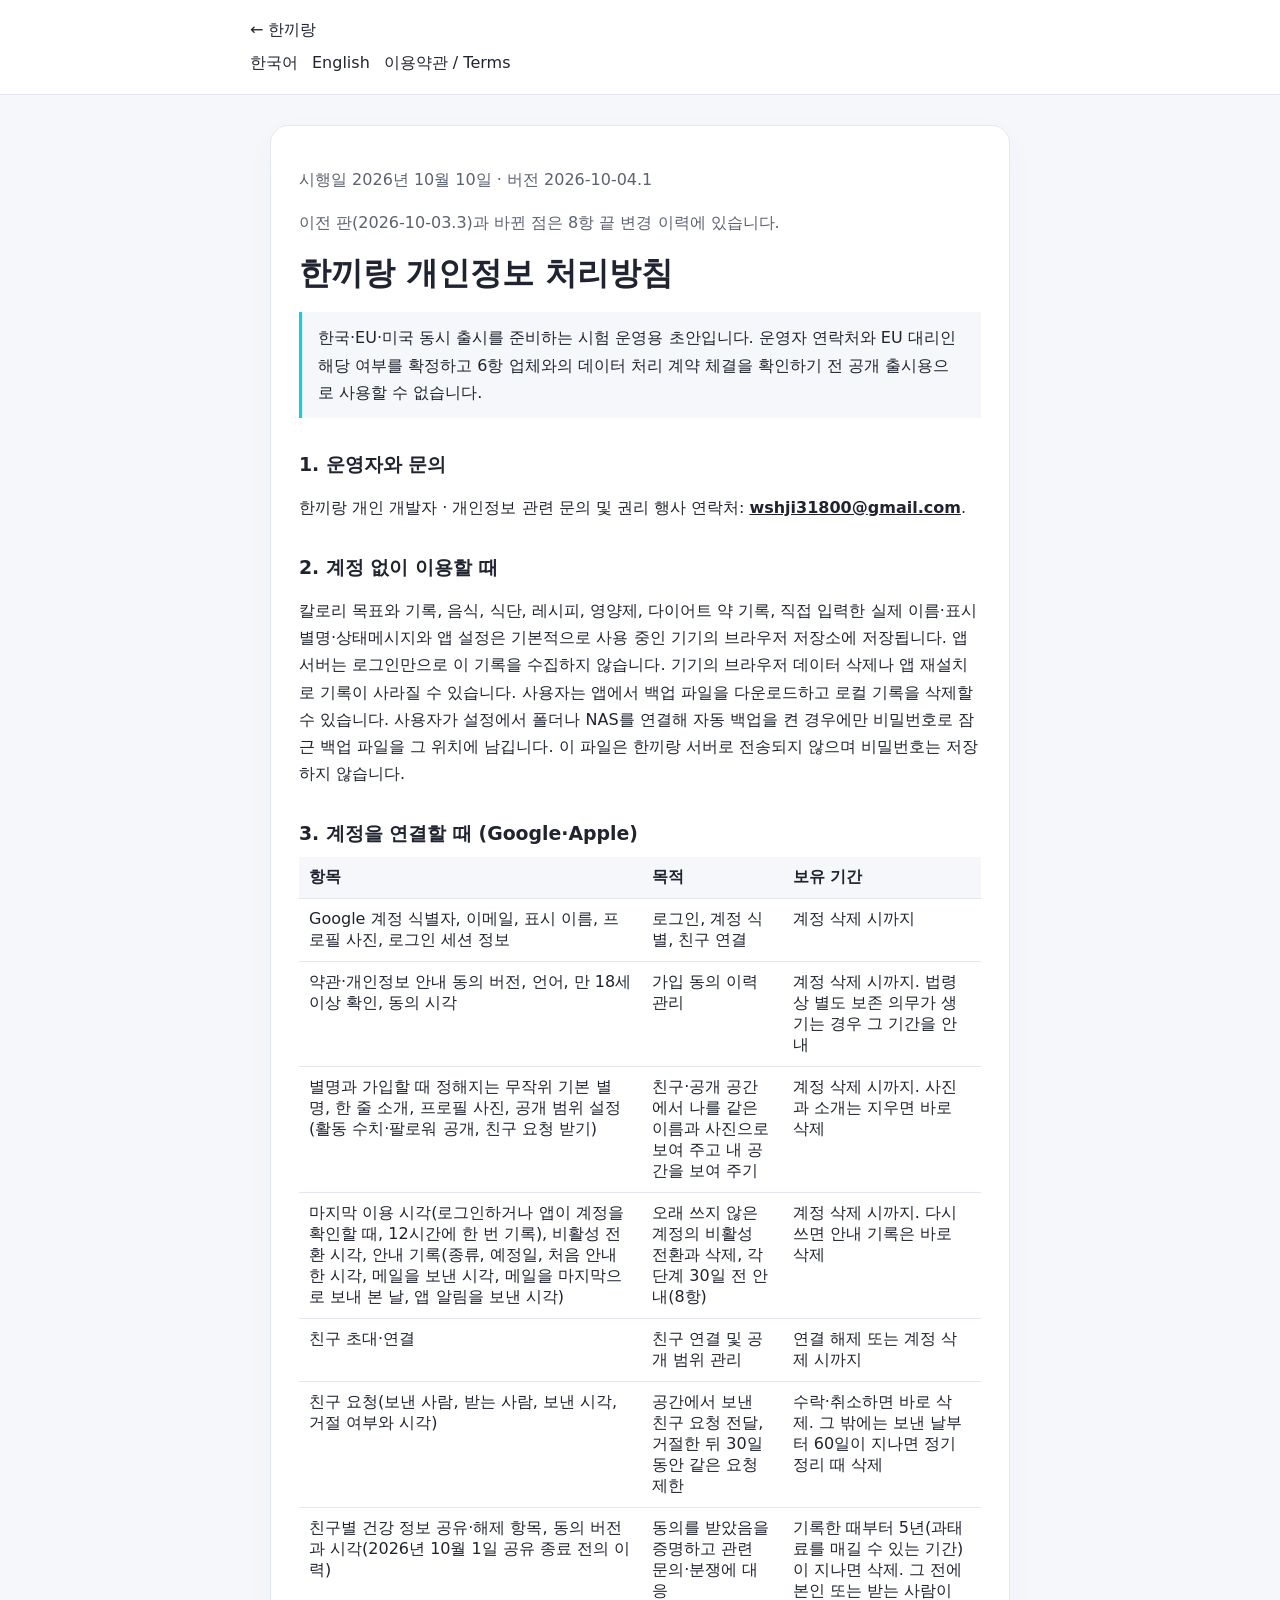
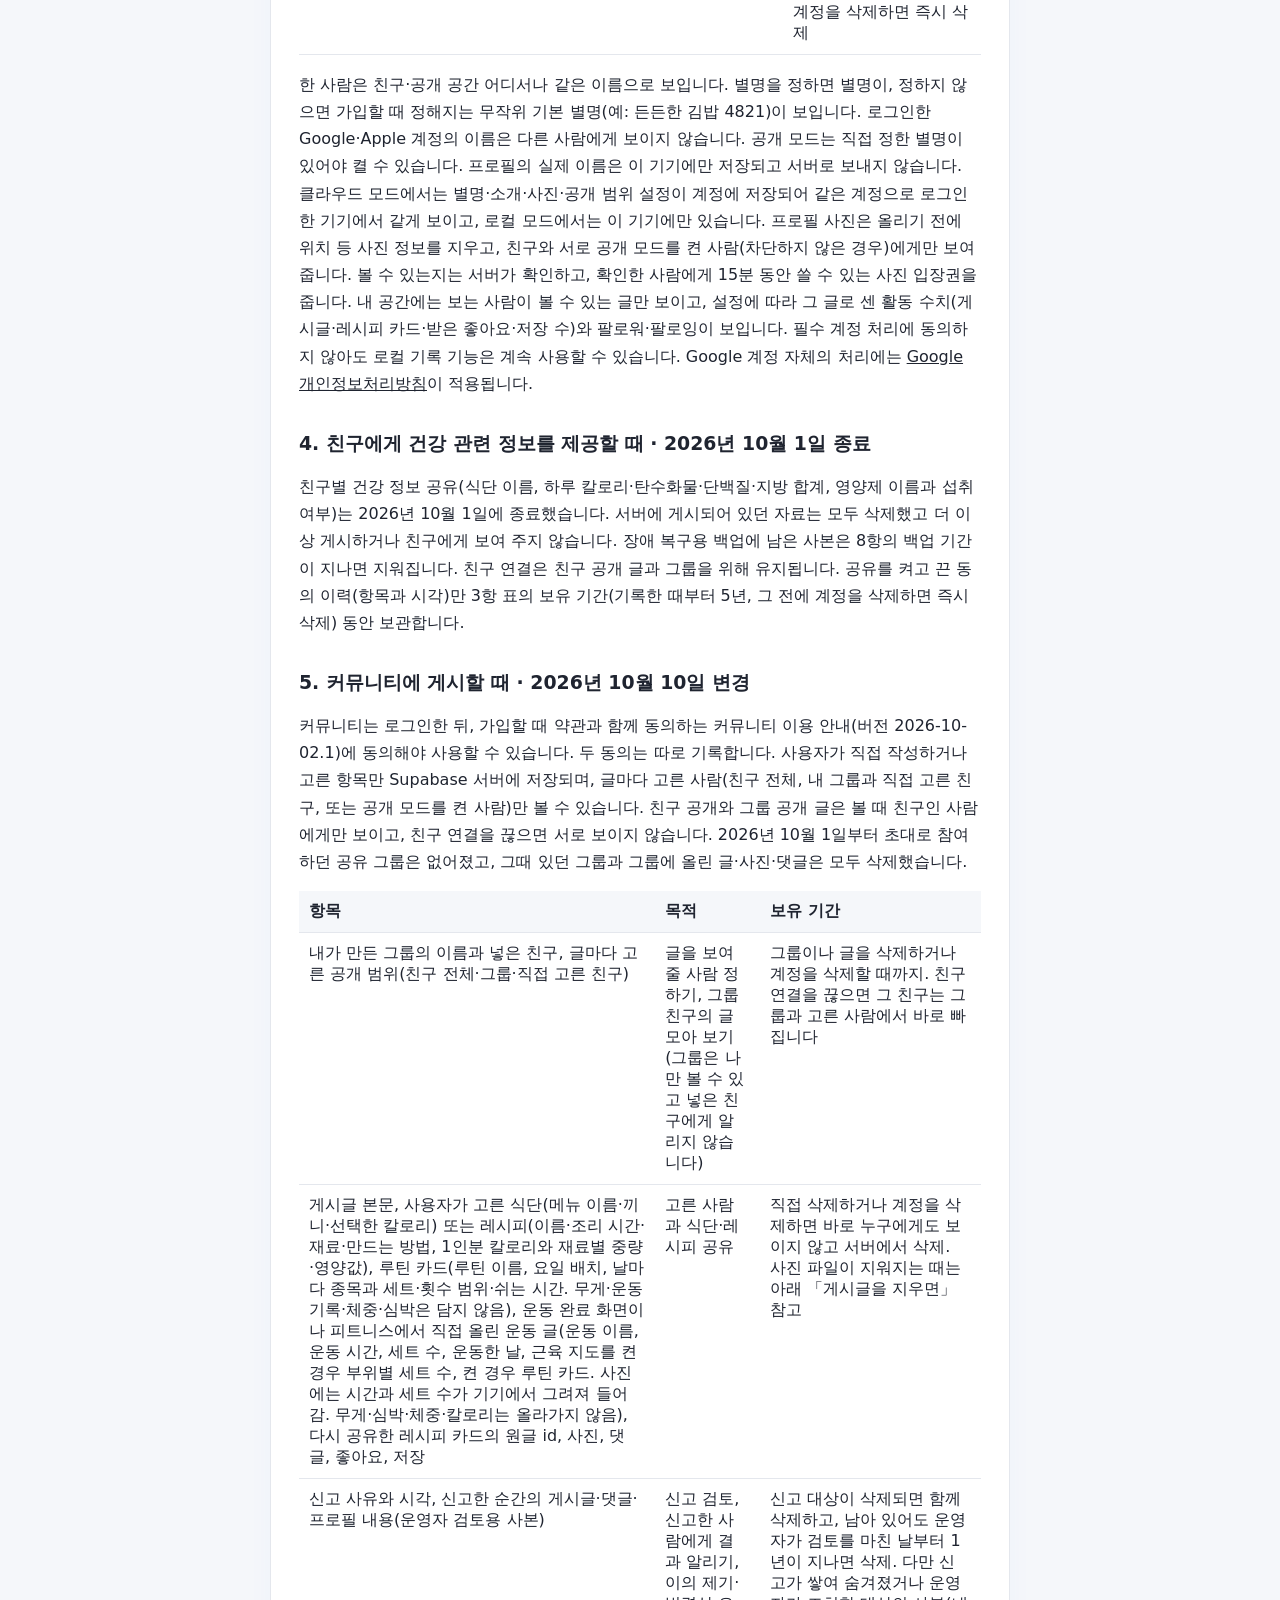
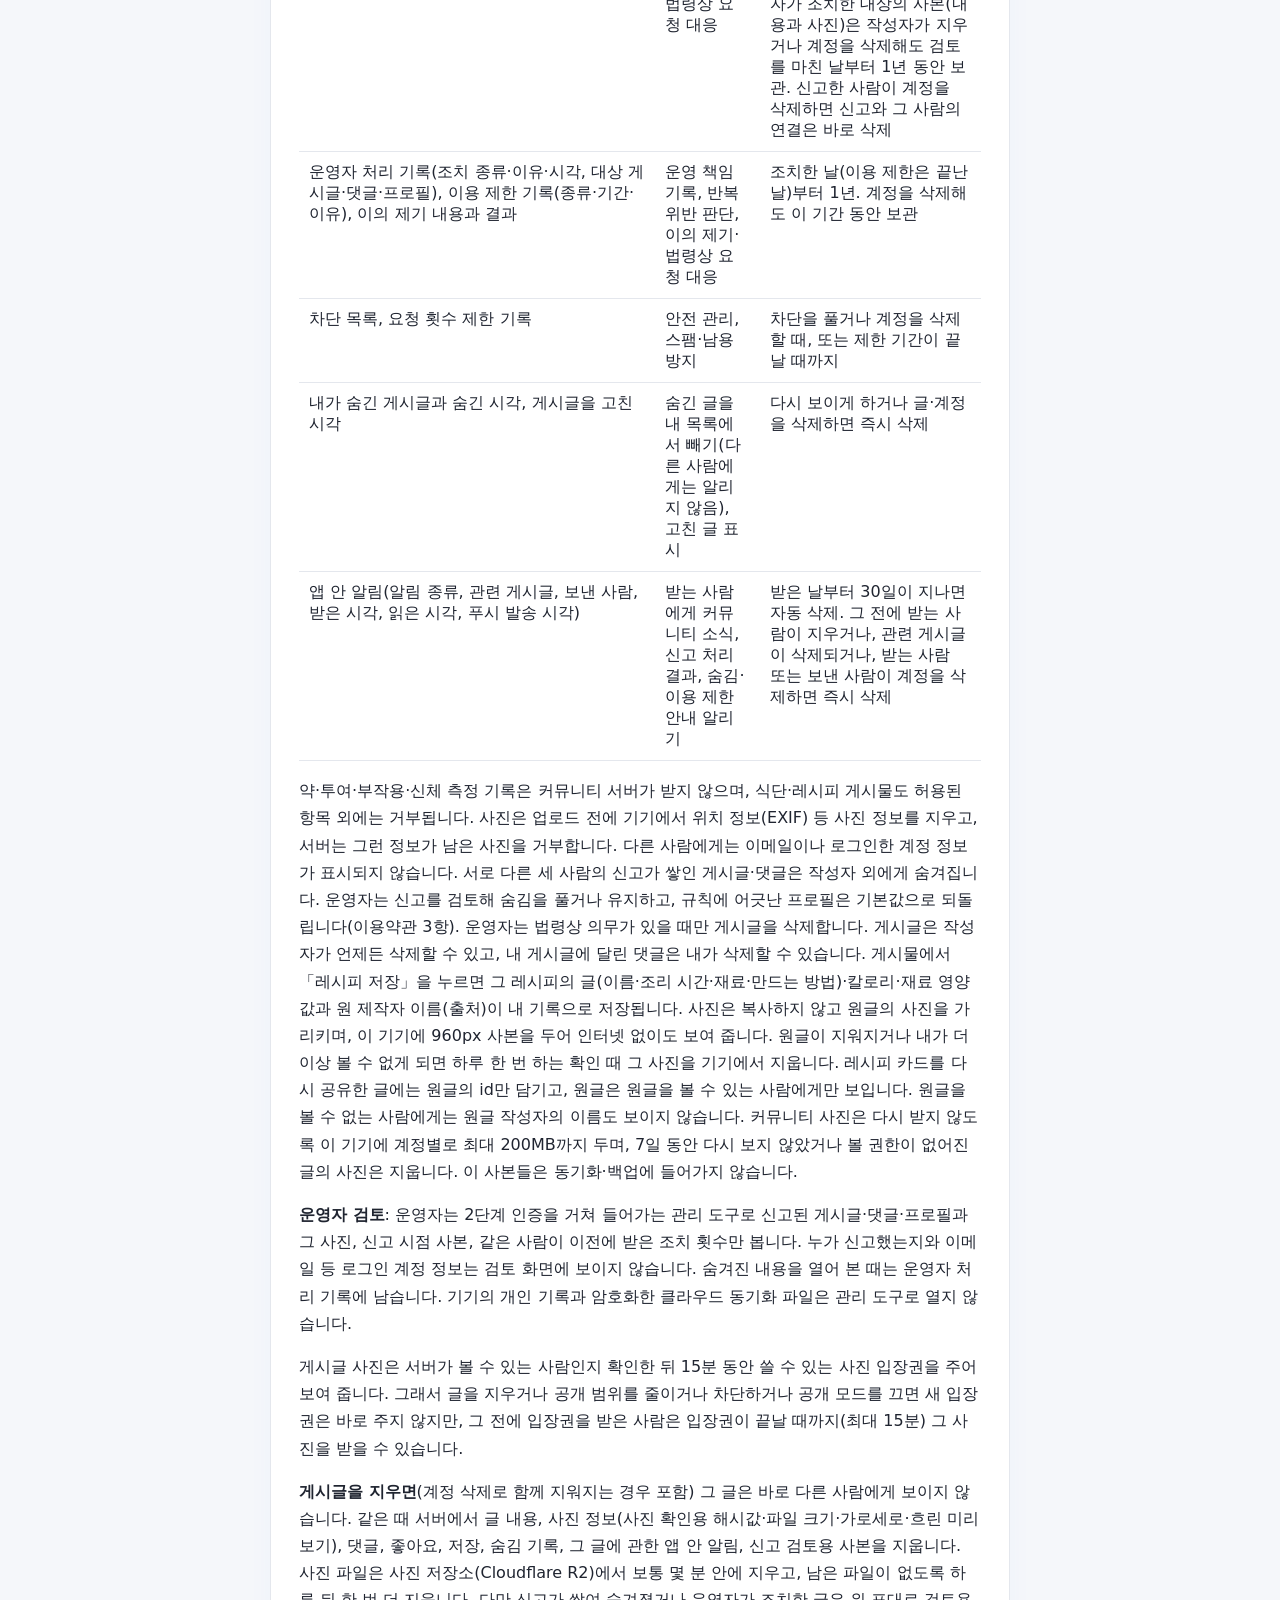
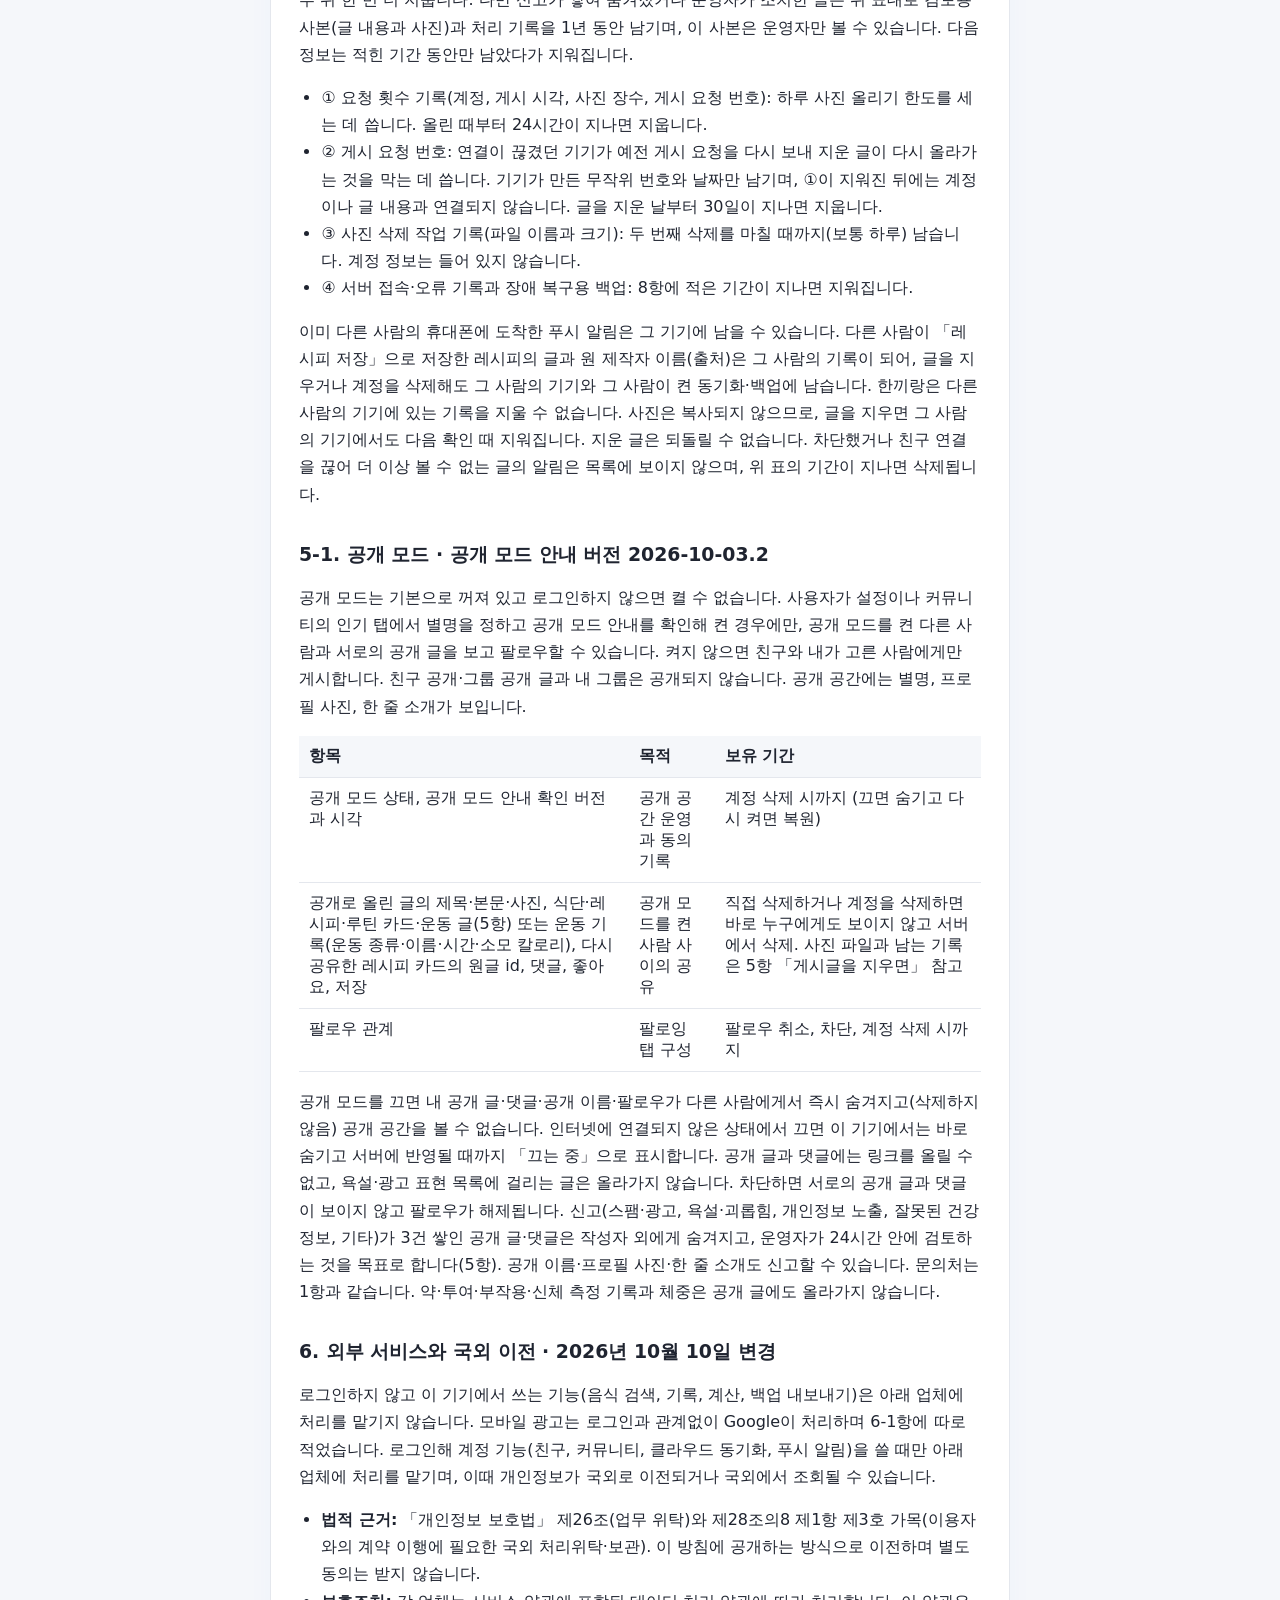
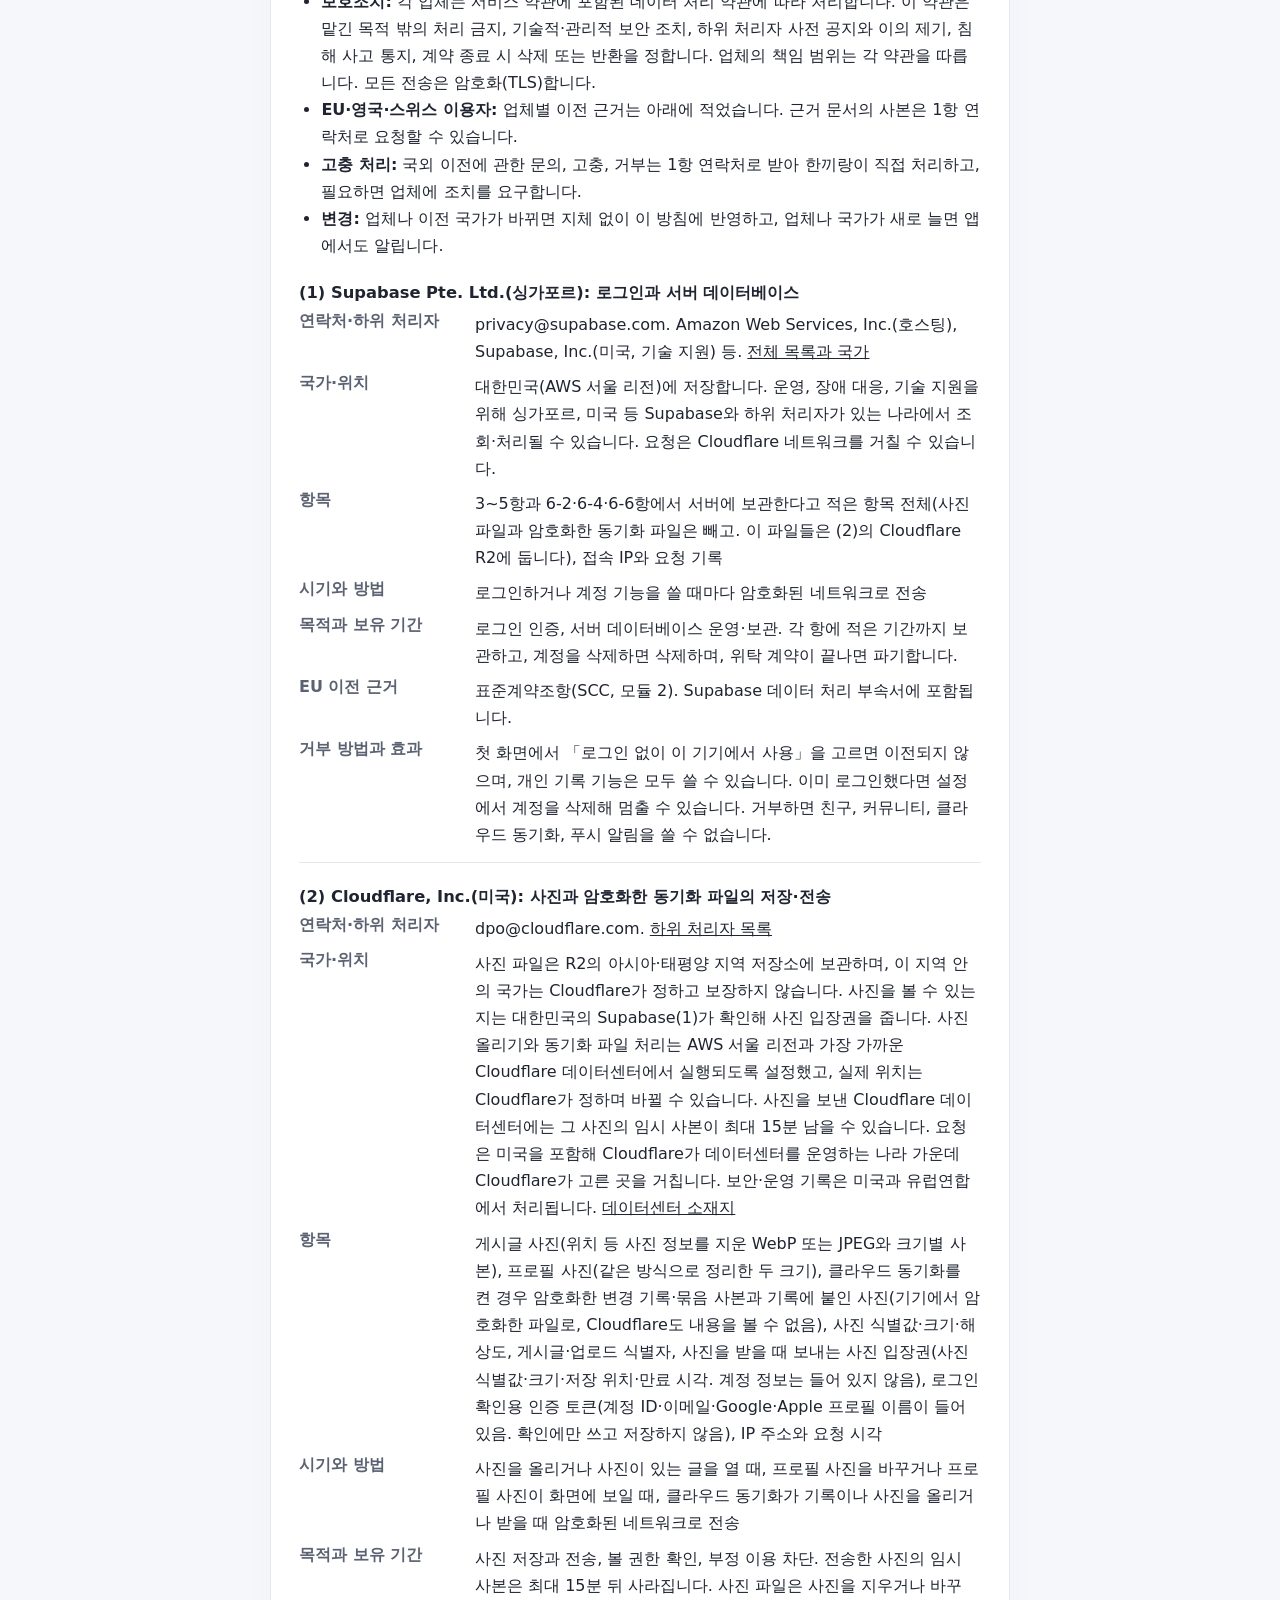
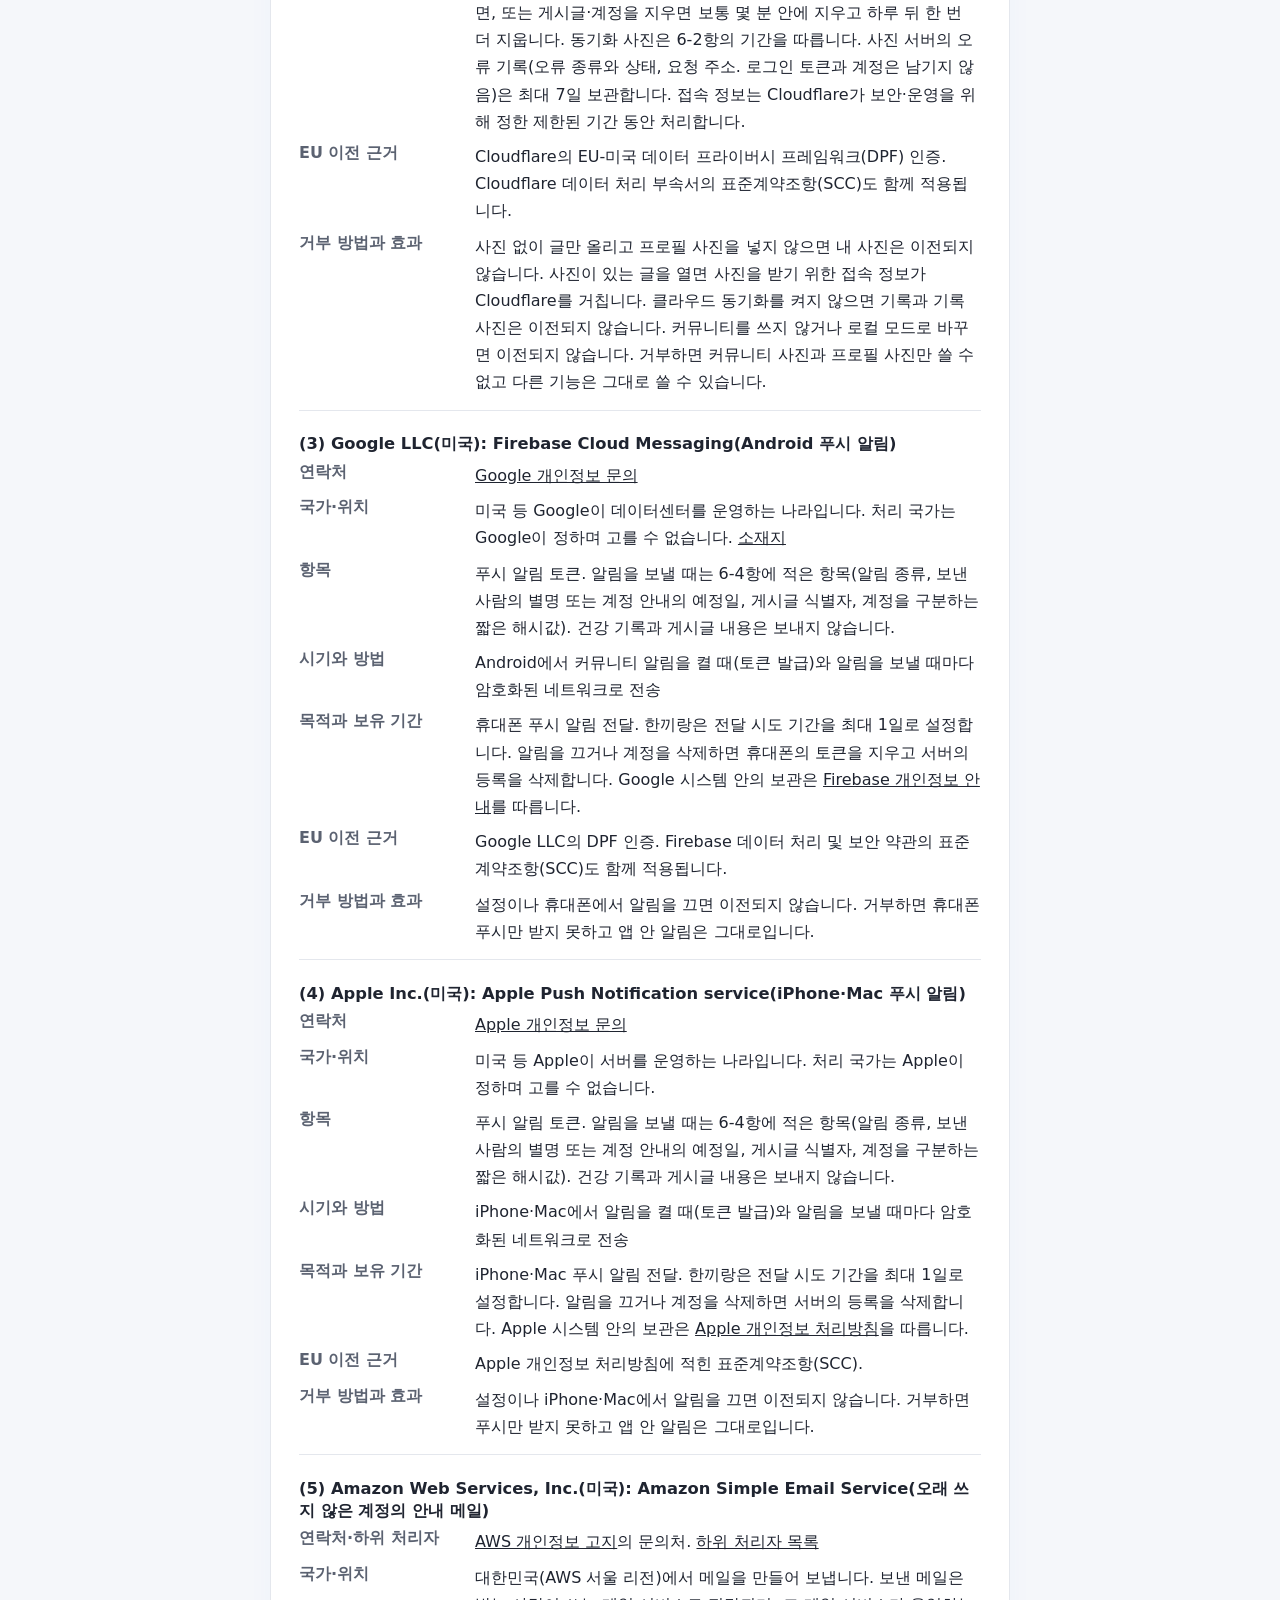
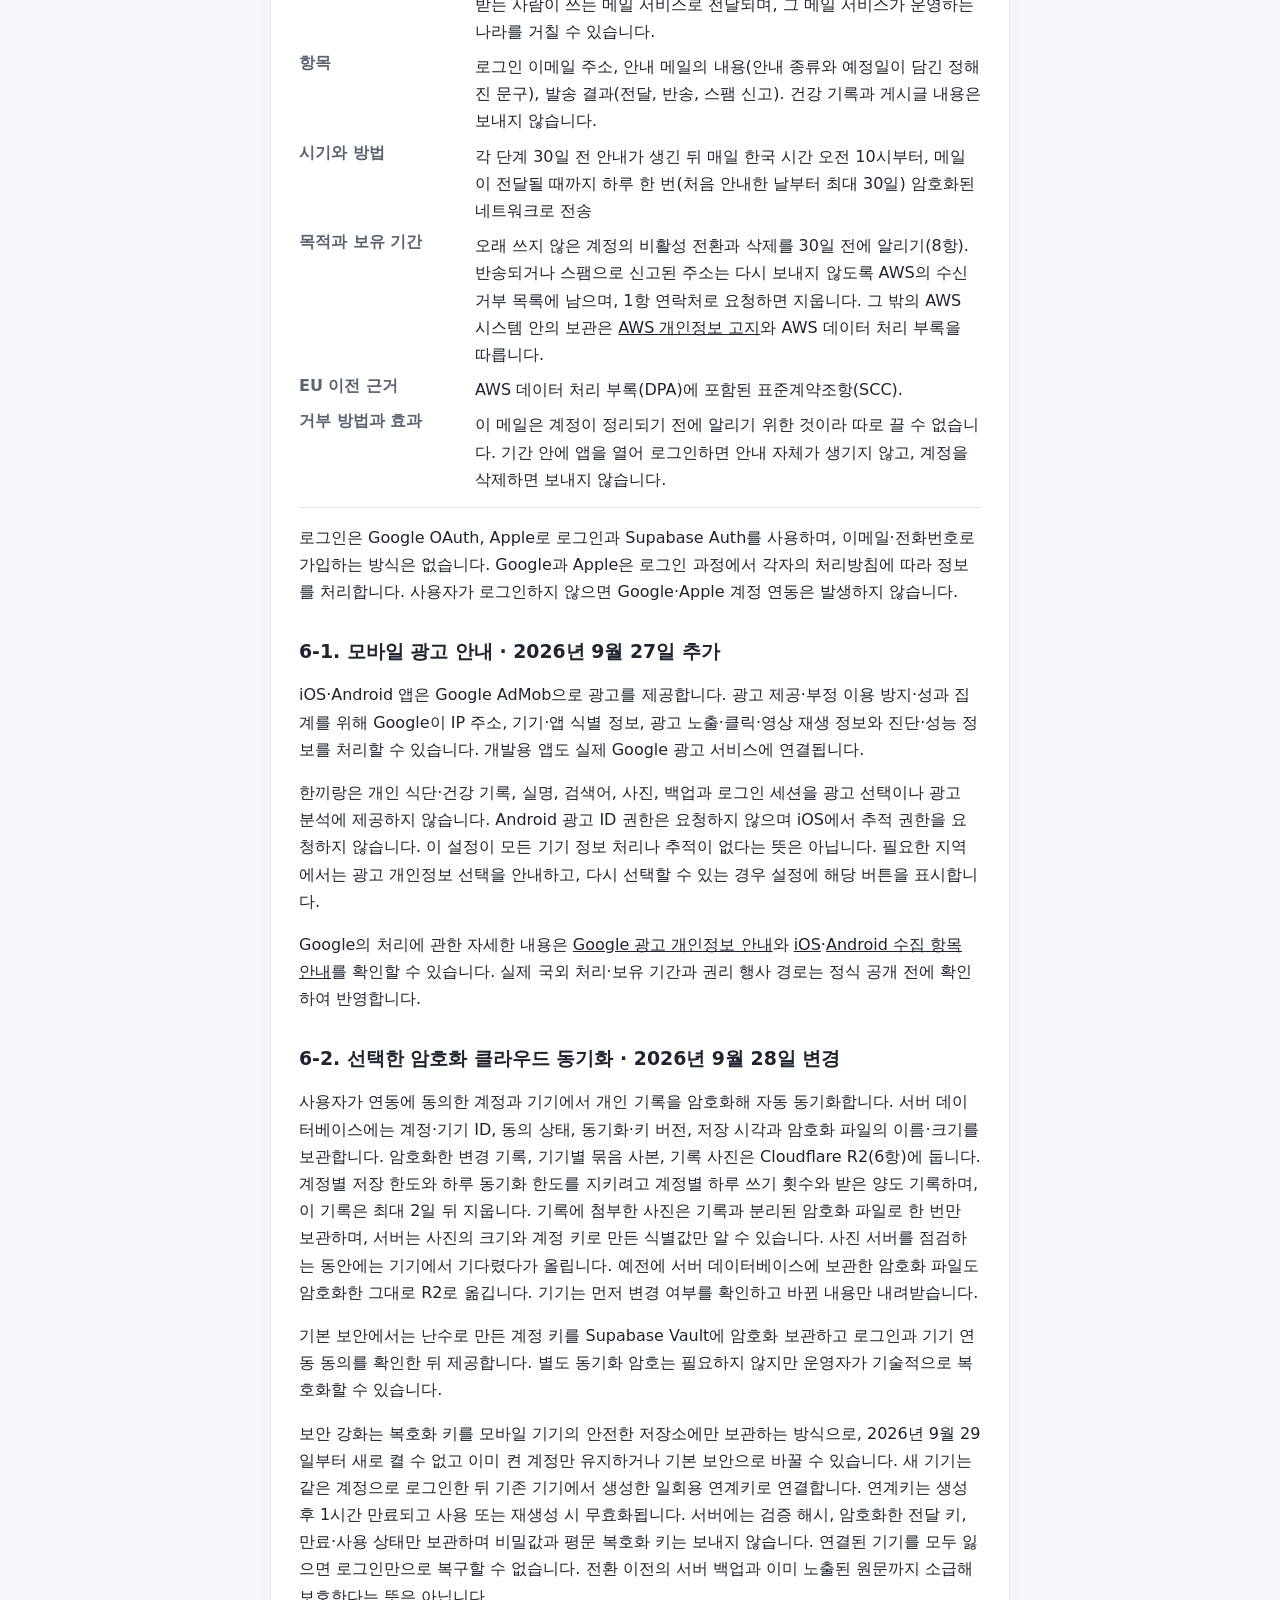
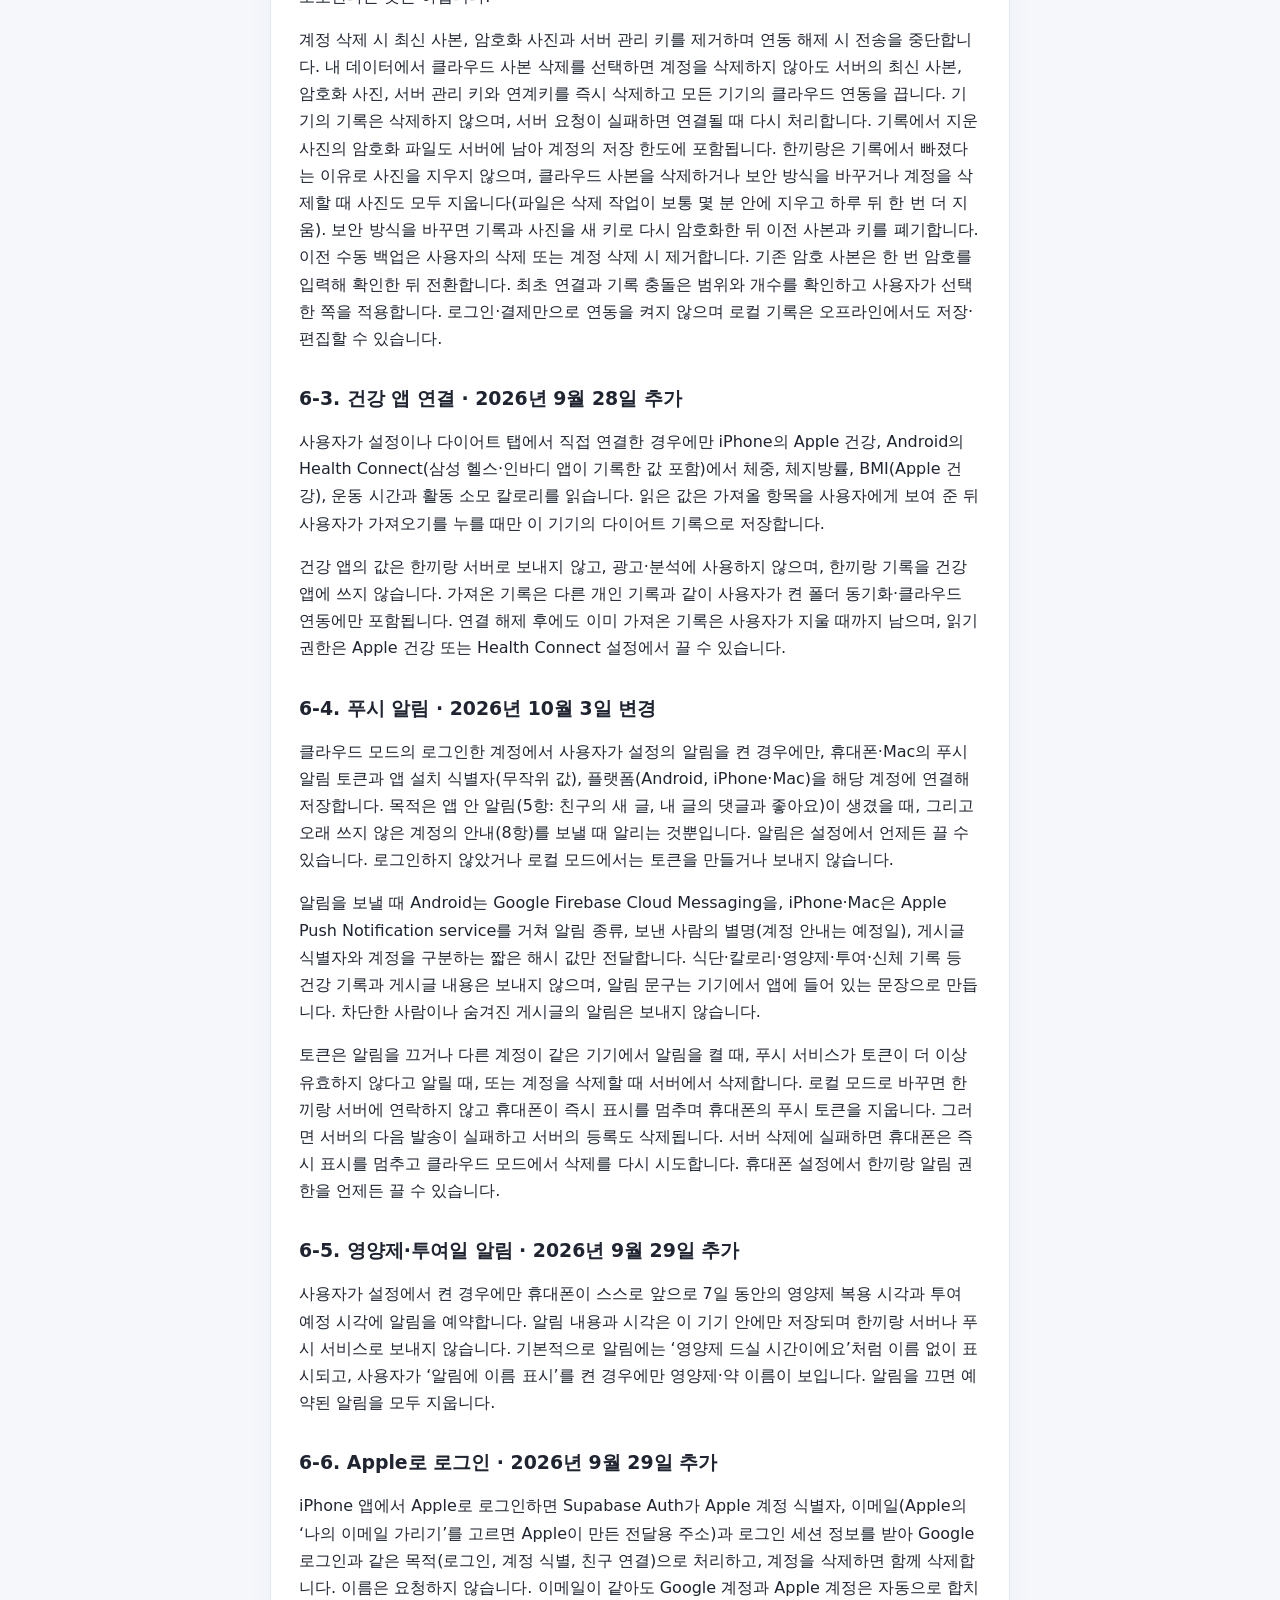
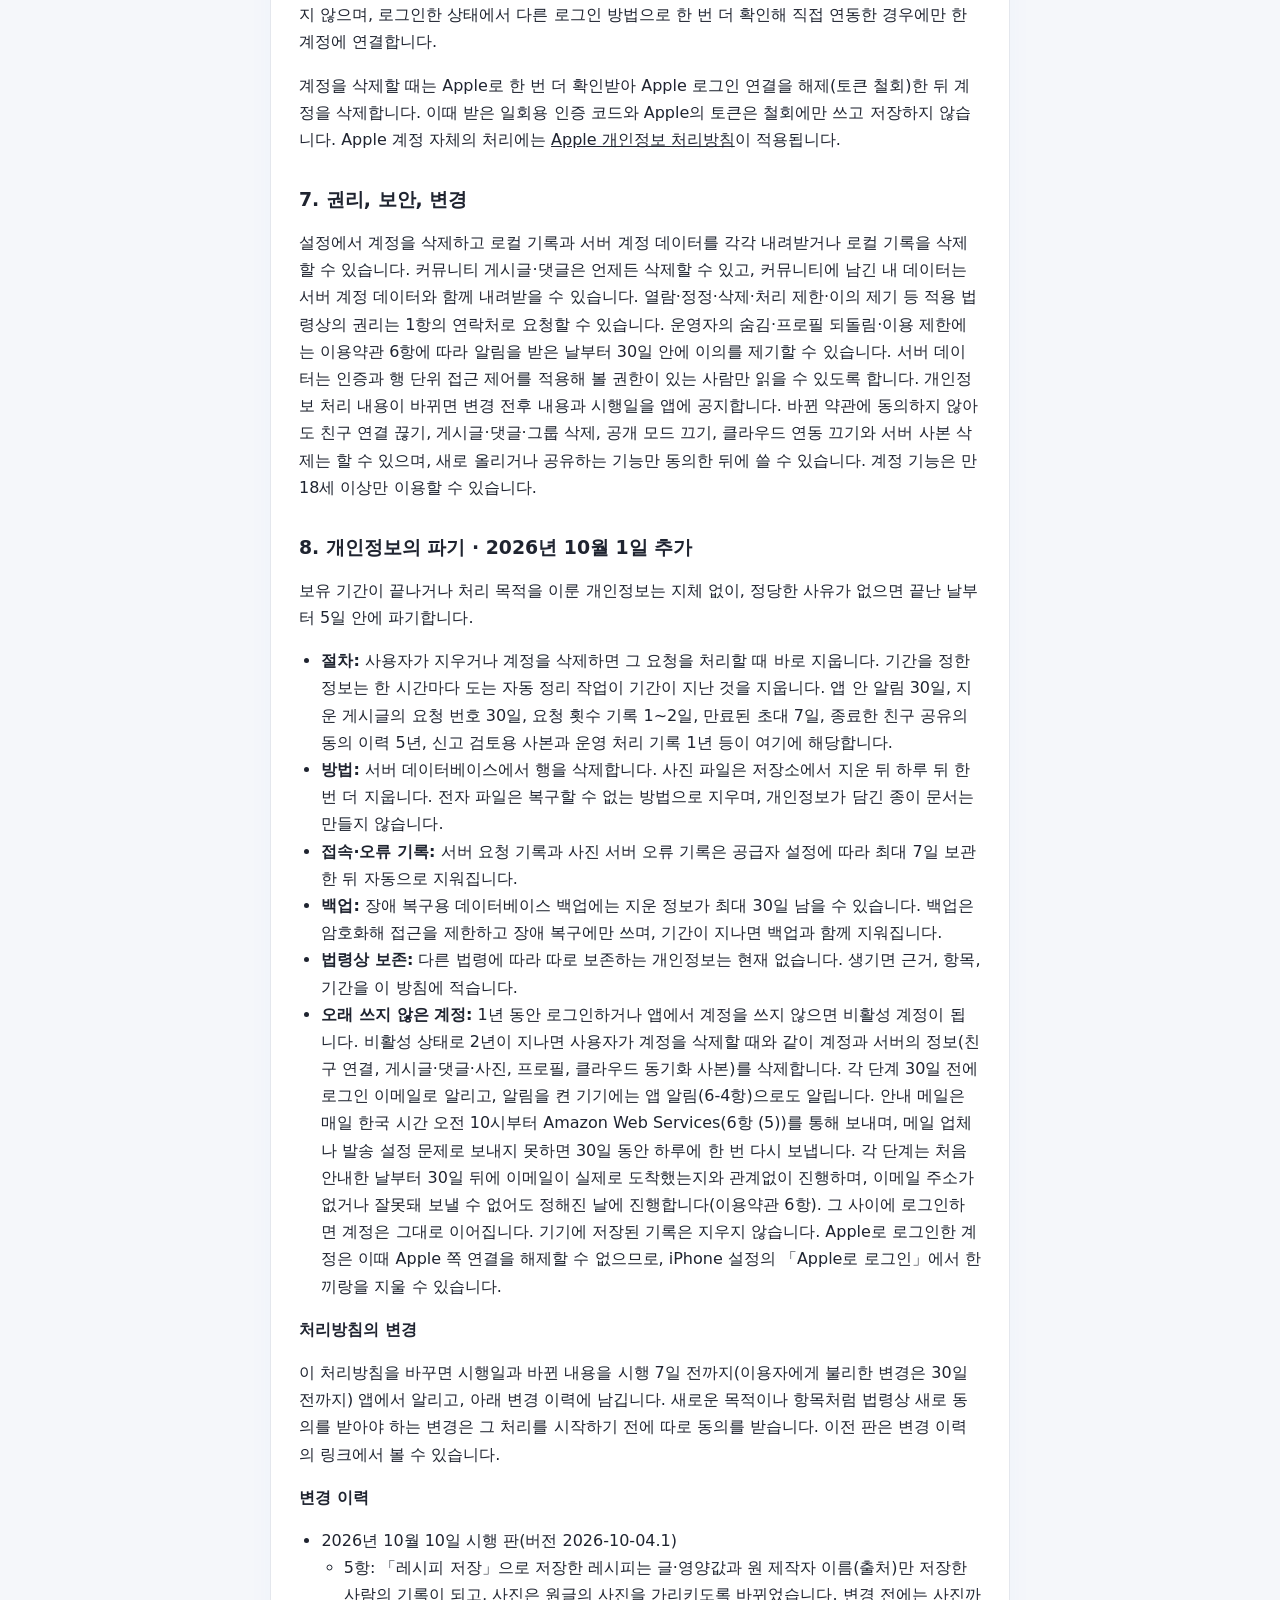
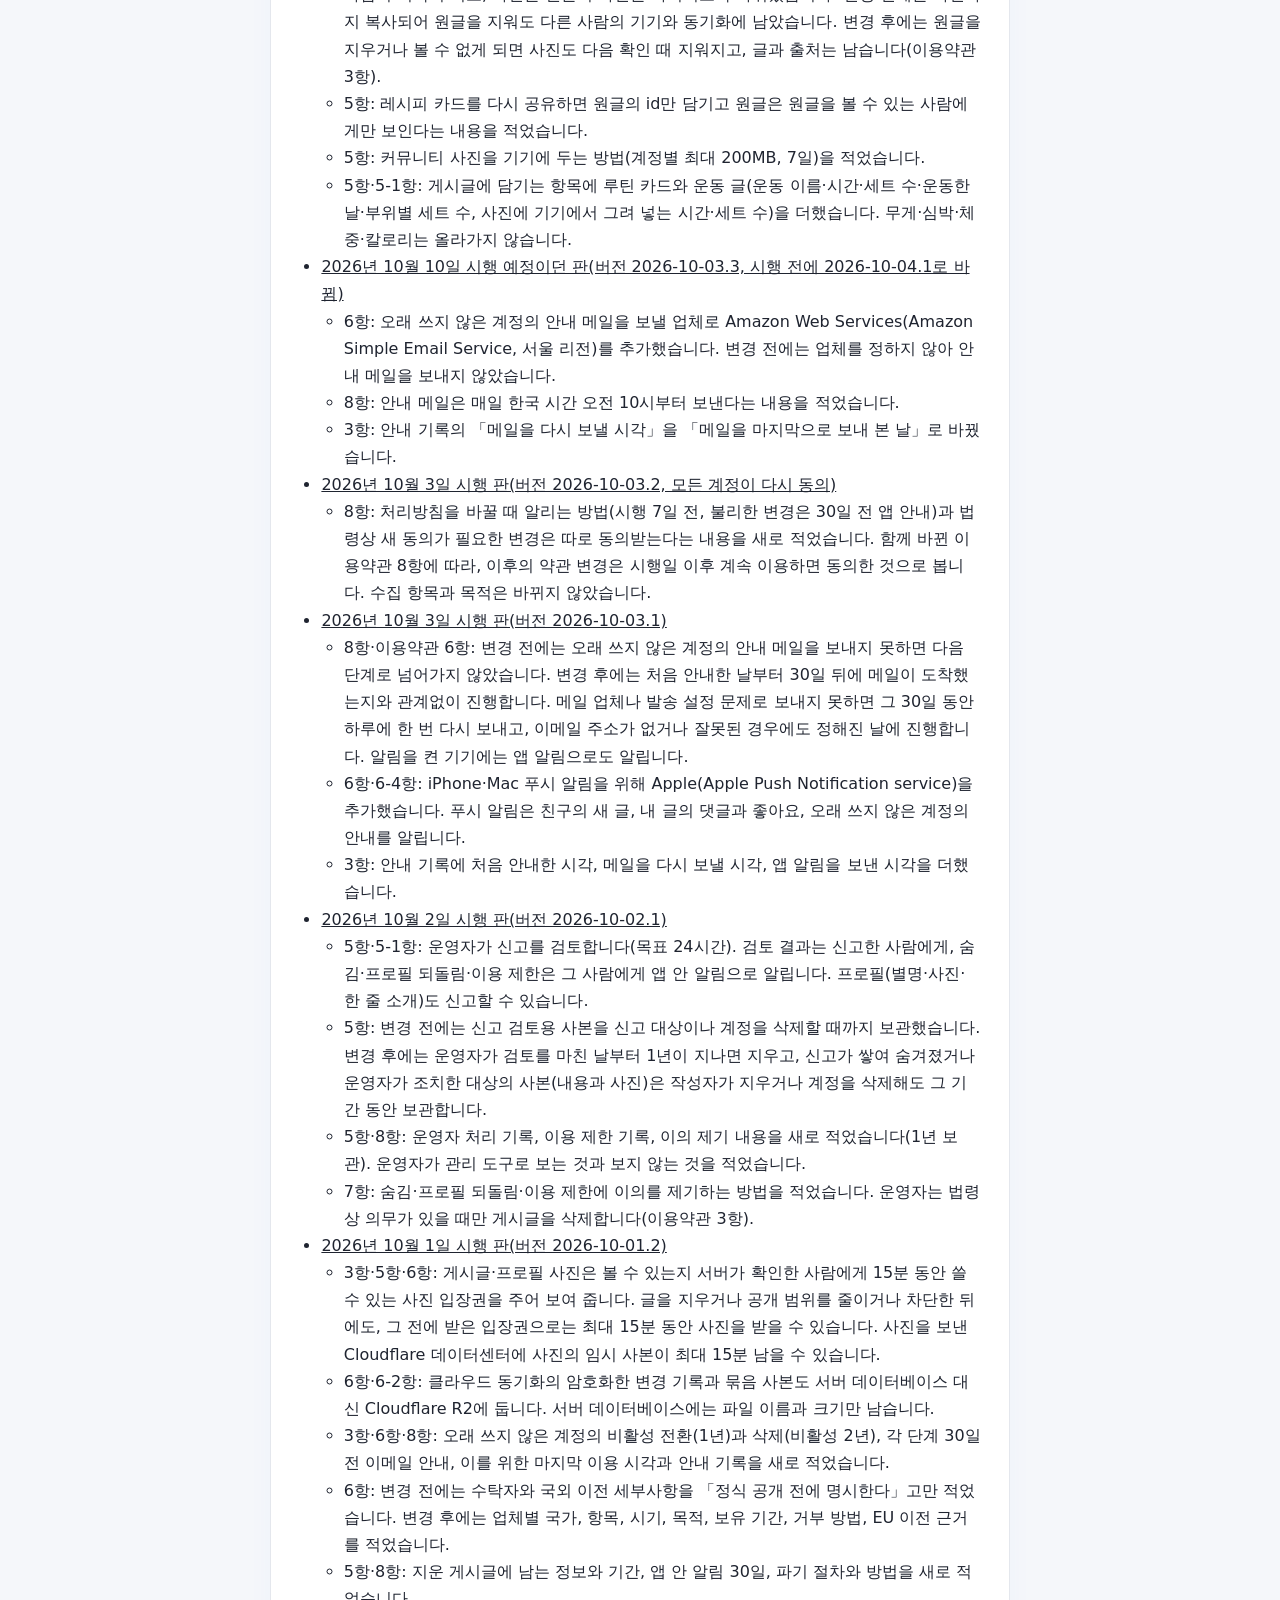
<file: privacy.html>
<!doctype html><html lang="ko"><head><meta charset="utf-8"><meta name="viewport" content="width=device-width,initial-scale=1"><title>한끼랑 개인정보 처리방침 | Privacy Notice</title><link rel="stylesheet" href="tokens.css"><link rel="stylesheet" href="legal.css"></head><body><header><a href="index.html">← 한끼랑</a><nav aria-label="언어"><a href="#ko">한국어</a><a href="#en">English</a><a href="terms.html">이용약관 / Terms</a></nav></header><main>
<article id="ko" lang="ko"><p class="meta">시행일 2026년 10월 10일 · 버전 2026-10-04.1</p><p class="meta">이전 판(2026-10-03.3)과 바뀐 점은 8항 끝 변경 이력에 있습니다.</p><h1>한끼랑 개인정보 처리방침</h1><p class="note">한국·EU·미국 동시 출시를 준비하는 시험 운영용 초안입니다. 운영자 연락처와 EU 대리인 해당 여부를 확정하고 6항 업체와의 데이터 처리 계약 체결을 확인하기 전 공개 출시용으로 사용할 수 없습니다.</p>
<h2>1. 운영자와 문의</h2><p>한끼랑 개인 개발자 · 개인정보 관련 문의 및 권리 행사 연락처: <strong><a href="mailto:wshji31800@gmail.com">wshji31800@gmail.com</a></strong>.</p>
<h2>2. 계정 없이 이용할 때</h2><p>칼로리 목표와 기록, 음식, 식단, 레시피, 영양제, 다이어트 약 기록, 직접 입력한 실제 이름·표시 별명·상태메시지와 앱 설정은 기본적으로 사용 중인 기기의 브라우저 저장소에 저장됩니다. 앱 서버는 로그인만으로 이 기록을 수집하지 않습니다. 기기의 브라우저 데이터 삭제나 앱 재설치로 기록이 사라질 수 있습니다. 사용자는 앱에서 백업 파일을 다운로드하고 로컬 기록을 삭제할 수 있습니다. 사용자가 설정에서 폴더나 NAS를 연결해 자동 백업을 켠 경우에만 비밀번호로 잠근 백업 파일을 그 위치에 남깁니다. 이 파일은 한끼랑 서버로 전송되지 않으며 비밀번호는 저장하지 않습니다.</p>
<h2>3. 계정을 연결할 때 (Google·Apple)</h2><div class="table-wrap"><table><thead><tr><th>항목</th><th>목적</th><th>보유 기간</th></tr></thead><tbody><tr><td>Google 계정 식별자, 이메일, 표시 이름, 프로필 사진, 로그인 세션 정보</td><td>로그인, 계정 식별, 친구 연결</td><td>계정 삭제 시까지</td></tr><tr><td>약관·개인정보 안내 동의 버전, 언어, 만 18세 이상 확인, 동의 시각</td><td>가입 동의 이력 관리</td><td>계정 삭제 시까지. 법령상 별도 보존 의무가 생기는 경우 그 기간을 안내</td></tr><tr><td>별명과 가입할 때 정해지는 무작위 기본 별명, 한 줄 소개, 프로필 사진, 공개 범위 설정(활동 수치·팔로워 공개, 친구 요청 받기)</td><td>친구·공개 공간에서 나를 같은 이름과 사진으로 보여 주고 내 공간을 보여 주기</td><td>계정 삭제 시까지. 사진과 소개는 지우면 바로 삭제</td></tr><tr><td>마지막 이용 시각(로그인하거나 앱이 계정을 확인할 때, 12시간에 한 번 기록), 비활성 전환 시각, 안내 기록(종류, 예정일, 처음 안내한 시각, 메일을 보낸 시각, 메일을 마지막으로 보내 본 날, 앱 알림을 보낸 시각)</td><td>오래 쓰지 않은 계정의 비활성 전환과 삭제, 각 단계 30일 전 안내(8항)</td><td>계정 삭제 시까지. 다시 쓰면 안내 기록은 바로 삭제</td></tr><tr><td>친구 초대·연결</td><td>친구 연결 및 공개 범위 관리</td><td>연결 해제 또는 계정 삭제 시까지</td></tr><tr><td>친구 요청(보낸 사람, 받는 사람, 보낸 시각, 거절 여부와 시각)</td><td>공간에서 보낸 친구 요청 전달, 거절한 뒤 30일 동안 같은 요청 제한</td><td>수락·취소하면 바로 삭제. 그 밖에는 보낸 날부터 60일이 지나면 정기 정리 때 삭제</td></tr><tr><td>친구별 건강 정보 공유·해제 항목, 동의 버전과 시각(2026년 10월 1일 공유 종료 전의 이력)</td><td>동의를 받았음을 증명하고 관련 문의·분쟁에 대응</td><td>기록한 때부터 5년(과태료를 매길 수 있는 기간)이 지나면 삭제. 그 전에 본인 또는 받는 사람이 계정을 삭제하면 즉시 삭제</td></tr></tbody></table></div><p>한 사람은 친구·공개 공간 어디서나 같은 이름으로 보입니다. 별명을 정하면 별명이, 정하지 않으면 가입할 때 정해지는 무작위 기본 별명(예: 든든한 김밥 4821)이 보입니다. 로그인한 Google·Apple 계정의 이름은 다른 사람에게 보이지 않습니다. 공개 모드는 직접 정한 별명이 있어야 켤 수 있습니다. 프로필의 실제 이름은 이 기기에만 저장되고 서버로 보내지 않습니다. 클라우드 모드에서는 별명·소개·사진·공개 범위 설정이 계정에 저장되어 같은 계정으로 로그인한 기기에서 같게 보이고, 로컬 모드에서는 이 기기에만 있습니다. 프로필 사진은 올리기 전에 위치 등 사진 정보를 지우고, 친구와 서로 공개 모드를 켠 사람(차단하지 않은 경우)에게만 보여 줍니다. 볼 수 있는지는 서버가 확인하고, 확인한 사람에게 15분 동안 쓸 수 있는 사진 입장권을 줍니다. 내 공간에는 보는 사람이 볼 수 있는 글만 보이고, 설정에 따라 그 글로 센 활동 수치(게시글·레시피 카드·받은 좋아요·저장 수)와 팔로워·팔로잉이 보입니다. 필수 계정 처리에 동의하지 않아도 로컬 기록 기능은 계속 사용할 수 있습니다. Google 계정 자체의 처리에는 <a href="https://policies.google.com/privacy" target="_blank" rel="noopener">Google 개인정보처리방침</a>이 적용됩니다.</p>
<h2>4. 친구에게 건강 관련 정보를 제공할 때 · 2026년 10월 1일 종료</h2><p>친구별 건강 정보 공유(식단 이름, 하루 칼로리·탄수화물·단백질·지방 합계, 영양제 이름과 섭취 여부)는 2026년 10월 1일에 종료했습니다. 서버에 게시되어 있던 자료는 모두 삭제했고 더 이상 게시하거나 친구에게 보여 주지 않습니다. 장애 복구용 백업에 남은 사본은 8항의 백업 기간이 지나면 지워집니다. 친구 연결은 친구 공개 글과 그룹을 위해 유지됩니다. 공유를 켜고 끈 동의 이력(항목과 시각)만 3항 표의 보유 기간(기록한 때부터 5년, 그 전에 계정을 삭제하면 즉시 삭제) 동안 보관합니다.</p><h2>5. 커뮤니티에 게시할 때 · 2026년 10월 10일 변경</h2><p>커뮤니티는 로그인한 뒤, 가입할 때 약관과 함께 동의하는 커뮤니티 이용 안내(버전 2026-10-02.1)에 동의해야 사용할 수 있습니다. 두 동의는 따로 기록합니다. 사용자가 직접 작성하거나 고른 항목만 Supabase 서버에 저장되며, 글마다 고른 사람(친구 전체, 내 그룹과 직접 고른 친구, 또는 공개 모드를 켠 사람)만 볼 수 있습니다. 친구 공개와 그룹 공개 글은 볼 때 친구인 사람에게만 보이고, 친구 연결을 끊으면 서로 보이지 않습니다. 2026년 10월 1일부터 초대로 참여하던 공유 그룹은 없어졌고, 그때 있던 그룹과 그룹에 올린 글·사진·댓글은 모두 삭제했습니다.</p><div class="table-wrap"><table><thead><tr><th>항목</th><th>목적</th><th>보유 기간</th></tr></thead><tbody><tr><td>내가 만든 그룹의 이름과 넣은 친구, 글마다 고른 공개 범위(친구 전체·그룹·직접 고른 친구)</td><td>글을 보여 줄 사람 정하기, 그룹 친구의 글 모아 보기 (그룹은 나만 볼 수 있고 넣은 친구에게 알리지 않습니다)</td><td>그룹이나 글을 삭제하거나 계정을 삭제할 때까지. 친구 연결을 끊으면 그 친구는 그룹과 고른 사람에서 바로 빠집니다</td></tr><tr><td>게시글 본문, 사용자가 고른 식단(메뉴 이름·끼니·선택한 칼로리) 또는 레시피(이름·조리 시간·재료·만드는 방법, 1인분 칼로리와 재료별 중량·영양값), 루틴 카드(루틴 이름, 요일 배치, 날마다 종목과 세트·횟수 범위·쉬는 시간. 무게·운동 기록·체중·심박은 담지 않음), 운동 완료 화면이나 피트니스에서 직접 올린 운동 글(운동 이름, 운동 시간, 세트 수, 운동한 날, 근육 지도를 켠 경우 부위별 세트 수, 켠 경우 루틴 카드. 사진에는 시간과 세트 수가 기기에서 그려져 들어감. 무게·심박·체중·칼로리는 올라가지 않음), 다시 공유한 레시피 카드의 원글 id, 사진, 댓글, 좋아요, 저장</td><td>고른 사람과 식단·레시피 공유</td><td>직접 삭제하거나 계정을 삭제하면 바로 누구에게도 보이지 않고 서버에서 삭제. 사진 파일이 지워지는 때는 아래 「게시글을 지우면」 참고</td></tr><tr><td>신고 사유와 시각, 신고한 순간의 게시글·댓글·프로필 내용(운영자 검토용 사본)</td><td>신고 검토, 신고한 사람에게 결과 알리기, 이의 제기·법령상 요청 대응</td><td>신고 대상이 삭제되면 함께 삭제하고, 남아 있어도 운영자가 검토를 마친 날부터 1년이 지나면 삭제. 다만 신고가 쌓여 숨겨졌거나 운영자가 조치한 대상의 사본(내용과 사진)은 작성자가 지우거나 계정을 삭제해도 검토를 마친 날부터 1년 동안 보관. 신고한 사람이 계정을 삭제하면 신고와 그 사람의 연결은 바로 삭제</td></tr><tr><td>운영자 처리 기록(조치 종류·이유·시각, 대상 게시글·댓글·프로필), 이용 제한 기록(종류·기간·이유), 이의 제기 내용과 결과</td><td>운영 책임 기록, 반복 위반 판단, 이의 제기·법령상 요청 대응</td><td>조치한 날(이용 제한은 끝난 날)부터 1년. 계정을 삭제해도 이 기간 동안 보관</td></tr><tr><td>차단 목록, 요청 횟수 제한 기록</td><td>안전 관리, 스팸·남용 방지</td><td>차단을 풀거나 계정을 삭제할 때, 또는 제한 기간이 끝날 때까지</td></tr><tr><td>내가 숨긴 게시글과 숨긴 시각, 게시글을 고친 시각</td><td>숨긴 글을 내 목록에서 빼기(다른 사람에게는 알리지 않음), 고친 글 표시</td><td>다시 보이게 하거나 글·계정을 삭제하면 즉시 삭제</td></tr><tr><td>앱 안 알림(알림 종류, 관련 게시글, 보낸 사람, 받은 시각, 읽은 시각, 푸시 발송 시각)</td><td>받는 사람에게 커뮤니티 소식, 신고 처리 결과, 숨김·이용 제한 안내 알리기</td><td>받은 날부터 30일이 지나면 자동 삭제. 그 전에 받는 사람이 지우거나, 관련 게시글이 삭제되거나, 받는 사람 또는 보낸 사람이 계정을 삭제하면 즉시 삭제</td></tr></tbody></table></div><p>약·투여·부작용·신체 측정 기록은 커뮤니티 서버가 받지 않으며, 식단·레시피 게시물도 허용된 항목 외에는 거부됩니다. 사진은 업로드 전에 기기에서 위치 정보(EXIF) 등 사진 정보를 지우고, 서버는 그런 정보가 남은 사진을 거부합니다. 다른 사람에게는 이메일이나 로그인한 계정 정보가 표시되지 않습니다. 서로 다른 세 사람의 신고가 쌓인 게시글·댓글은 작성자 외에게 숨겨집니다. 운영자는 신고를 검토해 숨김을 풀거나 유지하고, 규칙에 어긋난 프로필은 기본값으로 되돌립니다(이용약관 3항). 운영자는 법령상 의무가 있을 때만 게시글을 삭제합니다. 게시글은 작성자가 언제든 삭제할 수 있고, 내 게시글에 달린 댓글은 내가 삭제할 수 있습니다. 게시물에서 「레시피 저장」을 누르면 그 레시피의 글(이름·조리 시간·재료·만드는 방법)·칼로리·재료 영양값과 원 제작자 이름(출처)이 내 기록으로 저장됩니다. 사진은 복사하지 않고 원글의 사진을 가리키며, 이 기기에 960px 사본을 두어 인터넷 없이도 보여 줍니다. 원글이 지워지거나 내가 더 이상 볼 수 없게 되면 하루 한 번 하는 확인 때 그 사진을 기기에서 지웁니다. 레시피 카드를 다시 공유한 글에는 원글의 id만 담기고, 원글은 원글을 볼 수 있는 사람에게만 보입니다. 원글을 볼 수 없는 사람에게는 원글 작성자의 이름도 보이지 않습니다. 커뮤니티 사진은 다시 받지 않도록 이 기기에 계정별로 최대 200MB까지 두며, 7일 동안 다시 보지 않았거나 볼 권한이 없어진 글의 사진은 지웁니다. 이 사본들은 동기화·백업에 들어가지 않습니다.</p><p><strong>운영자 검토</strong>: 운영자는 2단계 인증을 거쳐 들어가는 관리 도구로 신고된 게시글·댓글·프로필과 그 사진, 신고 시점 사본, 같은 사람이 이전에 받은 조치 횟수만 봅니다. 누가 신고했는지와 이메일 등 로그인 계정 정보는 검토 화면에 보이지 않습니다. 숨겨진 내용을 열어 본 때는 운영자 처리 기록에 남습니다. 기기의 개인 기록과 암호화한 클라우드 동기화 파일은 관리 도구로 열지 않습니다.</p><p>게시글 사진은 서버가 볼 수 있는 사람인지 확인한 뒤 15분 동안 쓸 수 있는 사진 입장권을 주어 보여 줍니다. 그래서 글을 지우거나 공개 범위를 줄이거나 차단하거나 공개 모드를 끄면 새 입장권은 바로 주지 않지만, 그 전에 입장권을 받은 사람은 입장권이 끝날 때까지(최대 15분) 그 사진을 받을 수 있습니다.</p><p><strong>게시글을 지우면</strong>(계정 삭제로 함께 지워지는 경우 포함) 그 글은 바로 다른 사람에게 보이지 않습니다. 같은 때 서버에서 글 내용, 사진 정보(사진 확인용 해시값·파일 크기·가로세로·흐린 미리보기), 댓글, 좋아요, 저장, 숨김 기록, 그 글에 관한 앱 안 알림, 신고 검토용 사본을 지웁니다. 사진 파일은 사진 저장소(Cloudflare R2)에서 보통 몇 분 안에 지우고, 남은 파일이 없도록 하루 뒤 한 번 더 지웁니다. 다만 신고가 쌓여 숨겨졌거나 운영자가 조치한 글은 위 표대로 검토용 사본(글 내용과 사진)과 처리 기록을 1년 동안 남기며, 이 사본은 운영자만 볼 수 있습니다. 다음 정보는 적힌 기간 동안만 남았다가 지워집니다.</p><ul><li>① 요청 횟수 기록(계정, 게시 시각, 사진 장수, 게시 요청 번호): 하루 사진 올리기 한도를 세는 데 씁니다. 올린 때부터 24시간이 지나면 지웁니다.</li><li>② 게시 요청 번호: 연결이 끊겼던 기기가 예전 게시 요청을 다시 보내 지운 글이 다시 올라가는 것을 막는 데 씁니다. 기기가 만든 무작위 번호와 날짜만 남기며, ①이 지워진 뒤에는 계정이나 글 내용과 연결되지 않습니다. 글을 지운 날부터 30일이 지나면 지웁니다.</li><li>③ 사진 삭제 작업 기록(파일 이름과 크기): 두 번째 삭제를 마칠 때까지(보통 하루) 남습니다. 계정 정보는 들어 있지 않습니다.</li><li>④ 서버 접속·오류 기록과 장애 복구용 백업: 8항에 적은 기간이 지나면 지워집니다.</li></ul><p>이미 다른 사람의 휴대폰에 도착한 푸시 알림은 그 기기에 남을 수 있습니다. 다른 사람이 「레시피 저장」으로 저장한 레시피의 글과 원 제작자 이름(출처)은 그 사람의 기록이 되어, 글을 지우거나 계정을 삭제해도 그 사람의 기기와 그 사람이 켠 동기화·백업에 남습니다. 한끼랑은 다른 사람의 기기에 있는 기록을 지울 수 없습니다. 사진은 복사되지 않으므로, 글을 지우면 그 사람의 기기에서도 다음 확인 때 지워집니다. 지운 글은 되돌릴 수 없습니다. 차단했거나 친구 연결을 끊어 더 이상 볼 수 없는 글의 알림은 목록에 보이지 않으며, 위 표의 기간이 지나면 삭제됩니다.</p><h2>5-1. 공개 모드 · 공개 모드 안내 버전 2026-10-03.2</h2><p>공개 모드는 기본으로 꺼져 있고 로그인하지 않으면 켤 수 없습니다. 사용자가 설정이나 커뮤니티의 인기 탭에서 별명을 정하고 공개 모드 안내를 확인해 켠 경우에만, 공개 모드를 켠 다른 사람과 서로의 공개 글을 보고 팔로우할 수 있습니다. 켜지 않으면 친구와 내가 고른 사람에게만 게시합니다. 친구 공개·그룹 공개 글과 내 그룹은 공개되지 않습니다. 공개 공간에는 별명, 프로필 사진, 한 줄 소개가 보입니다.</p><div class="table-wrap"><table><thead><tr><th>항목</th><th>목적</th><th>보유 기간</th></tr></thead><tbody><tr><td>공개 모드 상태, 공개 모드 안내 확인 버전과 시각</td><td>공개 공간 운영과 동의 기록</td><td>계정 삭제 시까지 (끄면 숨기고 다시 켜면 복원)</td></tr><tr><td>공개로 올린 글의 제목·본문·사진, 식단·레시피·루틴 카드·운동 글(5항) 또는 운동 기록(운동 종류·이름·시간·소모 칼로리), 다시 공유한 레시피 카드의 원글 id, 댓글, 좋아요, 저장</td><td>공개 모드를 켠 사람 사이의 공유</td><td>직접 삭제하거나 계정을 삭제하면 바로 누구에게도 보이지 않고 서버에서 삭제. 사진 파일과 남는 기록은 5항 「게시글을 지우면」 참고</td></tr><tr><td>팔로우 관계</td><td>팔로잉 탭 구성</td><td>팔로우 취소, 차단, 계정 삭제 시까지</td></tr></tbody></table></div><p>공개 모드를 끄면 내 공개 글·댓글·공개 이름·팔로우가 다른 사람에게서 즉시 숨겨지고(삭제하지 않음) 공개 공간을 볼 수 없습니다. 인터넷에 연결되지 않은 상태에서 끄면 이 기기에서는 바로 숨기고 서버에 반영될 때까지 「끄는 중」으로 표시합니다. 공개 글과 댓글에는 링크를 올릴 수 없고, 욕설·광고 표현 목록에 걸리는 글은 올라가지 않습니다. 차단하면 서로의 공개 글과 댓글이 보이지 않고 팔로우가 해제됩니다. 신고(스팸·광고, 욕설·괴롭힘, 개인정보 노출, 잘못된 건강 정보, 기타)가 3건 쌓인 공개 글·댓글은 작성자 외에게 숨겨지고, 운영자가 24시간 안에 검토하는 것을 목표로 합니다(5항). 공개 이름·프로필 사진·한 줄 소개도 신고할 수 있습니다. 문의처는 1항과 같습니다. 약·투여·부작용·신체 측정 기록과 체중은 공개 글에도 올라가지 않습니다.</p><h2>6. 외부 서비스와 국외 이전 · 2026년 10월 10일 변경</h2><p>로그인하지 않고 이 기기에서 쓰는 기능(음식 검색, 기록, 계산, 백업 내보내기)은 아래 업체에 처리를 맡기지 않습니다. 모바일 광고는 로그인과 관계없이 Google이 처리하며 6-1항에 따로 적었습니다. 로그인해 계정 기능(친구, 커뮤니티, 클라우드 동기화, 푸시 알림)을 쓸 때만 아래 업체에 처리를 맡기며, 이때 개인정보가 국외로 이전되거나 국외에서 조회될 수 있습니다.</p><ul><li><strong>법적 근거:</strong> 「개인정보 보호법」 제26조(업무 위탁)와 제28조의8 제1항 제3호 가목(이용자와의 계약 이행에 필요한 국외 처리위탁·보관). 이 방침에 공개하는 방식으로 이전하며 별도 동의는 받지 않습니다.</li><li><strong>보호조치:</strong> 각 업체는 서비스 약관에 포함된 데이터 처리 약관에 따라 처리합니다. 이 약관은 맡긴 목적 밖의 처리 금지, 기술적·관리적 보안 조치, 하위 처리자 사전 공지와 이의 제기, 침해 사고 통지, 계약 종료 시 삭제 또는 반환을 정합니다. 업체의 책임 범위는 각 약관을 따릅니다. 모든 전송은 암호화(TLS)합니다.</li><li><strong>EU·영국·스위스 이용자:</strong> 업체별 이전 근거는 아래에 적었습니다. 근거 문서의 사본은 1항 연락처로 요청할 수 있습니다.</li><li><strong>고충 처리:</strong> 국외 이전에 관한 문의, 고충, 거부는 1항 연락처로 받아 한끼랑이 직접 처리하고, 필요하면 업체에 조치를 요구합니다.</li><li><strong>변경:</strong> 업체나 이전 국가가 바뀌면 지체 없이 이 방침에 반영하고, 업체나 국가가 새로 늘면 앱에서도 알립니다.</li></ul><h3>(1) Supabase Pte. Ltd.(싱가포르): 로그인과 서버 데이터베이스</h3><dl class="facts"><dt>연락처·하위 처리자</dt><dd>privacy@supabase.com. Amazon Web Services, Inc.(호스팅), Supabase, Inc.(미국, 기술 지원) 등. <a href="https://supabase.com/legal/customer-resources/subprocessor-list" target="_blank" rel="noopener">전체 목록과 국가</a></dd><dt>국가·위치</dt><dd>대한민국(AWS 서울 리전)에 저장합니다. 운영, 장애 대응, 기술 지원을 위해 싱가포르, 미국 등 Supabase와 하위 처리자가 있는 나라에서 조회·처리될 수 있습니다. 요청은 Cloudflare 네트워크를 거칠 수 있습니다.</dd><dt>항목</dt><dd>3~5항과 6-2·6-4·6-6항에서 서버에 보관한다고 적은 항목 전체(사진 파일과 암호화한 동기화 파일은 빼고. 이 파일들은 (2)의 Cloudflare R2에 둡니다), 접속 IP와 요청 기록</dd><dt>시기와 방법</dt><dd>로그인하거나 계정 기능을 쓸 때마다 암호화된 네트워크로 전송</dd><dt>목적과 보유 기간</dt><dd>로그인 인증, 서버 데이터베이스 운영·보관. 각 항에 적은 기간까지 보관하고, 계정을 삭제하면 삭제하며, 위탁 계약이 끝나면 파기합니다.</dd><dt>EU 이전 근거</dt><dd>표준계약조항(SCC, 모듈 2). Supabase 데이터 처리 부속서에 포함됩니다.</dd><dt>거부 방법과 효과</dt><dd>첫 화면에서 「로그인 없이 이 기기에서 사용」을 고르면 이전되지 않으며, 개인 기록 기능은 모두 쓸 수 있습니다. 이미 로그인했다면 설정에서 계정을 삭제해 멈출 수 있습니다. 거부하면 친구, 커뮤니티, 클라우드 동기화, 푸시 알림을 쓸 수 없습니다.</dd></dl><h3>(2) Cloudflare, Inc.(미국): 사진과 암호화한 동기화 파일의 저장·전송</h3><dl class="facts"><dt>연락처·하위 처리자</dt><dd>dpo@cloudflare.com. <a href="https://www.cloudflare.com/gdpr/subprocessors/cloudflare-services/" target="_blank" rel="noopener">하위 처리자 목록</a></dd><dt>국가·위치</dt><dd>사진 파일은 R2의 아시아·태평양 지역 저장소에 보관하며, 이 지역 안의 국가는 Cloudflare가 정하고 보장하지 않습니다. 사진을 볼 수 있는지는 대한민국의 Supabase(1)가 확인해 사진 입장권을 줍니다. 사진 올리기와 동기화 파일 처리는 AWS 서울 리전과 가장 가까운 Cloudflare 데이터센터에서 실행되도록 설정했고, 실제 위치는 Cloudflare가 정하며 바뀔 수 있습니다. 사진을 보낸 Cloudflare 데이터센터에는 그 사진의 임시 사본이 최대 15분 남을 수 있습니다. 요청은 미국을 포함해 Cloudflare가 데이터센터를 운영하는 나라 가운데 Cloudflare가 고른 곳을 거칩니다. 보안·운영 기록은 미국과 유럽연합에서 처리됩니다. <a href="https://www.cloudflare.com/network/" target="_blank" rel="noopener">데이터센터 소재지</a></dd><dt>항목</dt><dd>게시글 사진(위치 등 사진 정보를 지운 WebP 또는 JPEG와 크기별 사본), 프로필 사진(같은 방식으로 정리한 두 크기), 클라우드 동기화를 켠 경우 암호화한 변경 기록·묶음 사본과 기록에 붙인 사진(기기에서 암호화한 파일로, Cloudflare도 내용을 볼 수 없음), 사진 식별값·크기·해상도, 게시글·업로드 식별자, 사진을 받을 때 보내는 사진 입장권(사진 식별값·크기·저장 위치·만료 시각. 계정 정보는 들어 있지 않음), 로그인 확인용 인증 토큰(계정 ID·이메일·Google·Apple 프로필 이름이 들어 있음. 확인에만 쓰고 저장하지 않음), IP 주소와 요청 시각</dd><dt>시기와 방법</dt><dd>사진을 올리거나 사진이 있는 글을 열 때, 프로필 사진을 바꾸거나 프로필 사진이 화면에 보일 때, 클라우드 동기화가 기록이나 사진을 올리거나 받을 때 암호화된 네트워크로 전송</dd><dt>목적과 보유 기간</dt><dd>사진 저장과 전송, 볼 권한 확인, 부정 이용 차단. 전송한 사진의 임시 사본은 최대 15분 뒤 사라집니다. 사진 파일은 사진을 지우거나 바꾸면, 또는 게시글·계정을 지우면 보통 몇 분 안에 지우고 하루 뒤 한 번 더 지웁니다. 동기화 사진은 6-2항의 기간을 따릅니다. 사진 서버의 오류 기록(오류 종류와 상태, 요청 주소. 로그인 토큰과 계정은 남기지 않음)은 최대 7일 보관합니다. 접속 정보는 Cloudflare가 보안·운영을 위해 정한 제한된 기간 동안 처리합니다.</dd><dt>EU 이전 근거</dt><dd>Cloudflare의 EU-미국 데이터 프라이버시 프레임워크(DPF) 인증. Cloudflare 데이터 처리 부속서의 표준계약조항(SCC)도 함께 적용됩니다.</dd><dt>거부 방법과 효과</dt><dd>사진 없이 글만 올리고 프로필 사진을 넣지 않으면 내 사진은 이전되지 않습니다. 사진이 있는 글을 열면 사진을 받기 위한 접속 정보가 Cloudflare를 거칩니다. 클라우드 동기화를 켜지 않으면 기록과 기록 사진은 이전되지 않습니다. 커뮤니티를 쓰지 않거나 로컬 모드로 바꾸면 이전되지 않습니다. 거부하면 커뮤니티 사진과 프로필 사진만 쓸 수 없고 다른 기능은 그대로 쓸 수 있습니다.</dd></dl><h3>(3) Google LLC(미국): Firebase Cloud Messaging(Android 푸시 알림)</h3><dl class="facts"><dt>연락처</dt><dd><a href="https://support.google.com/policies/contact/general_privacy_form" target="_blank" rel="noopener">Google 개인정보 문의</a></dd><dt>국가·위치</dt><dd>미국 등 Google이 데이터센터를 운영하는 나라입니다. 처리 국가는 Google이 정하며 고를 수 없습니다. <a href="https://www.google.com/about/datacenters/locations/" target="_blank" rel="noopener">소재지</a></dd><dt>항목</dt><dd>푸시 알림 토큰. 알림을 보낼 때는 6-4항에 적은 항목(알림 종류, 보낸 사람의 별명 또는 계정 안내의 예정일, 게시글 식별자, 계정을 구분하는 짧은 해시값). 건강 기록과 게시글 내용은 보내지 않습니다.</dd><dt>시기와 방법</dt><dd>Android에서 커뮤니티 알림을 켤 때(토큰 발급)와 알림을 보낼 때마다 암호화된 네트워크로 전송</dd><dt>목적과 보유 기간</dt><dd>휴대폰 푸시 알림 전달. 한끼랑은 전달 시도 기간을 최대 1일로 설정합니다. 알림을 끄거나 계정을 삭제하면 휴대폰의 토큰을 지우고 서버의 등록을 삭제합니다. Google 시스템 안의 보관은 <a href="https://firebase.google.com/support/privacy" target="_blank" rel="noopener">Firebase 개인정보 안내</a>를 따릅니다.</dd><dt>EU 이전 근거</dt><dd>Google LLC의 DPF 인증. Firebase 데이터 처리 및 보안 약관의 표준계약조항(SCC)도 함께 적용됩니다.</dd><dt>거부 방법과 효과</dt><dd>설정이나 휴대폰에서 알림을 끄면 이전되지 않습니다. 거부하면 휴대폰 푸시만 받지 못하고 앱 안 알림은 그대로입니다.</dd></dl><h3>(4) Apple Inc.(미국): Apple Push Notification service(iPhone·Mac 푸시 알림)</h3><dl class="facts"><dt>연락처</dt><dd><a href="https://www.apple.com/legal/privacy/contact/" target="_blank" rel="noopener">Apple 개인정보 문의</a></dd><dt>국가·위치</dt><dd>미국 등 Apple이 서버를 운영하는 나라입니다. 처리 국가는 Apple이 정하며 고를 수 없습니다.</dd><dt>항목</dt><dd>푸시 알림 토큰. 알림을 보낼 때는 6-4항에 적은 항목(알림 종류, 보낸 사람의 별명 또는 계정 안내의 예정일, 게시글 식별자, 계정을 구분하는 짧은 해시값). 건강 기록과 게시글 내용은 보내지 않습니다.</dd><dt>시기와 방법</dt><dd>iPhone·Mac에서 알림을 켤 때(토큰 발급)와 알림을 보낼 때마다 암호화된 네트워크로 전송</dd><dt>목적과 보유 기간</dt><dd>iPhone·Mac 푸시 알림 전달. 한끼랑은 전달 시도 기간을 최대 1일로 설정합니다. 알림을 끄거나 계정을 삭제하면 서버의 등록을 삭제합니다. Apple 시스템 안의 보관은 <a href="https://www.apple.com/legal/privacy/" target="_blank" rel="noopener">Apple 개인정보 처리방침</a>을 따릅니다.</dd><dt>EU 이전 근거</dt><dd>Apple 개인정보 처리방침에 적힌 표준계약조항(SCC).</dd><dt>거부 방법과 효과</dt><dd>설정이나 iPhone·Mac에서 알림을 끄면 이전되지 않습니다. 거부하면 푸시만 받지 못하고 앱 안 알림은 그대로입니다.</dd></dl><h3>(5) Amazon Web Services, Inc.(미국): Amazon Simple Email Service(오래 쓰지 않은 계정의 안내 메일)</h3><dl class="facts"><dt>연락처·하위 처리자</dt><dd><a href="https://aws.amazon.com/privacy/" target="_blank" rel="noopener">AWS 개인정보 고지</a>의 문의처. <a href="https://aws.amazon.com/compliance/sub-processors/" target="_blank" rel="noopener">하위 처리자 목록</a></dd><dt>국가·위치</dt><dd>대한민국(AWS 서울 리전)에서 메일을 만들어 보냅니다. 보낸 메일은 받는 사람이 쓰는 메일 서비스로 전달되며, 그 메일 서비스가 운영하는 나라를 거칠 수 있습니다.</dd><dt>항목</dt><dd>로그인 이메일 주소, 안내 메일의 내용(안내 종류와 예정일이 담긴 정해진 문구), 발송 결과(전달, 반송, 스팸 신고). 건강 기록과 게시글 내용은 보내지 않습니다.</dd><dt>시기와 방법</dt><dd>각 단계 30일 전 안내가 생긴 뒤 매일 한국 시간 오전 10시부터, 메일이 전달될 때까지 하루 한 번(처음 안내한 날부터 최대 30일) 암호화된 네트워크로 전송</dd><dt>목적과 보유 기간</dt><dd>오래 쓰지 않은 계정의 비활성 전환과 삭제를 30일 전에 알리기(8항). 반송되거나 스팸으로 신고된 주소는 다시 보내지 않도록 AWS의 수신 거부 목록에 남으며, 1항 연락처로 요청하면 지웁니다. 그 밖의 AWS 시스템 안의 보관은 <a href="https://aws.amazon.com/privacy/" target="_blank" rel="noopener">AWS 개인정보 고지</a>와 AWS 데이터 처리 부록을 따릅니다.</dd><dt>EU 이전 근거</dt><dd>AWS 데이터 처리 부록(DPA)에 포함된 표준계약조항(SCC).</dd><dt>거부 방법과 효과</dt><dd>이 메일은 계정이 정리되기 전에 알리기 위한 것이라 따로 끌 수 없습니다. 기간 안에 앱을 열어 로그인하면 안내 자체가 생기지 않고, 계정을 삭제하면 보내지 않습니다.</dd></dl><p>로그인은 Google OAuth, Apple로 로그인과 Supabase Auth를 사용하며, 이메일·전화번호로 가입하는 방식은 없습니다. Google과 Apple은 로그인 과정에서 각자의 처리방침에 따라 정보를 처리합니다. 사용자가 로그인하지 않으면 Google·Apple 계정 연동은 발생하지 않습니다.</p>

<h2>6-1. 모바일 광고 안내 · 2026년 9월 27일 추가</h2><p>iOS·Android 앱은 Google AdMob으로 광고를 제공합니다. 광고 제공·부정 이용 방지·성과 집계를 위해 Google이 IP 주소, 기기·앱 식별 정보, 광고 노출·클릭·영상 재생 정보와 진단·성능 정보를 처리할 수 있습니다. 개발용 앱도 실제 Google 광고 서비스에 연결됩니다.</p><p>한끼랑은 개인 식단·건강 기록, 실명, 검색어, 사진, 백업과 로그인 세션을 광고 선택이나 광고 분석에 제공하지 않습니다. Android 광고 ID 권한은 요청하지 않으며 iOS에서 추적 권한을 요청하지 않습니다. 이 설정이 모든 기기 정보 처리나 추적이 없다는 뜻은 아닙니다. 필요한 지역에서는 광고 개인정보 선택을 안내하고, 다시 선택할 수 있는 경우 설정에 해당 버튼을 표시합니다.</p><p>Google의 처리에 관한 자세한 내용은 <a href="https://policies.google.com/technologies/ads" rel="noopener noreferrer" target="_blank">Google 광고 개인정보 안내</a>와 <a href="https://developers.google.com/admob/ios/privacy/data-disclosure" rel="noopener noreferrer" target="_blank">iOS</a>·<a href="https://developers.google.com/admob/android/privacy/play-data-disclosure" rel="noopener noreferrer" target="_blank">Android 수집 항목 안내</a>를 확인할 수 있습니다. 실제 국외 처리·보유 기간과 권리 행사 경로는 정식 공개 전에 확인하여 반영합니다.</p><h2>6-2. 선택한 암호화 클라우드 동기화 · 2026년 9월 28일 변경</h2><p>사용자가 연동에 동의한 계정과 기기에서 개인 기록을 암호화해 자동 동기화합니다. 서버 데이터베이스에는 계정·기기 ID, 동의 상태, 동기화·키 버전, 저장 시각과 암호화 파일의 이름·크기를 보관합니다. 암호화한 변경 기록, 기기별 묶음 사본, 기록 사진은 Cloudflare R2(6항)에 둡니다. 계정별 저장 한도와 하루 동기화 한도를 지키려고 계정별 하루 쓰기 횟수와 받은 양도 기록하며, 이 기록은 최대 2일 뒤 지웁니다. 기록에 첨부한 사진은 기록과 분리된 암호화 파일로 한 번만 보관하며, 서버는 사진의 크기와 계정 키로 만든 식별값만 알 수 있습니다. 사진 서버를 점검하는 동안에는 기기에서 기다렸다가 올립니다. 예전에 서버 데이터베이스에 보관한 암호화 파일도 암호화한 그대로 R2로 옮깁니다. 기기는 먼저 변경 여부를 확인하고 바뀐 내용만 내려받습니다.</p><p>기본 보안에서는 난수로 만든 계정 키를 Supabase Vault에 암호화 보관하고 로그인과 기기 연동 동의를 확인한 뒤 제공합니다. 별도 동기화 암호는 필요하지 않지만 운영자가 기술적으로 복호화할 수 있습니다.</p><p>보안 강화는 복호화 키를 모바일 기기의 안전한 저장소에만 보관하는 방식으로, 2026년 9월 29일부터 새로 켤 수 없고 이미 켠 계정만 유지하거나 기본 보안으로 바꿀 수 있습니다. 새 기기는 같은 계정으로 로그인한 뒤 기존 기기에서 생성한 일회용 연계키로 연결합니다. 연계키는 생성 후 1시간 만료되고 사용 또는 재생성 시 무효화됩니다. 서버에는 검증 해시, 암호화한 전달 키, 만료·사용 상태만 보관하며 비밀값과 평문 복호화 키는 보내지 않습니다. 연결된 기기를 모두 잃으면 로그인만으로 복구할 수 없습니다. 전환 이전의 서버 백업과 이미 노출된 원문까지 소급해 보호한다는 뜻은 아닙니다.</p><p>계정 삭제 시 최신 사본, 암호화 사진과 서버 관리 키를 제거하며 연동 해제 시 전송을 중단합니다. 내 데이터에서 클라우드 사본 삭제를 선택하면 계정을 삭제하지 않아도 서버의 최신 사본, 암호화 사진, 서버 관리 키와 연계키를 즉시 삭제하고 모든 기기의 클라우드 연동을 끕니다. 기기의 기록은 삭제하지 않으며, 서버 요청이 실패하면 연결될 때 다시 처리합니다. 기록에서 지운 사진의 암호화 파일도 서버에 남아 계정의 저장 한도에 포함됩니다. 한끼랑은 기록에서 빠졌다는 이유로 사진을 지우지 않으며, 클라우드 사본을 삭제하거나 보안 방식을 바꾸거나 계정을 삭제할 때 사진도 모두 지웁니다(파일은 삭제 작업이 보통 몇 분 안에 지우고 하루 뒤 한 번 더 지움). 보안 방식을 바꾸면 기록과 사진을 새 키로 다시 암호화한 뒤 이전 사본과 키를 폐기합니다. 이전 수동 백업은 사용자의 삭제 또는 계정 삭제 시 제거합니다. 기존 암호 사본은 한 번 암호를 입력해 확인한 뒤 전환합니다. 최초 연결과 기록 충돌은 범위와 개수를 확인하고 사용자가 선택한 쪽을 적용합니다. 로그인·결제만으로 연동을 켜지 않으며 로컬 기록은 오프라인에서도 저장·편집할 수 있습니다.</p>
<h2>6-3. 건강 앱 연결 · 2026년 9월 28일 추가</h2><p>사용자가 설정이나 다이어트 탭에서 직접 연결한 경우에만 iPhone의 Apple 건강, Android의 Health Connect(삼성 헬스·인바디 앱이 기록한 값 포함)에서 체중, 체지방률, BMI(Apple 건강), 운동 시간과 활동 소모 칼로리를 읽습니다. 읽은 값은 가져올 항목을 사용자에게 보여 준 뒤 사용자가 가져오기를 누를 때만 이 기기의 다이어트 기록으로 저장합니다.</p><p>건강 앱의 값은 한끼랑 서버로 보내지 않고, 광고·분석에 사용하지 않으며, 한끼랑 기록을 건강 앱에 쓰지 않습니다. 가져온 기록은 다른 개인 기록과 같이 사용자가 켠 폴더 동기화·클라우드 연동에만 포함됩니다. 연결 해제 후에도 이미 가져온 기록은 사용자가 지울 때까지 남으며, 읽기 권한은 Apple 건강 또는 Health Connect 설정에서 끌 수 있습니다.</p><h2>6-4. 푸시 알림 · 2026년 10월 3일 변경</h2><p>클라우드 모드의 로그인한 계정에서 사용자가 설정의 알림을 켠 경우에만, 휴대폰·Mac의 푸시 알림 토큰과 앱 설치 식별자(무작위 값), 플랫폼(Android, iPhone·Mac)을 해당 계정에 연결해 저장합니다. 목적은 앱 안 알림(5항: 친구의 새 글, 내 글의 댓글과 좋아요)이 생겼을 때, 그리고 오래 쓰지 않은 계정의 안내(8항)를 보낼 때 알리는 것뿐입니다. 알림은 설정에서 언제든 끌 수 있습니다. 로그인하지 않았거나 로컬 모드에서는 토큰을 만들거나 보내지 않습니다.</p><p>알림을 보낼 때 Android는 Google Firebase Cloud Messaging을, iPhone·Mac은 Apple Push Notification service를 거쳐 알림 종류, 보낸 사람의 별명(계정 안내는 예정일), 게시글 식별자와 계정을 구분하는 짧은 해시 값만 전달합니다. 식단·칼로리·영양제·투여·신체 기록 등 건강 기록과 게시글 내용은 보내지 않으며, 알림 문구는 기기에서 앱에 들어 있는 문장으로 만듭니다. 차단한 사람이나 숨겨진 게시글의 알림은 보내지 않습니다.</p><p>토큰은 알림을 끄거나 다른 계정이 같은 기기에서 알림을 켤 때, 푸시 서비스가 토큰이 더 이상 유효하지 않다고 알릴 때, 또는 계정을 삭제할 때 서버에서 삭제합니다. 로컬 모드로 바꾸면 한끼랑 서버에 연락하지 않고 휴대폰이 즉시 표시를 멈추며 휴대폰의 푸시 토큰을 지웁니다. 그러면 서버의 다음 발송이 실패하고 서버의 등록도 삭제됩니다. 서버 삭제에 실패하면 휴대폰은 즉시 표시를 멈추고 클라우드 모드에서 삭제를 다시 시도합니다. 휴대폰 설정에서 한끼랑 알림 권한을 언제든 끌 수 있습니다.</p><h2>6-5. 영양제·투여일 알림 · 2026년 9월 29일 추가</h2><p>사용자가 설정에서 켠 경우에만 휴대폰이 스스로 앞으로 7일 동안의 영양제 복용 시각과 투여 예정 시각에 알림을 예약합니다. 알림 내용과 시각은 이 기기 안에만 저장되며 한끼랑 서버나 푸시 서비스로 보내지 않습니다. 기본적으로 알림에는 ‘영양제 드실 시간이에요’처럼 이름 없이 표시되고, 사용자가 ‘알림에 이름 표시’를 켠 경우에만 영양제·약 이름이 보입니다. 알림을 끄면 예약된 알림을 모두 지웁니다.</p><h2>6-6. Apple로 로그인 · 2026년 9월 29일 추가</h2><p>iPhone 앱에서 Apple로 로그인하면 Supabase Auth가 Apple 계정 식별자, 이메일(Apple의 ‘나의 이메일 가리기’를 고르면 Apple이 만든 전달용 주소)과 로그인 세션 정보를 받아 Google 로그인과 같은 목적(로그인, 계정 식별, 친구 연결)으로 처리하고, 계정을 삭제하면 함께 삭제합니다. 이름은 요청하지 않습니다. 이메일이 같아도 Google 계정과 Apple 계정은 자동으로 합치지 않으며, 로그인한 상태에서 다른 로그인 방법으로 한 번 더 확인해 직접 연동한 경우에만 한 계정에 연결합니다.</p><p>계정을 삭제할 때는 Apple로 한 번 더 확인받아 Apple 로그인 연결을 해제(토큰 철회)한 뒤 계정을 삭제합니다. 이때 받은 일회용 인증 코드와 Apple의 토큰은 철회에만 쓰고 저장하지 않습니다. Apple 계정 자체의 처리에는 <a href="https://www.apple.com/legal/privacy/" target="_blank" rel="noopener">Apple 개인정보 처리방침</a>이 적용됩니다.</p><h2>7. 권리, 보안, 변경</h2><p>설정에서 계정을 삭제하고 로컬 기록과 서버 계정 데이터를 각각 내려받거나 로컬 기록을 삭제할 수 있습니다. 커뮤니티 게시글·댓글은 언제든 삭제할 수 있고, 커뮤니티에 남긴 내 데이터는 서버 계정 데이터와 함께 내려받을 수 있습니다. 열람·정정·삭제·처리 제한·이의 제기 등 적용 법령상의 권리는 1항의 연락처로 요청할 수 있습니다. 운영자의 숨김·프로필 되돌림·이용 제한에는 이용약관 6항에 따라 알림을 받은 날부터 30일 안에 이의를 제기할 수 있습니다. 서버 데이터는 인증과 행 단위 접근 제어를 적용해 볼 권한이 있는 사람만 읽을 수 있도록 합니다. 개인정보 처리 내용이 바뀌면 변경 전후 내용과 시행일을 앱에 공지합니다. 바뀐 약관에 동의하지 않아도 친구 연결 끊기, 게시글·댓글·그룹 삭제, 공개 모드 끄기, 클라우드 연동 끄기와 서버 사본 삭제는 할 수 있으며, 새로 올리거나 공유하는 기능만 동의한 뒤에 쓸 수 있습니다. 계정 기능은 만 18세 이상만 이용할 수 있습니다.</p>

<h2>8. 개인정보의 파기 · 2026년 10월 1일 추가</h2><p>보유 기간이 끝나거나 처리 목적을 이룬 개인정보는 지체 없이, 정당한 사유가 없으면 끝난 날부터 5일 안에 파기합니다.</p><ul><li><strong>절차:</strong> 사용자가 지우거나 계정을 삭제하면 그 요청을 처리할 때 바로 지웁니다. 기간을 정한 정보는 한 시간마다 도는 자동 정리 작업이 기간이 지난 것을 지웁니다. 앱 안 알림 30일, 지운 게시글의 요청 번호 30일, 요청 횟수 기록 1~2일, 만료된 초대 7일, 종료한 친구 공유의 동의 이력 5년, 신고 검토용 사본과 운영 처리 기록 1년 등이 여기에 해당합니다.</li><li><strong>방법:</strong> 서버 데이터베이스에서 행을 삭제합니다. 사진 파일은 저장소에서 지운 뒤 하루 뒤 한 번 더 지웁니다. 전자 파일은 복구할 수 없는 방법으로 지우며, 개인정보가 담긴 종이 문서는 만들지 않습니다.</li><li><strong>접속·오류 기록:</strong> 서버 요청 기록과 사진 서버 오류 기록은 공급자 설정에 따라 최대 7일 보관한 뒤 자동으로 지워집니다.</li><li><strong>백업:</strong> 장애 복구용 데이터베이스 백업에는 지운 정보가 최대 30일 남을 수 있습니다. 백업은 암호화해 접근을 제한하고 장애 복구에만 쓰며, 기간이 지나면 백업과 함께 지워집니다.</li><li><strong>법령상 보존:</strong> 다른 법령에 따라 따로 보존하는 개인정보는 현재 없습니다. 생기면 근거, 항목, 기간을 이 방침에 적습니다.</li><li><strong>오래 쓰지 않은 계정:</strong> 1년 동안 로그인하거나 앱에서 계정을 쓰지 않으면 비활성 계정이 됩니다. 비활성 상태로 2년이 지나면 사용자가 계정을 삭제할 때와 같이 계정과 서버의 정보(친구 연결, 게시글·댓글·사진, 프로필, 클라우드 동기화 사본)를 삭제합니다. 각 단계 30일 전에 로그인 이메일로 알리고, 알림을 켠 기기에는 앱 알림(6-4항)으로도 알립니다. 안내 메일은 매일 한국 시간 오전 10시부터 Amazon Web Services(6항 (5))를 통해 보내며, 메일 업체나 발송 설정 문제로 보내지 못하면 30일 동안 하루에 한 번 다시 보냅니다. 각 단계는 처음 안내한 날부터 30일 뒤에 이메일이 실제로 도착했는지와 관계없이 진행하며, 이메일 주소가 없거나 잘못돼 보낼 수 없어도 정해진 날에 진행합니다(이용약관 6항). 그 사이에 로그인하면 계정은 그대로 이어집니다. 기기에 저장된 기록은 지우지 않습니다. Apple로 로그인한 계정은 이때 Apple 쪽 연결을 해제할 수 없으므로, iPhone 설정의 「Apple로 로그인」에서 한끼랑을 지울 수 있습니다.</li></ul><p><strong>처리방침의 변경</strong></p><p>이 처리방침을 바꾸면 시행일과 바뀐 내용을 시행 7일 전까지(이용자에게 불리한 변경은 30일 전까지) 앱에서 알리고, 아래 변경 이력에 남깁니다. 새로운 목적이나 항목처럼 법령상 새로 동의를 받아야 하는 변경은 그 처리를 시작하기 전에 따로 동의를 받습니다. 이전 판은 변경 이력의 링크에서 볼 수 있습니다.</p><p><strong>변경 이력</strong></p><ul><li>2026년 10월 10일 시행 판(버전 2026-10-04.1)<ul><li>5항: 「레시피 저장」으로 저장한 레시피는 글·영양값과 원 제작자 이름(출처)만 저장한 사람의 기록이 되고, 사진은 원글의 사진을 가리키도록 바뀌었습니다. 변경 전에는 사진까지 복사되어 원글을 지워도 다른 사람의 기기와 동기화에 남았습니다. 변경 후에는 원글을 지우거나 볼 수 없게 되면 사진도 다음 확인 때 지워지고, 글과 출처는 남습니다(이용약관 3항).</li><li>5항: 레시피 카드를 다시 공유하면 원글의 id만 담기고 원글은 원글을 볼 수 있는 사람에게만 보인다는 내용을 적었습니다.</li><li>5항: 커뮤니티 사진을 기기에 두는 방법(계정별 최대 200MB, 7일)을 적었습니다.</li><li>5항·5-1항: 게시글에 담기는 항목에 루틴 카드와 운동 글(운동 이름·시간·세트 수·운동한 날·부위별 세트 수, 사진에 기기에서 그려 넣는 시간·세트 수)을 더했습니다. 무게·심박·체중·칼로리는 올라가지 않습니다.</li></ul></li><li><a href="https://wshji31800.github.io/hankkirang/privacy-2026-10-03.3.html" target="_blank" rel="noopener">2026년 10월 10일 시행 예정이던 판(버전 2026-10-03.3, 시행 전에 2026-10-04.1로 바뀜)</a><ul><li>6항: 오래 쓰지 않은 계정의 안내 메일을 보낼 업체로 Amazon Web Services(Amazon Simple Email Service, 서울 리전)를 추가했습니다. 변경 전에는 업체를 정하지 않아 안내 메일을 보내지 않았습니다.</li><li>8항: 안내 메일은 매일 한국 시간 오전 10시부터 보낸다는 내용을 적었습니다.</li><li>3항: 안내 기록의 「메일을 다시 보낼 시각」을 「메일을 마지막으로 보내 본 날」로 바꿨습니다.</li></ul></li><li><a href="https://wshji31800.github.io/hankkirang/privacy-2026-10-03.2.html" target="_blank" rel="noopener">2026년 10월 3일 시행 판(버전 2026-10-03.2, 모든 계정이 다시 동의)</a><ul><li>8항: 처리방침을 바꿀 때 알리는 방법(시행 7일 전, 불리한 변경은 30일 전 앱 안내)과 법령상 새 동의가 필요한 변경은 따로 동의받는다는 내용을 새로 적었습니다. 함께 바뀐 이용약관 8항에 따라, 이후의 약관 변경은 시행일 이후 계속 이용하면 동의한 것으로 봅니다. 수집 항목과 목적은 바뀌지 않았습니다.</li></ul></li><li><a href="https://wshji31800.github.io/hankkirang/privacy-2026-10-03.1.html" target="_blank" rel="noopener">2026년 10월 3일 시행 판(버전 2026-10-03.1)</a><ul><li>8항·이용약관 6항: 변경 전에는 오래 쓰지 않은 계정의 안내 메일을 보내지 못하면 다음 단계로 넘어가지 않았습니다. 변경 후에는 처음 안내한 날부터 30일 뒤에 메일이 도착했는지와 관계없이 진행합니다. 메일 업체나 발송 설정 문제로 보내지 못하면 그 30일 동안 하루에 한 번 다시 보내고, 이메일 주소가 없거나 잘못된 경우에도 정해진 날에 진행합니다. 알림을 켠 기기에는 앱 알림으로도 알립니다.</li><li>6항·6-4항: iPhone·Mac 푸시 알림을 위해 Apple(Apple Push Notification service)을 추가했습니다. 푸시 알림은 친구의 새 글, 내 글의 댓글과 좋아요, 오래 쓰지 않은 계정의 안내를 알립니다.</li><li>3항: 안내 기록에 처음 안내한 시각, 메일을 다시 보낼 시각, 앱 알림을 보낸 시각을 더했습니다.</li></ul></li><li><a href="https://wshji31800.github.io/hankkirang/privacy-2026-10-02.1.html" target="_blank" rel="noopener">2026년 10월 2일 시행 판(버전 2026-10-02.1)</a><ul><li>5항·5-1항: 운영자가 신고를 검토합니다(목표 24시간). 검토 결과는 신고한 사람에게, 숨김·프로필 되돌림·이용 제한은 그 사람에게 앱 안 알림으로 알립니다. 프로필(별명·사진·한 줄 소개)도 신고할 수 있습니다.</li><li>5항: 변경 전에는 신고 검토용 사본을 신고 대상이나 계정을 삭제할 때까지 보관했습니다. 변경 후에는 운영자가 검토를 마친 날부터 1년이 지나면 지우고, 신고가 쌓여 숨겨졌거나 운영자가 조치한 대상의 사본(내용과 사진)은 작성자가 지우거나 계정을 삭제해도 그 기간 동안 보관합니다.</li><li>5항·8항: 운영자 처리 기록, 이용 제한 기록, 이의 제기 내용을 새로 적었습니다(1년 보관). 운영자가 관리 도구로 보는 것과 보지 않는 것을 적었습니다.</li><li>7항: 숨김·프로필 되돌림·이용 제한에 이의를 제기하는 방법을 적었습니다. 운영자는 법령상 의무가 있을 때만 게시글을 삭제합니다(이용약관 3항).</li></ul></li><li><a href="https://wshji31800.github.io/hankkirang/privacy-2026-10-01.2.html" target="_blank" rel="noopener">2026년 10월 1일 시행 판(버전 2026-10-01.2)</a><ul><li>3항·5항·6항: 게시글·프로필 사진은 볼 수 있는지 서버가 확인한 사람에게 15분 동안 쓸 수 있는 사진 입장권을 주어 보여 줍니다. 글을 지우거나 공개 범위를 줄이거나 차단한 뒤에도, 그 전에 받은 입장권으로는 최대 15분 동안 사진을 받을 수 있습니다. 사진을 보낸 Cloudflare 데이터센터에 사진의 임시 사본이 최대 15분 남을 수 있습니다.</li><li>6항·6-2항: 클라우드 동기화의 암호화한 변경 기록과 묶음 사본도 서버 데이터베이스 대신 Cloudflare R2에 둡니다. 서버 데이터베이스에는 파일 이름과 크기만 남습니다.</li><li>3항·6항·8항: 오래 쓰지 않은 계정의 비활성 전환(1년)과 삭제(비활성 2년), 각 단계 30일 전 이메일 안내, 이를 위한 마지막 이용 시각과 안내 기록을 새로 적었습니다.</li><li>6항: 변경 전에는 수탁자와 국외 이전 세부사항을 「정식 공개 전에 명시한다」고만 적었습니다. 변경 후에는 업체별 국가, 항목, 시기, 목적, 보유 기간, 거부 방법, EU 이전 근거를 적었습니다.</li><li>5항·8항: 지운 게시글에 남는 정보와 기간, 앱 안 알림 30일, 파기 절차와 방법을 새로 적었습니다.</li><li>6-2항: 변경 전에는 기록에서 지운 사진을 동기화할 때 서버에서도 지운다고 적었지만, 실제로는 지우지 않아 실제대로 고쳤습니다. 기록 사진은 클라우드 사본 삭제·보안 방식 변경·계정 삭제 때 지웁니다. 동기화 사진을 Cloudflare R2에 둔다는 것도 적었습니다.</li><li>3항: 종료한 친구 공유의 동의 이력 보관 기간을 「계정 삭제 시까지」에서 「기록한 때부터 5년」으로 줄였습니다. 별명이 없을 때 로그인 계정 이름 대신 무작위 기본 별명이 보인다고 적었습니다.</li><li>같은 날 친구 건강 정보 공유 종료(4항), 그룹 변경(5항), 같이 먹기 종료를 반영했습니다.</li><li>6-2항: 클라우드 동기화 한도를 지키려고 계정별 하루 쓰기 횟수와 받은 양을 최대 2일 기록한다고 적었습니다. 이 밖에 새로 수집하는 항목과 새 목적은 없습니다.</li><li>6항·6-2항: 프로필 사진과 기록 사진을 서버 데이터베이스 대신 Cloudflare R2에 둡니다. 예전에 데이터베이스에 둔 사진도 같은 내용으로 옮깁니다. 사진은 WebP로도 저장합니다. 새로 수집하는 항목은 없습니다.</li></ul></li><li>이전 판: <a href="https://wshji31800.github.io/hankkirang/privacy-2026-09-30.2.html" target="_blank" rel="noopener">2026년 9월 30일 시행 판(버전 2026-09-30.2)</a></li></ul></article>
<article id="en" lang="en"><p class="meta">Effective October 10, 2026 · Version 2026-10-04.1</p><p class="meta">What changed from the previous version (2026-10-03.3) is in the change history at the end of section 8.</p><h1>Hankkirang Privacy Notice</h1><p class="note">This is a beta draft for a planned South Korea, EU and US launch. It must not be used as a public-launch notice until operator contact details and possible EU representative obligations are finalised and the data processing agreements with the providers in section 6 are confirmed.</p><h2>1. Contact</h2><p>Hankkirang individual developer. Privacy request contact: <strong><a href="mailto:wshji31800@gmail.com">wshji31800@gmail.com</a></strong>.</p><h2>2. Device-local use</h2><p>Your calorie goal and logs, foods, meals, recipes, supplements, medication, real name, display nickname, status message and preferences are stored on your device by default. Signing in does not upload these records. Clearing browser/app data may erase them. You can download a backup and delete local records in Settings. Only if you connect a folder or NAS and turn on automatic backup in Settings is a password-locked backup file kept there; it is never uploaded to Hankkirang’s servers, and the password is not stored.</p><h2>3. Account data</h2><p>If you choose Google sign-in, Supabase Auth processes your Google account ID, email, display name, profile photo and authentication session to operate your account and friend connections. We also record the versions and time of your Terms/privacy acceptance, language and minimum-age confirmation. These records are retained until account deletion, unless a specific legal retention duty applies and is disclosed. When the account was last used (a sign-in or the app checking the account, noted at most every 12 hours), when it became inactive and which notices were given (kind, planned date, when first given, when e-mailed, the day an e-mail was last tried, when pushed) are kept until the account is deleted, to make inactive accounts inactive and delete them with notice 30 days ahead (section 8); the notices are deleted as soon as you use the account again. Friend invitations and connections are kept until you disconnect or delete your account. Friend requests (sender, recipient, when sent, and whether and when refused) are kept to deliver them and to stop the same request for 30 days after a refusal; a request is deleted when accepted or cancelled, and otherwise when the regular clean-up runs 60 days after it was sent. The consent history of per-friend health sharing, which ended on October 1, 2026, is kept to prove consent for 5 years from each entry, or deleted at once if you or the recipient delete the account first. You appear under one name everywhere—among friends and in the public space: your nickname if you set one, otherwise a random default nickname given when you sign up (for example “든든한 김밥 4821”). The name of your Google or Apple sign-in account is never shown to others. Public mode needs a nickname you chose. The real name in your profile stays on this device and is never sent. In cloud mode your nickname, one-line bio, profile photo and visibility settings (activity numbers, followers, who may send friend requests) belong to your account, so every device signed in to it shows the same; in local mode they stay on this device. They are kept until account deletion, and a photo or bio is deleted as soon as you remove it. Your profile photo is cleaned of location and other photo details before upload and shown only to friends and people with public mode on when you are too (unless either blocked the other). The server checks who may see it and gives them a photo ticket that works for 15 minutes. Your space shows each viewer only the posts they may already see, and, if you allow it, numbers counted over those posts (posts, recipe cards, likes received, saves) and your followers. Declining account processing does not prevent device-local use. Google's own processing is described in the <a href="https://policies.google.com/privacy" target="_blank" rel="noopener">Google Privacy Policy</a>.</p><h2>4. Sharing health information with friends · ended October 1, 2026</h2><p>Sharing health information with named friends (meal names, daily calorie and macronutrient totals, supplement names and taken status) ended on October 1, 2026. Everything that had been published on the server was deleted, and nothing is published or shown to friends any more. Copies left in disaster-recovery backups are deleted after the backup period in section 8. Friend connections remain for posts shared with friends and for groups. Only the history of turning sharing on and off (categories and times) is kept, to prove the consent and answer related enquiries: it is deleted five years after each entry (the period in which a fine can be imposed), or at once if you or the recipient delete the account before then.</p>

<h2>5. Community posts · changed October 10, 2026</h2><p>The community is available only after sign-in and acceptance of the community notice (version 2026-10-02.1), which you accept together with the terms when you sign up; the two acceptances are recorded separately. Only what you write or choose is stored on Supabase, and each post is visible only to the people you chose for it: all your friends, your groups and friends you pick, or people with public mode on. Posts for friends and groups are shown only to people who are your friends when they read them, and ending a friendship hides them both ways. From October 1, 2026 shared groups that people joined by invitation no longer exist; the groups that existed then, and the posts, photos and comments in them, were deleted.</p><div class="table-wrap"><table><thead><tr><th>Data</th><th>Purpose</th><th>Retention</th></tr></thead><tbody><tr><td>The names of groups you make and the friends in them, and who you chose for each post (all friends, groups, friends you pick)</td><td>Choosing who sees a post and reading your group’s friends’ posts together (only you can see your groups; friends you add are not told)</td><td>Until you delete the group or post, or your account. Ending a friendship takes that friend out of your groups and the people you picked at once</td></tr><tr><td>Post text, a meal you pick (dish name, meal slot, calories if you add them) or recipe (name, cooking time, ingredients, steps, calories per serving and each ingredient’s weight and nutrition), a routine card (its name, weekly layout and each day’s exercises with sets, rep range and rest; never weights, workouts, body weight or heart rate), a workout post you make yourself from the workout summary or Fitness (the workout’s name, minutes, number of sets, date, sets per muscle group if you show the muscle map, and a routine card if you add one; the time and sets are drawn into the photo on the device; never weights, heart rate, body weight or calories), the original post’s id for a re-shared recipe card, photos, comments, likes and bookmarks</td><td>Sharing meals and recipes with the people you choose</td><td>Hidden from everyone and deleted from the server as soon as you delete it or your account; for photo files see “When you delete a post” below</td></tr><tr><td>Report reasons and times, a copy of the reported post, comment or profile as it was when reported (for operator review)</td><td>Reviewing reports, telling the reporter the result, handling objections and legal requests</td><td>Deleted with the reported item, and otherwise one year after the operator finishes the review. The copy (content and photos) of an item hidden by reports or acted on by the operator is kept for one year after the review even if its author deletes it or their account. If the reporter deletes their account, the link between the report and them is deleted at once</td></tr><tr><td>Operator action records (kind, reason and time of each action, and the post, comment or profile concerned), restriction records (kind, period, reason), objections and their outcome</td><td>Accountability for moderation, judging repeated violations, handling objections and legal requests</td><td>One year from the action (for a restriction, from its end), also after the account is deleted</td></tr><tr><td>Block list, rate-limit counters</td><td>Safety and preventing spam and abuse</td><td>Until you unblock or delete your account, or the limit window ends</td></tr><tr><td>Posts you hid and when, and when a post was edited</td><td>Leaving hidden posts out of your lists (nobody is told) and marking edited posts</td><td>Deleted immediately when you show the post again or the post or account is deleted</td></tr><tr><td>In-app notifications (kind, related post, sender, when received, read and pushed)</td><td>Telling the recipient about community activity, the result of their reports, and hides or restrictions</td><td>Deleted automatically 30 days after they arrive, or at once when the recipient removes them, the related post is deleted, or the recipient or sender deletes the account</td></tr></tbody></table></div><p>The community server does not accept medication, dose, side-effect or body-measurement records, and rejects meal or recipe fields outside the allowed list. Location (EXIF) and other photo details are removed on your device before upload, and the server rejects photos that still contain them. Other people never see your e-mail or sign-in account details. A post or comment reported by three different people is hidden from everyone except its author. The operator reviews reports, shows the item again or keeps it hidden, and resets profiles that break the rules to their defaults (Terms section 3). The operator deletes posts only where the law requires it. Authors can delete their posts at any time, and you can delete comments on your own posts. “Save recipe” keeps the recipe’s words (name, cooking time, ingredients, steps), calories, ingredient nutrition and its author’s name (the source) as your own record. Its photo is not copied: it points to the original post’s photo, and this device keeps a 960 px copy to show it offline. When the original post is deleted or you can no longer see it, that copy is removed at the next daily check. A re-shared recipe card carries only the original post’s id, and the original is shown only to people who may see it; others do not see its author’s name either. Community photos are kept on this device per account, up to 200 MB, so they are not downloaded again; photos not viewed for 7 days, or of posts you may no longer see, are removed. These copies are never synced or backed up.</p><p><strong>Operator review</strong>: through a moderation tool that requires two-step verification, the operator sees only reported posts, comments and profiles with their photos, the copy made when they were reported, and how many earlier actions the same person received. Who reported an item, and e-mail or other sign-in account details, are not shown there. Each time the operator opens hidden content, it is recorded in the operator action records. The moderation tool does not open the personal records on your devices or encrypted cloud sync files.</p><p>Post photos are shown with a photo ticket that works for 15 minutes, given after the server checks that the viewer may see the post. So when you delete a post, narrow its audience, block someone or turn public mode off, no new ticket is given from that moment, but someone who received a ticket before can still fetch that photo until the ticket ends (at most 15 minutes).</p><p><strong>When you delete a post</strong> (including when it goes with your account), nobody else can see it from that moment. At the same time the server deletes its text, the photo details (the hash used to check the upload, file size, width and height, and the blurred preview), comments, likes, bookmarks, hidden-post records, in-app notifications about it and any report-review copy. Photo files are deleted from photo storage (Cloudflare R2), usually within minutes, and deleted once more a day later so that none is left behind. For a post hidden by reports or acted on by the operator, however, the review copy (its content and photos) and the action records are kept for one year as in the table above, visible only to the operator. The following remain only for the periods shown:</p><ul><li>(1) Rate-limit record (your account, when you posted, how many photos, the posting request number): used to count the daily photo limit; deleted 24 hours after posting.</li><li>(2) Posting request number: used so that a device resending an old request after a lost connection cannot publish the deleted post again. Only the random number your device created and the date are kept; once (1) is deleted it is not linked to your account or the post’s content. Deleted 30 days after the post is deleted.</li><li>(3) Photo deletion record (file name and size): kept until the second deletion is done, usually a day. It holds no account information.</li><li>(4) Server access and error logs and disaster-recovery backups: deleted after the periods in section 8.</li></ul><p>Push notifications already delivered to someone’s phone may stay on that device. The words of a recipe someone saved with “Save recipe” and its author’s name (the source) become their record and stay on their device, and in the sync and backups they turned on, even after you delete the post or your account; Hankkirang cannot delete records on other people’s devices. Photos are not copied, so once you delete a post its photo is removed from their device at the next check. Deleted posts cannot be restored. Notifications about posts you can no longer see, because you blocked someone or ended a friendship, are not shown in your list and are deleted after the period in the table.</p><h2>5-1. Public mode · public mode notice version 2026-10-03.2</h2><p>Public mode is off by default and cannot be turned on without signing in. Only when you set a nickname and read the public mode notice in Settings or the Popular tab can you and others with public mode on see each other’s public posts and follow each other. Without it you post only to your friends and the people you pick. Posts for friends and groups, and your groups, are never made public. The public space shows your nickname, profile photo and one-line bio.</p><div class="table-wrap"><table><thead><tr><th>Data</th><th>Purpose</th><th>Retention</th></tr></thead><tbody><tr><td>Public mode status, the notice version you accepted and when</td><td>Running the public space and recording consent</td><td>Until account deletion (hidden while off, restored when turned on again)</td></tr><tr><td>Title, text and photo of public posts, a meal, recipe, routine card, workout post (section 5) or exercise (type, name, minutes, calories burned), the original post’s id for a re-shared recipe card, comments, likes and bookmarks</td><td>Sharing between people with public mode on</td><td>Hidden from everyone and deleted from the server as soon as you delete it or your account; for photo files and what remains, see “When you delete a post” in section 5</td></tr><tr><td>Follows</td><td>Building the Following tab</td><td>Until you unfollow, block, or delete your account</td></tr></tbody></table></div><p>Turning public mode off hides your public posts, comments, public name and follows from others at once (nothing is deleted) and closes the public space to you. If you are offline, it is hidden on this device right away and shown as “turning off” until the server is told. Public posts and comments cannot contain links, and text matching a list of abusive or advertising terms is refused. Blocking someone hides both people’s public posts and comments from each other and ends follows. A public post or comment with three reports (spam or advertising, abuse or harassment, exposed personal information, false health information, other) is hidden from everyone except its author, and the operator aims to review it within 24 hours (section 5). Public names, profile photos and one-line bios can be reported too. Contact details are in section 1. Medication, dose, side-effect and body-measurement records, including weight, are never accepted in public posts.</p><h2>6. Service providers and international transfers · changed October 10, 2026</h2><p>Features you use on this device without signing in (food search, records, calculations, backup export) do not involve the providers below. Mobile advertising is different: Google processes it whether or not you sign in, as described in section 6-1. Only when you sign in and use account features (friends, community, cloud sync, push notifications) do we engage the providers below, and your personal data may then be transferred to, or accessed from, other countries.</p><ul><li><strong>Korean law:</strong> Article 26 (outsourcing) and Article 28-8(1)(iii)(a) of the Personal Information Protection Act (outsourcing and storage abroad necessary to perform our contract with you, disclosed in this notice). We do not ask for separate consent.</li><li><strong>Safeguards:</strong> each provider processes data under the data processing terms that form part of its service agreement. These terms prohibit processing for other purposes and require technical and organisational security measures, advance notice of new sub-processors with a right to object, breach notification, and deletion or return at the end of the service. Each provider’s liability follows its own terms. All transfers are encrypted in transit (TLS).</li><li><strong>EEA, UK and Swiss users:</strong> the transfer mechanism for each provider is listed below. You can ask for a copy of the relevant safeguards using the contact in section 1.</li><li><strong>Complaints:</strong> we handle questions, complaints and objections about international transfers ourselves, through the contact in section 1, and ask the provider to act where needed.</li><li><strong>Changes:</strong> we update this section without delay when a provider or country changes, and if a new provider or country is added we also tell you in the app.</li></ul><h3>(1) Supabase Pte. Ltd. (Singapore): sign-in and server database</h3><dl class="facts"><dt>Contact and sub-processors</dt><dd>privacy@supabase.com. Amazon Web Services, Inc. (hosting), Supabase, Inc. (US, support) and others: <a href="https://supabase.com/legal/customer-resources/subprocessor-list" target="_blank" rel="noopener">full list with countries</a></dd><dt>Location</dt><dd>Stored in the Republic of Korea (AWS Seoul region). It may be accessed and processed from Singapore, the United States and other countries where Supabase and its sub-processors operate, for operations, incident response and support. Requests may pass through Cloudflare’s network.</dd><dt>Data</dt><dd>Everything sections 3–5, 6-2, 6-4 and 6-6 describe as kept on the server except photo files and encrypted sync files, which are kept in Cloudflare R2 under (2), plus IP addresses and request records</dd><dt>When and how</dt><dd>Each time you sign in or use an account feature, over an encrypted connection</dd><dt>Purpose and retention</dt><dd>Sign-in, and running and storing the server database. Kept for the periods in those sections; deleted with your account and at the end of the contract.</dd><dt>Transfer mechanism</dt><dd>Standard Contractual Clauses (Module Two) in Supabase’s Data Processing Addendum</dd><dt>How to refuse, and the effect</dt><dd>Choose “Use on this device without signing in” on the first screen and nothing is transferred; every personal record feature still works. If you are signed in, delete your account in Settings to stop. Friends, community, cloud sync and push notifications are then unavailable.</dd></dl><h3>(2) Cloudflare, Inc. (US): storage and delivery of photos and encrypted sync files</h3><dl class="facts"><dt>Contact and sub-processors</dt><dd>dpo@cloudflare.com. <a href="https://www.cloudflare.com/gdpr/subprocessors/cloudflare-services/" target="_blank" rel="noopener">Sub-processor list</a></dd><dt>Location</dt><dd>Photo files are stored in R2’s Asia-Pacific region; Cloudflare chooses the country within that region and does not guarantee it. Who may see a photo is checked by Supabase in the Republic of Korea under (1), which gives a photo ticket. Photo uploads and sync files are set to run in the Cloudflare data centre closest to the AWS Seoul region; Cloudflare decides the actual location, which can change. The Cloudflare data centre that delivered a photo may keep a temporary copy of it for up to 15 minutes. Requests pass through data centres Cloudflare chooses among the countries where it operates, including the United States. Security and operations logs are processed in the United States and the European Union. <a href="https://www.cloudflare.com/network/" target="_blank" rel="noopener">Data centre locations</a></dd><dt>Data</dt><dd>Community post photos (WebP or JPEG with location and other photo details removed, and resized copies); profile photos (two sizes, cleaned the same way); with cloud sync on, your encrypted change logs and snapshots and the photos attached to your records (files encrypted on your device, which Cloudflare cannot read); photo identifiers, sizes and dimensions; post and upload identifiers; the photo ticket sent to fetch a photo (photo identifier, size, storage location and expiry; nothing about your account); your sign-in token (it contains your account ID, e-mail and Google or Apple profile name; checked, never stored); IP address and request time</dd><dt>When and how</dt><dd>When you post a photo or open a post with photos, when you change your profile photo or a profile photo appears on screen, and when cloud sync sends or fetches records or photos, over an encrypted connection</dd><dt>Purpose and retention</dt><dd>Storing and delivering photos, checking who may see them, stopping abuse. Temporary copies of delivered photos are gone within 15 minutes. Photo files are deleted, usually within minutes, when you delete or replace the photo or delete the post or your account, and deleted once more a day later. Sync photos follow section 6-2. The photo server’s error log (error type and status and the request address; never your sign-in token or account) is kept for up to 7 days. Connection data is processed for the limited period Cloudflare sets for security and operations.</dd><dt>Transfer mechanism</dt><dd>Cloudflare’s certification under the EU-U.S. Data Privacy Framework, its UK Extension and the Swiss-U.S. Data Privacy Framework; Cloudflare’s Data Processing Addendum also includes the Standard Contractual Clauses.</dd><dt>How to refuse, and the effect</dt><dd>Posting without photos and without a profile photo sends none of your photos. Opening a post with photos sends connection data through Cloudflare. Without cloud sync on, no record or record photo is sent. Not using the community, or switching to local mode, means no transfer. Only community and profile photos are then unavailable.</dd></dl><h3>(3) Google LLC (US): Firebase Cloud Messaging (Android push notifications)</h3><dl class="facts"><dt>Contact</dt><dd><a href="https://support.google.com/policies/contact/general_privacy_form" target="_blank" rel="noopener">Google privacy contact form</a></dd><dt>Location</dt><dd>The United States and other countries where Google operates data centres; Google chooses the country and it cannot be selected. <a href="https://www.google.com/about/datacenters/locations/" target="_blank" rel="noopener">Locations</a></dd><dt>Data</dt><dd>The push token; when a notification is sent, the items in section 6-4 (notification type, the sender’s nickname or the date of an account notice, post identifier, a short account tag). No health records or post content.</dd><dt>When and how</dt><dd>When you turn on community notifications on Android, and each time a notification is sent</dd><dt>Purpose and retention</dt><dd>Delivering push notifications to your phone. We limit delivery attempts to one day. When you turn notifications off or delete your account, the token is deleted on your phone and its registration on our server. Retention within Google’s systems follows <a href="https://firebase.google.com/support/privacy" target="_blank" rel="noopener">Google’s Firebase privacy information</a>.</dd><dt>Transfer mechanism</dt><dd>Google LLC’s certification under the EU-U.S. Data Privacy Framework; the Firebase Data Processing and Security Terms also include the Standard Contractual Clauses.</dd><dt>How to refuse, and the effect</dt><dd>Turn notifications off in Settings or on your phone. Only phone push stops; in-app notifications remain.</dd></dl><h3>(4) Apple Inc. (US): Apple Push Notification service (iPhone and Mac push notifications)</h3><dl class="facts"><dt>Contact</dt><dd><a href="https://www.apple.com/legal/privacy/contact/" target="_blank" rel="noopener">Apple privacy contact</a></dd><dt>Country and location</dt><dd>The US and other countries where Apple runs servers. Apple chooses where data is processed.</dd><dt>Data</dt><dd>The push token; when a notification is sent, the items in section 6-4 (notification type, the sender’s nickname or the date of an account notice, post identifier, a short account tag). No health records or post content.</dd><dt>When and how</dt><dd>When you turn on notifications on an iPhone or Mac, and each time a notification is sent, over an encrypted connection</dd><dt>Purpose and retention</dt><dd>Delivering push notifications to your iPhone or Mac. We limit delivery attempts to one day. Turning notifications off or deleting your account removes the registration on our server. Retention within Apple’s systems follows the <a href="https://www.apple.com/legal/privacy/" target="_blank" rel="noopener">Apple Privacy Policy</a>.</dd><dt>EEA/UK transfer mechanism</dt><dd>The Standard Contractual Clauses described in the Apple Privacy Policy.</dd><dt>How to object and effect</dt><dd>Turning notifications off in Settings or on your iPhone or Mac stops the transfer. You then miss only push notifications; in-app notifications stay.</dd></dl><h3>(5) Amazon Web Services, Inc. (US): Amazon Simple Email Service (notices about unused accounts)</h3><dl class="facts"><dt>Contact and sub-processors</dt><dd>The contact in the <a href="https://aws.amazon.com/privacy/" target="_blank" rel="noopener">AWS Privacy Notice</a>. <a href="https://aws.amazon.com/compliance/sub-processors/" target="_blank" rel="noopener">Sub-processor list</a></dd><dt>Location</dt><dd>The e-mail is made and sent in the Republic of Korea (AWS Seoul region). It is then delivered to the recipient’s e-mail service and may pass through the countries where that service operates.</dd><dt>Data</dt><dd>Your sign-in e-mail address, the notice (a fixed text with the kind of notice and its date) and what became of it (delivered, bounced, reported as spam). No health records or post content.</dd><dt>When and how</dt><dd>Once a notice 30 days before a step is due, every day from 10:00 Korean time until the e-mail is delivered, once a day (for at most 30 days from the first notice), over an encrypted connection</dd><dt>Purpose and retention</dt><dd>Telling you 30 days before an unused account becomes inactive or is deleted (section 8). An address that bounced or reported the e-mail as spam stays on AWS’s suppression list so it is not written to again; ask through the contact in section 1 to have it removed. Other retention within AWS follows the <a href="https://aws.amazon.com/privacy/" target="_blank" rel="noopener">AWS Privacy Notice</a> and the AWS Data Processing Addendum.</dd><dt>Transfer mechanism</dt><dd>The Standard Contractual Clauses in the AWS Data Processing Addendum.</dd><dt>How to refuse, and the effect</dt><dd>These e-mails tell you before an account is closed, so they cannot be turned off on their own. Signing in within the period means no notice is made, and a deleted account is not written to.</dd></dl><p>Sign-in uses Google OAuth, Sign in with Apple and Supabase Auth; there is no e-mail or phone sign-up. Google and Apple process information during sign-in under their own privacy policies. No Google or Apple account connection occurs when you use the app without signing in.</p>

<h2>6-1. Mobile advertising · addendum September 27, 2026</h2><p>The iOS and Android apps use Google AdMob. Google may process IP addresses, device and app identifiers, ad impressions, clicks, video interactions, and diagnostic and performance information for advertising, fraud prevention and measurement. Development builds also connect to Google’s advertising service.</p><p>Hankkirang does not provide personal meal or health records, real names, searches, photos, backups or authentication sessions for ad targeting or analytics. The Android app does not request advertising ID permission, and the iOS app does not request tracking authorization. These settings do not mean that all device-data processing or tracking is absent. Where required, advertising privacy choices are presented, with a settings button to revisit available choices.</p><p>See <a href="https://policies.google.com/technologies/ads" rel="noopener noreferrer" target="_blank">Google’s advertising privacy information</a> and its <a href="https://developers.google.com/admob/ios/privacy/data-disclosure" rel="noopener noreferrer" target="_blank">iOS</a> and <a href="https://developers.google.com/admob/android/privacy/play-data-disclosure" rel="noopener noreferrer" target="_blank">Android data disclosures</a>. Cross-border processing, retention and rights-request details must be verified and included before public launch.</p><h2>6-2. Optional encrypted cloud synchronization · Updated September 28, 2026</h2><p>Devices synchronize personal record changes and deletions only after you turn on cloud data linking and consent for that account and device. Food and calorie records, meal plans, recipes, supplements, medications, weight, preferences and profiles are encrypted on your device before upload. The server database stores account and device IDs, consent status, synchronization and key versions, times, and the names and sizes of the encrypted files; the encrypted change logs, per-device snapshots and record photos are kept in Cloudflare R2 (section 6). To keep the per-account storage limit and daily sync allowance, it also records each account’s daily write count and bytes read, deleted after at most 2 days. Photos attached to records are stored once as separate encrypted files, and the server learns only their size and an identifier derived from your account key. While the photo server is under maintenance, files wait on your device. Encrypted files kept in the server database before are moved to R2 as they are, still encrypted. Devices first check whether anything changed and download only changed content.</p><p>In standard security, a randomly generated account key is stored encrypted in Supabase Vault and provided after your sign-in and device linking consent are verified. No separate synchronization password is needed, but the operator can technically decrypt your records.</p><p>Enhanced security keeps the decryption key only in secure storage on your mobile devices; since September 29, 2026 it cannot be newly turned on, and accounts that already use it can keep it or switch to standard security. A new device signs in with the same account and connects with a one-time link key created on an already linked device. A link key expires one hour after it is created and becomes invalid once used or regenerated. The server stores only a verification hash, the encrypted key being transferred, and its expiry and use status; the secret and the plaintext key are never sent. If you lose every linked device, signing in alone cannot recover your cloud records. Enhanced security does not retroactively protect earlier server copies or data that was already exposed.</p><p>Account deletion removes the latest encrypted copy, the encrypted photos and the server-managed key. Turning linking off stops further transfers. Choosing Delete cloud copy in My data deletes the server copy, encrypted photos, server-managed key and link keys at once without deleting your account, and turns off cloud linking on every device. Records on your devices are not deleted; if the request fails, it is retried when you are back online. The encrypted files of photos you delete from your records also stay on the server and count toward your account’s storage limit. Hankkirang does not delete a photo because it left your records; deleting the cloud copy, changing the security mode or deleting your account removes every photo (the files are deleted, usually within minutes, and once more a day later). Changing the security mode re-encrypts records and photos with the new key before the previous copies and key are discarded. Earlier manual backups remain until you delete them or the account. A copy protected by an earlier synchronization password is converted after you enter that password once. Initial linking and conflicting changes require your choice after reviewing categories and counts. Signing in or purchasing does not turn on synchronization. Local records remain available offline.</p><h2>6-3. Health app connection · Added September 28, 2026</h2><p>Only when you connect it yourself from Settings or the Diet tab, the app reads weight, body fat percentage, BMI (Apple Health), workout duration and active calories from Apple Health on iPhone or Health Connect on Android (including values written by Samsung Health and InBody). The values are saved as diet records on this device only after the app shows you what it will import and you choose to import.</p><p>Values from the health app are not sent to Hankkirang servers, are not used for advertising or analytics, and Hankkirang does not write to the health app. Imported records are included only in the folder sync or cloud data linking you have turned on, like other personal records. After you disconnect, records already imported stay until you delete them, and you can revoke read access in Apple Health or Health Connect settings.</p><h2>6-4. Push notifications · changed October 3, 2026</h2><p>Only when you turn on notifications in Settings for a signed-in account in cloud mode, the app stores your phone’s or Mac’s push notification token, a random app installation identifier and the platform (Android, iPhone or Mac) with that account. They are used only to tell you when an in-app notification arrives (section 5: a friend’s new post, a comment or like on your post) and to give the notices about unused accounts (section 8). You can turn notifications off in Settings at any time. Without an account or in local mode, no token is created or sent.</p><p>Notifications pass through Google Firebase Cloud Messaging on Android and the Apple Push Notification service on iPhone and Mac, and carry only the kind of notification, the sender’s nickname (the date, for an account notice), the post identifier and a short hash that tells accounts apart. Health records such as meals, calories, supplements, doses and body measurements, and post contents, are never sent; the text is written on your device from sentences in the app. Notifications from people you blocked or about hidden posts are not sent.</p><p>The server deletes the token when you turn notifications off, another account turns notifications on on the same phone, the push service reports the token as no longer valid, or you delete your account. Switching to local mode does not contact Hankkirang servers: your phone stops showing notifications at once and deletes its push token, so the server's next attempt fails and its registration is deleted too. If deletion on the server fails, your phone stops showing notifications at once and deletion is retried in cloud mode. You can turn off Hankkirang notifications in your phone settings at any time.</p><h2>6-5. Supplement and dose reminders · Added September 29, 2026</h2><p>Only when you turn them on in Settings, your phone itself schedules reminders for the next seven days at the times set for your supplements and the scheduled times of your doses. Their contents and times are stored on this device only and are not sent to Hankkirang servers or any push service. By default they show no names, for example ‘Time for your supplements’ or ‘You have a dose due today’; supplement and medicine names appear only if you turn on ‘Show names in reminders’. Turning reminders off removes every scheduled reminder.</p><h2>6-6. Sign in with Apple · Added September 29, 2026</h2><p>If you sign in with Apple in the iPhone app, Supabase Auth receives your Apple account identifier, your email (the relay address Apple creates if you choose ‘Hide My Email’) and sign-in session information, and processes them for the same purposes as Google sign-in (sign-in, account identification and friend connections); they are deleted when you delete your account. Your name is not requested. Google and Apple accounts are never merged automatically, even when the email is the same; a second sign-in method joins an account only when you link it yourself, confirming with that provider while signed in.</p><p>When you delete your account, the app asks you to confirm with Apple once more, revokes the Sign in with Apple connection (token revocation) and then deletes the account. The one-time authorization code and Apple’s tokens are used only for the revocation and are not stored. Apple’s own processing is described in the <a href="https://www.apple.com/legal/privacy/" target="_blank" rel="noopener">Apple Privacy Policy</a>.</p><h2>7. Your rights and security</h2><p>Settings offers account deletion, local record deletion and backup, and a server account-data export; you can delete community posts and comments at any time, and download the community data you created together with your account data. Without accepting changed terms you can still disconnect from friends, delete your posts, comments and groups, turn off public mode, and turn off cloud sync and delete the server copy; only posting and sharing anew wait for your acceptance. Contact us at the address in section 1 to exercise applicable access, correction, erasure, restriction and objection rights. You can object to a hide, a profile reset or a restriction within 30 days of the notice, as set out in section 6 of the Terms. Authentication and row-level access controls let only people with permission read server data. Material policy changes will be announced before they take effect. Account features are available only to users aged 18 or older.</p>

<h2>8. Deletion · added October 1, 2026</h2><p>We destroy personal data without delay when its retention period ends or its purpose has been achieved and, unless there is a good reason, within five days.</p><ul><li><strong>Procedure:</strong> when you delete something or your account, we delete it as the request is processed. Data with a set period is removed by an automatic clean-up that runs every hour once the period has passed, for example in-app notifications 30 days, a deleted post’s request number 30 days, rate-limit records 1–2 days, expired invitations 7 days, the consent history of ended friend sharing 5 years, and report-review copies and operator action records 1 year.</li><li><strong>Method:</strong> rows are deleted from the server database; photo files are deleted from storage and deleted once more a day later. Electronic files are deleted so that they cannot be recovered. We do not create paper records containing personal data.</li><li><strong>Access and error logs:</strong> server request logs and the photo server’s error log are kept for up to 7 days under our providers’ settings and then deleted automatically.</li><li><strong>Backups:</strong> deleted data may remain in disaster-recovery database backups for up to 30 days. Backups are encrypted, access to them is restricted, they are used only to recover from failures, and they are deleted when the period ends.</li><li><strong>Retention required by law:</strong> none at present. If that changes, we will state the legal basis, the data and the period here.</li><li><strong>Unused accounts:</strong> an account not used for a year (no sign-in and no use of the account in the app) becomes inactive. After two years inactive, the account and its server data (friend connections, posts, comments and photos, profile, cloud sync copies) are deleted as when you delete your account. Each step is announced to your sign-in e-mail 30 days ahead, and also as an app notification on devices where notifications are on (section 6-4). Notice e-mails go out every day from 10:00 Korean time through Amazon Web Services (section 6 (5)); if the provider or our sending settings fail, the e-mail is tried again once a day for those 30 days. Each step happens 30 days after the first notice whether or not the e-mail arrived, including when there is no address or it is wrong (Terms section 6). Signing in meanwhile keeps the account. Records on your devices are not deleted. For an account made with Sign in with Apple the Apple link cannot be removed at that point; you can remove Hankkirang under Sign in with Apple in your iPhone settings.</li></ul><p><strong>Changes to this notice</strong></p><p>When we change this notice, we tell you in the app of the effective date and what changes at least 7 days before it takes effect (30 days for a change against your interests), and record it in the change history below. A change that by law needs a new consent, such as a new purpose or new data, is asked for separately before that processing starts. Earlier versions are linked from the change history.</p><p><strong>Change history</strong></p><ul><li>Version 2026-10-04.1, effective October 10, 2026<ul><li>Section 5: a recipe kept with “Save recipe” now becomes the saver’s record only for its words, nutrition and its author’s name (the source); its photo points to the original post’s. Before, the photo was copied too and stayed on other people’s devices and in their sync after the original post was deleted. Now, once the original post is deleted or can no longer be seen, the photo goes at the next check while the words and source stay (Terms, section 3).</li><li>Section 5: a re-shared recipe card carries only the original post’s id, and the original is shown only to people who may see it.</li><li>Section 5: how community photos are kept on the device (up to 200 MB per account, 7 days).</li><li>Sections 5 and 5-1: routine cards and workout posts (the workout’s name, minutes, sets, date, sets per muscle group, and the time and sets drawn into the photo on the device) are added to what a post may carry; weights, heart rate, body weight and calories are never sent.</li></ul></li><li><a href="https://wshji31800.github.io/hankkirang/privacy-2026-10-03.3.html" target="_blank" rel="noopener">Version 2026-10-03.3, to take effect October 10, 2026 (replaced by 2026-10-04.1 before it took effect)</a><ul><li>Section 6: Amazon Web Services (Amazon Simple Email Service, Seoul region) is added as the provider for the notices about unused accounts. Before, no provider was chosen and no notice was e-mailed.</li><li>Section 8: notice e-mails go out every day from 10:00 Korean time.</li><li>Section 3: “when an e-mail is tried again” in the notice records is now “the day an e-mail was last tried”.</li></ul></li><li><a href="https://wshji31800.github.io/hankkirang/privacy-2026-10-03.2.html" target="_blank" rel="noopener">Version 2026-10-03.2, effective October 3, 2026 (accepted again by every account)</a><ul><li>Section 8: how we tell you of changes to this notice (in the app, 7 days before they take effect, 30 days for a change against your interests), and that a change needing a new consent by law is asked for separately. With section 8 of the Terms, changed at the same time, later changes to the Terms are accepted by using the app after their effective date. No data or purpose changed.</li></ul></li><li><a href="https://wshji31800.github.io/hankkirang/privacy-2026-10-03.1.html" target="_blank" rel="noopener">Version 2026-10-03.1, effective October 3, 2026</a><ul><li>Section 8 and Terms section 6: before, a step for an unused account did not happen if its notice e-mail could not be sent. Now each step happens 30 days after the first notice whether or not the e-mail arrived; if the e-mail provider or our sending settings fail, the e-mail is tried again once a day for those 30 days, and a step still happens on its date when there is no address or it is wrong. Devices with notifications on also get an app notification.</li><li>Sections 6 and 6-4: Apple (Apple Push Notification service) is added for push notifications on iPhone and Mac. Push notifications tell you of a friend’s new post, a comment or like on your post, and the notices about unused accounts.</li><li>Section 3: the notice records now include when a notice was first given, when an e-mail is tried again and when an app notification was sent.</li></ul></li><li><a href="https://wshji31800.github.io/hankkirang/privacy-2026-10-02.1.html" target="_blank" rel="noopener">Version 2026-10-02.1, effective October 2, 2026</a><ul><li>Sections 5 and 5-1: the operator reviews reports (aiming for 24 hours). The reporter is told the result, and the person whose item was hidden, reset or restricted is told too, through in-app notifications. Profiles (nickname, photo, one-line bio) can be reported.</li><li>Section 5: report-review copies were previously kept until the reported item or the account was deleted. They are now deleted one year after the review, and the copy (content and photos) of an item hidden by reports or acted on by the operator is kept for that period even if its author deletes it or their account.</li><li>Sections 5 and 8: operator action records, restriction records and objections are now listed (kept one year), with what the operator sees in the moderation tool and what it does not open.</li><li>Section 7: how to object to a hide, a profile reset or a restriction. The operator deletes posts only where the law requires it (Terms section 3).</li></ul></li><li><a href="https://wshji31800.github.io/hankkirang/privacy-2026-10-01.2.html" target="_blank" rel="noopener">Version 2026-10-01.2, effective October 1, 2026</a><ul><li>Sections 3, 5 and 6: post and profile photos are shown with a photo ticket that works for 15 minutes, given to those the server has checked may see them. After a post is deleted, its audience narrowed or someone blocked, a ticket received before still fetches the photo for at most 15 minutes. The Cloudflare data centre that delivered a photo may keep a temporary copy for up to 15 minutes.</li><li>Sections 6 and 6-2: cloud sync’s encrypted change logs and snapshots are also kept in Cloudflare R2 instead of the server database, which keeps only file names and sizes.</li><li>Sections 3, 6 and 8: unused accounts become inactive after a year and are deleted after two years inactive, with an e-mail notice 30 days before each step, and the last use and notice records this needs.</li><li>Section 6: previously said only that providers and transfer details would be stated before public launch. It now lists each provider’s countries, data, timing, purpose, retention, how to refuse, and the EU transfer mechanism.</li><li>Sections 5 and 8: now state what remains after a post is deleted and for how long, the 30-day retention of in-app notifications, and how data is destroyed.</li><li>Section 6-2: previously said photos deleted from your records are deleted from the server when synchronized, which was not the case; it now says they are deleted with the cloud copy, a security mode change or the account, and that sync photos are kept in Cloudflare R2.</li><li>Section 3: retention of the consent history of ended friend sharing was reduced from “until account deletion” to “5 years from each entry”. A random default nickname, not your sign-in account’s name, is shown when you set no nickname.</li><li>The end of friend health sharing (section 4), the change to groups (section 5) and the end of eating together were reflected on the same day.</li><li>Section 6-2: each account’s daily sync write count and bytes read are recorded for at most 2 days to keep the sync limits. Otherwise no new data or purposes.</li><li>Sections 6 and 6-2: profile photos and record photos are kept in Cloudflare R2 instead of the server database, and photos kept in the database before are moved there unchanged. Photos may be stored as WebP. No new data is collected.</li></ul></li><li>Previous version: <a href="https://wshji31800.github.io/hankkirang/privacy-2026-09-30.2.html" target="_blank" rel="noopener">effective September 30, 2026 (version 2026-09-30.2)</a></li></ul></article><footer>한끼랑 · Hankkirang</footer></main></body></html>
</file>
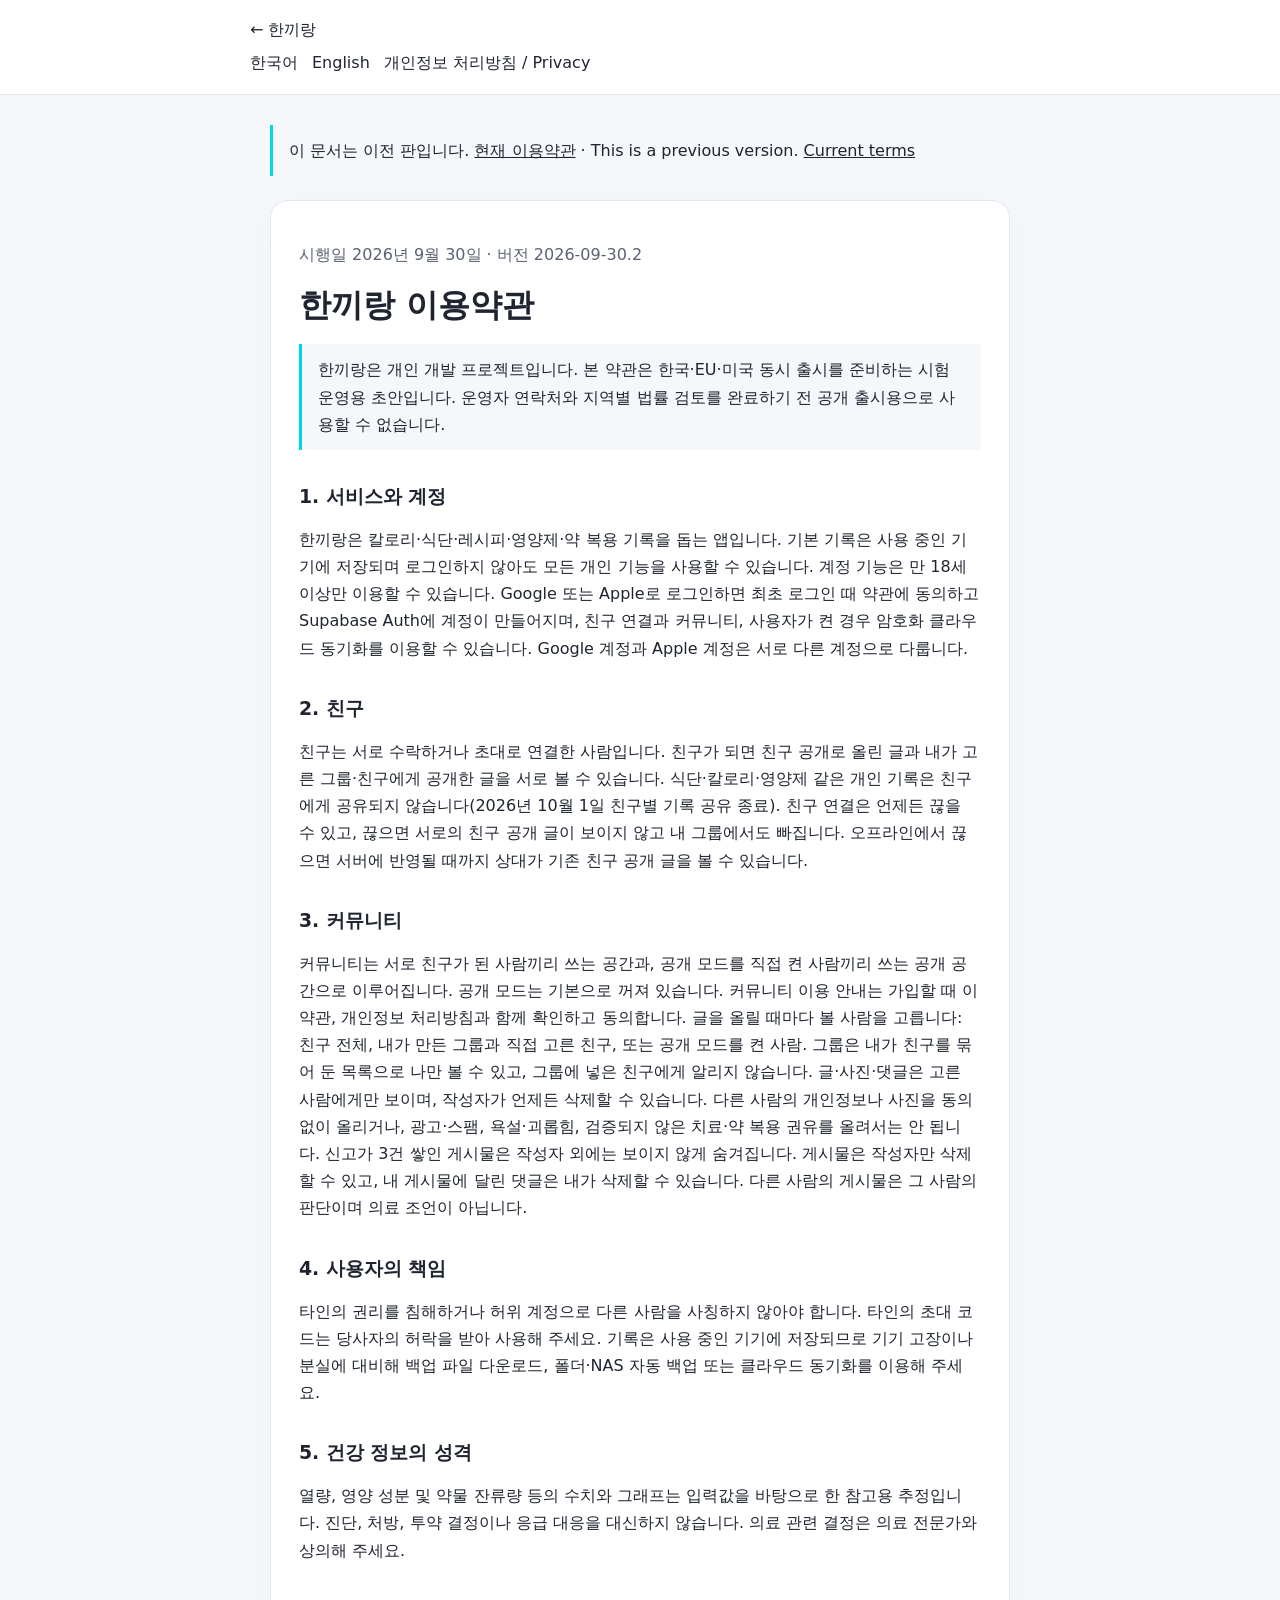
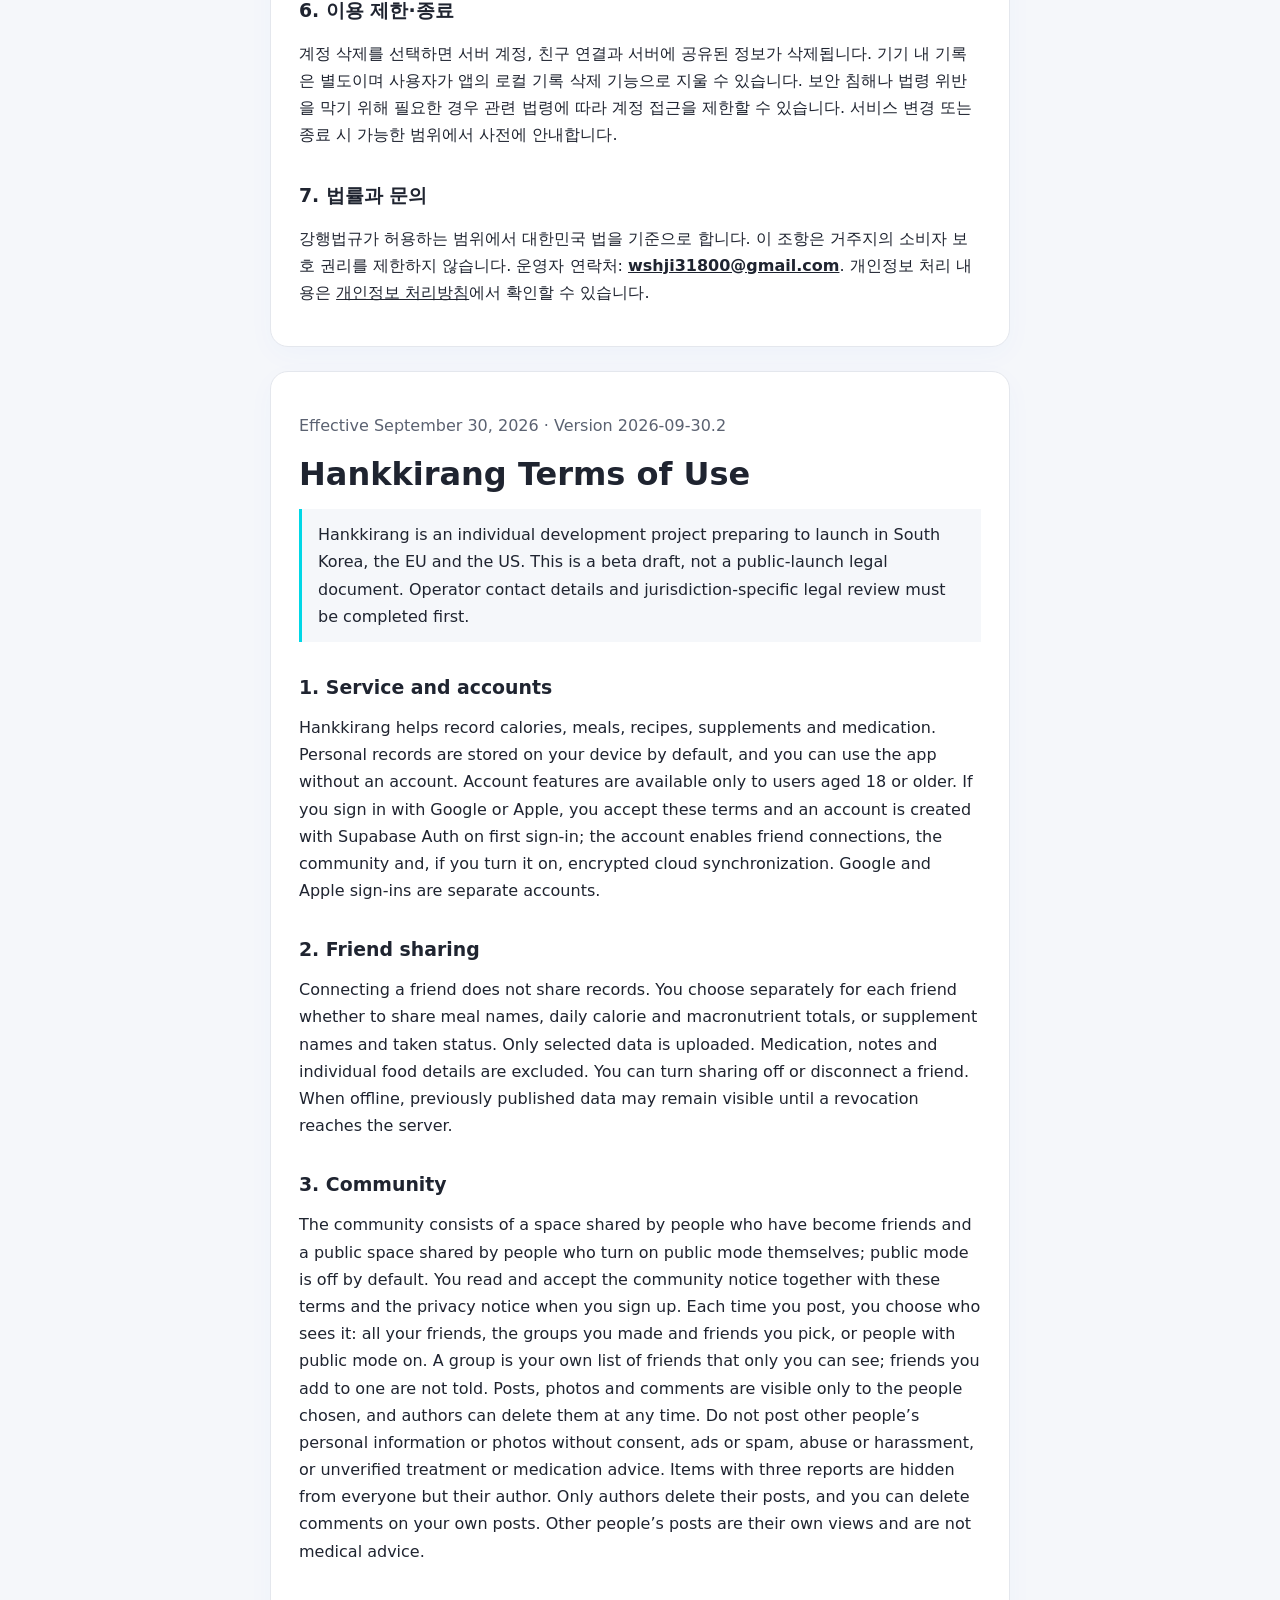
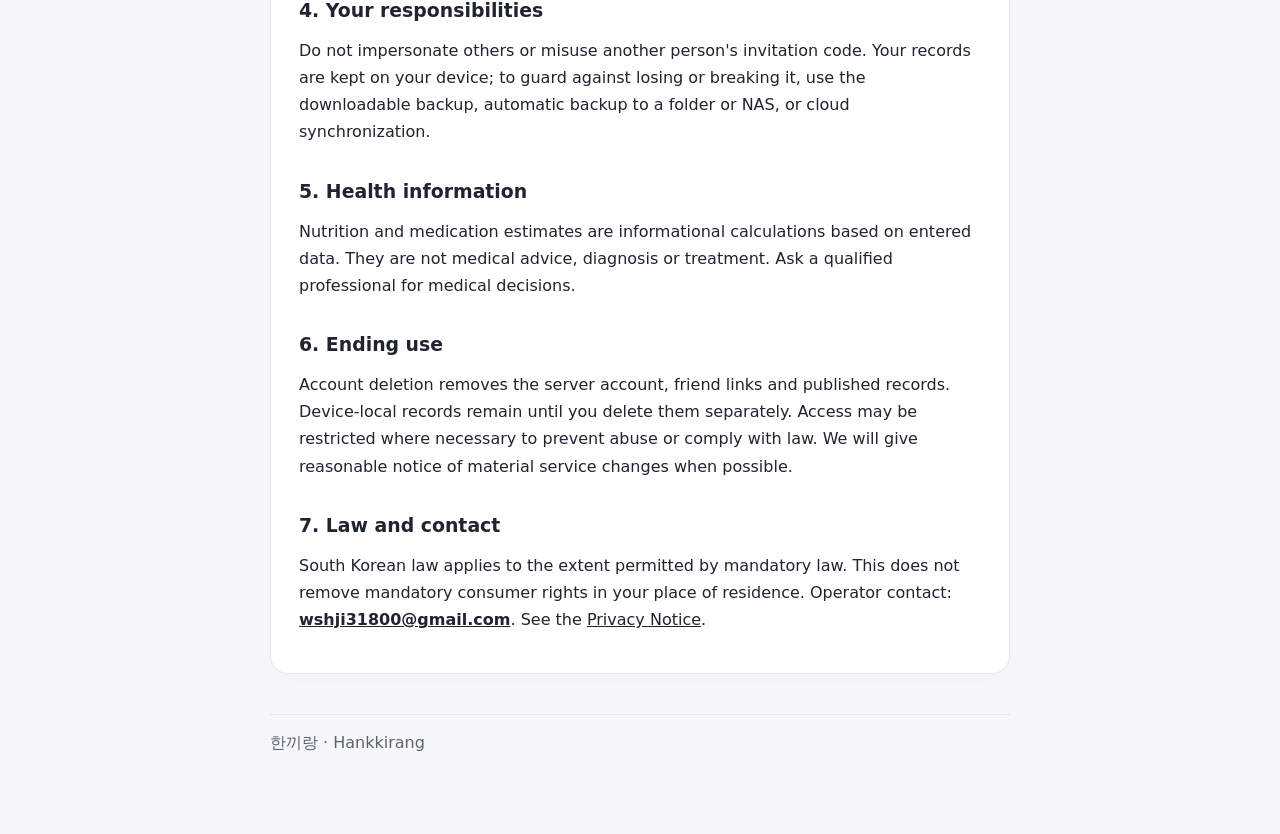
<file: terms-2026-09-30.2.html>
<!doctype html><html lang="ko"><head><meta charset="utf-8"><meta name="viewport" content="width=device-width,initial-scale=1"><title>한끼랑 이용약관 | Terms</title><link rel="stylesheet" href="tokens.css"><link rel="stylesheet" href="legal.css"></head><body><header><a href="index.html">← 한끼랑</a><nav aria-label="언어"><a href="#ko">한국어</a><a href="#en">English</a><a href="privacy.html">개인정보 처리방침 / Privacy</a></nav></header><main><p class="note">이 문서는 이전 판입니다. <a href="terms.html">현재 이용약관</a> · This is a previous version. <a href="terms.html">Current terms</a></p>
<article id="ko" lang="ko"><p class="meta">시행일 2026년 9월 30일 · 버전 2026-09-30.2</p><h1>한끼랑 이용약관</h1>
<p class="note">한끼랑은 개인 개발 프로젝트입니다. 본 약관은 한국·EU·미국 동시 출시를 준비하는 시험 운영용 초안입니다. 운영자 연락처와 지역별 법률 검토를 완료하기 전 공개 출시용으로 사용할 수 없습니다.</p>
<h2>1. 서비스와 계정</h2><p>한끼랑은 칼로리·식단·레시피·영양제·약 복용 기록을 돕는 앱입니다. 기본 기록은 사용 중인 기기에 저장되며 로그인하지 않아도 모든 개인 기능을 사용할 수 있습니다. 계정 기능은 만 18세 이상만 이용할 수 있습니다. Google 또는 Apple로 로그인하면 최초 로그인 때 약관에 동의하고 Supabase Auth에 계정이 만들어지며, 친구 연결과 커뮤니티, 사용자가 켠 경우 암호화 클라우드 동기화를 이용할 수 있습니다. Google 계정과 Apple 계정은 서로 다른 계정으로 다룹니다.</p>
<h2>2. 친구</h2><p>친구는 서로 수락하거나 초대로 연결한 사람입니다. 친구가 되면 친구 공개로 올린 글과 내가 고른 그룹·친구에게 공개한 글을 서로 볼 수 있습니다. 식단·칼로리·영양제 같은 개인 기록은 친구에게 공유되지 않습니다(2026년 10월 1일 친구별 기록 공유 종료). 친구 연결은 언제든 끊을 수 있고, 끊으면 서로의 친구 공개 글이 보이지 않고 내 그룹에서도 빠집니다. 오프라인에서 끊으면 서버에 반영될 때까지 상대가 기존 친구 공개 글을 볼 수 있습니다.</p><h2>3. 커뮤니티</h2><p>커뮤니티는 서로 친구가 된 사람끼리 쓰는 공간과, 공개 모드를 직접 켠 사람끼리 쓰는 공개 공간으로 이루어집니다. 공개 모드는 기본으로 꺼져 있습니다. 커뮤니티 이용 안내는 가입할 때 이 약관, 개인정보 처리방침과 함께 확인하고 동의합니다. 글을 올릴 때마다 볼 사람을 고릅니다: 친구 전체, 내가 만든 그룹과 직접 고른 친구, 또는 공개 모드를 켠 사람. 그룹은 내가 친구를 묶어 둔 목록으로 나만 볼 수 있고, 그룹에 넣은 친구에게 알리지 않습니다. 글·사진·댓글은 고른 사람에게만 보이며, 작성자가 언제든 삭제할 수 있습니다. 다른 사람의 개인정보나 사진을 동의 없이 올리거나, 광고·스팸, 욕설·괴롭힘, 검증되지 않은 치료·약 복용 권유를 올려서는 안 됩니다. 신고가 3건 쌓인 게시물은 작성자 외에는 보이지 않게 숨겨집니다. 게시물은 작성자만 삭제할 수 있고, 내 게시물에 달린 댓글은 내가 삭제할 수 있습니다. 다른 사람의 게시물은 그 사람의 판단이며 의료 조언이 아닙니다.</p><h2>4. 사용자의 책임</h2><p>타인의 권리를 침해하거나 허위 계정으로 다른 사람을 사칭하지 않아야 합니다. 타인의 초대 코드는 당사자의 허락을 받아 사용해 주세요. 기록은 사용 중인 기기에 저장되므로 기기 고장이나 분실에 대비해 백업 파일 다운로드, 폴더·NAS 자동 백업 또는 클라우드 동기화를 이용해 주세요.</p>
<h2>5. 건강 정보의 성격</h2><p>열량, 영양 성분 및 약물 잔류량 등의 수치와 그래프는 입력값을 바탕으로 한 참고용 추정입니다. 진단, 처방, 투약 결정이나 응급 대응을 대신하지 않습니다. 의료 관련 결정은 의료 전문가와 상의해 주세요.</p>
<h2>6. 이용 제한·종료</h2><p>계정 삭제를 선택하면 서버 계정, 친구 연결과 서버에 공유된 정보가 삭제됩니다. 기기 내 기록은 별도이며 사용자가 앱의 로컬 기록 삭제 기능으로 지울 수 있습니다. 보안 침해나 법령 위반을 막기 위해 필요한 경우 관련 법령에 따라 계정 접근을 제한할 수 있습니다. 서비스 변경 또는 종료 시 가능한 범위에서 사전에 안내합니다.</p>
<h2>7. 법률과 문의</h2><p>강행법규가 허용하는 범위에서 대한민국 법을 기준으로 합니다. 이 조항은 거주지의 소비자 보호 권리를 제한하지 않습니다. 운영자 연락처: <strong><a href="mailto:wshji31800@gmail.com">wshji31800@gmail.com</a></strong>. 개인정보 처리 내용은 <a href="privacy.html">개인정보 처리방침</a>에서 확인할 수 있습니다.</p></article>
<article id="en" lang="en"><p class="meta">Effective September 30, 2026 · Version 2026-09-30.2</p><h1>Hankkirang Terms of Use</h1><p class="note">Hankkirang is an individual development project preparing to launch in South Korea, the EU and the US. This is a beta draft, not a public-launch legal document. Operator contact details and jurisdiction-specific legal review must be completed first.</p><h2>1. Service and accounts</h2><p>Hankkirang helps record calories, meals, recipes, supplements and medication. Personal records are stored on your device by default, and you can use the app without an account. Account features are available only to users aged 18 or older. If you sign in with Google or Apple, you accept these terms and an account is created with Supabase Auth on first sign-in; the account enables friend connections, the community and, if you turn it on, encrypted cloud synchronization. Google and Apple sign-ins are separate accounts.</p><h2>2. Friend sharing</h2><p>Connecting a friend does not share records. You choose separately for each friend whether to share meal names, daily calorie and macronutrient totals, or supplement names and taken status. Only selected data is uploaded. Medication, notes and individual food details are excluded. You can turn sharing off or disconnect a friend. When offline, previously published data may remain visible until a revocation reaches the server.</p><h2>3. Community</h2><p>The community consists of a space shared by people who have become friends and a public space shared by people who turn on public mode themselves; public mode is off by default. You read and accept the community notice together with these terms and the privacy notice when you sign up. Each time you post, you choose who sees it: all your friends, the groups you made and friends you pick, or people with public mode on. A group is your own list of friends that only you can see; friends you add to one are not told. Posts, photos and comments are visible only to the people chosen, and authors can delete them at any time. Do not post other people’s personal information or photos without consent, ads or spam, abuse or harassment, or unverified treatment or medication advice. Items with three reports are hidden from everyone but their author. Only authors delete their posts, and you can delete comments on your own posts. Other people’s posts are their own views and are not medical advice.</p><h2>4. Your responsibilities</h2><p>Do not impersonate others or misuse another person's invitation code. Your records are kept on your device; to guard against losing or breaking it, use the downloadable backup, automatic backup to a folder or NAS, or cloud synchronization.</p><h2>5. Health information</h2><p>Nutrition and medication estimates are informational calculations based on entered data. They are not medical advice, diagnosis or treatment. Ask a qualified professional for medical decisions.</p><h2>6. Ending use</h2><p>Account deletion removes the server account, friend links and published records. Device-local records remain until you delete them separately. Access may be restricted where necessary to prevent abuse or comply with law. We will give reasonable notice of material service changes when possible.</p><h2>7. Law and contact</h2><p>South Korean law applies to the extent permitted by mandatory law. This does not remove mandatory consumer rights in your place of residence. Operator contact: <strong><a href="mailto:wshji31800@gmail.com">wshji31800@gmail.com</a></strong>. See the <a href="privacy.html">Privacy Notice</a>.</p></article><footer>한끼랑 · Hankkirang</footer></main></body></html>
</file>
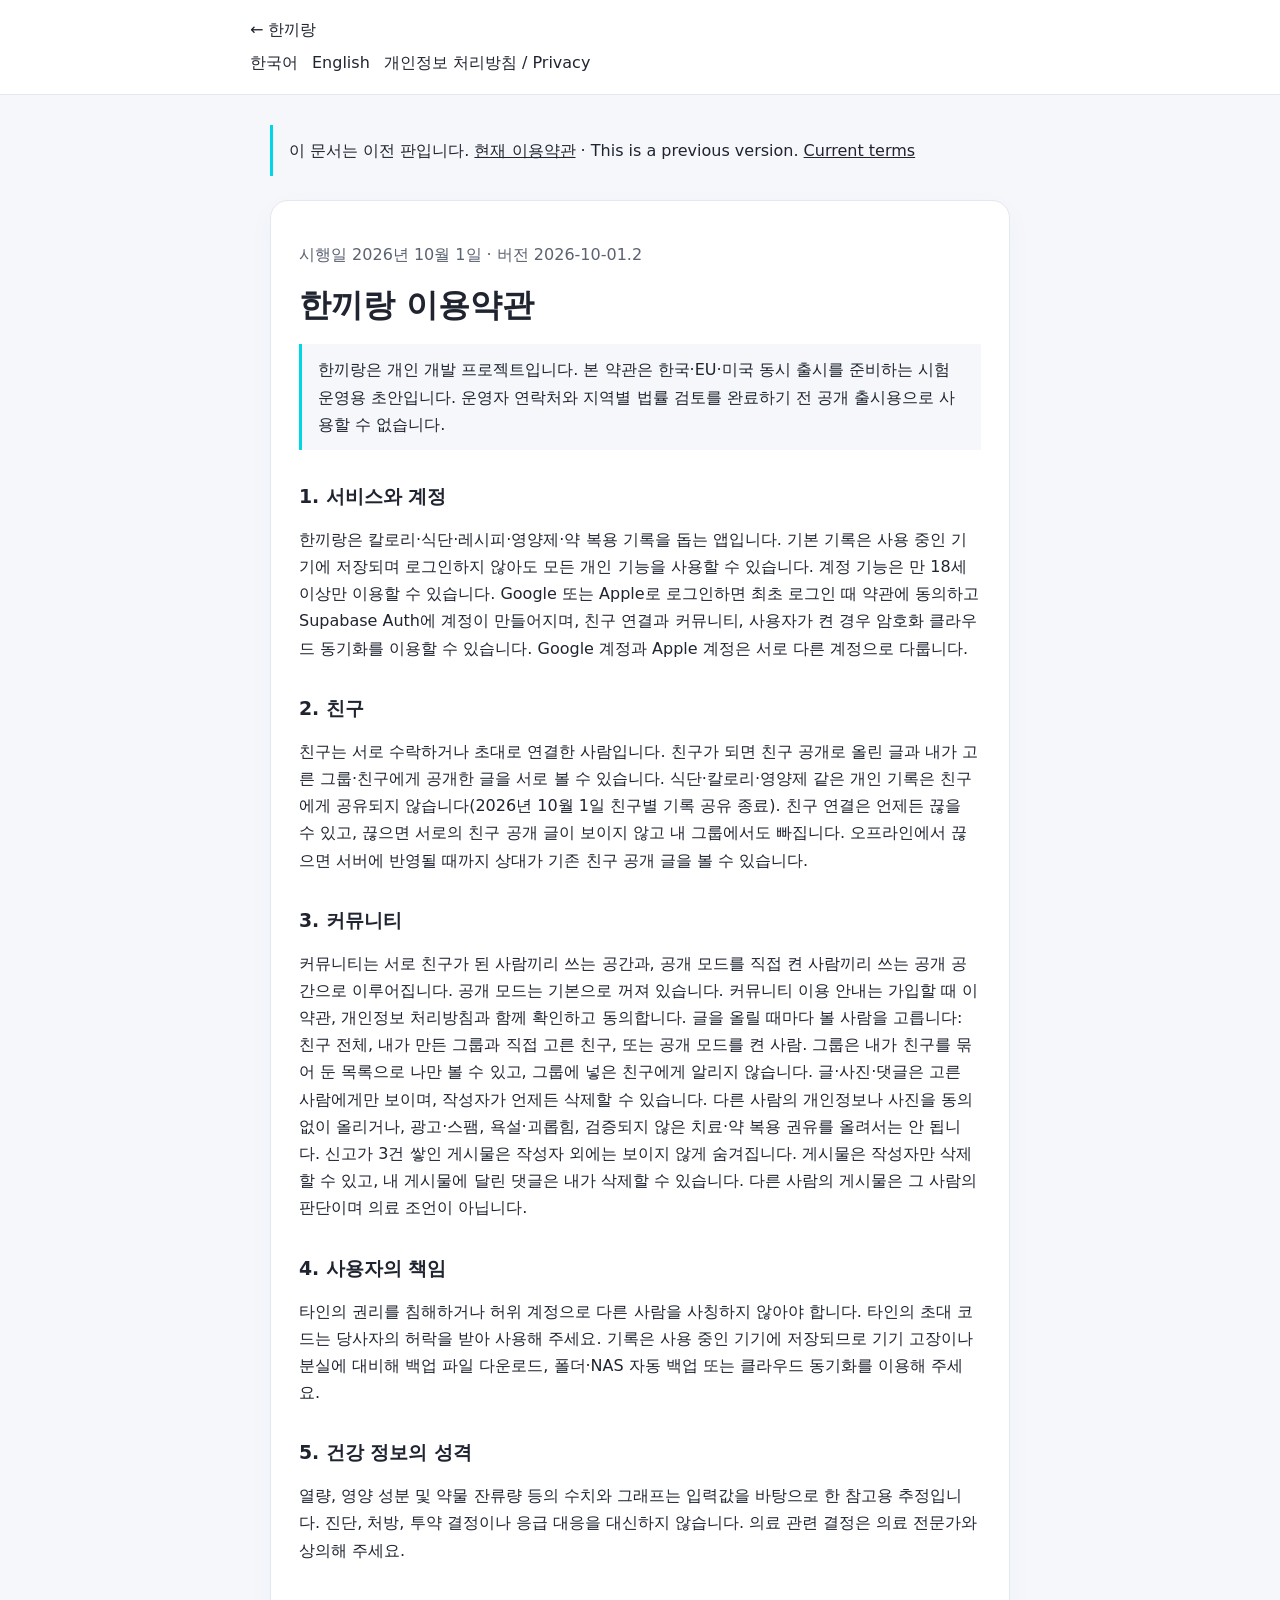
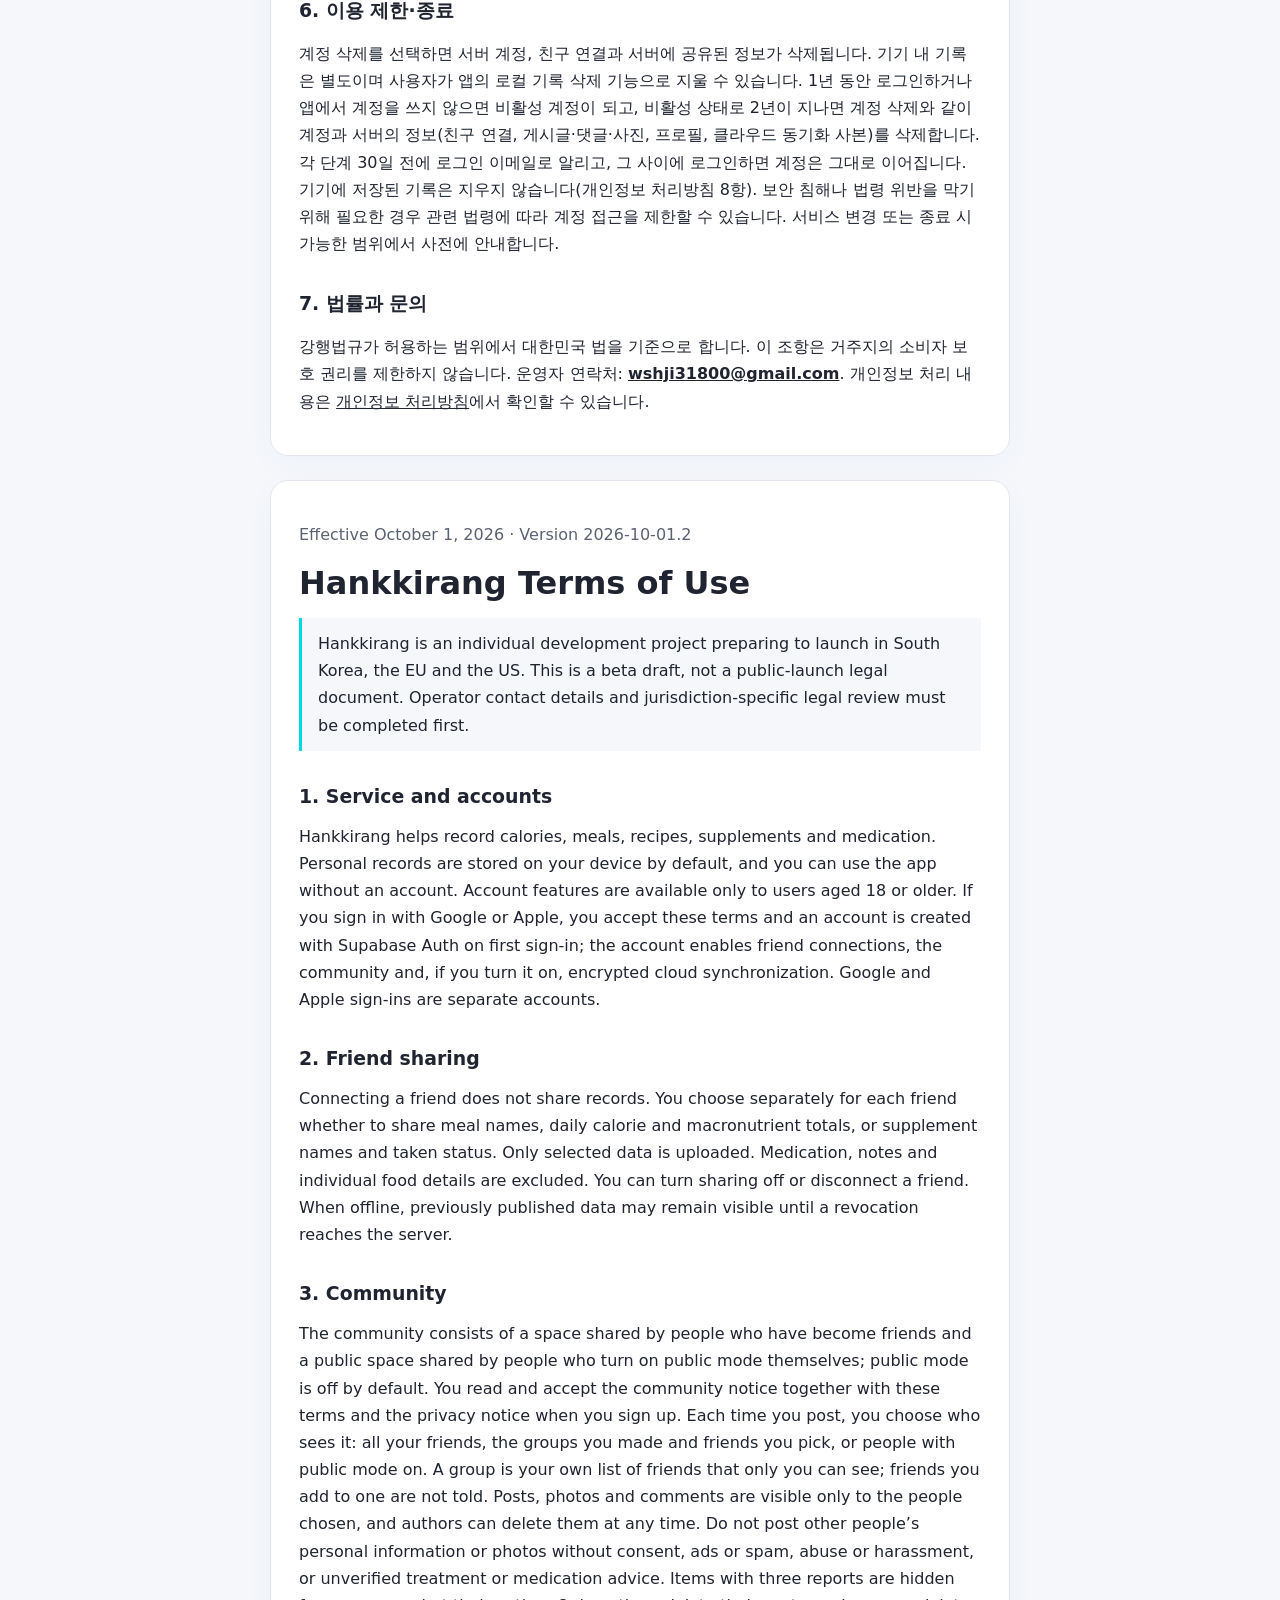
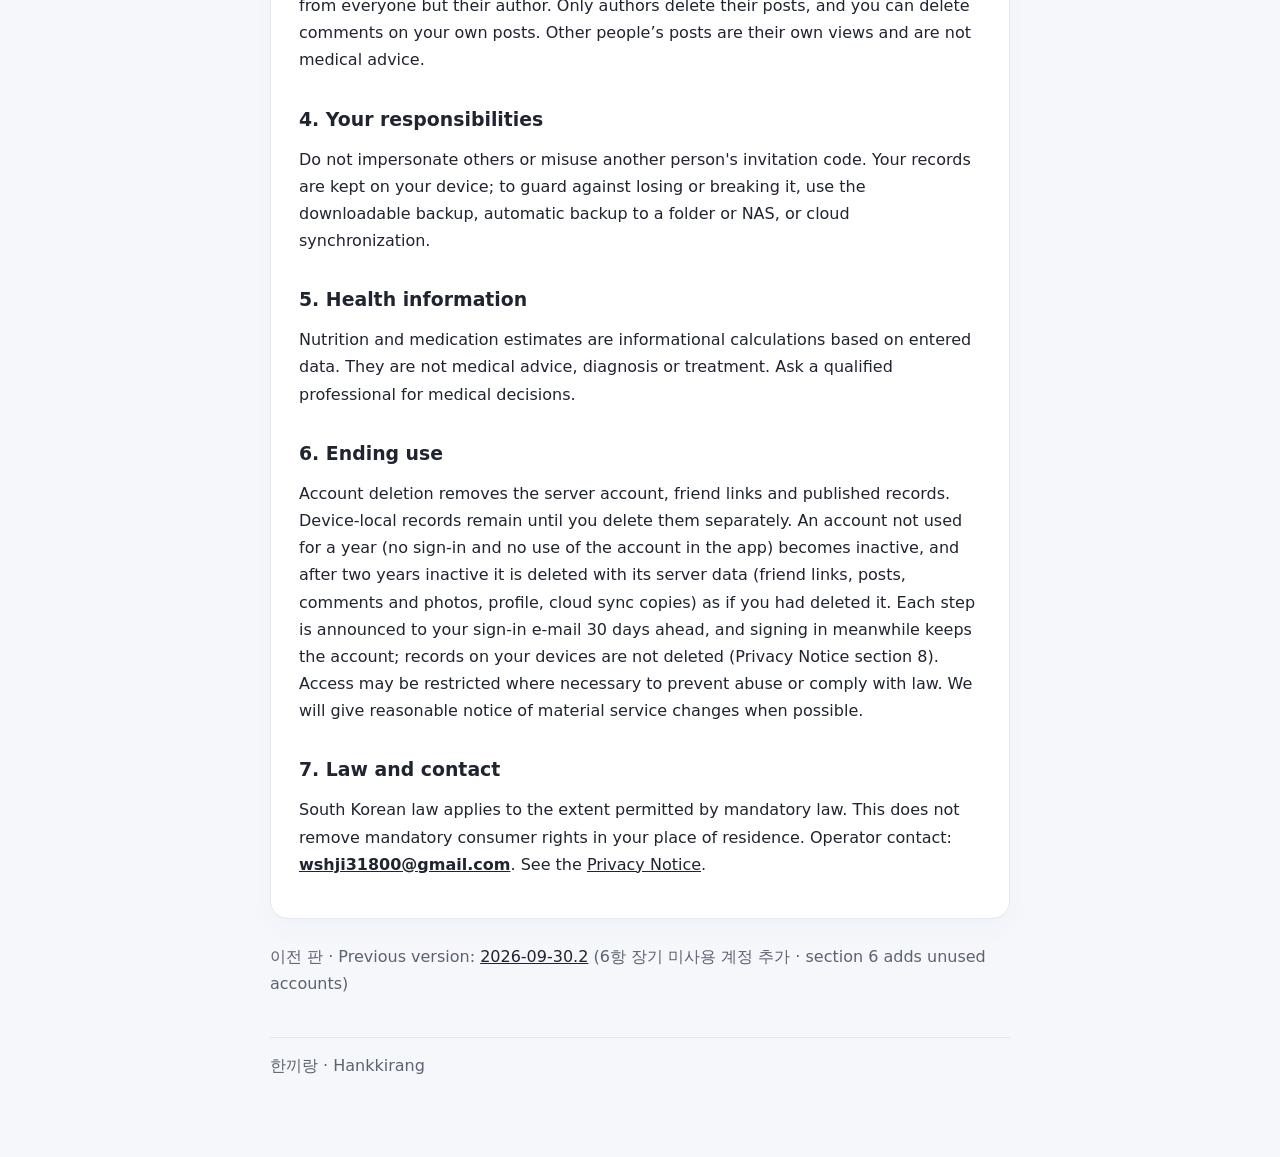
<file: terms-2026-10-01.2.html>
<!doctype html><html lang="ko"><head><meta charset="utf-8"><meta name="viewport" content="width=device-width,initial-scale=1"><title>한끼랑 이용약관 | Terms</title><link rel="stylesheet" href="tokens.css"><link rel="stylesheet" href="legal.css"></head><body><header><a href="index.html">← 한끼랑</a><nav aria-label="언어"><a href="#ko">한국어</a><a href="#en">English</a><a href="privacy.html">개인정보 처리방침 / Privacy</a></nav></header><main><p class="note">이 문서는 이전 판입니다. <a href="terms.html">현재 이용약관</a> · This is a previous version. <a href="terms.html">Current terms</a></p>
<article id="ko" lang="ko"><p class="meta">시행일 2026년 10월 1일 · 버전 2026-10-01.2</p><h1>한끼랑 이용약관</h1>
<p class="note">한끼랑은 개인 개발 프로젝트입니다. 본 약관은 한국·EU·미국 동시 출시를 준비하는 시험 운영용 초안입니다. 운영자 연락처와 지역별 법률 검토를 완료하기 전 공개 출시용으로 사용할 수 없습니다.</p>
<h2>1. 서비스와 계정</h2><p>한끼랑은 칼로리·식단·레시피·영양제·약 복용 기록을 돕는 앱입니다. 기본 기록은 사용 중인 기기에 저장되며 로그인하지 않아도 모든 개인 기능을 사용할 수 있습니다. 계정 기능은 만 18세 이상만 이용할 수 있습니다. Google 또는 Apple로 로그인하면 최초 로그인 때 약관에 동의하고 Supabase Auth에 계정이 만들어지며, 친구 연결과 커뮤니티, 사용자가 켠 경우 암호화 클라우드 동기화를 이용할 수 있습니다. Google 계정과 Apple 계정은 서로 다른 계정으로 다룹니다.</p>
<h2>2. 친구</h2><p>친구는 서로 수락하거나 초대로 연결한 사람입니다. 친구가 되면 친구 공개로 올린 글과 내가 고른 그룹·친구에게 공개한 글을 서로 볼 수 있습니다. 식단·칼로리·영양제 같은 개인 기록은 친구에게 공유되지 않습니다(2026년 10월 1일 친구별 기록 공유 종료). 친구 연결은 언제든 끊을 수 있고, 끊으면 서로의 친구 공개 글이 보이지 않고 내 그룹에서도 빠집니다. 오프라인에서 끊으면 서버에 반영될 때까지 상대가 기존 친구 공개 글을 볼 수 있습니다.</p><h2>3. 커뮤니티</h2><p>커뮤니티는 서로 친구가 된 사람끼리 쓰는 공간과, 공개 모드를 직접 켠 사람끼리 쓰는 공개 공간으로 이루어집니다. 공개 모드는 기본으로 꺼져 있습니다. 커뮤니티 이용 안내는 가입할 때 이 약관, 개인정보 처리방침과 함께 확인하고 동의합니다. 글을 올릴 때마다 볼 사람을 고릅니다: 친구 전체, 내가 만든 그룹과 직접 고른 친구, 또는 공개 모드를 켠 사람. 그룹은 내가 친구를 묶어 둔 목록으로 나만 볼 수 있고, 그룹에 넣은 친구에게 알리지 않습니다. 글·사진·댓글은 고른 사람에게만 보이며, 작성자가 언제든 삭제할 수 있습니다. 다른 사람의 개인정보나 사진을 동의 없이 올리거나, 광고·스팸, 욕설·괴롭힘, 검증되지 않은 치료·약 복용 권유를 올려서는 안 됩니다. 신고가 3건 쌓인 게시물은 작성자 외에는 보이지 않게 숨겨집니다. 게시물은 작성자만 삭제할 수 있고, 내 게시물에 달린 댓글은 내가 삭제할 수 있습니다. 다른 사람의 게시물은 그 사람의 판단이며 의료 조언이 아닙니다.</p><h2>4. 사용자의 책임</h2><p>타인의 권리를 침해하거나 허위 계정으로 다른 사람을 사칭하지 않아야 합니다. 타인의 초대 코드는 당사자의 허락을 받아 사용해 주세요. 기록은 사용 중인 기기에 저장되므로 기기 고장이나 분실에 대비해 백업 파일 다운로드, 폴더·NAS 자동 백업 또는 클라우드 동기화를 이용해 주세요.</p>
<h2>5. 건강 정보의 성격</h2><p>열량, 영양 성분 및 약물 잔류량 등의 수치와 그래프는 입력값을 바탕으로 한 참고용 추정입니다. 진단, 처방, 투약 결정이나 응급 대응을 대신하지 않습니다. 의료 관련 결정은 의료 전문가와 상의해 주세요.</p>
<h2>6. 이용 제한·종료</h2><p>계정 삭제를 선택하면 서버 계정, 친구 연결과 서버에 공유된 정보가 삭제됩니다. 기기 내 기록은 별도이며 사용자가 앱의 로컬 기록 삭제 기능으로 지울 수 있습니다. 1년 동안 로그인하거나 앱에서 계정을 쓰지 않으면 비활성 계정이 되고, 비활성 상태로 2년이 지나면 계정 삭제와 같이 계정과 서버의 정보(친구 연결, 게시글·댓글·사진, 프로필, 클라우드 동기화 사본)를 삭제합니다. 각 단계 30일 전에 로그인 이메일로 알리고, 그 사이에 로그인하면 계정은 그대로 이어집니다. 기기에 저장된 기록은 지우지 않습니다(개인정보 처리방침 8항). 보안 침해나 법령 위반을 막기 위해 필요한 경우 관련 법령에 따라 계정 접근을 제한할 수 있습니다. 서비스 변경 또는 종료 시 가능한 범위에서 사전에 안내합니다.</p>
<h2>7. 법률과 문의</h2><p>강행법규가 허용하는 범위에서 대한민국 법을 기준으로 합니다. 이 조항은 거주지의 소비자 보호 권리를 제한하지 않습니다. 운영자 연락처: <strong><a href="mailto:wshji31800@gmail.com">wshji31800@gmail.com</a></strong>. 개인정보 처리 내용은 <a href="privacy.html">개인정보 처리방침</a>에서 확인할 수 있습니다.</p></article>
<article id="en" lang="en"><p class="meta">Effective October 1, 2026 · Version 2026-10-01.2</p><h1>Hankkirang Terms of Use</h1><p class="note">Hankkirang is an individual development project preparing to launch in South Korea, the EU and the US. This is a beta draft, not a public-launch legal document. Operator contact details and jurisdiction-specific legal review must be completed first.</p><h2>1. Service and accounts</h2><p>Hankkirang helps record calories, meals, recipes, supplements and medication. Personal records are stored on your device by default, and you can use the app without an account. Account features are available only to users aged 18 or older. If you sign in with Google or Apple, you accept these terms and an account is created with Supabase Auth on first sign-in; the account enables friend connections, the community and, if you turn it on, encrypted cloud synchronization. Google and Apple sign-ins are separate accounts.</p><h2>2. Friend sharing</h2><p>Connecting a friend does not share records. You choose separately for each friend whether to share meal names, daily calorie and macronutrient totals, or supplement names and taken status. Only selected data is uploaded. Medication, notes and individual food details are excluded. You can turn sharing off or disconnect a friend. When offline, previously published data may remain visible until a revocation reaches the server.</p><h2>3. Community</h2><p>The community consists of a space shared by people who have become friends and a public space shared by people who turn on public mode themselves; public mode is off by default. You read and accept the community notice together with these terms and the privacy notice when you sign up. Each time you post, you choose who sees it: all your friends, the groups you made and friends you pick, or people with public mode on. A group is your own list of friends that only you can see; friends you add to one are not told. Posts, photos and comments are visible only to the people chosen, and authors can delete them at any time. Do not post other people’s personal information or photos without consent, ads or spam, abuse or harassment, or unverified treatment or medication advice. Items with three reports are hidden from everyone but their author. Only authors delete their posts, and you can delete comments on your own posts. Other people’s posts are their own views and are not medical advice.</p><h2>4. Your responsibilities</h2><p>Do not impersonate others or misuse another person's invitation code. Your records are kept on your device; to guard against losing or breaking it, use the downloadable backup, automatic backup to a folder or NAS, or cloud synchronization.</p><h2>5. Health information</h2><p>Nutrition and medication estimates are informational calculations based on entered data. They are not medical advice, diagnosis or treatment. Ask a qualified professional for medical decisions.</p><h2>6. Ending use</h2><p>Account deletion removes the server account, friend links and published records. Device-local records remain until you delete them separately. An account not used for a year (no sign-in and no use of the account in the app) becomes inactive, and after two years inactive it is deleted with its server data (friend links, posts, comments and photos, profile, cloud sync copies) as if you had deleted it. Each step is announced to your sign-in e-mail 30 days ahead, and signing in meanwhile keeps the account; records on your devices are not deleted (Privacy Notice section 8). Access may be restricted where necessary to prevent abuse or comply with law. We will give reasonable notice of material service changes when possible.</p><h2>7. Law and contact</h2><p>South Korean law applies to the extent permitted by mandatory law. This does not remove mandatory consumer rights in your place of residence. Operator contact: <strong><a href="mailto:wshji31800@gmail.com">wshji31800@gmail.com</a></strong>. See the <a href="privacy.html">Privacy Notice</a>.</p></article><p class="meta">이전 판 · Previous version: <a href="https://wshji31800.github.io/hankkirang/terms-2026-09-30.2.html" target="_blank" rel="noopener">2026-09-30.2</a> (6항 장기 미사용 계정 추가 · section 6 adds unused accounts)</p><footer>한끼랑 · Hankkirang</footer></main></body></html>
</file>
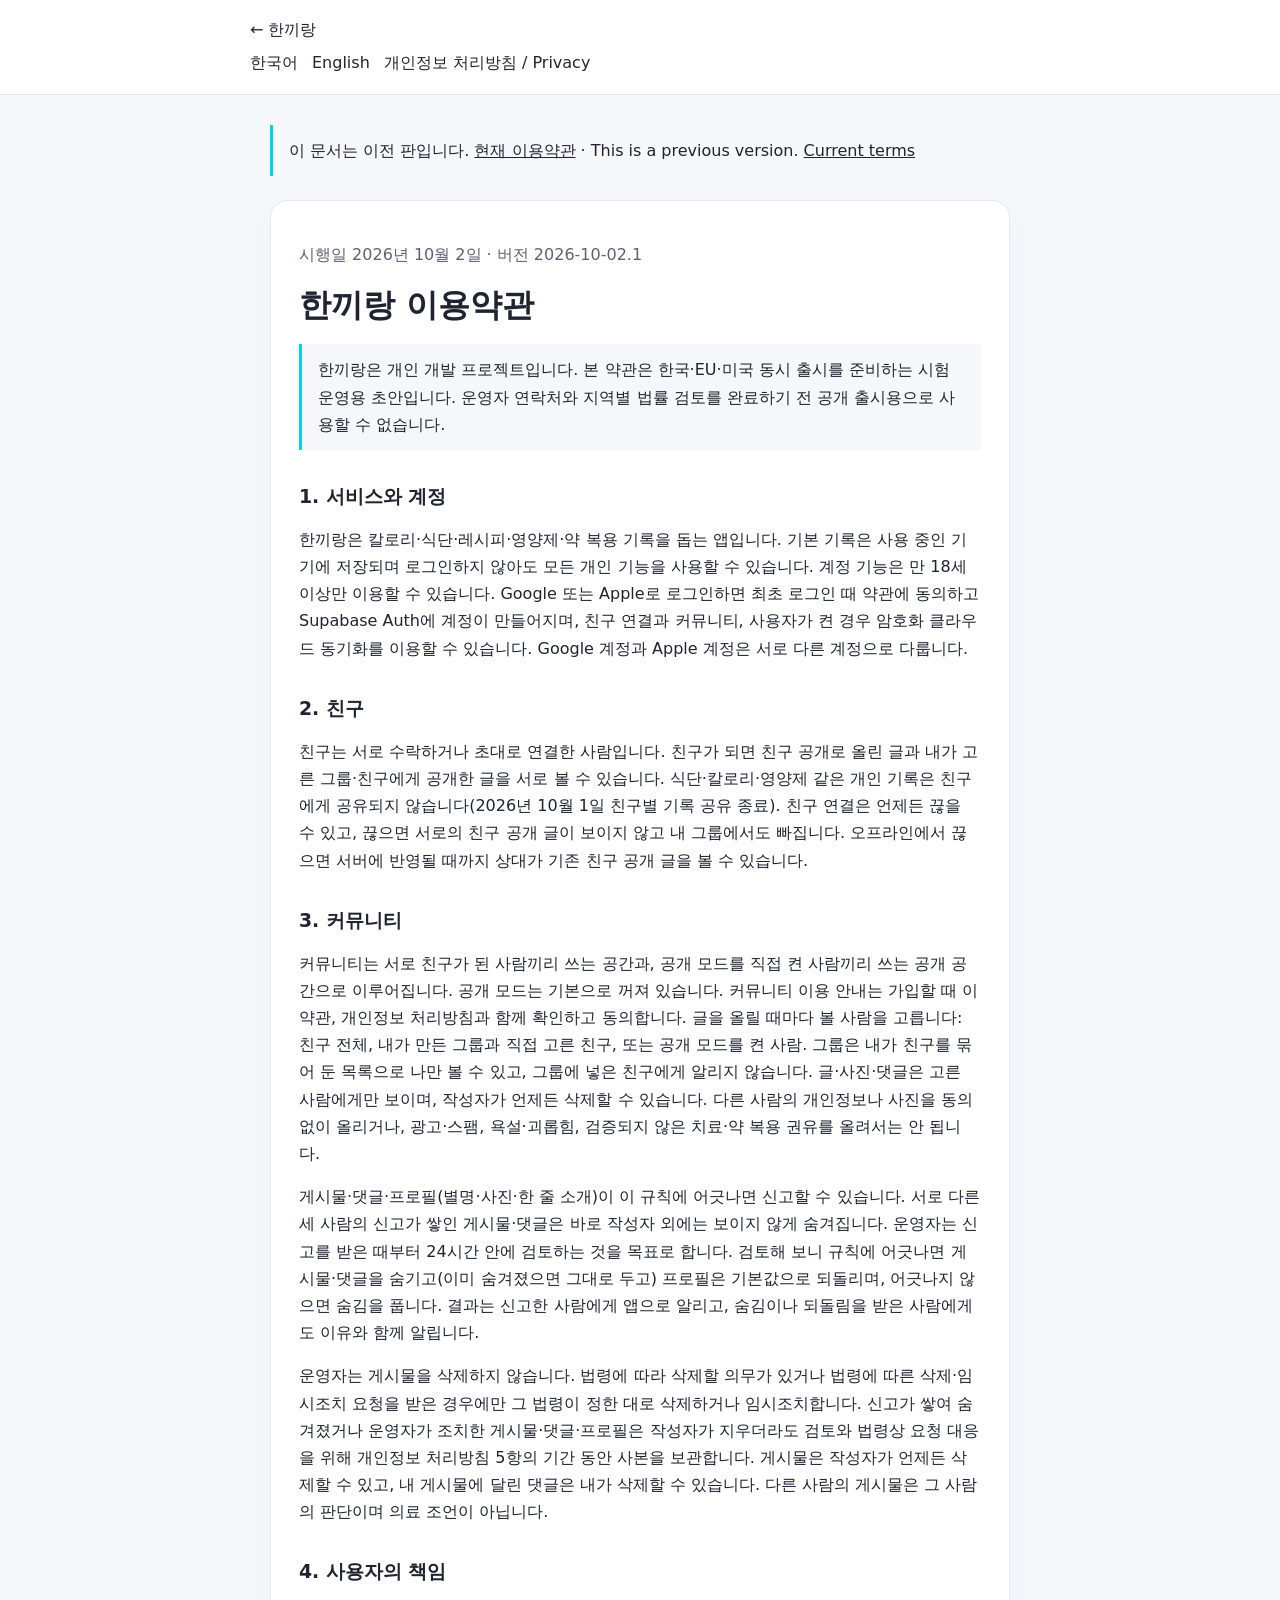
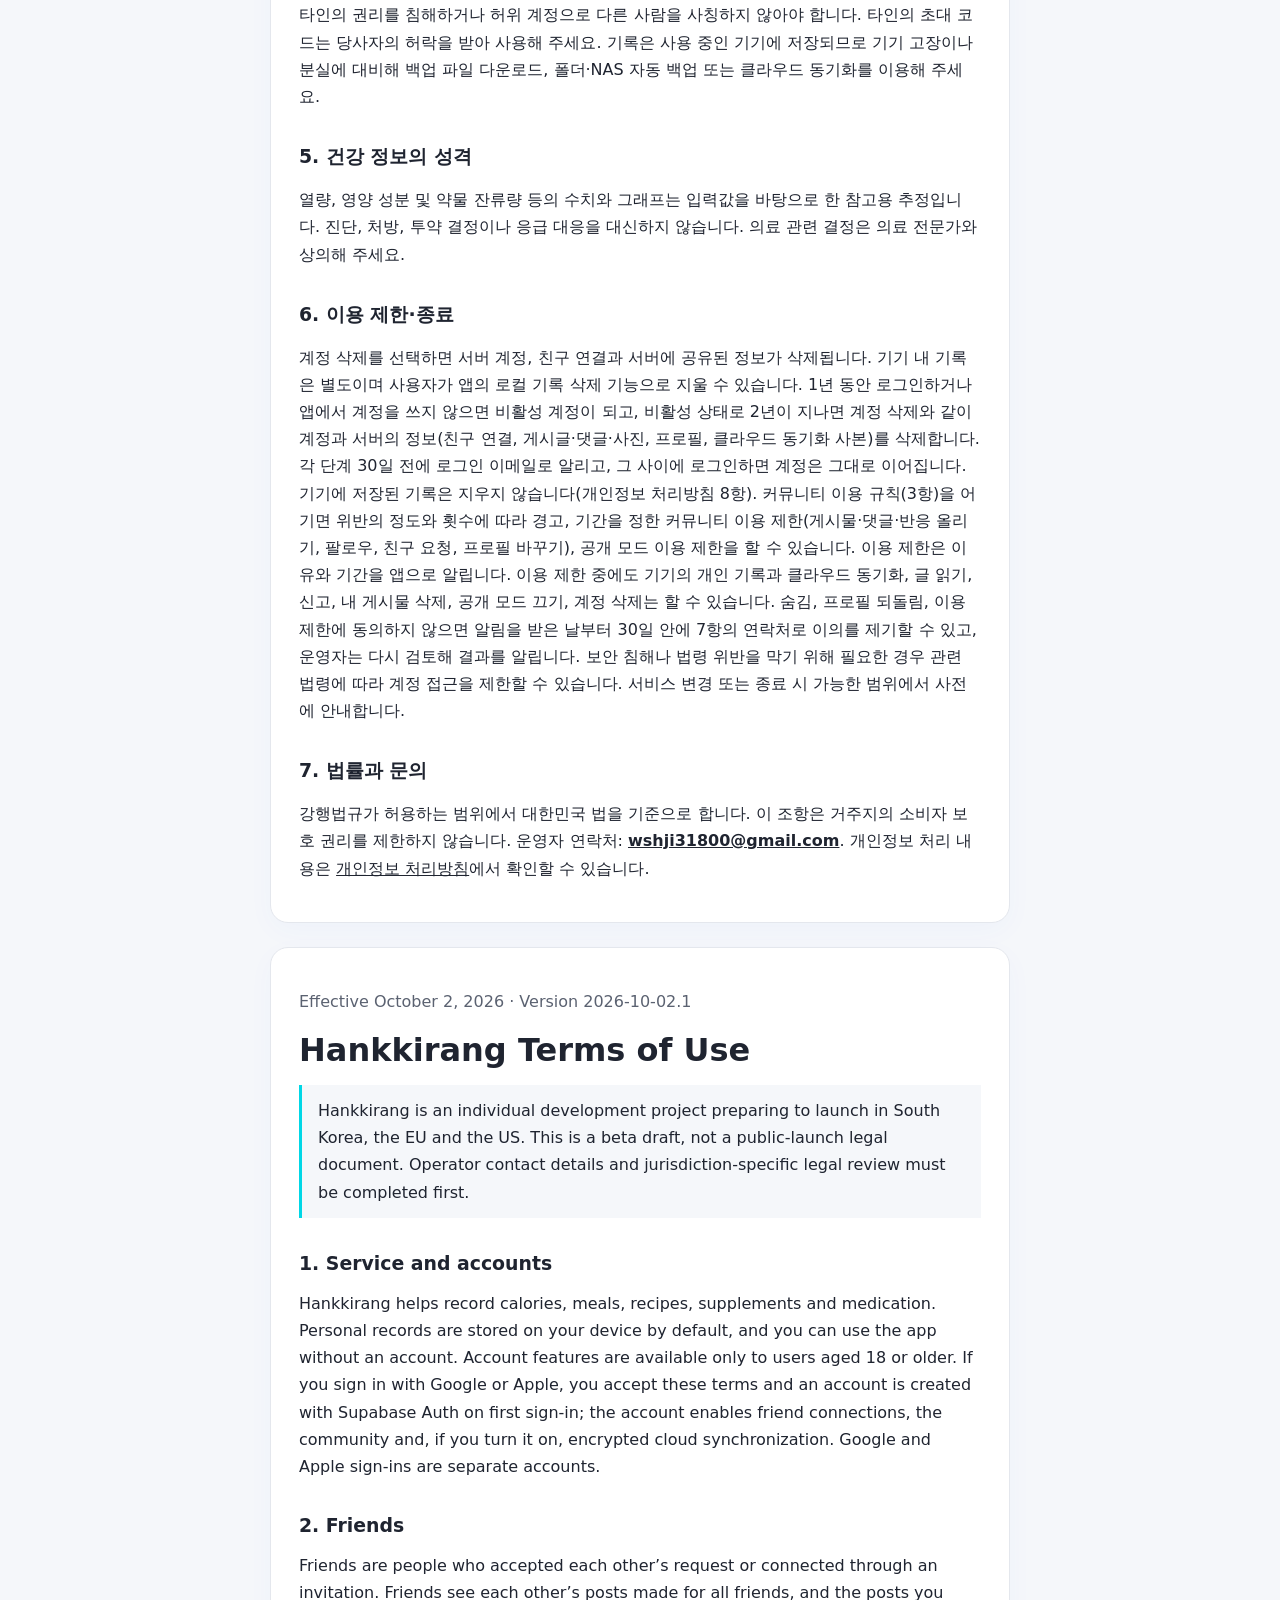
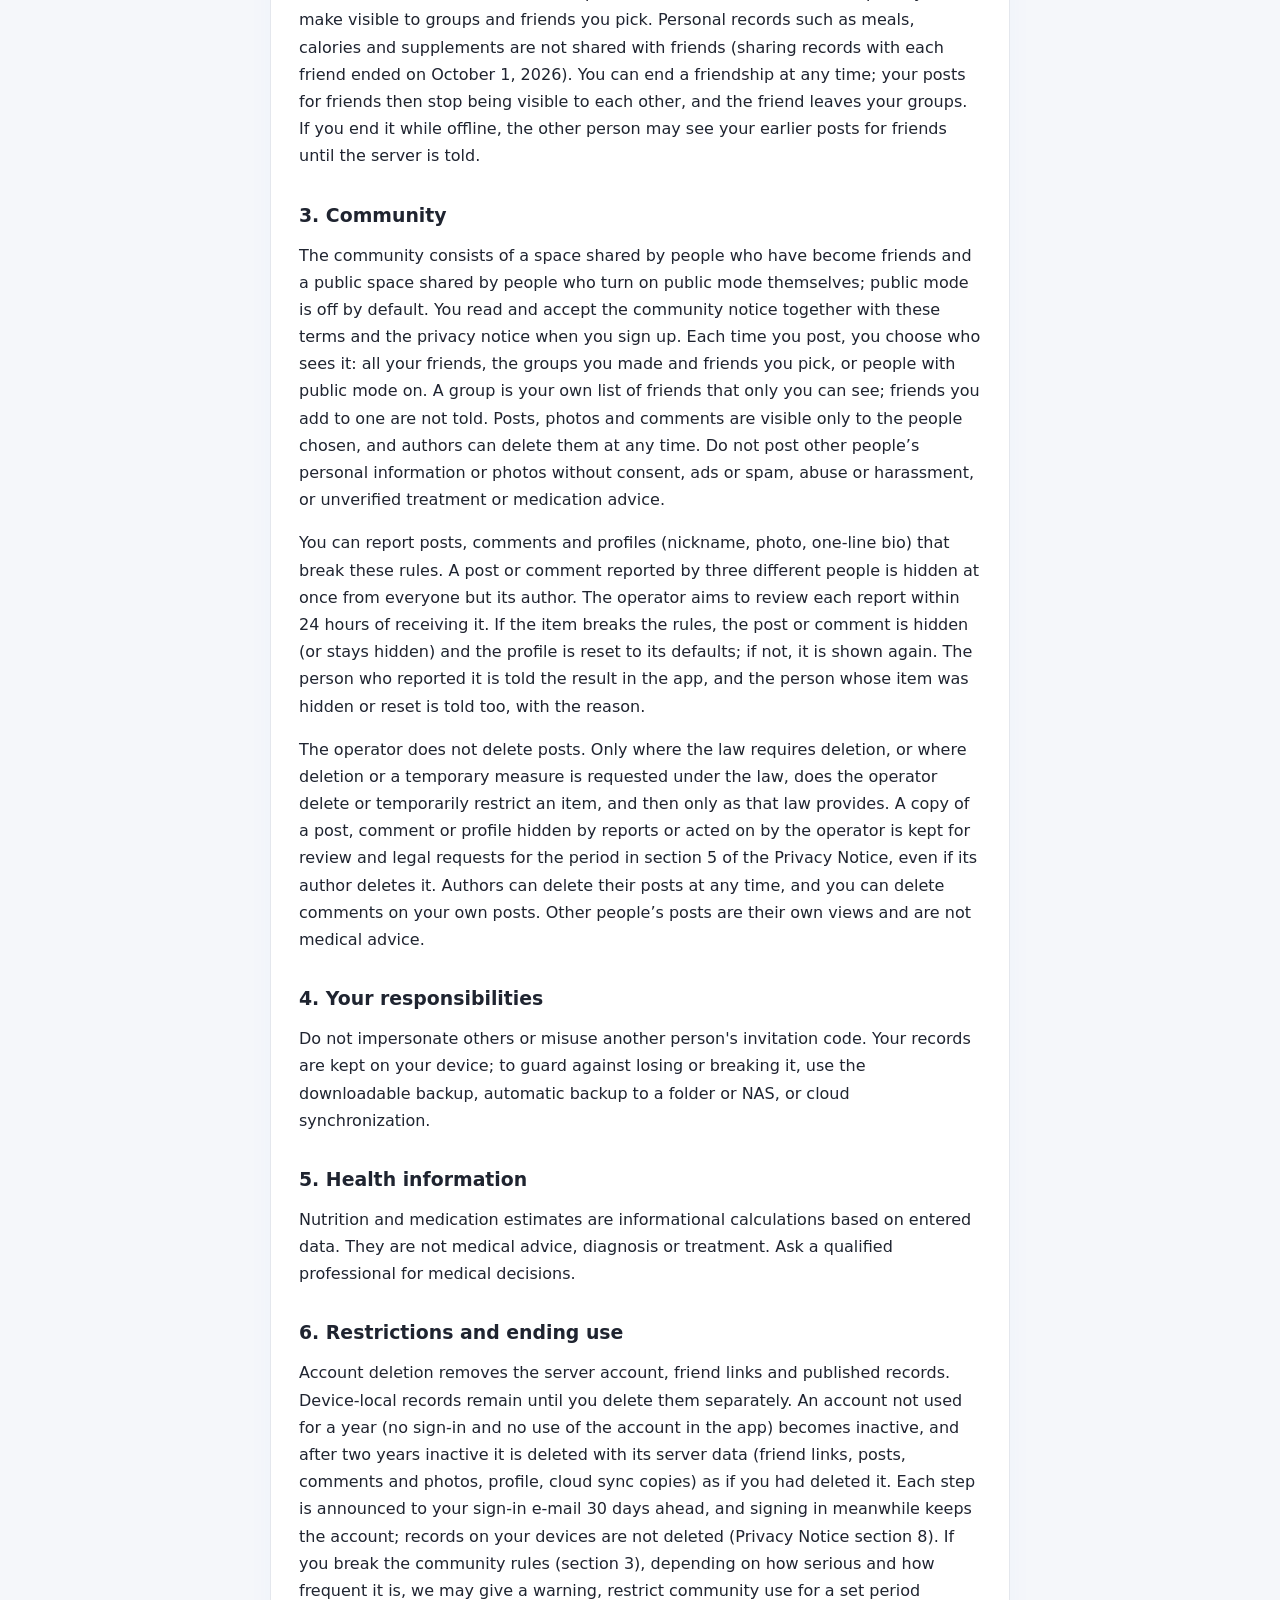
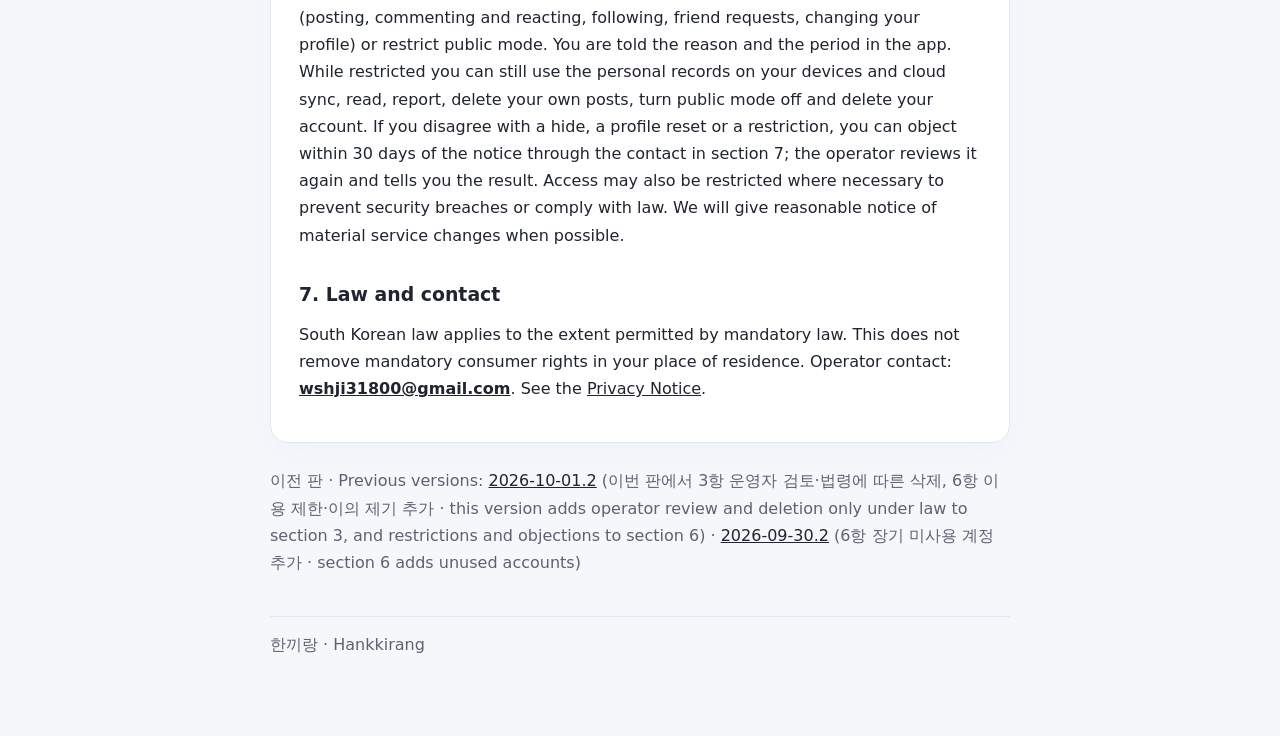
<file: terms-2026-10-02.1.html>
<!doctype html><html lang="ko"><head><meta charset="utf-8"><meta name="viewport" content="width=device-width,initial-scale=1"><title>한끼랑 이용약관 | Terms</title><link rel="stylesheet" href="tokens.css"><link rel="stylesheet" href="legal.css"></head><body><header><a href="index.html">← 한끼랑</a><nav aria-label="언어"><a href="#ko">한국어</a><a href="#en">English</a><a href="privacy.html">개인정보 처리방침 / Privacy</a></nav></header><main><p class="note">이 문서는 이전 판입니다. <a href="terms.html">현재 이용약관</a> · This is a previous version. <a href="terms.html">Current terms</a></p>
<article id="ko" lang="ko"><p class="meta">시행일 2026년 10월 2일 · 버전 2026-10-02.1</p><h1>한끼랑 이용약관</h1>
<p class="note">한끼랑은 개인 개발 프로젝트입니다. 본 약관은 한국·EU·미국 동시 출시를 준비하는 시험 운영용 초안입니다. 운영자 연락처와 지역별 법률 검토를 완료하기 전 공개 출시용으로 사용할 수 없습니다.</p>
<h2>1. 서비스와 계정</h2><p>한끼랑은 칼로리·식단·레시피·영양제·약 복용 기록을 돕는 앱입니다. 기본 기록은 사용 중인 기기에 저장되며 로그인하지 않아도 모든 개인 기능을 사용할 수 있습니다. 계정 기능은 만 18세 이상만 이용할 수 있습니다. Google 또는 Apple로 로그인하면 최초 로그인 때 약관에 동의하고 Supabase Auth에 계정이 만들어지며, 친구 연결과 커뮤니티, 사용자가 켠 경우 암호화 클라우드 동기화를 이용할 수 있습니다. Google 계정과 Apple 계정은 서로 다른 계정으로 다룹니다.</p>
<h2>2. 친구</h2><p>친구는 서로 수락하거나 초대로 연결한 사람입니다. 친구가 되면 친구 공개로 올린 글과 내가 고른 그룹·친구에게 공개한 글을 서로 볼 수 있습니다. 식단·칼로리·영양제 같은 개인 기록은 친구에게 공유되지 않습니다(2026년 10월 1일 친구별 기록 공유 종료). 친구 연결은 언제든 끊을 수 있고, 끊으면 서로의 친구 공개 글이 보이지 않고 내 그룹에서도 빠집니다. 오프라인에서 끊으면 서버에 반영될 때까지 상대가 기존 친구 공개 글을 볼 수 있습니다.</p><h2>3. 커뮤니티</h2><p>커뮤니티는 서로 친구가 된 사람끼리 쓰는 공간과, 공개 모드를 직접 켠 사람끼리 쓰는 공개 공간으로 이루어집니다. 공개 모드는 기본으로 꺼져 있습니다. 커뮤니티 이용 안내는 가입할 때 이 약관, 개인정보 처리방침과 함께 확인하고 동의합니다. 글을 올릴 때마다 볼 사람을 고릅니다: 친구 전체, 내가 만든 그룹과 직접 고른 친구, 또는 공개 모드를 켠 사람. 그룹은 내가 친구를 묶어 둔 목록으로 나만 볼 수 있고, 그룹에 넣은 친구에게 알리지 않습니다. 글·사진·댓글은 고른 사람에게만 보이며, 작성자가 언제든 삭제할 수 있습니다. 다른 사람의 개인정보나 사진을 동의 없이 올리거나, 광고·스팸, 욕설·괴롭힘, 검증되지 않은 치료·약 복용 권유를 올려서는 안 됩니다.</p><p>게시물·댓글·프로필(별명·사진·한 줄 소개)이 이 규칙에 어긋나면 신고할 수 있습니다. 서로 다른 세 사람의 신고가 쌓인 게시물·댓글은 바로 작성자 외에는 보이지 않게 숨겨집니다. 운영자는 신고를 받은 때부터 24시간 안에 검토하는 것을 목표로 합니다. 검토해 보니 규칙에 어긋나면 게시물·댓글을 숨기고(이미 숨겨졌으면 그대로 두고) 프로필은 기본값으로 되돌리며, 어긋나지 않으면 숨김을 풉니다. 결과는 신고한 사람에게 앱으로 알리고, 숨김이나 되돌림을 받은 사람에게도 이유와 함께 알립니다.</p><p>운영자는 게시물을 삭제하지 않습니다. 법령에 따라 삭제할 의무가 있거나 법령에 따른 삭제·임시조치 요청을 받은 경우에만 그 법령이 정한 대로 삭제하거나 임시조치합니다. 신고가 쌓여 숨겨졌거나 운영자가 조치한 게시물·댓글·프로필은 작성자가 지우더라도 검토와 법령상 요청 대응을 위해 개인정보 처리방침 5항의 기간 동안 사본을 보관합니다. 게시물은 작성자가 언제든 삭제할 수 있고, 내 게시물에 달린 댓글은 내가 삭제할 수 있습니다. 다른 사람의 게시물은 그 사람의 판단이며 의료 조언이 아닙니다.</p><h2>4. 사용자의 책임</h2><p>타인의 권리를 침해하거나 허위 계정으로 다른 사람을 사칭하지 않아야 합니다. 타인의 초대 코드는 당사자의 허락을 받아 사용해 주세요. 기록은 사용 중인 기기에 저장되므로 기기 고장이나 분실에 대비해 백업 파일 다운로드, 폴더·NAS 자동 백업 또는 클라우드 동기화를 이용해 주세요.</p>
<h2>5. 건강 정보의 성격</h2><p>열량, 영양 성분 및 약물 잔류량 등의 수치와 그래프는 입력값을 바탕으로 한 참고용 추정입니다. 진단, 처방, 투약 결정이나 응급 대응을 대신하지 않습니다. 의료 관련 결정은 의료 전문가와 상의해 주세요.</p>
<h2>6. 이용 제한·종료</h2><p>계정 삭제를 선택하면 서버 계정, 친구 연결과 서버에 공유된 정보가 삭제됩니다. 기기 내 기록은 별도이며 사용자가 앱의 로컬 기록 삭제 기능으로 지울 수 있습니다. 1년 동안 로그인하거나 앱에서 계정을 쓰지 않으면 비활성 계정이 되고, 비활성 상태로 2년이 지나면 계정 삭제와 같이 계정과 서버의 정보(친구 연결, 게시글·댓글·사진, 프로필, 클라우드 동기화 사본)를 삭제합니다. 각 단계 30일 전에 로그인 이메일로 알리고, 그 사이에 로그인하면 계정은 그대로 이어집니다. 기기에 저장된 기록은 지우지 않습니다(개인정보 처리방침 8항). 커뮤니티 이용 규칙(3항)을 어기면 위반의 정도와 횟수에 따라 경고, 기간을 정한 커뮤니티 이용 제한(게시물·댓글·반응 올리기, 팔로우, 친구 요청, 프로필 바꾸기), 공개 모드 이용 제한을 할 수 있습니다. 이용 제한은 이유와 기간을 앱으로 알립니다. 이용 제한 중에도 기기의 개인 기록과 클라우드 동기화, 글 읽기, 신고, 내 게시물 삭제, 공개 모드 끄기, 계정 삭제는 할 수 있습니다. 숨김, 프로필 되돌림, 이용 제한에 동의하지 않으면 알림을 받은 날부터 30일 안에 7항의 연락처로 이의를 제기할 수 있고, 운영자는 다시 검토해 결과를 알립니다. 보안 침해나 법령 위반을 막기 위해 필요한 경우 관련 법령에 따라 계정 접근을 제한할 수 있습니다. 서비스 변경 또는 종료 시 가능한 범위에서 사전에 안내합니다.</p>
<h2>7. 법률과 문의</h2><p>강행법규가 허용하는 범위에서 대한민국 법을 기준으로 합니다. 이 조항은 거주지의 소비자 보호 권리를 제한하지 않습니다. 운영자 연락처: <strong><a href="mailto:wshji31800@gmail.com">wshji31800@gmail.com</a></strong>. 개인정보 처리 내용은 <a href="privacy.html">개인정보 처리방침</a>에서 확인할 수 있습니다.</p></article>
<article id="en" lang="en"><p class="meta">Effective October 2, 2026 · Version 2026-10-02.1</p><h1>Hankkirang Terms of Use</h1><p class="note">Hankkirang is an individual development project preparing to launch in South Korea, the EU and the US. This is a beta draft, not a public-launch legal document. Operator contact details and jurisdiction-specific legal review must be completed first.</p><h2>1. Service and accounts</h2><p>Hankkirang helps record calories, meals, recipes, supplements and medication. Personal records are stored on your device by default, and you can use the app without an account. Account features are available only to users aged 18 or older. If you sign in with Google or Apple, you accept these terms and an account is created with Supabase Auth on first sign-in; the account enables friend connections, the community and, if you turn it on, encrypted cloud synchronization. Google and Apple sign-ins are separate accounts.</p><h2>2. Friends</h2><p>Friends are people who accepted each other’s request or connected through an invitation. Friends see each other’s posts made for all friends, and the posts you make visible to groups and friends you pick. Personal records such as meals, calories and supplements are not shared with friends (sharing records with each friend ended on October 1, 2026). You can end a friendship at any time; your posts for friends then stop being visible to each other, and the friend leaves your groups. If you end it while offline, the other person may see your earlier posts for friends until the server is told.</p><h2>3. Community</h2><p>The community consists of a space shared by people who have become friends and a public space shared by people who turn on public mode themselves; public mode is off by default. You read and accept the community notice together with these terms and the privacy notice when you sign up. Each time you post, you choose who sees it: all your friends, the groups you made and friends you pick, or people with public mode on. A group is your own list of friends that only you can see; friends you add to one are not told. Posts, photos and comments are visible only to the people chosen, and authors can delete them at any time. Do not post other people’s personal information or photos without consent, ads or spam, abuse or harassment, or unverified treatment or medication advice.</p><p>You can report posts, comments and profiles (nickname, photo, one-line bio) that break these rules. A post or comment reported by three different people is hidden at once from everyone but its author. The operator aims to review each report within 24 hours of receiving it. If the item breaks the rules, the post or comment is hidden (or stays hidden) and the profile is reset to its defaults; if not, it is shown again. The person who reported it is told the result in the app, and the person whose item was hidden or reset is told too, with the reason.</p><p>The operator does not delete posts. Only where the law requires deletion, or where deletion or a temporary measure is requested under the law, does the operator delete or temporarily restrict an item, and then only as that law provides. A copy of a post, comment or profile hidden by reports or acted on by the operator is kept for review and legal requests for the period in section 5 of the Privacy Notice, even if its author deletes it. Authors can delete their posts at any time, and you can delete comments on your own posts. Other people’s posts are their own views and are not medical advice.</p><h2>4. Your responsibilities</h2><p>Do not impersonate others or misuse another person's invitation code. Your records are kept on your device; to guard against losing or breaking it, use the downloadable backup, automatic backup to a folder or NAS, or cloud synchronization.</p><h2>5. Health information</h2><p>Nutrition and medication estimates are informational calculations based on entered data. They are not medical advice, diagnosis or treatment. Ask a qualified professional for medical decisions.</p><h2>6. Restrictions and ending use</h2><p>Account deletion removes the server account, friend links and published records. Device-local records remain until you delete them separately. An account not used for a year (no sign-in and no use of the account in the app) becomes inactive, and after two years inactive it is deleted with its server data (friend links, posts, comments and photos, profile, cloud sync copies) as if you had deleted it. Each step is announced to your sign-in e-mail 30 days ahead, and signing in meanwhile keeps the account; records on your devices are not deleted (Privacy Notice section 8). If you break the community rules (section 3), depending on how serious and how frequent it is, we may give a warning, restrict community use for a set period (posting, commenting and reacting, following, friend requests, changing your profile) or restrict public mode. You are told the reason and the period in the app. While restricted you can still use the personal records on your devices and cloud sync, read, report, delete your own posts, turn public mode off and delete your account. If you disagree with a hide, a profile reset or a restriction, you can object within 30 days of the notice through the contact in section 7; the operator reviews it again and tells you the result. Access may also be restricted where necessary to prevent security breaches or comply with law. We will give reasonable notice of material service changes when possible.</p><h2>7. Law and contact</h2><p>South Korean law applies to the extent permitted by mandatory law. This does not remove mandatory consumer rights in your place of residence. Operator contact: <strong><a href="mailto:wshji31800@gmail.com">wshji31800@gmail.com</a></strong>. See the <a href="privacy.html">Privacy Notice</a>.</p></article><p class="meta">이전 판 · Previous versions: <a href="https://wshji31800.github.io/hankkirang/terms-2026-10-01.2.html" target="_blank" rel="noopener">2026-10-01.2</a> (이번 판에서 3항 운영자 검토·법령에 따른 삭제, 6항 이용 제한·이의 제기 추가 · this version adds operator review and deletion only under law to section 3, and restrictions and objections to section 6) · <a href="https://wshji31800.github.io/hankkirang/terms-2026-09-30.2.html" target="_blank" rel="noopener">2026-09-30.2</a> (6항 장기 미사용 계정 추가 · section 6 adds unused accounts)</p><footer>한끼랑 · Hankkirang</footer></main></body></html>
</file>
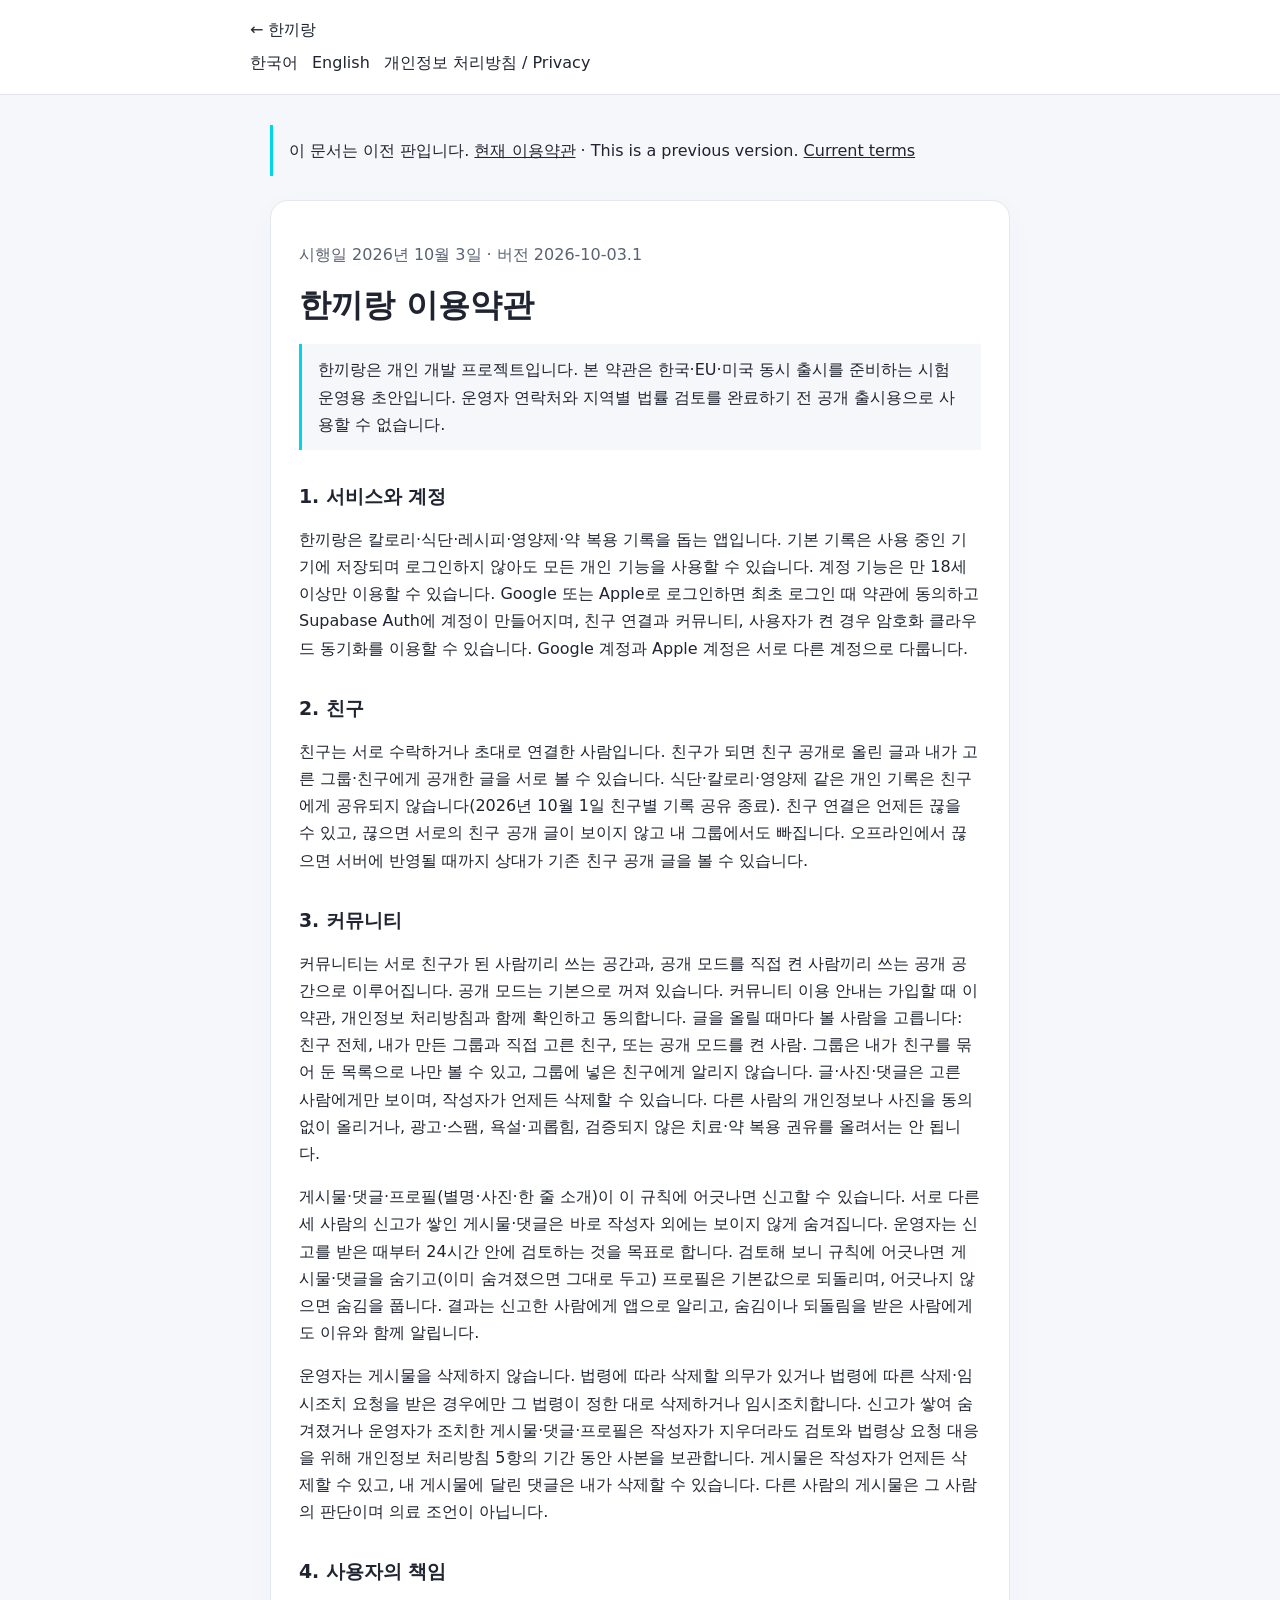
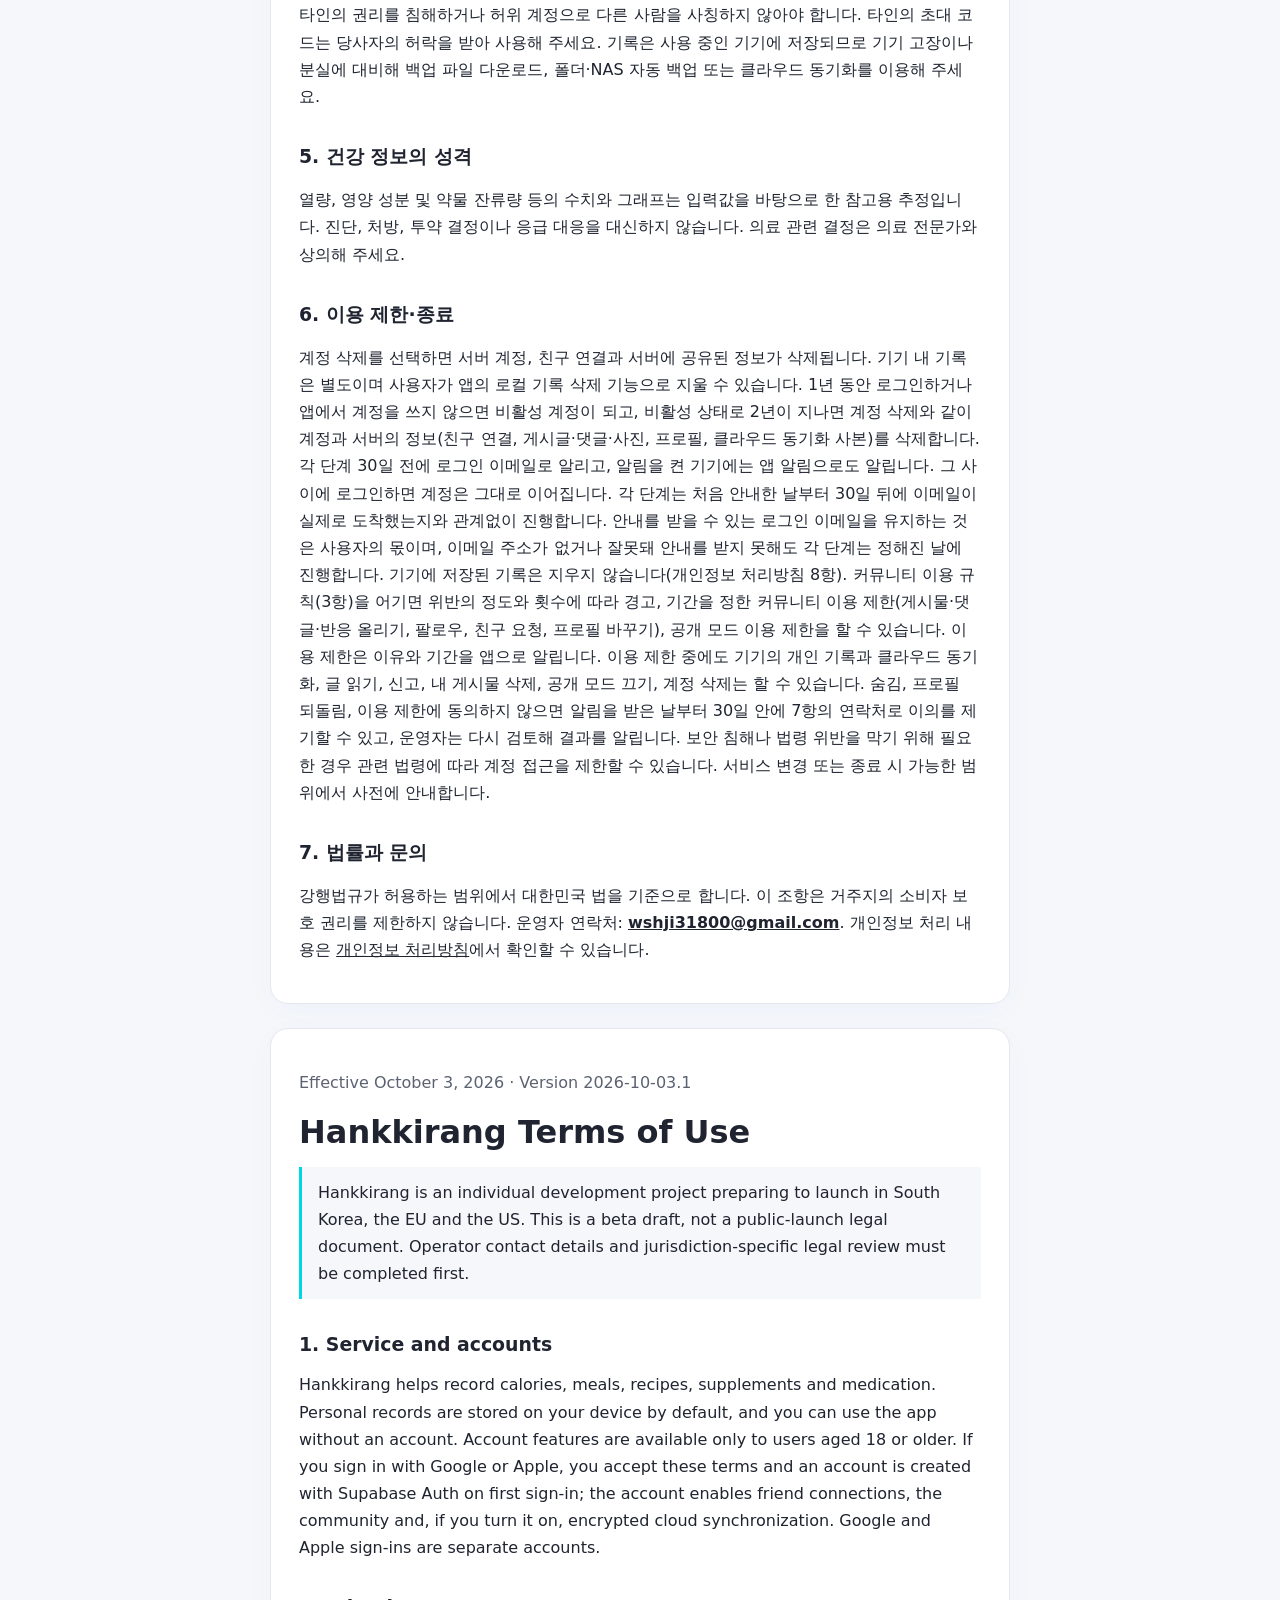
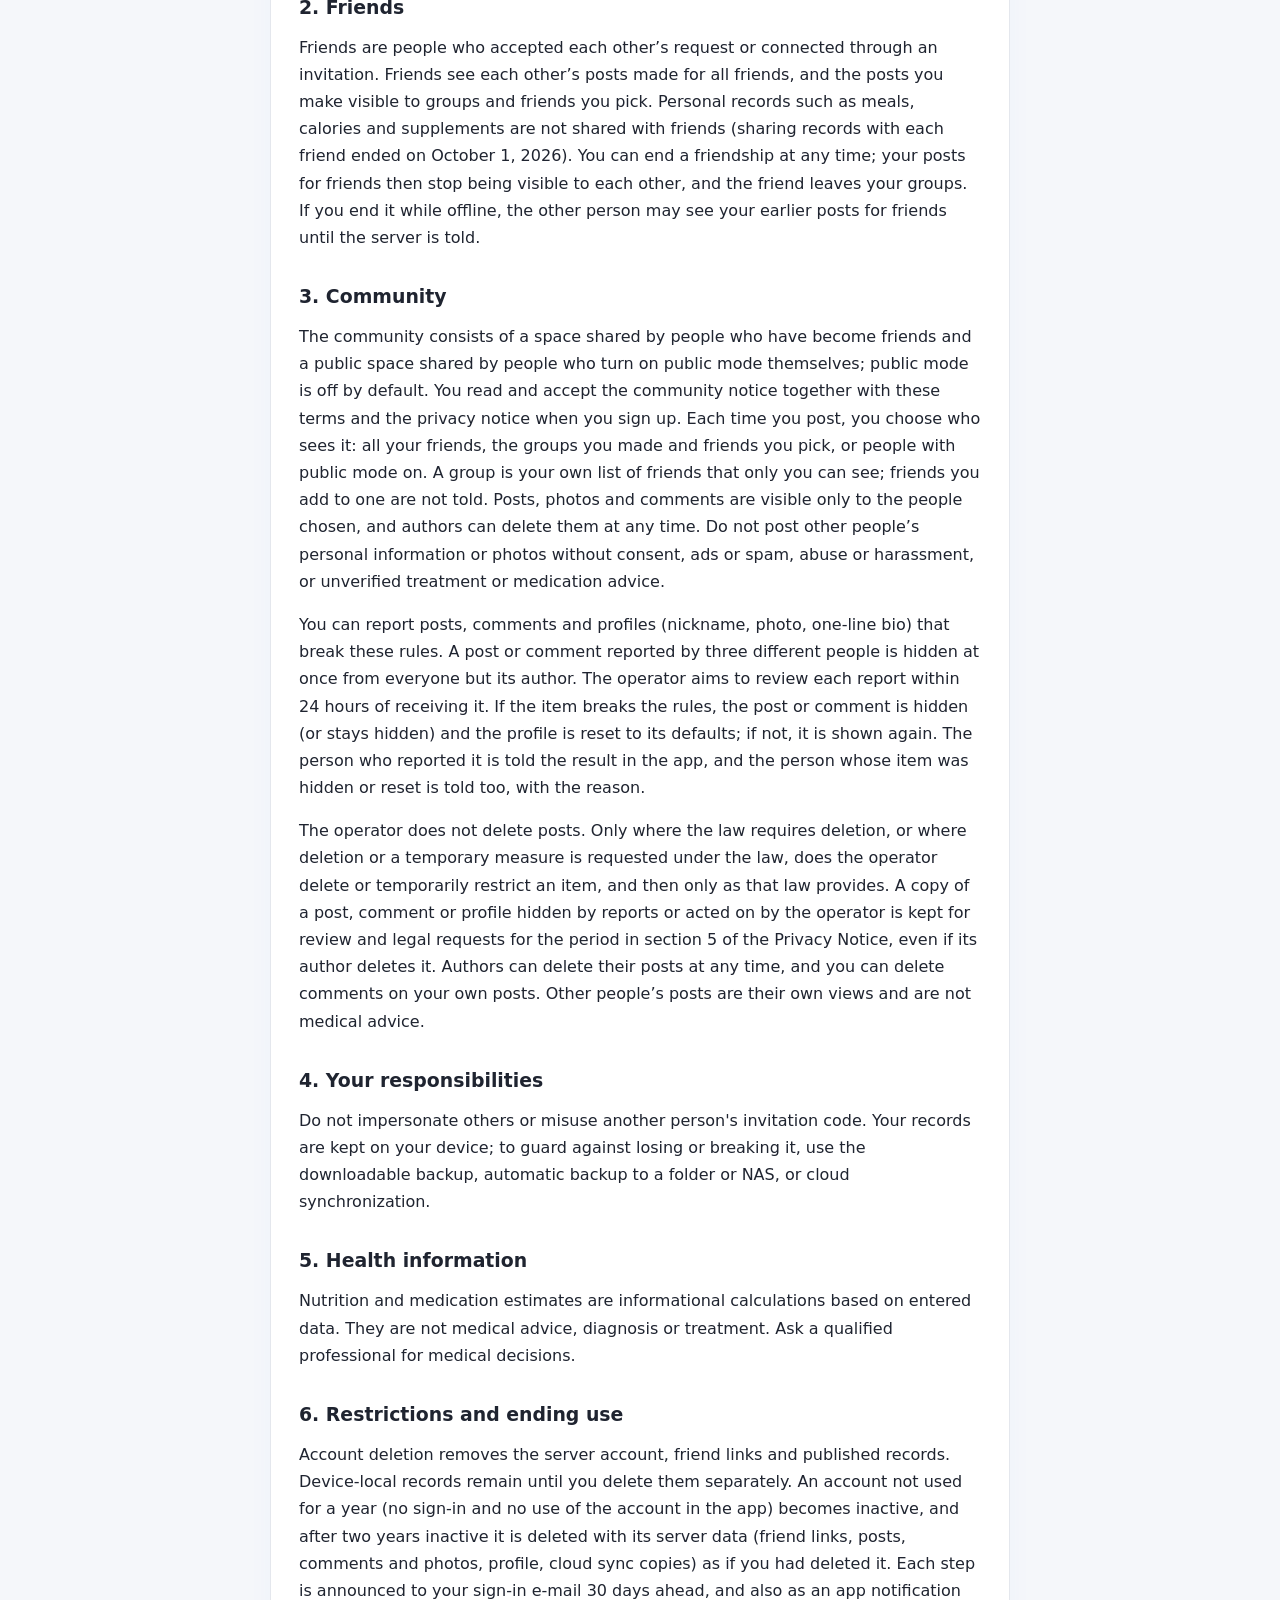
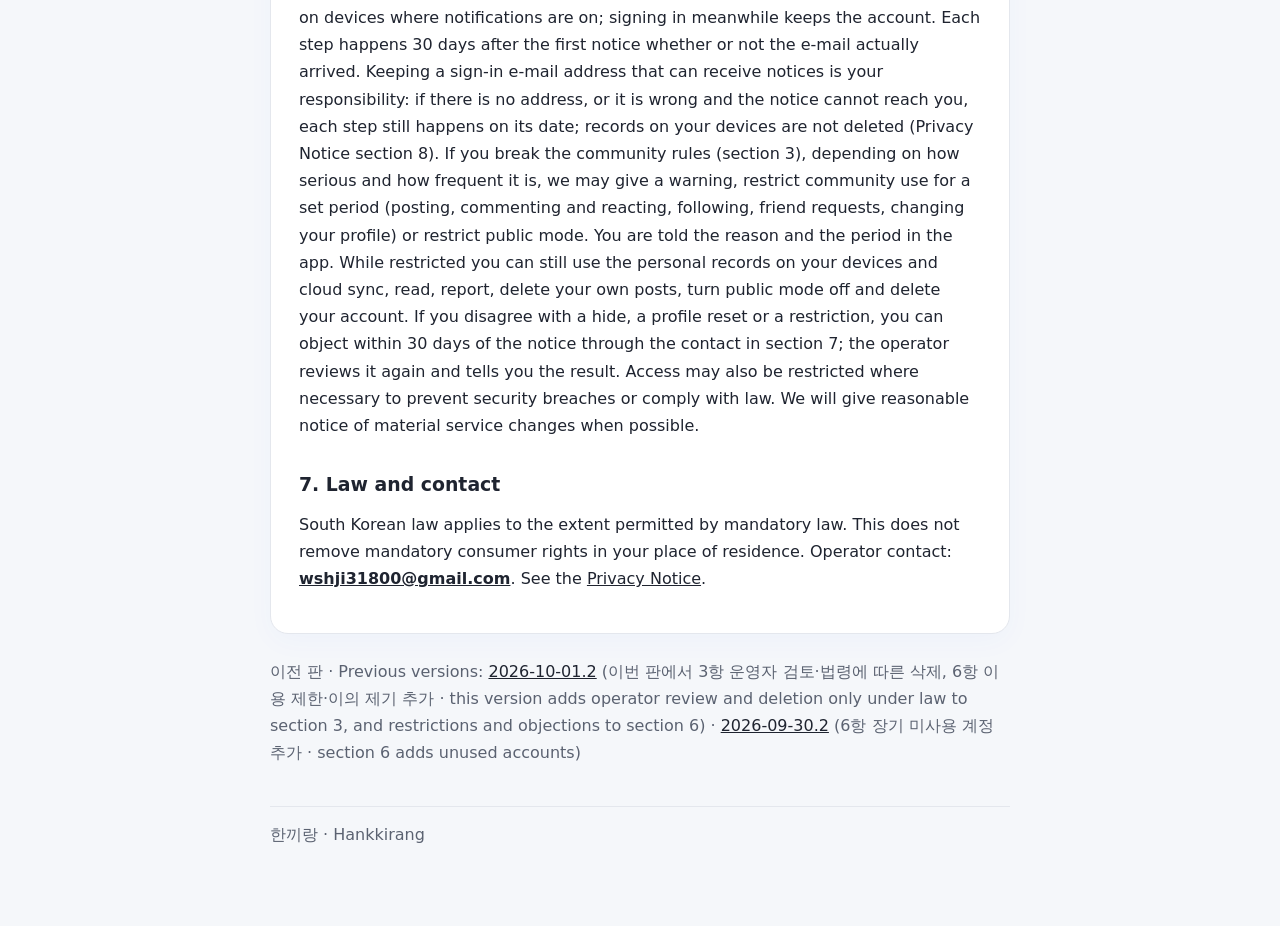
<file: terms-2026-10-03.1.html>
<!doctype html><html lang="ko"><head><meta charset="utf-8"><meta name="viewport" content="width=device-width,initial-scale=1"><title>한끼랑 이용약관 | Terms</title><link rel="stylesheet" href="tokens.css"><link rel="stylesheet" href="legal.css"></head><body><header><a href="index.html">← 한끼랑</a><nav aria-label="언어"><a href="#ko">한국어</a><a href="#en">English</a><a href="privacy.html">개인정보 처리방침 / Privacy</a></nav></header><main><p class="note">이 문서는 이전 판입니다. <a href="terms.html">현재 이용약관</a> · This is a previous version. <a href="terms.html">Current terms</a></p>
<article id="ko" lang="ko"><p class="meta">시행일 2026년 10월 3일 · 버전 2026-10-03.1</p><h1>한끼랑 이용약관</h1>
<p class="note">한끼랑은 개인 개발 프로젝트입니다. 본 약관은 한국·EU·미국 동시 출시를 준비하는 시험 운영용 초안입니다. 운영자 연락처와 지역별 법률 검토를 완료하기 전 공개 출시용으로 사용할 수 없습니다.</p>
<h2>1. 서비스와 계정</h2><p>한끼랑은 칼로리·식단·레시피·영양제·약 복용 기록을 돕는 앱입니다. 기본 기록은 사용 중인 기기에 저장되며 로그인하지 않아도 모든 개인 기능을 사용할 수 있습니다. 계정 기능은 만 18세 이상만 이용할 수 있습니다. Google 또는 Apple로 로그인하면 최초 로그인 때 약관에 동의하고 Supabase Auth에 계정이 만들어지며, 친구 연결과 커뮤니티, 사용자가 켠 경우 암호화 클라우드 동기화를 이용할 수 있습니다. Google 계정과 Apple 계정은 서로 다른 계정으로 다룹니다.</p>
<h2>2. 친구</h2><p>친구는 서로 수락하거나 초대로 연결한 사람입니다. 친구가 되면 친구 공개로 올린 글과 내가 고른 그룹·친구에게 공개한 글을 서로 볼 수 있습니다. 식단·칼로리·영양제 같은 개인 기록은 친구에게 공유되지 않습니다(2026년 10월 1일 친구별 기록 공유 종료). 친구 연결은 언제든 끊을 수 있고, 끊으면 서로의 친구 공개 글이 보이지 않고 내 그룹에서도 빠집니다. 오프라인에서 끊으면 서버에 반영될 때까지 상대가 기존 친구 공개 글을 볼 수 있습니다.</p><h2>3. 커뮤니티</h2><p>커뮤니티는 서로 친구가 된 사람끼리 쓰는 공간과, 공개 모드를 직접 켠 사람끼리 쓰는 공개 공간으로 이루어집니다. 공개 모드는 기본으로 꺼져 있습니다. 커뮤니티 이용 안내는 가입할 때 이 약관, 개인정보 처리방침과 함께 확인하고 동의합니다. 글을 올릴 때마다 볼 사람을 고릅니다: 친구 전체, 내가 만든 그룹과 직접 고른 친구, 또는 공개 모드를 켠 사람. 그룹은 내가 친구를 묶어 둔 목록으로 나만 볼 수 있고, 그룹에 넣은 친구에게 알리지 않습니다. 글·사진·댓글은 고른 사람에게만 보이며, 작성자가 언제든 삭제할 수 있습니다. 다른 사람의 개인정보나 사진을 동의 없이 올리거나, 광고·스팸, 욕설·괴롭힘, 검증되지 않은 치료·약 복용 권유를 올려서는 안 됩니다.</p><p>게시물·댓글·프로필(별명·사진·한 줄 소개)이 이 규칙에 어긋나면 신고할 수 있습니다. 서로 다른 세 사람의 신고가 쌓인 게시물·댓글은 바로 작성자 외에는 보이지 않게 숨겨집니다. 운영자는 신고를 받은 때부터 24시간 안에 검토하는 것을 목표로 합니다. 검토해 보니 규칙에 어긋나면 게시물·댓글을 숨기고(이미 숨겨졌으면 그대로 두고) 프로필은 기본값으로 되돌리며, 어긋나지 않으면 숨김을 풉니다. 결과는 신고한 사람에게 앱으로 알리고, 숨김이나 되돌림을 받은 사람에게도 이유와 함께 알립니다.</p><p>운영자는 게시물을 삭제하지 않습니다. 법령에 따라 삭제할 의무가 있거나 법령에 따른 삭제·임시조치 요청을 받은 경우에만 그 법령이 정한 대로 삭제하거나 임시조치합니다. 신고가 쌓여 숨겨졌거나 운영자가 조치한 게시물·댓글·프로필은 작성자가 지우더라도 검토와 법령상 요청 대응을 위해 개인정보 처리방침 5항의 기간 동안 사본을 보관합니다. 게시물은 작성자가 언제든 삭제할 수 있고, 내 게시물에 달린 댓글은 내가 삭제할 수 있습니다. 다른 사람의 게시물은 그 사람의 판단이며 의료 조언이 아닙니다.</p><h2>4. 사용자의 책임</h2><p>타인의 권리를 침해하거나 허위 계정으로 다른 사람을 사칭하지 않아야 합니다. 타인의 초대 코드는 당사자의 허락을 받아 사용해 주세요. 기록은 사용 중인 기기에 저장되므로 기기 고장이나 분실에 대비해 백업 파일 다운로드, 폴더·NAS 자동 백업 또는 클라우드 동기화를 이용해 주세요.</p>
<h2>5. 건강 정보의 성격</h2><p>열량, 영양 성분 및 약물 잔류량 등의 수치와 그래프는 입력값을 바탕으로 한 참고용 추정입니다. 진단, 처방, 투약 결정이나 응급 대응을 대신하지 않습니다. 의료 관련 결정은 의료 전문가와 상의해 주세요.</p>
<h2>6. 이용 제한·종료</h2><p>계정 삭제를 선택하면 서버 계정, 친구 연결과 서버에 공유된 정보가 삭제됩니다. 기기 내 기록은 별도이며 사용자가 앱의 로컬 기록 삭제 기능으로 지울 수 있습니다. 1년 동안 로그인하거나 앱에서 계정을 쓰지 않으면 비활성 계정이 되고, 비활성 상태로 2년이 지나면 계정 삭제와 같이 계정과 서버의 정보(친구 연결, 게시글·댓글·사진, 프로필, 클라우드 동기화 사본)를 삭제합니다. 각 단계 30일 전에 로그인 이메일로 알리고, 알림을 켠 기기에는 앱 알림으로도 알립니다. 그 사이에 로그인하면 계정은 그대로 이어집니다. 각 단계는 처음 안내한 날부터 30일 뒤에 이메일이 실제로 도착했는지와 관계없이 진행합니다. 안내를 받을 수 있는 로그인 이메일을 유지하는 것은 사용자의 몫이며, 이메일 주소가 없거나 잘못돼 안내를 받지 못해도 각 단계는 정해진 날에 진행합니다. 기기에 저장된 기록은 지우지 않습니다(개인정보 처리방침 8항). 커뮤니티 이용 규칙(3항)을 어기면 위반의 정도와 횟수에 따라 경고, 기간을 정한 커뮤니티 이용 제한(게시물·댓글·반응 올리기, 팔로우, 친구 요청, 프로필 바꾸기), 공개 모드 이용 제한을 할 수 있습니다. 이용 제한은 이유와 기간을 앱으로 알립니다. 이용 제한 중에도 기기의 개인 기록과 클라우드 동기화, 글 읽기, 신고, 내 게시물 삭제, 공개 모드 끄기, 계정 삭제는 할 수 있습니다. 숨김, 프로필 되돌림, 이용 제한에 동의하지 않으면 알림을 받은 날부터 30일 안에 7항의 연락처로 이의를 제기할 수 있고, 운영자는 다시 검토해 결과를 알립니다. 보안 침해나 법령 위반을 막기 위해 필요한 경우 관련 법령에 따라 계정 접근을 제한할 수 있습니다. 서비스 변경 또는 종료 시 가능한 범위에서 사전에 안내합니다.</p>
<h2>7. 법률과 문의</h2><p>강행법규가 허용하는 범위에서 대한민국 법을 기준으로 합니다. 이 조항은 거주지의 소비자 보호 권리를 제한하지 않습니다. 운영자 연락처: <strong><a href="mailto:wshji31800@gmail.com">wshji31800@gmail.com</a></strong>. 개인정보 처리 내용은 <a href="privacy.html">개인정보 처리방침</a>에서 확인할 수 있습니다.</p></article>
<article id="en" lang="en"><p class="meta">Effective October 3, 2026 · Version 2026-10-03.1</p><h1>Hankkirang Terms of Use</h1><p class="note">Hankkirang is an individual development project preparing to launch in South Korea, the EU and the US. This is a beta draft, not a public-launch legal document. Operator contact details and jurisdiction-specific legal review must be completed first.</p><h2>1. Service and accounts</h2><p>Hankkirang helps record calories, meals, recipes, supplements and medication. Personal records are stored on your device by default, and you can use the app without an account. Account features are available only to users aged 18 or older. If you sign in with Google or Apple, you accept these terms and an account is created with Supabase Auth on first sign-in; the account enables friend connections, the community and, if you turn it on, encrypted cloud synchronization. Google and Apple sign-ins are separate accounts.</p><h2>2. Friends</h2><p>Friends are people who accepted each other’s request or connected through an invitation. Friends see each other’s posts made for all friends, and the posts you make visible to groups and friends you pick. Personal records such as meals, calories and supplements are not shared with friends (sharing records with each friend ended on October 1, 2026). You can end a friendship at any time; your posts for friends then stop being visible to each other, and the friend leaves your groups. If you end it while offline, the other person may see your earlier posts for friends until the server is told.</p><h2>3. Community</h2><p>The community consists of a space shared by people who have become friends and a public space shared by people who turn on public mode themselves; public mode is off by default. You read and accept the community notice together with these terms and the privacy notice when you sign up. Each time you post, you choose who sees it: all your friends, the groups you made and friends you pick, or people with public mode on. A group is your own list of friends that only you can see; friends you add to one are not told. Posts, photos and comments are visible only to the people chosen, and authors can delete them at any time. Do not post other people’s personal information or photos without consent, ads or spam, abuse or harassment, or unverified treatment or medication advice.</p><p>You can report posts, comments and profiles (nickname, photo, one-line bio) that break these rules. A post or comment reported by three different people is hidden at once from everyone but its author. The operator aims to review each report within 24 hours of receiving it. If the item breaks the rules, the post or comment is hidden (or stays hidden) and the profile is reset to its defaults; if not, it is shown again. The person who reported it is told the result in the app, and the person whose item was hidden or reset is told too, with the reason.</p><p>The operator does not delete posts. Only where the law requires deletion, or where deletion or a temporary measure is requested under the law, does the operator delete or temporarily restrict an item, and then only as that law provides. A copy of a post, comment or profile hidden by reports or acted on by the operator is kept for review and legal requests for the period in section 5 of the Privacy Notice, even if its author deletes it. Authors can delete their posts at any time, and you can delete comments on your own posts. Other people’s posts are their own views and are not medical advice.</p><h2>4. Your responsibilities</h2><p>Do not impersonate others or misuse another person's invitation code. Your records are kept on your device; to guard against losing or breaking it, use the downloadable backup, automatic backup to a folder or NAS, or cloud synchronization.</p><h2>5. Health information</h2><p>Nutrition and medication estimates are informational calculations based on entered data. They are not medical advice, diagnosis or treatment. Ask a qualified professional for medical decisions.</p><h2>6. Restrictions and ending use</h2><p>Account deletion removes the server account, friend links and published records. Device-local records remain until you delete them separately. An account not used for a year (no sign-in and no use of the account in the app) becomes inactive, and after two years inactive it is deleted with its server data (friend links, posts, comments and photos, profile, cloud sync copies) as if you had deleted it. Each step is announced to your sign-in e-mail 30 days ahead, and also as an app notification on devices where notifications are on; signing in meanwhile keeps the account. Each step happens 30 days after the first notice whether or not the e-mail actually arrived. Keeping a sign-in e-mail address that can receive notices is your responsibility: if there is no address, or it is wrong and the notice cannot reach you, each step still happens on its date; records on your devices are not deleted (Privacy Notice section 8). If you break the community rules (section 3), depending on how serious and how frequent it is, we may give a warning, restrict community use for a set period (posting, commenting and reacting, following, friend requests, changing your profile) or restrict public mode. You are told the reason and the period in the app. While restricted you can still use the personal records on your devices and cloud sync, read, report, delete your own posts, turn public mode off and delete your account. If you disagree with a hide, a profile reset or a restriction, you can object within 30 days of the notice through the contact in section 7; the operator reviews it again and tells you the result. Access may also be restricted where necessary to prevent security breaches or comply with law. We will give reasonable notice of material service changes when possible.</p><h2>7. Law and contact</h2><p>South Korean law applies to the extent permitted by mandatory law. This does not remove mandatory consumer rights in your place of residence. Operator contact: <strong><a href="mailto:wshji31800@gmail.com">wshji31800@gmail.com</a></strong>. See the <a href="privacy.html">Privacy Notice</a>.</p></article><p class="meta">이전 판 · Previous versions: <a href="https://wshji31800.github.io/hankkirang/terms-2026-10-01.2.html" target="_blank" rel="noopener">2026-10-01.2</a> (이번 판에서 3항 운영자 검토·법령에 따른 삭제, 6항 이용 제한·이의 제기 추가 · this version adds operator review and deletion only under law to section 3, and restrictions and objections to section 6) · <a href="https://wshji31800.github.io/hankkirang/terms-2026-09-30.2.html" target="_blank" rel="noopener">2026-09-30.2</a> (6항 장기 미사용 계정 추가 · section 6 adds unused accounts)</p><footer>한끼랑 · Hankkirang</footer></main></body></html>
</file>
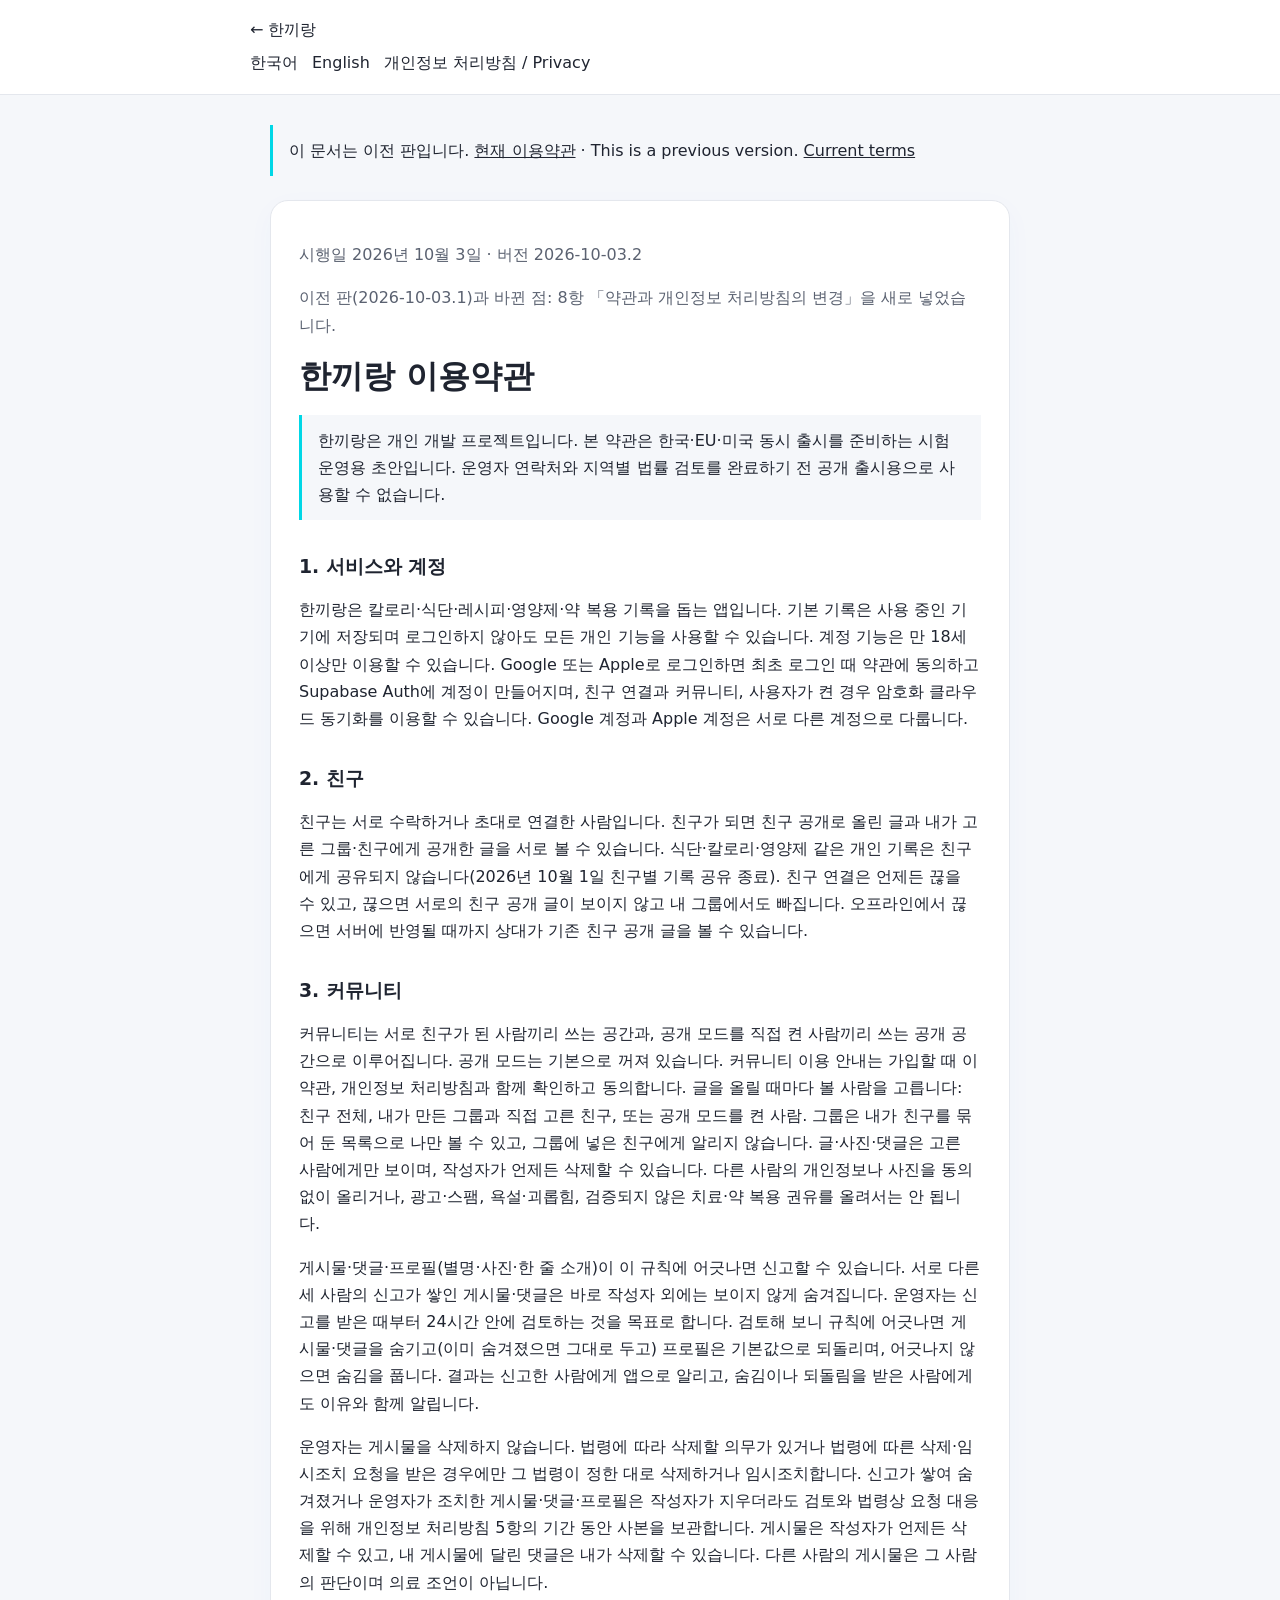
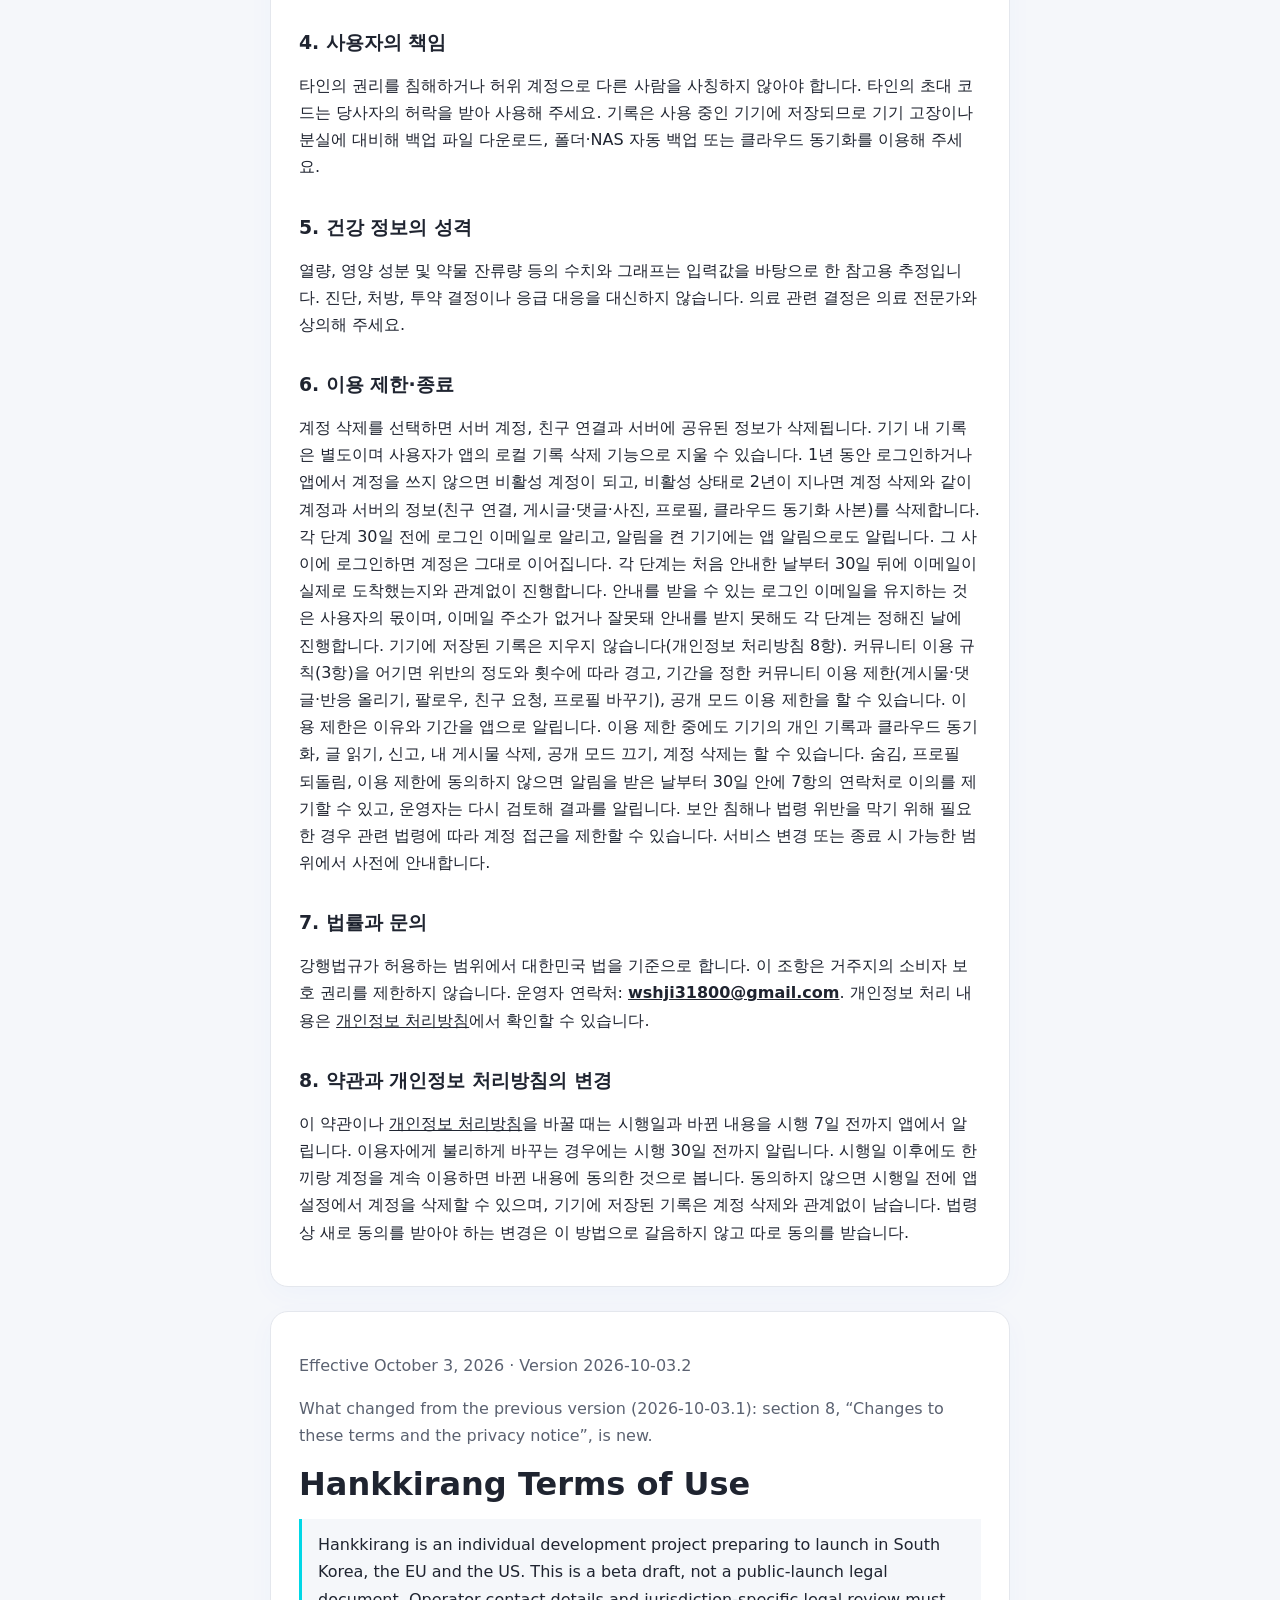
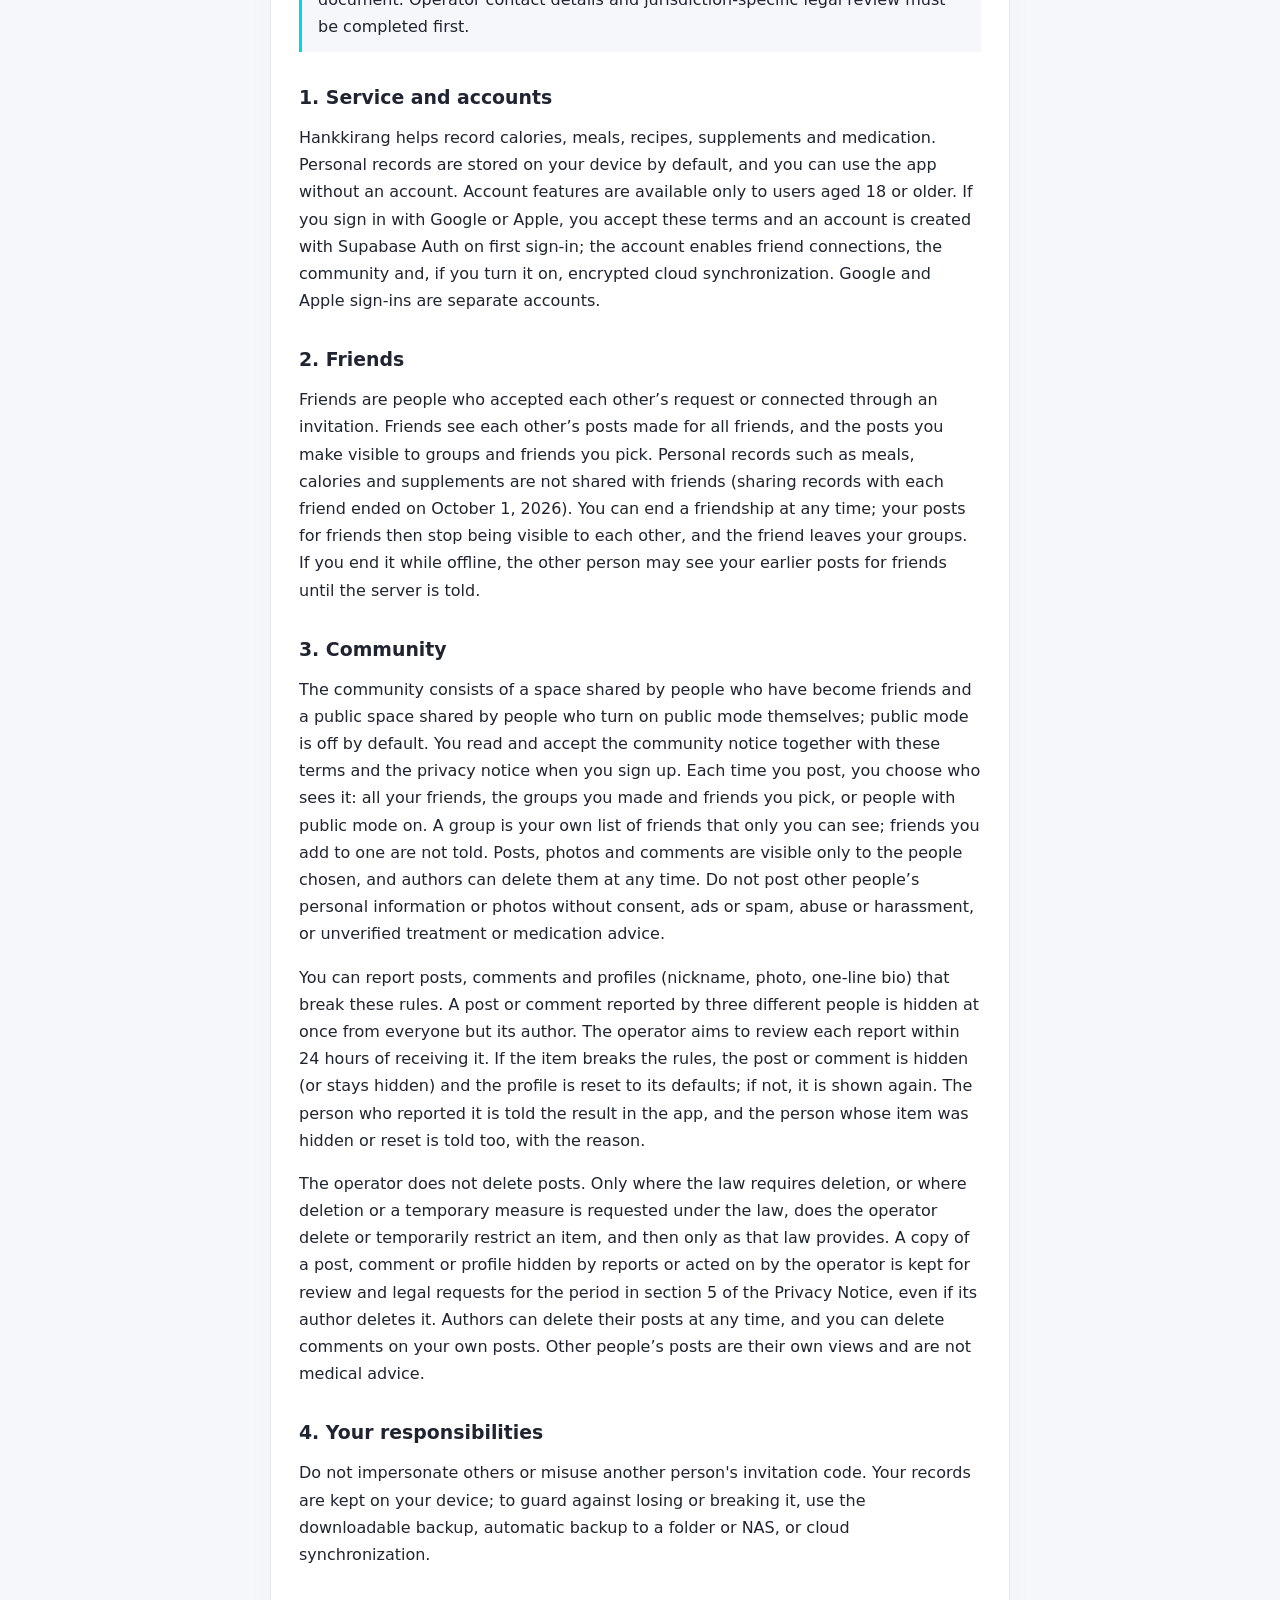
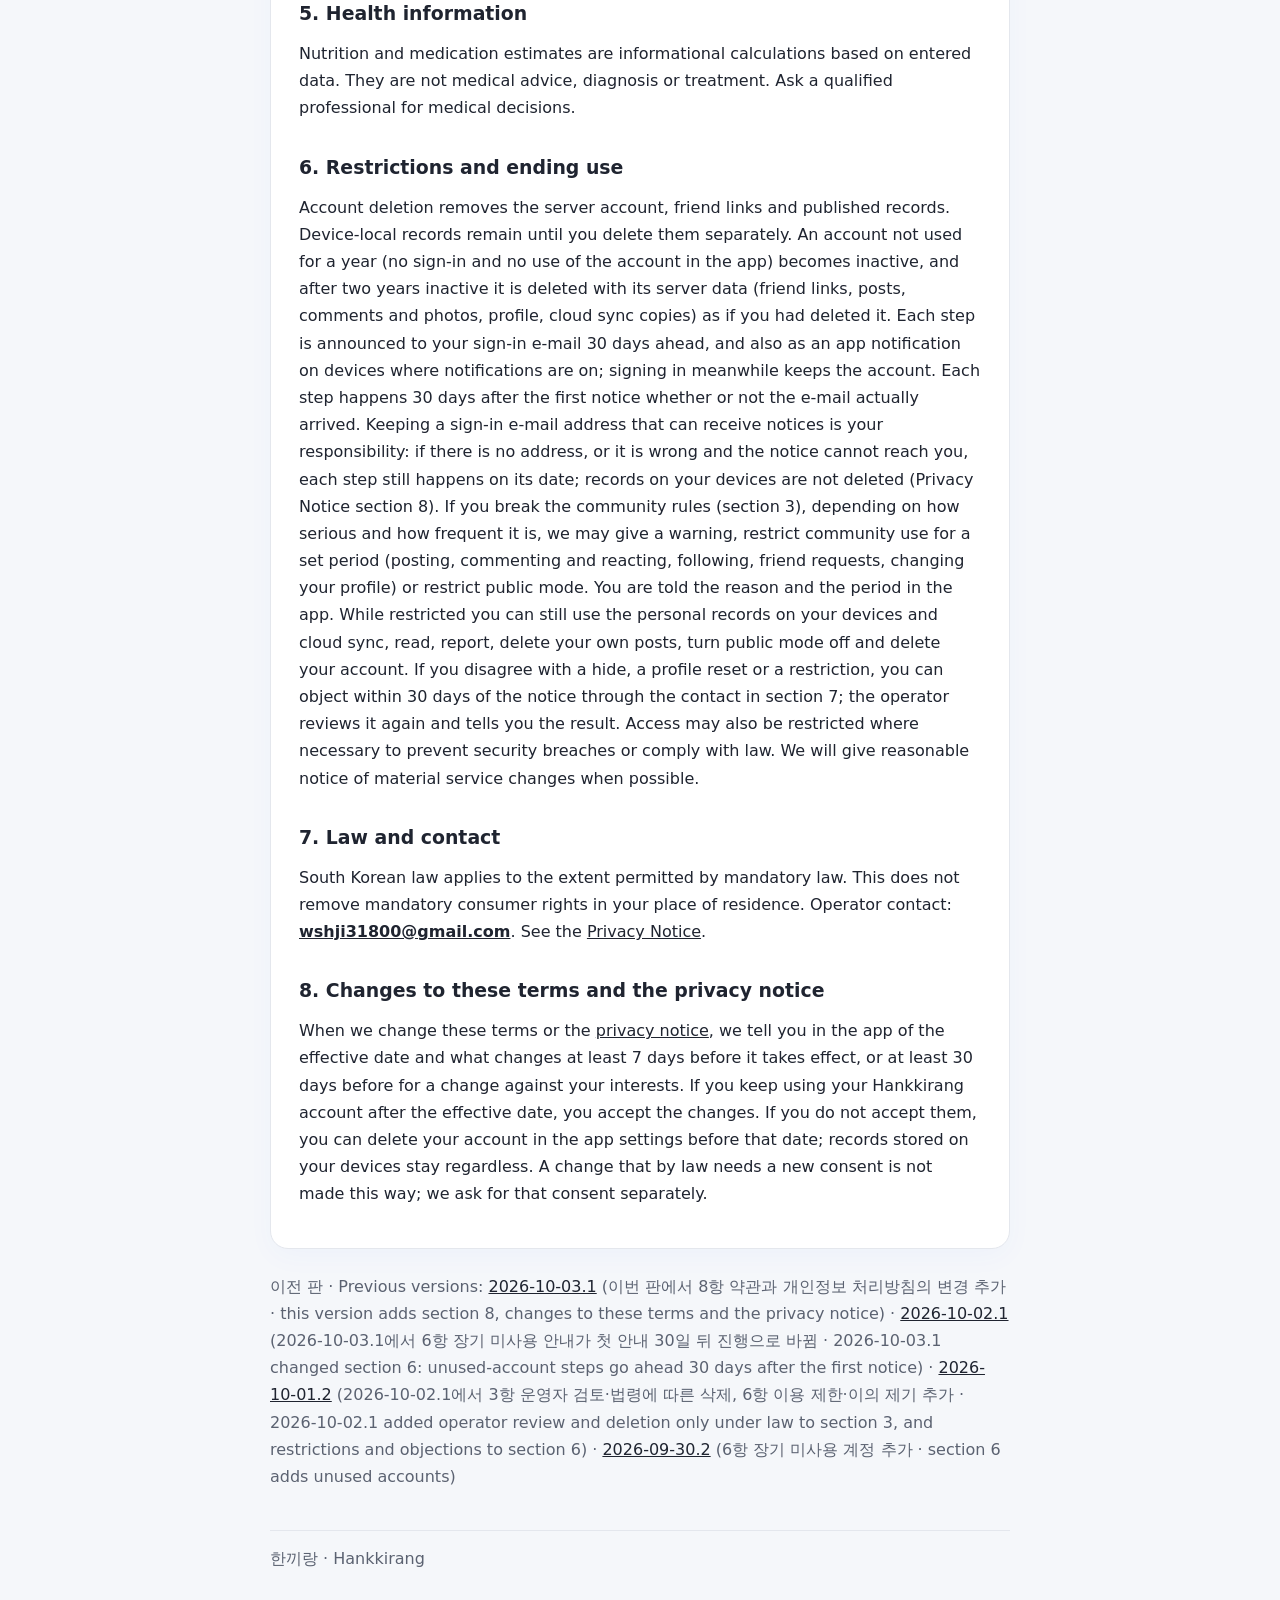
<file: terms-2026-10-03.2.html>
<!doctype html><html lang="ko"><head><meta charset="utf-8"><meta name="viewport" content="width=device-width,initial-scale=1"><title>한끼랑 이용약관 | Terms</title><link rel="stylesheet" href="tokens.css"><link rel="stylesheet" href="legal.css"></head><body><header><a href="index.html">← 한끼랑</a><nav aria-label="언어"><a href="#ko">한국어</a><a href="#en">English</a><a href="privacy.html">개인정보 처리방침 / Privacy</a></nav></header><main><p class="note">이 문서는 이전 판입니다. <a href="terms.html">현재 이용약관</a> · This is a previous version. <a href="terms.html">Current terms</a></p>
<article id="ko" lang="ko"><p class="meta">시행일 2026년 10월 3일 · 버전 2026-10-03.2</p><p class="meta">이전 판(2026-10-03.1)과 바뀐 점: 8항 「약관과 개인정보 처리방침의 변경」을 새로 넣었습니다.</p><h1>한끼랑 이용약관</h1>
<p class="note">한끼랑은 개인 개발 프로젝트입니다. 본 약관은 한국·EU·미국 동시 출시를 준비하는 시험 운영용 초안입니다. 운영자 연락처와 지역별 법률 검토를 완료하기 전 공개 출시용으로 사용할 수 없습니다.</p>
<h2>1. 서비스와 계정</h2><p>한끼랑은 칼로리·식단·레시피·영양제·약 복용 기록을 돕는 앱입니다. 기본 기록은 사용 중인 기기에 저장되며 로그인하지 않아도 모든 개인 기능을 사용할 수 있습니다. 계정 기능은 만 18세 이상만 이용할 수 있습니다. Google 또는 Apple로 로그인하면 최초 로그인 때 약관에 동의하고 Supabase Auth에 계정이 만들어지며, 친구 연결과 커뮤니티, 사용자가 켠 경우 암호화 클라우드 동기화를 이용할 수 있습니다. Google 계정과 Apple 계정은 서로 다른 계정으로 다룹니다.</p>
<h2>2. 친구</h2><p>친구는 서로 수락하거나 초대로 연결한 사람입니다. 친구가 되면 친구 공개로 올린 글과 내가 고른 그룹·친구에게 공개한 글을 서로 볼 수 있습니다. 식단·칼로리·영양제 같은 개인 기록은 친구에게 공유되지 않습니다(2026년 10월 1일 친구별 기록 공유 종료). 친구 연결은 언제든 끊을 수 있고, 끊으면 서로의 친구 공개 글이 보이지 않고 내 그룹에서도 빠집니다. 오프라인에서 끊으면 서버에 반영될 때까지 상대가 기존 친구 공개 글을 볼 수 있습니다.</p><h2>3. 커뮤니티</h2><p>커뮤니티는 서로 친구가 된 사람끼리 쓰는 공간과, 공개 모드를 직접 켠 사람끼리 쓰는 공개 공간으로 이루어집니다. 공개 모드는 기본으로 꺼져 있습니다. 커뮤니티 이용 안내는 가입할 때 이 약관, 개인정보 처리방침과 함께 확인하고 동의합니다. 글을 올릴 때마다 볼 사람을 고릅니다: 친구 전체, 내가 만든 그룹과 직접 고른 친구, 또는 공개 모드를 켠 사람. 그룹은 내가 친구를 묶어 둔 목록으로 나만 볼 수 있고, 그룹에 넣은 친구에게 알리지 않습니다. 글·사진·댓글은 고른 사람에게만 보이며, 작성자가 언제든 삭제할 수 있습니다. 다른 사람의 개인정보나 사진을 동의 없이 올리거나, 광고·스팸, 욕설·괴롭힘, 검증되지 않은 치료·약 복용 권유를 올려서는 안 됩니다.</p><p>게시물·댓글·프로필(별명·사진·한 줄 소개)이 이 규칙에 어긋나면 신고할 수 있습니다. 서로 다른 세 사람의 신고가 쌓인 게시물·댓글은 바로 작성자 외에는 보이지 않게 숨겨집니다. 운영자는 신고를 받은 때부터 24시간 안에 검토하는 것을 목표로 합니다. 검토해 보니 규칙에 어긋나면 게시물·댓글을 숨기고(이미 숨겨졌으면 그대로 두고) 프로필은 기본값으로 되돌리며, 어긋나지 않으면 숨김을 풉니다. 결과는 신고한 사람에게 앱으로 알리고, 숨김이나 되돌림을 받은 사람에게도 이유와 함께 알립니다.</p><p>운영자는 게시물을 삭제하지 않습니다. 법령에 따라 삭제할 의무가 있거나 법령에 따른 삭제·임시조치 요청을 받은 경우에만 그 법령이 정한 대로 삭제하거나 임시조치합니다. 신고가 쌓여 숨겨졌거나 운영자가 조치한 게시물·댓글·프로필은 작성자가 지우더라도 검토와 법령상 요청 대응을 위해 개인정보 처리방침 5항의 기간 동안 사본을 보관합니다. 게시물은 작성자가 언제든 삭제할 수 있고, 내 게시물에 달린 댓글은 내가 삭제할 수 있습니다. 다른 사람의 게시물은 그 사람의 판단이며 의료 조언이 아닙니다.</p><h2>4. 사용자의 책임</h2><p>타인의 권리를 침해하거나 허위 계정으로 다른 사람을 사칭하지 않아야 합니다. 타인의 초대 코드는 당사자의 허락을 받아 사용해 주세요. 기록은 사용 중인 기기에 저장되므로 기기 고장이나 분실에 대비해 백업 파일 다운로드, 폴더·NAS 자동 백업 또는 클라우드 동기화를 이용해 주세요.</p>
<h2>5. 건강 정보의 성격</h2><p>열량, 영양 성분 및 약물 잔류량 등의 수치와 그래프는 입력값을 바탕으로 한 참고용 추정입니다. 진단, 처방, 투약 결정이나 응급 대응을 대신하지 않습니다. 의료 관련 결정은 의료 전문가와 상의해 주세요.</p>
<h2>6. 이용 제한·종료</h2><p>계정 삭제를 선택하면 서버 계정, 친구 연결과 서버에 공유된 정보가 삭제됩니다. 기기 내 기록은 별도이며 사용자가 앱의 로컬 기록 삭제 기능으로 지울 수 있습니다. 1년 동안 로그인하거나 앱에서 계정을 쓰지 않으면 비활성 계정이 되고, 비활성 상태로 2년이 지나면 계정 삭제와 같이 계정과 서버의 정보(친구 연결, 게시글·댓글·사진, 프로필, 클라우드 동기화 사본)를 삭제합니다. 각 단계 30일 전에 로그인 이메일로 알리고, 알림을 켠 기기에는 앱 알림으로도 알립니다. 그 사이에 로그인하면 계정은 그대로 이어집니다. 각 단계는 처음 안내한 날부터 30일 뒤에 이메일이 실제로 도착했는지와 관계없이 진행합니다. 안내를 받을 수 있는 로그인 이메일을 유지하는 것은 사용자의 몫이며, 이메일 주소가 없거나 잘못돼 안내를 받지 못해도 각 단계는 정해진 날에 진행합니다. 기기에 저장된 기록은 지우지 않습니다(개인정보 처리방침 8항). 커뮤니티 이용 규칙(3항)을 어기면 위반의 정도와 횟수에 따라 경고, 기간을 정한 커뮤니티 이용 제한(게시물·댓글·반응 올리기, 팔로우, 친구 요청, 프로필 바꾸기), 공개 모드 이용 제한을 할 수 있습니다. 이용 제한은 이유와 기간을 앱으로 알립니다. 이용 제한 중에도 기기의 개인 기록과 클라우드 동기화, 글 읽기, 신고, 내 게시물 삭제, 공개 모드 끄기, 계정 삭제는 할 수 있습니다. 숨김, 프로필 되돌림, 이용 제한에 동의하지 않으면 알림을 받은 날부터 30일 안에 7항의 연락처로 이의를 제기할 수 있고, 운영자는 다시 검토해 결과를 알립니다. 보안 침해나 법령 위반을 막기 위해 필요한 경우 관련 법령에 따라 계정 접근을 제한할 수 있습니다. 서비스 변경 또는 종료 시 가능한 범위에서 사전에 안내합니다.</p>
<h2>7. 법률과 문의</h2><p>강행법규가 허용하는 범위에서 대한민국 법을 기준으로 합니다. 이 조항은 거주지의 소비자 보호 권리를 제한하지 않습니다. 운영자 연락처: <strong><a href="mailto:wshji31800@gmail.com">wshji31800@gmail.com</a></strong>. 개인정보 처리 내용은 <a href="privacy.html">개인정보 처리방침</a>에서 확인할 수 있습니다.</p><h2>8. 약관과 개인정보 처리방침의 변경</h2><p>이 약관이나 <a href="privacy.html">개인정보 처리방침</a>을 바꿀 때는 시행일과 바뀐 내용을 시행 7일 전까지 앱에서 알립니다. 이용자에게 불리하게 바꾸는 경우에는 시행 30일 전까지 알립니다. 시행일 이후에도 한끼랑 계정을 계속 이용하면 바뀐 내용에 동의한 것으로 봅니다. 동의하지 않으면 시행일 전에 앱 설정에서 계정을 삭제할 수 있으며, 기기에 저장된 기록은 계정 삭제와 관계없이 남습니다. 법령상 새로 동의를 받아야 하는 변경은 이 방법으로 갈음하지 않고 따로 동의를 받습니다.</p></article>
<article id="en" lang="en"><p class="meta">Effective October 3, 2026 · Version 2026-10-03.2</p><p class="meta">What changed from the previous version (2026-10-03.1): section 8, “Changes to these terms and the privacy notice”, is new.</p><h1>Hankkirang Terms of Use</h1><p class="note">Hankkirang is an individual development project preparing to launch in South Korea, the EU and the US. This is a beta draft, not a public-launch legal document. Operator contact details and jurisdiction-specific legal review must be completed first.</p><h2>1. Service and accounts</h2><p>Hankkirang helps record calories, meals, recipes, supplements and medication. Personal records are stored on your device by default, and you can use the app without an account. Account features are available only to users aged 18 or older. If you sign in with Google or Apple, you accept these terms and an account is created with Supabase Auth on first sign-in; the account enables friend connections, the community and, if you turn it on, encrypted cloud synchronization. Google and Apple sign-ins are separate accounts.</p><h2>2. Friends</h2><p>Friends are people who accepted each other’s request or connected through an invitation. Friends see each other’s posts made for all friends, and the posts you make visible to groups and friends you pick. Personal records such as meals, calories and supplements are not shared with friends (sharing records with each friend ended on October 1, 2026). You can end a friendship at any time; your posts for friends then stop being visible to each other, and the friend leaves your groups. If you end it while offline, the other person may see your earlier posts for friends until the server is told.</p><h2>3. Community</h2><p>The community consists of a space shared by people who have become friends and a public space shared by people who turn on public mode themselves; public mode is off by default. You read and accept the community notice together with these terms and the privacy notice when you sign up. Each time you post, you choose who sees it: all your friends, the groups you made and friends you pick, or people with public mode on. A group is your own list of friends that only you can see; friends you add to one are not told. Posts, photos and comments are visible only to the people chosen, and authors can delete them at any time. Do not post other people’s personal information or photos without consent, ads or spam, abuse or harassment, or unverified treatment or medication advice.</p><p>You can report posts, comments and profiles (nickname, photo, one-line bio) that break these rules. A post or comment reported by three different people is hidden at once from everyone but its author. The operator aims to review each report within 24 hours of receiving it. If the item breaks the rules, the post or comment is hidden (or stays hidden) and the profile is reset to its defaults; if not, it is shown again. The person who reported it is told the result in the app, and the person whose item was hidden or reset is told too, with the reason.</p><p>The operator does not delete posts. Only where the law requires deletion, or where deletion or a temporary measure is requested under the law, does the operator delete or temporarily restrict an item, and then only as that law provides. A copy of a post, comment or profile hidden by reports or acted on by the operator is kept for review and legal requests for the period in section 5 of the Privacy Notice, even if its author deletes it. Authors can delete their posts at any time, and you can delete comments on your own posts. Other people’s posts are their own views and are not medical advice.</p><h2>4. Your responsibilities</h2><p>Do not impersonate others or misuse another person's invitation code. Your records are kept on your device; to guard against losing or breaking it, use the downloadable backup, automatic backup to a folder or NAS, or cloud synchronization.</p><h2>5. Health information</h2><p>Nutrition and medication estimates are informational calculations based on entered data. They are not medical advice, diagnosis or treatment. Ask a qualified professional for medical decisions.</p><h2>6. Restrictions and ending use</h2><p>Account deletion removes the server account, friend links and published records. Device-local records remain until you delete them separately. An account not used for a year (no sign-in and no use of the account in the app) becomes inactive, and after two years inactive it is deleted with its server data (friend links, posts, comments and photos, profile, cloud sync copies) as if you had deleted it. Each step is announced to your sign-in e-mail 30 days ahead, and also as an app notification on devices where notifications are on; signing in meanwhile keeps the account. Each step happens 30 days after the first notice whether or not the e-mail actually arrived. Keeping a sign-in e-mail address that can receive notices is your responsibility: if there is no address, or it is wrong and the notice cannot reach you, each step still happens on its date; records on your devices are not deleted (Privacy Notice section 8). If you break the community rules (section 3), depending on how serious and how frequent it is, we may give a warning, restrict community use for a set period (posting, commenting and reacting, following, friend requests, changing your profile) or restrict public mode. You are told the reason and the period in the app. While restricted you can still use the personal records on your devices and cloud sync, read, report, delete your own posts, turn public mode off and delete your account. If you disagree with a hide, a profile reset or a restriction, you can object within 30 days of the notice through the contact in section 7; the operator reviews it again and tells you the result. Access may also be restricted where necessary to prevent security breaches or comply with law. We will give reasonable notice of material service changes when possible.</p><h2>7. Law and contact</h2><p>South Korean law applies to the extent permitted by mandatory law. This does not remove mandatory consumer rights in your place of residence. Operator contact: <strong><a href="mailto:wshji31800@gmail.com">wshji31800@gmail.com</a></strong>. See the <a href="privacy.html">Privacy Notice</a>.</p><h2>8. Changes to these terms and the privacy notice</h2><p>When we change these terms or the <a href="privacy.html">privacy notice</a>, we tell you in the app of the effective date and what changes at least 7 days before it takes effect, or at least 30 days before for a change against your interests. If you keep using your Hankkirang account after the effective date, you accept the changes. If you do not accept them, you can delete your account in the app settings before that date; records stored on your devices stay regardless. A change that by law needs a new consent is not made this way; we ask for that consent separately.</p></article><p class="meta">이전 판 · Previous versions: <a href="https://wshji31800.github.io/hankkirang/terms-2026-10-03.1.html" target="_blank" rel="noopener">2026-10-03.1</a> (이번 판에서 8항 약관과 개인정보 처리방침의 변경 추가 · this version adds section 8, changes to these terms and the privacy notice) · <a href="https://wshji31800.github.io/hankkirang/terms-2026-10-02.1.html" target="_blank" rel="noopener">2026-10-02.1</a> (2026-10-03.1에서 6항 장기 미사용 안내가 첫 안내 30일 뒤 진행으로 바뀜 · 2026-10-03.1 changed section 6: unused-account steps go ahead 30 days after the first notice) · <a href="https://wshji31800.github.io/hankkirang/terms-2026-10-01.2.html" target="_blank" rel="noopener">2026-10-01.2</a> (2026-10-02.1에서 3항 운영자 검토·법령에 따른 삭제, 6항 이용 제한·이의 제기 추가 · 2026-10-02.1 added operator review and deletion only under law to section 3, and restrictions and objections to section 6) · <a href="https://wshji31800.github.io/hankkirang/terms-2026-09-30.2.html" target="_blank" rel="noopener">2026-09-30.2</a> (6항 장기 미사용 계정 추가 · section 6 adds unused accounts)</p><footer>한끼랑 · Hankkirang</footer></main></body></html>
</file>
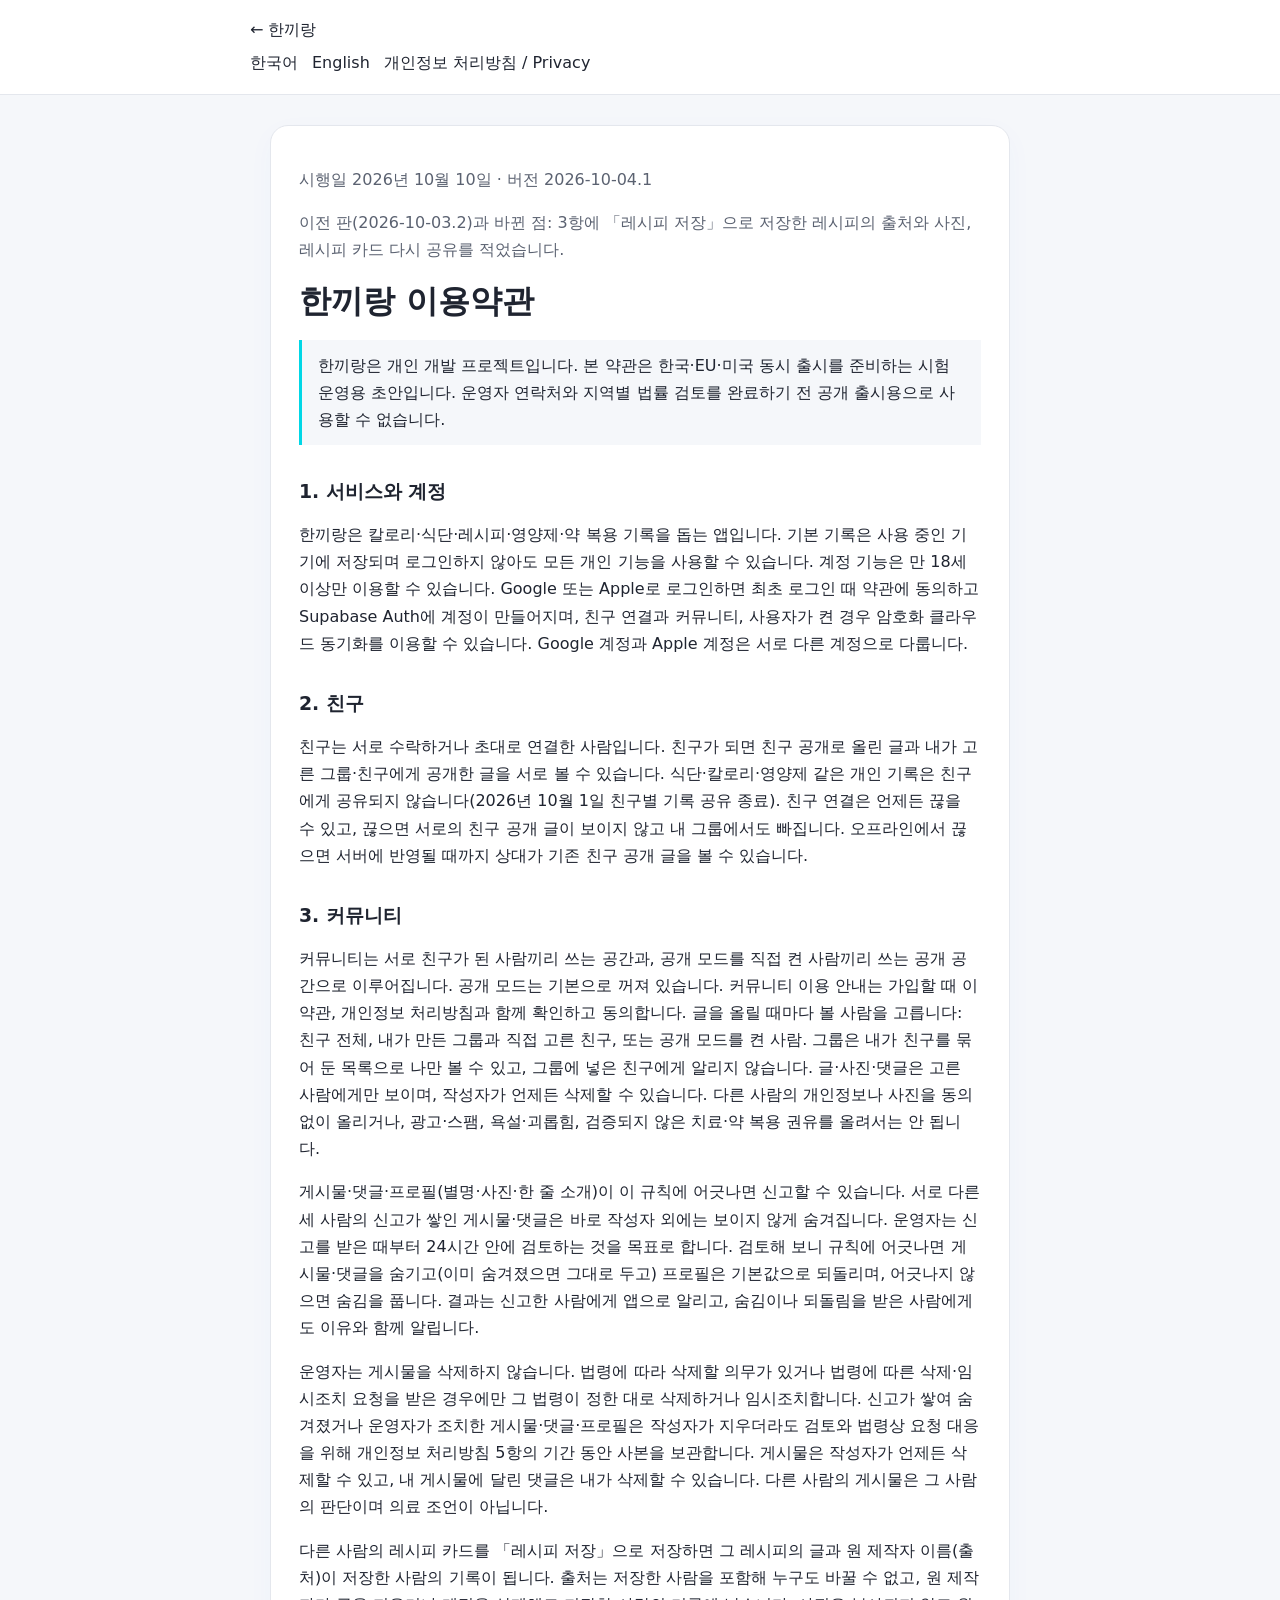
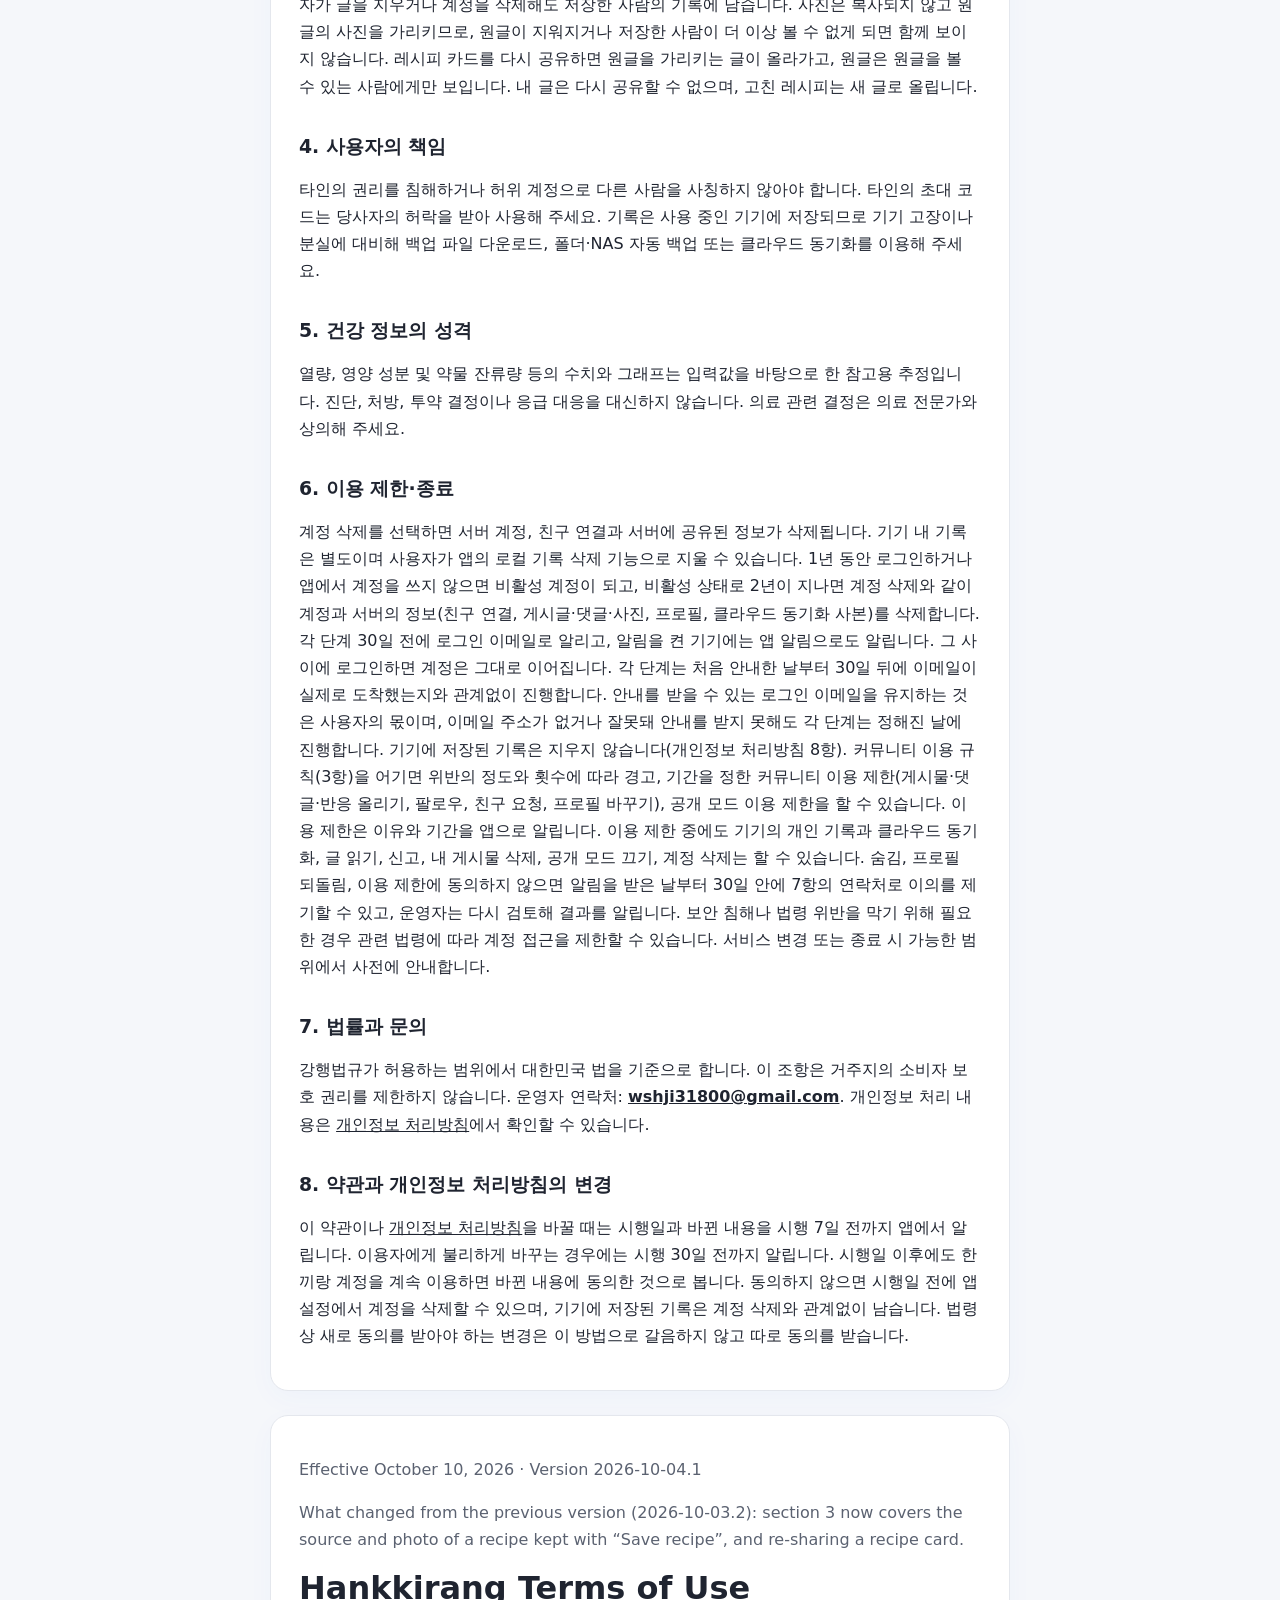
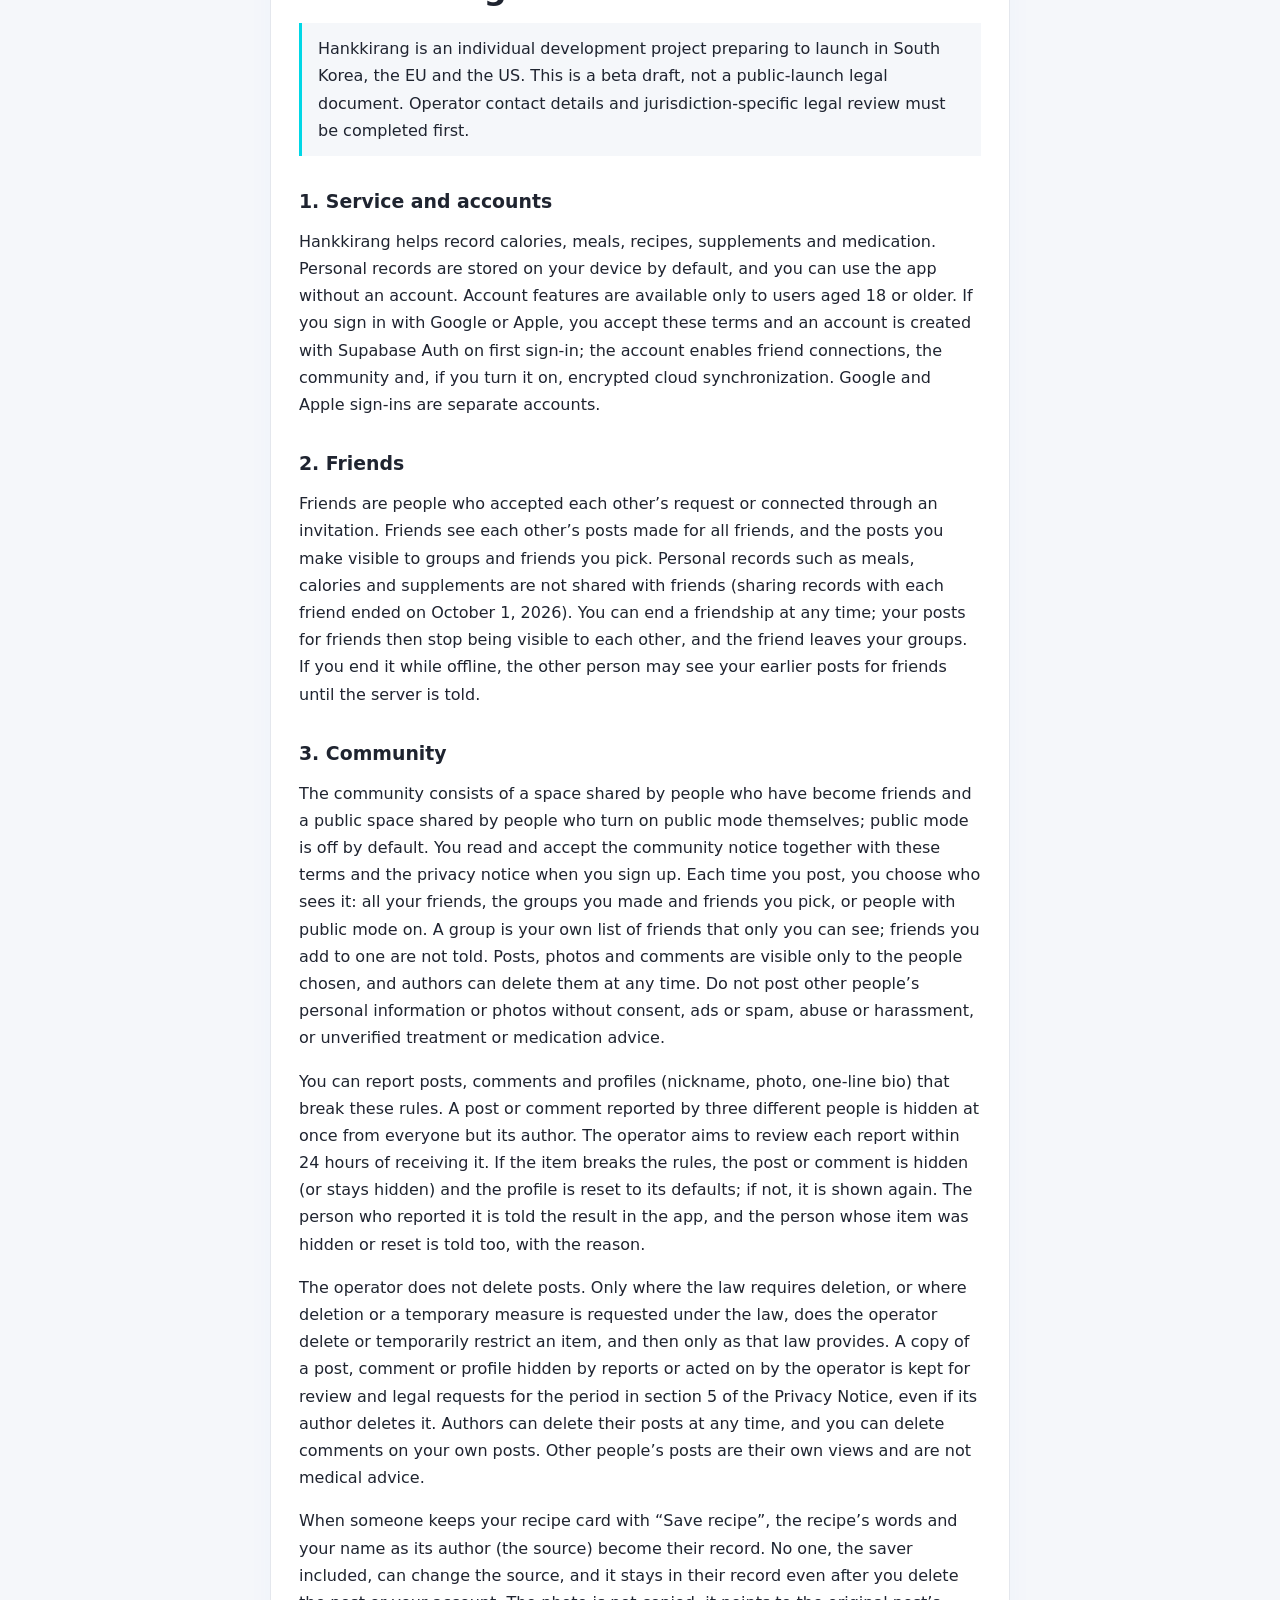
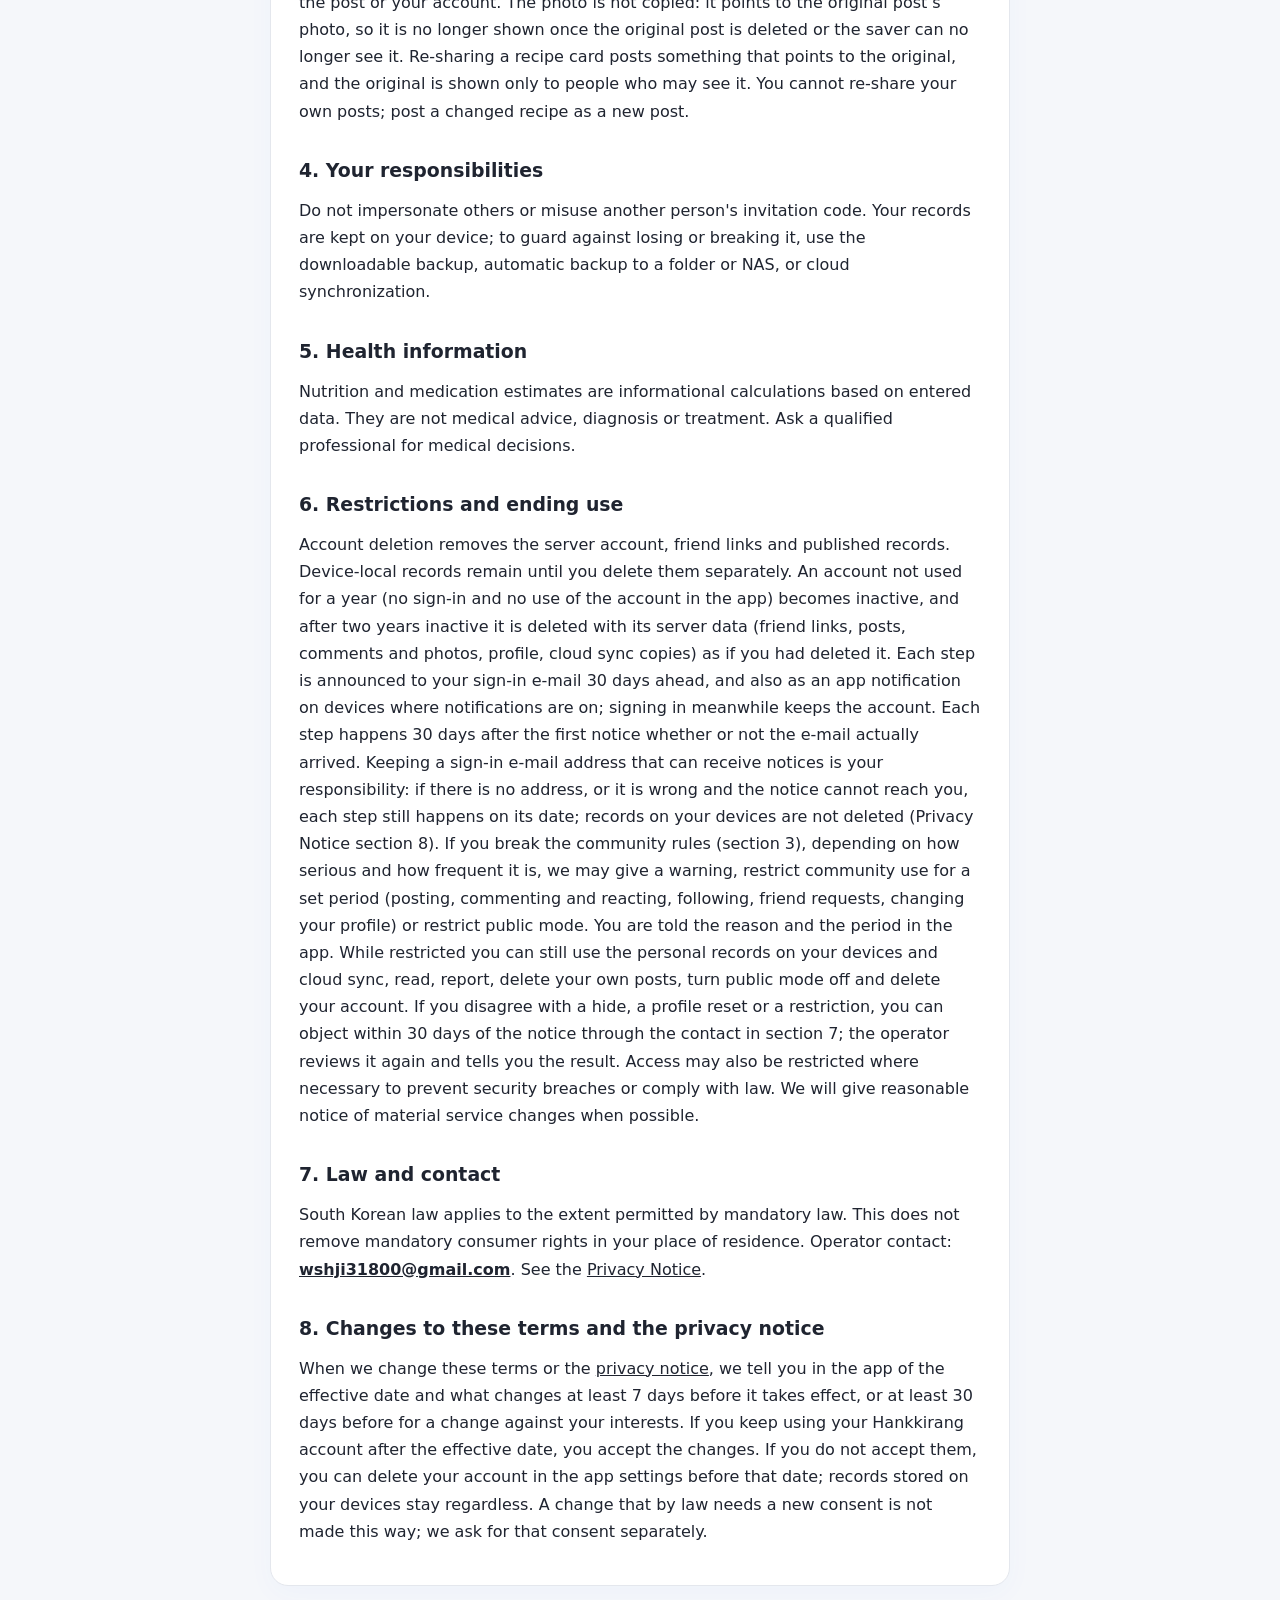
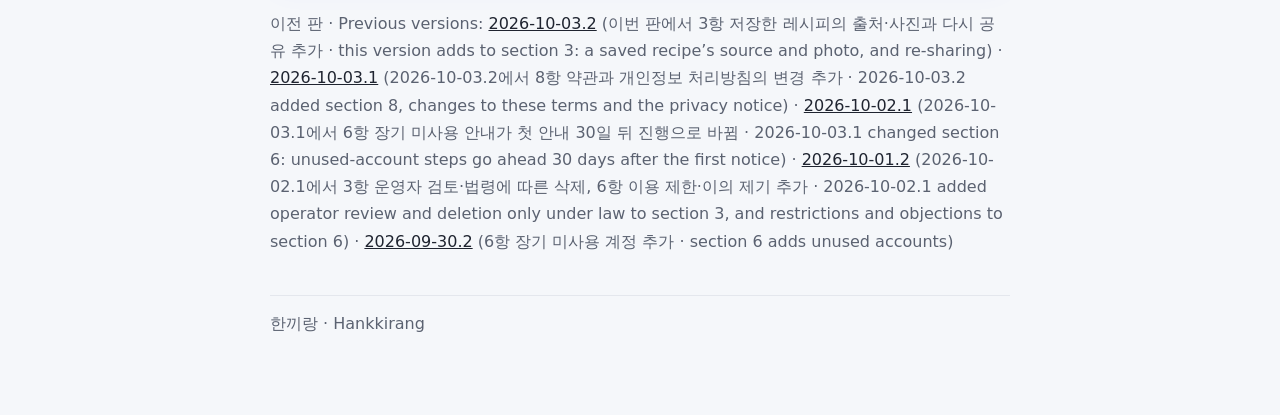
<file: terms.html>
<!doctype html><html lang="ko"><head><meta charset="utf-8"><meta name="viewport" content="width=device-width,initial-scale=1"><title>한끼랑 이용약관 | Terms</title><link rel="stylesheet" href="tokens.css"><link rel="stylesheet" href="legal.css"></head><body><header><a href="index.html">← 한끼랑</a><nav aria-label="언어"><a href="#ko">한국어</a><a href="#en">English</a><a href="privacy.html">개인정보 처리방침 / Privacy</a></nav></header><main>
<article id="ko" lang="ko"><p class="meta">시행일 2026년 10월 10일 · 버전 2026-10-04.1</p><p class="meta">이전 판(2026-10-03.2)과 바뀐 점: 3항에 「레시피 저장」으로 저장한 레시피의 출처와 사진, 레시피 카드 다시 공유를 적었습니다.</p><h1>한끼랑 이용약관</h1>
<p class="note">한끼랑은 개인 개발 프로젝트입니다. 본 약관은 한국·EU·미국 동시 출시를 준비하는 시험 운영용 초안입니다. 운영자 연락처와 지역별 법률 검토를 완료하기 전 공개 출시용으로 사용할 수 없습니다.</p>
<h2>1. 서비스와 계정</h2><p>한끼랑은 칼로리·식단·레시피·영양제·약 복용 기록을 돕는 앱입니다. 기본 기록은 사용 중인 기기에 저장되며 로그인하지 않아도 모든 개인 기능을 사용할 수 있습니다. 계정 기능은 만 18세 이상만 이용할 수 있습니다. Google 또는 Apple로 로그인하면 최초 로그인 때 약관에 동의하고 Supabase Auth에 계정이 만들어지며, 친구 연결과 커뮤니티, 사용자가 켠 경우 암호화 클라우드 동기화를 이용할 수 있습니다. Google 계정과 Apple 계정은 서로 다른 계정으로 다룹니다.</p>
<h2>2. 친구</h2><p>친구는 서로 수락하거나 초대로 연결한 사람입니다. 친구가 되면 친구 공개로 올린 글과 내가 고른 그룹·친구에게 공개한 글을 서로 볼 수 있습니다. 식단·칼로리·영양제 같은 개인 기록은 친구에게 공유되지 않습니다(2026년 10월 1일 친구별 기록 공유 종료). 친구 연결은 언제든 끊을 수 있고, 끊으면 서로의 친구 공개 글이 보이지 않고 내 그룹에서도 빠집니다. 오프라인에서 끊으면 서버에 반영될 때까지 상대가 기존 친구 공개 글을 볼 수 있습니다.</p><h2>3. 커뮤니티</h2><p>커뮤니티는 서로 친구가 된 사람끼리 쓰는 공간과, 공개 모드를 직접 켠 사람끼리 쓰는 공개 공간으로 이루어집니다. 공개 모드는 기본으로 꺼져 있습니다. 커뮤니티 이용 안내는 가입할 때 이 약관, 개인정보 처리방침과 함께 확인하고 동의합니다. 글을 올릴 때마다 볼 사람을 고릅니다: 친구 전체, 내가 만든 그룹과 직접 고른 친구, 또는 공개 모드를 켠 사람. 그룹은 내가 친구를 묶어 둔 목록으로 나만 볼 수 있고, 그룹에 넣은 친구에게 알리지 않습니다. 글·사진·댓글은 고른 사람에게만 보이며, 작성자가 언제든 삭제할 수 있습니다. 다른 사람의 개인정보나 사진을 동의 없이 올리거나, 광고·스팸, 욕설·괴롭힘, 검증되지 않은 치료·약 복용 권유를 올려서는 안 됩니다.</p><p>게시물·댓글·프로필(별명·사진·한 줄 소개)이 이 규칙에 어긋나면 신고할 수 있습니다. 서로 다른 세 사람의 신고가 쌓인 게시물·댓글은 바로 작성자 외에는 보이지 않게 숨겨집니다. 운영자는 신고를 받은 때부터 24시간 안에 검토하는 것을 목표로 합니다. 검토해 보니 규칙에 어긋나면 게시물·댓글을 숨기고(이미 숨겨졌으면 그대로 두고) 프로필은 기본값으로 되돌리며, 어긋나지 않으면 숨김을 풉니다. 결과는 신고한 사람에게 앱으로 알리고, 숨김이나 되돌림을 받은 사람에게도 이유와 함께 알립니다.</p><p>운영자는 게시물을 삭제하지 않습니다. 법령에 따라 삭제할 의무가 있거나 법령에 따른 삭제·임시조치 요청을 받은 경우에만 그 법령이 정한 대로 삭제하거나 임시조치합니다. 신고가 쌓여 숨겨졌거나 운영자가 조치한 게시물·댓글·프로필은 작성자가 지우더라도 검토와 법령상 요청 대응을 위해 개인정보 처리방침 5항의 기간 동안 사본을 보관합니다. 게시물은 작성자가 언제든 삭제할 수 있고, 내 게시물에 달린 댓글은 내가 삭제할 수 있습니다. 다른 사람의 게시물은 그 사람의 판단이며 의료 조언이 아닙니다.</p><p>다른 사람의 레시피 카드를 「레시피 저장」으로 저장하면 그 레시피의 글과 원 제작자 이름(출처)이 저장한 사람의 기록이 됩니다. 출처는 저장한 사람을 포함해 누구도 바꿀 수 없고, 원 제작자가 글을 지우거나 계정을 삭제해도 저장한 사람의 기록에 남습니다. 사진은 복사되지 않고 원글의 사진을 가리키므로, 원글이 지워지거나 저장한 사람이 더 이상 볼 수 없게 되면 함께 보이지 않습니다. 레시피 카드를 다시 공유하면 원글을 가리키는 글이 올라가고, 원글은 원글을 볼 수 있는 사람에게만 보입니다. 내 글은 다시 공유할 수 없으며, 고친 레시피는 새 글로 올립니다.</p><h2>4. 사용자의 책임</h2><p>타인의 권리를 침해하거나 허위 계정으로 다른 사람을 사칭하지 않아야 합니다. 타인의 초대 코드는 당사자의 허락을 받아 사용해 주세요. 기록은 사용 중인 기기에 저장되므로 기기 고장이나 분실에 대비해 백업 파일 다운로드, 폴더·NAS 자동 백업 또는 클라우드 동기화를 이용해 주세요.</p>
<h2>5. 건강 정보의 성격</h2><p>열량, 영양 성분 및 약물 잔류량 등의 수치와 그래프는 입력값을 바탕으로 한 참고용 추정입니다. 진단, 처방, 투약 결정이나 응급 대응을 대신하지 않습니다. 의료 관련 결정은 의료 전문가와 상의해 주세요.</p>
<h2>6. 이용 제한·종료</h2><p>계정 삭제를 선택하면 서버 계정, 친구 연결과 서버에 공유된 정보가 삭제됩니다. 기기 내 기록은 별도이며 사용자가 앱의 로컬 기록 삭제 기능으로 지울 수 있습니다. 1년 동안 로그인하거나 앱에서 계정을 쓰지 않으면 비활성 계정이 되고, 비활성 상태로 2년이 지나면 계정 삭제와 같이 계정과 서버의 정보(친구 연결, 게시글·댓글·사진, 프로필, 클라우드 동기화 사본)를 삭제합니다. 각 단계 30일 전에 로그인 이메일로 알리고, 알림을 켠 기기에는 앱 알림으로도 알립니다. 그 사이에 로그인하면 계정은 그대로 이어집니다. 각 단계는 처음 안내한 날부터 30일 뒤에 이메일이 실제로 도착했는지와 관계없이 진행합니다. 안내를 받을 수 있는 로그인 이메일을 유지하는 것은 사용자의 몫이며, 이메일 주소가 없거나 잘못돼 안내를 받지 못해도 각 단계는 정해진 날에 진행합니다. 기기에 저장된 기록은 지우지 않습니다(개인정보 처리방침 8항). 커뮤니티 이용 규칙(3항)을 어기면 위반의 정도와 횟수에 따라 경고, 기간을 정한 커뮤니티 이용 제한(게시물·댓글·반응 올리기, 팔로우, 친구 요청, 프로필 바꾸기), 공개 모드 이용 제한을 할 수 있습니다. 이용 제한은 이유와 기간을 앱으로 알립니다. 이용 제한 중에도 기기의 개인 기록과 클라우드 동기화, 글 읽기, 신고, 내 게시물 삭제, 공개 모드 끄기, 계정 삭제는 할 수 있습니다. 숨김, 프로필 되돌림, 이용 제한에 동의하지 않으면 알림을 받은 날부터 30일 안에 7항의 연락처로 이의를 제기할 수 있고, 운영자는 다시 검토해 결과를 알립니다. 보안 침해나 법령 위반을 막기 위해 필요한 경우 관련 법령에 따라 계정 접근을 제한할 수 있습니다. 서비스 변경 또는 종료 시 가능한 범위에서 사전에 안내합니다.</p>
<h2>7. 법률과 문의</h2><p>강행법규가 허용하는 범위에서 대한민국 법을 기준으로 합니다. 이 조항은 거주지의 소비자 보호 권리를 제한하지 않습니다. 운영자 연락처: <strong><a href="mailto:wshji31800@gmail.com">wshji31800@gmail.com</a></strong>. 개인정보 처리 내용은 <a href="privacy.html">개인정보 처리방침</a>에서 확인할 수 있습니다.</p><h2>8. 약관과 개인정보 처리방침의 변경</h2><p>이 약관이나 <a href="privacy.html">개인정보 처리방침</a>을 바꿀 때는 시행일과 바뀐 내용을 시행 7일 전까지 앱에서 알립니다. 이용자에게 불리하게 바꾸는 경우에는 시행 30일 전까지 알립니다. 시행일 이후에도 한끼랑 계정을 계속 이용하면 바뀐 내용에 동의한 것으로 봅니다. 동의하지 않으면 시행일 전에 앱 설정에서 계정을 삭제할 수 있으며, 기기에 저장된 기록은 계정 삭제와 관계없이 남습니다. 법령상 새로 동의를 받아야 하는 변경은 이 방법으로 갈음하지 않고 따로 동의를 받습니다.</p></article>
<article id="en" lang="en"><p class="meta">Effective October 10, 2026 · Version 2026-10-04.1</p><p class="meta">What changed from the previous version (2026-10-03.2): section 3 now covers the source and photo of a recipe kept with “Save recipe”, and re-sharing a recipe card.</p><h1>Hankkirang Terms of Use</h1><p class="note">Hankkirang is an individual development project preparing to launch in South Korea, the EU and the US. This is a beta draft, not a public-launch legal document. Operator contact details and jurisdiction-specific legal review must be completed first.</p><h2>1. Service and accounts</h2><p>Hankkirang helps record calories, meals, recipes, supplements and medication. Personal records are stored on your device by default, and you can use the app without an account. Account features are available only to users aged 18 or older. If you sign in with Google or Apple, you accept these terms and an account is created with Supabase Auth on first sign-in; the account enables friend connections, the community and, if you turn it on, encrypted cloud synchronization. Google and Apple sign-ins are separate accounts.</p><h2>2. Friends</h2><p>Friends are people who accepted each other’s request or connected through an invitation. Friends see each other’s posts made for all friends, and the posts you make visible to groups and friends you pick. Personal records such as meals, calories and supplements are not shared with friends (sharing records with each friend ended on October 1, 2026). You can end a friendship at any time; your posts for friends then stop being visible to each other, and the friend leaves your groups. If you end it while offline, the other person may see your earlier posts for friends until the server is told.</p><h2>3. Community</h2><p>The community consists of a space shared by people who have become friends and a public space shared by people who turn on public mode themselves; public mode is off by default. You read and accept the community notice together with these terms and the privacy notice when you sign up. Each time you post, you choose who sees it: all your friends, the groups you made and friends you pick, or people with public mode on. A group is your own list of friends that only you can see; friends you add to one are not told. Posts, photos and comments are visible only to the people chosen, and authors can delete them at any time. Do not post other people’s personal information or photos without consent, ads or spam, abuse or harassment, or unverified treatment or medication advice.</p><p>You can report posts, comments and profiles (nickname, photo, one-line bio) that break these rules. A post or comment reported by three different people is hidden at once from everyone but its author. The operator aims to review each report within 24 hours of receiving it. If the item breaks the rules, the post or comment is hidden (or stays hidden) and the profile is reset to its defaults; if not, it is shown again. The person who reported it is told the result in the app, and the person whose item was hidden or reset is told too, with the reason.</p><p>The operator does not delete posts. Only where the law requires deletion, or where deletion or a temporary measure is requested under the law, does the operator delete or temporarily restrict an item, and then only as that law provides. A copy of a post, comment or profile hidden by reports or acted on by the operator is kept for review and legal requests for the period in section 5 of the Privacy Notice, even if its author deletes it. Authors can delete their posts at any time, and you can delete comments on your own posts. Other people’s posts are their own views and are not medical advice.</p><p>When someone keeps your recipe card with “Save recipe”, the recipe’s words and your name as its author (the source) become their record. No one, the saver included, can change the source, and it stays in their record even after you delete the post or your account. The photo is not copied: it points to the original post’s photo, so it is no longer shown once the original post is deleted or the saver can no longer see it. Re-sharing a recipe card posts something that points to the original, and the original is shown only to people who may see it. You cannot re-share your own posts; post a changed recipe as a new post.</p><h2>4. Your responsibilities</h2><p>Do not impersonate others or misuse another person's invitation code. Your records are kept on your device; to guard against losing or breaking it, use the downloadable backup, automatic backup to a folder or NAS, or cloud synchronization.</p><h2>5. Health information</h2><p>Nutrition and medication estimates are informational calculations based on entered data. They are not medical advice, diagnosis or treatment. Ask a qualified professional for medical decisions.</p><h2>6. Restrictions and ending use</h2><p>Account deletion removes the server account, friend links and published records. Device-local records remain until you delete them separately. An account not used for a year (no sign-in and no use of the account in the app) becomes inactive, and after two years inactive it is deleted with its server data (friend links, posts, comments and photos, profile, cloud sync copies) as if you had deleted it. Each step is announced to your sign-in e-mail 30 days ahead, and also as an app notification on devices where notifications are on; signing in meanwhile keeps the account. Each step happens 30 days after the first notice whether or not the e-mail actually arrived. Keeping a sign-in e-mail address that can receive notices is your responsibility: if there is no address, or it is wrong and the notice cannot reach you, each step still happens on its date; records on your devices are not deleted (Privacy Notice section 8). If you break the community rules (section 3), depending on how serious and how frequent it is, we may give a warning, restrict community use for a set period (posting, commenting and reacting, following, friend requests, changing your profile) or restrict public mode. You are told the reason and the period in the app. While restricted you can still use the personal records on your devices and cloud sync, read, report, delete your own posts, turn public mode off and delete your account. If you disagree with a hide, a profile reset or a restriction, you can object within 30 days of the notice through the contact in section 7; the operator reviews it again and tells you the result. Access may also be restricted where necessary to prevent security breaches or comply with law. We will give reasonable notice of material service changes when possible.</p><h2>7. Law and contact</h2><p>South Korean law applies to the extent permitted by mandatory law. This does not remove mandatory consumer rights in your place of residence. Operator contact: <strong><a href="mailto:wshji31800@gmail.com">wshji31800@gmail.com</a></strong>. See the <a href="privacy.html">Privacy Notice</a>.</p><h2>8. Changes to these terms and the privacy notice</h2><p>When we change these terms or the <a href="privacy.html">privacy notice</a>, we tell you in the app of the effective date and what changes at least 7 days before it takes effect, or at least 30 days before for a change against your interests. If you keep using your Hankkirang account after the effective date, you accept the changes. If you do not accept them, you can delete your account in the app settings before that date; records stored on your devices stay regardless. A change that by law needs a new consent is not made this way; we ask for that consent separately.</p></article><p class="meta">이전 판 · Previous versions: <a href="https://wshji31800.github.io/hankkirang/terms-2026-10-03.2.html" target="_blank" rel="noopener">2026-10-03.2</a> (이번 판에서 3항 저장한 레시피의 출처·사진과 다시 공유 추가 · this version adds to section 3: a saved recipe’s source and photo, and re-sharing) · <a href="https://wshji31800.github.io/hankkirang/terms-2026-10-03.1.html" target="_blank" rel="noopener">2026-10-03.1</a> (2026-10-03.2에서 8항 약관과 개인정보 처리방침의 변경 추가 · 2026-10-03.2 added section 8, changes to these terms and the privacy notice) · <a href="https://wshji31800.github.io/hankkirang/terms-2026-10-02.1.html" target="_blank" rel="noopener">2026-10-02.1</a> (2026-10-03.1에서 6항 장기 미사용 안내가 첫 안내 30일 뒤 진행으로 바뀜 · 2026-10-03.1 changed section 6: unused-account steps go ahead 30 days after the first notice) · <a href="https://wshji31800.github.io/hankkirang/terms-2026-10-01.2.html" target="_blank" rel="noopener">2026-10-01.2</a> (2026-10-02.1에서 3항 운영자 검토·법령에 따른 삭제, 6항 이용 제한·이의 제기 추가 · 2026-10-02.1 added operator review and deletion only under law to section 3, and restrictions and objections to section 6) · <a href="https://wshji31800.github.io/hankkirang/terms-2026-09-30.2.html" target="_blank" rel="noopener">2026-09-30.2</a> (6항 장기 미사용 계정 추가 · section 6 adds unused accounts)</p><footer>한끼랑 · Hankkirang</footer></main></body></html>
</file>
<file: tokens.css>
/* The single source of colour, type and depth for every screen on every platform.
   Screens use the semantic names below; the brand palette appears only here.

   Brand palette (2026-09):
   cobalt blue #2563FF  main accent: primary buttons, selection, progress
   aqua        #00D7E6  sub: charts and quiet highlights
   purple      #7C5CFC  sub/charts
   coral       #FF7A6B  point: notification dots, the logo spark, small alerts
   green       #16A34A  round checks (eaten, taken, done, picked); stays green whatever the accent
   white       #FFFFFF  base background
   charcoal    #1F2430  text
   The logo mark keeps its own navy #1F355E.

   Text stays charcoal or grey. Colour is for actions, state and data, not for words. */
:root{
 --brand-navy:#1F355E;
 --blue:#2563FF;--aqua:#00D7E6;--purple:#7C5CFC;--coral:#FF7A6B;

 --text:#1F2430;--text-2:#5B6271;--text-3:#6B7280;--on-accent:#FFFFFF;
 --bg:#FFFFFF;--card:#FFFFFF;--surface:#F5F7FA;--surface-2:#ECEFF4;
 --border:#E4E7ED;--border-strong:#CDD2DB;--separator:#EDF0F4;

 --check:#16A34A;--on-check:#FFFFFF;
 --accent:var(--blue);--accent-pressed:#1B4FE0;--accent-50:#EEF3FF;--accent-100:#DCE6FF;
 --aqua-50:#E6FBFC;--purple-50:#F2EFFF;
 --point:var(--coral);--point-50:#FFF1EF;
 --danger:#D8453A;--danger-50:#FFF1EF;

 /* Data colours: calories and the three macronutrients. */
 --chart-calories:var(--blue);--chart-direct:#8A99B0;
 --chart-carbs:var(--aqua);--chart-protein:var(--purple);--chart-fat:var(--coral);

 --shadow-card:0 1px 2px rgba(31,36,48,.04),0 4px 16px rgba(31,36,48,.05);
 --shadow-raised:0 1px 2px rgba(31,36,48,.05),0 10px 28px rgba(31,36,48,.08);
 --shadow-float:0 0 0 .5px rgba(31,36,48,.06),0 12px 32px rgba(31,36,48,.12),0 2px 8px rgba(31,36,48,.05);
 --glass:rgba(255,255,255,.86);--glass-edge:rgba(255,255,255,.6);
 --tint-soft:var(--accent-50);
 --radius:18px;--radius-control:12px;

 /* The Korean system font is named first: some WebKit builds fail to fall back from
    -apple-system to Hangul glyphs. Windows and Android skip to Segoe/Malgun and Noto/Roboto. */
 --font:"Apple SD Gothic Neo",-apple-system,BlinkMacSystemFont,"Segoe UI Variable Text","Segoe UI","Malgun Gothic","Noto Sans KR",Roboto,system-ui,sans-serif;

 /* Names used by earlier stylesheets. */
 --soft:var(--surface);--muted:var(--text-2);--selected:var(--accent-50);
 --sage:var(--accent);--sage-soft:var(--accent-50);--sage-text:var(--text);
 --mustard:var(--point);--warning-soft:var(--point-50);--danger-soft:var(--danger-50);
 --direct:var(--chart-direct);--shadow:var(--shadow-card);
 --line:var(--border);--ink:var(--text);
 /* Toasts stay high-contrast against the page in both themes. */
 --toast-bg:#1F2430;--toast-text:#FFFFFF;
 --logo-filter:none;
 /* Dark-theme accent tints; the accent setting replaces these with its own. */
 --accent-50-dark:#1A2745;--accent-100-dark:#1B2E5B;--accent-ink-dark:#5182FF;

 color-scheme:light;accent-color:var(--accent);
 font-family:var(--font);color:var(--text);background:var(--bg);
 -webkit-font-smoothing:antialiased;text-rendering:optimizeLegibility;
}

/* Dark theme follows the device setting unless 화면 모드 in Settings picks light or dark (data-theme on
   the root, preferences.js). Surfaces step up in lightness with elevation;
   text keeps at least 4.5:1 on cards. Accent tints come from the accent setting's dark
   variants (!important beats the inline light values it also writes). */
@media (prefers-color-scheme:dark){
 :root:not([data-theme=light]){
  --text:#ECEEF2;--text-2:#B0B7C3;--text-3:#8F98A6;
  --bg:#0F1115;--card:#181B21;--surface:#20242B;--surface-2:#282D35;
  --border:#2E343D;--border-strong:#3C434E;--separator:#252A31;
  --aqua-50:#123236;--purple-50:#231E3D;--point-50:#3A2320;--danger:#FF6B5F;--danger-50:#3A2320;
  --accent-50:var(--accent-50-dark)!important;--accent-100:var(--accent-100-dark)!important;--accent-ink:var(--accent-ink-dark)!important;
  --shadow-card:0 1px 2px rgba(0,0,0,.4);
  --shadow-raised:0 1px 2px rgba(0,0,0,.4),0 10px 28px rgba(0,0,0,.35);
  --shadow-float:0 0 0 .5px rgba(255,255,255,.06),0 12px 32px rgba(0,0,0,.5);
  --glass:rgba(24,27,33,.86);--glass-edge:rgba(255,255,255,.08);
  --toast-bg:#E9ECF2;--toast-text:#15171C;
  --logo-filter:brightness(0) invert(.94);
  color-scheme:dark;
 }
}
/* 화면 모드 다크 (2026-10-04 user decision): the same theme whatever the device is set to. */
:root[data-theme=dark]{
 --text:#ECEEF2;--text-2:#B0B7C3;--text-3:#8F98A6;
 --bg:#0F1115;--card:#181B21;--surface:#20242B;--surface-2:#282D35;
 --border:#2E343D;--border-strong:#3C434E;--separator:#252A31;
 --aqua-50:#123236;--purple-50:#231E3D;--point-50:#3A2320;--danger:#FF6B5F;--danger-50:#3A2320;
 --accent-50:var(--accent-50-dark)!important;--accent-100:var(--accent-100-dark)!important;--accent-ink:var(--accent-ink-dark)!important;
 --shadow-card:0 1px 2px rgba(0,0,0,.4);
 --shadow-raised:0 1px 2px rgba(0,0,0,.4),0 10px 28px rgba(0,0,0,.35);
 --shadow-float:0 0 0 .5px rgba(255,255,255,.06),0 12px 32px rgba(0,0,0,.5);
 --glass:rgba(24,27,33,.86);--glass-edge:rgba(255,255,255,.08);
 --toast-bg:#E9ECF2;--toast-text:#15171C;
 --logo-filter:brightness(0) invert(.94);
 color-scheme:dark;
}
</file>
<file: legal.css>
:root{background:var(--surface)}*{box-sizing:border-box}body{margin:0}header{background:var(--card);border-bottom:1px solid var(--border);padding:20px max(20px,calc((100vw - 780px)/2))}header a{color:var(--text);text-decoration:none}header strong{font-size:1.2rem}main{max-width:780px;margin:30px auto 80px;padding:0 20px}h1{font-size:2rem;margin:.3em 0 0}h2{font-size:1.18rem;margin:1.8em 0 .5em}p,li{line-height:1.7}ul{padding-left:1.4em}nav{display:flex;gap:14px;margin-top:12px}nav a,a{color:var(--text)}article{background:var(--card);border:1px solid var(--border);border-radius:18px;padding:24px 28px;margin:24px 0;box-shadow:0 8px 28px color-mix(in srgb,var(--accent) 3%,transparent)}.meta{color:var(--text-2)}.note{border-left:3px solid var(--aqua);background:var(--surface);padding:12px 16px}.table-wrap{overflow-x:auto}table{width:100%;border-collapse:collapse;min-width:500px}h3{font-size:1.02rem;margin:1.4em 0 .4em}.facts{display:grid;grid-template-columns:10em 1fr;gap:8px 16px;margin:0 0 8px;padding-bottom:14px;border-bottom:1px solid var(--border)}.facts dt{font-weight:600;color:var(--text-2)}.facts dd{margin:0;line-height:1.7}th,td{text-align:left;vertical-align:top;border-bottom:1px solid var(--border);padding:10px}th{background:var(--surface)}footer{margin-top:40px;border-top:1px solid var(--border);padding-top:18px;color:var(--text-2)}html{scroll-behavior:smooth}@media(max-width:600px){h1{font-size:1.55rem}article{padding:18px}.facts{grid-template-columns:1fr;gap:2px}.facts dd{margin-bottom:10px}}
</file>
